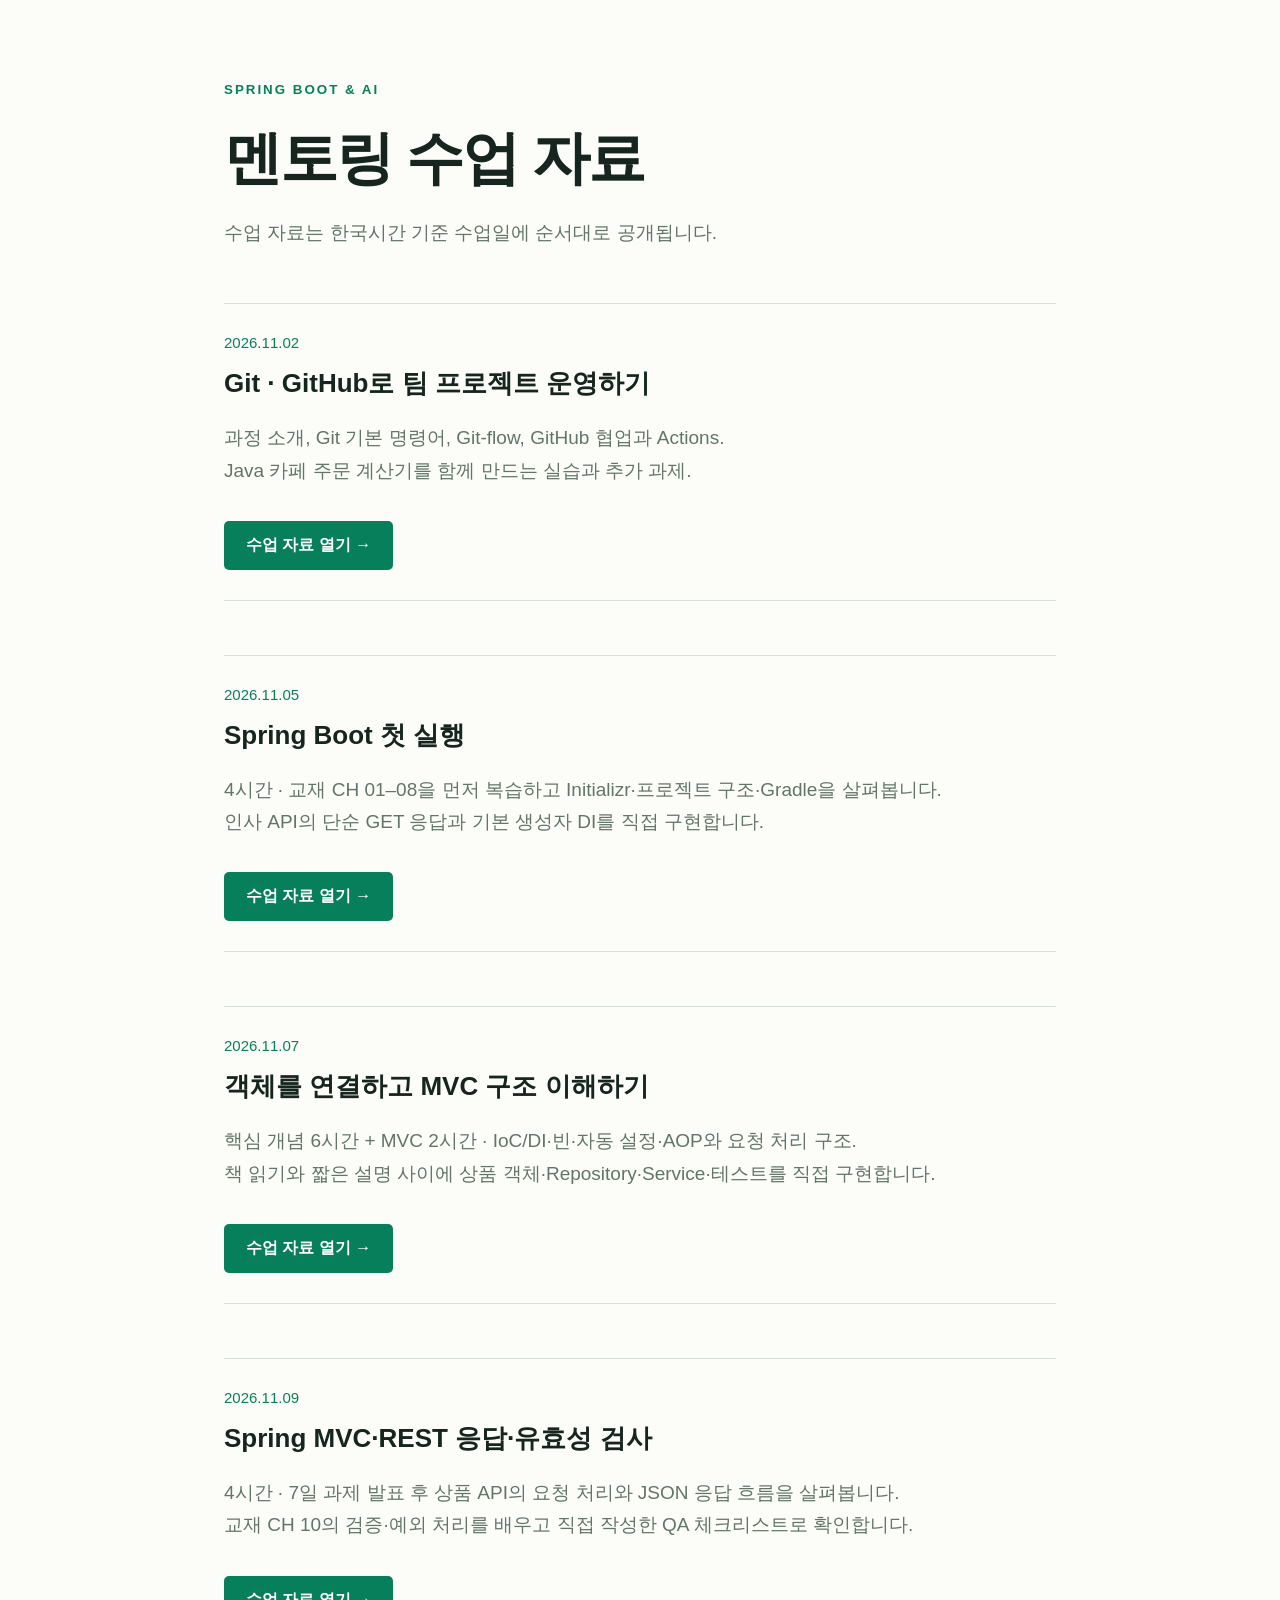
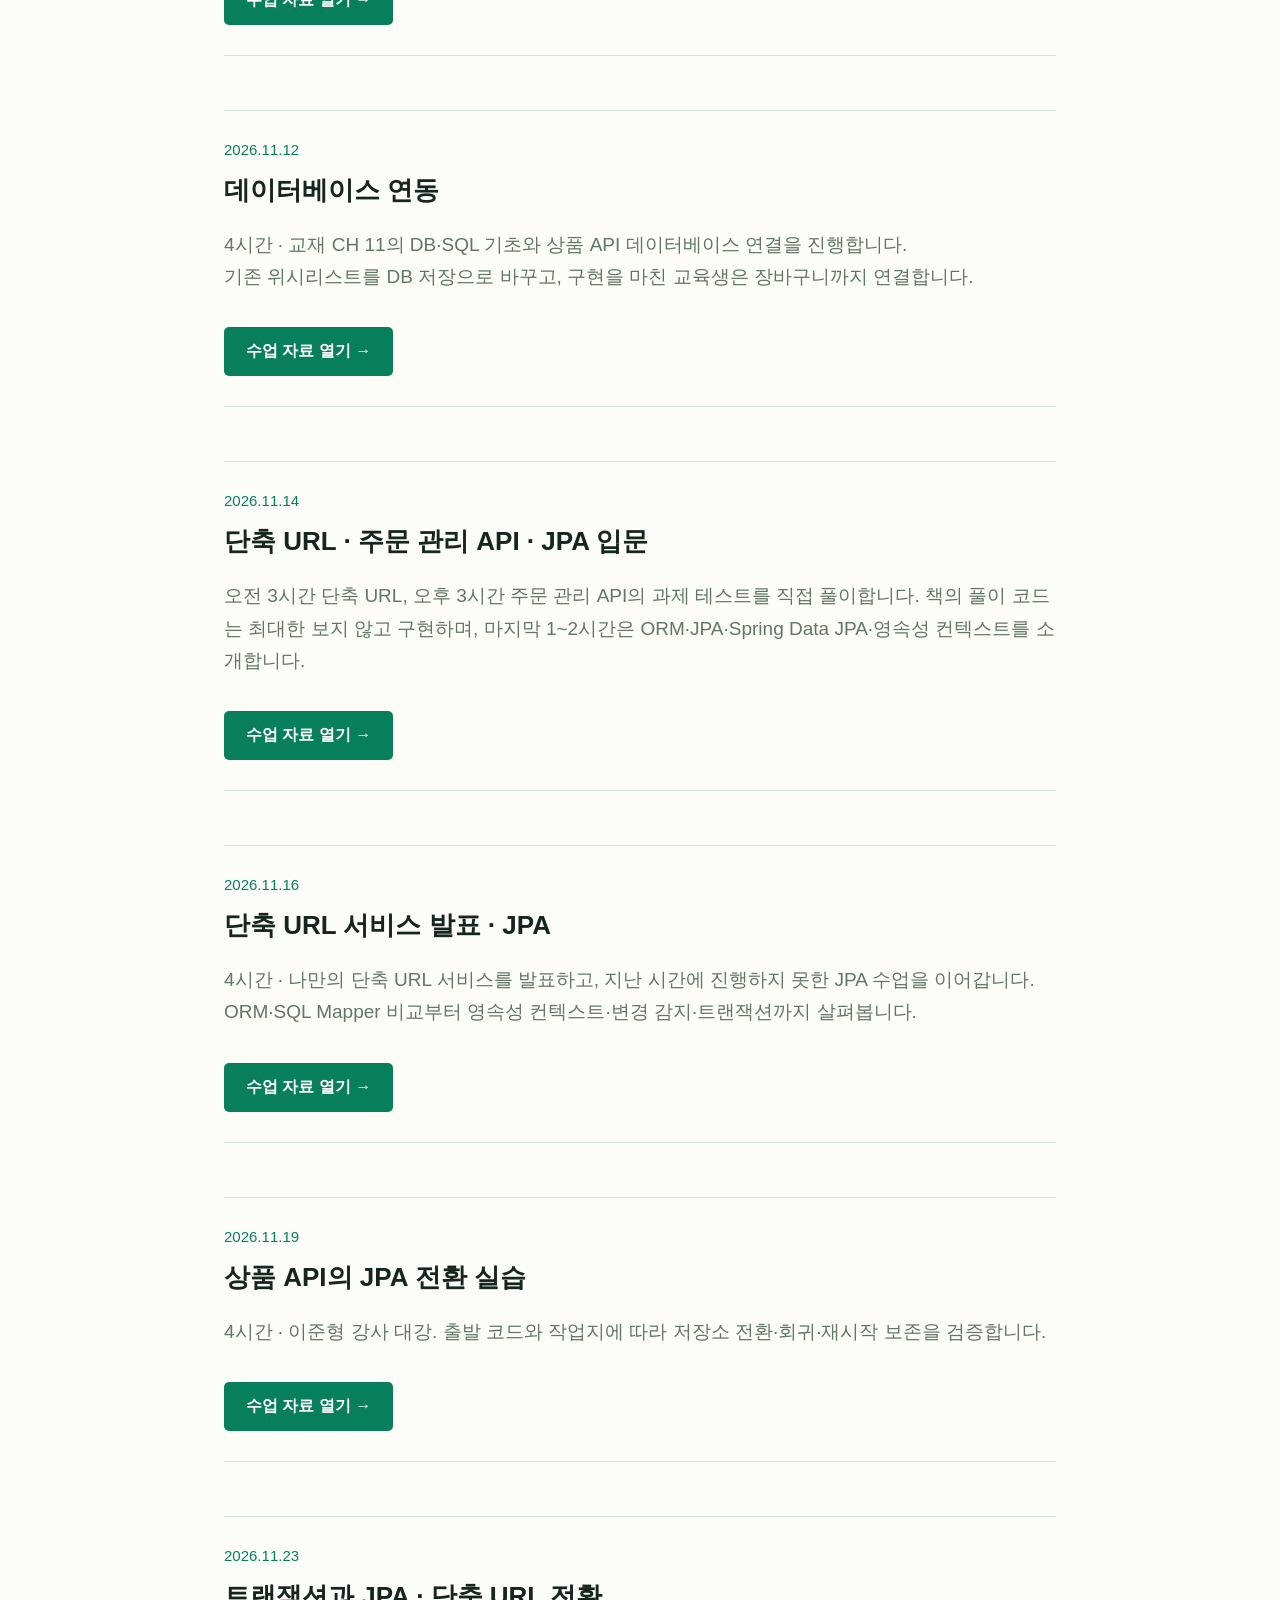
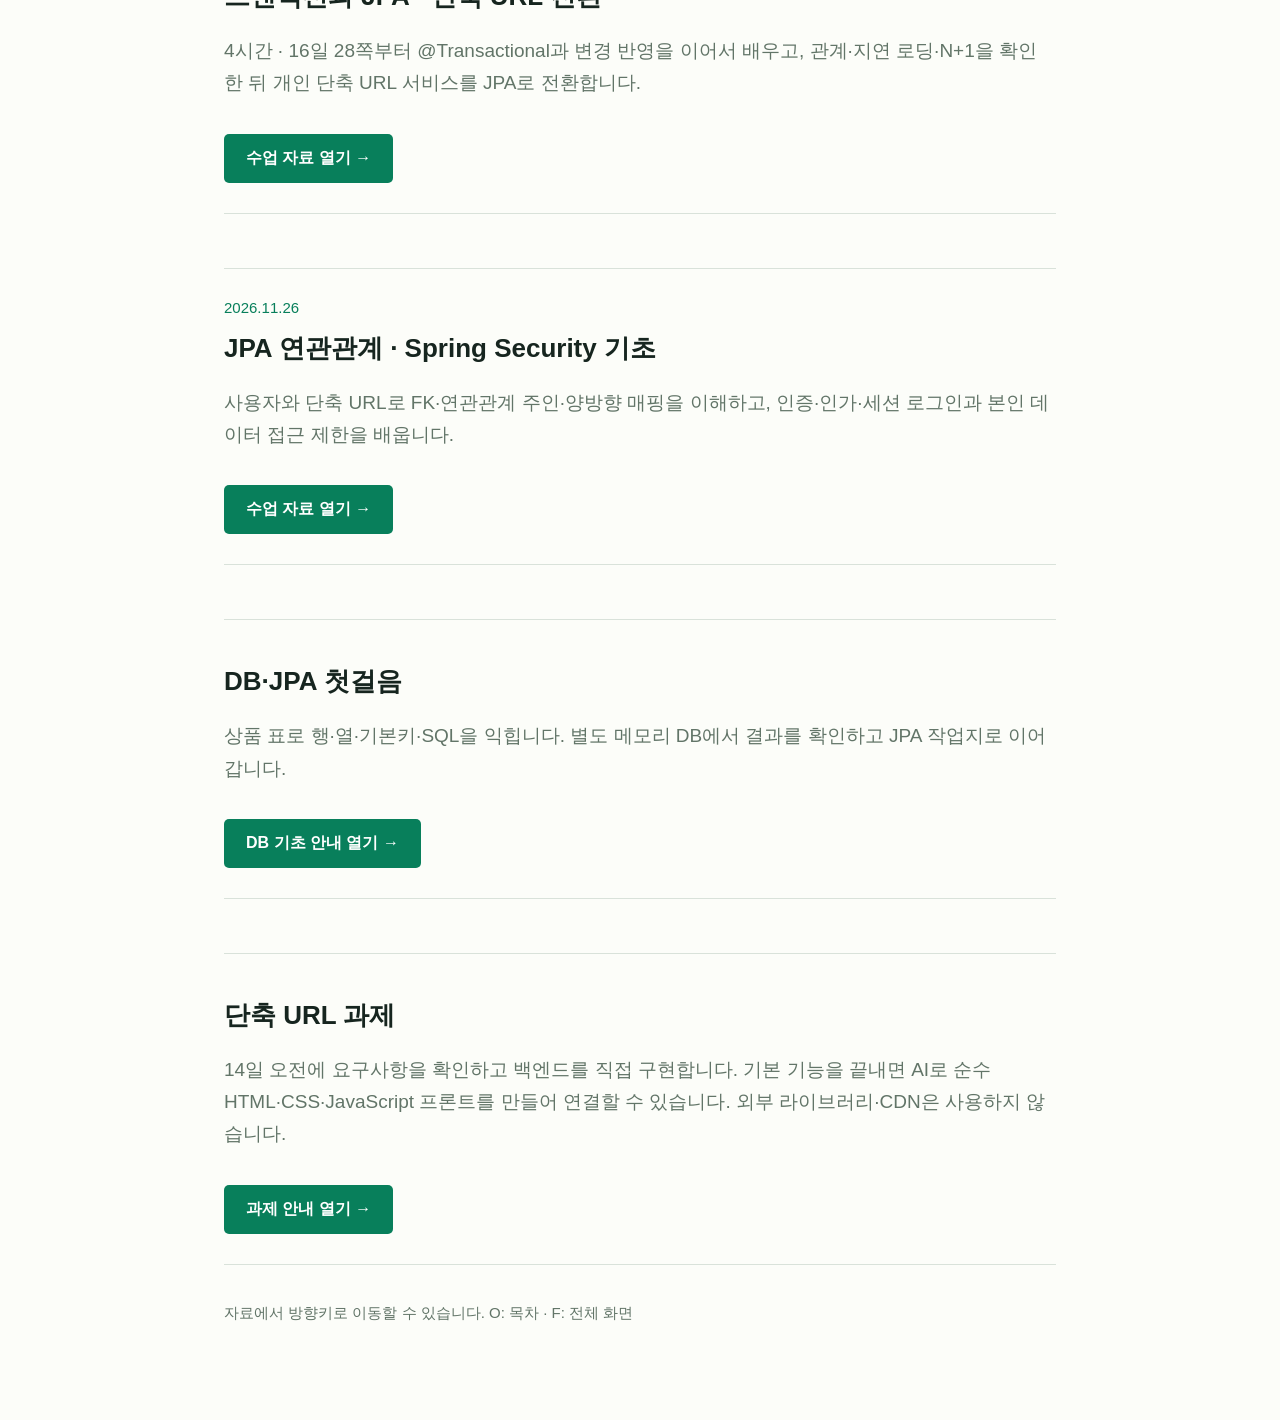
<file: index.html>
<!doctype html>
<html lang="ko">
<head>
<meta charset="utf-8">
<meta name="viewport" content="width=device-width, initial-scale=1">
<title>멘토링 수업 자료</title>
<style>
*{box-sizing:border-box}[hidden]{display:none!important}body{margin:0;background:#fcfdf9;color:#16251f;font-family:-apple-system,BlinkMacSystemFont,"Apple SD Gothic Neo","Malgun Gothic",sans-serif}main{max-width:880px;margin:0 auto;padding:80px 24px}small{color:#087f5b;letter-spacing:2px;font-weight:700}h1{font-size:clamp(36px,6vw,58px);letter-spacing:-2px;margin:22px 0 16px}p{font-size:19px;line-height:1.7;color:#627568}section{margin-top:54px;border-top:1px solid #d9e2da;border-bottom:1px solid #d9e2da;padding:30px 0}time{font-size:15px;color:#087f5b}h2{font-size:26px;line-height:1.5;margin:12px 0}a{color:#087f5b;text-decoration:none}a:hover{text-decoration:underline}.open{display:inline-block;margin-top:15px;background:#087f5b;color:white;padding:14px 22px;border-radius:5px;font-weight:600}.hint{font-size:15px;margin-top:35px}a:focus-visible{outline:3px solid #8bc1f7;outline-offset:5px}
</style>
<script src="./release-schedule.js" defer></script>
</head>
<body>
<main>
<small>SPRING BOOT &amp; AI</small>
<h1>멘토링 수업 자료</h1>
<p>수업 자료는 한국시간 기준 수업일에 순서대로 공개됩니다.</p>
<section hidden data-published="true" data-release-date="2026-11-02">
<time datetime="2026-11-02">2026.11.02</time>
<h2>Git · GitHub로 팀 프로젝트 운영하기</h2>
<p>과정 소개, Git 기본 명령어, Git-flow, GitHub 협업과 Actions.<br>Java 카페 주문 계산기를 함께 만드는 실습과 추가 과제.</p>
<a class="open" href="./2026-11-02/">수업 자료 열기 →</a>
</section>
<section hidden data-published="true" data-release-date="2026-11-05">
<time datetime="2026-11-05">2026.11.05</time>
<h2>Spring Boot 첫 실행</h2>
<p>4시간 · 교재 CH 01–08을 먼저 복습하고 Initializr·프로젝트 구조·Gradle을 살펴봅니다.<br>인사 API의 단순 GET 응답과 기본 생성자 DI를 직접 구현합니다.</p>
<a class="open" href="./2026-11-05/">수업 자료 열기 →</a>
</section>
<section hidden data-published="true" data-release-date="2026-11-07">
<time datetime="2026-11-07">2026.11.07</time>
<h2>객체를 연결하고 MVC 구조 이해하기</h2>
<p>핵심 개념 6시간 + MVC 2시간 · IoC/DI·빈·자동 설정·AOP와 요청 처리 구조.<br>책 읽기와 짧은 설명 사이에 상품 객체·Repository·Service·테스트를 직접 구현합니다.</p>
<a class="open" href="./2026-11-07/">수업 자료 열기 →</a>
</section>
<section hidden data-published="true" data-release-date="2026-11-09">
<time datetime="2026-11-09">2026.11.09</time>
<h2>Spring MVC·REST 응답·유효성 검사</h2>
<p>4시간 · 7일 과제 발표 후 상품 API의 요청 처리와 JSON 응답 흐름을 살펴봅니다.<br>교재 CH 10의 검증·예외 처리를 배우고 직접 작성한 QA 체크리스트로 확인합니다.</p>
<a class="open" href="./2026-11-09/">수업 자료 열기 →</a>
</section>
<section hidden data-published="true" data-release-date="2026-11-12">
<time datetime="2026-11-12">2026.11.12</time>
<h2>데이터베이스 연동</h2>
<p>4시간 · 교재 CH 11의 DB·SQL 기초와 상품 API 데이터베이스 연결을 진행합니다.<br>기존 위시리스트를 DB 저장으로 바꾸고, 구현을 마친 교육생은 장바구니까지 연결합니다.</p>
<a class="open" href="./2026-11-12/">수업 자료 열기 →</a>
</section>
<section hidden data-published="true" data-release-date="2026-11-14"><time datetime="2026-11-14">2026.11.14</time><h2>단축 URL · 주문 관리 API · JPA 입문</h2><p>오전 3시간 단축 URL, 오후 3시간 주문 관리 API의 과제 테스트를 직접 풀이합니다. 책의 풀이 코드는 최대한 보지 않고 구현하며, 마지막 1~2시간은 ORM·JPA·Spring Data JPA·영속성 컨텍스트를 소개합니다.</p><a class="open" href="./2026-11-14/">수업 자료 열기 →</a></section>
<section hidden data-published="true" data-release-date="2026-11-16"><time datetime="2026-11-16">2026.11.16</time><h2>단축 URL 서비스 발표 · JPA</h2><p>4시간 · 나만의 단축 URL 서비스를 발표하고, 지난 시간에 진행하지 못한 JPA 수업을 이어갑니다. ORM·SQL Mapper 비교부터 영속성 컨텍스트·변경 감지·트랜잭션까지 살펴봅니다.</p><a class="open" href="./2026-11-16/">수업 자료 열기 →</a></section>
<section hidden data-published="true" data-release-date="2026-11-19"><time datetime="2026-11-19">2026.11.19</time><h2>상품 API의 JPA 전환 실습</h2><p>4시간 · 이준형 강사 대강. 출발 코드와 작업지에 따라 저장소 전환·회귀·재시작 보존을 검증합니다.</p><a class="open" href="./2026-11-19/">수업 자료 열기 →</a></section>
<section hidden data-published="true" data-release-date="2026-11-23"><time datetime="2026-11-23">2026.11.23</time><h2>트랜잭션과 JPA · 단축 URL 전환</h2><p>4시간 · 16일 28쪽부터 @Transactional과 변경 반영을 이어서 배우고, 관계·지연 로딩·N+1을 확인한 뒤 개인 단축 URL 서비스를 JPA로 전환합니다.</p><a class="open" href="./2026-11-23/">수업 자료 열기 →</a></section>
<section hidden data-published="true" data-release-date="2026-11-26"><time datetime="2026-11-26">2026.11.26</time><h2>JPA 연관관계 · Spring Security 기초</h2><p>사용자와 단축 URL로 FK·연관관계 주인·양방향 매핑을 이해하고, 인증·인가·세션 로그인과 본인 데이터 접근 제한을 배웁니다.</p><a class="open" href="./2026-11-26/">수업 자료 열기 →</a></section>
<section hidden data-published="true" data-release-date="2026-11-12"><h2>DB·JPA 첫걸음</h2><p>상품 표로 행·열·기본키·SQL을 익힙니다. 별도 메모리 DB에서 결과를 확인하고 JPA 작업지로 이어갑니다.</p><a class="open" href="./shared/db-basics/">DB 기초 안내 열기 →</a></section>
<section hidden data-published="true" data-release-date="2026-11-12"><h2>단축 URL 과제</h2><p>14일 오전에 요구사항을 확인하고 백엔드를 직접 구현합니다. 기본 기능을 끝내면 AI로 순수 HTML·CSS·JavaScript 프론트를 만들어 연결할 수 있습니다. 외부 라이브러리·CDN은 사용하지 않습니다.</p><a class="open" href="./assignments/short-url/">과제 안내 열기 →</a></section>
<p id="release-status" role="status" hidden>아직 공개된 자료가 없습니다. 수업일에 다시 확인해 주세요.</p>
<noscript><p>자료 목록을 보려면 브라우저에서 JavaScript를 켜 주세요.</p></noscript>
<p class="hint">자료에서 방향키로 이동할 수 있습니다. O: 목차 · F: 전체 화면</p>
</main>
</body>
</html>
</file>
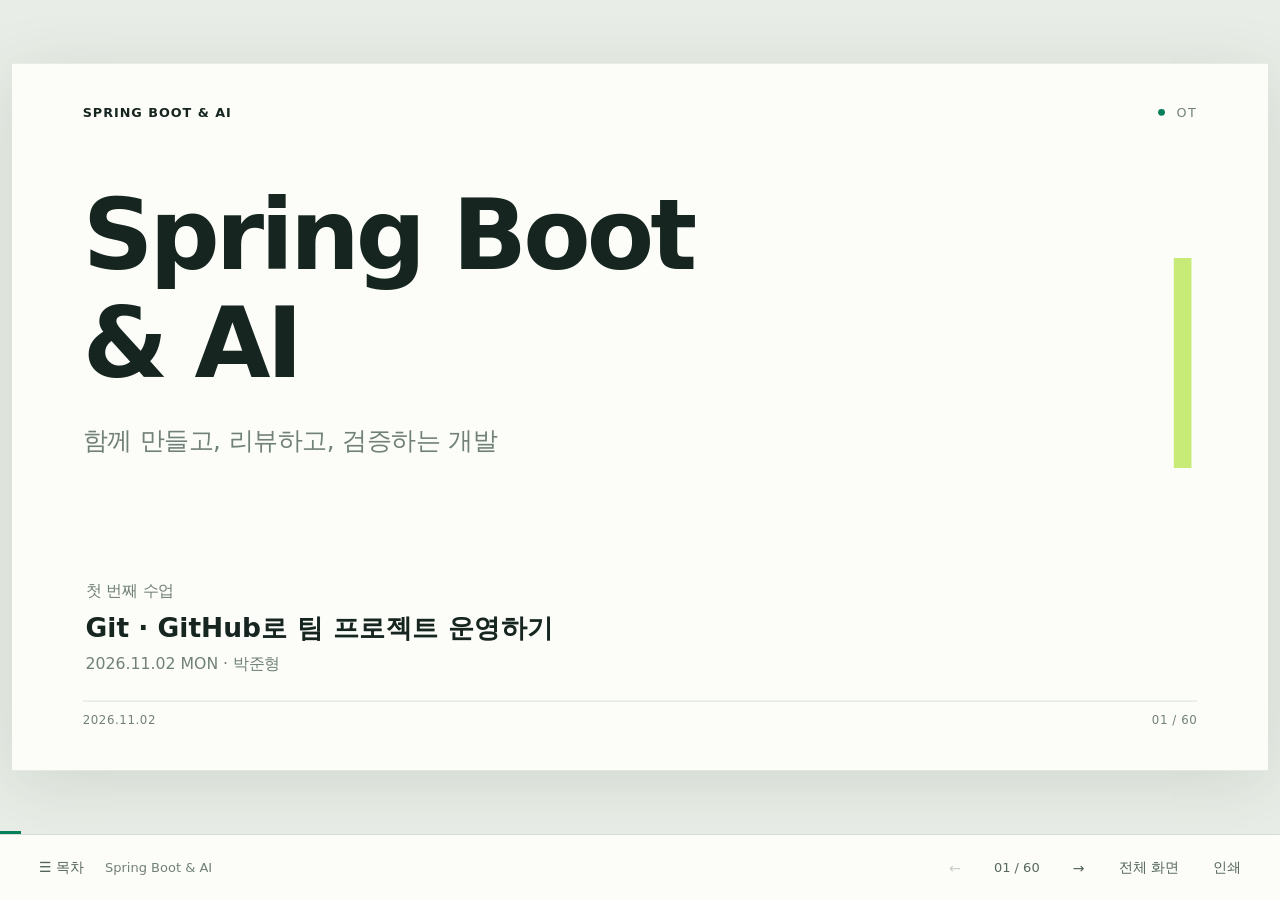
<file: 2026-11-02/index.html>
<!doctype html><html lang="ko"><head><meta charset="utf-8"><meta name="viewport" content="width=device-width, initial-scale=1"><title>Spring Boot & AI · 첫 수업 · GitHub 협업</title><style>
:root{--ink:#16251f;--muted:#718078;--green:#087f5b;--light:#edf5ee;--line:#d9e2da;--paper:#fcfdf9;--accent:#c8eb78}*{box-sizing:border-box}body{margin:0;background:#e9ede7;color:var(--ink);font-family:Inter,"Pretendard","Apple SD Gothic Neo","Malgun Gothic",system-ui,sans-serif}button,a{font:inherit}button{cursor:pointer}button:focus-visible,a:focus-visible{outline:3px solid #8bc1f7;outline-offset:4px}button{border:0}#workspace{height:calc(100dvh - 66px);position:relative;overflow:hidden;display:flex;align-items:center;justify-content:center}#stage{width:1280px;height:720px;position:absolute;transform-origin:center center;flex-shrink:0;box-shadow:0 12px 65px #243a2521}.slide{position:absolute;inset:0;background:var(--paper);padding:42px 72px 46px;display:none;overflow:hidden}.slide.active{display:flex;flex-direction:column}.topline{display:flex;align-items:center;justify-content:space-between;font-size:13px;letter-spacing:1.6px;color:var(--muted);text-transform:uppercase}.topline .brand{font-weight:750;color:var(--ink);letter-spacing:1px}.chapter-tag{display:flex;gap:12px;align-items:center}.chapter-tag:before{content:"";height:7px;width:7px;background:var(--green);border-radius:50%}h1{font-size:46px;line-height:1.28;letter-spacing:-1.8px;margin:40px 0 0;font-weight:760;word-break:keep-all}h3{font-size:29px;line-height:1.4;letter-spacing:-.7px;margin:13px 0 13px;word-break:keep-all}p{font-size:23px;line-height:1.65;letter-spacing:-.4px;margin:12px 0;word-break:keep-all}b,strong{font-weight:720}.subtitle{font-size:23px;color:var(--muted);margin:15px 0 0;line-height:1.55;word-break:keep-all}.content{flex:1;min-height:0;margin-top:32px;position:relative;display:flex;flex-direction:column;justify-content:center;gap:22px}.foot{height:25px;margin-top:20px;padding-top:14px;border-top:1px solid var(--line);display:flex;justify-content:space-between;align-items:center;color:var(--muted);font-size:12px;letter-spacing:.6px}.cols{display:flex;gap:44px;width:100%}.col{flex:1;min-width:0;padding:9px 0}.col+.col{border-left:1px solid var(--line);padding-left:35px}.eyebrow{color:var(--green);font-size:15px;font-weight:750;letter-spacing:1.2px;margin:0 0 12px}.col p{font-size:22px;color:#526359}.callout{font-size:22px;line-height:1.6;background:var(--light);border-left:4px solid var(--green);padding:16px 22px;word-break:keep-all;margin-top:8px}.callout code{font-size:19px}pre{margin:0;background:#172c25;border-radius:7px;padding:22px 26px;color:#e4f1e8;font:20px/1.7 "SFMono-Regular",Consolas,"Liberation Mono",monospace;white-space:pre-wrap;overflow-wrap:anywhere;tab-size:2}code{font-family:"SFMono-Regular",Consolas,"Liberation Mono",monospace;font-size:.9em}.cols pre{font-size:16.5px;padding:22px 19px;line-height:1.85}.path{font-size:19px;color:var(--green);padding-bottom:13px;border-bottom:1px solid var(--line)}.steps{list-style:none;padding:0;margin:0;display:flex;flex-direction:column;gap:19px}.steps li{display:flex;align-items:flex-start;gap:22px;font-size:23px;line-height:1.55;word-break:keep-all}.steps li>span{font-size:17px;font-weight:750;color:var(--green);line-height:2.1;min-width:30px}.steps p{font-size:20px;color:var(--muted);margin:2px 0}.section{background:#163c2c;color:#f4f9ed}.section h1{position:absolute;left:72px;top:288px;font-size:62px;letter-spacing:-2px}.section .subtitle{position:absolute;top:386px;left:72px;color:#bfd2c0;font-size:27px}.section .topline,.section .topline .brand,.section .foot{color:#c2d6c5}.section .foot{border-color:#466151}.section .content{position:static}.section-number{position:absolute;right:80px;top:132px;font-size:252px;font-weight:700;color:#2d5740;letter-spacing:-18px;line-height:1}.section .foot{position:absolute;bottom:40px;left:72px;right:72px}.cover h1{font-size:100px;line-height:1.1;letter-spacing:-4px;margin-top:63px}.cover .subtitle{font-size:25px;margin-top:26px}.cover .content{position:static;flex:1}.cover-bottom{display:flex;flex-direction:column;gap:9px;position:absolute;bottom:97px;left:75px}.cover-bottom strong{font-size:27px}.cover-bottom span{font-size:16px;color:var(--muted)}.cover:after{content:"";width:18px;height:214px;background:var(--accent);position:absolute;right:78px;top:198px}.cover .foot{margin-top:auto}.profile{display:flex;gap:95px;align-items:center}.name{font-size:64px;font-weight:750;letter-spacing:-2px}.name span{display:block;font-size:23px;color:var(--muted);margin-top:15px;letter-spacing:0}.profile-lines{flex:1}.profile-lines p{border-bottom:1px solid var(--line);padding:15px 0;margin:0}.profile-lines b{display:block;font-size:26px}.profile-lines span{display:block;font-size:21px;color:var(--muted);margin-top:3px}.intro-grid{display:grid;grid-template-columns:1fr 1fr;column-gap:80px;row-gap:30px}.intro-grid em{font-size:17px;color:var(--green);font-style:normal;font-weight:750}.intro-grid h3{margin:7px 0}.intro-grid p{color:var(--muted);font-size:21px;margin-top:6px}.question{font-size:51px;line-height:1.6;font-weight:750;letter-spacing:-1.8px}.question span{color:var(--green)}.question.compact{font-size:49px}.inline-list{display:flex;gap:30px;margin-top:27px;font-size:21px;color:#617267}.inline-list span{border-bottom:2px solid #b8d29c;padding-bottom:7px}.journey{display:grid;grid-template-columns:repeat(4,1fr);gap:28px}.journey div{border-top:3px solid var(--green);padding-top:22px}.journey small{font-size:18px;color:var(--green)}.journey h3{font-size:28px}.journey p{font-size:19px;color:var(--muted)}.schedule{display:flex;flex-direction:column}.schedule>div{display:grid;grid-template-columns:135px 330px 1fr;align-items:center;border-top:1px solid var(--line);padding:17px 0;gap:20px}.schedule time{font-size:21px;color:var(--green);font-weight:700}.schedule strong{font-size:24px}.schedule span{font-size:19px;color:#66776c}.outcomes{display:grid;grid-template-columns:1fr 1fr;gap:35px 80px}.outcomes div{border-bottom:1px solid var(--line);padding-bottom:25px}.outcomes b{display:block;font-size:34px;color:var(--green)}.outcomes span{font-size:24px;display:block;margin-top:10px}.flow{display:flex;align-items:center;gap:15px}.flow>div{background:var(--light);padding:23px 18px;flex:1;min-width:0}.flow small,.flow b,.flow code{display:block}.flow small{font-size:16px;color:var(--green);margin-bottom:10px}.flow b{font-size:23px}.flow code{font-size:15px;margin-top:16px}.flow i{font-style:normal;color:var(--muted);font-size:17px}.example-label{font-size:19px;margin-bottom:16px;color:var(--green);font-weight:700}.muted{color:var(--muted)}.work-cycle{display:flex;gap:22px}.work-cycle>div{flex:1;border-top:2px solid var(--green);padding-top:22px}.work-cycle em{display:block;font-size:16px;font-style:normal;color:var(--green)}.work-cycle b{font-size:29px;display:block;margin-top:16px}.work-cycle span{font-size:20px;color:var(--muted);display:block;margin-top:10px}.mock{border:1px solid #d5dfd5;border-radius:9px;overflow:hidden}.mock-bar{background:#edf1eb;padding:13px 23px;font-size:16px;font-weight:700;display:flex;justify-content:space-between}.mock-bar span{color:var(--muted);font-weight:400;font-size:14px}.mock-content{padding:25px 31px}.mock-content h3{margin:10px 0}.mock-content p{font-size:21px;margin:8px 0}.mock-content>b{font-size:21px}.mock-content .eyebrow{margin-bottom:3px}.divider{height:1px;background:var(--line);margin:18px 0}.board{display:flex;gap:22px}.board>div{flex:1;background:#f0f3ed;border-radius:8px;padding:20px;min-height:250px}.board h4{margin:0 0 24px;font-size:22px}.board h4 span{font-size:15px;color:var(--muted);margin-left:10px}.board article{padding:19px;background:white;border:1px solid var(--line);border-radius:6px}.board small{font-size:14px;color:var(--green)}.board b{font-size:22px;display:block;line-height:1.5;margin-top:14px}.board p{font-size:17px;color:var(--muted);margin-bottom:0}.branch-svg{width:100%;height:275px}.line-main{stroke:#8a9b8f;stroke-width:4;fill:none}.line-feature{stroke:var(--green);stroke-width:4;fill:none}.nodes circle{fill:#8a9b8f}.feature-nodes circle{fill:var(--green)}.branch-svg text{font-size:26px;fill:var(--ink);font-family:inherit}.branch-svg .small-svg{font-size:18px;fill:var(--muted)}.gitflow{display:flex;flex-direction:column;gap:16px}.gitflow>div{display:flex;align-items:center;font-size:24px;gap:35px}.gitflow code{width:245px;color:var(--green);font-weight:700}.gitflow span{color:#586a5d}.pr-compare{display:flex;align-items:center;justify-content:space-between;border-block:1px solid var(--line);padding:25px 0}.pr-compare>div{flex:1}.pr-compare>div:last-child{text-align:right}.pr-compare small{font-size:17px;color:var(--muted);display:block}.pr-compare b{font-size:32px;display:block;margin-top:13px;color:var(--green)}.pr-compare>span{font-size:38px;color:var(--muted)}.pr-text{display:grid;grid-template-columns:1fr 1fr 1fr;gap:30px;margin:20px 0}.pr-text b{font-size:20px;color:var(--green)}.pr-text p{font-size:19px}.tabs-demo{display:flex;gap:40px;border-bottom:2px solid var(--line);padding:0 0 20px;font-size:25px}.tabs-demo b:last-child{color:var(--green)}.tab-explain{display:flex;gap:25px}.tab-explain>div{flex:1}.tab-explain strong{font-size:20px}.tab-explain p{font-size:21px;color:var(--muted)}.review-list{display:flex;flex-direction:column}.review-list>div{display:flex;border-bottom:1px solid var(--line);padding:22px 0;gap:55px}.review-list b{font-size:25px;width:145px;color:var(--green)}.review-list span{font-size:24px}.review-comments{display:flex;flex-direction:column;gap:22px}.review-comments>div{padding-left:25px;border-left:3px solid var(--line)}.review-comments>div:last-child{border-color:var(--green)}.review-comments small{font-size:16px;color:var(--muted)}.review-comments p{margin:8px 0;font-size:25px}.checks p{font-size:29px;line-height:1.75}.conflict-split{display:grid;grid-template-columns:1fr 1fr;gap:25px}.conflict-split>div{border-left:3px solid var(--green);padding-left:23px}.conflict-split>div:first-child{grid-column:1/-1;border-color:var(--line)}.conflict-split small{font-size:18px;color:var(--muted)}.conflict-split p{font-size:29px}.final-sentence{font-size:34px;line-height:1.6;padding:28px;background:var(--light);word-break:keep-all}.final-sentence b{color:var(--green)}.wiki-page{border-left:3px solid var(--green);padding:10px 32px}.wiki-page small{font-size:17px;color:var(--muted)}.wiki-page>div{margin-top:22px}.wiki-page b{font-size:23px}.wiki-page p{font-size:22px;color:#586a5d;margin-top:5px}.actions-flow{display:flex;align-items:center;gap:28px;padding:25px 0}.actions-flow>div{flex:1}.actions-flow small{font-size:18px;color:var(--muted)}.actions-flow b{display:block;font-size:33px;color:var(--green);margin-top:12px}.actions-flow>span{font-size:35px;color:#a5b2a5}.log{border-radius:7px;background:#172c25;padding:25px 28px;color:#e4f1e8}.log>div{font-size:17px;color:#9bb4a4;border-bottom:1px solid #476052;padding-bottom:17px}.log p{font-size:24px}.log code{font-size:20px}.fail{color:#ff9d8a}.lab-goal strong{font-size:40px;letter-spacing:-1px}.lab-goal p{font-size:28px;line-height:1.8;margin-top:25px}.ready p,.completion p{font-size:28px;line-height:1.6}.download{background:var(--green);color:white;padding:17px 25px;border-radius:6px;font-size:21px;align-self:flex-start}.original{padding:14px 0 24px;border-bottom:1px solid var(--line)}.original small{display:block;font-size:18px;color:var(--muted);margin-bottom:16px}.original code{font-size:27px}.help-table{border-collapse:collapse;width:100%;font-size:22px}.help-table th{text-align:left;color:var(--green);font-weight:700;padding:15px 0}.help-table td{border-top:1px solid var(--line);padding:18px 0}.help-table td:first-child{width:350px;font-weight:650}.help-table td:last-child{color:#586a5d}.closing{background:#e8f1df}.next-date{font-size:34px;color:var(--green);font-weight:700}.next-date span{font-size:20px;font-weight:400;margin-left:15px}.next-title{font-size:58px;font-weight:750;letter-spacing:-2px;line-height:1.4}.next-sub{color:#67795b;font-size:25px}.references{display:grid;grid-template-columns:1fr 1fr;gap:20px 50px}.references a{text-decoration:none;color:var(--ink);padding:17px 0;border-bottom:1px solid var(--line);position:relative}.references b{display:block;font-size:25px}.references span{display:block;color:var(--muted);font-size:19px;margin-top:7px}.references em{position:absolute;right:5px;top:25px;font-size:25px;color:var(--green);font-style:normal}
#controls{height:66px;background:#fcfdf9;border-top:1px solid #d7dfd4;display:flex;align-items:center;justify-content:space-between;padding:0 26px;gap:15px}#controls .left,#controls .right{display:flex;align-items:center;gap:8px}#controls button{background:transparent;color:#526358;border-radius:5px;padding:10px 13px;font-size:14px}#controls button:hover{background:#e8f0e3}#controls button:disabled{opacity:.3;cursor:default}#counter{font-size:13px;font-variant-numeric:tabular-nums;min-width:70px;text-align:center;color:#57685d}#progress{position:fixed;left:0;bottom:66px;height:3px;background:var(--green);z-index:4;transition:width .18s}#current-title{font-size:13px;color:var(--muted);max-width:43vw;white-space:nowrap;overflow:hidden;text-overflow:ellipsis}.overlay{position:fixed;inset:0;background:#10291dc9;z-index:20;display:none;align-items:center;justify-content:center;padding:35px}.overlay.open{display:flex}.panel{background:var(--paper);border-radius:12px;max-width:1040px;width:100%;max-height:90dvh;display:flex;flex-direction:column;padding:30px}.panel-header{display:flex;justify-content:space-between;align-items:center;margin-bottom:18px}.panel-header h2{margin:0;font-size:25px}.close{background:#edf2e8;border-radius:5px;padding:9px 15px;color:var(--ink)}#toc-search{font-size:17px;border:1px solid var(--line);padding:12px 15px;border-radius:6px;margin-bottom:18px;background:white}#toc-list{overflow:auto;display:grid;grid-template-columns:1fr 1fr;gap:6px 25px}.toc-item{background:transparent;text-align:left;border-bottom:1px solid var(--line);padding:14px 5px;display:flex;align-items:center;gap:15px;color:var(--ink)}.toc-item:hover,.toc-item.selected{background:var(--light)}.toc-item small{width:30px;color:var(--green);font-size:13px}.toc-item b{font-size:16px;font-weight:600}.toc-item span{font-size:11px;color:var(--muted);display:block;margin-top:3px}.note-panel{max-width:850px}.note-hint{font-size:14px;color:var(--muted);margin:0 0 15px}#note-source{white-space:pre-wrap;font-size:18px;line-height:1.8;overflow:auto;max-height:240px;color:#344d3d}#note-source a{color:var(--green)}#personal-note{width:100%;min-height:120px;border:1px solid var(--line);border-radius:6px;resize:vertical;padding:13px;font:17px/1.6 inherit;color:var(--ink);background:white;margin-top:10px}#blackout{display:none;position:fixed;inset:0;background:#000;z-index:40;cursor:pointer}#blackout.open{display:block}.toast{position:fixed;bottom:85px;left:50%;transform:translateX(-50%);background:#163c2c;color:white;border-radius:6px;padding:12px 20px;z-index:50;font-size:15px;display:none}#print-all{display:none}@media(max-width:650px){#controls{padding:0 8px}#controls button{padding:10px 8px;font-size:12px}#current-title,.optional{display:none!important}.overlay{padding:12px}.panel{padding:18px}#toc-list{grid-template-columns:1fr}#counter{min-width:57px}}@media print{@page{size:1280px 720px;margin:0}html,body{background:white}#controls,#progress,.overlay,#blackout,.toast{display:none!important}#workspace{height:auto;overflow:visible;display:block}#stage{width:auto;height:auto;position:static;transform:none!important;box-shadow:none}.slide{position:relative;display:flex!important;width:1280px;height:720px;break-after:page;page-break-after:always;print-color-adjust:exact;-webkit-print-color-adjust:exact}.slide:last-child{break-after:auto}.download{display:none}}

body.editing #stage .slide.active [contenteditable="true"]{outline:2px dashed #80a989;outline-offset:8px;cursor:text;caret-color:#087f5b}
body.editing #stage .slide.active [contenteditable="true"]:focus{outline:2px solid #087f5b;background-color:#f2f8ea70}
body.editing #current-title{display:none}#edit-button[aria-pressed="true"]{background:#087f5b!important;color:white!important}#save-html{font-weight:700;color:#087f5b!important}
#edit-banner{display:none;position:fixed;top:10px;left:50%;transform:translateX(-50%);z-index:7;background:#163c2c;color:#fff;padding:9px 18px;border-radius:6px;font-size:13px;box-shadow:0 2px 12px #0002;max-width:95vw;white-space:nowrap}body.editing #edit-banner{display:block}
@media(max-width:650px){body.editing #controls .optional,#fullscreen{display:none}#controls{gap:3px}#controls .right,#controls .left{gap:1px}#controls button{padding:10px 6px}#edit-banner{font-size:11px;padding:8px 10px}}
@media print{#edit-banner{display:none!important}[contenteditable]{outline:none!important;background-color:transparent!important}}

.command-table td:first-child{width:auto;min-width:245px}.command-table th{font-size:20px}.command-table td{font-size:21px;padding:16px 0}.command-table td code{font-size:19px}.command-table th:not(:first-child),.command-table td:not(:first-child){padding-left:30px}
.fetch-state{display:flex;gap:32px}.fetch-state>div{flex:1;padding-top:18px;border-top:2px solid var(--green)}.fetch-state small{font-size:18px;color:var(--muted)}.fetch-state strong{display:block;font-size:30px;margin-top:17px;color:var(--green)}.fetch-state p{font-size:20px;color:var(--muted)}
.fetch-state .commitline{display:flex;align-items:center;gap:0}.commitline span{display:flex;align-items:center;justify-content:center;border:2px solid var(--green);border-radius:50%;width:48px;height:48px;font-size:22px}.commitline i{height:2px;width:28px;background:var(--green)}
</style></head><body data-deck-revision="commands-v2"><main id="workspace" aria-label="강의 슬라이드"><div id="stage"><section data-slide-id="slide-0" data-legacy-index="0" class="slide cover active" data-index="0" aria-label="Spring Boot &amp; AI" aria-hidden="false"><div class="topline"><span class="brand">SPRING BOOT & AI</span><span class="chapter-tag">OT</span></div><h1>Spring Boot<br>& AI</h1><div class="subtitle">함께 만들고, 리뷰하고, 검증하는 개발</div><div class="content"><div class="cover-bottom"><span>첫 번째 수업</span><strong>Git · GitHub로 팀 프로젝트 운영하기</strong><span>2026.11.02 MON · 박준형</span></div></div><footer class="foot"><span>2026.11.02</span><span>01 / 60</span></footer></section><section data-slide-id="slide-1" data-legacy-index="1" class="slide  " data-index="1" aria-label="오늘 함께할 것" aria-hidden="true"><div class="topline"><span class="brand">SPRING BOOT & AI</span><span class="chapter-tag">OT</span></div><h1>오늘 함께할 것</h1><div class="content"><div class="cols"><div class="col"><div class="eyebrow">01</div><h3>서로 알아가기</h3><p>경험과 기대를 나눕니다</p></div><div class="col"><div class="eyebrow">02</div><h3>협업 흐름 살펴보기</h3><p>작업 계획부터 리뷰까지</p></div><div class="col"><div class="eyebrow">03</div><h3>직접 완주하기</h3><p>2~3명이 기능을 나누어 완성합니다</p></div></div></div><footer class="foot"><span>2026.11.02</span><span>02 / 60</span></footer></section><section data-slide-id="slide-2" data-legacy-index="2" class="slide  " data-index="2" aria-label="강사 소개" aria-hidden="true"><div class="topline"><span class="brand">SPRING BOOT & AI</span><span class="chapter-tag">OT</span></div><h1>강사 소개</h1><div class="content"><div class="profile"><div><div class="eyebrow">MENTOR</div><div class="name">박준형</div></div><div class="profile-lines"><p><b>카카오 백엔드 개발자</b><span>서비스 운영과 대규모 데이터 처리</span></p><p><b>Spring 기반 서비스 개발</b><span>레거시 개선 · 관리자 기능 · 배치 운영</span></p><p><b>개발자 멘토링</b><span>개발 경험을 함께 나누고 문제를 풀어갑니다</span></p></div></div></div><footer class="foot"><span>2026.11.02</span><span>03 / 60</span></footer></section><section data-slide-id="slide-4" data-legacy-index="4" class="slide  " data-index="3" aria-label="이제 여러분을 소개해 주세요" aria-hidden="true"><div class="topline"><span class="brand">SPRING BOOT & AI</span><span class="chapter-tag">OT</span></div><h1>이제 여러분을 소개해 주세요</h1><div class="content"><div class="intro-grid"><div><em>01</em><h3>이름과 나는 어떤 사람인가</h3><p>나를 소개할 수 있는 특징이나 관심사는 무엇인가요?</p></div><div><em>02</em><h3>개발&amp;협업 경험</h3><p>어떤 개발과 협업을 경험해 봤나요?</p></div><div><em>03</em><h3>만들고 싶은 것</h3><p>어떤 서비스를 만들어 보고 싶나요?</p></div><div><em>04</em><h3>이번 과정의 기대</h3><p>끝날 때 무엇을 할 수 있으면 좋을까요?</p></div></div></div><footer class="foot"><span>2026.11.02</span><span>04 / 60</span></footer></section><section data-slide-id="slide-6" data-legacy-index="6" class="slide  " data-index="4" aria-label="전체 과정의 흐름" aria-hidden="true"><div class="topline"><span class="brand">SPRING BOOT & AI</span><span class="chapter-tag">OT</span></div><h1>전체 과정의 흐름</h1><div class="content"><div class="journey"><div><small>01</small><h3>함께 개발</h3><p>Git · GitHub</p></div><div><small>02</small><h3>서버 구현</h3><p>Spring · REST API</p></div><div><small>03</small><h3>서비스 기반</h3><p>DB · 인증 · 테스트</p></div><div><small>04</small><h3>AI 제작·검증</h3><p>에이전트 · 결과 검토</p></div></div></div><footer class="foot"><span>2026.11.02</span><span>05 / 60</span></footer></section><section data-slide-id="slide-7" data-legacy-index="7" class="slide  " data-index="5" aria-label="11월 로드맵 ①" aria-hidden="true"><div class="topline"><span class="brand">SPRING BOOT & AI</span><span class="chapter-tag">OT</span></div><h1>11월 로드맵 ①</h1><div class="content"><div class="schedule"><div><time>11.02 월</time><strong>협업의 시작</strong><span>OT · Git · GitHub · PR 리뷰</span></div><div><time>11.05 목</time><strong>Spring Boot 시작</strong><span>프로젝트 구조 · Gradle</span></div><div><time>11.07 토</time><strong>핵심 원리와 웹 구조</strong><span>IoC · DI · AOP · 자동 설정 · MVC</span></div><div><time>11.09 월</time><strong>REST API</strong><span>요청과 응답 · JSON · API 테스트</span></div><div><time>11.12 목</time><strong>첫 서비스 설계</strong><span>REST 실습 · 요구사항 · 도메인</span></div><div><time>11.14 토</time><strong>서비스 구현과 DB</strong><span>CRUD API · 테스트 · JPA 시작</span></div></div></div><footer class="foot"><span>2026.11.02</span><span>06 / 60</span></footer></section><section data-slide-id="slide-8" data-legacy-index="8" class="slide  " data-index="6" aria-label="11월 로드맵 ②" aria-hidden="true"><div class="topline"><span class="brand">SPRING BOOT & AI</span><span class="chapter-tag">OT</span></div><h1>11월 로드맵 ②</h1><div class="content"><div class="schedule"><div><time>11.16 월</time><strong>Spring Data JPA</strong><span>Repository · 쿼리 메서드 · JPQL</span></div><div><time>11.19 목</time><strong>JPA 전환 실습</strong><span>이준형 강사 대강 예정</span></div><div><time>11.23 월</time><strong>JPA 전환 이어서</strong><span>N+1 · 지연 로딩 · 영속성 컨텍스트</span></div><div><time>11.26 목</time><strong>Spring Security</strong><span>로그인 · 암호화 · 접근 제어</span></div><div><time>11.28 토</time><strong>인증·테스트·AI 입문</strong><span>JWT · JUnit · Mockito · AI 테스트 생성</span></div></div></div><footer class="foot"><span>2026.11.02</span><span>07 / 60</span></footer></section><section data-slide-id="slide-9" data-legacy-index="9" class="slide  " data-index="7" aria-label="AI 제작과 검증" aria-hidden="true"><div class="topline"><span class="brand">SPRING BOOT & AI</span><span class="chapter-tag">OT</span></div><h1>AI 제작과 검증</h1><div class="content"><div class="schedule"><div><time>11.28 토</time><strong>AI 에이전트 개요</strong><span>LLM · 프롬프트 · 외부 API · 도구</span></div><div><time>11.30 월</time><strong>빌드 스프린트 ①</strong><span>백엔드 자동화 에이전트 제작</span></div><div><time>12.03 목</time><strong>빌드 스프린트 ②</strong><span>발표 자료 · 기술 문서 · 다이어그램</span></div><div><time>12.05 토</time><strong>산출물 검증과 판단</strong><span>취약점 · 예외 상황 · 환각 확인</span></div></div></div><footer class="foot"><span>2026.11.02</span><span>08 / 60</span></footer></section><section data-slide-id="slide-10" data-legacy-index="10" class="slide  " data-index="8" aria-label="수업은 이렇게 진행합니다" aria-hidden="true"><div class="topline"><span class="brand">SPRING BOOT & AI</span><span class="chapter-tag">OT</span></div><h1>수업은 이렇게 진행합니다</h1><div class="content"><ol class="steps"><li><span>01</span><div><b>개념과 예시</b><p>어떤 문제를 해결하는지 먼저 봅니다</p></div></li><li><span>02</span><div><b>예시</b><p>명령어와 화면의 변화를 함께 봅니다</p></div></li><li><span>03</span><div><b>직접 실습</b><p>작은 미션을 이어서 완성합니다</p></div></li><li><span>04</span><div><b>결과 공유</b><p>판단한 이유와 막혔던 점을 나눕니다</p></div></li></ol></div><footer class="foot"><span>2026.11.02</span><span>09 / 60</span></footer></section><section data-slide-id="slide-12" data-legacy-index="12" class="slide  " data-index="9" aria-label="AI도 함께 사용합니다" aria-hidden="true"><div class="topline"><span class="brand">SPRING BOOT & AI</span><span class="chapter-tag">OT</span></div><h1>AI도 함께 사용합니다</h1><div class="content"><div class="cols"><div class="col"><div class="eyebrow">활용</div><h3>설명 · 초안 · 오류 분석</h3><p>모르는 개념과 에러를 구체적으로 질문</p></div><div class="col"><div class="eyebrow">검증</div><h3>실행 · 비교 · 설명</h3><p>수정한 내용을 본인이 확인하고 설명</p></div></div><div class="callout">AI가 바꾼 내용도 diff로 확인합니다</div></div><footer class="foot"><span>2026.11.02</span><span>10 / 60</span></footer></section><section data-slide-id="slide-14" data-legacy-index="14" class="slide section " data-index="10" aria-label="팀에서 Git 쓰기" aria-hidden="true"><div class="topline"><span class="brand">SPRING BOOT & AI</span><span class="chapter-tag">협업</span></div><h1>팀에서 Git 쓰기</h1><div class="subtitle">변경을 남기고, 나누고, 검토하는 흐름</div><div class="content"><div class="section-number">01</div></div><footer class="foot"><span>2026.11.02</span><span>11 / 60</span></footer></section><section data-slide-id="slide-15" data-legacy-index="15" class="slide  " data-index="11" aria-label="Git과 GitHub" aria-hidden="true"><div class="topline"><span class="brand">SPRING BOOT & AI</span><span class="chapter-tag">협업</span></div><h1>Git과 GitHub</h1><div class="subtitle">commit은 로컬에 기록하고, push는 원격에 전달합니다</div><div class="content"><div class="cols"><div class="col"><div class="eyebrow">내 컴퓨터에서도 사용</div><h3>Git</h3><p>파일의 변경 이력을 관리하는 도구</p></div><div class="col"><div class="eyebrow">웹에서 함께 사용</div><h3>GitHub</h3><p>저장소를 공유하고 협업하는 서비스</p></div></div></div><footer class="foot"><span>2026.11.02</span><span>12 / 60</span></footer></section><section data-slide-id="slide-16" data-legacy-index="16" class="slide  " data-index="12" aria-label="변경이 기록되는 순서" aria-hidden="true"><div class="topline"><span class="brand">SPRING BOOT & AI</span><span class="chapter-tag">협업</span></div><h1>변경이 기록되는 순서</h1><div class="content"><div class="flow"><div><small>수정</small><b>작업 폴더</b><code>git diff</code></div><i>add</i><div><small>선택</small><b>스테이징</b><code>git diff --staged</code></div><i>commit</i><div><small>기록</small><b>로컬 저장소</b><code>git log</code></div><i>push</i><div><small>공유</small><b>원격 저장소</b><code>GitHub</code></div></div><div class="callout"><code>git status</code>로 지금 상태부터 확인합니다</div></div><footer class="foot"><span>2026.11.02</span><span>13 / 60</span></footer></section><section data-slide-id="slide-command-1" data-legacy-index="18" class="slide" data-index="13" aria-label="시작하기 · init과 clone" aria-hidden="true"><div class="topline"><span class="brand">SPRING BOOT &amp; AI</span><span class="chapter-tag">Git 기본</span></div><h1>시작하기 · init과 clone</h1><div class="content"><div class="cols"><div class="col"><div class="eyebrow">새 폴더에서 시작</div><h3>git init</h3><p>현재 폴더를 Git 저장소로 초기화</p><pre><code>git init -b main</code></pre></div><div class="col"><div class="eyebrow">기존 저장소에서 시작</div><h3>git clone</h3><p>원격 저장소와 이력을 내려받기</p><pre><code>git clone 저장소URL</code></pre></div></div></div><footer class="foot"><span>2026.11.02</span><span>14 / 60</span></footer></section><section data-slide-id="slide-command-2" data-legacy-index="19" class="slide" data-index="14" aria-label="확인하기 · status와 diff" aria-hidden="true"><div class="topline"><span class="brand">SPRING BOOT &amp; AI</span><span class="chapter-tag">Git 기본</span></div><h1>확인하기 · status와 diff</h1><div class="subtitle">add 이후의 변경 내용은 git diff --staged로 확인합니다</div><div class="content"><div class="cols"><div class="col"><div class="eyebrow">어떤 파일이 달라졌나요?</div><h3>git status</h3><p>현재 브랜치와 파일 상태 확인</p><pre><code>git status</code></pre></div><div class="col"><div class="eyebrow">어떤 내용이 달라졌나요?</div><h3>git diff</h3><p>아직 스테이징하지 않은 수정 확인</p><pre><code>git diff
git diff --staged</code></pre></div></div></div><footer class="foot"><span>2026.11.02</span><span>15 / 60</span></footer></section><section data-slide-id="slide-command-3" data-legacy-index="20" class="slide" data-index="15" aria-label="기록하고 공유하기" aria-hidden="true"><div class="topline"><span class="brand">SPRING BOOT &amp; AI</span><span class="chapter-tag">Git 기본</span></div><h1>기록하고 공유하기</h1><div class="content"><div class="cols"><div class="col"><div class="eyebrow">01 · 선택</div><h3>add</h3><p>커밋할 파일 내용을 스테이징</p><pre><code>git add TEAM.md</code></pre></div><div class="col"><div class="eyebrow">02 · 기록</div><h3>commit</h3><p>선택한 내용을 로컬 이력에 기록</p><pre><code>git commit -m &quot;리뷰 규칙 수정&quot;</code></pre></div><div class="col"><div class="eyebrow">03 · 공유</div><h3>push</h3><p>로컬 커밋을 원격으로 전달</p><pre><code>git push</code></pre></div></div></div><footer class="foot"><span>2026.11.02</span><span>16 / 60</span></footer></section><section data-slide-id="slide-command-5" data-legacy-index="22" class="slide" data-index="16" aria-label="브랜치 확인과 이동" aria-hidden="true"><div class="topline"><span class="brand">SPRING BOOT &amp; AI</span><span class="chapter-tag">Git 기본</span></div><h1>브랜치 확인과 이동</h1><div class="content"><table class="help-table command-table"><tr><th>명령어</th><th>역할</th></tr><tr><td><code>git branch</code></td><td>로컬 브랜치 목록과 현재 위치 확인</td></tr><tr><td><code>git branch -a</code></td><td>원격 추적 브랜치까지 함께 확인</td></tr><tr><td><code>git switch main</code></td><td>main 브랜치로 이동</td></tr><tr><td><code>git switch -c feature/review</code></td><td>현재 위치에서 새 브랜치를 만들고 이동</td></tr></table></div><footer class="foot"><span>2026.11.02</span><span>17 / 60</span></footer></section><section data-slide-id="slide-command-6" data-legacy-index="23" class="slide" data-index="17" aria-label="origin · main · origin/main" aria-hidden="true"><div class="topline"><span class="brand">SPRING BOOT &amp; AI</span><span class="chapter-tag">Git 기본</span></div><h1>origin · main · origin/main</h1><div class="content"><table class="help-table command-table"><tr><th>이름</th><th>의미</th></tr><tr><td><code>origin</code></td><td>내가 연결한 원격 저장소의 이름</td></tr><tr><td><code>main</code></td><td>내 컴퓨터의 로컬 브랜치</td></tr><tr><td><code>origin/main</code></td><td>마지막으로 가져온 원격 main의 상태</td></tr></table><pre><code>git remote -v
git branch -a</code></pre></div><footer class="foot"><span>2026.11.02</span><span>18 / 60</span></footer></section><section data-slide-id="slide-command-7" data-legacy-index="24" class="slide" data-index="18" aria-label="fetch와 pull의 차이" aria-hidden="true"><div class="topline"><span class="brand">SPRING BOOT &amp; AI</span><span class="chapter-tag">Git 기본</span></div><h1>fetch와 pull의 차이</h1><div class="content"><table class="help-table command-table"><tr><th></th><th>git fetch origin</th><th>git pull</th></tr><tr><td>원격 변경 가져오기</td><td>가져옵니다</td><td>가져옵니다</td></tr><tr><td>현재 브랜치에 반영</td><td>자동으로 합치지 않음</td><td>통합까지 시도</td></tr><tr><td>작업 파일</td><td>보통 그대로 유지</td><td>결과에 따라 변경</td></tr><tr><td>쓰는 상황</td><td>먼저 살펴본 뒤 합치기</td><td>설정한 방식으로 바로 통합</td></tr></table><div class="callout">pull의 통합 방식은 옵션과 설정에 따라 달라집니다</div></div><footer class="foot"><span>2026.11.02</span><span>19 / 60</span></footer></section><section data-slide-id="slide-command-8" data-legacy-index="25" class="slide" data-index="19" aria-label="fetch 후에도 내 main은 그대로" aria-hidden="true"><div class="topline"><span class="brand">SPRING BOOT &amp; AI</span><span class="chapter-tag">Git 기본</span></div><h1>fetch 후에도 내 main은 그대로</h1><div class="content"><div class="fetch-state"><div><small>원격 서버의 main</small><strong class="commitline"><span>A</span><i></i><span>B</span><i></i><span>C</span></strong><p>동료가 C를 추가</p></div><div><small>fetch 후 origin/main</small><strong class="commitline"><span>A</span><i></i><span>B</span><i></i><span>C</span></strong><p>원격의 새 상태를 반영</p></div><div><small>fetch 후 로컬 main</small><strong class="commitline"><span>A</span><i></i><span>B</span></strong><p>내 브랜치는 그대로</p></div></div><pre><code>git fetch origin
git log --oneline main..origin/main</code></pre></div><footer class="foot"><span>2026.11.02</span><span>20 / 60</span></footer></section><section data-slide-id="slide-18" data-legacy-index="30" class="slide  " data-index="20" aria-label="한 작업의 전체 흐름" aria-hidden="true"><div class="topline"><span class="brand">SPRING BOOT & AI</span><span class="chapter-tag">협업</span></div><h1>한 작업의 전체 흐름</h1><div class="content"><div class="work-cycle"><div><em>01</em><b>Issue</b><span>작업 정의</span></div><div><em>02</em><b>Project</b><span>진행 관리</span></div><div><em>03</em><b>Branch</b><span>변경 작성</span></div><div><em>04</em><b>PR</b><span>검토 요청</span></div><div><em>05</em><b>Merge</b><span>결과 통합</span></div></div><div class="callout">Wiki에 결정과 해결 과정을 남기고, Actions로 검사를 반복합니다</div></div><footer class="foot"><span>2026.11.02</span><span>21 / 60</span></footer></section><section data-slide-id="slide-20" data-legacy-index="32" class="slide  " data-index="21" aria-label="Issue 작성 순서" aria-hidden="true"><div class="topline"><span class="brand">SPRING BOOT & AI</span><span class="chapter-tag">협업</span></div><h1>Issue 작성 순서</h1><div class="content"><div class="path">저장소 › Issues › New issue</div><ol class="steps"><li><span>01</span><div><b>제목</b> — 무엇을 바꿀지</div></li><li><span>02</span><div><b>배경</b> — 왜 필요한지</div></li><li><span>03</span><div><b>완료 조건</b> — 어디까지 하면 끝인지</div></li><li><span>04</span><div><b>Assignee · Label</b> — 담당자와 작업 종류</div></li></ol></div><footer class="foot"><span>2026.11.02</span><span>22 / 60</span></footer></section><section data-slide-id="slide-21" data-legacy-index="33" class="slide  " data-index="22" aria-label="Projects는 팀의 진행 상황" aria-hidden="true"><div class="topline"><span class="brand">SPRING BOOT & AI</span><span class="chapter-tag">협업</span></div><h1>Projects는 팀의 진행 상황</h1><div class="subtitle">Issue의 상세 내용과 보드의 상태를 함께 관리합니다</div><div class="content"><div class="board"><div><h4>Todo <span>1</span></h4><article><small>#2 · documentation</small><b>동작 결과 확인 규칙</b><p>담당: B</p></article></div><div><h4>In Progress <span>1</span></h4><article><small>#1 · documentation</small><b>변경 이유 확인 규칙</b><p>담당: A</p></article></div><div><h4>Done <span>1</span></h4><article><small>#0 · setup</small><b>연습용 저장소 준비</b><p>담당: A + B</p></article></div></div></div><footer class="foot"><span>2026.11.02</span><span>23 / 60</span></footer></section><section data-slide-id="slide-22" data-legacy-index="34" class="slide  " data-index="23" aria-label="보드와 Issue 연결" aria-hidden="true"><div class="topline"><span class="brand">SPRING BOOT & AI</span><span class="chapter-tag">협업</span></div><h1>보드와 Issue 연결</h1><div class="content"><div class="path">프로필 또는 조직 › Projects › New project</div><ol class="steps"><li><span>01</span><div><b>보드 생성</b><p>Board 레이아웃을 선택합니다</p></div></li><li><span>02</span><div><b>접근 권한 확인</b><p>모든 팀원에게 프로젝트 편집 권한을 줍니다</p></div></li><li><span>03</span><div><b>기존 Issue 추가</b><p>항목 추가에서 저장소의 Issue를 선택합니다</p></div></li><li><span>04</span><div><b>상태 변경</b><p>시작하면 In Progress, 완료하면 Done</p></div></li></ol></div><footer class="foot"><span>2026.11.02</span><span>24 / 60</span></footer></section><section data-slide-id="slide-23" data-legacy-index="35" class="slide  " data-index="24" aria-label="브랜치는 작업의 기준점을 나눕니다" aria-hidden="true"><div class="topline"><span class="brand">SPRING BOOT & AI</span><span class="chapter-tag">협업</span></div><h1>브랜치는 작업의 기준점을 나눕니다</h1><div class="content"><svg class="branch-svg" viewBox="0 0 1100 260" role="img" aria-label="공통 커밋에서 main과 기능 브랜치가 분기되는 그림"><path d="M100 85 H980" class="line-main"/><path d="M350 85 C430 85 420 205 500 205 H860" class="line-feature"/><g class="nodes"><circle cx="120" cy="85" r="13"/><circle cx="350" cy="85" r="13"/><circle cx="650" cy="85" r="13"/><circle cx="930" cy="85" r="13"/></g><g class="feature-nodes"><circle cx="560" cy="205" r="13"/><circle cx="800" cy="205" r="13"/></g><text x="100" y="40">main</text><text x="530" y="160">feature/review-rule</text><text x="310" y="135" class="small-svg">공통 출발점</text></svg><div class="callout">작업 브랜치에서 변경하고, PR로 main에 반영합니다</div></div><footer class="foot"><span>2026.11.02</span><span>25 / 60</span></footer></section><section class="slide" data-slide-id="slide-26" data-legacy-index="38" data-content-revision="requested-v1" data-index="25" aria-label="Git-flow 개요" aria-hidden="true"><div class="topline"><span class="brand">SPRING BOOT &amp; AI</span><span class="chapter-tag">협업</span></div><h1>Git-flow 개요</h1><div class="content"><div class="gitflow"><div><code>main</code><span>배포 기준</span></div><div><code>develop</code><span>다음 버전 통합</span></div><div><code>feature/*</code><span>기능 개발</span></div><div><code>release/*</code><span>출시 준비</span></div><div><code>hotfix/*</code><span>긴급 수정</span></div></div><div class="callout">이번 실습은 <code>main</code>과 <code>feature/*</code>로 진행합니다.</div></div><footer class="foot"><span>2026.11.02</span><span>26 / 60</span></footer></section><section data-slide-id="slide-27" data-legacy-index="39" class="slide  " data-index="26" aria-label="Pull Request는 변경 검토 요청" aria-hidden="true"><div class="topline"><span class="brand">SPRING BOOT & AI</span><span class="chapter-tag">협업</span></div><h1>Pull Request는 변경 검토 요청</h1><div class="content"><div class="pr-compare"><div><small>base · 변경을 받을 곳</small><b>main</b></div><span>←</span><div><small>compare · 내가 작업한 곳</small><b>feature/review-reason</b></div></div><div class="cols"><div class="col"><div class="eyebrow">작성자</div><h3>왜 바꿨는지 설명</h3><p>배경 · 변경 내용 · 확인 방법</p></div><div class="col"><div class="eyebrow">리뷰어</div><h3>무엇이 달라졌는지 확인</h3><p>요구사항 · 예외 상황 · 가독성</p></div></div></div><footer class="foot"><span>2026.11.02</span><span>27 / 60</span></footer></section><section data-slide-id="slide-29" data-legacy-index="41" class="slide  " data-index="27" aria-label="PR에서 볼 화면" aria-hidden="true"><div class="topline"><span class="brand">SPRING BOOT & AI</span><span class="chapter-tag">협업</span></div><h1>PR에서 볼 화면</h1><div class="subtitle">설명과 실제 변경을 함께 확인합니다</div><div class="content"><div class="tabs-demo"><b>Conversation</b><b>Commits</b><b>Checks</b><b>Files changed</b></div><div class="tab-explain"><div><strong>Conversation</strong><p>배경과 대화</p></div><div><strong>Commits</strong><p>변경 이력</p></div><div><strong>Checks</strong><p>자동 검사 결과</p></div><div><strong>Files changed</strong><p>실제 변경과 리뷰</p></div></div></div><footer class="foot"><span>2026.11.02</span><span>28 / 60</span></footer></section><section data-slide-id="slide-30" data-legacy-index="42" class="slide  " data-index="28" aria-label="리뷰에서 확인할 것" aria-hidden="true"><div class="topline"><span class="brand">SPRING BOOT & AI</span><span class="chapter-tag">협업</span></div><h1>리뷰에서 확인할 것</h1><div class="content"><div class="review-list"><div><b>요구사항</b><span>원래 하려던 일을 해결했나요?</span></div><div><b>예외 상황</b><span>빈 값과 경계값에서도 괜찮나요?</span></div><div><b>읽기 쉬움</b><span>이름과 구조로 의도를 알 수 있나요?</span></div><div><b>확인 근거</b><span>어떻게 동작을 검증했나요?</span></div></div></div><footer class="foot"><span>2026.11.02</span><span>29 / 60</span></footer></section><section data-slide-id="slide-31" data-legacy-index="43" class="slide  " data-index="29" aria-label="근거를 담은 리뷰" aria-hidden="true"><div class="topline"><span class="brand">SPRING BOOT & AI</span><span class="chapter-tag">협업</span></div><h1>근거를 담은 리뷰</h1><div class="content"><div class="review-comments"><div><small>모호한 의견</small><p>이 부분 좀 이상한데요?</p></div><div><small>구체적인 의견</small><p>“자유롭게 진행”만으로는 확인 기준이 모호합니다.<br><b>변경 이유와 동작 결과를 확인하도록 적으면 어떨까요?</b></p></div></div><div class="callout">문제의 위치, 이유, 제안을 함께 남깁니다</div></div><footer class="foot"><span>2026.11.02</span><span>30 / 60</span></footer></section><section data-slide-id="slide-36" data-legacy-index="48" data-content-revision="requested-v1" class="slide  " data-index="30" aria-label="같은 줄을 다르게 바꿨다면" aria-hidden="true"><div class="topline"><span class="brand">SPRING BOOT & AI</span><span class="chapter-tag">기록·자동화</span></div><h1>같은 줄을 다르게 바꿨다면</h1><div class="content"><div class="conflict-split"><div><small>공통 시작 · Main.java</small><p>주문</p></div><div><small>A의 안내 문구</small><p>카페 주문</p></div><div><small>B의 안내 문구</small><p>주문 내역</p></div></div><div class="callout">같은 println 문장을 수정한 상황을 화면에서 확인합니다.</div></div><footer class="foot"><span>2026.11.02</span><span>31 / 60</span></footer></section><section data-slide-id="slide-37" data-legacy-index="49" data-content-revision="compact-v1" class="slide  " data-index="31" aria-label="충돌 표시 읽기" aria-hidden="true"><div class="topline"><span class="brand">SPRING BOOT & AI</span><span class="chapter-tag">기록·자동화</span></div><h1>충돌 표시 읽기</h1><div class="subtitle"><code>HEAD</code>는 현재 브랜치 · <code>origin/main</code>은 합쳐 오는 쪽</div><div class="content"><pre><code>&lt;&lt;&lt;&lt;&lt;&lt;&lt; HEAD
System.out.println(&quot;주문 내역&quot;);
=======
System.out.println(&quot;카페 주문&quot;);
&gt;&gt;&gt;&gt;&gt;&gt;&gt; origin/main</code></pre></div><footer class="foot"><span>2026.11.02</span><span>32 / 60</span></footer></section><section data-slide-id="slide-38" data-legacy-index="50" data-content-revision="compact-v1" class="slide  " data-index="32" aria-label="최종 결과를 정하고 해결" aria-hidden="true"><div class="topline"><span class="brand">SPRING BOOT & AI</span><span class="chapter-tag">기록·자동화</span></div><h1>최종 결과를 정하고 해결</h1><div class="content"><pre><code>System.out.println(&quot;카페 주문 내역&quot;);</code></pre><ol class="steps"><li><span>01</span><div>두 변경의 의도를 확인하고 문장 결정</div></li><li><span>02</span><div>충돌 표시를 제거한 뒤 실행 결과 확인</div></li><li><span>03</span><div>커밋·push 후 PR에서 다시 검토</div></li></ol></div><footer class="foot"><span>2026.11.02</span><span>33 / 60</span></footer></section><section data-slide-id="slide-40" data-legacy-index="52" class="slide  " data-index="33" aria-label="README와 Wiki" aria-hidden="true"><div class="topline"><span class="brand">SPRING BOOT & AI</span><span class="chapter-tag">기록·자동화</span></div><h1>README와 Wiki</h1><div class="content"><div class="cols"><div class="col"><div class="eyebrow">프로젝트 입구</div><h3>README</h3><p>무엇을 하는지 · 실행 방법 · 주요 링크</p></div><div class="col"><div class="eyebrow">상세 문서</div><h3>Wiki</h3><p>협업 규칙 · 설계 이유 · 트러블슈팅</p></div></div><div class="callout">반복해서 물어보는 내용은 찾아볼 수 있게 남깁니다</div></div><footer class="foot"><span>2026.11.02</span><span>34 / 60</span></footer></section><section class="slide" data-slide-id="slide-42" data-legacy-index="54" data-content-revision="requested-v1" data-index="34" aria-label="GitHub Actions" aria-hidden="true"><div class="topline"><span class="brand">SPRING BOOT &amp; AI</span><span class="chapter-tag">기록·자동화</span></div><h1>GitHub Actions</h1><div class="content"><div class="actions-flow"><div><small>이벤트</small><b>PR 생성·수정</b></div><span>→</span><div><small>자동 실행</small><b>Java 컴파일</b></div><span>→</span><div><small>결과</small><b>성공 / 실패</b></div></div><div class="callout">워크플로 파일에 언제, 어디서, 무엇을 실행할지 정의합니다.</div></div><footer class="foot"><span>2026.11.02</span><span>35 / 60</span></footer></section><section class="slide" data-slide-id="slide-43" data-legacy-index="55" data-content-revision="requested-v1" data-index="35" aria-label="워크플로의 실행 단계" aria-hidden="true"><div class="topline"><span class="brand">SPRING BOOT &amp; AI</span><span class="chapter-tag">기록·자동화</span></div><h1>워크플로의 실행 단계</h1><div class="subtitle"><code>.github/workflows/compile.yml</code>의 steps 부분</div><div class="content"><pre><code>steps:
  - uses: actions/checkout@v4
  - uses: actions/setup-java@v4
    with:
      distribution: temurin
      java-version: &#x27;17&#x27;
  - run: javac -encoding UTF-8 src/*.java</code></pre></div><footer class="foot"><span>2026.11.02</span><span>36 / 60</span></footer></section><section class="slide" data-slide-id="slide-44" data-legacy-index="56" data-content-revision="requested-v1" data-index="36" aria-label="실패 로그가 알려 주는 것" aria-hidden="true"><div class="topline"><span class="brand">SPRING BOOT &amp; AI</span><span class="chapter-tag">기록·자동화</span></div><h1>실패 로그가 알려 주는 것</h1><div class="content"><div class="log"><div>Java compile / compile</div><p><span class="fail">✕</span> Run javac -encoding UTF-8 src/*.java</p><code>src/Menu.java: error: ';' expected</code></div><ol class="steps"><li><span>01</span><div>실패한 실행과 job을 선택</div></li><li><span>02</span><div>파일 이름 · 줄 번호 · 오류 메시지 확인</div></li><li><span>03</span><div>코드를 수정하고 같은 브랜치에 push</div></li></ol></div><footer class="foot"><span>2026.11.02</span><span>37 / 60</span></footer></section><section data-slide-id="slide-45" data-legacy-index="57" class="slide section " data-index="37" aria-label="팀으로 협업 한 사이클" aria-hidden="true"><div class="topline"><span class="brand">SPRING BOOT & AI</span><span class="chapter-tag">통합 실습</span></div><h1>팀으로 협업 한 사이클</h1><div class="subtitle">이제부터 직접 진행합니다</div><div class="content"><div class="section-number">03</div></div><footer class="foot"><span>2026.11.02</span><span>38 / 60</span></footer></section><section data-slide-id="slide-46" data-legacy-index="58" data-content-revision="cafe-lab-v1" class="slide  " data-index="38" aria-label="카페 주문 금액 계산기" aria-hidden="true"><div class="topline"><span class="brand">SPRING BOOT & AI</span><span class="chapter-tag">통합 실습</span></div><h1>카페 주문 금액 계산기</h1><div class="content"><pre><code>카페 주문 내역
메뉴: 아메리카노, 수량: 2
총금액: 6000원</code></pre><div class="cols"><div class="col"><div class="eyebrow">A</div><h3>메뉴 가격 찾기</h3><p>Menu.java</p></div><div class="col"><div class="eyebrow">B</div><h3>주문 금액 계산</h3><p>OrderCalculator.java</p></div></div><div class="callout">총 11명: 2인조 4개 + 3인조 1개 · 3인조 C는 주문 내역 출력 담당</div></div><footer class="foot"><span>2026.11.02</span><span>39 / 60</span></footer></section><section data-slide-id="slide-47" data-legacy-index="59" data-content-revision="cafe-lab-v1" class="slide  " data-index="39" aria-label="직접 Java 프로젝트 만들기" aria-hidden="true"><div class="topline"><span class="brand">SPRING BOOT & AI</span><span class="chapter-tag">통합 실습</span></div><h1>직접 Java 프로젝트 만들기</h1><div class="subtitle">A의 화면을 함께 보며 초기 프로젝트를 만듭니다. 프로젝트 이름은 cafe-order 권장. 프로젝트 설정에서 별도 Maven/Gradle을 선택하지 않습니다. package 선언 없이 세 .java 파일을 src 바로 아래에 둡니다. src가 소스 루트인지 확인합니다.</div><div class="content"><ol class="steps"><li><span>01</span><div>IntelliJ에서 Java 프로젝트 생성 · JDK 17 이상</div></li><li><span>02</span><div>빌드 시스템은 IntelliJ 선택 · 별도 패키지 없이 진행</div></li><li><span>03</span><div>src에 Main · Menu · OrderCalculator 클래스 생성</div></li><li><span>04</span><div>실행에 필요한 초기 코드는 다음 두 장을 함께 작성</div></li></ol></div><footer class="foot"><span>2026.11.02</span><span>40 / 60</span></footer></section><section data-slide-id="slide-48" data-legacy-index="60" data-content-revision="cafe-lab-v1" class="slide  " data-index="40" aria-label="함께 작성 · Main.java" aria-hidden="true"><div class="topline"><span class="brand">SPRING BOOT & AI</span><span class="chapter-tag">통합 실습</span></div><h1>함께 작성 · Main.java</h1><div class="content"><pre><code>public class Main {
    public static void main(String[] args) {
        String menu = &quot;아메리카노&quot;;
        int quantity = 2;
        int price = Menu.getPrice(menu);
        int total = OrderCalculator.calculate(price, quantity);
        System.out.println(&quot;주문&quot;);
        System.out.println(&quot;메뉴: &quot; + menu + &quot;, 수량: &quot; + quantity);
        System.out.println(&quot;총금액: &quot; + total + &quot;원&quot;);
    }
}</code></pre></div><footer class="foot"><span>2026.11.02</span><span>41 / 60</span></footer></section><section data-slide-id="slide-49" data-legacy-index="61" data-content-revision="cafe-lab-v1" class="slide  " data-index="41" aria-label="함께 작성 · 메서드 약속" aria-hidden="true"><div class="topline"><span class="brand">SPRING BOOT & AI</span><span class="chapter-tag">통합 실습</span></div><h1>함께 작성 · 메서드 약속</h1><div class="content"><div class="cols"><div class="col"><div class="eyebrow">Menu.java</div><pre><code>public class Menu {
    public static int getPrice(String name) {
        return 0;
    }
}</code></pre></div><div class="col"><div class="eyebrow">OrderCalculator.java</div><pre><code>public class OrderCalculator {
    public static int calculate(
            int price, int quantity) {
        return 0;
    }
}</code></pre></div></div><div class="callout">처음에는 0원을 출력합니다. 메서드 안을 각자 구현합니다.</div></div><footer class="foot"><span>2026.11.02</span><span>42 / 60</span></footer></section><section data-slide-id="slide-50" data-legacy-index="62" data-content-revision="cafe-lab-v1" class="slide  " data-index="42" aria-label="초기 코드 공유하기" aria-hidden="true"><div class="topline"><span class="brand">SPRING BOOT & AI</span><span class="chapter-tag">통합 실습</span></div><h1>초기 코드 공유하기</h1><div class="content"><div class="cols"><div class="col"><div class="eyebrow">A · 프로젝트 폴더에서</div><pre><code>git init -b main
git add src .gitignore
git commit -m &quot;chore: 주문 앱 초기 코드&quot;
git remote add origin 저장소URL
git push -u origin main</code></pre></div><div class="col"><div class="eyebrow">B · 3인조는 C도 초대 수락 후</div><pre><code>git clone 저장소URL
cd cafe-order
git status</code></pre></div></div><div class="callout">A가 B와 C(3인조)를 저장소에 초대 · <code>.gitignore</code>에 <code>*.class</code>, <code>out/</code>, <code>.idea/</code>, <code>*.iml</code> 추가</div></div><footer class="foot"><span>2026.11.02</span><span>43 / 60</span></footer></section><section data-slide-id="slide-51" data-legacy-index="63" data-content-revision="cafe-lab-v1" class="slide  " data-index="43" aria-label="미션 1 · 작업을 나누기" aria-hidden="true"><div class="topline"><span class="brand">SPRING BOOT & AI</span><span class="chapter-tag">통합 실습</span></div><h1>미션 1 · 작업을 나누기</h1><div class="content"><div class="cols"><div class="col"><div class="eyebrow">A의 Issue</div><h3>메뉴 가격 조회</h3><p>아메리카노 3000원<br>라테 4000원<br>없는 메뉴 0원</p></div><div class="col"><div class="eyebrow">B의 Issue</div><h3>주문 금액 계산</h3><p>가격 × 수량<br>수량이 0 이하이면 0원</p></div></div><div class="callout">3인조 C는 주문 출력 담당 · 뒤의 3인조 과제 확인 · 각자 Issue → Project → In Progress</div></div><footer class="foot"><span>2026.11.02</span><span>44 / 60</span></footer></section><section data-slide-id="slide-52" data-legacy-index="64" data-content-revision="cafe-lab-v1" class="slide  " data-index="44" aria-label="미션 2 · 기능 브랜치 만들기" aria-hidden="true"><div class="topline"><span class="brand">SPRING BOOT & AI</span><span class="chapter-tag">통합 실습</span></div><h1>미션 2 · 기능 브랜치 만들기</h1><div class="content"><div class="cols"><div class="col"><div class="eyebrow">A</div><pre><code>git switch main
git pull --ff-only origin main
git switch -c feature/menu-price</code></pre></div><div class="col"><div class="eyebrow">B</div><pre><code>git switch main
git pull --ff-only origin main
git switch -c feature/order-total</code></pre></div></div><div class="callout">A/B는 담당 클래스만 수정하고 Main.java 유지 · 3인조 C만 출력 연결 수정</div></div><footer class="foot"><span>2026.11.02</span><span>45 / 60</span></footer></section><section data-slide-id="slide-53" data-legacy-index="65" data-content-revision="cafe-lab-v1" class="slide  " data-index="45" aria-label="미션 3 · A의 메뉴 조회" aria-hidden="true"><div class="topline"><span class="brand">SPRING BOOT & AI</span><span class="chapter-tag">통합 실습</span></div><h1>미션 3 · A의 메뉴 조회</h1><div class="content"><pre><code>public static int getPrice(String name) {
    // 메뉴 이름에 따라 가격을 반환하세요.
    return 0;
}</code></pre><div class="cols"><div class="col"><h3>기대 결과</h3><p>아메리카노 → 3000<br>라테 → 4000<br>그 외 → 0</p></div><div class="col"><h3>구현 힌트</h3><p>if와 return 사용<br>문자열 비교는 equals()</p></div></div></div><footer class="foot"><span>2026.11.02</span><span>46 / 60</span></footer></section><section data-slide-id="slide-54" data-legacy-index="66" data-content-revision="cafe-lab-v1" class="slide  " data-index="46" aria-label="미션 3 · B의 금액 계산" aria-hidden="true"><div class="topline"><span class="brand">SPRING BOOT & AI</span><span class="chapter-tag">통합 실습</span></div><h1>미션 3 · B의 금액 계산</h1><div class="content"><pre><code>public static int calculate(int price, int quantity) {
    // 수량을 확인한 뒤 주문 금액을 반환하세요.
    return 0;
}</code></pre><div class="cols"><div class="col"><h3>기대 결과</h3><p>(3000, 2) → 6000<br>(4000, 0) → 0<br>(4000, -1) → 0</p></div><div class="col"><h3>구현 힌트</h3><p>잘못된 수량을 먼저 확인<br>정상 수량은 가격과 곱하기</p></div></div></div><footer class="foot"><span>2026.11.02</span><span>47 / 60</span></footer></section><section data-slide-id="slide-55" data-legacy-index="67" data-content-revision="cafe-lab-v1" class="slide  " data-index="47" aria-label="미션 4 · 확인하고 커밋하기" aria-hidden="true"><div class="topline"><span class="brand">SPRING BOOT & AI</span><span class="chapter-tag">통합 실습</span></div><h1>미션 4 · 확인하고 커밋하기</h1><div class="content"><div class="cols"><div class="col"><div class="eyebrow">A</div><pre><code>git diff
git add src/Menu.java
git commit -m &quot;feat: 메뉴 가격 조회&quot;
git push -u origin feature/menu-price</code></pre></div><div class="col"><div class="eyebrow">B</div><pre><code>git diff
git add src/OrderCalculator.java
git commit -m &quot;feat: 주문 금액 계산&quot;
git push -u origin feature/order-total</code></pre></div></div><div class="callout">PR에 배경 · 변경 사항 · 확인한 입력과 결과 · Closes #이슈번호 작성</div></div><footer class="foot"><span>2026.11.02</span><span>48 / 60</span></footer></section><section data-slide-id="slide-56" data-legacy-index="68" data-content-revision="cafe-lab-v1" class="slide  " data-index="48" aria-label="미션 5 · 서로 리뷰하고 합치기" aria-hidden="true"><div class="topline"><span class="brand">SPRING BOOT & AI</span><span class="chapter-tag">통합 실습</span></div><h1>미션 5 · 서로 리뷰하고 합치기</h1><div class="subtitle">B의 첫 기능 PR은 Menu.java를 포함하지 않아도 됩니다. 최초 main에 두 뼈대가 있고 A/B가 별도 파일을 수정했기 때문입니다. Main이 있으면 두 뼈대와 함께 컴파일 가능합니다. 학생 Actions 설정이나 테스트 자동화는 필수가 아닙니다. 2인조는 두 PR을 합칩니다. 3인조는 뒤의 C 과제·순환 리뷰 절차를 따릅니다.</div><div class="content"><ol class="steps"><li><span>01</span><div>B는 메뉴 이름과 없는 메뉴 처리를 확인</div></li><li><span>02</span><div>A는 정상 수량 · 0 · 음수 수량 처리를 확인</div></li><li><span>03</span><div>서로 질문 하나와 답변을 남기기</div></li><li><span>04</span><div>2인조: A → B 순서로 merge · 3인조는 C까지 순환 리뷰 후 merge</div></li></ol></div><footer class="foot"><span>2026.11.02</span><span>49 / 60</span></footer></section><section data-slide-id="slide-57" data-legacy-index="69" data-content-revision="cafe-lab-v1" class="slide  " data-index="49" aria-label="미션 6 · 함께 실행하기" aria-hidden="true"><div class="topline"><span class="brand">SPRING BOOT & AI</span><span class="chapter-tag">통합 실습</span></div><h1>미션 6 · 함께 실행하기</h1><div class="content"><pre><code>git switch main
git pull --ff-only origin main</code></pre><div class="cols"><div class="col"><h3>Main의 입력 변경</h3><p>아메리카노 · 2잔<br>라테 · 3잔<br>없는 메뉴 · 1잔</p></div><div class="col"><h3>기대 금액</h3><p>6000원<br>12000원<br>0원</p></div></div><div class="callout">IntelliJ에서 Main 실행 · 최종 공유 코드는 아메리카노 2잔으로 유지</div></div><footer class="foot"><span>2026.11.02</span><span>50 / 60</span></footer></section><section class="slide" data-slide-id="slide-three-roles" data-legacy-index="-1" data-content-revision="three-person-v1" data-index="50" aria-label="3인조 · C도 기능을 구현합니다" aria-hidden="true"><div class="topline"><span class="brand">SPRING BOOT &amp; AI</span><span class="chapter-tag">3인조 실습</span></div><h1>3인조 · C도 기능을 구현합니다</h1><div class="content"><div class="cols"><div class="col"><div class="eyebrow">A</div><h3>메뉴 가격</h3><p>Menu.java<br>기존 A 미션 유지</p></div><div class="col"><div class="eyebrow">B</div><h3>합계 계산</h3><p>OrderCalculator.java<br>기존 B 미션 유지</p></div><div class="col"><div class="eyebrow">C</div><h3>주문 내역 출력</h3><p>OrderSummary.java 새로 작성<br>Main.java 출력 연결</p></div></div><div class="callout">각자 Issue 1개 · 브랜치 1개 · 커밋 1개 · PR 1개 이상<br>각자 다른 사람의 PR 리뷰 1회 · 질문 1개와 받은 질문 답변</div></div><footer class="foot"><span>2026.11.02</span><span>51 / 60</span></footer></section><section class="slide" data-slide-id="slide-three-contract" data-legacy-index="-1" data-content-revision="three-person-v1" data-index="51" aria-label="C 과제 · 주문 내역 문자열 만들기" aria-hidden="true"><div class="topline"><span class="brand">SPRING BOOT &amp; AI</span><span class="chapter-tag">3인조 실습</span></div><h1>C 과제 · 주문 내역 문자열 만들기</h1><div class="content"><div class="cols"><div class="col"><div class="eyebrow">src/OrderSummary.java</div><pre><code>public class OrderSummary {
    public static String format(
            String menu, int quantity, int total) {
        // 요구사항에 맞는 문자열 반환
        return "";
    }
}</code></pre></div><div class="col"><h3>계산과 출력을 분리</h3><p>전달받은 total을 그대로 표시<br>가격 조회·금액 재계산하지 않기<br>메서드 안에서 println 하지 않기</p></div></div><div class="callout">C의 Issue·PR 제목: [실습] 주문 내역 문자열 출력<br>main에서 <code>git switch -c feature/order-summary</code> · C의 브랜치에서 작성</div></div><footer class="foot"><span>2026.11.02</span><span>52 / 60</span></footer></section><section class="slide" data-slide-id="slide-three-verify" data-legacy-index="-1" data-content-revision="three-person-v1" data-index="52" aria-label="C 과제 · 검증하고 Main에 연결" aria-hidden="true"><div class="topline"><span class="brand">SPRING BOOT &amp; AI</span><span class="chapter-tag">3인조 실습</span></div><h1>C 과제 · 검증하고 Main에 연결</h1><div class="content"><div class="cols"><div class="col"><h3>정확히 3줄 반환</h3><pre><code>카페 주문 내역
메뉴: 아메리카노, 수량: 2
총금액: 6000원</code></pre><p>추가 입력: (라테, 3, 12000)<br>(없는 메뉴, 1, 0)도 같은 형식</p></div><div class="col"><h3>C만 Main.java 수정</h3><p>출력용 println 3개만 아래로 교체</p><pre><code>System.out.println(
    OrderSummary.format(menu, quantity, total));</code></pre></div></div><div class="callout">C는 전달값으로 단독 검증 · 2인조는 기존 출력 유지</div></div><footer class="foot"><span>2026.11.02</span><span>53 / 60</span></footer></section><section class="slide" data-slide-id="slide-three-review" data-legacy-index="-1" data-content-revision="three-person-v1" data-index="53" aria-label="3인조 · 리뷰와 병합 순서" aria-hidden="true"><div class="topline"><span class="brand">SPRING BOOT &amp; AI</span><span class="chapter-tag">3인조 실습</span></div><h1>3인조 · 리뷰와 병합 순서</h1><div class="content"><div class="cols"><div class="col"><h3>순환 리뷰</h3><p>A가 B의 PR: 수량 0·음수 확인<br>B가 C의 PR: 3줄·전달 금액 확인<br>C가 A의 PR: 메뉴·없는 메뉴 확인</p><p>리뷰에 질문을 남기고 PR 작성자는 답변</p></div><div class="col"><h3>A → B → C 병합</h3><p>A/B PR 리뷰·병합 후 C가 갱신<br>C 브랜치에서 최신 main을 합치기</p><pre><code>git switch feature/order-summary
git fetch origin
git merge origin/main</code></pre></div></div><div class="callout">C는 6000 · 12000 · 0원 통합 실행 후 커밋·push → 리뷰 확인 → PR merge<br>마지막으로 전원 main 이동·pull · 입력은 아메리카노 2잔으로 유지</div></div><footer class="foot"><span>2026.11.02</span><span>54 / 60</span></footer></section><section class="slide" data-slide-id="slide-extra-discount" data-legacy-index="-1" data-content-revision="requested-v1" data-index="54" aria-label="추가 과제 ① · 대량 주문 할인" aria-hidden="true"><div class="topline"><span class="brand">SPRING BOOT &amp; AI</span><span class="chapter-tag">추가 과제</span></div><h1>추가 과제 ① · 대량 주문 할인</h1><div class="content"><div class="cols"><div class="col"><div class="eyebrow">요구사항</div><h3>10잔 이상이면 10% 할인</h3><p>OrderCalculator.java 수정<br>수량이 0 이하이면 0원 유지</p></div><div class="col"><div class="eyebrow">기대 결과</div><h3>아메리카노 주문</h3><p>9잔: 27000원<br>10잔: 27000원<br>20잔: 54000원</p></div></div><div class="callout">새 Issue와 브랜치 생성 · 팀원의 리뷰 후 merge</div></div><footer class="foot"><span>2026.11.02</span><span>55 / 60</span></footer></section><section class="slide" data-slide-id="slide-extra-input" data-legacy-index="-1" data-content-revision="requested-v1" data-index="55" aria-label="추가 과제 ② · 주문 직접 입력" aria-hidden="true"><div class="topline"><span class="brand">SPRING BOOT &amp; AI</span><span class="chapter-tag">추가 과제</span></div><h1>추가 과제 ② · 주문 직접 입력</h1><div class="content"><div class="cols"><div class="col"><div class="eyebrow">요구사항</div><h3>메뉴와 수량 입력받기</h3><p>Main.java 수정 · 기존 메서드 재사용<br>3인조는 OrderSummary.format() 출력 유지</p></div><div class="col"><div class="eyebrow">실행 예</div><pre><code>메뉴: 라테
수량: 3
총금액: 12000원</code></pre></div></div><div class="callout">입력 예는 2인조 기준 · 3인조는 입력 후 주문 내역 3줄 출력<br>힌트: <code>Scanner</code> · 메뉴는 <code>nextLine()</code>, 수량은 <code>nextInt()</code></div></div><footer class="foot"><span>2026.11.02</span><span>56 / 60</span></footer></section><section data-slide-id="slide-62" data-legacy-index="74" data-content-revision="compact-v1" class="slide  " data-index="56" aria-label="선택 활동 · Wiki에 기록" aria-hidden="true"><div class="topline"><span class="brand">SPRING BOOT & AI</span><span class="chapter-tag">통합 실습</span></div><h1>선택 활동 · Wiki에 기록</h1><div class="content"><div class="wiki-page"><h3>협업 기록</h3><p><b>역할</b> — 누가 어떤 기능을 만들었나요?</p><p><b>확인</b> — 어떤 입력과 결과를 확인했나요?</p><p><b>리뷰</b> — 어떤 의견을 주고받았나요?</p><p><b>링크</b> — 관련 Issue와 PR</p></div><div class="callout">시간이 남으면 작성합니다. 발표에서 말로 공유해도 좋습니다.</div></div><footer class="foot"><span>2026.11.02</span><span>57 / 60</span></footer></section><section data-slide-id="slide-64" data-legacy-index="76" data-content-revision="compact-v1" class="slide  " data-index="57" aria-label="실습 결과 공유" aria-hidden="true"><div class="topline"><span class="brand">SPRING BOOT & AI</span><span class="chapter-tag">마무리</span></div><h1>실습 결과 공유</h1><div class="content"><ol class="steps"><li><span>01</span><div><b>실행 화면</b> — 주문 한 건과 계산 결과</div></li><li><span>02</span><div><b>역할 분담</b> — 각자 구현한 메서드</div></li><li><span>03</span><div><b>리뷰 경험</b> — 질문과 답변, 바뀐 내용</div></li><li><span>04</span><div><b>해결 과정</b> — 막힌 점과 확인한 방법</div></li></ol></div><footer class="foot"><span>2026.11.02</span><span>58 / 60</span></footer></section><section data-slide-id="slide-65" data-legacy-index="77" class="slide closing " data-index="58" aria-label="다음 수업은 Spring Boot" aria-hidden="true"><div class="topline"><span class="brand">SPRING BOOT & AI</span><span class="chapter-tag">마무리</span></div><h1>다음 수업은 Spring Boot</h1><div class="content"><div class="next-date">11.05 <span>목요일</span></div><div class="next-title">프로젝트를 만들고<br>서버를 실행합니다</div><p class="next-sub">프로젝트 구조 · Gradle · 첫 실행</p></div><footer class="foot"><span>2026.11.02</span><span>59 / 60</span></footer></section><section data-slide-id="slide-66" data-legacy-index="78" class="slide  " data-index="59" aria-label="공식 문서와 다시 볼 곳" aria-hidden="true"><div class="topline"><span class="brand">SPRING BOOT & AI</span><span class="chapter-tag">참고</span></div><h1>공식 문서와 다시 볼 곳</h1><div class="content"><div class="references"><a href="https://git-scm.com/docs" target="_blank" rel="noopener"><b>Git</b><span>명령어와 충돌 해결</span><em>↗</em></a><a href="https://docs.github.com/en/issues/tracking-your-work-with-issues/learning-about-issues/about-issues" target="_blank" rel="noopener"><b>GitHub Issues</b><span>작업 정의와 추적</span><em>↗</em></a><a href="https://docs.github.com/en/issues/planning-and-tracking-with-projects/learning-about-projects/about-projects" target="_blank" rel="noopener"><b>GitHub Projects</b><span>진행 상황 관리</span><em>↗</em></a><a href="https://docs.github.com/en/pull-requests/collaborating-with-pull-requests" target="_blank" rel="noopener"><b>Pull Requests</b><span>변경 제안과 리뷰</span><em>↗</em></a><a href="https://docs.github.com/en/communities/documenting-your-project-with-wikis/about-wikis" target="_blank" rel="noopener"><b>GitHub Wiki</b><span>프로젝트 문서화</span><em>↗</em></a><a href="https://docs.github.com/en/actions/get-started/understand-github-actions" target="_blank" rel="noopener"><b>GitHub Actions</b><span>워크플로와 실행 결과</span><em>↗</em></a></div></div><footer class="foot"><span>2026.11.02</span><span>60 / 60</span></footer></section></div></main><div id="progress"></div><nav id="controls" aria-label="발표 제어"><div class="left"><button id="toc-button" title="목차 (O)">☰ 목차</button><span id="current-title"></span></div><div class="right"><button id="prev" aria-label="이전 슬라이드">←</button><span id="counter" aria-live="polite"></span><button id="next" aria-label="다음 슬라이드">→</button><button id="fullscreen" title="전체 화면 (F)">전체 화면</button><button id="print" class="optional" title="전체 슬라이드 인쇄">인쇄</button></div></nav>
<div id="toc" class="overlay" role="dialog" aria-modal="true" aria-label="슬라이드 목차"><div class="panel"><div class="panel-header"><h2>슬라이드 목차</h2><button class="close" data-close="toc">닫기 Esc</button></div><input id="toc-search" placeholder="제목 또는 주제 검색" aria-label="목차 검색"><div id="toc-list"></div></div></div>
<div id="blackout" title="클릭하거나 B를 눌러 돌아가기"></div><div id="toast" class="toast" role="status"></div>
<script type="application/json" id="deck-data">[{"ch":"OT","title":"Spring Boot\u003cbr>& AI"},{"ch":"OT","title":"오늘 함께할 것"},{"ch":"OT","title":"강사 소개"},{"ch":"OT","title":"이제 여러분을 소개해 주세요"},{"ch":"OT","title":"전체 과정의 흐름"},{"ch":"OT","title":"11월 로드맵 ①"},{"ch":"OT","title":"11월 로드맵 ②"},{"ch":"OT","title":"AI 제작과 검증"},{"ch":"OT","title":"수업은 이렇게 진행합니다"},{"ch":"OT","title":"AI도 함께 사용합니다"},{"ch":"협업","title":"팀에서 Git 쓰기"},{"ch":"협업","title":"Git과 GitHub"},{"ch":"협업","title":"변경이 기록되는 순서"},{"ch":"Git 기본","title":"시작하기 · init과 clone"},{"ch":"Git 기본","title":"확인하기 · status와 diff"},{"ch":"Git 기본","title":"기록하고 공유하기"},{"ch":"Git 기본","title":"브랜치 확인과 이동"},{"ch":"Git 기본","title":"origin · main · origin/main"},{"ch":"Git 기본","title":"fetch와 pull의 차이"},{"ch":"Git 기본","title":"fetch 후에도 내 main은 그대로"},{"ch":"협업","title":"한 작업의 전체 흐름"},{"ch":"협업","title":"Issue 작성 순서"},{"ch":"협업","title":"Projects는 팀의 진행 상황"},{"ch":"협업","title":"보드와 Issue 연결"},{"ch":"협업","title":"브랜치는 작업의 기준점을 나눕니다"},{"ch":"협업","title":"Git-flow 개요"},{"ch":"협업","title":"Pull Request는 변경 검토 요청"},{"ch":"협업","title":"PR에서 볼 화면"},{"ch":"협업","title":"리뷰에서 확인할 것"},{"ch":"협업","title":"근거를 담은 리뷰"},{"ch":"기록·자동화","title":"같은 줄을 다르게 바꿨다면"},{"ch":"기록·자동화","title":"충돌 표시 읽기"},{"ch":"기록·자동화","title":"최종 결과를 정하고 해결"},{"ch":"기록·자동화","title":"README와 Wiki"},{"ch":"기록·자동화","title":"GitHub Actions"},{"ch":"기록·자동화","title":"워크플로의 실행 단계"},{"ch":"기록·자동화","title":"실패 로그가 알려 주는 것"},{"ch":"통합 실습","title":"팀으로 협업 한 사이클"},{"ch":"통합 실습","title":"카페 주문 금액 계산기"},{"ch":"통합 실습","title":"직접 Java 프로젝트 만들기"},{"ch":"통합 실습","title":"함께 작성 · Main.java"},{"ch":"통합 실습","title":"함께 작성 · 메서드 약속"},{"ch":"통합 실습","title":"초기 코드 공유하기"},{"ch":"통합 실습","title":"미션 1 · 작업을 나누기"},{"ch":"통합 실습","title":"미션 2 · 기능 브랜치 만들기"},{"ch":"통합 실습","title":"미션 3 · A의 메뉴 조회"},{"ch":"통합 실습","title":"미션 3 · B의 금액 계산"},{"ch":"통합 실습","title":"미션 4 · 확인하고 커밋하기"},{"ch":"통합 실습","title":"미션 5 · 서로 리뷰하고 합치기"},{"ch":"통합 실습","title":"미션 6 · 함께 실행하기"},{"ch":"3인조 실습","title":"3인조 · C도 기능을 구현합니다"},{"ch":"3인조 실습","title":"C 과제 · 주문 내역 문자열 만들기"},{"ch":"3인조 실습","title":"C 과제 · 검증하고 Main에 연결"},{"ch":"3인조 실습","title":"3인조 · 리뷰와 병합 순서"},{"ch":"추가 과제","title":"추가 과제 ① · 대량 주문 할인"},{"ch":"추가 과제","title":"추가 과제 ② · 주문 직접 입력"},{"ch":"통합 실습","title":"선택 활동 · Wiki에 기록"},{"ch":"마무리","title":"실습 결과 공유"},{"ch":"마무리","title":"다음 수업은 Spring Boot"},{"ch":"참고","title":"공식 문서와 다시 볼 곳"}]</script>
<script>

const SLIDES=JSON.parse(document.getElementById('deck-data').textContent);
let index=0,lastFocus=null;
const els=[...document.querySelectorAll('.slide')],$=id=>document.getElementById(id);
const clean=s=>s.replace(/<[^>]*>/g,' ');
function scale(){const w=$('workspace').clientWidth,h=$('workspace').clientHeight;$('stage').style.transform='scale('+Math.max(.1,Math.min((w-24)/1280,(h-24)/720))+')'}
function show(n){index=Math.max(0,Math.min(els.length-1,n));els.forEach((el,i)=>{el.classList.toggle('active',i===index);el.setAttribute('aria-hidden',i===index?'false':'true')});$('counter').textContent=String(index+1).padStart(2,'0')+' / '+els.length;$('current-title').textContent=clean(SLIDES[index].title);$('progress').style.width=((index+1)/els.length*100)+'%';$('prev').disabled=index===0;$('next').disabled=index===els.length-1;history.replaceState(null,'','#slide-'+(index+1))}
function openToc(){lastFocus=document.activeElement;$('toc').classList.add('open');renderToc();$('toc-search').focus()}
function closeToc(){$('toc').classList.remove('open');lastFocus?.focus()}
function renderToc(){const q=$('toc-search').value.toLowerCase();$('toc-list').replaceChildren();SLIDES.forEach((s,i)=>{if(!(clean(s.title)+' '+s.ch).toLowerCase().includes(q))return;const b=document.createElement('button');b.className='toc-item'+(i===index?' selected':'');const no=document.createElement('small');no.textContent=String(i+1).padStart(2,'0');const box=document.createElement('div'),t=document.createElement('b'),c=document.createElement('span');t.textContent=clean(s.title);c.textContent=s.ch;box.append(t,c);b.append(no,box);b.onclick=()=>{show(i);closeToc()};$('toc-list').appendChild(b)})}
async function full(){try{if(document.fullscreenElement)await document.exitFullscreen();else await document.documentElement.requestFullscreen()}catch{}}
$('prev').onclick=()=>show(index-1);$('next').onclick=()=>show(index+1);$('toc-button').onclick=openToc;$('fullscreen').onclick=full;$('print').onclick=()=>window.print();$('toc-search').oninput=renderToc;
$('toc').querySelector('.close').onclick=closeToc;$('toc').addEventListener('click',e=>{if(e.target===$('toc'))closeToc()});$('blackout').onclick=()=>$('blackout').classList.remove('open');
window.addEventListener('keydown',e=>{if(e.key==='Escape'){closeToc();$('blackout').classList.remove('open');return}if($('toc').classList.contains('open')){if(e.key==='Tab'){const f=[...$('toc').querySelectorAll('button,input,a[href]')],first=f[0],last=f[f.length-1];if(e.shiftKey&&document.activeElement===first){e.preventDefault();last.focus()}else if(!e.shiftKey&&document.activeElement===last){e.preventDefault();first.focus()}}return}if(/INPUT|TEXTAREA|SELECT/.test(e.target.tagName)||e.ctrlKey||e.metaKey||e.altKey)return;if(['ArrowRight','ArrowDown','PageDown',' '].includes(e.key)){e.preventDefault();show(index+1)}if(['ArrowLeft','ArrowUp','PageUp'].includes(e.key)){e.preventDefault();show(index-1)}if(e.key==='Home')show(0);if(e.key==='End')show(els.length-1);if(e.key.toLowerCase()==='o')openToc();if(e.key.toLowerCase()==='f')full();if(e.key.toLowerCase()==='b')$('blackout').classList.toggle('open')});
window.addEventListener('resize',scale);window.addEventListener('hashchange',()=>{const n=Number(location.hash.replace('#slide-',''));if(n>0)show(n-1)});
show(Math.max(0,Number(location.hash.replace('#slide-',''))-1)||0);scale();

</script></body></html>
</file>
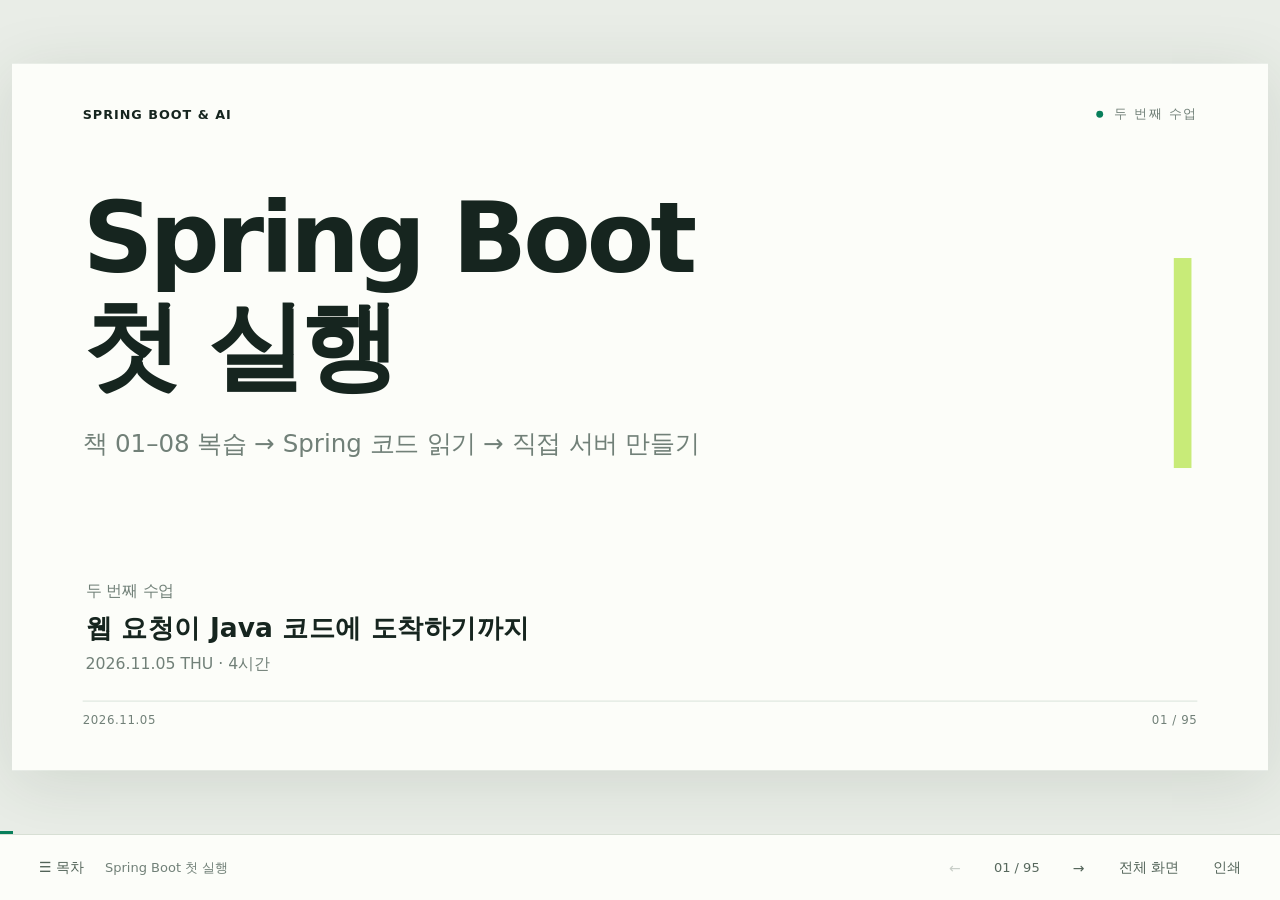
<file: 2026-11-05/index.html>
<!doctype html><html lang="ko"><head><meta charset="utf-8"><meta name="viewport" content="width=device-width, initial-scale=1"><title>11월 5일 · Spring Boot 첫 실행</title><style>
:root{--ink:#16251f;--muted:#718078;--green:#087f5b;--light:#edf5ee;--line:#d9e2da;--paper:#fcfdf9;--accent:#c8eb78}*{box-sizing:border-box}body{margin:0;background:#e9ede7;color:var(--ink);font-family:Inter,"Pretendard","Apple SD Gothic Neo","Malgun Gothic",system-ui,sans-serif}button,a{font:inherit}button{cursor:pointer}button:focus-visible,a:focus-visible{outline:3px solid #8bc1f7;outline-offset:4px}button{border:0}#workspace{height:calc(100dvh - 66px);position:relative;overflow:hidden;display:flex;align-items:center;justify-content:center}#stage{width:1280px;height:720px;position:absolute;transform-origin:center center;flex-shrink:0;box-shadow:0 12px 65px #243a2521}.slide{position:absolute;inset:0;background:var(--paper);padding:42px 72px 46px;display:none;overflow:hidden}.slide.active{display:flex;flex-direction:column}.topline{display:flex;align-items:center;justify-content:space-between;font-size:13px;letter-spacing:1.6px;color:var(--muted);text-transform:uppercase}.topline .brand{font-weight:750;color:var(--ink);letter-spacing:1px}.chapter-tag{display:flex;gap:12px;align-items:center}.chapter-tag:before{content:"";height:7px;width:7px;background:var(--green);border-radius:50%}h1{font-size:46px;line-height:1.28;letter-spacing:-1.8px;margin:40px 0 0;font-weight:760;word-break:keep-all}h3{font-size:29px;line-height:1.4;letter-spacing:-.7px;margin:13px 0 13px;word-break:keep-all}p{font-size:23px;line-height:1.65;letter-spacing:-.4px;margin:12px 0;word-break:keep-all}b,strong{font-weight:720}.subtitle{font-size:23px;color:var(--muted);margin:15px 0 0;line-height:1.55;word-break:keep-all}.content{flex:1;min-height:0;margin-top:32px;position:relative;display:flex;flex-direction:column;justify-content:center;gap:22px}.foot{height:25px;margin-top:20px;padding-top:14px;border-top:1px solid var(--line);display:flex;justify-content:space-between;align-items:center;color:var(--muted);font-size:12px;letter-spacing:.6px}.cols{display:flex;gap:44px;width:100%}.col{flex:1;min-width:0;padding:9px 0}.col+.col{border-left:1px solid var(--line);padding-left:35px}.eyebrow{color:var(--green);font-size:15px;font-weight:750;letter-spacing:1.2px;margin:0 0 12px}.col p{font-size:22px;color:#526359}.callout{font-size:22px;line-height:1.6;background:var(--light);border-left:4px solid var(--green);padding:16px 22px;word-break:keep-all;margin-top:8px}.callout code{font-size:19px}pre{margin:0;background:#172c25;border-radius:7px;padding:22px 26px;color:#e4f1e8;font:20px/1.7 "SFMono-Regular",Consolas,"Liberation Mono",monospace;white-space:pre-wrap;overflow-wrap:anywhere;tab-size:2}code{font-family:"SFMono-Regular",Consolas,"Liberation Mono",monospace;font-size:.9em}.cols pre{font-size:16.5px;padding:22px 19px;line-height:1.85}.path{font-size:19px;color:var(--green);padding-bottom:13px;border-bottom:1px solid var(--line)}.steps{list-style:none;padding:0;margin:0;display:flex;flex-direction:column;gap:19px}.steps li{display:flex;align-items:flex-start;gap:22px;font-size:23px;line-height:1.55;word-break:keep-all}.steps li>span{font-size:17px;font-weight:750;color:var(--green);line-height:2.1;min-width:30px}.steps p{font-size:20px;color:var(--muted);margin:2px 0}.section{background:#163c2c;color:#f4f9ed}.section h1{position:absolute;left:72px;top:288px;font-size:62px;letter-spacing:-2px}.section .subtitle{position:absolute;top:386px;left:72px;color:#bfd2c0;font-size:27px}.section .topline,.section .topline .brand,.section .foot{color:#c2d6c5}.section .foot{border-color:#466151}.section .content{position:static}.section-number{position:absolute;right:80px;top:132px;font-size:252px;font-weight:700;color:#2d5740;letter-spacing:-18px;line-height:1}.section .foot{position:absolute;bottom:40px;left:72px;right:72px}.cover h1{font-size:100px;line-height:1.1;letter-spacing:-4px;margin-top:63px}.cover .subtitle{font-size:25px;margin-top:26px}.cover .content{position:static;flex:1}.cover-bottom{display:flex;flex-direction:column;gap:9px;position:absolute;bottom:97px;left:75px}.cover-bottom strong{font-size:27px}.cover-bottom span{font-size:16px;color:var(--muted)}.cover:after{content:"";width:18px;height:214px;background:var(--accent);position:absolute;right:78px;top:198px}.cover .foot{margin-top:auto}.profile{display:flex;gap:95px;align-items:center}.name{font-size:64px;font-weight:750;letter-spacing:-2px}.name span{display:block;font-size:23px;color:var(--muted);margin-top:15px;letter-spacing:0}.profile-lines{flex:1}.profile-lines p{border-bottom:1px solid var(--line);padding:15px 0;margin:0}.profile-lines b{display:block;font-size:26px}.profile-lines span{display:block;font-size:21px;color:var(--muted);margin-top:3px}.intro-grid{display:grid;grid-template-columns:1fr 1fr;column-gap:80px;row-gap:30px}.intro-grid em{font-size:17px;color:var(--green);font-style:normal;font-weight:750}.intro-grid h3{margin:7px 0}.intro-grid p{color:var(--muted);font-size:21px;margin-top:6px}.question{font-size:51px;line-height:1.6;font-weight:750;letter-spacing:-1.8px}.question span{color:var(--green)}.question.compact{font-size:49px}.inline-list{display:flex;gap:30px;margin-top:27px;font-size:21px;color:#617267}.inline-list span{border-bottom:2px solid #b8d29c;padding-bottom:7px}.journey{display:grid;grid-template-columns:repeat(4,1fr);gap:28px}.journey div{border-top:3px solid var(--green);padding-top:22px}.journey small{font-size:18px;color:var(--green)}.journey h3{font-size:28px}.journey p{font-size:19px;color:var(--muted)}.schedule{display:flex;flex-direction:column}.schedule>div{display:grid;grid-template-columns:135px 330px 1fr;align-items:center;border-top:1px solid var(--line);padding:17px 0;gap:20px}.schedule time{font-size:21px;color:var(--green);font-weight:700}.schedule strong{font-size:24px}.schedule span{font-size:19px;color:#66776c}.outcomes{display:grid;grid-template-columns:1fr 1fr;gap:35px 80px}.outcomes div{border-bottom:1px solid var(--line);padding-bottom:25px}.outcomes b{display:block;font-size:34px;color:var(--green)}.outcomes span{font-size:24px;display:block;margin-top:10px}.flow{display:flex;align-items:center;gap:15px}.flow>div{background:var(--light);padding:23px 18px;flex:1;min-width:0}.flow small,.flow b,.flow code{display:block}.flow small{font-size:16px;color:var(--green);margin-bottom:10px}.flow b{font-size:23px}.flow code{font-size:15px;margin-top:16px}.flow i{font-style:normal;color:var(--muted);font-size:17px}.example-label{font-size:19px;margin-bottom:16px;color:var(--green);font-weight:700}.muted{color:var(--muted)}.work-cycle{display:flex;gap:22px}.work-cycle>div{flex:1;border-top:2px solid var(--green);padding-top:22px}.work-cycle em{display:block;font-size:16px;font-style:normal;color:var(--green)}.work-cycle b{font-size:29px;display:block;margin-top:16px}.work-cycle span{font-size:20px;color:var(--muted);display:block;margin-top:10px}.mock{border:1px solid #d5dfd5;border-radius:9px;overflow:hidden}.mock-bar{background:#edf1eb;padding:13px 23px;font-size:16px;font-weight:700;display:flex;justify-content:space-between}.mock-bar span{color:var(--muted);font-weight:400;font-size:14px}.mock-content{padding:25px 31px}.mock-content h3{margin:10px 0}.mock-content p{font-size:21px;margin:8px 0}.mock-content>b{font-size:21px}.mock-content .eyebrow{margin-bottom:3px}.divider{height:1px;background:var(--line);margin:18px 0}.board{display:flex;gap:22px}.board>div{flex:1;background:#f0f3ed;border-radius:8px;padding:20px;min-height:250px}.board h4{margin:0 0 24px;font-size:22px}.board h4 span{font-size:15px;color:var(--muted);margin-left:10px}.board article{padding:19px;background:white;border:1px solid var(--line);border-radius:6px}.board small{font-size:14px;color:var(--green)}.board b{font-size:22px;display:block;line-height:1.5;margin-top:14px}.board p{font-size:17px;color:var(--muted);margin-bottom:0}.branch-svg{width:100%;height:275px}.line-main{stroke:#8a9b8f;stroke-width:4;fill:none}.line-feature{stroke:var(--green);stroke-width:4;fill:none}.nodes circle{fill:#8a9b8f}.feature-nodes circle{fill:var(--green)}.branch-svg text{font-size:26px;fill:var(--ink);font-family:inherit}.branch-svg .small-svg{font-size:18px;fill:var(--muted)}.gitflow{display:flex;flex-direction:column;gap:16px}.gitflow>div{display:flex;align-items:center;font-size:24px;gap:35px}.gitflow code{width:245px;color:var(--green);font-weight:700}.gitflow span{color:#586a5d}.pr-compare{display:flex;align-items:center;justify-content:space-between;border-block:1px solid var(--line);padding:25px 0}.pr-compare>div{flex:1}.pr-compare>div:last-child{text-align:right}.pr-compare small{font-size:17px;color:var(--muted);display:block}.pr-compare b{font-size:32px;display:block;margin-top:13px;color:var(--green)}.pr-compare>span{font-size:38px;color:var(--muted)}.pr-text{display:grid;grid-template-columns:1fr 1fr 1fr;gap:30px;margin:20px 0}.pr-text b{font-size:20px;color:var(--green)}.pr-text p{font-size:19px}.tabs-demo{display:flex;gap:40px;border-bottom:2px solid var(--line);padding:0 0 20px;font-size:25px}.tabs-demo b:last-child{color:var(--green)}.tab-explain{display:flex;gap:25px}.tab-explain>div{flex:1}.tab-explain strong{font-size:20px}.tab-explain p{font-size:21px;color:var(--muted)}.review-list{display:flex;flex-direction:column}.review-list>div{display:flex;border-bottom:1px solid var(--line);padding:22px 0;gap:55px}.review-list b{font-size:25px;width:145px;color:var(--green)}.review-list span{font-size:24px}.review-comments{display:flex;flex-direction:column;gap:22px}.review-comments>div{padding-left:25px;border-left:3px solid var(--line)}.review-comments>div:last-child{border-color:var(--green)}.review-comments small{font-size:16px;color:var(--muted)}.review-comments p{margin:8px 0;font-size:25px}.checks p{font-size:29px;line-height:1.75}.conflict-split{display:grid;grid-template-columns:1fr 1fr;gap:25px}.conflict-split>div{border-left:3px solid var(--green);padding-left:23px}.conflict-split>div:first-child{grid-column:1/-1;border-color:var(--line)}.conflict-split small{font-size:18px;color:var(--muted)}.conflict-split p{font-size:29px}.final-sentence{font-size:34px;line-height:1.6;padding:28px;background:var(--light);word-break:keep-all}.final-sentence b{color:var(--green)}.wiki-page{border-left:3px solid var(--green);padding:10px 32px}.wiki-page small{font-size:17px;color:var(--muted)}.wiki-page>div{margin-top:22px}.wiki-page b{font-size:23px}.wiki-page p{font-size:22px;color:#586a5d;margin-top:5px}.actions-flow{display:flex;align-items:center;gap:28px;padding:25px 0}.actions-flow>div{flex:1}.actions-flow small{font-size:18px;color:var(--muted)}.actions-flow b{display:block;font-size:33px;color:var(--green);margin-top:12px}.actions-flow>span{font-size:35px;color:#a5b2a5}.log{border-radius:7px;background:#172c25;padding:25px 28px;color:#e4f1e8}.log>div{font-size:17px;color:#9bb4a4;border-bottom:1px solid #476052;padding-bottom:17px}.log p{font-size:24px}.log code{font-size:20px}.fail{color:#ff9d8a}.lab-goal strong{font-size:40px;letter-spacing:-1px}.lab-goal p{font-size:28px;line-height:1.8;margin-top:25px}.ready p,.completion p{font-size:28px;line-height:1.6}.download{background:var(--green);color:white;padding:17px 25px;border-radius:6px;font-size:21px;align-self:flex-start}.original{padding:14px 0 24px;border-bottom:1px solid var(--line)}.original small{display:block;font-size:18px;color:var(--muted);margin-bottom:16px}.original code{font-size:27px}.help-table{border-collapse:collapse;width:100%;font-size:22px}.help-table th{text-align:left;color:var(--green);font-weight:700;padding:15px 0}.help-table td{border-top:1px solid var(--line);padding:18px 0}.help-table td:first-child{width:350px;font-weight:650}.help-table td:last-child{color:#586a5d}.closing{background:#e8f1df}.next-date{font-size:34px;color:var(--green);font-weight:700}.next-date span{font-size:20px;font-weight:400;margin-left:15px}.next-title{font-size:58px;font-weight:750;letter-spacing:-2px;line-height:1.4}.next-sub{color:#67795b;font-size:25px}.references{display:grid;grid-template-columns:1fr 1fr;gap:20px 50px}.references a{text-decoration:none;color:var(--ink);padding:17px 0;border-bottom:1px solid var(--line);position:relative}.references b{display:block;font-size:25px}.references span{display:block;color:var(--muted);font-size:19px;margin-top:7px}.references em{position:absolute;right:5px;top:25px;font-size:25px;color:var(--green);font-style:normal}
#controls{height:66px;background:#fcfdf9;border-top:1px solid #d7dfd4;display:flex;align-items:center;justify-content:space-between;padding:0 26px;gap:15px}#controls .left,#controls .right{display:flex;align-items:center;gap:8px}#controls button{background:transparent;color:#526358;border-radius:5px;padding:10px 13px;font-size:14px}#controls button:hover{background:#e8f0e3}#controls button:disabled{opacity:.3;cursor:default}#counter{font-size:13px;font-variant-numeric:tabular-nums;min-width:70px;text-align:center;color:#57685d}#progress{position:fixed;left:0;bottom:66px;height:3px;background:var(--green);z-index:4;transition:width .18s}#current-title{font-size:13px;color:var(--muted);max-width:43vw;white-space:nowrap;overflow:hidden;text-overflow:ellipsis}.overlay{position:fixed;inset:0;background:#10291dc9;z-index:20;display:none;align-items:center;justify-content:center;padding:35px}.overlay.open{display:flex}.panel{background:var(--paper);border-radius:12px;max-width:1040px;width:100%;max-height:90dvh;display:flex;flex-direction:column;padding:30px}.panel-header{display:flex;justify-content:space-between;align-items:center;margin-bottom:18px}.panel-header h2{margin:0;font-size:25px}.close{background:#edf2e8;border-radius:5px;padding:9px 15px;color:var(--ink)}#toc-search{font-size:17px;border:1px solid var(--line);padding:12px 15px;border-radius:6px;margin-bottom:18px;background:white}#toc-list{overflow:auto;display:grid;grid-template-columns:1fr 1fr;gap:6px 25px}.toc-item{background:transparent;text-align:left;border-bottom:1px solid var(--line);padding:14px 5px;display:flex;align-items:center;gap:15px;color:var(--ink)}.toc-item:hover,.toc-item.selected{background:var(--light)}.toc-item small{width:30px;color:var(--green);font-size:13px}.toc-item b{font-size:16px;font-weight:600}.toc-item span{font-size:11px;color:var(--muted);display:block;margin-top:3px}.note-panel{max-width:850px}.note-hint{font-size:14px;color:var(--muted);margin:0 0 15px}#note-source{white-space:pre-wrap;font-size:18px;line-height:1.8;overflow:auto;max-height:240px;color:#344d3d}#note-source a{color:var(--green)}#personal-note{width:100%;min-height:120px;border:1px solid var(--line);border-radius:6px;resize:vertical;padding:13px;font:17px/1.6 inherit;color:var(--ink);background:white;margin-top:10px}#blackout{display:none;position:fixed;inset:0;background:#000;z-index:40;cursor:pointer}#blackout.open{display:block}.toast{position:fixed;bottom:85px;left:50%;transform:translateX(-50%);background:#163c2c;color:white;border-radius:6px;padding:12px 20px;z-index:50;font-size:15px;display:none}#print-all{display:none}@media(max-width:650px){#controls{padding:0 8px}#controls button{padding:10px 8px;font-size:12px}#current-title,.optional{display:none!important}.overlay{padding:12px}.panel{padding:18px}#toc-list{grid-template-columns:1fr}#counter{min-width:57px}}@media print{@page{size:1280px 720px;margin:0}html,body{background:white}#controls,#progress,.overlay,#blackout,.toast{display:none!important}#workspace{height:auto;overflow:visible;display:block}#stage{width:auto;height:auto;position:static;transform:none!important;box-shadow:none}.slide{position:relative;display:flex!important;width:1280px;height:720px;break-after:page;page-break-after:always;print-color-adjust:exact;-webkit-print-color-adjust:exact}.slide:last-child{break-after:auto}.download{display:none}}

body.editing #stage .slide.active [contenteditable="true"]{outline:2px dashed #80a989;outline-offset:8px;cursor:text;caret-color:#087f5b}
body.editing #stage .slide.active [contenteditable="true"]:focus{outline:2px solid #087f5b;background-color:#f2f8ea70}
body.editing #current-title{display:none}#edit-button[aria-pressed="true"]{background:#087f5b!important;color:white!important}#save-html{font-weight:700;color:#087f5b!important}
#edit-banner{display:none;position:fixed;top:10px;left:50%;transform:translateX(-50%);z-index:7;background:#163c2c;color:#fff;padding:9px 18px;border-radius:6px;font-size:13px;box-shadow:0 2px 12px #0002;max-width:95vw;white-space:nowrap}body.editing #edit-banner{display:block}
@media(max-width:650px){body.editing #controls .optional,#fullscreen{display:none}#controls{gap:3px}#controls .right,#controls .left{gap:1px}#controls button{padding:10px 6px}#edit-banner{font-size:11px;padding:8px 10px}}
@media print{#edit-banner{display:none!important}[contenteditable]{outline:none!important;background-color:transparent!important}}

.command-table td:first-child{width:auto;min-width:245px}.command-table th{font-size:20px}.command-table td{font-size:21px;padding:16px 0}.command-table td code{font-size:19px}.command-table th:not(:first-child),.command-table td:not(:first-child){padding-left:30px}
.fetch-state{display:flex;gap:32px}.fetch-state>div{flex:1;padding-top:18px;border-top:2px solid var(--green)}.fetch-state small{font-size:18px;color:var(--muted)}.fetch-state strong{display:block;font-size:30px;margin-top:17px;color:var(--green)}.fetch-state p{font-size:20px;color:var(--muted)}
.fetch-state .commitline{display:flex;align-items:center;gap:0}.commitline span{display:flex;align-items:center;justify-content:center;border:2px solid var(--green);border-radius:50%;width:48px;height:48px;font-size:22px}.commitline i{height:2px;width:28px;background:var(--green)}

.initializr-link{color:var(--green);font-size:25px;text-decoration:underline;text-underline-offset:6px}.code-slide pre{font-size:18px;line-height:1.5}.code-slide .content{gap:16px}.code-slide .eyebrow{margin-bottom:0}.code-slide .callout{font-size:20px;padding:12px 18px}
.lesson-table{border-collapse:collapse;width:100%;font-size:23px}.lesson-table th{text-align:left;color:var(--green);font-size:20px;padding:12px 0}.lesson-table td{border-top:1px solid var(--line);padding:15px 0;line-height:1.45}.lesson-table td:first-child{width:340px;font-weight:650}.lesson-table td:last-child{color:#53685a;padding-left:32px}.lesson-table th:last-child{padding-left:32px}.lesson-table code{font-size:19px}.lesson-flow{display:flex;gap:28px}.lesson-flow>div{flex:1;min-width:0;border-top:3px solid var(--green);padding-top:23px}.lesson-flow small{font-size:16px;color:var(--green);display:block}.lesson-flow b{display:block;font-size:28px;line-height:1.5;margin-top:19px;word-break:keep-all}.lesson-flow span{display:block;font-size:20px;color:var(--muted);line-height:1.6;margin-top:12px;word-break:keep-all}.package-layout{display:flex;flex-direction:column;gap:25px;border-left:4px solid var(--green);padding-left:30px}.package-layout>div:last-child{padding-left:44px}.package-layout b{font-size:27px}.package-layout p{font-size:23px;color:var(--muted)}
</style></head><body data-deck-revision="2026-11-05-v8-github"><main id="workspace" aria-label="강의 슬라이드"><div id="stage"><section class="slide cover active" data-slide-id="lesson2-0" data-content-revision="lesson2-v10" data-index="0" aria-label="Spring Boot 첫 실행" aria-hidden="false"><div class="topline"><span class="brand">SPRING BOOT &amp; AI</span><span class="chapter-tag">두 번째 수업</span></div><h1>Spring Boot<br>첫 실행</h1><div class="subtitle">책 01–08 복습 → Spring 코드 읽기 → 직접 서버 만들기</div><div class="content"><div class="cover-bottom"><span>두 번째 수업</span><strong>웹 요청이 Java 코드에 도착하기까지</strong><span>2026.11.05 THU · 4시간</span></div></div><footer class="foot"><span>2026.11.05</span><span>01 / 95</span></footer></section><section class="slide " data-slide-id="lesson2-1" data-content-revision="lesson2-v10" data-index="1" aria-label="책에서 출발해 서버를 만듭니다" aria-hidden="true"><div class="topline"><span class="brand">SPRING BOOT &amp; AI</span><span class="chapter-tag">오늘의 흐름</span></div><h1>책에서 출발해 서버를 만듭니다</h1><div class="content"><ol class="steps"><li><span>01</span><div><b>교재 1~8장 복습</b><p>Java 키워드와 브라우저·서버의 요청·응답 예시 읽기</p></div></li><li><span>02</span><div><b>Spring 설정과 코드 읽기</b><p>프로젝트 구조 → 인사말 코드 → 객체 연결 이해</p></div></li><li><span>03</span><div><b>멘티가 직접 구현하고 확인</b><p>서버 생성 → /hello·/greet 응답 → Network 확인</p></div></li><li><span>04</span><div><b>GitHub에 코드와 기록 제출</b><p>실습 결과와 README를 정리하고 원본 저장소에 PR 제출</p></div></li></ol></div><footer class="foot"><span>2026.11.05</span><span>02 / 95</span></footer></section><section class="slide section" data-slide-id="lesson2-2" data-content-revision="lesson2-v10" data-index="2" aria-label="책 복습 · CHAPTER 01–08" aria-hidden="true"><div class="topline"><span class="brand">SPRING BOOT &amp; AI</span><span class="chapter-tag">책 복습 · CHAPTER 01–08</span></div><h1>책 복습 · CHAPTER 01–08</h1><div class="subtitle">책에서 읽은 Java·화면·통신 개념을 인사말 요청 예시로 복습합니다</div><div class="content"><div class="section-number">01</div></div><footer class="foot"><span>2026.11.05</span><span>03 / 95</span></footer></section><section class="slide " data-slide-id="lesson2-3" data-content-revision="lesson2-v10" data-index="3" aria-label="복습 범위 · CHAPTER 01–08" aria-hidden="true"><div class="topline"><span class="brand">SPRING BOOT &amp; AI</span><span class="chapter-tag">책 복습</span></div><h1>복습 범위 · CHAPTER 01–08</h1><div class="content"><table class="lesson-table"><tr><th>읽은 내용</th><th>지금 읽어볼 예시</th></tr><tr><td>01–03 · 진로와 Java</td><td>개발자의 일 · 지난 수업의 Java 키워드</td></tr><tr><td>04 · 서버와 클라이언트</td><td>브라우저가 /hello 요청 → Java 서버가 응답</td></tr><tr><td>05–07 · Boot · HTML · JS</td><td>서버의 역할 → 이름 입력창 → JavaScript 요청</td></tr><tr><td>08 · HTTP</td><td>인사 요청과 응답 예시의 상태 코드·본문 읽기</td></tr></table></div><footer class="foot"><span>2026.11.05</span><span>04 / 95</span></footer></section><section class="slide " data-slide-id="lesson2-4" data-content-revision="lesson2-v10" data-index="4" aria-label="백엔드 개발자는 무슨 일을 할까요?" aria-hidden="true"><div class="topline"><span class="brand">SPRING BOOT &amp; AI</span><span class="chapter-tag">CHAPTER 01 · 역할</span></div><h1>백엔드 개발자는 무슨 일을 할까요?</h1><div class="content"><div class="review-list"><div><b>요구사항 정하기</b><span>예: 카페 메뉴 이름과 수량을 받아 금액을 계산한다</span></div><div><b>기능·데이터 설계</b><span>메뉴 가격과 주문 수량을 어떤 값으로 받을지 정한다</span></div><div><b>구현·테스트</b><span>아메리카노 2잔이 6,000원인지 확인한다</span></div><div><b>배포·운영</b><span>실행 중 발생한 주문 오류를 기록하고 고친다</span></div></div></div><footer class="foot"><span>2026.11.05</span><span>05 / 95</span></footer></section><section class="slide " data-slide-id="lesson2-5" data-content-revision="lesson2-v10" data-index="5" aria-label="지난 카페 실습에서도 나누어 했던 일" aria-hidden="true"><div class="topline"><span class="brand">SPRING BOOT &amp; AI</span><span class="chapter-tag">CHAPTER 01 · 역할</span></div><h1>지난 카페 실습에서도 나누어 했던 일</h1><div class="content"><ol class="steps"><li><span>01</span><div>메뉴 이름과 수량을 입력값으로 정하기</div></li><li><span>02</span><div>메뉴 가격 조회와 총금액 계산을 나누어 작성하기</div></li><li><span>03</span><div>아메리카노 2잔 → 6,000원인지 실행해 확인하기</div></li><li><span>04</span><div>작성한 코드를 PR로 공유하고 다른 팀원의 코드 읽기</div></li></ol></div><footer class="foot"><span>2026.11.05</span><span>06 / 95</span></footer></section><section class="slide " data-slide-id="lesson2-6" data-content-revision="lesson2-v10" data-index="6" aria-label="프로젝트 경험은 만든 기능으로 설명합니다" aria-hidden="true"><div class="topline"><span class="brand">SPRING BOOT &amp; AI</span><span class="chapter-tag">CHAPTER 02 · 준비</span></div><h1>프로젝트 경험은 만든 기능으로 설명합니다</h1><div class="content"><div class="cols"><div class="col"><div class="eyebrow">교재 2장 · 경험 정리</div><h3>무엇을 해봤나요?</h3><p>서류나 면접에서도 어떤 코드를 맡고 어떻게 확인했는지 설명할 수 있어야 합니다</p></div><div class="col"><div class="eyebrow">지난 카페 실습으로 설명하면</div><h3>역할 → 이유 → 결과</h3><p>금액 계산을 맡음 → 수량 0 처리 → 0원 반환 확인</p></div></div><div class="callout">오늘도 직접 만든 인사말 기능과 실행 결과를 기록합니다. 먼저 사용했던 Java 키워드를 떠올려 봅시다.</div></div><footer class="foot"><span>2026.11.05</span><span>07 / 95</span></footer></section><section class="slide " data-slide-id="lesson2-7" data-content-revision="lesson2-v10" data-index="7" aria-label="배웠던 Java의 핵심 다시 보기" aria-hidden="true"><div class="topline"><span class="brand">SPRING BOOT &amp; AI</span><span class="chapter-tag">CHAPTER 03 · Java</span></div><h1>배웠던 Java의 핵심 다시 보기</h1><div class="content"><table class="lesson-table"><tr><th>구분</th><th>주요 키워드</th></tr><tr><td>객체와 클래스</td><td>클래스 · 객체 · 필드 · 생성자</td></tr><tr><td>메서드</td><td>메서드 · 매개변수 · 반환값</td></tr><tr><td>객체지향</td><td>캡슐화 · 상속 · 다형성 · 인터페이스</td></tr><tr><td>여러 데이터 처리</td><td>List · Set · Map · 람다 · Stream</td></tr><tr><td>값과 오류 처리</td><td>Optional · 예외 · try-catch</td></tr></table></div><footer class="foot"><span>2026.11.05</span><span>08 / 95</span></footer></section><section class="slide " data-slide-id="lesson2-8" data-content-revision="lesson2-v10" data-index="8" aria-label="클라이언트와 서버" aria-hidden="true"><div class="topline"><span class="brand">SPRING BOOT &amp; AI</span><span class="chapter-tag">CHAPTER 04 · 서버와 클라이언트</span></div><h1>클라이언트와 서버</h1><div class="content"><div class="lesson-flow"><div><small>1 · 요청</small><b>브라우저</b><span>localhost:8080/hello에 접속</span></div><div><small>2 · 처리</small><b>Java 서버</b><span>요청을 처리해 "Hello, Spring!" 반환</span></div><div><small>3 · 응답 표시</small><b>브라우저</b><span>화면에 Hello, Spring! 표시</span></div></div><div class="callout">지난 실습에서는 Java 프로그램을 직접 실행했습니다. 웹에서는 브라우저가 요청하고 Java 서버가 응답합니다.</div></div><footer class="foot"><span>2026.11.05</span><span>09 / 95</span></footer></section><section class="slide " data-slide-id="lesson2-9" data-content-revision="lesson2-v10" data-index="9" aria-label="URL에서 읽을 정보" aria-hidden="true"><div class="topline"><span class="brand">SPRING BOOT &amp; AI</span><span class="chapter-tag">CHAPTER 04 · 서버와 클라이언트</span></div><h1>URL에서 읽을 정보</h1><div class="content"><pre><code>http://localhost:8080/greet?name=민지</code></pre><table class="lesson-table"><tr><th>URL의 부분</th><th>이 예시에서 뜻하는 것</th></tr><tr><td>http</td><td>HTTP 규칙으로 요청과 응답을 주고받기</td></tr><tr><td>localhost:8080</td><td>내 컴퓨터(localhost)의 8080 포트로 접속</td></tr><tr><td>/greet</td><td>이 예시에서 사용할 인사 기능의 주소</td></tr><tr><td>?name=민지</td><td>쿼리 파라미터: name이라는 이름으로 “민지” 전달</td></tr></table></div><footer class="foot"><span>2026.11.05</span><span>10 / 95</span></footer></section><section class="slide " data-slide-id="lesson2-10" data-content-revision="lesson2-v10" data-index="10" aria-label="서버는 요청 주소에 맞는 응답을 보냅니다" aria-hidden="true"><div class="topline"><span class="brand">SPRING BOOT &amp; AI</span><span class="chapter-tag">CHAPTER 05 · 첫 서버</span></div><h1>서버는 요청 주소에 맞는 응답을 보냅니다</h1><div class="content"><div class="lesson-flow"><div><small>1 · 서버 실행</small><b>main 메서드 시작</b><span>8080 포트에서 요청을 기다림</span></div><div><small>2 · 주소에 접속</small><b>GET /greet?name=민지</b><span>서버가 이름 “민지”를 읽음</span></div><div><small>3 · 인사말 응답</small><b>안녕하세요, 민지님</b><span>브라우저에 응답 본문 전달</span></div></div><div class="callout">지금은 책의 서버 동작을 복습합니다. 다음은 브라우저에서 이름을 입력받는 HTML을 살펴봅니다.</div></div><footer class="foot"><span>2026.11.05</span><span>11 / 95</span></footer></section><section class="slide " data-slide-id="lesson2-11" data-content-revision="lesson2-v10" data-index="11" aria-label="HTML은 화면과 입력 구조를 만듭니다" aria-hidden="true"><div class="topline"><span class="brand">SPRING BOOT &amp; AI</span><span class="chapter-tag">CHAPTER 06 · HTML</span></div><h1>HTML은 화면과 입력 구조를 만듭니다</h1><div class="content"><div class="cols"><div class="col"><div class="eyebrow">화면에 표시할 요소</div><h3>제목과 입력창</h3><p><code>&lt;h1&gt;</code>은 제목<br><code>&lt;input&gt;</code>은 값을 입력할 칸</p></div><div class="col"><div class="eyebrow">서버에 이름 전달하기</div><h3>form과 제출 버튼</h3><p>이름에 “민지” 입력 → 버튼 클릭 → /greet?name=민지 요청</p></div></div><div class="callout">서버에 보낼 이름을 입력받으려면 화면에 입력창이 필요합니다. 다음 form 예시에서 입력값이 요청으로 바뀌는 과정을 읽습니다.</div></div><footer class="foot"><span>2026.11.05</span><span>12 / 95</span></footer></section><section class="slide " data-slide-id="lesson2-12" data-content-revision="lesson2-v10" data-index="12" aria-label="form은 입력값을 요청으로 바꿉니다" aria-hidden="true"><div class="topline"><span class="brand">SPRING BOOT &amp; AI</span><span class="chapter-tag">CHAPTER 06 · HTML</span></div><h1>form은 입력값을 요청으로 바꿉니다</h1><div class="content"><pre><code>&lt;form action=&quot;/greet&quot; method=&quot;get&quot;&gt;
  &lt;input name=&quot;name&quot; value=&quot;민지&quot;&gt;
  &lt;button type=&quot;submit&quot;&gt;인사 요청&lt;/button&gt;
&lt;/form&gt;</code></pre><div class="callout">이 form을 제출했을 때의 요청 예시: GET /greet?name=민지</div></div><footer class="foot"><span>2026.11.05</span><span>13 / 95</span></footer></section><section class="slide " data-slide-id="lesson2-13" data-content-revision="lesson2-v10" data-index="13" aria-label="Java 문자열과 JSON을 비교합니다" aria-hidden="true"><div class="topline"><span class="brand">SPRING BOOT &amp; AI</span><span class="chapter-tag">CHAPTER 07 · JavaScript와 JSON</span></div><h1>Java 문자열과 JSON을 비교합니다</h1><div class="content"><div class="cols"><div class="col"><div class="eyebrow">Java 코드의 문자열 변수</div><h3>인사말을 변수에 저장</h3><pre><code>String message =
    "안녕하세요, 민지님";</code></pre></div><div class="col"><div class="eyebrow">같은 내용을 JSON으로 표현</div><h3>이름과 값을 짝지어 표현</h3><pre><code>{
  "message": "안녕하세요, 민지님"
}</code></pre></div></div><div class="callout">이름을 보낸 뒤에는 응답을 읽어야 합니다. 인사말만 보내거나 JSON으로 항목 이름과 함께 보낼 수 있으며, 오늘은 문자열 응답만 구현합니다.</div></div><footer class="foot"><span>2026.11.05</span><span>14 / 95</span></footer></section><section class="slide " data-slide-id="lesson2-14" data-content-revision="lesson2-v10" data-index="14" aria-label="fetch는 응답을 받아 화면을 바꿉니다" aria-hidden="true"><div class="topline"><span class="brand">SPRING BOOT &amp; AI</span><span class="chapter-tag">CHAPTER 07 · JavaScript와 JSON</span></div><h1>fetch는 응답을 받아 화면을 바꿉니다</h1><div class="content"><pre><code>fetch("/greet?name=민지")
  .then(response =&gt; response.text())
  .then(text =&gt; {
    document.getElementById("result").textContent = text;
  });</code></pre><div class="callout">책 복습용 예시입니다. HTML에 <code>&lt;p id="result"&gt;&lt;/p&gt;</code>가 있다고 가정합니다.<br>fetch로 요청 → 응답을 문자열로 읽기 → p에 인사말 표시</div></div><footer class="foot"><span>2026.11.05</span><span>15 / 95</span></footer></section><section class="slide " data-slide-id="lesson2-15" data-content-revision="lesson2-v10" data-index="15" aria-label="문자열 응답과 JSON 응답" aria-hidden="true"><div class="topline"><span class="brand">SPRING BOOT &amp; AI</span><span class="chapter-tag">CHAPTER 07 · JavaScript와 JSON</span></div><h1>문자열 응답과 JSON 응답</h1><div class="content"><table class="lesson-table"><tr><th>서버가 보낸 응답 본문</th><th>JavaScript에서 읽는 방법</th></tr><tr><td>안녕하세요, 민지님</td><td>response.text() → 인사말 문자열</td></tr><tr><td>{"message":"안녕하세요, 민지님"}</td><td>response.json() → 객체<br>객체를 data로 받으면 data.message가 인사말</td></tr></table><div class="callout">앞의 fetch 예시는 문자열 본문을 response.text()로 읽습니다. 오늘 실습은 주소창에서 인사말을 확인합니다.</div></div><footer class="foot"><span>2026.11.05</span><span>16 / 95</span></footer></section><section class="slide " data-slide-id="lesson2-16" data-content-revision="lesson2-v10" data-index="16" aria-label="HTTP 메서드로 조회·등록·변경·삭제를 구분합니다" aria-hidden="true"><div class="topline"><span class="brand">SPRING BOOT &amp; AI</span><span class="chapter-tag">CHAPTER 08 · HTTP</span></div><h1>HTTP 메서드로 조회·등록·변경·삭제를 구분합니다</h1><div class="content"><table class="lesson-table"><tr><th>메서드</th><th>요청으로 하려는 일</th></tr><tr><td>GET</td><td>정보 조회 · 인사말을 받는 /greet도 GET</td></tr><tr><td>POST</td><td>새 데이터를 보내 등록 등의 처리 요청</td></tr><tr><td>PUT / PATCH</td><td>기존 데이터 전체 교체 / 일부 변경</td></tr><tr><td>DELETE</td><td>기존 데이터 삭제 요청</td></tr></table><div class="callout">앞의 form과 fetch는 GET 요청이었습니다. 오늘은 GET으로 요청하고, 등록·변경·삭제 구현은 이후에 다룹니다.</div></div><footer class="foot"><span>2026.11.05</span><span>17 / 95</span></footer></section><section class="slide " data-slide-id="lesson2-17" data-content-revision="lesson2-v10" data-index="17" aria-label="입력값은 어디에 담길까요?" aria-hidden="true"><div class="topline"><span class="brand">SPRING BOOT &amp; AI</span><span class="chapter-tag">CHAPTER 08 · HTTP</span></div><h1>입력값은 어디에 담길까요?</h1><div class="content"><div class="cols"><div class="col"><div class="eyebrow">쿼리 · ? 뒤의 이름=값</div><pre><code>GET /greet?name=민지</code></pre><p>서버가 URL에서 name 값을 읽음</p></div><div class="col"><div class="eyebrow">본문 · 헤더 뒤의 빈 줄 다음</div><pre><code>POST /greetings
Content-Type: application/json

{"name": "민지"}</code></pre></div></div><div class="callout">앞의 form은 이름을 URL에 담았습니다. 왼쪽이 그 쿼리 방식이며, 오른쪽 JSON 본문 방식은 이후에 구현합니다.</div></div><footer class="foot"><span>2026.11.05</span><span>18 / 95</span></footer></section><section class="slide " data-slide-id="lesson2-18" data-content-revision="lesson2-v10" data-index="18" aria-label="HTTP 요청과 응답" aria-hidden="true"><div class="topline"><span class="brand">SPRING BOOT &amp; AI</span><span class="chapter-tag">CHAPTER 08 · HTTP</span></div><h1>HTTP 요청과 응답</h1><div class="content"><div class="cols"><div class="col"><div class="eyebrow">브라우저 → 서버 · 핵심 항목만 표시</div><pre><code>GET /greet?name=민지 HTTP/1.1
Host: localhost:8080
Accept: text/plain</code></pre></div><div class="col"><div class="eyebrow">서버 → 브라우저</div><pre><code>HTTP/1.1 200 OK
Content-Type: text/plain;charset=UTF-8

안녕하세요, 민지님</code></pre></div></div><div class="callout">헤더 Content-Type은 본문의 형식(text/plain)을 알립니다.<br>빈 줄 다음의 “안녕하세요, 민지님”이 응답 본문입니다.</div></div><footer class="foot"><span>2026.11.05</span><span>19 / 95</span></footer></section><section class="slide " data-slide-id="lesson2-19" data-content-revision="lesson2-v10" data-index="19" aria-label="상태 코드로 결과 구분" aria-hidden="true"><div class="topline"><span class="brand">SPRING BOOT &amp; AI</span><span class="chapter-tag">CHAPTER 08 · HTTP</span></div><h1>상태 코드로 결과 구분</h1><div class="content"><table class="lesson-table"><tr><th>상태 코드</th><th>확인할 상황 예시</th></tr><tr><td>200 · 성공</td><td>/greet?name=민지 → 인사말을 정상 반환</td></tr><tr><td>400 · 잘못된 요청</td><td>숫자가 필요한 입력에 abc 전달(이후 실습 예시)</td></tr><tr><td>404 · 찾지 못함</td><td>만들지 않은 /not-found 경로로 요청</td></tr><tr><td>500 · 서버 오류</td><td>서버가 처리 중 예외를 해결하지 못한 상황</td></tr></table></div><footer class="foot"><span>2026.11.05</span><span>20 / 95</span></footer></section><section class="slide " data-slide-id="lesson2-20" data-content-revision="lesson2-v10" data-index="20" aria-label="Network에서는 무엇을 볼 수 있을까요?" aria-hidden="true"><div class="topline"><span class="brand">SPRING BOOT &amp; AI</span><span class="chapter-tag">CHAPTER 08 · HTTP</span></div><h1>Network에서는 무엇을 볼 수 있을까요?</h1><div class="content"><table class="lesson-table"><tr><th>확인할 항목</th><th>인사 요청의 예시</th></tr><tr><td>요청 URL · 메서드</td><td>GET /greet?name=민지 · 이름을 보내 인사말 요청</td></tr><tr><td>응답 상태 코드</td><td>200 · 서버가 요청을 정상 처리</td></tr><tr><td>응답 본문</td><td>안녕하세요, 민지님 · 서버가 돌려준 문자열</td></tr></table><div class="callout">Network는 브라우저의 요청·응답 기록을 보는 탭입니다. 지금은 예시를 읽고, 실제 확인은 서버를 만든 뒤 63페이지에서 진행합니다.</div></div><footer class="foot"><span>2026.11.05</span><span>21 / 95</span></footer></section><section class="slide " data-slide-id="lesson2-21" data-content-revision="lesson2-v10" data-index="21" aria-label="응답 오류와 연결 실패는 다릅니다" aria-hidden="true"><div class="topline"><span class="brand">SPRING BOOT &amp; AI</span><span class="chapter-tag">CHAPTER 08 · HTTP</span></div><h1>응답 오류와 연결 실패는 다릅니다</h1><div class="content"><table class="lesson-table"><tr><th>발생할 수 있는 상황</th><th>서로 다른 점</th></tr><tr><td>없는 주소에 404</td><td>서버에 연결됐지만 해당 주소의 응답을 찾지 못함</td></tr><tr><td>500 응답</td><td>서버에 연결됐지만 처리 중 오류가 발생함</td></tr><tr><td>연결 거부 · 상태 코드 없음</td><td>요청에 응답할 서버와 연결하지 못함</td></tr></table><div class="callout">404·500은 서버가 보낸 응답입니다. 연결 실패는 응답 자체를 받지 못한 상황입니다. 실습 뒤 실제 오류를 구분해 봅니다.</div></div><footer class="foot"><span>2026.11.05</span><span>22 / 95</span></footer></section><section class="slide " data-slide-id="lesson2-22" data-content-revision="lesson2-v10" data-index="22" aria-label="/greet 요청의 입력과 응답을 짚어봅시다" aria-hidden="true"><div class="topline"><span class="brand">SPRING BOOT &amp; AI</span><span class="chapter-tag">CHAPTER 08 · HTTP</span></div><h1>/greet 요청의 입력과 응답을 짚어봅시다</h1><div class="content"><pre><code>http://localhost:8080/greet?name=민지</code></pre><ol class="steps"><li><span>01</span><div>브라우저와 Java 서버 중 요청을 보내는 쪽은?</div></li><li><span>02</span><div>요청 경로는 /greet · 전달하는 이름은 무엇인가요?</div></li><li><span>03</span><div>인사말을 받으면 200 · 없는 경로로 요청하면 어떤 상태일까요?</div></li><li><span>04</span><div>19페이지 응답 예시에서 상태 코드와 인사말 본문을 찾아봅시다.</div></li></ol></div><footer class="foot"><span>2026.11.05</span><span>23 / 95</span></footer></section><section class="slide section" data-slide-id="lesson2-26" data-content-revision="lesson2-v10" data-index="23" aria-label="Spring 입문" aria-hidden="true"><div class="topline"><span class="brand">SPRING BOOT &amp; AI</span><span class="chapter-tag">Spring 입문</span></div><h1>Spring 입문</h1><div class="subtitle">먼저 설정과 코드를 읽고, 뒤 실습에서 직접 서버를 만듭니다</div><div class="content"><div class="section-number">02</div></div><footer class="foot"><span>2026.11.05</span><span>24 / 95</span></footer></section><section class="slide " data-slide-id="lesson2-27" data-content-revision="lesson2-v10" data-index="24" aria-label="오늘 만들 결과" aria-hidden="true"><div class="topline"><span class="brand">SPRING BOOT &amp; AI</span><span class="chapter-tag">Spring 입문</span></div><h1>오늘 만들 결과</h1><div class="content"><div class="lesson-flow"><div><small>서버 시작</small><b>localhost:8080</b><span>프로젝트를 생성하고 서버 실행</span></div><div><small>첫 요청</small><b>/hello</b><span>첫 인사말 응답 받기</span></div><div><small>이름 전달</small><b>/greet?name=민지</b><span>이름에 따라 다른 인사말 받기</span></div></div></div><footer class="foot"><span>2026.11.05</span><span>25 / 95</span></footer></section><section class="slide " data-slide-id="lesson2-28" data-content-revision="lesson2-v10" data-index="25" aria-label="Spring과 Spring Boot" aria-hidden="true"><div class="topline"><span class="brand">SPRING BOOT &amp; AI</span><span class="chapter-tag">Spring 시작</span></div><h1>Spring과 Spring Boot</h1><div class="content"><table class="lesson-table"><tr><th>구분</th><th>무엇을 해주나요?</th></tr><tr><td>Spring Framework · 개발 기능</td><td>Java 객체를 생성·연결하고, HTTP 요청을 Java 메서드에 연결합니다.</td></tr><tr><td>Spring Boot · 스타터</td><td>웹 개발에 함께 쓰는 라이브러리를 한 번에 추가합니다.</td></tr><tr><td>Spring Boot · 자동 설정</td><td>라이브러리·설정에 맞는 기본 구성 제공. 필요하면 변경합니다.</td></tr><tr><td>Spring Boot · 내장 서버</td><td>Tomcat 웹 서버 포함 → main 실행 → 기본 8080 포트에서 요청 대기</td></tr></table><div class="callout">Spring Boot는 Spring 기반 앱의 준비와 실행을 쉽게 합니다.<br>다음 Initializr에서 Spring Web을 선택합니다. 인사말 Java 코드는 직접 작성합니다.</div></div><footer class="foot"><span>2026.11.05</span><span>26 / 95</span></footer></section><section class="slide " data-slide-id="lesson2-34" data-content-revision="lesson2-v10" data-index="26" aria-label="Spring Initializr" aria-hidden="true"><div class="topline"><span class="brand">SPRING BOOT &amp; AI</span><span class="chapter-tag">Spring 시작</span></div><h1>Spring Initializr</h1><div class="content"><div class="question compact">실습에서 설정을 선택하면<br><span>프로젝트 ZIP 파일이 만들어집니다</span></div><div class="inline-list"><span>Java 17</span><span>Gradle</span><span>Spring Boot</span><span>Spring Web</span></div><a class="initializr-link" href="https://start.spring.io" target="_blank" rel="noopener">start.spring.io ↗</a></div><footer class="foot"><span>2026.11.05</span><span>27 / 95</span></footer></section><section class="slide " data-slide-id="lesson2-35" data-content-revision="lesson2-v10" data-index="27" aria-label="이번 수업의 프로젝트 설정" aria-hidden="true"><div class="topline"><span class="brand">SPRING BOOT &amp; AI</span><span class="chapter-tag">Spring 시작</span></div><h1>이번 수업의 프로젝트 설정</h1><div class="subtitle">Spring Boot는 4.x 정식 릴리스 선택 · SNAPSHOT·M·RC는 시험용 버전입니다.</div><div class="content"><table class="lesson-table"><tr><th>항목</th><th>선택</th></tr><tr><td>Project / Language</td><td>Gradle - Groovy / Java</td></tr><tr><td>Spring Boot / Java</td><td>4.x 안정버전 / 17</td></tr><tr><td>Group / Artifact</td><td>com.example / backend-start</td></tr><tr><td>Package name / Packaging</td><td>com.example.backendstart / Jar</td></tr><tr><td>Dependencies</td><td>Spring Web</td></tr></table></div><footer class="foot"><span>2026.11.05</span><span>28 / 95</span></footer></section><section class="slide " data-slide-id="lesson2-36" data-content-revision="lesson2-v10" data-index="28" aria-label="책과 생성 화면이 다를 때" aria-hidden="true"><div class="topline"><span class="brand">SPRING BOOT &amp; AI</span><span class="chapter-tag">Spring 시작</span></div><h1>책과 생성 화면이 다를 때</h1><div class="content"><div class="review-list"><div><b>버전 선택</b><span>책의 버전 대신 앞 페이지의 Boot 4.x·Java 17 사용</span></div><div><b>의존성 이름</b><span>생성된 build.gradle을 책 코드로 통째로 덮어쓰지 않기</span></div><div><b>패키지와 import</b><span>package는 com.example.backendstart로 맞추고 빨간 오류 확인</span></div></div></div><footer class="foot"><span>2026.11.05</span><span>29 / 95</span></footer></section><section class="slide " data-slide-id="lesson2-37" data-content-revision="lesson2-v10" data-index="29" aria-label="자주 열어볼 폴더와 파일" aria-hidden="true"><div class="topline"><span class="brand">SPRING BOOT &amp; AI</span><span class="chapter-tag">프로젝트 구조</span></div><h1>자주 열어볼 폴더와 파일</h1><div class="content"><table class="lesson-table"><tr><th>경로</th><th>오늘 찾을 파일 · 사용할 곳</th></tr><tr><td>src/main/java</td><td>시작 클래스와 이후 작성할 Java 클래스</td></tr><tr><td>src/main/resources</td><td>application.properties 설정 · static/의 HTML·JS</td></tr><tr><td>src/test/java</td><td>기대 결과와 실제 결과를 코드로 비교하는 테스트</td></tr><tr><td>build.gradle</td><td>Java 버전 · 사용할 라이브러리 목록</td></tr><tr><td>gradlew / gradlew.bat</td><td>bootRun·test·build 명령을 실행하는 파일</td></tr></table></div><footer class="foot"><span>2026.11.05</span><span>30 / 95</span></footer></section><section class="slide " data-slide-id="lesson2-38" data-content-revision="lesson2-v10" data-index="30" aria-label="build.gradle에서 볼 부분" aria-hidden="true"><div class="topline"><span class="brand">SPRING BOOT &amp; AI</span><span class="chapter-tag">Gradle</span></div><h1>build.gradle에서 볼 부분</h1><div class="content"><table class="lesson-table"><tr><th>설정 이름</th><th>하는 일 · 실습에서 찾을 설정</th></tr><tr><td>plugins</td><td>Java 컴파일과 Boot 실행 명령 추가 · java, org.springframework.boot</td></tr><tr><td>repositories</td><td>라이브러리를 내려받을 주소 지정 · mavenCentral()</td></tr><tr><td>dependencies</td><td>프로젝트에서 사용할 라이브러리 지정 · webmvc 스타터</td></tr></table><div class="callout">Gradle은 코드를 컴파일하고 테스트·실행 파일 생성을 자동으로 진행하는 빌드 도구입니다.</div></div><footer class="foot"><span>2026.11.05</span><span>31 / 95</span></footer></section><section class="slide " data-slide-id="lesson2-39" data-content-revision="lesson2-v10" data-index="31" aria-label="스타터와 의존성" aria-hidden="true"><div class="topline"><span class="brand">SPRING BOOT &amp; AI</span><span class="chapter-tag">Gradle</span></div><h1>스타터와 의존성</h1><div class="subtitle">Spring Boot 4.x 설정 예시 · 실습에서는 생성된 파일을 확인</div><div class="content"><pre><code>dependencies {
    implementation 'org.springframework.boot:spring-boot-starter-webmvc'
}</code></pre><div class="callout">의존성 = 가져다 쓸 라이브러리. 위 스타터는 MVC 웹 개발용 묶음입니다.<br><code>implementation</code>: 앱 코드용 / <code>testImplementation</code>: 테스트 코드용</div></div><footer class="foot"><span>2026.11.05</span><span>32 / 95</span></footer></section><section class="slide " data-slide-id="lesson2-40" data-content-revision="lesson2-v10" data-index="32" aria-label="Wrapper로 같은 방식으로 실행" aria-hidden="true"><div class="topline"><span class="brand">SPRING BOOT &amp; AI</span><span class="chapter-tag">Gradle</span></div><h1>Wrapper로 같은 방식으로 실행</h1><div class="content"><div class="cols"><div class="col"><div class="eyebrow">macOS / Linux</div><pre><code>./gradlew bootRun
./gradlew test
./gradlew build</code></pre></div><div class="col"><div class="eyebrow">Windows PowerShell</div><pre><code>.\gradlew.bat bootRun
.\gradlew.bat test
.\gradlew.bat build</code></pre></div></div><div class="callout">bootRun: 서버 실행 · test: 테스트 · build: 테스트 후 JAR 생성.<br>bootRun 종료는 Ctrl+C. 종료한 뒤 다음 명령을 실행합니다.<br>Wrapper는 프로젝트에 지정된 Gradle 버전을 받아 실행합니다. 지금은 명령의 뜻을 읽습니다.</div></div><footer class="foot"><span>2026.11.05</span><span>33 / 95</span></footer></section><section class="slide " data-slide-id="lesson2-41" data-content-revision="lesson2-v10" data-index="33" aria-label="배웠던 Java에서 출발합니다" aria-hidden="true"><div class="topline"><span class="brand">SPRING BOOT &amp; AI</span><span class="chapter-tag">Spring 실행</span></div><h1>배웠던 Java에서 출발합니다</h1><div class="content"><table class="lesson-table"><tr><th>Java에서 배운 것</th><th>다음 코드에서 찾을 부분</th></tr><tr><td>클래스</td><td>BackendStartApplication · 서버 시작 코드를 담는 클래스</td></tr><tr><td>main 메서드</td><td>Java 프로그램을 실행할 때 처음 호출되는 메서드</td></tr><tr><td>메서드 호출</td><td>SpringApplication.run(...) · Spring Boot 시작</td></tr></table><div class="callout">다음은 프로젝트를 생성하면 들어 있는 시작 클래스입니다.<br>먼저 main에서 서버가 시작되는 부분을 읽습니다.</div></div><footer class="foot"><span>2026.11.05</span><span>34 / 95</span></footer></section><section class="slide code-slide" data-slide-id="lesson2-42" data-content-revision="lesson2-v10" data-index="34" aria-label="애플리케이션의 시작점" aria-hidden="true"><div class="topline"><span class="brand">SPRING BOOT &amp; AI</span><span class="chapter-tag">Spring 실행</span></div><h1>애플리케이션의 시작점</h1><div class="content"><pre><code>package com.example.backendstart;
import org.springframework.boot.SpringApplication;
import org.springframework.boot.autoconfigure.SpringBootApplication;

@SpringBootApplication
public class BackendStartApplication {
    public static void main(String[] args) {
        SpringApplication.run(BackendStartApplication.class, args);
    }
}</code></pre></div><footer class="foot"><span>2026.11.05</span><span>35 / 95</span></footer></section><section class="slide " data-slide-id="lesson2-43" data-content-revision="lesson2-v10" data-index="35" aria-label="실행하면 일어나는 일" aria-hidden="true"><div class="topline"><span class="brand">SPRING BOOT &amp; AI</span><span class="chapter-tag">Spring 실행</span></div><h1>실행하면 일어나는 일</h1><div class="content"><div class="lesson-flow"><div><small>1 · 프로그램 시작</small><b>main() 호출</b><span>SpringApplication.run 실행</span></div><div><small>2 · 웹 서버 준비</small><b>8080 포트 열기</b><span>HTTP 요청을 받을 준비</span></div><div><small>3 · 요청 대기</small><b>서버 실행 유지</b><span>브라우저 요청을 기다림</span></div></div><div class="callout">새 프로젝트에는 아직 /hello를 처리할 코드가 없습니다.<br>다음으로 이 요청을 받을 Java 클래스와 메서드를 읽어봅니다.</div></div><footer class="foot"><span>2026.11.05</span><span>36 / 95</span></footer></section><section class="slide " data-slide-id="lesson2-44" data-content-revision="lesson2-v10" data-index="36" aria-label="@ 표시를 먼저 읽어봅시다" aria-hidden="true"><div class="topline"><span class="brand">SPRING BOOT &amp; AI</span><span class="chapter-tag">Spring Web</span></div><h1>@ 표시를 먼저 읽어봅시다</h1><div class="content"><div class="cols"><div class="col"><div class="eyebrow">클래스 위 · @RestController</div><h3>반환값을 응답으로 보내기</h3><p>hello()가 반환한 "Hello, Spring!"을 브라우저에 보냅니다.</p></div><div class="col"><div class="eyebrow">메서드 위 · @GetMapping("/hello")</div><h3>GET /hello를 hello()에 연결</h3><p>이 주소로 GET 요청이 오면 바로 아래 hello()를 실행합니다.</p></div></div><div class="callout">@로 시작하는 어노테이션은 코드에 붙이는 표시입니다. HTTP 요청을 받는 Java 클래스를 Controller라고 부릅니다.</div></div><footer class="foot"><span>2026.11.05</span><span>37 / 95</span></footer></section><section class="slide code-slide" data-slide-id="lesson2-45" data-content-revision="lesson2-v10" data-index="37" aria-label="첫 Controller" aria-hidden="true"><div class="topline"><span class="brand">SPRING BOOT &amp; AI</span><span class="chapter-tag">Spring Web</span></div><h1>첫 Controller</h1><div class="content"><pre><code>package com.example.backendstart;
import org.springframework.web.bind.annotation.GetMapping;
import org.springframework.web.bind.annotation.RestController;

@RestController
public class HelloController {
    @GetMapping(&quot;/hello&quot;)
    public String hello() {
        return &quot;Hello, Spring!&quot;;
    }
}</code></pre></div><footer class="foot"><span>2026.11.05</span><span>38 / 95</span></footer></section><section class="slide " data-slide-id="lesson2-46" data-content-revision="lesson2-v10" data-index="38" aria-label="Spring이 클래스를 찾는 패키지 범위" aria-hidden="true"><div class="topline"><span class="brand">SPRING BOOT &amp; AI</span><span class="chapter-tag">Spring Web</span></div><h1>Spring이 클래스를 찾는 패키지 범위</h1><div class="content"><div class="package-layout"><div><b>시작 클래스의 패키지</b><p>com.example.backendstart · BackendStartApplication</p></div><div><b>같은 패키지와 그 아래에서 찾기</b><p>@RestController가 붙은 HelloController</p></div></div><div class="callout">이렇게 표시가 붙은 클래스를 찾는 작업을 컴포넌트 스캔이라고 합니다.<br>HelloController는 시작 클래스와 같은 패키지에 만듭니다.</div></div><footer class="foot"><span>2026.11.05</span><span>39 / 95</span></footer></section><section class="slide " data-slide-id="lesson2-role-overview" data-content-revision="lesson2-v10" data-index="39" aria-label="Controller · Service · Repository · Domain" aria-hidden="true"><div class="topline"><span class="brand">SPRING BOOT &amp; AI</span><span class="chapter-tag">역할 나누기 · 상품 조회 예시</span></div><h1>Controller · Service · Repository · Domain</h1><div class="content"><div class="path">고정 인사말은 Controller에서 바로 반환했습니다. 다음 수업의 상품 조회로 역할을 비교합니다.</div><table class="lesson-table"><tr><th>역할</th><th>하는 일 · 상품 조회 예시</th></tr><tr><td>Controller · 요청과 응답</td><td>ProductController: 상품 번호를 받고 조회 결과를 응답</td></tr><tr><td>Service · 업무 처리</td><td>ProductService: 조회 처리를 진행하고 Repository 호출</td></tr><tr><td>Repository · 저장과 조회</td><td>ProductRepository: 메모리나 DB 저장소에서 상품 찾기</td></tr><tr><td>Domain · 다루는 업무</td><td>상품의 정보·규칙을 Product로 표현: 이름·가격, 가격은 0원 이상</td></tr></table></div><footer class="foot"><span>2026.11.05</span><span>40 / 95</span></footer></section><section class="slide " data-slide-id="lesson2-product-query" data-content-revision="lesson2-v10" data-index="40" aria-label="상품 하나를 조회한다면" aria-hidden="true"><div class="topline"><span class="brand">SPRING BOOT &amp; AI</span><span class="chapter-tag">역할 나누기 · 상품 조회 예시</span></div><h1>상품 하나를 조회한다면</h1><div class="content"><div class="path">비교용 요청 예시: GET /products/1 · 1번 상품 조회</div><div class="lesson-flow"><div><small>1 · Controller</small><b>상품 번호 1을 읽기</b><span>ProductService에 조회 요청</span></div><div><small>2 · Service</small><b>조회 처리 진행</b><span>ProductRepository에 상품 찾기 요청</span></div><div><small>3 · Repository</small><b>저장소에서 찾기</b><span>1번 상품을 Product 객체로 반환</span></div></div><div class="callout">찾은 Product는 Repository → Service → Controller로 돌아갑니다.<br>Product는 상품 정보·규칙을 코드로 표현한 도메인 모델이며, 별도의 호출 단계가 아닙니다.</div></div><footer class="foot"><span>2026.11.05</span><span>41 / 95</span></footer></section><section class="slide " data-slide-id="lesson2-33" data-content-revision="lesson2-v10" data-index="41" aria-label="이름을 받는 일과 인사말 만드는 일" aria-hidden="true"><div class="topline"><span class="brand">SPRING BOOT &amp; AI</span><span class="chapter-tag">Spring 입문 · 역할 나누기</span></div><h1>이름을 받는 일과 인사말 만드는 일</h1><div class="content"><table class="lesson-table"><tr><th>기능을 확장하는 순서</th><th>각 클래스가 맡을 일</th></tr><tr><td>지금 읽은 HelloController</td><td>/hello 요청 → 정해진 인사말을 바로 반환</td></tr><tr><td>추가할 GreetingController</td><td>/greet의 이름을 받고, 만든 인사말을 응답</td></tr><tr><td>추가할 GreetingService</td><td>받은 이름으로 인사말 문자열을 생성</td></tr></table><div class="callout">오늘은 저장 없는 인사말이므로 Controller와 Service 두 역할부터 만듭니다.<br>Repository와 Product는 만들지 않습니다. 인사말 메서드부터 읽고 객체 연결을 살펴봅니다.</div></div><footer class="foot"><span>2026.11.05</span><span>42 / 95</span></footer></section><section class="slide code-slide" data-slide-id="lesson2-52" data-content-revision="lesson2-v10" data-index="42" aria-label="인사말을 만드는 GreetingService" aria-hidden="true"><div class="topline"><span class="brand">SPRING BOOT &amp; AI</span><span class="chapter-tag">인사말 기능 나누기</span></div><h1>인사말을 만드는 GreetingService</h1><div class="content"><pre><code>package com.example.backendstart;
import org.springframework.stereotype.Service;

@Service
public class GreetingService {
    public String greet(String name) {
        return &quot;안녕하세요, &quot; + name + &quot;님&quot;;
    }
}</code></pre><div class="callout">greet("민지") → "안녕하세요, 민지님" 반환.<br>@Service는 Spring이 이 클래스의 객체를 준비하게 하는 표시입니다.</div></div><footer class="foot"><span>2026.11.05</span><span>43 / 95</span></footer></section><section class="slide section" data-slide-id="lesson2-47" data-content-revision="lesson2-v10" data-index="43" aria-label="객체를 연결하는 Spring" aria-hidden="true"><div class="topline"><span class="brand">SPRING BOOT &amp; AI</span><span class="chapter-tag">객체를 연결하는 Spring</span></div><h1>객체를 연결하는 Spring</h1><div class="subtitle">읽어본 GreetingService 객체를 Controller에 어떻게 전달할까요?</div><div class="content"><div class="section-number">03</div></div><footer class="foot"><span>2026.11.05</span><span>44 / 95</span></footer></section><section class="slide code-slide" data-slide-id="lesson2-48" data-content-revision="lesson2-v10" data-index="44" aria-label="Controller가 다른 객체를 사용한다면" aria-hidden="true"><div class="topline"><span class="brand">SPRING BOOT &amp; AI</span><span class="chapter-tag">IoC · DI</span></div><h1>Controller가 다른 객체를 사용한다면</h1><div class="content"><pre><code>public class GreetingController {
    private final GreetingService service
            = new GreetingService();
}</code></pre><div class="callout">Controller 안에 new를 적으면 사용할 Service를 직접 만듭니다.<br>이번 실습에서는 다음처럼 생성자로 전달받는 방식을 사용합니다.</div></div><footer class="foot"><span>2026.11.05</span><span>45 / 95</span></footer></section><section class="slide code-slide" data-slide-id="lesson2-49" data-content-revision="lesson2-v10" data-index="45" aria-label="생성자로 필요한 객체 받기" aria-hidden="true"><div class="topline"><span class="brand">SPRING BOOT &amp; AI</span><span class="chapter-tag">IoC · DI</span></div><h1>생성자로 필요한 객체 받기</h1><div class="content"><pre><code>public class GreetingController {
    private final GreetingService service;

    public GreetingController(GreetingService service) {
        this.service = service;
    }
}</code></pre><div class="callout">생성자로 받은 service를 this.service 필드에 저장합니다.<br>이후 service.greet(name)을 호출해 인사말을 받습니다.</div></div><footer class="foot"><span>2026.11.05</span><span>46 / 95</span></footer></section><section class="slide " data-slide-id="lesson2-50" data-content-revision="lesson2-v10" data-index="46" aria-label="IoC · Bean · DI를 오늘 코드로 읽기" aria-hidden="true"><div class="topline"><span class="brand">SPRING BOOT &amp; AI</span><span class="chapter-tag">IoC · DI</span></div><h1>IoC · Bean · DI를 오늘 코드로 읽기</h1><div class="content"><table class="lesson-table"><tr><th>개념</th><th>오늘 코드에서 일어나는 일</th></tr><tr><td>IoC · 제어의 역전</td><td>Controller 대신 Spring이 Service 객체를 만들고 전달</td></tr><tr><td>Bean · 빈</td><td>Spring이 생성하고 관리하는 GreetingService 등의 객체</td></tr><tr><td>DI · 의존성 주입</td><td>Controller 생성자에 필요한 GreetingService 객체를 전달</td></tr></table><div class="callout">Spring 컨테이너는 빈을 만들고 보관하며, 필요한 곳에 전달하는 관리자입니다.</div></div><footer class="foot"><span>2026.11.05</span><span>47 / 95</span></footer></section><section class="slide " data-slide-id="lesson2-51" data-content-revision="lesson2-v10" data-index="47" aria-label="Service 객체를 Controller에 전달하기" aria-hidden="true"><div class="topline"><span class="brand">SPRING BOOT &amp; AI</span><span class="chapter-tag">IoC · DI</span></div><h1>Service 객체를 Controller에 전달하기</h1><div class="content"><ol class="steps"><li><span>01</span><div>@Service가 붙은 GreetingService를 찾아 객체 생성</div></li><li><span>02</span><div>@RestController가 붙은 GreetingController의 생성자 확인</div></li><li><span>03</span><div>생성자 인자에 GreetingService가 필요하므로 준비한 객체 전달</div></li></ol><div class="callout">두 클래스를 작성한 뒤 서버를 시작하면 Spring이 이 연결을 처리합니다.<br>이 예제는 생성자가 하나여서 Spring이 그 생성자를 사용합니다.</div></div><footer class="foot"><span>2026.11.05</span><span>48 / 95</span></footer></section><section class="slide " data-slide-id="lesson2-23" data-content-revision="lesson2-v10" data-index="48" aria-label="곧 시작할 실습에서 AI를 활용한다면" aria-hidden="true"><div class="topline"><span class="brand">SPRING BOOT &amp; AI</span><span class="chapter-tag">수업 확장 · AI</span></div><h1>곧 시작할 실습에서 AI를 활용한다면</h1><div class="content"><table class="lesson-table"><tr><th>AI에게 부탁할 일</th><th>본인이 직접 확인할 일</th></tr><tr><td>/hello Controller 초안 작성</td><td>코드를 읽고 접속 → Hello, Spring! 응답 확인</td></tr><tr><td>/hello 404의 원인 후보 설명</td><td>패키지·경로를 확인하고 수정 후 다시 접속</td></tr><tr><td>/greet 확인할 입력 제안</td><td>민지·준호·이름 없음으로 직접 요청해 비교</td></tr></table><div class="callout">곧 직접 구현할 코드에 적용할 원칙입니다. AI 답변을 읽고 수정한 뒤, 실제 상태 코드와 응답 본문으로 확인합니다.</div></div><footer class="foot"><span>2026.11.05</span><span>49 / 95</span></footer></section><section class="slide " data-slide-id="lesson2-24" data-content-revision="lesson2-v10" data-index="49" aria-label="실습 중 404가 생겼다고 가정해 봅시다" aria-hidden="true"><div class="topline"><span class="brand">SPRING BOOT &amp; AI</span><span class="chapter-tag">수업 확장 · AI</span></div><h1>실습 중 404가 생겼다고 가정해 봅시다</h1><div class="content"><ol class="steps"><li><span>01</span><div>AI에게 Java 17·Spring Web, 기대 응답과 실제 404를 전달</div></li><li><span>02</span><div>시작 클래스와 HelloController 코드로 404 원인만 질문</div></li><li><span>03</span><div>제안한 변경 한 가지를 읽고 적용 → 서버 재시작</div></li><li><span>04</span><div>/hello에서 200과 Hello, Spring!이 나오는지 확인</div></li></ol></div><footer class="foot"><span>2026.11.05</span><span>50 / 95</span></footer></section><section class="slide " data-slide-id="lesson2-25" data-content-revision="lesson2-v10" data-index="50" aria-label="404 원인을 물어보는 질문 예시" aria-hidden="true"><div class="topline"><span class="brand">SPRING BOOT &amp; AI</span><span class="chapter-tag">수업 확장 · AI</span></div><h1>404 원인을 물어보는 질문 예시</h1><div class="content"><pre><code>상황: Java 17, Spring Web 프로젝트입니다.
문제: /hello에 접속하면 404가 나옵니다.
첨부: 시작 클래스와 Controller 코드입니다.
요청: 확인할 곳과 이유를 먼저 알려주세요.
확인: 한 항목씩 수정하고 재시작해 비교하겠습니다.</code></pre><div class="callout">지금 오류를 만들 필요는 없습니다. 실습 중 막히면 현재 코드·실제 오류를 이 형식으로 전달합니다.</div></div><footer class="foot"><span>2026.11.05</span><span>51 / 95</span></footer></section><section class="slide section" data-slide-id="lesson2-53" data-content-revision="lesson2-v10" data-index="51" aria-label="직접 만드는 첫 Spring 서버" aria-hidden="true"><div class="topline"><span class="brand">SPRING BOOT &amp; AI</span><span class="chapter-tag">직접 만드는 첫 Spring 서버</span></div><h1>직접 만드는 첫 Spring 서버</h1><div class="subtitle">직접 /hello와 /greet 구현 → 브라우저에서 응답 확인</div><div class="content"><div class="section-number">04</div></div><footer class="foot"><span>2026.11.05</span><span>52 / 95</span></footer></section><section class="slide " data-slide-id="lesson2-54" data-content-revision="lesson2-v10" data-index="52" aria-label="실습 1 · 프로젝트 생성" aria-hidden="true"><div class="topline"><span class="brand">SPRING BOOT &amp; AI</span><span class="chapter-tag">필수 실습</span></div><h1>실습 1 · 프로젝트 생성</h1><div class="content"><ol class="steps"><li><span>01</span><div>start.spring.io에서 28페이지 설정 선택 → Generate 클릭</div></li><li><span>02</span><div>압축 해제 → IDE에서 build.gradle이 있는 폴더 열기</div></li><li><span>03</span><div>Gradle 다운로드 완료까지 기다리고 프로젝트 JDK 17 확인</div></li><li><span>04</span><div>BackendStartApplication의 main 실행 → Started 로그 확인</div></li></ol></div><footer class="foot"><span>2026.11.05</span><span>53 / 95</span></footer></section><section class="slide " data-slide-id="lesson2-55" data-content-revision="lesson2-v10" data-index="53" aria-label="실습 2 · 서버 실행 확인" aria-hidden="true"><div class="topline"><span class="brand">SPRING BOOT &amp; AI</span><span class="chapter-tag">필수 실습</span></div><h1>실습 2 · 서버 실행 확인</h1><div class="content"><pre><code>http://localhost:8080/</code></pre><table class="lesson-table"><tr><th>확인할 것</th><th>판단</th></tr><tr><td>Started BackendStartApplication 로그</td><td>애플리케이션 시작 완료</td></tr><tr><td>요청에 404 응답</td><td>서버에 도착했지만 /를 처리할 코드가 없음</td></tr><tr><td>연결할 수 없음</td><td>main 실행 여부와 콘솔의 포트·오류 확인</td></tr></table></div><footer class="foot"><span>2026.11.05</span><span>54 / 95</span></footer></section><section class="slide " data-slide-id="lesson2-56" data-content-revision="lesson2-v10" data-index="54" aria-label="새 Java 클래스는 여기에 만듭니다" aria-hidden="true"><div class="topline"><span class="brand">SPRING BOOT &amp; AI</span><span class="chapter-tag">필수 실습</span></div><h1>새 Java 클래스는 여기에 만듭니다</h1><div class="content"><pre><code>src/main/java/com/example/backendstart/</code></pre><ol class="steps"><li><span>01</span><div>IDE에서 com.example.backendstart 패키지 선택</div></li><li><span>02</span><div>패키지 우클릭 → New → Java Class → HelloController</div></li><li><span>03</span><div>다음 페이지 코드 작성: package → import → class 순서</div></li></ol></div><footer class="foot"><span>2026.11.05</span><span>55 / 95</span></footer></section><section class="slide code-slide" data-slide-id="lesson2-57" data-content-revision="lesson2-v10" data-index="55" aria-label="실습 3 · HelloController 작성" aria-hidden="true"><div class="topline"><span class="brand">SPRING BOOT &amp; AI</span><span class="chapter-tag">필수 실습</span></div><h1>실습 3 · HelloController 작성</h1><div class="subtitle">HelloController.java · com.example.backendstart 패키지에 생성</div><div class="content"><pre><code>package com.example.backendstart;
import org.springframework.web.bind.annotation.GetMapping;
import org.springframework.web.bind.annotation.RestController;

@RestController
public class HelloController {
    @GetMapping(&quot;/hello&quot;)
    public String hello() {
        return &quot;Hello, Spring!&quot;;
    }
}</code></pre></div><footer class="foot"><span>2026.11.05</span><span>56 / 95</span></footer></section><section class="slide " data-slide-id="lesson2-58" data-content-revision="lesson2-v10" data-index="56" aria-label="실습 4 · 첫 응답 확인" aria-hidden="true"><div class="topline"><span class="brand">SPRING BOOT &amp; AI</span><span class="chapter-tag">필수 실습</span></div><h1>실습 4 · 첫 응답 확인</h1><div class="content"><pre><code>http://localhost:8080/hello</code></pre><div class="final-sentence">Hello, Spring!</div><div class="callout">저장 → 서버 재시작 → 위 주소 접속. 화면에 이 문장이 나오면 성공입니다.</div></div><footer class="foot"><span>2026.11.05</span><span>57 / 95</span></footer></section><section class="slide code-slide" data-slide-id="lesson2-59" data-content-revision="lesson2-v10" data-index="57" aria-label="실습 5 · GreetingService 작성" aria-hidden="true"><div class="topline"><span class="brand">SPRING BOOT &amp; AI</span><span class="chapter-tag">필수 실습</span></div><h1>실습 5 · GreetingService 작성</h1><div class="subtitle">GreetingService.java · greet("민지")는 "안녕하세요, 민지님" 반환</div><div class="content"><pre><code>package com.example.backendstart;
import org.springframework.stereotype.Service;

@Service
public class GreetingService {
    public String greet(String name) {
        return &quot;안녕하세요, &quot; + name + &quot;님&quot;;
    }
}</code></pre></div><footer class="foot"><span>2026.11.05</span><span>58 / 95</span></footer></section><section class="slide code-slide" data-slide-id="lesson2-60" data-content-revision="lesson2-v10" data-index="58" aria-label="실습 6 · 생성자로 Service 연결" aria-hidden="true"><div class="topline"><span class="brand">SPRING BOOT &amp; AI</span><span class="chapter-tag">필수 실습</span></div><h1>실습 6 · 생성자로 Service 연결</h1><div class="subtitle">GreetingController.java · 이 코드 작성 후 61페이지의 메서드 추가</div><div class="content"><pre><code>package com.example.backendstart;
import org.springframework.web.bind.annotation.RestController;

@RestController
public class GreetingController {
    private final GreetingService service;

    public GreetingController(GreetingService service) {
        this.service = service;
    }
}</code></pre></div><footer class="foot"><span>2026.11.05</span><span>59 / 95</span></footer></section><section class="slide " data-slide-id="lesson2-61" data-content-revision="lesson2-v10" data-index="59" aria-label="URL의 name이 Java 변수로 들어옵니다" aria-hidden="true"><div class="topline"><span class="brand">SPRING BOOT &amp; AI</span><span class="chapter-tag">필수 실습</span></div><h1>URL의 name이 Java 변수로 들어옵니다</h1><div class="content"><pre><code>/greet?name=민지</code></pre><table class="lesson-table"><tr><th>코드에서 읽을 부분</th><th>의미</th></tr><tr><td>@RequestParam(name = "name")</td><td>URL의 name=민지에서 민지를 읽기</td></tr><tr><td>String name</td><td>name 변수에 문자열 "민지" 저장</td></tr><tr><td>defaultValue = "방문자"</td><td>/greet 또는 /greet?name=이면 "방문자" 사용</td></tr></table><div class="callout">service.greet("민지") 호출 → "안녕하세요, 민지님" 반환</div></div><footer class="foot"><span>2026.11.05</span><span>60 / 95</span></footer></section><section class="slide code-slide" data-slide-id="lesson2-62" data-content-revision="lesson2-v10" data-index="60" aria-label="실습 7 · /greet 요청 연결" aria-hidden="true"><div class="topline"><span class="brand">SPRING BOOT &amp; AI</span><span class="chapter-tag">필수 실습</span></div><h1>실습 7 · /greet 요청 연결</h1><div class="subtitle">GreetingController.java 수정 · 완성 후 저장하고 서버 재시작</div><div class="content"><div class="eyebrow">GreetingController.java · 기존 import 아래에 추가</div><pre><code>import org.springframework.web.bind.annotation.GetMapping;
import org.springframework.web.bind.annotation.RequestParam;</code></pre><div class="eyebrow">생성자 아래, 클래스의 마지막 } 앞에 추가</div><pre><code>@GetMapping(&quot;/greet&quot;)
public String greet(
        @RequestParam(name = &quot;name&quot;, defaultValue = &quot;방문자&quot;) String name) {
    return service.greet(name);
}</code></pre></div><footer class="foot"><span>2026.11.05</span><span>61 / 95</span></footer></section><section class="slide " data-slide-id="lesson2-63" data-content-revision="lesson2-v10" data-index="61" aria-label="실습 8 · 입력과 결과 비교" aria-hidden="true"><div class="topline"><span class="brand">SPRING BOOT &amp; AI</span><span class="chapter-tag">필수 실습</span></div><h1>실습 8 · 입력과 결과 비교</h1><div class="content"><table class="lesson-table"><tr><th>요청</th><th>기대 결과</th></tr><tr><td>/greet?name=민지</td><td>안녕하세요, 민지님</td></tr><tr><td>/greet?name=준호</td><td>안녕하세요, 준호님</td></tr><tr><td>/greet</td><td>안녕하세요, 방문자님</td></tr><tr><td>/not-found</td><td>404 응답</td></tr></table><div class="callout">저장·재시작 후 각 경로 앞에 http://localhost:8080을 붙여 접속합니다.</div></div><footer class="foot"><span>2026.11.05</span><span>62 / 95</span></footer></section><section class="slide " data-slide-id="lesson2-64" data-content-revision="lesson2-v10" data-index="62" aria-label="실습 9 · 응답 상태와 본문 확인" aria-hidden="true"><div class="topline"><span class="brand">SPRING BOOT &amp; AI</span><span class="chapter-tag">필수 실습</span></div><h1>실습 9 · 응답 상태와 본문 확인</h1><div class="content"><ol class="steps"><li><span>01</span><div>브라우저 개발자 도구 → Network 탭 열기</div></li><li><span>02</span><div>/greet?name=민지 접속 → 요청 목록의 greet 선택</div></li><li><span>03</span><div>Headers에서 GET·200, Response에서 인사말 확인</div></li><li><span>04</span><div>/not-found 접속 → 같은 위치에서 404 확인</div></li></ol><div class="callout">62페이지까지 구현한 서버를 실행한 상태에서 진행합니다.</div></div><footer class="foot"><span>2026.11.05</span><span>63 / 95</span></footer></section><section class="slide " data-slide-id="lesson2-65" data-content-revision="lesson2-v10" data-index="63" aria-label="막혔을 때 확인할 곳" aria-hidden="true"><div class="topline"><span class="brand">SPRING BOOT &amp; AI</span><span class="chapter-tag">필수 실습</span></div><h1>막혔을 때 확인할 곳</h1><div class="content"><table class="lesson-table"><tr><th>상황</th><th>먼저 확인</th></tr><tr><td>서버 시작 실패</td><td>콘솔 오류를 읽고 JDK 17·Gradle 다운로드 완료 확인</td></tr><tr><td>8080 포트 사용 중</td><td>IDE의 Stop으로 이전 서버 종료 후 다시 실행</td></tr><tr><td>/hello가 404</td><td>HelloController 패키지·@GetMapping("/hello") 확인</td></tr><tr><td>Service를 찾지 못함</td><td>GreetingService의 @Service와 패키지 확인</td></tr><tr><td>수정이 반영되지 않음</td><td>저장 → 서버 재시작 → localhost:8080 다시 접속</td></tr></table></div><footer class="foot"><span>2026.11.05</span><span>64 / 95</span></footer></section><section class="slide " data-slide-id="lesson2-advanced-study-overview" data-content-revision="lesson2-v10" data-index="64" aria-label="스터디 참가 신청 기능 개발" aria-hidden="true"><div class="topline"><span class="brand">SPRING BOOT &amp; AI</span><span class="chapter-tag">추가 심화 실습 · 스터디 참가 신청</span></div><h1>스터디 참가 신청 기능 개발</h1><div class="content"><table class="lesson-table"><tr><th>만들 기능</th><th>신청 → 정원 초과 시 대기 → 취소 시 대기자 승격</th></tr><tr><td>StudyController</td><td>입력을 받아 Service를 호출하고 결과 문자열 반환</td></tr><tr><td>StudyService</td><td>신청·취소·정원 규칙과 명단 관리 · 생성자로 주입</td></tr><tr><td>필요하면 StudyMember</td><td>id·이름·확정/대기 상태를 담는 Java 객체</td></tr></table><div class="callout">기본 실습을 마친 교육생이 선택합니다. 같은 greeting-api/에 추가합니다.<br>기존 인사말 유지 · DB·새 라이브러리·테스트 코드 없이 진행합니다.</div></div><footer class="foot"><span>2026.11.05</span><span>65 / 95</span></footer></section>
<section class="slide " data-slide-id="lesson2-advanced-study-signup" data-content-revision="lesson2-v10" data-index="65" aria-label="심화 A · 참가 신청" aria-hidden="true"><div class="topline"><span class="brand">SPRING BOOT &amp; AI</span><span class="chapter-tag">추가 심화 실습 · 스터디 참가 신청</span></div><h1>심화 A · 참가 신청</h1><div class="content"><table class="lesson-table"><tr><th>POST /study/participants</th><th>요청 값 name으로 이름 전달</th></tr><tr><td>이름 정리</td><td>앞뒤 공백 제거 · 누락·빈 값·공백뿐인 이름은 거절</td></tr><tr><td>중복 이름</td><td>정리한 이름이 명단에 있으면 거절 · 취소 후 재신청 가능</td></tr><tr><td>신청 성공</td><td>프로그램이 고유 id 부여 · id·이름·확정/대기 반환</td></tr></table><div class="callout">실패하면 명단을 바꾸지 않습니다. 결과는 읽을 수 있는 문자열로 안내합니다.<br>등록 결과의 고유 id를 사용합니다. id가 1부터 이어질 필요는 없습니다.</div></div><footer class="foot"><span>2026.11.05</span><span>66 / 95</span></footer></section>
<section class="slide " data-slide-id="lesson2-advanced-study-list" data-content-revision="lesson2-v10" data-index="66" aria-label="심화 A · 명단과 대기 순서" aria-hidden="true"><div class="topline"><span class="brand">SPRING BOOT &amp; AI</span><span class="chapter-tag">추가 심화 실습 · 스터디 참가 신청</span></div><h1>심화 A · 명단과 대기 순서</h1><div class="content"><table class="lesson-table"><tr><th>GET /study/participants</th><th>신청 순서대로 id·이름·확정/대기를 여러 줄로 표시</th></tr><tr><td>명단이 비었을 때</td><td>“참가자가 없습니다” 반환</td></tr><tr><td>처음 정원은 3명</td><td>정원 안은 확정 · 초과하면 신청 순서대로 대기</td></tr><tr><td>명단 보관</td><td>Service의 List 또는 Map 사용 · 서버 재시작 시 초기화</td></tr></table><div class="callout">Service는 요청마다 새로 만들지 않고, 여러 요청 사이에 명단을 유지합니다.<br>응답 문자열의 출력 형식은 직접 정해 README에 기록합니다.</div></div><footer class="foot"><span>2026.11.05</span><span>67 / 95</span></footer></section>
<section class="slide " data-slide-id="lesson2-advanced-study-cancel" data-content-revision="lesson2-v10" data-index="67" aria-label="심화 B · 취소와 대기자 승격" aria-hidden="true"><div class="topline"><span class="brand">SPRING BOOT &amp; AI</span><span class="chapter-tag">추가 심화 실습 · 스터디 참가 신청</span></div><h1>심화 B · 취소와 대기자 승격</h1><div class="content"><table class="lesson-table"><tr><th>POST /study/cancel</th><th>요청 값 memberId로 취소할 id 전달</th></tr><tr><td>확정 참가자 취소</td><td>삭제 후 가장 먼저 신청한 대기자 1명을 확정으로 변경</td></tr><tr><td>대기자 취소</td><td>그 대기자만 삭제 · 다른 사람의 상태 유지</td></tr><tr><td>없는 id·빈 값·숫자 아님</td><td>실패 이유 안내 · 명단 전체 유지</td></tr></table><div class="callout">응답·명단에서 취소자와 승격자를 확인할 수 있어야 합니다.<br>이미 취소한 id를 다시 보내면 실패합니다. 취소에는 등록 결과의 id를 사용합니다.</div></div><footer class="foot"><span>2026.11.05</span><span>68 / 95</span></footer></section>
<section class="slide " data-slide-id="lesson2-advanced-study-capacity" data-content-revision="lesson2-v10" data-index="68" aria-label="심화 C · 정원 변경" aria-hidden="true"><div class="topline"><span class="brand">SPRING BOOT &amp; AI</span><span class="chapter-tag">추가 심화 실습 · 스터디 참가 신청</span></div><h1>심화 C · 정원 변경</h1><div class="content"><table class="lesson-table"><tr><th>POST /study/capacity</th><th>요청 값 capacity · 누락·빈 값 거절 · 1~10 정수만 허용</th></tr><tr><td>정원을 늘리면</td><td>빈자리 수만큼 대기자를 신청 순서대로 확정으로 변경</td></tr><tr><td>현재 확정 인원보다 작으면</td><td>변경 거절 · 기존 정원과 명단 유지</td></tr><tr><td>0·음수·11 이상·숫자 아님</td><td>변경 거절 · 같은 정원 재요청은 명단 변화 없음</td></tr></table><div class="callout">실패 시 정원·명단 유지 · 현재 정원과 결과를 문자열로 안내합니다.<br>성공한 요청만 정원을 변경하고, 승격 대상은 대기 신청 순서를 따릅니다.</div></div><footer class="foot"><span>2026.11.05</span><span>69 / 95</span></footer></section>
<section class="slide " data-slide-id="lesson2-advanced-study-screen" data-content-revision="lesson2-v10" data-index="69" aria-label="AI로 신청 화면 만들기" aria-hidden="true"><div class="topline"><span class="brand">SPRING BOOT &amp; AI</span><span class="chapter-tag">추가 심화 실습 · 스터디 참가 신청</span></div><h1>AI로 신청 화면 만들기</h1><div class="content"><table class="lesson-table"><tr><th>AI를 활용해 화면 제작</th><th>참가 신청·취소·정원 변경·명단 조회 기능 연결</th></tr><tr><td>작성할 파일</td><td>같은 greeting-api/의 src/main/resources/static/study.html</td></tr><tr><td>사용 기술</td><td>순수 HTML·CSS·JavaScript · 외부 라이브러리·CDN 금지</td></tr><tr><td>API 연결 방식</td><td>직접 만든 API 사용 · POST 값은 URLSearchParams로 전송</td></tr></table><div class="callout">POST는 application/x-www-form-urlencoded · 키는 name / memberId / capacity.<br>프롬프트 자율 · http://localhost:8080/study.html에서 사용합니다.</div></div><footer class="foot"><span>2026.11.05</span><span>70 / 95</span></footer></section>
<section class="slide " data-slide-id="lesson2-advanced-study-qa" data-content-revision="lesson2-v10" data-index="70" aria-label="QA 체크리스트 작성과 실행" aria-hidden="true"><div class="topline"><span class="brand">SPRING BOOT &amp; AI</span><span class="chapter-tag">추가 심화 실습 · 스터디 참가 신청</span></div><h1>QA 체크리스트 작성과 실행</h1><div class="content"><table class="lesson-table"><tr><th>요구사항에서 항목 뽑기</th><th>정상 동작·잘못된 입력·경계 조건을 직접 정리</th></tr><tr><td>체크리스트 구성</td><td>사전 조건 / 입력 / 기대 결과 / 실제 결과 / 통과 여부</td></tr><tr><td>확인할 범위</td><td>신청·대기·취소·승격·정원 변경과 실패 시 데이터 유지</td></tr><tr><td>직접 실행</td><td>화면에서 수행 · Network에서 요청·응답도 확인</td></tr></table><div class="callout">상세 확인 순서와 입력값은 직접 설계합니다. 테스트 코드 작성은 필수가 아닙니다.<br>발견한 문제를 수정한 뒤 다시 실행하고, 결과를 README에 기록합니다.</div></div><footer class="foot"><span>2026.11.05</span><span>71 / 95</span></footer></section>
<section class="slide " data-slide-id="lesson2-advanced-study-manual-submit" data-content-revision="lesson2-v10" data-index="71" aria-label="심화 실습 결과 제출" aria-hidden="true"><div class="topline"><span class="brand">SPRING BOOT &amp; AI</span><span class="chapter-tag">추가 심화 실습 · 스터디 참가 신청</span></div><h1>심화 실습 결과 제출</h1><div class="content"><table class="lesson-table"><tr><th>README 기록</th><th>QA 체크리스트·실행 결과·발견한 문제와 수정 기록</th></tr><tr><td>설명할 내용</td><td>Controller·Service 역할 / 대기자 선택 규칙 / 출력 형식</td></tr><tr><td>기본 실습 PR이 열려 있으면</td><td>같은 브랜치에 심화 구현·화면·QA 결과 추가</td></tr><tr><td>기본 실습 PR 리뷰가 끝났다면</td><td>구현 브랜치에서 새 브랜치를 만들어 원본에 추가 PR</td></tr></table><div class="callout">브랜치명은 자율입니다. 새 PR에는 이전 PR 링크와 추가 구현 범위를 적습니다.<br>직접 만든 API와 AI 화면을 연결하고 QA 결과를 함께 제출합니다.</div></div><footer class="foot"><span>2026.11.05</span><span>72 / 95</span></footer></section>
<section class="slide " data-slide-id="lesson2-advanced-study-further" data-content-revision="lesson2-v10" data-index="72" aria-label="더 해볼 기능" aria-hidden="true"><div class="topline"><span class="brand">SPRING BOOT &amp; AI</span><span class="chapter-tag">추가 심화 실습 · 스터디 참가 신청</span></div><h1>더 해볼 기능</h1><div class="content"><table class="lesson-table"><tr><th>추가 도전</th><th>기본 요구사항과 QA를 완료한 뒤 선택합니다</th></tr><tr><td>명단 검색과 필터</td><td>이름 검색 · 확정/대기 상태별 보기</td></tr><tr><td>인원과 대기 정보 표시</td><td>확정 수·대기 수·남은 자리·대기 순번 표시</td></tr><tr><td>서버의 동시 요청 처리</td><td>동시에 신청해도 정원·중복 규칙이 지켜지도록 개선</td></tr></table><div class="callout">추가한 기능도 요구사항을 정하고 QA 체크리스트에 반영합니다.<br>기본 동작은 순차 요청 기준 · 동시 요청 처리는 선택 도전입니다.</div></div><footer class="foot"><span>2026.11.05</span><span>73 / 95</span></footer></section>
<section class="slide code-slide" data-slide-id="lesson2-66" data-content-revision="lesson2-v10" data-index="73" aria-label="실습 결과 기록" aria-hidden="true"><div class="topline"><span class="brand">SPRING BOOT &amp; AI</span><span class="chapter-tag">필수 실습</span></div><h1>실습 결과 기록</h1><div class="content"><ol class="steps"><li><span>01</span><div>62페이지의 네 요청별 URL·상태 코드·실제 본문 기록</div></li><li><span>02</span><div>짝에게 URL → Controller → Service → 인사말 순서 설명</div></li><li><span>03</span><div>프로젝트 파일을 학습 저장소의 greeting-api/에 정리</div></li></ol><div class="callout">77페이지부터 파일·README를 제출하는 순서를 안내합니다.</div></div><footer class="foot"><span>2026.11.05</span><span>74 / 95</span></footer></section><section class="slide " data-slide-id="lesson2-67" data-content-revision="lesson2-v10" data-index="74" aria-label="민지의 인사말은 어떻게 돌아올까요?" aria-hidden="true"><div class="topline"><span class="brand">SPRING BOOT &amp; AI</span><span class="chapter-tag">정리</span></div><h1>민지의 인사말은 어떻게 돌아올까요?</h1><div class="content"><div class="lesson-flow"><div><small>브라우저</small><b>GET /greet</b><span>name=민지</span></div><div><small>Controller</small><b>name = "민지"</b><span>service.greet(name)</span></div><div><small>Service</small><b>문자열 반환</b><span>안녕하세요, 민지님</span></div><div><small>응답</small><b>200 OK</b><span>화면에 인사말 표시</span></div></div></div><footer class="foot"><span>2026.11.05</span><span>75 / 95</span></footer></section><section class="slide " data-slide-id="lesson2-68" data-content-revision="lesson2-v10" data-index="75" aria-label="실습 결과 공유" aria-hidden="true"><div class="topline"><span class="brand">SPRING BOOT &amp; AI</span><span class="chapter-tag">정리</span></div><h1>실습 결과 공유</h1><div class="content"><ol class="steps"><li><span>01</span><div>브라우저에서 /hello와 /greet?name=민지 결과 보여주기</div></li><li><span>02</span><div>IDE에서 build.gradle과 BackendStartApplication 찾기</div></li><li><span>03</span><div>@Service 표시와 GreetingController의 생성자 인자 찾기</div></li><li><span>04</span><div>Network에서 200 상태와 인사말 응답 본문 보여주기</div></li></ol></div><footer class="foot"><span>2026.11.05</span><span>76 / 95</span></footer></section><section class="slide " data-slide-id="lesson2-72" data-content-revision="lesson2-v10" data-index="76" aria-label="개인 Fork에서 개발하고 원본에 PR 제출" aria-hidden="true"><div class="topline"><span class="brand">SPRING BOOT &amp; AI</span><span class="chapter-tag">GitHub 제출</span></div><h1>개인 Fork에서 개발하고 원본에 PR 제출</h1><div class="content"><ol class="steps"><li><span>01</span><div>공용 저장소를 개인 계정으로 Fork → 내 컴퓨터에 Clone</div></li><li><span>02</span><div>개인 브랜치에서 인사 API와 README 작성</div></li><li><span>03</span><div>원본 저장소에 Issue 1개 · 제출 PR 1개 생성</div></li></ol><div class="callout">실습 코드와 문서를 한 PR에 제출합니다.<br>원본 main에는 병합하지 않고 리뷰 후 강사가 PR·Issue를 닫습니다.</div></div><footer class="foot"><span>2026.11.05</span><span>77 / 95</span></footer></section><section class="slide " data-slide-id="lesson2-73" data-content-revision="lesson2-v10" data-index="77" aria-label="공용 저장소를 개인 계정으로 Fork" aria-hidden="true"><div class="topline"><span class="brand">SPRING BOOT &amp; AI</span><span class="chapter-tag">GitHub · 저장소</span></div><h1>공용 저장소를 개인 계정으로 Fork</h1><div class="content"><ol class="steps"><li><span>01</span><div><a href="https://github.com/sesac-ddm-4-web/sesac-spring-boot-study" target="_blank" rel="noopener">sesac-ddm-4-web/sesac-spring-boot-study ↗</a> 열기</div></li><li><span>02</span><div>Fork → Owner는 본인 계정 · 저장소 이름은 그대로 유지</div></li><li><span>03</span><div>Create fork → 주소의 소유자가 본인 계정인지 확인</div></li><li><span>04</span><div>같은 이름의 독립 저장소가 있으면 백업 이름으로 변경 후 Fork</div></li></ol><div class="callout">이미 Fork했다면 재사용합니다. 5일·7일과 이후 Spring 수업도 같은 Fork를 사용합니다.</div></div><footer class="foot"><span>2026.11.05</span><span>78 / 95</span></footer></section><section class="slide " data-slide-id="lesson2-76" data-content-revision="lesson2-v10" data-index="78" aria-label="개인 Fork를 내 컴퓨터로 받기" aria-hidden="true"><div class="topline"><span class="brand">SPRING BOOT &amp; AI</span><span class="chapter-tag">GitHub · 작업 이름</span></div><h1>개인 Fork를 내 컴퓨터로 받기</h1><div class="content"><ol class="steps"><li><span>01</span><div>개인 Fork의 Code → HTTPS 주소 복사</div></li><li><span>02</span><div>터미널에서 git clone 뒤에 복사한 주소를 붙여넣어 실행</div></li><li><span>03</span><div>cd sesac-spring-boot-study → git remote -v</div></li></ol><div class="callout">origin이 본인 계정의 저장소를 가리키는지 확인합니다.<br>조직 원본을 Clone하거나 새 저장소를 따로 만들지 않습니다.</div></div><footer class="foot"><span>2026.11.05</span><span>79 / 95</span></footer></section><section class="slide " data-slide-id="lesson2-78" data-content-revision="lesson2-v10" data-index="79" aria-label="원본 저장소에 작업 Issue 작성" aria-hidden="true"><div class="topline"><span class="brand">SPRING BOOT &amp; AI</span><span class="chapter-tag">GitHub · Issue 설정</span></div><h1>원본 저장소에 작업 Issue 작성</h1><div class="content"><table class="lesson-table"><tr><th>항목</th><th>작성할 내용</th></tr><tr><td>위치</td><td>조직 원본 저장소 → Issues → New issue</td></tr><tr><td>제목</td><td>[11/05][본인 이름] 인사 API 구현</td></tr><tr><td>진행 기록</td><td>할 일·질문·해결한 문제와 제출 PR 링크</td></tr></table><div class="callout">기본 실습은 Issue 1개로 코드와 README 작업을 함께 기록합니다.<br>라벨·담당자·마일스톤은 강사가 관리합니다.</div></div><footer class="foot"><span>2026.11.05</span><span>80 / 95</span></footer></section><section class="slide " data-slide-id="lesson2-79" data-content-revision="lesson2-v10" data-index="80" aria-label="Issue 본문 작성" aria-hidden="true"><div class="topline"><span class="brand">SPRING BOOT &amp; AI</span><span class="chapter-tag">GitHub · Issue 본문</span></div><h1>Issue 본문 작성</h1><div class="content"><ol class="steps"><li><span>01</span><div>목표·할 일: 인사 API 구현과 README 정리</div></li><li><span>02</span><div>완료 기준: /hello·/greet 응답과 실행 방법 기록</div></li><li><span>03</span><div>확인 결과: 요청 URL·기대 응답·실제 응답</div></li><li><span>04</span><div>관련 PR: 제출 후 원본 저장소의 PR 주소 추가</div></li></ol><div class="callout">이미 구현했다면 완료한 기능과 남은 작업을 구분합니다.<br>질문에는 오류 메시지·재현 방법·시도한 내용을 적습니다.</div></div><footer class="foot"><span>2026.11.05</span><span>81 / 95</span></footer></section><section class="slide " data-slide-id="lesson2-77" data-content-revision="lesson2-v10" data-index="81" aria-label="작업에 맞는 브랜치에서 시작" aria-hidden="true"><div class="topline"><span class="brand">SPRING BOOT &amp; AI</span><span class="chapter-tag">GitHub · 작업 순서</span></div><h1>작업에 맞는 브랜치에서 시작</h1><div class="content"><table class="lesson-table"><tr><th>작업</th><th>새 브랜치를 만들 출발점</th></tr><tr><td>첫 실습·독립 과제</td><td>개인 Fork의 main · 공통 시작점</td></tr><tr><td>기존 기능 확장</td><td>이전 구현이 있는 개인 작업 브랜치</td></tr><tr><td>작업과 업로드</td><td>git switch -c 새브랜치명 → 수정·commit → git push -u origin HEAD</td></tr></table><div class="callout">새브랜치명은 원하는 이름으로 바꿉니다. main을 pull해도 본인 제출 코드는 생기지 않습니다.<br>원본 PR은 병합하지 않으므로 구현한 작업 브랜치를 보존합니다.</div></div><footer class="foot"><span>2026.11.05</span><span>82 / 95</span></footer></section><section class="slide " data-slide-id="lesson2-74" data-content-revision="lesson2-v10" data-index="82" aria-label="올릴 파일과 제외할 파일을 구분합니다" aria-hidden="true"><div class="topline"><span class="brand">SPRING BOOT &amp; AI</span><span class="chapter-tag">GitHub · 파일</span></div><h1>올릴 파일과 제외할 파일을 구분합니다</h1><div class="content"><table class="lesson-table"><tr><th>greeting-api/ 안에 올릴 파일</th><th>제외할 파일</th></tr><tr><td>src/ · build.gradle · settings.gradle</td><td>build/ · .gradle/</td></tr><tr><td>gradlew · gradlew.bat · gradle/wrapper/</td><td>.idea/ · *.iml</td></tr><tr><td>생성된 gradle-wrapper.jar 포함</td><td>.env · 비밀값이 담긴 파일</td></tr></table><div class="callout">루트 .gitignore에 !greeting-api/gradle/wrapper/gradle-wrapper.jar 추가·유지. 기존 예외는 보존합니다.</div></div><footer class="foot"><span>2026.11.05</span><span>83 / 95</span></footer></section><section class="slide " data-slide-id="lesson2-80" data-content-revision="lesson2-v10" data-index="83" aria-label="원본 저장소를 대상으로 PR 생성" aria-hidden="true"><div class="topline"><span class="brand">SPRING BOOT &amp; AI</span><span class="chapter-tag">GitHub · PR</span></div><h1>원본 저장소를 대상으로 PR 생성</h1><div class="content"><table class="lesson-table"><tr><th>GitHub의 compare across forks</th><th>선택할 값</th></tr><tr><td>base repository / base</td><td>sesac-ddm-4-web/sesac-spring-boot-study / main</td></tr><tr><td>head repository / compare</td><td>본인 계정의 Fork / 구현한 작업 브랜치</td></tr><tr><td>제목·본문</td><td>[11/05][본인 이름] 인사 API 구현 · 구현 내용·실행 결과·관련 Issue #번호</td></tr></table><div class="callout">원본 저장소의 Pull requests → New pull request에서 생성합니다.<br>Files changed를 검토한 뒤 제출합니다. 관련 Issue에는 실제 번호를 적습니다.</div></div><footer class="foot"><span>2026.11.05</span><span>84 / 95</span></footer></section><section class="slide " data-slide-id="lesson2-75" data-content-revision="lesson2-v10" data-index="84" aria-label="Initializr 프로젝트를 greeting-api/에 추가" aria-hidden="true"><div class="topline"><span class="brand">SPRING BOOT &amp; AI</span><span class="chapter-tag">GitHub · 실습 제출</span></div><h1>Initializr 프로젝트를 greeting-api/에 추가</h1><div class="content"><ol class="steps"><li><span>01</span><div>Clone한 저장소에서 첫 실습용 작업 브랜치 생성</div></li><li><span>02</span><div>완성한 프로젝트 파일을 greeting-api/ 안으로 복사</div></li><li><span>03</span><div>프로젝트 내부 .git은 복사하지 않고 기존 다른 폴더는 보존</div></li><li><span>04</span><div>코드·README를 commit → git push -u origin HEAD</div></li></ol><div class="callout">greeting-api/build.gradle과 greeting-api/src/가 있도록 배치합니다.<br>같은 저장소 안에서 다시 git init을 실행하지 않습니다.</div></div><footer class="foot"><span>2026.11.05</span><span>85 / 95</span></footer></section><section class="slide " data-slide-id="lesson2-81" data-content-revision="lesson2-v10" data-index="85" aria-label="README에 실행 방법과 API 기록" aria-hidden="true"><div class="topline"><span class="brand">SPRING BOOT &amp; AI</span><span class="chapter-tag">GitHub · README</span></div><h1>README에 실행 방법과 API 기록</h1><div class="content"><ol class="steps"><li><span>01</span><div>소개·환경: 인사말 서버 · 실제 Java와 Spring Boot 버전</div></li><li><span>02</span><div>실행 명령: greeting-api/에서 ./gradlew bootRun</div></li><li><span>03</span><div>완료 기능·API: /hello와 /greet의 요청·응답</div></li><li><span>04</span><div>실제 결과: 요청 URL·상태·응답 본문과 빌드 결과</div></li></ol><div class="callout">작업 브랜치의 greeting-api/README.md에 작성해 코드와 함께 제출합니다.<br>루트 README에는 이 파일의 링크를 추가하고 기존 링크는 보존합니다.</div></div><footer class="foot"><span>2026.11.05</span><span>86 / 95</span></footer></section><section class="slide " data-slide-id="lesson2-84" data-content-revision="lesson2-v10" data-index="86" aria-label="실제 요청 결과를 남깁니다" aria-hidden="true"><div class="topline"><span class="brand">SPRING BOOT &amp; AI</span><span class="chapter-tag">GitHub · 검증 기록</span></div><h1>실제 요청 결과를 남깁니다</h1><div class="content"><table class="lesson-table"><tr><th>확인할 내용</th><th>기대 결과</th></tr><tr><td>GET /hello</td><td>200 · Hello, Spring!</td></tr><tr><td>GET /greet?name=민지 또는 /greet</td><td>200 · 안녕하세요, 민지님 / 안녕하세요, 방문자님</td></tr><tr><td>GET /not-found</td><td>404</td></tr><tr><td>실행·빌드</td><td>greeting-api/에서 ./gradlew build → BUILD SUCCESSFUL</td></tr></table><div class="callout">Windows는 .\gradlew.bat build. 상태·본문의 실제 결과를 적고, 생성된 기본 테스트는 유지합니다.</div></div><footer class="foot"><span>2026.11.05</span><span>87 / 95</span></footer></section><section class="slide " data-slide-id="lesson2-86" data-content-revision="lesson2-v10" data-index="87" aria-label="개인 Fork와 원본 PR 링크 제출" aria-hidden="true"><div class="topline"><span class="brand">SPRING BOOT &amp; AI</span><span class="chapter-tag">GitHub · 최종 제출</span></div><h1>개인 Fork와 원본 PR 링크 제출</h1><div class="content"><ol class="steps"><li><span>01</span><div>개인 Fork URL · 원본 저장소의 Issue와 제출 PR 링크 공유</div></li><li><span>02</span><div>제출 브랜치에서 build·bootRun 후 실행 결과 기록</div></li><li><span>03</span><div>리뷰가 오면 같은 브랜치에 수정·commit·push</div></li><li><span>04</span><div>완료 확인 후 강사가 원본 PR을 병합 없이 닫고 Issue도 닫기</div></li></ol><div class="callout">교육생이 먼저 Merge·Close하지 않습니다. 제출 브랜치와 개인 Fork는 보존합니다.<br>확장 PR에는 이전 PR 링크와 이번에 추가한 범위를 적습니다.</div></div><footer class="foot"><span>2026.11.05</span><span>88 / 95</span></footer></section><section class="slide " data-slide-id="lesson2-87" data-content-revision="lesson2-v10" data-index="88" aria-label="Fork와 PR 제출 공식 문서" aria-hidden="true"><div class="topline"><span class="brand">SPRING BOOT &amp; AI</span><span class="chapter-tag">GitHub · 참고</span></div><h1>Fork와 PR 제출 공식 문서</h1><div class="content"><div class="references"><a href="https://docs.github.com/en/pull-requests/reference/forks" target="_blank" rel="noopener"><b>Fork</b><span>원본과 연결된 개인 저장소</span><em>↗</em></a><a href="https://docs.github.com/en/pull-requests/how-tos/create-pull-requests/creating-a-pull-request-from-a-fork" target="_blank" rel="noopener"><b>Fork에서 PR 생성</b><span>원본 base와 개인 head 선택</span><em>↗</em></a></div></div><footer class="foot"><span>2026.11.05</span><span>89 / 95</span></footer></section><section class="slide " data-slide-id="lesson2-extra-1" data-content-revision="lesson2-v10" data-index="89" aria-label="선택 1단계 · 한국어와 영어로 인사하기" aria-hidden="true"><div class="topline"><span class="brand">SPRING BOOT &amp; AI</span><span class="chapter-tag">필수 실습·제출 완료 후 · 1 → 2 도전 · 3은 7일 테스트 학습 후 선택</span></div><h1>선택 1단계 · 한국어와 영어로 인사하기</h1><div class="content"><div class="path">GET /greet?name=민지&amp;lang=en · 응답은 200과 문자열</div><table class="lesson-table"><tr><th>lang 값 · 이름은 민지</th><th>기대 응답 본문</th></tr><tr><td>생략 또는 ko</td><td>안녕하세요, 민지님</td></tr><tr><td>en</td><td>Hello, 민지!</td></tr><tr><td>그 외 값 · 예: fr</td><td>안녕하세요, 민지님</td></tr></table><div class="callout">Controller는 입력을 받고, <code>GreetingService.greet(name, lang)</code>가 문구를 결정합니다.<br>이름 누락은 기존 “방문자” 유지 · <code>/hello</code>도 그대로 동작해야 합니다.</div></div><footer class="foot"><span>2026.11.05</span><span>90 / 95</span></footer></section><section class="slide " data-slide-id="lesson2-extra-2" data-content-revision="lesson2-v10" data-index="90" aria-label="선택 2단계 · 여러 이름을 한 번에 처리" aria-hidden="true"><div class="topline"><span class="brand">SPRING BOOT &amp; AI</span><span class="chapter-tag">1단계 확장 · 문자열 응답 유지</span></div><h1>선택 2단계 · 여러 이름을 한 번에 처리</h1><div class="content"><div class="path">GET /greet-many?names=민지,준호&amp;lang=ko</div><div class="cols"><div class="col"><div class="eyebrow">lang=ko · 두 줄 응답</div><pre><code>안녕하세요, 민지님
안녕하세요, 준호님</code></pre><p>names 누락은 Controller에서<br>빈 문자열로 받습니다.</p></div><div class="col"><ol class="steps"><li><span>01</span><div>쉼표 분리 → 앞뒤 공백·빈 항목 제거</div></li><li><span>02</span><div>중복은 처음만 · 입력 순서 유지</div></li><li><span>03</span><div>정리 후 이름이 하나도 없으면<br>“인사할 이름이 없습니다”</div></li></ol></div></div><div class="callout"><code>GreetingService.greetMany(names, lang)</code>에서 1단계 <code>greet</code>와 lang 규칙을 재사용합니다.<br>인사말을 <code>\n</code>으로 연결 · 마지막 줄바꿈은 넣지 않습니다.</div></div><footer class="foot"><span>2026.11.05</span><span>91 / 95</span></footer></section><section class="slide " data-slide-id="lesson2-extra-3" data-content-revision="lesson2-v10" data-index="91" aria-label="선택 3단계 · Service를 자동으로 테스트" aria-hidden="true"><div class="topline"><span class="brand">SPRING BOOT &amp; AI</span><span class="chapter-tag">7일 테스트 학습 후 선택 · 2단계 기능 · 최소 8개 테스트</span></div><h1>선택 3단계 · Service를 자동으로 테스트</h1><div class="content"><div class="path">src/test/java/com/example/backendstart/GreetingServiceTest.java · 기존 JUnit Jupiter 사용</div><div class="cols"><div class="col"><h3>언어 · 3개</h3><p>한국어<br>영어<br>지원하지 않는 lang</p></div><div class="col"><h3>이름 목록 · 2개</h3><p>여러 이름의 한국어 응답<br>여러 이름의 영어 응답</p></div><div class="col"><h3>입력 정리 · 3개</h3><p>앞뒤 공백 제거<br>중복 이름 제거<br>빈 목록 처리</p></div></div><div class="callout"><code>new GreetingService()</code>로 기대 문자열·줄바꿈 비교 · Spring·서버 실행 없이.<br><code>greeting-api/</code>에서 <code>./gradlew test</code> · Windows: <code>.\gradlew.bat test</code><br>예상값 변경 → 실패 → 복구·통과. HTTP 기본값·상태는 브라우저에서 별도 확인합니다.</div></div><footer class="foot"><span>2026.11.05</span><span>92 / 95</span></footer></section><section class="slide " data-slide-id="lesson2-extra-submit" data-content-revision="lesson2-v10" data-index="92" aria-label="선택 과제도 원본에 Issue와 PR 제출" aria-hidden="true"><div class="topline"><span class="brand">SPRING BOOT &amp; AI</span><span class="chapter-tag">기본 Issue·PR 각 1개 · 완료한 선택 단계만 추가</span></div><h1>선택 과제도 원본에 Issue와 PR 제출</h1><div class="content"><table class="lesson-table"><tr><th>단계</th><th>Issue·PR 제목 · 앞에 [11/05][본인 이름] 추가</th></tr><tr><td>1단계</td><td>다국어 인사말</td></tr><tr><td>2단계</td><td>여러 이름 인사말</td></tr><tr><td>3단계 · 7일 테스트 학습 후</td><td>인사말 서비스 테스트</td></tr></table><div class="callout">이전 구현에서 새 브랜치 생성 · 이름 자율 · 단계별 Issue·PR 1개 추가.<br>세 단계 완료 시 기본 포함 각각 4개. 이전 PR 링크·추가 범위·README를 함께 제출합니다.</div></div><footer class="foot"><span>2026.11.05</span><span>93 / 95</span></footer></section><section class="slide " data-slide-id="lesson2-88" data-content-revision="lesson2-v10" data-index="93" aria-label="11월 7일에는 상품을 저장하고 조회합니다" aria-hidden="true"><div class="topline"><span class="brand">SPRING BOOT &amp; AI</span><span class="chapter-tag">다음 수업</span></div><h1>11월 7일에는 상품을 저장하고 조회합니다</h1><div class="content"><div class="cols"><div class="col"><div class="eyebrow">인사말에서 상품으로 확장</div><h3>상품 객체·저장소·Service</h3><p>이름·가격을 검사하고 상품 저장·조회 테스트</p></div><div class="col"><div class="eyebrow">7일 예고 · MVC와 AOP</div><h3>요청 처리와 호출 시간 로그</h3><p>요청을 받을 메서드를 찾는 순서와 상품 Service의 실행 시간 로그를 살펴봅니다.</p></div></div></div><footer class="foot"><span>2026.11.05</span><span>94 / 95</span></footer></section><section class="slide " data-slide-id="lesson2-89" data-content-revision="lesson2-v10" data-index="94" aria-label="교재와 공식 문서" aria-hidden="true"><div class="topline"><span class="brand">SPRING BOOT &amp; AI</span><span class="chapter-tag">참고</span></div><h1>교재와 공식 문서</h1><div class="content"><div class="references"><a href="https://www.yes24.com/product/goods/124434554" target="_blank" rel="noopener"><b>교재 · CH 01–08</b><span>목차와 읽기 범위</span><em>↗</em></a><a href="https://spring.io/guides/gs/spring-boot/" target="_blank" rel="noopener"><b>Spring Boot 시작</b><span>Initializr와 첫 Controller</span><em>↗</em></a><a href="https://docs.spring.io/spring-framework/reference/core/beans/dependencies/factory-collaborators.html" target="_blank" rel="noopener"><b>Spring DI</b><span>생성자로 필요한 객체 받기</span><em>↗</em></a><a href="https://docs.spring.io/spring-framework/reference/core/aop/introduction-defn.html" target="_blank" rel="noopener"><b>Spring AOP</b><span>여러 메서드에 공통 로그 붙이기</span><em>↗</em></a><a href="https://docs.gradle.org/current/userguide/gradle_wrapper.html" target="_blank" rel="noopener"><b>Gradle Wrapper</b><span>gradlew로 빌드·테스트 실행</span><em>↗</em></a><a href="https://start.spring.io" target="_blank" rel="noopener"><b>Spring Initializr</b><span>프로젝트 생성</span><em>↗</em></a><a href="https://docs.github.com/en/copilot/tutorials/review-ai-generated-code" target="_blank" rel="noopener"><b>AI 코드 검토</b><span>생성 코드 검토와 확인</span><em>↗</em></a></div></div><footer class="foot"><span>2026.11.05</span><span>95 / 95</span></footer></section></div></main><div id="progress"></div><nav id="controls" aria-label="발표 제어"><div class="left"><button id="toc-button" title="목차 (O)">☰ 목차</button><span id="current-title"></span></div><div class="right"><button id="prev" aria-label="이전 슬라이드">←</button><span id="counter" aria-live="polite"></span><button id="next" aria-label="다음 슬라이드">→</button><button id="fullscreen" title="전체 화면 (F)">전체 화면</button><button id="print" class="optional" title="전체 슬라이드 인쇄">인쇄</button></div></nav>
<div id="toc" class="overlay" role="dialog" aria-modal="true" aria-label="슬라이드 목차"><div class="panel"><div class="panel-header"><h2>슬라이드 목차</h2><button class="close" data-close="toc">닫기 Esc</button></div><input id="toc-search" placeholder="제목 또는 주제 검색" aria-label="목차 검색"><div id="toc-list"></div></div></div>
<div id="blackout" title="클릭하거나 B를 눌러 돌아가기"></div><div id="toast" class="toast" role="status"></div>

<script type="application/json" id="deck-data">[{"ch": "두 번째 수업", "title": "Spring Boot<br>첫 실행"}, {"ch": "오늘의 흐름", "title": "책에서 출발해 서버를 만듭니다"}, {"ch": "책 복습 · CHAPTER 01–08", "title": "책 복습 · CHAPTER 01–08"}, {"ch": "책 복습", "title": "복습 범위 · CHAPTER 01–08"}, {"ch": "CHAPTER 01 · 역할", "title": "백엔드 개발자는 무슨 일을 할까요?"}, {"ch": "CHAPTER 01 · 역할", "title": "지난 카페 실습에서도 나누어 했던 일"}, {"ch": "CHAPTER 02 · 준비", "title": "프로젝트 경험은 만든 기능으로 설명합니다"}, {"ch": "CHAPTER 03 · Java", "title": "배웠던 Java의 핵심 다시 보기"}, {"ch": "CHAPTER 04 · 서버와 클라이언트", "title": "클라이언트와 서버"}, {"ch": "CHAPTER 04 · 서버와 클라이언트", "title": "URL에서 읽을 정보"}, {"ch": "CHAPTER 05 · 첫 서버", "title": "서버는 요청 주소에 맞는 응답을 보냅니다"}, {"ch": "CHAPTER 06 · HTML", "title": "HTML은 화면과 입력 구조를 만듭니다"}, {"ch": "CHAPTER 06 · HTML", "title": "form은 입력값을 요청으로 바꿉니다"}, {"ch": "CHAPTER 07 · JavaScript와 JSON", "title": "Java 문자열과 JSON을 비교합니다"}, {"ch": "CHAPTER 07 · JavaScript와 JSON", "title": "fetch는 응답을 받아 화면을 바꿉니다"}, {"ch": "CHAPTER 07 · JavaScript와 JSON", "title": "문자열 응답과 JSON 응답"}, {"ch": "CHAPTER 08 · HTTP", "title": "HTTP 메서드로 조회·등록·변경·삭제를 구분합니다"}, {"ch": "CHAPTER 08 · HTTP", "title": "입력값은 어디에 담길까요?"}, {"ch": "CHAPTER 08 · HTTP", "title": "HTTP 요청과 응답"}, {"ch": "CHAPTER 08 · HTTP", "title": "상태 코드로 결과 구분"}, {"ch": "CHAPTER 08 · HTTP", "title": "Network에서는 무엇을 볼 수 있을까요?"}, {"ch": "CHAPTER 08 · HTTP", "title": "응답 오류와 연결 실패는 다릅니다"}, {"ch": "CHAPTER 08 · HTTP", "title": "/greet 요청의 입력과 응답을 짚어봅시다"}, {"ch": "Spring 입문", "title": "Spring 입문"}, {"ch": "Spring 입문", "title": "오늘 만들 결과"}, {"ch": "Spring 시작", "title": "Spring과 Spring Boot"}, {"ch": "Spring 시작", "title": "Spring Initializr"}, {"ch": "Spring 시작", "title": "이번 수업의 프로젝트 설정"}, {"ch": "Spring 시작", "title": "책과 생성 화면이 다를 때"}, {"ch": "프로젝트 구조", "title": "자주 열어볼 폴더와 파일"}, {"ch": "Gradle", "title": "build.gradle에서 볼 부분"}, {"ch": "Gradle", "title": "스타터와 의존성"}, {"ch": "Gradle", "title": "Wrapper로 같은 방식으로 실행"}, {"ch": "Spring 실행", "title": "배웠던 Java에서 출발합니다"}, {"ch": "Spring 실행", "title": "애플리케이션의 시작점"}, {"ch": "Spring 실행", "title": "실행하면 일어나는 일"}, {"ch": "Spring Web", "title": "@ 표시를 먼저 읽어봅시다"}, {"ch": "Spring Web", "title": "첫 Controller"}, {"ch": "Spring Web", "title": "Spring이 클래스를 찾는 패키지 범위"}, {"ch": "역할 나누기 · 상품 조회 예시", "title": "Controller · Service · Repository · Domain"}, {"ch": "역할 나누기 · 상품 조회 예시", "title": "상품 하나를 조회한다면"}, {"ch": "Spring 입문 · 역할 나누기", "title": "이름을 받는 일과 인사말 만드는 일"}, {"ch": "인사말 기능 나누기", "title": "인사말을 만드는 GreetingService"}, {"ch": "객체를 연결하는 Spring", "title": "객체를 연결하는 Spring"}, {"ch": "IoC · DI", "title": "Controller가 다른 객체를 사용한다면"}, {"ch": "IoC · DI", "title": "생성자로 필요한 객체 받기"}, {"ch": "IoC · DI", "title": "IoC · Bean · DI를 오늘 코드로 읽기"}, {"ch": "IoC · DI", "title": "Service 객체를 Controller에 전달하기"}, {"ch": "수업 확장 · AI", "title": "곧 시작할 실습에서 AI를 활용한다면"}, {"ch": "수업 확장 · AI", "title": "실습 중 404가 생겼다고 가정해 봅시다"}, {"ch": "수업 확장 · AI", "title": "404 원인을 물어보는 질문 예시"}, {"ch": "직접 만드는 첫 Spring 서버", "title": "직접 만드는 첫 Spring 서버"}, {"ch": "필수 실습", "title": "실습 1 · 프로젝트 생성"}, {"ch": "필수 실습", "title": "실습 2 · 서버 실행 확인"}, {"ch": "필수 실습", "title": "새 Java 클래스는 여기에 만듭니다"}, {"ch": "필수 실습", "title": "실습 3 · HelloController 작성"}, {"ch": "필수 실습", "title": "실습 4 · 첫 응답 확인"}, {"ch": "필수 실습", "title": "실습 5 · GreetingService 작성"}, {"ch": "필수 실습", "title": "실습 6 · 생성자로 Service 연결"}, {"ch": "필수 실습", "title": "URL의 name이 Java 변수로 들어옵니다"}, {"ch": "필수 실습", "title": "실습 7 · /greet 요청 연결"}, {"ch": "필수 실습", "title": "실습 8 · 입력과 결과 비교"}, {"ch": "필수 실습", "title": "실습 9 · 응답 상태와 본문 확인"}, {"ch": "필수 실습", "title": "막혔을 때 확인할 곳"}, {"ch": "추가 심화 실습 · 스터디 참가 신청", "title": "스터디 참가 신청 기능 개발"}, {"ch": "추가 심화 실습 · 스터디 참가 신청", "title": "심화 A · 참가 신청"}, {"ch": "추가 심화 실습 · 스터디 참가 신청", "title": "심화 A · 명단과 대기 순서"}, {"ch": "추가 심화 실습 · 스터디 참가 신청", "title": "심화 B · 취소와 대기자 승격"}, {"ch": "추가 심화 실습 · 스터디 참가 신청", "title": "심화 C · 정원 변경"}, {"ch": "추가 심화 실습 · 스터디 참가 신청", "title": "AI로 신청 화면 만들기"}, {"ch": "추가 심화 실습 · 스터디 참가 신청", "title": "QA 체크리스트 작성과 실행"}, {"ch": "추가 심화 실습 · 스터디 참가 신청", "title": "심화 실습 결과 제출"}, {"ch": "추가 심화 실습 · 스터디 참가 신청", "title": "더 해볼 기능"}, {"ch": "필수 실습", "title": "실습 결과 기록"}, {"ch": "정리", "title": "민지의 인사말은 어떻게 돌아올까요?"}, {"ch": "정리", "title": "실습 결과 공유"}, {"ch": "GitHub 제출", "title": "개인 Fork에서 개발하고 원본에 PR 제출"}, {"ch": "GitHub · 저장소", "title": "공용 저장소를 개인 계정으로 Fork"}, {"ch": "GitHub · 작업 이름", "title": "개인 Fork를 내 컴퓨터로 받기"}, {"ch": "GitHub · Issue 설정", "title": "원본 저장소에 작업 Issue 작성"}, {"ch": "GitHub · Issue 본문", "title": "Issue 본문 작성"}, {"ch": "GitHub · 작업 순서", "title": "작업에 맞는 브랜치에서 시작"}, {"ch": "GitHub · 파일", "title": "올릴 파일과 제외할 파일을 구분합니다"}, {"ch": "GitHub · PR", "title": "원본 저장소를 대상으로 PR 생성"}, {"ch": "GitHub · 실습 제출", "title": "Initializr 프로젝트를 greeting-api/에 추가"}, {"ch": "GitHub · README", "title": "README에 실행 방법과 API 기록"}, {"ch": "GitHub · 검증 기록", "title": "실제 요청 결과를 남깁니다"}, {"ch": "GitHub · 최종 제출", "title": "개인 Fork와 원본 PR 링크 제출"}, {"ch": "GitHub · 참고", "title": "Fork와 PR 제출 공식 문서"}, {"ch": "필수 실습·제출 완료 후 · 1 → 2 도전 · 3은 7일 테스트 학습 후 선택", "title": "선택 1단계 · 한국어와 영어로 인사하기"}, {"ch": "1단계 확장 · 문자열 응답 유지", "title": "선택 2단계 · 여러 이름을 한 번에 처리"}, {"ch": "7일 테스트 학습 후 선택 · 2단계 기능 · 최소 8개 테스트", "title": "선택 3단계 · Service를 자동으로 테스트"}, {"ch": "기본 Issue·PR 각 1개 · 완료한 선택 단계만 추가", "title": "선택 과제도 원본에 Issue와 PR 제출"}, {"ch": "다음 수업", "title": "11월 7일에는 상품을 저장하고 조회합니다"}, {"ch": "참고", "title": "교재와 공식 문서"}]</script><script>

const SLIDES=JSON.parse(document.getElementById('deck-data').textContent);
let index=0,lastFocus=null;
const els=[...document.querySelectorAll('.slide')],$=id=>document.getElementById(id);
const clean=s=>s.replace(/<[^>]*>/g,' ');
function scale(){const w=$('workspace').clientWidth,h=$('workspace').clientHeight;$('stage').style.transform='scale('+Math.max(.1,Math.min((w-24)/1280,(h-24)/720))+')'}
function show(n){index=Math.max(0,Math.min(els.length-1,n));els.forEach((el,i)=>{el.classList.toggle('active',i===index);el.setAttribute('aria-hidden',i===index?'false':'true')});$('counter').textContent=String(index+1).padStart(2,'0')+' / '+els.length;$('current-title').textContent=clean(SLIDES[index].title);$('progress').style.width=((index+1)/els.length*100)+'%';$('prev').disabled=index===0;$('next').disabled=index===els.length-1;history.replaceState(null,'','#slide-'+(index+1))}
function openToc(){lastFocus=document.activeElement;$('toc').classList.add('open');renderToc();$('toc-search').focus()}
function closeToc(){$('toc').classList.remove('open');lastFocus?.focus()}
function renderToc(){const q=$('toc-search').value.toLowerCase();$('toc-list').replaceChildren();SLIDES.forEach((s,i)=>{if(!(clean(s.title)+' '+s.ch).toLowerCase().includes(q))return;const b=document.createElement('button');b.className='toc-item'+(i===index?' selected':'');const no=document.createElement('small');no.textContent=String(i+1).padStart(2,'0');const box=document.createElement('div'),t=document.createElement('b'),c=document.createElement('span');t.textContent=clean(s.title);c.textContent=s.ch;box.append(t,c);b.append(no,box);b.onclick=()=>{show(i);closeToc()};$('toc-list').appendChild(b)})}
async function full(){try{if(document.fullscreenElement)await document.exitFullscreen();else await document.documentElement.requestFullscreen()}catch{}}
$('prev').onclick=()=>show(index-1);$('next').onclick=()=>show(index+1);$('toc-button').onclick=openToc;$('fullscreen').onclick=full;$('print').onclick=()=>window.print();$('toc-search').oninput=renderToc;
$('toc').querySelector('.close').onclick=closeToc;$('toc').addEventListener('click',e=>{if(e.target===$('toc'))closeToc()});$('blackout').onclick=()=>$('blackout').classList.remove('open');
window.addEventListener('keydown',e=>{if(e.key==='Escape'){closeToc();$('blackout').classList.remove('open');return}if($('toc').classList.contains('open')){if(e.key==='Tab'){const f=[...$('toc').querySelectorAll('button,input,a[href]')],first=f[0],last=f[f.length-1];if(e.shiftKey&&document.activeElement===first){e.preventDefault();last.focus()}else if(!e.shiftKey&&document.activeElement===last){e.preventDefault();first.focus()}}return}if(/INPUT|TEXTAREA|SELECT/.test(e.target.tagName)||e.ctrlKey||e.metaKey||e.altKey)return;if(['ArrowRight','ArrowDown','PageDown',' '].includes(e.key)){e.preventDefault();show(index+1)}if(['ArrowLeft','ArrowUp','PageUp'].includes(e.key)){e.preventDefault();show(index-1)}if(e.key==='Home')show(0);if(e.key==='End')show(els.length-1);if(e.key.toLowerCase()==='o')openToc();if(e.key.toLowerCase()==='f')full();if(e.key.toLowerCase()==='b')$('blackout').classList.toggle('open')});
window.addEventListener('resize',scale);window.addEventListener('hashchange',()=>{const n=Number(location.hash.replace('#slide-',''));if(n>0)show(n-1)});
show(Math.max(0,Number(location.hash.replace('#slide-',''))-1)||0);scale();


</script></body></html>
</file>
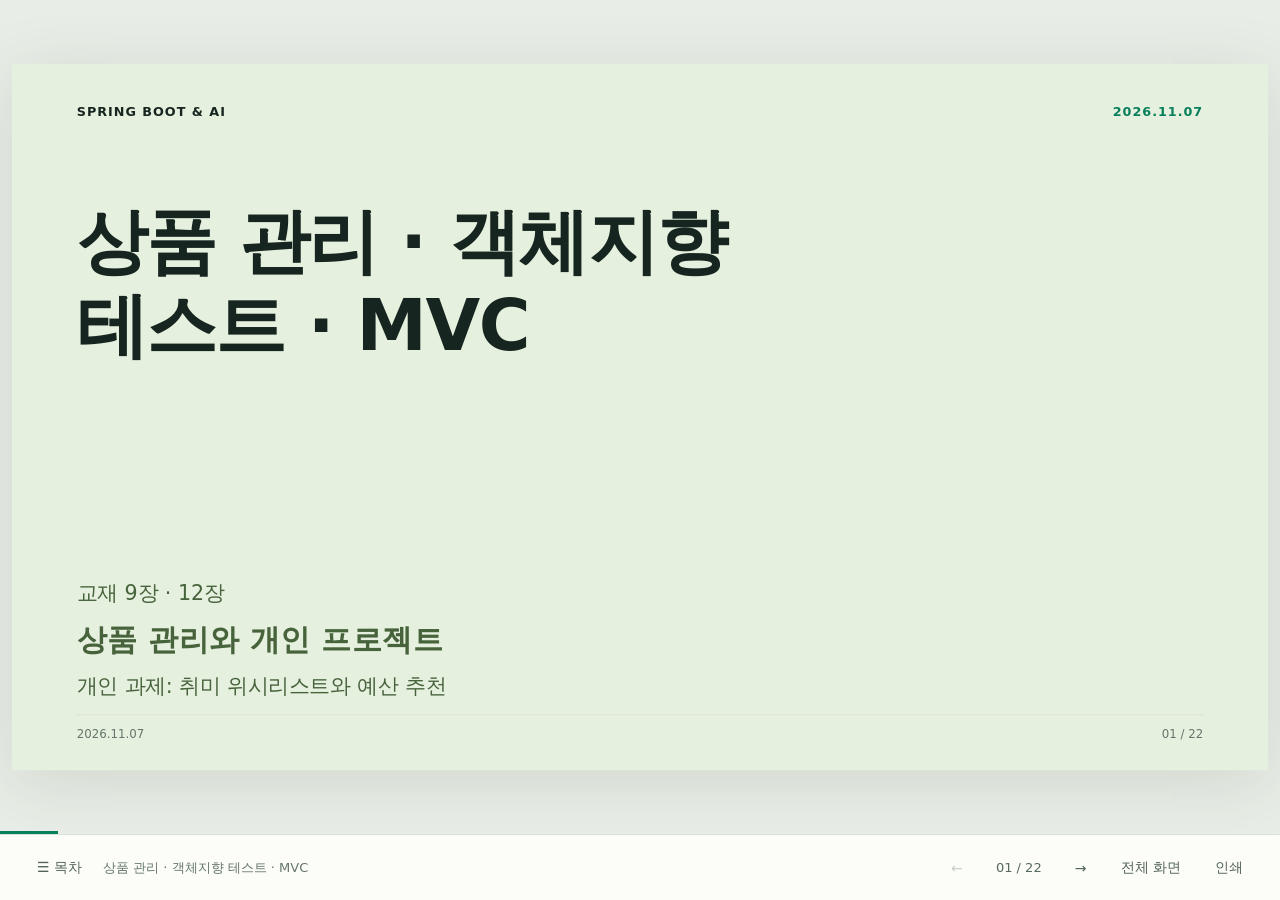
<file: 2026-11-07/index.html>
<!doctype html><html lang="ko"><head><meta charset="utf-8"><meta name="viewport" content="width=device-width,initial-scale=1"><meta name="description" content="교재 상품 관리·객체지향·테스트와 취미 위시리스트 개인 과제"><title>11월 7일 · 상품 관리·객체지향·테스트</title><style>:root{--ink:#16251f;--muted:#65766c;--green:#087f5b;--light:#edf5ee;--line:#d9e2da;--paper:#fcfdf9;--accent:#d5eea7}*{box-sizing:border-box}body{margin:0;background:#e9ede7;color:var(--ink);font-family:Inter,"Pretendard","Apple SD Gothic Neo","Malgun Gothic",system-ui,sans-serif}button,a{font:inherit}button{cursor:pointer;border:0}a{color:var(--green)}button:focus-visible,a:focus-visible{outline:3px solid #72aee6;outline-offset:4px}#workspace{height:calc(100dvh - 66px);position:relative;overflow:hidden;display:flex;align-items:center;justify-content:center}#stage{width:1280px;height:720px;position:absolute;transform-origin:center;flex-shrink:0;box-shadow:0 12px 65px #243a2521}.slide{position:absolute;inset:0;padding:38px 66px 30px;background:var(--paper);display:none;overflow:hidden}.slide.active{display:flex;flex-direction:column}.topline{display:flex;justify-content:space-between;align-items:center;font-size:13px;letter-spacing:1px;color:var(--muted);min-height:20px}.brand{font-weight:750;color:var(--ink)}.chapter-tag{color:var(--green);font-weight:650}h1{font-size:40px;line-height:1.25;letter-spacing:-1.4px;margin:32px 0 0;word-break:keep-all}h3{font-size:27px;line-height:1.35;margin:14px 0;word-break:keep-all}p{font-size:23px;line-height:1.6;margin:10px 0;word-break:keep-all}.content{flex:1;min-height:0;margin-top:25px;display:flex;flex-direction:column;justify-content:center;gap:20px}.foot{margin-top:15px;padding-top:12px;border-top:1px solid var(--line);display:flex;justify-content:space-between;color:var(--muted);font-size:12px;min-height:26px}.cols{display:grid;grid-template-columns:repeat(2,minmax(0,1fr));gap:36px}.cols.three{grid-template-columns:repeat(3,minmax(0,1fr))}.card{border-top:3px solid var(--green);padding:15px 0}.eyebrow{font-size:15px;color:var(--green);font-weight:750;letter-spacing:.8px;margin-bottom:8px}.card p{font-size:22px}.callout{border-left:4px solid var(--green);background:var(--light);padding:15px 20px;font-size:21px;line-height:1.5;word-break:keep-all}.steps{list-style:none;padding:0;margin:0;display:grid;gap:20px;counter-reset:step}.steps li{counter-increment:step;display:flex;gap:20px;align-items:baseline;font-size:24px;line-height:1.5;word-break:keep-all}.steps li:before{content:counter(step,decimal-leading-zero);font-size:17px;font-weight:750;color:var(--green);width:28px;flex-shrink:0}.lesson-table{width:100%;border-collapse:collapse;font-size:22px;line-height:1.5}.lesson-table th{text-align:left;padding:10px 12px;color:var(--green);font-size:18px}.lesson-table td{border-top:1px solid var(--line);padding:13px 12px;vertical-align:top}.lesson-table td:first-child{font-weight:650;width:36%}.lesson-table td:last-child{color:#52665a}pre{margin:0;background:#f0f4ee;border:1px solid #dde6dc;border-radius:8px;padding:19px 23px;font-family:Consolas,"SFMono-Regular",monospace;font-size:20px;line-height:1.5;tab-size:4;white-space:pre-wrap;overflow-wrap:anywhere;overflow:hidden}code{font-family:Consolas,"SFMono-Regular",monospace}p code,.callout code{font-size:.9em}.code-slide pre{font-size:18px;line-height:1.42;padding:18px 22px}.code-slide .content{gap:14px}.code-slide .eyebrow{font-size:13px;margin:0}.code-slide .callout{font-size:18px;padding:11px 16px}.code-slide h1{font-size:35px;margin-top:28px}.source-button{position:absolute;right:66px;top:105px;padding:9px 13px;border-radius:5px;background:var(--light);color:var(--green);font-size:15px}.file-slide h1{max-width:930px}.file-slide pre{font-size:18px;line-height:1.42}.section{background:#e6f0df}.section h1{font-size:62px;margin-top:100px;max-width:1000px}.section-number{font-size:105px;line-height:1;font-weight:750;color:#9dbc88;align-self:flex-end}.cover{background:#e6f0df}.cover h1{font-size:72px;margin-top:80px;line-height:1.2}.cover-bottom{margin-top:auto;display:grid;gap:12px;color:#47633c;font-size:21px}.cover-bottom strong{font-size:31px}.diagram{width:100%;height:auto;max-height:330px;overflow:visible}.diagram text{font-family:Inter,"Apple SD Gothic Neo","Malgun Gothic",system-ui,sans-serif}.references{display:grid;grid-template-columns:1fr 1fr;gap:18px 45px}.references a{display:block;text-decoration:none;border-bottom:1px solid var(--line);padding:16px 0}.references b{display:block;font-size:23px}.references span{display:block;font-size:18px;color:var(--muted);margin-top:7px}#controls{height:66px;background:var(--paper);border-top:1px solid var(--line);display:flex;align-items:center;justify-content:space-between;padding:0 24px;gap:12px}#controls .left,#controls .right{display:flex;align-items:center;gap:8px}#controls button{background:transparent;color:#526358;border-radius:5px;padding:10px 13px;font-size:14px}#controls button:hover{background:var(--light)}#controls button:disabled{opacity:.3}#counter{font-size:13px;min-width:70px;text-align:center;color:#57685d}#current-title{font-size:13px;color:var(--muted);max-width:40vw;white-space:nowrap;overflow:hidden;text-overflow:ellipsis}#progress{position:fixed;bottom:66px;left:0;height:3px;background:var(--green);z-index:4}.overlay{position:fixed;inset:0;background:#10291dcc;z-index:20;display:none;align-items:center;justify-content:center;padding:30px}.overlay.open{display:flex}.panel{background:var(--paper);border-radius:12px;max-width:1080px;width:100%;max-height:90dvh;display:flex;flex-direction:column;padding:28px;min-height:0}.panel-header{display:flex;align-items:center;justify-content:space-between;gap:20px;margin-bottom:18px}.panel-header h2{margin:0;font-size:24px}.close,#copy-source{background:var(--light);color:var(--ink);border-radius:5px;padding:9px 14px}.panel-actions{display:flex;gap:10px}.panel-hint{font-size:14px;color:var(--muted);margin:0 0 15px}#source-code{white-space:pre;overflow:auto;font-size:15px;line-height:1.6;min-height:0}#toc-search{font-size:17px;border:1px solid var(--line);padding:12px 15px;border-radius:6px;margin-bottom:18px}#toc-list{overflow:auto;display:grid;grid-template-columns:1fr 1fr;gap:6px 24px}.toc-item{background:transparent;text-align:left;border-bottom:1px solid var(--line);padding:13px 5px;display:flex;align-items:center;gap:15px;color:var(--ink)}.toc-item.selected,.toc-item:hover{background:var(--light)}.toc-item small{width:30px;font-size:13px;color:var(--green)}.toc-item b{font-size:16px}.toc-item span{display:block;font-size:12px;color:var(--muted);margin-top:4px}#blackout{display:none;position:fixed;inset:0;background:#000;z-index:40}#blackout.open{display:block}.toast{position:fixed;bottom:85px;left:50%;transform:translateX(-50%);background:#163c2c;color:white;border-radius:6px;padding:12px 20px;z-index:50;font-size:15px;display:none}@media(max-width:650px){#controls{padding:0 8px}#controls button{padding:10px 8px;font-size:12px}#current-title,.optional{display:none!important}.overlay{padding:10px}.panel{padding:16px}#toc-list{grid-template-columns:1fr}.panel-header h2{font-size:17px}#source-code{font-size:12px}}@media print{@page{size:1280px 720px;margin:0}html,body{background:white}#controls,#progress,.overlay,#blackout,.toast,.source-button{display:none!important}#workspace{height:auto;display:block;overflow:visible}#stage{width:auto;height:auto;position:static;transform:none!important;box-shadow:none}.slide{display:flex!important;position:relative;width:1280px;height:720px;break-after:page;page-break-after:always;print-color-adjust:exact;-webkit-print-color-adjust:exact}.slide:last-child{break-after:auto}}
</style></head><body data-deck-revision="2026-11-07-v8-plain-assignment"><main id="workspace" aria-label="강의 슬라이드"><div id="stage"><section class="slide cover active" data-index="0" data-slide-id="lesson3-0" aria-label="상품 관리 · 객체지향 테스트 · MVC" aria-hidden="false"><div class="topline"><span class="brand">SPRING BOOT &amp; AI</span><span class="chapter-tag">2026.11.07</span></div><h1>상품 관리 · 객체지향<br>테스트 · MVC</h1><div class="content"><div class="cover-bottom"><span>교재 9장 · 12장</span><strong>상품 관리와 개인 프로젝트</strong><span>개인 과제: 취미 위시리스트와 예산 추천</span></div></div><footer class="foot"><span>2026.11.07</span><span>01 / 22</span></footer></section><section class="slide " data-index="1" data-slide-id="lesson3-1" aria-label="수업 내용" aria-hidden="true"><div class="topline"><span class="brand">SPRING BOOT &amp; AI</span><span class="chapter-tag">수업 내용</span></div><h1>수업 내용</h1><div class="content"><ol class="steps"><li>교재 9장 · 상품 객체와 저장·조회</li><li>교재 12장 · 추상화와 테스트</li><li>MVC 요청 처리와 AOP 확인</li><li>개인 프로젝트 구현 및 준비</li><li>결과 발표와 코드 확인</li></ol></div><footer class="foot"><span>2026.11.07</span><span>02 / 22</span></footer></section><section class="slide section" data-index="2" data-slide-id="lesson3-2" aria-label="CH 09 · 상품 관리 애플리케이션" aria-hidden="true"><div class="topline"><span class="brand">SPRING BOOT &amp; AI</span><span class="chapter-tag">CH 09 · 상품 관리 애플리케이션</span></div><h1>CH 09 · 상품 관리 애플리케이션</h1><div class="content"><div class="section-number">01</div></div><footer class="foot"><span>2026.11.07</span><span>03 / 22</span></footer></section><section class="slide " data-index="3" data-slide-id="lesson3-3" aria-label="CH 12 · 객체지향과 테스트" aria-hidden="true"><div class="topline"><span class="brand">SPRING BOOT &amp; AI</span><span class="chapter-tag">교재 수업</span></div><h1>CH 12 · 객체지향과 테스트</h1><div class="content"><div class="callout">9장 상품 객체·저장·조회와 12장 추상화·테스트는 책을 보며 설명합니다.</div></div><footer class="foot"><span>2026.11.07</span><span>04 / 22</span></footer></section><section class="slide " data-index="4" data-slide-id="lesson3-4" aria-label="MVC · AOP" aria-hidden="true"><div class="topline"><span class="brand">SPRING BOOT &amp; AI</span><span class="chapter-tag">보충 내용</span></div><h1>MVC · AOP</h1><div class="content"><div class="cols"><div class="card"><div class="eyebrow">MVC</div><h3>요청 처리 흐름</h3><p>책의 요청 주소와 Controller 메서드 연결 확인</p></div><div class="card"><div class="eyebrow">AOP</div><h3>공통 처리</h3><p>Service 호출 전후의 시간 로그와 프록시 확인</p></div></div></div><footer class="foot"><span>2026.11.07</span><span>05 / 22</span></footer></section><section class="slide section" data-index="5" data-slide-id="lesson3-5" aria-label="개인 과제 · 취미 위시리스트" aria-hidden="true"><div class="topline"><span class="brand">SPRING BOOT &amp; AI</span><span class="chapter-tag">개인 과제 · 취미 위시리스트</span></div><h1>개인 과제 · 취미 위시리스트</h1><div class="content"><div class="section-number">02</div></div><footer class="foot"><span>2026.11.07</span><span>06 / 22</span></footer></section><section class="slide " data-index="6" data-slide-id="lesson3-6" aria-label="취미 위시리스트와 예산 추천" aria-hidden="true"><div class="topline"><span class="brand">SPRING BOOT &amp; AI</span><span class="chapter-tag">과제 주제와 데이터</span></div><h1>취미 위시리스트와 예산 추천</h1><div class="content"><p>사고 싶은 물건을 등록하고, 각 물건의 가격을 예산과 비교해<br>구매 후보를 추천하는 프로젝트입니다.</p><table class="lesson-table"><tr><th>항목</th><th>요구사항</th></tr><tr><td>주제</td><td>구매하고 싶은 책·게임·운동용품·캠핑장비 등에서 선택</td></tr><tr><td>데이터</td><td>CollectionItem: id, name, price</td></tr><tr><td>의미</td><td>name은 아이템 이름, price는 원 단위 정수 가격</td></tr><tr><td>프로젝트</td><td>개인 저장소의 personal-project/</td></tr></table></div><footer class="foot"><span>2026.11.07</span><span>07 / 22</span></footer></section><section class="slide " data-index="7" data-slide-id="lesson3-7" aria-label="등록 · 목록 · 단건 조회 · 추천" aria-hidden="true"><div class="topline"><span class="brand">SPRING BOOT &amp; AI</span><span class="chapter-tag">필수 기능</span></div><h1>등록 · 목록 · 단건 조회 · 추천</h1><div class="content"><ol class="steps"><li>위시리스트에 아이템 등록</li><li>전체 목록과 등록한 id의 아이템 조회</li><li>예산 안에서 살 수 있는 아이템을 최대 3개 추천</li><li>Repository 인터페이스와 메모리 구현 분리</li><li>Service는 생성자로 Repository를 받기</li></ol></div><footer class="foot"><span>2026.11.07</span><span>08 / 22</span></footer></section><section class="slide " data-index="8" data-slide-id="lesson3-8" aria-label="이름 · 가격 · id 처리" aria-hidden="true"><div class="topline"><span class="brand">SPRING BOOT &amp; AI</span><span class="chapter-tag">입력 규칙</span></div><h1>이름 · 가격 · id 처리</h1><div class="content"><table class="lesson-table"><tr><th>입력</th><th>규칙</th></tr><tr><td>이름</td><td>null·빈 문자열·공백만 있는 이름 거부 · 앞뒤 공백 제거</td></tr><tr><td>가격</td><td>0 이상의 정수 · 무료 아이템 0원 허용</td></tr><tr><td>id</td><td>프로그램에서 부여 · 등록 결과의 실제 id로 조회</td></tr><tr><td>없는 id</td><td>찾을 수 없다는 예외로 구분</td></tr></table><div class="callout">실패한 등록 뒤에는 기존 목록이 바뀌지 않아야 합니다.</div></div><footer class="foot"><span>2026.11.07</span><span>09 / 22</span></footer></section><section class="slide " data-index="9" data-slide-id="lesson3-9" aria-label="예산별 아이템 추천" aria-hidden="true"><div class="topline"><span class="brand">SPRING BOOT &amp; AI</span><span class="chapter-tag">추천 규칙</span></div><h1>예산별 아이템 추천</h1><div class="content"><ol class="steps"><li>예산은 0 이상 · 음수 예산은 거부</li><li>개별 가격이 예산 이하인 구매 후보만 선택</li><li>가격 오름차순 · 같은 가격은 등록 순서 유지</li><li>정렬한 결과에서 최대 3개 반환</li><li>조건에 맞는 아이템이 없으면 빈 목록 반환</li></ol><div class="callout">추천 조회가 원본 목록을 정렬하거나 변경하면 안 됩니다.</div></div><footer class="foot"><span>2026.11.07</span><span>10 / 22</span></footer></section><section class="slide " data-index="10" data-slide-id="lesson3-10" aria-label="예산 추천 결과" aria-hidden="true"><div class="topline"><span class="brand">SPRING BOOT &amp; AI</span><span class="chapter-tag">입출력 예시</span></div><h1>예산 추천 결과</h1><div class="content"><table class="lesson-table"><tr><th>등록 순서</th><th>이름</th><th>가격</th></tr><tr><td>1</td><td>노트</td><td>12,000원</td></tr><tr><td>2</td><td>무료 샘플</td><td>0원</td></tr><tr><td>3</td><td>펜</td><td>5,000원</td></tr><tr><td>4</td><td>스티커</td><td>5,000원</td></tr><tr><td>5</td><td>게임</td><td>8,000원</td></tr></table><div class="callout">개별 가격 5,000원 이하 → 무료 샘플 · 펜 · 스티커<br>예산 0원 → 무료 샘플</div></div><footer class="foot"><span>2026.11.07</span><span>11 / 22</span></footer></section><section class="slide " data-index="11" data-slide-id="lesson3-11" aria-label="정상 · 실패 · 추천 테스트" aria-hidden="true"><div class="topline"><span class="brand">SPRING BOOT &amp; AI</span><span class="chapter-tag">테스트 완료 기준</span></div><h1>정상 · 실패 · 추천 테스트</h1><div class="content"><ol class="steps"><li>정상 등록·목록·실제 id의 단건 조회</li><li>빈 이름·음수 가격·음수 예산 거부</li><li>예산 경계·가격 정렬·같은 가격의 순서·최대 3개</li><li>빈 결과·가격 0·조회 전후 원본 보존</li></ol><div class="callout">최소 4개의 단위 테스트를 작성합니다.<br>Spring이 연결한 Service도 통합 테스트나 실제 빈 실행으로 확인합니다.</div></div><footer class="foot"><span>2026.11.07</span><span>12 / 22</span></footer></section><section class="slide " data-index="12" data-slide-id="lesson3-12" aria-label="구현 및 준비 · 150분" aria-hidden="true"><div class="topline"><span class="brand">SPRING BOOT &amp; AI</span><span class="chapter-tag">개인 구현</span></div><h1>구현 및 준비 · 150분</h1><div class="content"><ol class="steps"><li>객체·Repository·Service와 추천 기능 구현</li><li>정상·실패·경계 조건 테스트</li><li>README에 실행 방법과 실제 결과 기록</li><li>발표할 코드·테스트·실행 화면 준비</li></ol></div><footer class="foot"><span>2026.11.07</span><span>13 / 22</span></footer></section><section class="slide " data-index="13" data-slide-id="lesson3-13" aria-label="추가 과제" aria-hidden="true"><div class="topline"><span class="brand">SPRING BOOT &amp; AI</span><span class="chapter-tag">완료 후 선택</span></div><h1>추가 과제</h1><div class="content"><div class="cols three"><div class="card"><div class="eyebrow">검색</div><h3>이름 부분 검색</h3><p>공백·빈 검색어·결과 없음 처리와 테스트</p></div><div class="card"><div class="eyebrow">상태</div><h3>즐겨찾기 또는 구매 완료</h3><p>상태 변경과 조회 조건을 추가하고 테스트</p></div><div class="card"><div class="eyebrow">AOP</div><h3>실행 시간 로그</h3><p>공통 처리를 분리하고 주입된 Service 호출 로그 확인</p></div></div><div class="callout">원하는 기능을 선택해 추가하고 기존 테스트는 유지합니다.</div></div><footer class="foot"><span>2026.11.07</span><span>14 / 22</span></footer></section><section class="slide " data-index="14" data-slide-id="lesson3-14" aria-label="AI를 활용한 프론트 개발" aria-hidden="true"><div class="topline"><span class="brand">SPRING BOOT &amp; AI</span><span class="chapter-tag">완료 후 선택</span></div><h1>AI를 활용한 프론트 개발</h1><div class="content"><table class="lesson-table"><tr><th>항목</th><th>구현할 내용</th></tr><tr><td>화면</td><td>등록 폼 · 전체 목록 · 예산 입력 · 추천 결과</td></tr><tr><td>기술</td><td>순수 HTML·CSS·JavaScript · 외부 라이브러리/CDN 사용 안 함</td></tr><tr><td>데이터</td><td>샘플 데이터 화면부터 작성하거나 HTTP API를 추가해 fetch 연동</td></tr></table><div class="callout">프롬프트는 자율입니다. 백엔드 로직은 직접 작성합니다.<br>샘플 화면은 샘플임을 표시하고, 실제 연동은 요청·응답을 확인합니다.</div></div><footer class="foot"><span>2026.11.07</span><span>15 / 22</span></footer></section><section class="slide " data-index="15" data-slide-id="lesson3-15" aria-label="발표 내용" aria-hidden="true"><div class="topline"><span class="brand">SPRING BOOT &amp; AI</span><span class="chapter-tag">개인 발표</span></div><h1>발표 내용</h1><div class="content"><ol class="steps"><li>선택한 주제와 구현한 기능</li><li>등록·조회·추천의 실제 실행 결과</li><li>잘못된 입력 또는 실패 테스트</li><li>클래스 역할과 생성자 주입 구조</li><li>직접 결정한 규칙·해결한 문제·미완료 범위</li></ol><div class="callout">발표용 PPT 대신 코드·테스트·실행 화면을 보여줍니다.</div></div><footer class="foot"><span>2026.11.07</span><span>16 / 22</span></footer></section><section class="slide " data-index="16" data-slide-id="lesson3-16" aria-label="다른 교육생과 코드 확인" aria-hidden="true"><div class="topline"><span class="brand">SPRING BOOT &amp; AI</span><span class="chapter-tag">이론 적용 체크리스트</span></div><h1>다른 교육생과 코드 확인</h1><div class="content"><ol class="steps"><li>□ Domain: 빈 이름·음수 가격을 객체가 거부하는가?</li><li>□ Repository: 메모리 저장·id 조회가 분리되어 있는가?</li><li>□ Service: 추천 로직을 처리하고 Repository 인터페이스를 사용하는가?</li><li>□ DI: 생성자로 Repository를 받고 Spring의 객체 연결도 확인했는가?</li><li>□ 테스트: 새 저장소로 정상·실패·추천 결과를 비교하는가?</li></ol><div class="callout">다른 교육생의 코드와 테스트 결과를 열어 각 항목의 근거를 확인합니다.</div></div><footer class="foot"><span>2026.11.07</span><span>17 / 22</span></footer></section><section class="slide " data-index="17" data-slide-id="lesson3-17" aria-label="실습 저장소 Fork와 Clone" aria-hidden="true"><div class="topline"><span class="brand">SPRING BOOT &amp; AI</span><span class="chapter-tag">GitHub · Fork</span></div><h1>실습 저장소 Fork와 Clone</h1><div class="content"><ol class="steps"><li><span><a href="https://github.com/sesac-ddm-4-web/sesac-spring-boot-study" target="_blank" rel="noopener">공용 실습 저장소 열기 ↗</a> → Fork → Owner를 본인 계정으로 선택</span></li><li>저장소 이름 sesac-spring-boot-study 유지</li><li>개인 Fork의 Code → HTTPS 주소로 Clone</li><li>5일에 Fork·Clone했다면 같은 저장소를 계속 사용</li></ol><div class="callout">로컬 origin은 본인 계정의 Fork를 가리킵니다.<br>코드는 개인 Fork에 Push하고, 제출 PR은 조직 원본으로 보냅니다.</div></div><footer class="foot"><span>2026.11.07</span><span>18 / 22</span></footer></section><section class="slide " data-index="18" data-slide-id="lesson3-18" aria-label="Issue와 작업 브랜치" aria-hidden="true"><div class="topline"><span class="brand">SPRING BOOT &amp; AI</span><span class="chapter-tag">GitHub · 개발</span></div><h1>Issue와 작업 브랜치</h1><div class="content"><ol class="steps"><li>조직 원본에 Issue: [11/07][이름] 취미 위시리스트와 예산 추천</li><li>이전 구현을 이어갈 브랜치에서 새 작업 브랜치 생성 · 브랜치 이름은 자율</li><li>프로젝트를 personal-project/에 배치 · 내부 .git 복사 제외</li><li>코드·테스트·README와 Wrapper 반영 → 개인 Fork에 Push</li></ol><div class="callout">greeting-api/·product-api/ 보존 · build/·IDE 파일·비밀값 제외.<br>README에 주제·환경·실행/테스트 명령·완료 기능·실제 결과를 적습니다.</div></div><footer class="foot"><span>2026.11.07</span><span>19 / 22</span></footer></section><section class="slide " data-index="19" data-slide-id="lesson3-19" aria-label="조직 원본으로 PR 제출" aria-hidden="true"><div class="topline"><span class="brand">SPRING BOOT &amp; AI</span><span class="chapter-tag">GitHub · PR</span></div><h1>조직 원본으로 PR 제출</h1><div class="content"><table class="lesson-table"><tr><th>항목</th><th>선택할 값</th></tr><tr><td>base repository / base</td><td>sesac-ddm-4-web/sesac-spring-boot-study / main</td></tr><tr><td>head repository / compare</td><td>본인 계정의 Fork / 작업 브랜치</td></tr><tr><td>PR 제목</td><td>[11/07][이름] 취미 위시리스트와 예산 추천</td></tr></table><div class="callout">Pull requests → New pull request → compare across forks에서 선택합니다.<br>코드·테스트·README를 함께 제출합니다. 기본 제출은 Issue 1개·PR 1개입니다.</div></div><footer class="foot"><span>2026.11.07</span><span>20 / 22</span></footer></section><section class="slide " data-index="20" data-slide-id="lesson3-20" aria-label="리뷰와 제출 완료" aria-hidden="true"><div class="topline"><span class="brand">SPRING BOOT &amp; AI</span><span class="chapter-tag">GitHub · 리뷰</span></div><h1>리뷰와 제출 완료</h1><div class="content"><ol class="steps"><li>PR 본문에 구현 범위·실행/테스트 결과·관련 Issue #번호 작성</li><li>리뷰를 받으면 같은 작업 브랜치에서 수정하고 다시 Push</li><li>강사가 확인을 마치면 PR과 Issue를 닫고 완료 처리</li><li>개인 Fork 주소와 조직 원본의 Issue·PR 링크 제출</li></ol><div class="callout">원본 main에 병합하지 않습니다. 제출 브랜치와 코드는 보존합니다.<br>이전 코드가 함께 포함되면 이전 PR 링크와 이번 변경 범위를 적습니다.</div></div><footer class="foot"><span>2026.11.07</span><span>21 / 22</span></footer></section><section class="slide " data-index="21" data-slide-id="lesson3-21" aria-label="REST API" aria-hidden="true"><div class="topline"><span class="brand">SPRING BOOT &amp; AI</span><span class="chapter-tag">다음 수업</span></div><h1>REST API</h1><div class="content"><div class="cols"><div class="card"><div class="eyebrow">공통 product-api</div><h3>CH 09 · DTO와 상품 API</h3><p>기존 객체·테스트를 유지하고 Controller·JSON·Postman으로 확장</p></div><div class="card"><div class="eyebrow">개인 personal-project</div><h3>위시리스트 API로 확장</h3><p>9·12일의 요청·검증을 배운 뒤 같은 기능을 HTTP로 연결</p></div></div></div><footer class="foot"><span>2026.11.07</span><span>22 / 22</span></footer></section></div></main><div id="progress"></div><nav id="controls" aria-label="발표 제어"><div class="left"><button id="toc-button" title="목차 (O)">☰ 목차</button><span id="current-title"></span></div><div class="right"><button id="prev" aria-label="이전 슬라이드">←</button><span id="counter" aria-live="polite"></span><button id="next" aria-label="다음 슬라이드">→</button><button id="fullscreen" title="전체 화면 (F)">전체 화면</button><button id="print" class="optional" title="전체 슬라이드 인쇄">인쇄</button></div></nav>
<div id="toc" class="overlay" role="dialog" aria-modal="true" aria-label="슬라이드 목차"><div class="panel"><div class="panel-header"><h2>슬라이드 목차</h2><button class="close" data-close="toc">닫기 Esc</button></div><input id="toc-search" placeholder="제목 또는 주제 검색" aria-label="목차 검색"><div id="toc-list"></div></div></div>
<div id="blackout" title="클릭하거나 B를 눌러 돌아가기"></div><div id="toast" class="toast" role="status"></div>

<div id="source" class="overlay" role="dialog" aria-modal="true" aria-labelledby="source-title"><div class="panel"><div class="panel-header"><h2 id="source-title">파일 전체 코드</h2><div class="panel-actions"><button id="copy-source">코드 복사</button><button class="close">닫기 Esc</button></div></div><p class="panel-hint" id="source-path"></p><pre id="source-code" tabindex="0"></pre></div></div>
<script type="application/json" id="deck-data">[{"ch": "2026.11.07", "title": "상품 관리 · 객체지향\u003cbr>테스트 · MVC"}, {"ch": "수업 내용", "title": "수업 내용"}, {"ch": "CH 09 · 상품 관리 애플리케이션", "title": "CH 09 · 상품 관리 애플리케이션"}, {"ch": "교재 수업", "title": "CH 12 · 객체지향과 테스트"}, {"ch": "보충 내용", "title": "MVC · AOP"}, {"ch": "개인 과제 · 취미 위시리스트", "title": "개인 과제 · 취미 위시리스트"}, {"ch": "과제 주제와 데이터", "title": "취미 위시리스트와 예산 추천"}, {"ch": "필수 기능", "title": "등록 · 목록 · 단건 조회 · 추천"}, {"ch": "입력 규칙", "title": "이름 · 가격 · id 처리"}, {"ch": "추천 규칙", "title": "예산별 아이템 추천"}, {"ch": "입출력 예시", "title": "예산 추천 결과"}, {"ch": "테스트 완료 기준", "title": "정상 · 실패 · 추천 테스트"}, {"ch": "개인 구현", "title": "구현 및 준비 · 150분"}, {"ch": "완료 후 선택", "title": "추가 과제"}, {"ch": "완료 후 선택", "title": "AI를 활용한 프론트 개발"}, {"ch": "개인 발표", "title": "발표 내용"}, {"ch": "이론 적용 체크리스트", "title": "다른 교육생과 코드 확인"}, {"ch": "GitHub · Fork", "title": "실습 저장소 Fork와 Clone"}, {"ch": "GitHub · 개발", "title": "Issue와 작업 브랜치"}, {"ch": "GitHub · PR", "title": "조직 원본으로 PR 제출"}, {"ch": "GitHub · 리뷰", "title": "리뷰와 제출 완료"}, {"ch": "다음 수업", "title": "REST API"}]</script><script type="application/json" id="source-data">{"ProductApplication.java": "package com.example.product;\n\nimport org.springframework.boot.SpringApplication;\nimport org.springframework.boot.autoconfigure.SpringBootApplication;\n\n@SpringBootApplication\npublic class ProductApplication {\n    public static void main(String[] args) {\n        SpringApplication.run(ProductApplication.class, args);\n    }\n}\n", "Product.java": "package com.example.product;\n\npublic class Product {\n    private final long id;\n    private final String name;\n    private final int price;\n\n    public Product(long id, String name, int price) {\n        if (name == null || name.isBlank()) {\n            throw new IllegalArgumentException(\"상품명은 필수입니다\");\n        }\n        if (price \u003c 0) {\n            throw new IllegalArgumentException(\"가격은 0 이상이어야 합니다\");\n        }\n        this.id = id;\n        this.name = name.strip();\n        this.price = price;\n    }\n\n    public long getId() { return id; }\n    public String getName() { return name; }\n    public int getPrice() { return price; }\n}\n", "ProductRepository.java": "package com.example.product;\n\nimport java.util.List;\nimport java.util.Optional;\n\npublic interface ProductRepository {\n    Product save(String name, int price);\n    List\u003cProduct> findAll();\n    Optional\u003cProduct> findById(long id);\n}\n", "MemoryProductRepository.java": "package com.example.product;\n\nimport java.util.Comparator;\nimport java.util.List;\nimport java.util.Map;\nimport java.util.Optional;\nimport java.util.concurrent.ConcurrentHashMap;\nimport java.util.concurrent.atomic.AtomicLong;\nimport org.springframework.stereotype.Repository;\n\n@Repository\npublic class MemoryProductRepository implements ProductRepository {\n    private final Map\u003cLong, Product> store = new ConcurrentHashMap\u003c>();\n    private final AtomicLong sequence = new AtomicLong();\n\n    @Override\n    public Product save(String name, int price) {\n        long id = sequence.incrementAndGet();\n        Product product = new Product(id, name, price);\n        store.put(id, product);\n        return product;\n    }\n\n    @Override\n    public List\u003cProduct> findAll() {\n        return store.values().stream()\n                .sorted(Comparator.comparingLong(Product::getId))\n                .toList();\n    }\n\n    @Override\n    public Optional\u003cProduct> findById(long id) {\n        return Optional.ofNullable(store.get(id));\n    }\n}\n", "ProductNotFoundException.java": "package com.example.product;\n\npublic class ProductNotFoundException extends RuntimeException {\n    public ProductNotFoundException(long id) {\n        super(\"상품을 찾을 수 없습니다: \" + id);\n    }\n}\n", "ProductService.java": "package com.example.product;\n\nimport java.util.List;\nimport org.springframework.stereotype.Service;\n\n@Service\npublic class ProductService {\n    private final ProductRepository repository;\n\n    public ProductService(ProductRepository repository) {\n        this.repository = repository;\n    }\n\n    public Product create(String name, int price) {\n        return repository.save(name, price);\n    }\n\n    public List\u003cProduct> findAll() {\n        return repository.findAll();\n    }\n\n    public Product findById(long id) {\n        return repository.findById(id)\n                .orElseThrow(() -> new ProductNotFoundException(id));\n    }\n}\n", "ProductServiceTest.java": "package com.example.product;\n\nimport org.junit.jupiter.api.Test;\nimport static org.junit.jupiter.api.Assertions.*;\n\nclass ProductServiceTest {\n    private final ProductService service =\n            new ProductService(new MemoryProductRepository());\n\n    @Test\n    void createAndFind() {\n        Product saved = service.create(\"노트\", 3000);\n        assertEquals(\"노트\", service.findById(saved.getId()).getName());\n        assertEquals(1, service.findAll().size());\n    }\n\n    @Test\n    void rejectInvalidPrice() {\n        assertThrows(IllegalArgumentException.class,\n                () -> service.create(\"노트\", -1));\n        assertTrue(service.findAll().isEmpty());\n    }\n\n    @Test\n    void rejectMissingProduct() {\n        assertThrows(ProductNotFoundException.class,\n                () -> service.findById(999));\n    }\n}\n", "TimingAspect.java": "package com.example.product;\n\nimport org.aspectj.lang.ProceedingJoinPoint;\nimport org.aspectj.lang.annotation.Around;\nimport org.aspectj.lang.annotation.Aspect;\nimport org.springframework.stereotype.Component;\n\n@Aspect\n@Component\npublic class TimingAspect {\n    @Around(\"execution(* com.example.product.ProductService.*(..))\")\n    public Object measure(ProceedingJoinPoint joinPoint) throws Throwable {\n        long started = System.nanoTime();\n        try {\n            return joinPoint.proceed();\n        } finally {\n            long elapsedMs = (System.nanoTime() - started) / 1_000_000;\n            System.out.println(joinPoint.getSignature().getName()\n                    + \" : \" + elapsedMs + \"ms\");\n        }\n    }\n}\n", "ProductWiringTest.java": "package com.example.product;\n\nimport org.junit.jupiter.api.Test;\nimport org.springframework.aop.support.AopUtils;\nimport org.springframework.beans.factory.annotation.Autowired;\nimport org.springframework.boot.test.context.SpringBootTest;\nimport static org.junit.jupiter.api.Assertions.*;\n\n@SpringBootTest(webEnvironment = SpringBootTest.WebEnvironment.NONE)\nclass ProductWiringTest {\n    @Autowired\n    private ProductService service;\n\n    @Test\n    void injectedServiceUsesAopProxy() {\n        assertTrue(AopUtils.isAopProxy(service));\n        Product saved = service.create(\"연결 확인\", 3000);\n        Product found = service.findById(saved.getId());\n        assertEquals(\"연결 확인\", found.getName());\n        assertEquals(3000, found.getPrice());\n        assertTrue(service.findAll().stream()\n                .anyMatch(product -> product.getId() == saved.getId()));\n    }\n}\n"}</script><script>

const SLIDES=JSON.parse(document.getElementById('deck-data').textContent);
let index=0,lastFocus=null;
const els=[...document.querySelectorAll('.slide')],$=id=>document.getElementById(id);
const clean=s=>s.replace(/<[^>]*>/g,' ');
function scale(){const w=$('workspace').clientWidth,h=$('workspace').clientHeight;$('stage').style.transform='scale('+Math.max(.1,Math.min((w-24)/1280,(h-24)/720))+')'}
function show(n){index=Math.max(0,Math.min(els.length-1,n));els.forEach((el,i)=>{el.classList.toggle('active',i===index);el.setAttribute('aria-hidden',i===index?'false':'true')});$('counter').textContent=String(index+1).padStart(2,'0')+' / '+els.length;$('current-title').textContent=clean(SLIDES[index].title);$('progress').style.width=((index+1)/els.length*100)+'%';$('prev').disabled=index===0;$('next').disabled=index===els.length-1;history.replaceState(null,'','#slide-'+(index+1))}
function openToc(){lastFocus=document.activeElement;$('toc').classList.add('open');renderToc();$('toc-search').focus()}
function closeToc(){$('toc').classList.remove('open');lastFocus?.focus()}
function renderToc(){const q=$('toc-search').value.toLowerCase();$('toc-list').replaceChildren();SLIDES.forEach((s,i)=>{if(!(clean(s.title)+' '+s.ch).toLowerCase().includes(q))return;const b=document.createElement('button');b.className='toc-item'+(i===index?' selected':'');const no=document.createElement('small');no.textContent=String(i+1).padStart(2,'0');const box=document.createElement('div'),t=document.createElement('b'),c=document.createElement('span');t.textContent=clean(s.title);c.textContent=s.ch;box.append(t,c);b.append(no,box);b.onclick=()=>{show(i);closeToc()};$('toc-list').appendChild(b)})}
async function full(){try{if(document.fullscreenElement)await document.exitFullscreen();else await document.documentElement.requestFullscreen()}catch{}}
$('prev').onclick=()=>show(index-1);$('next').onclick=()=>show(index+1);$('toc-button').onclick=openToc;$('fullscreen').onclick=full;$('print').onclick=()=>window.print();$('toc-search').oninput=renderToc;
$('toc').querySelector('.close').onclick=closeToc;$('toc').addEventListener('click',e=>{if(e.target===$('toc'))closeToc()});$('blackout').onclick=()=>$('blackout').classList.remove('open');
window.addEventListener('keydown',e=>{if(e.key==='Escape'){closeToc();closeSource();$('blackout').classList.remove('open');return}if($('source').classList.contains('open')){trapSource(e);return}if($('toc').classList.contains('open')){if(e.key==='Tab'){const f=[...$('toc').querySelectorAll('button,input,a[href]')],first=f[0],last=f[f.length-1];if(e.shiftKey&&document.activeElement===first){e.preventDefault();last.focus()}else if(!e.shiftKey&&document.activeElement===last){e.preventDefault();first.focus()}}return}if(/INPUT|TEXTAREA|SELECT/.test(e.target.tagName)||e.ctrlKey||e.metaKey||e.altKey)return;if(['ArrowRight','ArrowDown','PageDown',' '].includes(e.key)){e.preventDefault();show(index+1)}if(['ArrowLeft','ArrowUp','PageUp'].includes(e.key)){e.preventDefault();show(index-1)}if(e.key==='Home')show(0);if(e.key==='End')show(els.length-1);if(e.key.toLowerCase()==='o')openToc();if(e.key.toLowerCase()==='f')full();if(e.key.toLowerCase()==='b')$('blackout').classList.toggle('open')});
window.addEventListener('resize',scale);window.addEventListener('hashchange',()=>{const n=Number(location.hash.replace('#slide-',''));if(n>0)show(n-1)});
show(Math.max(0,Number(location.hash.replace('#slide-',''))-1)||0);scale();



const SOURCES=JSON.parse(document.getElementById('source-data').textContent);
let sourceFocus=null;
function openSource(key){sourceFocus=document.activeElement;$('source-title').textContent=key;$('source-path').textContent=(key.endsWith('Test.java')?'src/test/java/':'src/main/java/')+'com/example/product/'+key;$('source-code').textContent=SOURCES[key];$('source').classList.add('open');$('source').querySelector('.close').focus()}
function closeSource(){if(!$('source').classList.contains('open'))return;$('source').classList.remove('open');sourceFocus?.focus()}
function trapSource(e){if(e.key!=='Tab')return;const f=[...$('source').querySelectorAll('button,[tabindex="0"]')],first=f[0],last=f[f.length-1];if(e.shiftKey&&document.activeElement===first){e.preventDefault();last.focus()}else if(!e.shiftKey&&document.activeElement===last){e.preventDefault();first.focus()}}
$('source').querySelector('.close').onclick=closeSource;$('source').addEventListener('click',e=>{if(e.target===$('source'))closeSource()});
document.querySelectorAll('[data-source-key]').forEach(b=>b.onclick=()=>openSource(b.dataset.sourceKey));
$('copy-source').onclick=async()=>{try{await navigator.clipboard.writeText($('source-code').textContent);$('copy-source').textContent='복사 완료';setTimeout(()=>$('copy-source').textContent='코드 복사',1500)}catch{$('copy-source').textContent='본문을 선택해 복사하세요'}};
</script></body></html>
</file>
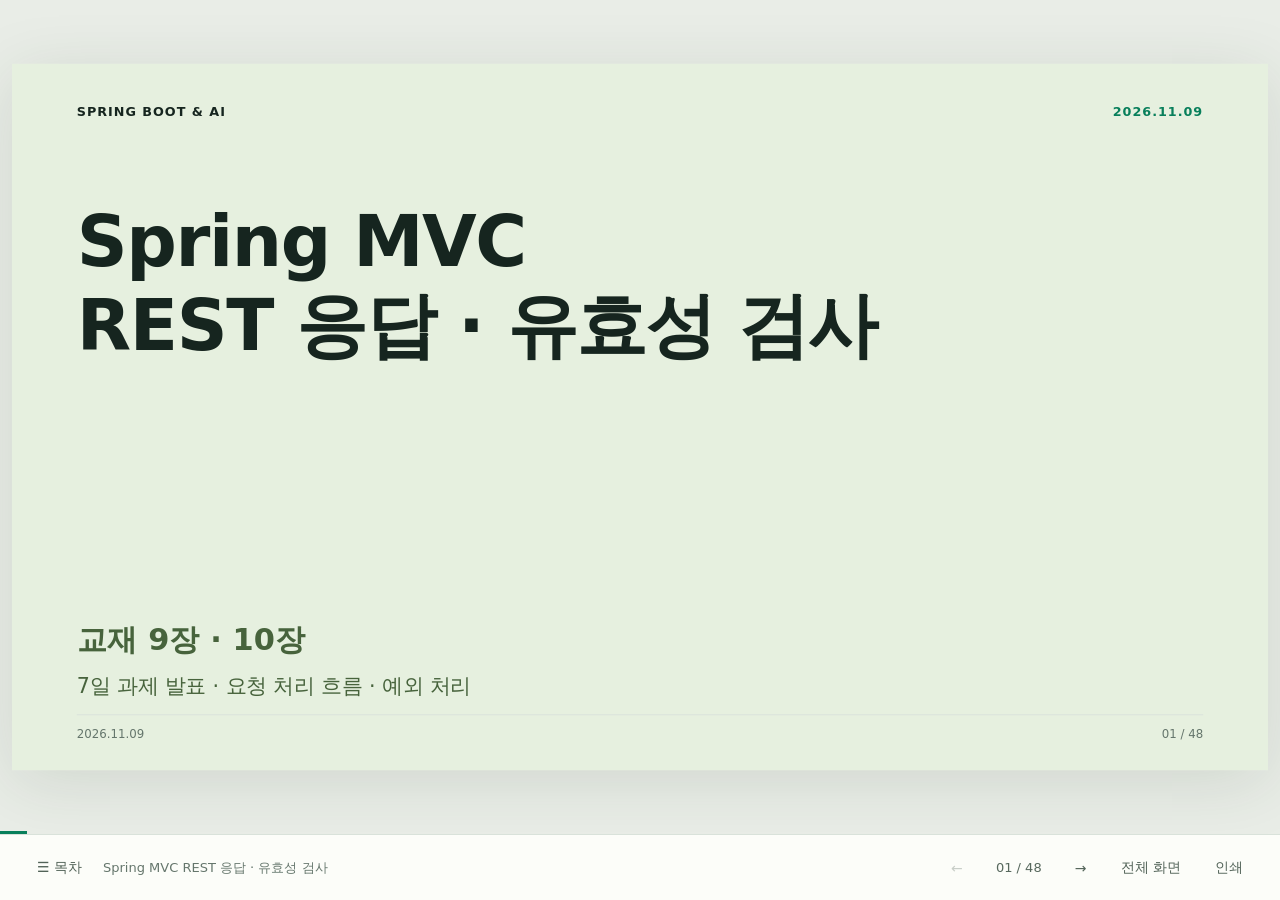
<file: 2026-11-09/index.html>
<!doctype html><html lang="ko"><head><meta charset="utf-8"><meta name="viewport" content="width=device-width,initial-scale=1"><meta name="description" content="교재 9·10장과 함께 배우는 Spring MVC 요청 흐름·REST 응답·유효성 검사·예외 처리"><title>11월 9일 · Spring MVC·REST 응답·유효성 검사</title><style>:root{--ink:#16251f;--muted:#65766c;--green:#087f5b;--light:#edf5ee;--line:#d9e2da;--paper:#fcfdf9;--accent:#d5eea7}*{box-sizing:border-box}body{margin:0;background:#e9ede7;color:var(--ink);font-family:Inter,"Pretendard","Apple SD Gothic Neo","Malgun Gothic",system-ui,sans-serif}button,a{font:inherit}button{cursor:pointer;border:0}a{color:var(--green)}button:focus-visible,a:focus-visible{outline:3px solid #72aee6;outline-offset:4px}#workspace{height:calc(100dvh - 66px);position:relative;overflow:hidden;display:flex;align-items:center;justify-content:center}#stage{width:1280px;height:720px;position:absolute;transform-origin:center;flex-shrink:0;box-shadow:0 12px 65px #243a2521}.slide{position:absolute;inset:0;padding:38px 66px 30px;background:var(--paper);display:none;overflow:hidden}.slide.active{display:flex;flex-direction:column}.topline{display:flex;justify-content:space-between;align-items:center;font-size:13px;letter-spacing:1px;color:var(--muted);min-height:20px}.brand{font-weight:750;color:var(--ink)}.chapter-tag{color:var(--green);font-weight:650}h1{font-size:40px;line-height:1.25;letter-spacing:-1.4px;margin:32px 0 0;word-break:keep-all}h3{font-size:27px;line-height:1.35;margin:14px 0;word-break:keep-all}p{font-size:23px;line-height:1.6;margin:10px 0;word-break:keep-all}.subtitle{font-size:20px;line-height:1.5;color:var(--muted);margin-top:13px;word-break:keep-all}.content{flex:1;min-height:0;margin-top:25px;display:flex;flex-direction:column;justify-content:center;gap:20px}.foot{margin-top:15px;padding-top:12px;border-top:1px solid var(--line);display:flex;justify-content:space-between;color:var(--muted);font-size:12px;min-height:26px}.cols{display:grid;grid-template-columns:repeat(2,minmax(0,1fr));gap:36px}.cols.three{grid-template-columns:repeat(3,minmax(0,1fr))}.card{border-top:3px solid var(--green);padding:15px 0}.eyebrow{font-size:15px;color:var(--green);font-weight:750;letter-spacing:.8px;margin-bottom:8px}.card p{font-size:22px}.callout{border-left:4px solid var(--green);background:var(--light);padding:15px 20px;font-size:21px;line-height:1.5;word-break:keep-all}.steps{list-style:none;padding:0;margin:0;display:grid;gap:20px;counter-reset:step}.steps li{counter-increment:step;display:flex;gap:20px;align-items:baseline;font-size:24px;line-height:1.5;word-break:keep-all}.steps li:before{content:counter(step,decimal-leading-zero);font-size:17px;font-weight:750;color:var(--green);width:28px;flex-shrink:0}.lesson-table{width:100%;border-collapse:collapse;font-size:22px;line-height:1.5}.lesson-table th{text-align:left;padding:10px 12px;color:var(--green);font-size:18px}.lesson-table td{border-top:1px solid var(--line);padding:13px 12px;vertical-align:top}.lesson-table td:first-child{font-weight:650;width:36%}.lesson-table td:last-child{color:#52665a}pre{margin:0;background:#f0f4ee;border:1px solid #dde6dc;border-radius:8px;padding:19px 23px;font-family:Consolas,"SFMono-Regular",monospace;font-size:20px;line-height:1.5;tab-size:4;white-space:pre-wrap;overflow-wrap:anywhere;overflow:hidden}code{font-family:Consolas,"SFMono-Regular",monospace}p code,.callout code{font-size:.9em}.code-slide pre{font-size:18px;line-height:1.42;padding:18px 22px}.code-slide .content{gap:14px}.code-slide .eyebrow{font-size:13px;margin:0}.code-slide .callout{font-size:18px;padding:11px 16px}.code-slide h1{font-size:35px;margin-top:28px}.code-slide .subtitle{font-size:18px}.source-button{position:absolute;right:66px;top:105px;padding:9px 13px;border-radius:5px;background:var(--light);color:var(--green);font-size:15px}.file-slide h1{max-width:930px}.file-slide pre{font-size:18px;line-height:1.42}.file-slide .subtitle{font-size:17px}.section{background:#e6f0df}.section h1{font-size:62px;margin-top:100px;max-width:1000px}.section .subtitle{font-size:26px;max-width:950px}.section-number{font-size:105px;line-height:1;font-weight:750;color:#9dbc88;align-self:flex-end}.cover{background:#e6f0df}.cover h1{font-size:72px;margin-top:80px;line-height:1.2}.cover .subtitle{font-size:26px}.cover-bottom{margin-top:auto;display:grid;gap:12px;color:#47633c;font-size:21px}.cover-bottom strong{font-size:31px}.diagram{width:100%;height:auto;max-height:330px;overflow:visible}.diagram text{font-family:Inter,"Apple SD Gothic Neo","Malgun Gothic",system-ui,sans-serif}.references{display:grid;grid-template-columns:1fr 1fr;gap:18px 45px}.references a{display:block;text-decoration:none;border-bottom:1px solid var(--line);padding:16px 0}.references b{display:block;font-size:23px}.references span{display:block;font-size:18px;color:var(--muted);margin-top:7px}#controls{height:66px;background:var(--paper);border-top:1px solid var(--line);display:flex;align-items:center;justify-content:space-between;padding:0 24px;gap:12px}#controls .left,#controls .right{display:flex;align-items:center;gap:8px}#controls button{background:transparent;color:#526358;border-radius:5px;padding:10px 13px;font-size:14px}#controls button:hover{background:var(--light)}#controls button:disabled{opacity:.3}#counter{font-size:13px;min-width:70px;text-align:center;color:#57685d}#current-title{font-size:13px;color:var(--muted);max-width:40vw;white-space:nowrap;overflow:hidden;text-overflow:ellipsis}#progress{position:fixed;bottom:66px;left:0;height:3px;background:var(--green);z-index:4}.overlay{position:fixed;inset:0;background:#10291dcc;z-index:20;display:none;align-items:center;justify-content:center;padding:30px}.overlay.open{display:flex}.panel{background:var(--paper);border-radius:12px;max-width:1080px;width:100%;max-height:90dvh;display:flex;flex-direction:column;padding:28px;min-height:0}.panel-header{display:flex;align-items:center;justify-content:space-between;gap:20px;margin-bottom:18px}.panel-header h2{margin:0;font-size:24px}.close,#copy-source{background:var(--light);color:var(--ink);border-radius:5px;padding:9px 14px}.panel-actions{display:flex;gap:10px}.panel-hint{font-size:14px;color:var(--muted);margin:0 0 15px}#source-code{white-space:pre;overflow:auto;font-size:15px;line-height:1.6;min-height:0}#toc-search{font-size:17px;border:1px solid var(--line);padding:12px 15px;border-radius:6px;margin-bottom:18px}#toc-list{overflow:auto;display:grid;grid-template-columns:1fr 1fr;gap:6px 24px}.toc-item{background:transparent;text-align:left;border-bottom:1px solid var(--line);padding:13px 5px;display:flex;align-items:center;gap:15px;color:var(--ink)}.toc-item.selected,.toc-item:hover{background:var(--light)}.toc-item small{width:30px;font-size:13px;color:var(--green)}.toc-item b{font-size:16px}.toc-item span{display:block;font-size:12px;color:var(--muted);margin-top:4px}#blackout{display:none;position:fixed;inset:0;background:#000;z-index:40}#blackout.open{display:block}.toast{position:fixed;bottom:85px;left:50%;transform:translateX(-50%);background:#163c2c;color:white;border-radius:6px;padding:12px 20px;z-index:50;font-size:15px;display:none}@media(max-width:650px){#controls{padding:0 8px}#controls button{padding:10px 8px;font-size:12px}#current-title,.optional{display:none!important}.overlay{padding:10px}.panel{padding:16px}#toc-list{grid-template-columns:1fr}.panel-header h2{font-size:17px}#source-code{font-size:12px}}@media print{@page{size:1280px 720px;margin:0}html,body{background:white}#controls,#progress,.overlay,#blackout,.toast,.source-button{display:none!important}#workspace{height:auto;display:block;overflow:visible}#stage{width:auto;height:auto;position:static;transform:none!important;box-shadow:none}.slide{display:flex!important;position:relative;width:1280px;height:720px;break-after:page;page-break-after:always;print-color-adjust:exact;-webkit-print-color-adjust:exact}.slide:last-child{break-after:auto}}
</style></head><body data-deck-revision="2026-11-09-v2-mvc-validation"><main id="workspace" aria-label="강의 슬라이드"><div id="stage"><section class="slide cover active" data-index="0" data-slide-id="lesson-09-0" aria-label="Spring MVC REST 응답 · 유효성 검사" aria-hidden="false"><div class="topline"><span class="brand">SPRING BOOT &amp; AI</span><span class="chapter-tag">2026.11.09</span></div><h1>Spring MVC<br>REST 응답 · 유효성 검사</h1><div class="content"><div class="cover-bottom"><strong>교재 9장 · 10장</strong><span>7일 과제 발표 · 요청 처리 흐름 · 예외 처리</span></div></div><footer class="foot"><span>2026.11.09</span><span>01 / 48</span></footer></section><section class="slide " data-index="1" data-slide-id="lesson-09-1" aria-label="수업 내용" aria-hidden="true"><div class="topline"><span class="brand">SPRING BOOT &amp; AI</span><span class="chapter-tag">수업 내용</span></div><h1>수업 내용</h1><div class="content"><ol class="steps"><li>7일 개인 과제 발표</li><li>Servlet·Spring MVC와 상품 요청 처리 흐름</li><li>JSON 응답과 HTTP 상태 코드</li><li>교재 10장 · 유효성 검사와 예외 처리</li><li>외부 상품 연동·장바구니 구현과 QA</li></ol></div><footer class="foot"><span>2026.11.09</span><span>02 / 48</span></footer></section><section class="slide " data-index="2" data-slide-id="lesson-09-2" aria-label="개인 과제 발표" aria-hidden="true"><div class="topline"><span class="brand">SPRING BOOT &amp; AI</span><span class="chapter-tag">7일 과제 발표</span></div><h1>개인 과제 발표</h1><div class="content"><ol class="steps"><li>선택한 주제와 실제로 동작하는 기능</li><li>Domain·Service·Repository를 나눈 코드</li><li>직접 정한 규칙과 해결한 문제</li></ol><div class="callout">별도 발표 자료 없이 코드·테스트·실행 화면을 보여줍니다.<br>미완료라면 완료한 범위와 막힌 지점을 설명합니다.</div></div><footer class="foot"><span>2026.11.09</span><span>03 / 48</span></footer></section><section class="slide " data-index="3" data-slide-id="lesson-09-3" aria-label="Model · View · Controller" aria-hidden="true"><div class="topline"><span class="brand">SPRING BOOT &amp; AI</span><span class="chapter-tag">Spring MVC</span></div><h1>Model · View · Controller</h1><div class="content"><table class="lesson-table"><tr><th>역할</th><th>상품 애플리케이션에서 하는 일</th></tr><tr><td>Model</td><td>상품 데이터와 업무 규칙 · 도메인과 Service가 관련 처리 담당</td></tr><tr><td>View</td><td>사용자에게 보여줄 결과를 표현 · 예: HTML 화면</td></tr><tr><td>Controller</td><td>요청을 해석하고 업무 처리를 호출해 응답 방향 결정</td></tr></table><div class="callout">MVC의 Model이 특정 클래스 하나를 뜻하지는 않습니다.<br>JSON을 반환하는 API도 Spring MVC의 요청 처리 기능을 사용합니다.</div></div><footer class="foot"><span>2026.11.09</span><span>04 / 48</span></footer></section><section class="slide " data-index="4" data-slide-id="lesson-09-4" aria-label="MVC · Spring MVC · REST" aria-hidden="true"><div class="topline"><span class="brand">SPRING BOOT &amp; AI</span><span class="chapter-tag">개념 구분</span></div><h1>MVC · Spring MVC · REST</h1><div class="content"><table class="lesson-table"><tr><th>이름</th><th>가리키는 것</th></tr><tr><td>MVC</td><td>입력 처리·데이터와 업무·결과 표현의 역할 분리</td></tr><tr><td>Spring MVC</td><td>HTTP 요청을 처리하는 Spring의 웹 프레임워크</td></tr><tr><td>REST</td><td>자원과 HTTP의 의미 등을 고려하는 API 설계 방식</td></tr></table><div class="callout">Spring MVC로 REST API를 만들 수 있습니다.<br>JSON을 반환한다는 사실만으로 REST 설계를 모두 충족하는 것은 아닙니다.</div></div><footer class="foot"><span>2026.11.09</span><span>05 / 48</span></footer></section><section class="slide " data-index="5" data-slide-id="lesson-09-5" aria-label="MVC와 레이어드 아키텍처" aria-hidden="true"><div class="topline"><span class="brand">SPRING BOOT &amp; AI</span><span class="chapter-tag">구조 구분</span></div><h1>MVC와 레이어드 아키텍처</h1><div class="content"><table class="lesson-table"><tr><th>구분</th><th>나누는 기준</th></tr><tr><td>MVC</td><td>입력 처리·데이터와 업무·결과 표현</td></tr><tr><td>레이어드 아키텍처</td><td>표현·업무·데이터 접근의 책임과 계층 간 의존 관계</td></tr></table><div class="callout">같은 애플리케이션에 두 관점을 함께 적용할 수 있습니다.<br>Controller·Service·Repository를 MVC의 세 요소와 일대일로 맞추지 않습니다.</div></div><footer class="foot"><span>2026.11.09</span><span>06 / 48</span></footer></section><section class="slide " data-index="6" data-slide-id="lesson-09-6" aria-label="MVC · MVP · MVVM" aria-hidden="true"><div class="topline"><span class="brand">SPRING BOOT &amp; AI</span><span class="chapter-tag">관련 패턴</span></div><h1>MVC · MVP · MVVM</h1><div class="content"><table class="lesson-table"><tr><th>패턴</th><th>화면과 처리 로직을 나누는 방법</th></tr><tr><td>MVC</td><td>Controller가 입력을 처리하고 View가 결과 표현</td></tr><tr><td>MVP</td><td>Presenter가 Model과 View 사이의 처리를 담당</td></tr><tr><td>MVVM</td><td>ViewModel이 화면의 데이터·상태를 제공하고 바인딩으로 연결</td></tr></table><div class="callout">세부 구현보다 화면과 처리 로직을 분리하는 관점만 비교합니다.<br>오늘 상품 API는 Spring MVC로 이어서 살펴봅니다.</div></div><footer class="foot"><span>2026.11.09</span><span>07 / 48</span></footer></section><section class="slide " data-index="7" data-slide-id="lesson-09-7" aria-label="Spring MVC와 계층 구조 함께 사용" aria-hidden="true"><div class="topline"><span class="brand">SPRING BOOT &amp; AI</span><span class="chapter-tag">상품 API 구조</span></div><h1>Spring MVC와 계층 구조 함께 사용</h1><div class="content"><svg class="diagram" viewBox="0 0 1148 330" role="img" aria-label="같은 상품 API에서 Spring MVC가 DispatcherServlet을 통해 Controller를 호출하고, Controller는 레이어드 구조에 따라 Service와 Repository를 사용합니다"><title>같은 상품 API에서 Spring MVC가 DispatcherServlet을 통해 Controller를 호출하고, Controller는 레이어드 구조에 따라 Service와 Repository를 사용합니다</title><defs><marker id="arrow-2" markerWidth="9" markerHeight="9" refX="7" refY="4.5" orient="auto"><path d="M0,0 L8,4.5 L0,9" fill="none" stroke="#087f5b" stroke-width="1.5"/></marker></defs><path d="M8,52 L8,28 L530,28 L530,52" fill="none" stroke="#087f5b" stroke-width="2"/><text x="269" y="18" text-anchor="middle" fill="#087f5b" font-size="21" font-weight="700">Spring MVC · 요청을 Controller에 연결</text><rect x="5" y="80" width="245" height="120" rx="14" fill="#edf5ee" stroke="#9fbea9" stroke-width="2"/><text x="127.5" y="125" text-anchor="middle" fill="#16251f" font-size="25" font-weight="700">DispatcherServlet</text><text x="127.5" y="161" text-anchor="middle" fill="#52665a" font-size="19">HTTP 요청 조율</text><rect x="295" y="80" width="235" height="120" rx="14" fill="#edf5ee" stroke="#9fbea9" stroke-width="2"/><text x="412.5" y="125" text-anchor="middle" fill="#16251f" font-size="25" font-weight="700">Controller</text><text x="412.5" y="161" text-anchor="middle" fill="#52665a" font-size="19">HTTP 입력·응답</text><rect x="575" y="80" width="235" height="120" rx="14" fill="#edf5ee" stroke="#9fbea9" stroke-width="2"/><text x="692.5" y="125" text-anchor="middle" fill="#16251f" font-size="25" font-weight="700">Service</text><text x="692.5" y="161" text-anchor="middle" fill="#52665a" font-size="19">상품 업무 처리</text><rect x="855" y="80" width="288" height="120" rx="14" fill="#edf5ee" stroke="#9fbea9" stroke-width="2"/><text x="999.0" y="125" text-anchor="middle" fill="#16251f" font-size="25" font-weight="700">Repository</text><text x="999.0" y="161" text-anchor="middle" fill="#52665a" font-size="19">상품 저장·조회</text><path d="M260,140 L285,140" fill="none" stroke="#087f5b" stroke-width="3" marker-end="url(#arrow-2)"/><path d="M540,140 L565,140" fill="none" stroke="#087f5b" stroke-width="3" marker-end="url(#arrow-2)"/><path d="M820,140 L845,140" fill="none" stroke="#087f5b" stroke-width="3" marker-end="url(#arrow-2)"/><text x="412" y="236" text-anchor="middle" fill="#52665a" font-size="21">표현 계층</text><text x="692" y="236" text-anchor="middle" fill="#52665a" font-size="21">업무 계층</text><text x="999" y="236" text-anchor="middle" fill="#52665a" font-size="21">데이터 접근 계층</text><path d="M295,255 L295,278 L1143,278 L1143,255" fill="none" stroke="#087f5b" stroke-width="2"/><text x="719" y="308" text-anchor="middle" fill="#087f5b" font-size="22" font-weight="700">레이어드 아키텍처 · 내부 책임을 계층으로 분리</text></svg><div class="callout">Spring MVC가 Controller 호출과 HTTP 응답 처리를 지원합니다.<br>Controller → Service → Repository는 수업 코드의 계층별 역할 분리입니다.</div></div><footer class="foot"><span>2026.11.09</span><span>08 / 48</span></footer></section><section class="slide " data-index="8" data-slide-id="lesson-09-8" aria-label="Servlet이 하는 일" aria-hidden="true"><div class="topline"><span class="brand">SPRING BOOT &amp; AI</span><span class="chapter-tag">Servlet</span></div><h1>Servlet이 하는 일</h1><div class="content"><table class="lesson-table"><tr><th>이름</th><th>역할</th></tr><tr><td>Servlet</td><td>요청을 받아 처리하고 응답을 만드는 Java 서버 구성 요소</td></tr><tr><td>HttpServlet</td><td>HTTP 요청을 처리하는 Servlet의 기반 클래스</td></tr><tr><td>DispatcherServlet</td><td>Spring이 제공하는 Servlet · 담당 Controller 호출 조율</td></tr></table><div class="callout">Servlet은 혼자 실행하는 웹 서버가 아니라 컨테이너 안에서 동작합니다.<br>Controller는 Spring 빈이며, 각 Controller가 Servlet인 것은 아닙니다.</div></div><footer class="foot"><span>2026.11.09</span><span>09 / 48</span></footer></section><section class="slide " data-index="9" data-slide-id="lesson-09-9" aria-label="Tomcat과 Spring 컨테이너" aria-hidden="true"><div class="topline"><span class="brand">SPRING BOOT &amp; AI</span><span class="chapter-tag">컨테이너 역할</span></div><h1>Tomcat과 Spring 컨테이너</h1><div class="content"><svg class="diagram" viewBox="0 0 1148 305" role="img" aria-label="Tomcat이 HTTP 요청을 받아 DispatcherServlet 실행을 관리하고 Spring 컨테이너가 Controller와 업무 객체를 생성하고 연결합니다"><title>Tomcat이 HTTP 요청을 받아 DispatcherServlet 실행을 관리하고 Spring 컨테이너가 Controller와 업무 객체를 생성하고 연결합니다</title><defs><marker id="arrow-1" markerWidth="9" markerHeight="9" refX="7" refY="4.5" orient="auto"><path d="M0,0 L8,4.5 L0,9" fill="none" stroke="#087f5b" stroke-width="1.5"/></marker></defs><rect x="5" y="40" width="250" height="115" rx="14" fill="#edf5ee" stroke="#9fbea9" stroke-width="2"/><text x="130.0" y="85" text-anchor="middle" fill="#16251f" font-size="25" font-weight="700">브라우저·도구</text><text x="130.0" y="121" text-anchor="middle" fill="#52665a" font-size="19">HTTP 요청</text><rect x="380" y="40" width="325" height="115" rx="14" fill="#edf5ee" stroke="#9fbea9" stroke-width="2"/><text x="542.5" y="85" text-anchor="middle" fill="#16251f" font-size="25" font-weight="700">Tomcat</text><text x="542.5" y="121" text-anchor="middle" fill="#52665a" font-size="19">서블릿 컨테이너</text><rect x="830" y="40" width="313" height="115" rx="14" fill="#edf5ee" stroke="#9fbea9" stroke-width="2"/><text x="986.5" y="85" text-anchor="middle" fill="#16251f" font-size="25" font-weight="700">DispatcherServlet</text><text x="986.5" y="121" text-anchor="middle" fill="#52665a" font-size="19">Spring 제공 Servlet</text><path d="M265,97 L370,97" fill="none" stroke="#087f5b" stroke-width="3" marker-end="url(#arrow-1)"/><path d="M715,97 L820,97" fill="none" stroke="#087f5b" stroke-width="3" marker-end="url(#arrow-1)"/><text x="542" y="218" text-anchor="middle" fill="#52665a" font-size="22">Tomcat: 요청·응답 객체 준비와 Servlet 실행 관리</text><text x="574" y="276" text-anchor="middle" fill="#087f5b" font-size="23" font-weight="700">Spring 컨테이너: Controller·Service·Repository 빈 생성과 연결</text></svg><div class="callout">Tomcat은 Servlet의 실행을, Spring 컨테이너는 빈의 생성·주입을 관리합니다.<br>둘은 서로 다른 역할이며, 같은 Spring Boot 프로그램 안에서 함께 동작할 수 있습니다.</div></div><footer class="foot"><span>2026.11.09</span><span>10 / 48</span></footer></section><section class="slide " data-index="10" data-slide-id="lesson-09-10" aria-label="DispatcherServlet과 Controller" aria-hidden="true"><div class="topline"><span class="brand">SPRING BOOT &amp; AI</span><span class="chapter-tag">Spring MVC</span></div><h1>DispatcherServlet과 Controller</h1><div class="content"><table class="lesson-table"><tr><th>구성 요소</th><th>상품 조회 요청에서 하는 일</th></tr><tr><td>DispatcherServlet</td><td>요청을 받아 담당 처리기를 찾고 실행을 조율</td></tr><tr><td>ProductController</td><td>선택된 findById 메서드에서 상품 조회 진행</td></tr><tr><td>담당 처리기 · 핸들러</td><td>요청을 처리할 대상 · 이 예에서는 Controller 메서드</td></tr></table><div class="callout">브라우저의 요청은 먼저 서블릿 컨테이너를 거쳐 DispatcherServlet에 도착합니다.<br>DispatcherServlet이 상품을 직접 조회하거나 요청마다 Controller를 새로 만들지는 않습니다.</div></div><footer class="foot"><span>2026.11.09</span><span>11 / 48</span></footer></section><section class="slide " data-index="11" data-slide-id="lesson-09-11" aria-label="Controller 메서드의 매핑 등록" aria-hidden="true"><div class="topline"><span class="brand">SPRING BOOT &amp; AI</span><span class="chapter-tag">애플리케이션 시작 시</span></div><h1>Controller 메서드의 매핑 등록</h1><div class="content"><table class="lesson-table"><tr><th>요청 조건 · 설명용 등록 목록</th><th>연결할 ProductController 메서드</th></tr><tr><td>GET /products</td><td>findAll()</td></tr><tr><td>GET /products/{id}</td><td>findById(...)</td></tr><tr><td>POST /products</td><td>create(...)</td></tr></table><div class="callout">시작할 때 Controller의 매핑 정보를 읽어 요청 조건과 담당 메서드를 등록합니다.<br>요청이 올 때는 등록된 조건을 비교합니다. 매번 전체 클래스를 다시 찾지 않습니다.</div></div><footer class="foot"><span>2026.11.09</span><span>12 / 48</span></footer></section><section class="slide " data-index="12" data-slide-id="lesson-09-12" aria-label="HandlerMapping으로 담당 메서드 찾기" aria-hidden="true"><div class="topline"><span class="brand">SPRING BOOT &amp; AI</span><span class="chapter-tag">요청이 도착했을 때</span></div><h1>HandlerMapping으로 담당 메서드 찾기</h1><div class="content"><svg class="diagram" viewBox="0 0 1148 310" role="img" aria-label="GET /products/42 요청을 받은 DispatcherServlet이 HandlerMapping을 조회하고 Controller 빈과 findById 메서드 정보를 돌려받습니다"><title>GET /products/42 요청을 받은 DispatcherServlet이 HandlerMapping을 조회하고 Controller 빈과 findById 메서드 정보를 돌려받습니다</title><defs><marker id="arrow-3" markerWidth="9" markerHeight="9" refX="7" refY="4.5" orient="auto"><path d="M0,0 L8,4.5 L0,9" fill="none" stroke="#087f5b" stroke-width="1.5"/></marker></defs><rect x="5" y="35" width="245" height="110" rx="14" fill="#edf5ee" stroke="#9fbea9" stroke-width="2"/><text x="127.5" y="80" text-anchor="middle" fill="#16251f" font-size="25" font-weight="700">브라우저·도구</text><text x="127.5" y="116" text-anchor="middle" fill="#52665a" font-size="19">GET /products/42</text><rect x="385" y="35" width="330" height="110" rx="14" fill="#edf5ee" stroke="#9fbea9" stroke-width="2"/><text x="550.0" y="80" text-anchor="middle" fill="#16251f" font-size="25" font-weight="700">DispatcherServlet</text><text x="550.0" y="116" text-anchor="middle" fill="#52665a" font-size="19">요청 처리 조율</text><rect x="815" y="35" width="328" height="110" rx="14" fill="#edf5ee" stroke="#9fbea9" stroke-width="2"/><text x="979.0" y="80" text-anchor="middle" fill="#16251f" font-size="25" font-weight="700">HandlerMapping</text><text x="979.0" y="116" text-anchor="middle" fill="#52665a" font-size="19">등록된 매핑과 비교</text><path d="M260,90 L375,90" fill="none" stroke="#087f5b" stroke-width="3" marker-end="url(#arrow-3)"/><text x="317.5" y="76.0" text-anchor="middle" fill="#087f5b" font-size="17">① 요청</text><path d="M725,90 L805,90" fill="none" stroke="#087f5b" stroke-width="3" marker-end="url(#arrow-3)"/><text x="765.0" y="76.0" text-anchor="middle" fill="#087f5b" font-size="17">② 조회</text><path d="M979,155 L979,230 L550,230 L550,155" fill="none" stroke="#087f5b" stroke-width="3" marker-end="url(#arrow-3)"/><text x="765" y="215" text-anchor="middle" fill="#087f5b" font-size="20">③ 담당 처리기 정보 반환</text><text x="574" y="283" text-anchor="middle" fill="#16251f" font-size="23">반환 정보: ProductController 빈 + findById 메서드</text></svg><div class="callout">GET /products/42는 GET /products/{id} 조건에 맞아 findById가 선택됩니다.<br>HandlerMapping은 담당 메서드 정보를 돌려줄 뿐, 메서드 실행이나 상품 조회는 하지 않습니다.</div></div><footer class="foot"><span>2026.11.09</span><span>13 / 48</span></footer></section><section class="slide " data-index="13" data-slide-id="lesson-09-13" aria-label="요청에서 담당 메서드까지" aria-hidden="true"><div class="topline"><span class="brand">SPRING BOOT &amp; AI</span><span class="chapter-tag">요청 처리 설명</span></div><h1>요청에서 담당 메서드까지</h1><div class="content"><ol class="steps"><li>Tomcat이 GET /products/42 요청을 받아 요청·응답 객체를 준비하고 DispatcherServlet에 전달합니다.</li><li>DispatcherServlet은 요청의 경로와 HTTP 메서드를 HandlerMapping에 전달해 담당 처리기를 찾도록 합니다.</li><li>HandlerMapping은 등록된 매핑에서 GET /products/{id}를 찾아 ProductController 빈과 findById 메서드 정보를 돌려줍니다.</li></ol><div class="callout">HandlerMapping이 상품 42를 조회하거나 Controller 메서드를 실행하는 것은 아닙니다.<br>어느 객체의 어느 메서드를 호출할지 결정하는 단계입니다.</div></div><footer class="foot"><span>2026.11.09</span><span>14 / 48</span></footer></section><section class="slide " data-index="14" data-slide-id="lesson-09-14" aria-label="HandlerAdapter로 Controller 호출" aria-hidden="true"><div class="topline"><span class="brand">SPRING BOOT &amp; AI</span><span class="chapter-tag">담당 메서드를 찾은 뒤</span></div><h1>HandlerAdapter로 Controller 호출</h1><div class="content"><svg class="diagram" viewBox="0 0 1148 310" role="img" aria-label="DispatcherServlet이 HandlerAdapter에 실행을 위임하고 HandlerAdapter가 인자를 준비해 Controller를 호출한 뒤 반환값을 응답으로 처리합니다"><title>DispatcherServlet이 HandlerAdapter에 실행을 위임하고 HandlerAdapter가 인자를 준비해 Controller를 호출한 뒤 반환값을 응답으로 처리합니다</title><defs><marker id="arrow-4" markerWidth="9" markerHeight="9" refX="7" refY="4.5" orient="auto"><path d="M0,0 L8,4.5 L0,9" fill="none" stroke="#087f5b" stroke-width="1.5"/></marker></defs><rect x="5" y="35" width="310" height="110" rx="14" fill="#edf5ee" stroke="#9fbea9" stroke-width="2"/><text x="160.0" y="80" text-anchor="middle" fill="#16251f" font-size="25" font-weight="700">DispatcherServlet</text><text x="160.0" y="116" text-anchor="middle" fill="#52665a" font-size="19">찾은 처리기를 전달</text><rect x="420" y="35" width="310" height="110" rx="14" fill="#edf5ee" stroke="#9fbea9" stroke-width="2"/><text x="575.0" y="80" text-anchor="middle" fill="#16251f" font-size="25" font-weight="700">HandlerAdapter</text><text x="575.0" y="116" text-anchor="middle" fill="#52665a" font-size="19">인자·호출·반환값 처리</text><rect x="835" y="35" width="308" height="110" rx="14" fill="#edf5ee" stroke="#9fbea9" stroke-width="2"/><text x="989.0" y="80" text-anchor="middle" fill="#16251f" font-size="25" font-weight="700">ProductController</text><text x="989.0" y="116" text-anchor="middle" fill="#52665a" font-size="19">findById(42) 실행</text><path d="M325,90 L410,90" fill="none" stroke="#087f5b" stroke-width="3" marker-end="url(#arrow-4)"/><text x="367.5" y="76.0" text-anchor="middle" fill="#087f5b" font-size="17">④ 위임</text><path d="M740,90 L825,90" fill="none" stroke="#087f5b" stroke-width="3" marker-end="url(#arrow-4)"/><text x="782.5" y="76.0" text-anchor="middle" fill="#087f5b" font-size="17">⑤ 호출</text><path d="M989,155 L989,230 L575,230 L575,155" fill="none" stroke="#087f5b" stroke-width="3" marker-end="url(#arrow-4)"/><text x="782" y="215" text-anchor="middle" fill="#087f5b" font-size="20">⑥ 메서드 반환값</text><text x="574" y="283" text-anchor="middle" fill="#16251f" font-size="23">호출 전 인자 준비 → 메서드 실행 → 반환값을 응답으로 처리</text></svg><div class="callout">DispatcherServlet은 찾은 처리기를 실행할 수 있는 HandlerAdapter에 위임합니다.<br>HandlerAdapter가 인자를 준비해 Controller를 호출하고 반환값 처리도 연결합니다.</div></div><footer class="foot"><span>2026.11.09</span><span>15 / 48</span></footer></section><section class="slide " data-index="15" data-slide-id="lesson-09-15" aria-label="담당 메서드 실행과 응답" aria-hidden="true"><div class="topline"><span class="brand">SPRING BOOT &amp; AI</span><span class="chapter-tag">요청 처리 설명</span></div><h1>담당 메서드 실행과 응답</h1><div class="content"><ol class="steps"><li>DispatcherServlet은 찾은 처리기를 실행할 수 있는 HandlerAdapter를 선택해 호출을 맡깁니다.</li><li>HandlerAdapter는 id를 long 값 42로 준비하고 Controller를 호출합니다. JSON 본문 변환·검증도 필요한 경우 호출 전에 진행합니다.</li><li>Controller가 Service·Repository를 사용해 얻은 결과를 반환하면, 반환값 처리기와 메시지 변환기가 응답 DTO를 JSON 본문으로 씁니다.</li></ol><div class="callout">예외가 발생하면 Spring의 예외 처리 흐름에서 상태와 오류 본문을 정합니다.<br>DispatcherServlet이 직접 상품을 찾거나 JSON 문자열을 만드는 구조는 아닙니다.</div></div><footer class="foot"><span>2026.11.09</span><span>16 / 48</span></footer></section><section class="slide " data-index="16" data-slide-id="lesson-09-16" aria-label="요청 DTO · 도메인 · 응답 DTO" aria-hidden="true"><div class="topline"><span class="brand">SPRING BOOT &amp; AI</span><span class="chapter-tag">교재 CH 09</span></div><h1>요청 DTO · 도메인 · 응답 DTO</h1><div class="content"><table class="lesson-table"><tr><th>객체</th><th>담당할 데이터와 규칙</th></tr><tr><td>CreateProductRequest</td><td>외부 요청의 name·price와 입력 조건</td></tr><tr><td>Product</td><td>상품 id·이름·가격과 상품 자체의 규칙</td></tr><tr><td>ProductResponse</td><td>응답으로 공개할 id·이름·가격</td></tr></table><div class="callout">외부 입력 형식이 바뀌는 일과 상품의 업무 규칙이 바뀌는 일을 분리합니다.</div></div><footer class="foot"><span>2026.11.09</span><span>17 / 48</span></footer></section><section class="slide " data-index="17" data-slide-id="lesson-09-17" aria-label="JSON 변환과 입력 검증" aria-hidden="true"><div class="topline"><span class="brand">SPRING BOOT &amp; AI</span><span class="chapter-tag">Controller 실행 전</span></div><h1>JSON 변환과 입력 검증</h1><div class="content"><svg class="diagram" viewBox="0 0 1148 300" role="img" aria-label="요청 JSON이 DTO로 변환되고 검증된 다음 Controller 메서드가 실행됩니다"><title>요청 JSON이 DTO로 변환되고 검증된 다음 Controller 메서드가 실행됩니다</title><defs><marker id="arrow-5" markerWidth="9" markerHeight="9" refX="7" refY="4.5" orient="auto"><path d="M0,0 L8,4.5 L0,9" fill="none" stroke="#087f5b" stroke-width="1.5"/></marker></defs><rect x="0.0" y="75" width="258.5" height="120" rx="14" fill="#edf5ee" stroke="#9fbea9" stroke-width="2"/><text x="129.25" y="120" text-anchor="middle" fill="#16251f" font-size="25" font-weight="700">요청 JSON</text><text x="129.25" y="156" text-anchor="middle" fill="#52665a" font-size="19">본문의 데이터</text><path d="M263.5,135 L289.5,135" fill="none" stroke="#087f5b" stroke-width="3" marker-end="url(#arrow-5)"/><rect x="296.5" y="75" width="258.5" height="120" rx="14" fill="#edf5ee" stroke="#9fbea9" stroke-width="2"/><text x="425.75" y="120" text-anchor="middle" fill="#16251f" font-size="25" font-weight="700">요청 DTO</text><text x="425.75" y="156" text-anchor="middle" fill="#52665a" font-size="19">메시지 변환기로 읽기</text><path d="M560.0,135 L586.0,135" fill="none" stroke="#087f5b" stroke-width="3" marker-end="url(#arrow-5)"/><rect x="593.0" y="75" width="258.5" height="120" rx="14" fill="#edf5ee" stroke="#9fbea9" stroke-width="2"/><text x="722.25" y="120" text-anchor="middle" fill="#16251f" font-size="25" font-weight="700">입력 검증</text><text x="722.25" y="156" text-anchor="middle" fill="#52665a" font-size="19">@Valid 제약 확인</text><path d="M856.5,135 L882.5,135" fill="none" stroke="#087f5b" stroke-width="3" marker-end="url(#arrow-5)"/><rect x="889.5" y="75" width="258.5" height="120" rx="14" fill="#edf5ee" stroke="#9fbea9" stroke-width="2"/><text x="1018.75" y="120" text-anchor="middle" fill="#16251f" font-size="25" font-weight="700">Controller</text><text x="1018.75" y="156" text-anchor="middle" fill="#52665a" font-size="19">검증 통과 후 실행</text></svg><div class="callout">JSON을 Java 객체로 읽는 과정과 입력 규칙을 검사하는 과정은 다릅니다.<br>이 단계에서 실패하면 Controller 메서드에 들어가지 않을 수 있습니다.</div></div><footer class="foot"><span>2026.11.09</span><span>18 / 48</span></footer></section><section class="slide " data-index="18" data-slide-id="lesson-09-18" aria-label="상품 업무 처리" aria-hidden="true"><div class="topline"><span class="brand">SPRING BOOT &amp; AI</span><span class="chapter-tag">Controller 실행</span></div><h1>상품 업무 처리</h1><div class="content"><svg class="diagram" viewBox="0 0 1148 300" role="img" aria-label="Controller에서 Service와 Repository를 사용해 상품 처리를 실행합니다"><title>Controller에서 Service와 Repository를 사용해 상품 처리를 실행합니다</title><defs><marker id="arrow-6" markerWidth="9" markerHeight="9" refX="7" refY="4.5" orient="auto"><path d="M0,0 L8,4.5 L0,9" fill="none" stroke="#087f5b" stroke-width="1.5"/></marker></defs><rect x="0.0" y="75" width="357.3333333333333" height="120" rx="14" fill="#edf5ee" stroke="#9fbea9" stroke-width="2"/><text x="178.66666666666666" y="120" text-anchor="middle" fill="#16251f" font-size="25" font-weight="700">Controller</text><text x="178.66666666666666" y="156" text-anchor="middle" fill="#52665a" font-size="19">요청 DTO에서 값 전달</text><path d="M362.3333333333333,135 L388.3333333333333,135" fill="none" stroke="#087f5b" stroke-width="3" marker-end="url(#arrow-6)"/><rect x="395.3333333333333" y="75" width="357.3333333333333" height="120" rx="14" fill="#edf5ee" stroke="#9fbea9" stroke-width="2"/><text x="574.0" y="120" text-anchor="middle" fill="#16251f" font-size="25" font-weight="700">Service</text><text x="574.0" y="156" text-anchor="middle" fill="#52665a" font-size="19">상품 업무 규칙 처리</text><path d="M757.6666666666666,135 L783.6666666666666,135" fill="none" stroke="#087f5b" stroke-width="3" marker-end="url(#arrow-6)"/><rect x="790.6666666666666" y="75" width="357.3333333333333" height="120" rx="14" fill="#edf5ee" stroke="#9fbea9" stroke-width="2"/><text x="969.3333333333333" y="120" text-anchor="middle" fill="#16251f" font-size="25" font-weight="700">Repository</text><text x="969.3333333333333" y="156" text-anchor="middle" fill="#52665a" font-size="19">상품 저장·조회</text></svg><div class="callout">Controller는 HTTP 입력·응답을, Service는 상품 업무를 담당합니다.<br>Repository는 저장소에 접근하고, 도메인 객체는 자신의 규칙을 지킵니다.</div></div><footer class="foot"><span>2026.11.09</span><span>19 / 48</span></footer></section><section class="slide " data-index="19" data-slide-id="lesson-09-19" aria-label="Java 객체가 JSON 응답이 되는 과정" aria-hidden="true"><div class="topline"><span class="brand">SPRING BOOT &amp; AI</span><span class="chapter-tag">응답 처리</span></div><h1>Java 객체가 JSON 응답이 되는 과정</h1><div class="content"><svg class="diagram" viewBox="0 0 1148 300" role="img" aria-label="응답 DTO를 메시지 변환기가 JSON으로 쓰고 클라이언트로 전달합니다"><title>응답 DTO를 메시지 변환기가 JSON으로 쓰고 클라이언트로 전달합니다</title><defs><marker id="arrow-7" markerWidth="9" markerHeight="9" refX="7" refY="4.5" orient="auto"><path d="M0,0 L8,4.5 L0,9" fill="none" stroke="#087f5b" stroke-width="1.5"/></marker></defs><rect x="0.0" y="75" width="357.3333333333333" height="120" rx="14" fill="#edf5ee" stroke="#9fbea9" stroke-width="2"/><text x="178.66666666666666" y="120" text-anchor="middle" fill="#16251f" font-size="25" font-weight="700">응답 DTO</text><text x="178.66666666666666" y="156" text-anchor="middle" fill="#52665a" font-size="19">보여줄 상품 데이터</text><path d="M362.3333333333333,135 L388.3333333333333,135" fill="none" stroke="#087f5b" stroke-width="3" marker-end="url(#arrow-7)"/><rect x="395.3333333333333" y="75" width="357.3333333333333" height="120" rx="14" fill="#edf5ee" stroke="#9fbea9" stroke-width="2"/><text x="574.0" y="120" text-anchor="middle" fill="#16251f" font-size="25" font-weight="700">메시지 변환기</text><text x="574.0" y="156" text-anchor="middle" fill="#52665a" font-size="19">Java 객체 → JSON</text><path d="M757.6666666666666,135 L783.6666666666666,135" fill="none" stroke="#087f5b" stroke-width="3" marker-end="url(#arrow-7)"/><rect x="790.6666666666666" y="75" width="357.3333333333333" height="120" rx="14" fill="#edf5ee" stroke="#9fbea9" stroke-width="2"/><text x="969.3333333333333" y="120" text-anchor="middle" fill="#16251f" font-size="25" font-weight="700">HTTP 응답</text><text x="969.3333333333333" y="156" text-anchor="middle" fill="#52665a" font-size="19">상태·헤더·본문</text></svg><div class="callout">JSON 응답에서는 메시지 변환기가 Jackson을 이용해 객체를 JSON으로 씁니다.<br>정상·실패 결과 모두 클라이언트가 이해할 수 있어야 합니다.</div></div><footer class="foot"><span>2026.11.09</span><span>20 / 48</span></footer></section><section class="slide " data-index="20" data-slide-id="lesson-09-20" aria-label="REST API도 Spring MVC로 처리" aria-hidden="true"><div class="topline"><span class="brand">SPRING BOOT &amp; AI</span><span class="chapter-tag">Spring MVC와 REST</span></div><h1>REST API도 Spring MVC로 처리</h1><div class="content"><svg class="diagram" viewBox="0 0 1148 305" role="img" aria-label="Spring MVC의 공통 요청 처리 후 화면 처리에서는 뷰 이름과 Model로 HTML을 렌더링하고, REST API 예에서는 응답 DTO를 메시지 변환기로 JSON 본문에 씁니다"><title>Spring MVC의 공통 요청 처리 후 화면 처리에서는 뷰 이름과 Model로 HTML을 렌더링하고, REST API 예에서는 응답 DTO를 메시지 변환기로 JSON 본문에 씁니다</title><defs><marker id="arrow-8" markerWidth="9" markerHeight="9" refX="7" refY="4.5" orient="auto"><path d="M0,0 L8,4.5 L0,9" fill="none" stroke="#087f5b" stroke-width="1.5"/></marker></defs><text x="574" y="22" text-anchor="middle" fill="#087f5b" font-size="22" font-weight="700">공통 요청 처리: DispatcherServlet → HandlerAdapter → Controller</text><rect x="5" y="55" width="520" height="65" rx="14" fill="#edf5ee" stroke="#9fbea9" stroke-width="2"/><text x="265.0" y="100" text-anchor="middle" fill="#16251f" font-size="25" font-weight="700">화면 처리 · 뷰 이름 + Model</text><rect x="623" y="55" width="520" height="65" rx="14" fill="#edf5ee" stroke="#9fbea9" stroke-width="2"/><text x="883.0" y="100" text-anchor="middle" fill="#16251f" font-size="25" font-weight="700">본문 처리 · 응답 DTO</text><path d="M265,130 L265,163" fill="none" stroke="#087f5b" stroke-width="3" marker-end="url(#arrow-8)"/><path d="M883,130 L883,163" fill="none" stroke="#087f5b" stroke-width="3" marker-end="url(#arrow-8)"/><rect x="5" y="175" width="520" height="110" rx="14" fill="#edf5ee" stroke="#9fbea9" stroke-width="2"/><text x="265.0" y="220" text-anchor="middle" fill="#16251f" font-size="25" font-weight="700">ViewResolver → View</text><text x="265.0" y="256" text-anchor="middle" fill="#52665a" font-size="19">HTML 화면 렌더링</text><rect x="623" y="175" width="520" height="110" rx="14" fill="#edf5ee" stroke="#9fbea9" stroke-width="2"/><text x="883.0" y="220" text-anchor="middle" fill="#16251f" font-size="25" font-weight="700">HttpMessageConverter</text><text x="883.0" y="256" text-anchor="middle" fill="#52665a" font-size="19">Jackson으로 JSON 본문 쓰기</text></svg><div class="callout">@RestController는 응답 본문을 쓰도록 @Controller와 @ResponseBody를 결합합니다.<br>상품 API는 HTML 템플릿 대신 상품 데이터를 JSON으로 응답합니다.</div></div><footer class="foot"><span>2026.11.09</span><span>21 / 48</span></footer></section><section class="slide response-example" data-index="21" data-slide-id="lesson-09-21" aria-label="ResponseEntity의 상태·헤더·본문" aria-hidden="true"><div class="topline"><span class="brand">SPRING BOOT &amp; AI</span><span class="chapter-tag">REST 응답</span></div><h1>ResponseEntity의 상태·헤더·본문</h1><div class="content"><table class="lesson-table"><tr><th>응답 구성</th><th>상품 생성 응답 예</th></tr><tr><td>상태 코드</td><td>201 Created · 새 상품 생성</td></tr><tr><td>헤더</td><td>Location: /products/생성된-id</td></tr><tr><td>본문</td><td>생성한 상품의 id·name·price JSON</td></tr></table><pre><code>URI location = URI.create(&quot;/products/&quot; + product.getId());
return ResponseEntity.created(location).body(new ProductResponse(product));</code></pre><div class="callout">ResponseEntity로 응답의 세 부분을 함께 정합니다.<br>Location과 조회에는 실제 생성 결과의 id를 사용합니다.</div></div><footer class="foot"><span>2026.11.09</span><span>22 / 48</span></footer></section><section class="slide " data-index="22" data-slide-id="lesson-09-22" aria-label="정상 응답과 실패 응답 구분" aria-hidden="true"><div class="topline"><span class="brand">SPRING BOOT &amp; AI</span><span class="chapter-tag">REST 응답</span></div><h1>정상 응답과 실패 응답 구분</h1><div class="content"><table class="lesson-table"><tr><th>상태 코드</th><th>오늘 상품 API에서의 의미</th></tr><tr><td>200 / 201</td><td>조회 성공 / 상품 생성 성공</td></tr><tr><td>400 / 404</td><td>잘못된 입력 / 조회할 상품이 없음</td></tr><tr><td>500</td><td>예상하지 못한 서버 처리 오류</td></tr></table><div class="callout">실패 이유에 맞게 상태와 본문을 함께 정합니다.<br>모든 예외를 400으로 바꾸면 서버 문제까지 입력 오류처럼 보입니다.</div></div><footer class="foot"><span>2026.11.09</span><span>23 / 48</span></footer></section><section class="slide " data-index="23" data-slide-id="lesson-09-23" aria-label="유효성 검사와 예외 처리" aria-hidden="true"><div class="topline"><span class="brand">SPRING BOOT &amp; AI</span><span class="chapter-tag">교재 CH 10</span></div><h1>유효성 검사와 예외 처리</h1><div class="content"><ol class="steps"><li>도메인 객체와 Controller의 입력 검사</li><li>전역 예외 핸들러</li><li>HTTP 응답 상태 코드와 오류 본문</li></ol><div class="callout">세부 설명과 구현은 책의 10장을 보며 함께 진행합니다.</div></div><footer class="foot"><span>2026.11.09</span><span>24 / 48</span></footer></section><section class="slide " data-index="24" data-slide-id="lesson-09-24" aria-label="입력 검증과 업무 규칙" aria-hidden="true"><div class="topline"><span class="brand">SPRING BOOT &amp; AI</span><span class="chapter-tag">유효성 검사</span></div><h1>입력 검증과 업무 규칙</h1><div class="content"><table class="lesson-table"><tr><th>위치</th><th>확인할 핵심</th></tr><tr><td>요청 DTO</td><td>이름 @NotBlank · 가격 Integer + @NotNull·@Min(0)</td></tr><tr><td>도메인 객체</td><td>이름·가격의 규칙 유지 · 앞뒤 공백 정리</td></tr><tr><td>Service</td><td>상품 존재 여부 등 업무 처리 조건 확인</td></tr></table><div class="callout">요청 DTO는 @Valid로 검사합니다. 가격 누락은 거부하고 0원은 허용합니다.<br>요청 검증을 추가해도 도메인 객체의 규칙은 유지합니다.</div></div><footer class="foot"><span>2026.11.09</span><span>25 / 48</span></footer></section><section class="slide " data-index="25" data-slide-id="lesson-09-25" aria-label="실패 이유에 맞는 응답" aria-hidden="true"><div class="topline"><span class="brand">SPRING BOOT &amp; AI</span><span class="chapter-tag">예외 처리</span></div><h1>실패 이유에 맞는 응답</h1><div class="content"><table class="lesson-table"><tr><th>상황</th><th>오늘 상품 API의 응답 기준</th></tr><tr><td>잘못된 입력</td><td>400 · 입력을 고칠 수 있는 메시지</td></tr><tr><td>없는 상품</td><td>404 · 찾을 수 없다는 메시지</td></tr><tr><td>예상하지 못한 서버 오류</td><td>500 · 입력 오류와 구분</td></tr></table><div class="callout">@RestControllerAdvice·@ExceptionHandler로 예외별 상태와 오류 본문을 정합니다.<br>모든 예외를 400으로 바꾸거나 내부 예외 정보를 그대로 보내지 않습니다.</div></div><footer class="foot"><span>2026.11.09</span><span>26 / 48</span></footer></section><section class="slide section" data-index="26" data-slide-id="lesson-09-26" aria-label="과제" aria-hidden="true"><div class="topline"><span class="brand">SPRING BOOT &amp; AI</span><span class="chapter-tag">과제</span></div><h1>과제</h1><div class="content"></div><footer class="foot"><span>2026.11.09</span><span>27 / 48</span></footer></section><section class="slide " data-index="27" data-slide-id="lesson-09-27" aria-label="외부 상품 연동과 장바구니" aria-hidden="true"><div class="topline"><span class="brand">SPRING BOOT &amp; AI</span><span class="chapter-tag">개인 과제</span></div><h1>외부 상품 연동과 장바구니</h1><div class="content"><table class="lesson-table"><tr><th>단계</th><th>구현할 기능</th></tr><tr><td>1단계 · 필수</td><td>외부 상품 검색·조회 → 내 위시리스트로 가져오기</td></tr><tr><td>2단계 · 필수</td><td>장바구니 수량 관리 → 쿠폰·배송비 포함 금액 미리보기</td></tr><tr><td>3단계 · 선택</td><td>최저 결제금액 쿠폰 추천 · AI 프론트엔드</td></tr></table><div class="callout">기존 personal-project/에서 이어갑니다. 기존 위시리스트·추천·테스트는 유지합니다.<br>수업 중 공통 목표는 1단계이며, 1·2단계를 과제로 완성합니다.</div></div><footer class="foot"><span>2026.11.09</span><span>28 / 48</span></footer></section><section class="slide " data-index="28" data-slide-id="lesson-09-28" aria-label="DummyJSON 상품 검색과 조회" aria-hidden="true"><div class="topline"><span class="brand">SPRING BOOT &amp; AI</span><span class="chapter-tag">1단계 · 외부 API</span></div><h1>DummyJSON 상품 검색과 조회</h1><div class="content"><table class="lesson-table"><tr><th>요청</th><th>외부 API와 입력 조건</th></tr><tr><td>목록·검색</td><td>GET /products?limit=10&skip=0<br>GET /products/search?q=검색어</td></tr><tr><td>입력 조건</td><td>q 누락·공백 거부 · limit 기본 10, 1~20 · skip 기본 0, 0 이상</td></tr><tr><td>상품 상세</td><td>GET /products/{id} · 기준 주소 <a href="https://dummyjson.com" target="_blank" rel="noopener noreferrer">https://dummyjson.com ↗</a></td></tr></table><div class="callout">브라우저 → 내 Spring 서버 → DummyJSON · 검색 결과가 없으면 200과 빈 목록.<br>id·title·price·category·thumbnail·stock을 읽고 discountPercentage·minimumOrderQuantity는 사용하지 않습니다.</div></div><footer class="foot"><span>2026.11.09</span><span>29 / 48</span></footer></section><section class="slide " data-index="29" data-slide-id="lesson-09-29" aria-label="외부 상품을 내 위시리스트에 저장" aria-hidden="true"><div class="topline"><span class="brand">SPRING BOOT &amp; AI</span><span class="chapter-tag">1단계 · 가져오기</span></div><h1>외부 상품을 내 위시리스트에 저장</h1><div class="content"><table class="lesson-table"><tr><th>항목</th><th>요구사항</th></tr><tr><td>가져오기 입력</td><td>외부 상품 id만 받기 · 서버가 상세 API에서 이름·가격 조회</td></tr><tr><td>id 구분</td><td>내 위시리스트 id와 sourceType·externalId를 따로 관리</td></tr><tr><td>중복·재고</td><td>같은 외부 상품을 다시 가져오면 409 · 품절 상품도 위시리스트에는 저장 가능</td></tr></table><div class="callout">가져온 이름·가격은 요청으로 수정할 수 없고, 저장한 값은 자동 갱신하지 않습니다.<br>기존 수동 등록 상품의 수정 기능은 그대로 유지합니다.</div></div><footer class="foot"><span>2026.11.09</span><span>30 / 48</span></footer></section><section class="slide " data-index="30" data-slide-id="lesson-09-30" aria-label="외부 가격을 수업용 원화로 환산" aria-hidden="true"><div class="topline"><span class="brand">SPRING BOOT &amp; AI</span><span class="chapter-tag">1단계 · 금액 규칙</span></div><h1>외부 가격을 수업용 원화로 환산</h1><div class="content"><table class="lesson-table"><tr><th>규칙</th><th>계산 방법</th></tr><tr><td>고정 환산</td><td>외부 price 1단위를 수업용 1,000원으로 계산</td></tr><tr><td>반올림</td><td>BigDecimal로 1,000을 곱한 뒤 HALF_UP으로 원 단위 정수 반올림</td></tr><tr><td>장바구니 금액</td><td>단가·수량의 곱과 합계·할인·배송비는 long으로 계산</td></tr></table><div class="callout">외부 price가 9.99라면 9,990원입니다.<br>이 비율은 수업용 고정 규칙이며 실제 통화나 실시간 환율을 뜻하지 않습니다.</div></div><footer class="foot"><span>2026.11.09</span><span>31 / 48</span></footer></section><section class="slide external-example" data-index="31" data-slide-id="lesson-09-31" aria-label="외부 호출 예제 준비" aria-hidden="true"><div class="topline"><span class="brand">SPRING BOOT &amp; AI</span><span class="chapter-tag">외부 API 예제</span></div><h1>외부 호출 예제 준비</h1><div class="content"><table class="lesson-table"><tr><th>준비</th><th>적용 방법</th></tr><tr><td>프로젝트</td><td>Java 17 · Spring Boot 4 · Spring Web가 있는 기존 프로젝트</td></tr><tr><td>파일 3개</td><td>아래 파일 전체 코드를 같은 패키지에 각각 작성</td></tr><tr><td>package 수정</td><td>본인 Application 클래스와 같거나 하위인 패키지로 변경</td></tr></table><div class="callout">RestClient는 Spring Web에 포함되어 별도 HTTP 라이브러리를 추가하지 않습니다.<br>상품 1개를 조회하는 예제입니다. 검색·가져오기·장바구니는 직접 확장합니다.</div><div class="inline-list"><button type="button" data-source-key="DummyJsonProduct.java">DummyJsonProduct.java ↗</button><button type="button" data-source-key="DummyJsonClient.java">DummyJsonClient.java ↗</button><button type="button" data-source-key="ExternalProductExampleController.java">ExternalProductExampleController.java ↗</button></div></div><footer class="foot"><span>2026.11.09</span><span>32 / 48</span></footer></section><section class="slide external-example" data-index="32" data-slide-id="lesson-09-32" aria-label="JSON 응답을 담는 DTO" aria-hidden="true"><div class="topline"><span class="brand">SPRING BOOT &amp; AI</span><span class="chapter-tag">외부 API 예제</span></div><h1>JSON 응답을 담는 DTO</h1><button type="button" class="source-button" data-source-key="DummyJsonProduct.java">파일 전체 코드 ↗</button><div class="content"><pre><code>@JsonIgnoreProperties(ignoreUnknown = true)
public record DummyJsonProduct(
        Long id,
        String title,
        BigDecimal price,
        String category,
        String thumbnail,
        Integer stock) {
}</code></pre><div class="callout">record로 응답 값을 담는 DTO를 만듭니다. price는 소수 계산을 위해 BigDecimal로 받습니다.<br>@JsonIgnoreProperties는 DTO에 없는 JSON 필드를 무시하게 합니다.</div></div><footer class="foot"><span>2026.11.09</span><span>33 / 48</span></footer></section><section class="slide external-example" data-index="33" data-slide-id="lesson-09-33" aria-label="RestClient로 GET 요청" aria-hidden="true"><div class="topline"><span class="brand">SPRING BOOT &amp; AI</span><span class="chapter-tag">외부 API 예제</span></div><h1>RestClient로 GET 요청</h1><button type="button" class="source-button" data-source-key="DummyJsonClient.java">파일 전체 코드 ↗</button><div class="content"><pre><code>DummyJsonProduct product = restClient.get()
        .uri(&quot;/products/{id}&quot;, id)
        .retrieve()
        .body(DummyJsonProduct.class);</code></pre><table class="lesson-table"><tr><th>코드</th><th>하는 일</th></tr><tr><td>get() · uri(...)</td><td>GET 방식과 요청 경로를 정하고 {id}에 값을 넣습니다.</td></tr><tr><td>retrieve()</td><td>응답 처리 준비 · HTTP 오류 처리 설정. HTTP 오류는 예외로 전달됩니다.</td></tr><tr><td>body(DummyJsonProduct.class)</td><td>실제 요청 후 JSON을 DTO로 변환합니다.</td></tr></table></div><footer class="foot"><span>2026.11.09</span><span>34 / 48</span></footer></section><section class="slide external-example" data-index="34" data-slide-id="lesson-09-34" aria-label="내 서버에서 외부 상품 조회" aria-hidden="true"><div class="topline"><span class="brand">SPRING BOOT &amp; AI</span><span class="chapter-tag">외부 API 예제</span></div><h1>내 서버에서 외부 상품 조회</h1><button type="button" class="source-button" data-source-key="ExternalProductExampleController.java">파일 전체 코드 ↗</button><div class="content"><pre><code>@GetMapping(&quot;/{id}&quot;)
public DummyJsonProduct findById(@PathVariable(&quot;id&quot;) long id) {
    return client.findById(id);
}</code></pre><div class="callout">브라우저에서 http://localhost:8080/examples/external-products/1 요청<br>내 Controller → DummyJsonClient → https://dummyjson.com/products/1</div></div><footer class="foot"><span>2026.11.09</span><span>35 / 48</span></footer></section><section class="slide " data-index="35" data-slide-id="lesson-09-35" aria-label="장바구니에 상품 담기" aria-hidden="true"><div class="topline"><span class="brand">SPRING BOOT &amp; AI</span><span class="chapter-tag">2단계 · 장바구니</span></div><h1>장바구니에 상품 담기</h1><div class="content"><table class="lesson-table"><tr><th>입력·제한</th><th>요구사항</th></tr><tr><td>추가할 상품</td><td>내 위시리스트 id와 수량 · 수량은 1~5</td></tr><tr><td>같은 상품 추가</td><td>별도 줄을 만들지 않고 수량 합산 · 합산 후에도 최대 5</td></tr><tr><td>상품 종류·재고</td><td>최대 20종 · 외부 상품은 저장된 stock 이하 · 수동 상품은 재고 제한 없음</td></tr></table><div class="callout">서버 메모리에 하나의 장바구니를 관리합니다. 추가 시 로컬 원본 항목이 있어야 합니다.<br>품절 외부 상품은 담을 수 없으며, 재고 예약·차감이나 실제 결제는 하지 않습니다.</div></div><footer class="foot"><span>2026.11.09</span><span>36 / 48</span></footer></section><section class="slide " data-index="36" data-slide-id="lesson-09-36" aria-label="장바구니 조회·수량 변경·삭제" aria-hidden="true"><div class="topline"><span class="brand">SPRING BOOT &amp; AI</span><span class="chapter-tag">2단계 · 장바구니</span></div><h1>장바구니 조회·수량 변경·삭제</h1><div class="content"><table class="lesson-table"><tr><th>상황</th><th>요구사항</th></tr><tr><td>처음 담을 때</td><td>이름·가격·재고를 장바구니에 복사 · 원본 변경·삭제 후에도 유지</td></tr><tr><td>수량 변경·중복 추가</td><td>처음 복사한 단가·재고를 계속 사용</td></tr><tr><td>삭제 후 다시 담기</td><td>현재 위시리스트 값을 새로 복사해 사용</td></tr></table><div class="callout">수량 변경·삭제는 장바구니 행 id를 사용하므로 원본 상품이 삭제돼도 가능합니다.<br>잘못된 변경은 기존 장바구니의 항목·수량·복사한 값을 그대로 유지해야 합니다.</div></div><footer class="foot"><span>2026.11.09</span><span>37 / 48</span></footer></section><section class="slide " data-index="37" data-slide-id="lesson-09-37" aria-label="쿠폰 할인 규칙" aria-hidden="true"><div class="topline"><span class="brand">SPRING BOOT &amp; AI</span><span class="chapter-tag">2단계 · 금액 미리보기</span></div><h1>쿠폰 할인 규칙</h1><div class="content"><table class="lesson-table"><tr><th>couponCode · 생략하면 NONE</th><th>상품 합계 subtotal 기준</th></tr><tr><td>NONE</td><td>할인 없음</td></tr><tr><td>PERCENT10</td><td>10% 할인 · 원 미만 버림 · 최대 할인 20,000원</td></tr><tr><td>FIXED15000</td><td>상품 합계가 100,000원 이상일 때 15,000원 할인</td></tr></table><div class="callout">쿠폰은 한 번에 하나만 적용합니다. 미리보기는 저장하거나 장바구니를 바꾸지 않습니다.<br>반환: subtotal · discount · discountedSubtotal · shipping · finalAmount · coupon</div></div><footer class="foot"><span>2026.11.09</span><span>38 / 48</span></footer></section><section class="slide " data-index="38" data-slide-id="lesson-09-38" aria-label="배송비와 최종 금액" aria-hidden="true"><div class="topline"><span class="brand">SPRING BOOT &amp; AI</span><span class="chapter-tag">2단계 · 금액 미리보기</span></div><h1>배송비와 최종 금액</h1><div class="content"><table class="lesson-table"><tr><th>상품 합계 110,000원</th><th>할인</th><th>배송비</th><th>최종 금액</th></tr><tr><td>NONE</td><td>0원</td><td>0원</td><td>110,000원</td></tr><tr><td>PERCENT10</td><td>11,000원</td><td>5,000원</td><td>104,000원</td></tr><tr><td>FIXED15000</td><td>15,000원</td><td>5,000원</td><td>100,000원</td></tr></table><div class="callout">할인 후 금액이 100,000원 이상이면 무료배송, 미만이면 배송비 5,000원입니다.<br>빈 장바구니는 모든 금액이 0이며 NONE만 사용할 수 있습니다.</div></div><footer class="foot"><span>2026.11.09</span><span>39 / 48</span></footer></section><section class="slide " data-index="39" data-slide-id="lesson-09-39" aria-label="실패 응답과 데이터 보존" aria-hidden="true"><div class="topline"><span class="brand">SPRING BOOT &amp; AI</span><span class="chapter-tag">실패 처리</span></div><h1>실패 응답과 데이터 보존</h1><div class="content"><table class="lesson-table"><tr><th>상황</th><th>응답 기준</th></tr><tr><td>400</td><td>잘못된 입력 · 알 수 없거나 사용할 수 없는 쿠폰</td></tr><tr><td>404</td><td>없는 로컬 상품·외부 상품·장바구니 행</td></tr><tr><td>409</td><td>외부 상품 중복 가져오기 · 상품 종류·수량·재고 규칙 충돌</td></tr></table><div class="callout">외부 API 연결 실패·시간 초과는 502로 응답하고 연결·응답 제한 시간을 설정합니다.<br>실패한 가져오기·추가·변경·미리보기는 기존 저장 데이터를 바꾸면 안 됩니다.</div></div><footer class="foot"><span>2026.11.09</span><span>40 / 48</span></footer></section><section class="slide " data-index="40" data-slide-id="lesson-09-40" aria-label="외부 호출과 업무 규칙 분리" aria-hidden="true"><div class="topline"><span class="brand">SPRING BOOT &amp; AI</span><span class="chapter-tag">설계 조건</span></div><h1>외부 호출과 업무 규칙 분리</h1><div class="content"><ol class="steps"><li>Controller는 HTTP 입력·응답과 DTO 검증, Domain은 수량·재고·금액 규칙을 맡습니다.</li><li>Service는 외부 조회·가져오기·장바구니 작업을 조율하고 Repository는 메모리 저장·조회를 맡습니다.</li><li>외부 API 호출은 별도 Client로 분리하고, Repository 인터페이스와 Client를 생성자로 주입합니다.</li></ol><div class="callout">API 경로와 요청·응답 형식은 직접 정해 README에 기록합니다.<br>외부 호출·할인 계산·저장 코드를 Controller 하나에 몰아넣지 않습니다.</div></div><footer class="foot"><span>2026.11.09</span><span>41 / 48</span></footer></section><section class="slide " data-index="41" data-slide-id="lesson-09-41" aria-label="최저 금액 쿠폰과 AI 화면" aria-hidden="true"><div class="topline"><span class="brand">SPRING BOOT &amp; AI</span><span class="chapter-tag">3단계 · 선택</span></div><h1>최저 금액 쿠폰과 AI 화면</h1><div class="content"><table class="lesson-table"><tr><th>선택 기능</th><th>요구사항</th></tr><tr><td>최적 쿠폰</td><td>NONE과 사용 가능한 쿠폰의 배송비 포함 최종 금액을 비교</td></tr><tr><td>같은 최종 금액</td><td>NONE → PERCENT10 → FIXED15000 순으로 선택 · 저장 상태는 변경하지 않음</td></tr><tr><td>AI 프론트엔드</td><td>순수 HTML·CSS·JavaScript · 외부 라이브러리·JS/CSS CDN 금지</td></tr></table><div class="callout">가장 큰 할인액이 아니라 배송비까지 포함한 가장 작은 최종 금액을 찾습니다.<br>본인 Spring API에 연결합니다. 상품 이미지 URL은 허용하며 AI 프롬프트는 자율입니다.</div></div><footer class="foot"><span>2026.11.09</span><span>42 / 48</span></footer></section><section class="slide " data-index="42" data-slide-id="lesson-09-42" aria-label="설계 확인 체크리스트" aria-hidden="true"><div class="topline"><span class="brand">SPRING BOOT &amp; AI</span><span class="chapter-tag">설계 확인</span></div><h1>설계 확인 체크리스트</h1><div class="content"><ol class="steps"><li>□ 기존 위시리스트·추천 기능과 테스트를 보존했는가?</li><li>□ 서버가 외부 상품을 조회하고 외부 id와 로컬 id를 구분했는가?</li><li>□ Domain이 규칙을 지키고 실패 후 기존 데이터가 유지되는가?</li><li>□ Client·Service·Repository의 책임을 나누고 생성자로 주입했는가?</li><li>□ 계산·복사본 테스트를 작성하고 외부 Client 대역으로 실행했는가?</li></ol></div><footer class="foot"><span>2026.11.09</span><span>43 / 48</span></footer></section><section class="slide " data-index="43" data-slide-id="lesson-09-43" aria-label="장바구니 QA와 PR 제출" aria-hidden="true"><div class="topline"><span class="brand">SPRING BOOT &amp; AI</span><span class="chapter-tag">개인 과제 제출</span></div><h1>장바구니 QA와 PR 제출</h1><div class="content"><table class="lesson-table"><tr><th>항목</th><th>제출할 내용</th></tr><tr><td>QA·테스트</td><td>자율 체크리스트와 실제 결과 · 금액·실패 보존·복사본 검증</td></tr><tr><td>README</td><td>API 계약·클래스 책임·단계별 완료 범위·남은 문제</td></tr><tr><td>Issue·PR 제목</td><td>[11/09][이름] 외부 상품 연동과 장바구니</td></tr></table><div class="callout">개인 Fork의 personal-project/에서 구현하고 코드·테스트·README를 함께 제출합니다.<br>공용 저장소에 Issue 1개·PR 1개를 만들고 이전 PR 링크와 이번 변경 범위를 적습니다.</div></div><footer class="foot"><span>2026.11.09</span><span>44 / 48</span></footer></section><section class="slide " data-index="44" data-slide-id="lesson-09-44" aria-label="공용 저장소에 학습 결과 제출" aria-hidden="true"><div class="topline"><span class="brand">SPRING BOOT &amp; AI</span><span class="chapter-tag">GitHub 제출</span></div><h1>공용 저장소에 학습 결과 제출</h1><div class="content"><table class="lesson-table"><tr><th>항목</th><th>제출 방법</th></tr><tr><td>작업 위치</td><td>기존 개인 Fork의 product-api/ · 이전 구현 브랜치에서 이어가기</td></tr><tr><td>Issue·PR 제목</td><td>[11/09][이름] 상품 API 검증과 예외 처리</td></tr><tr><td>PR 본문</td><td>구현 범위·QA 결과·관련 Issue #번호·이전 PR 링크</td></tr></table><div class="callout">코드와 README를 Issue 1개·PR 1개로 제출합니다. 브랜치 이름은 자율입니다.<br>설명만 들었다면 기록을 남기고, 변경이 생겼을 때 해당 범위를 제출합니다.</div></div><footer class="foot"><span>2026.11.09</span><span>45 / 48</span></footer></section><section class="slide " data-index="45" data-slide-id="lesson-09-45" aria-label="원본 PR 대상과 리뷰" aria-hidden="true"><div class="topline"><span class="brand">SPRING BOOT &amp; AI</span><span class="chapter-tag">GitHub 제출</span></div><h1>원본 PR 대상과 리뷰</h1><div class="content"><table class="lesson-table"><tr><th>선택할 항목</th><th>설정할 값</th></tr><tr><td>base repository / base</td><td>sesac-ddm-4-web/sesac-spring-boot-study / main</td></tr><tr><td>head repository / compare</td><td>본인 계정의 Fork / 구현한 작업 브랜치</td></tr><tr><td>PR 생성 경로</td><td>원본 Pull requests → New pull request → compare across forks</td></tr></table><div class="callout">리뷰 수정은 같은 브랜치에 Push합니다. 강사가 확인 후 병합 없이 PR·Issue를 닫습니다.<br>제출 브랜치는 보존하고, 이전 구현을 이어갈 때 해당 브랜치에서 시작합니다.</div></div><footer class="foot"><span>2026.11.09</span><span>46 / 48</span></footer></section><section class="slide " data-index="46" data-slide-id="lesson-09-46" aria-label="데이터베이스 연동" aria-hidden="true"><div class="topline"><span class="brand">SPRING BOOT &amp; AI</span><span class="chapter-tag">다음 수업</span></div><h1>데이터베이스 연동</h1><div class="content"><div class="cols"><div class="card"><div class="eyebrow">교재 CH 11</div><h3>DB와 SQL 기초</h3><p>메모리 저장과 DB 저장 · 테이블·행·열·기본키 · SQL</p></div><div class="card"><div class="eyebrow">상품 API</div><h3>데이터베이스 연동</h3><p>상품 추가·조회·수정·삭제를 DB에 연결</p></div></div><div class="callout">교재 11장을 보며 상품 관리 애플리케이션에 데이터베이스를 연동합니다.<br>기존 Controller·Service와 Repository의 역할을 연결해 봅니다.</div></div><footer class="foot"><span>2026.11.09</span><span>47 / 48</span></footer></section><section class="slide " data-index="47" data-slide-id="lesson-09-47" aria-label="교재와 보충 자료" aria-hidden="true"><div class="topline"><span class="brand">SPRING BOOT &amp; AI</span><span class="chapter-tag">교재와 참고</span></div><h1>교재와 보충 자료</h1><div class="content"><div class="references"><a href="https://www.hanbit.co.kr/books/이것이-취업을-위한-백엔드-개발이다-with-자바?code=E9912985019"><b>교재 목차 ↗</b><span>9장 · 10장</span></a><a href="https://docs.spring.io/spring-framework/reference/web/webmvc/mvc-servlet.html"><b>Spring MVC ↗</b><span>DispatcherServlet</span></a><a href="https://docs.spring.io/spring-framework/reference/web/webmvc/mvc-controller/ann-methods/requestbody.html"><b>요청 DTO 검증 ↗</b><span>메시지 변환과 @Valid</span></a><a href="https://docs.spring.io/spring-framework/reference/web/webmvc/mvc-controller/ann-advice.html"><b>전역 예외 처리 ↗</b><span>ControllerAdvice</span></a></div><div class="inline-list"><button type="button" data-source-key="CreateProductRequest.java">CreateProductRequest.java</button><button type="button" data-source-key="ProductResponse.java">ProductResponse.java</button><button type="button" data-source-key="ProductController.java">ProductController.java</button><button type="button" data-source-key="ApiExceptionHandler.java">ApiExceptionHandler.java</button><button type="button" data-source-key="DummyJsonProduct.java">DummyJsonProduct.java</button><button type="button" data-source-key="DummyJsonClient.java">DummyJsonClient.java</button><button type="button" data-source-key="ExternalProductExampleController.java">ExternalProductExampleController.java</button></div></div><footer class="foot"><span>2026.11.09</span><span>48 / 48</span></footer></section></div></main><div id="progress"></div><nav id="controls" aria-label="발표 제어"><div class="left"><button id="toc-button" title="목차 (O)">☰ 목차</button><span id="current-title"></span></div><div class="right"><button id="prev" aria-label="이전 슬라이드">←</button><span id="counter" aria-live="polite"></span><button id="next" aria-label="다음 슬라이드">→</button><button id="fullscreen" title="전체 화면 (F)">전체 화면</button><button id="print" class="optional" title="전체 슬라이드 인쇄">인쇄</button></div></nav>
<div id="toc" class="overlay" role="dialog" aria-modal="true" aria-label="슬라이드 목차"><div class="panel"><div class="panel-header"><h2>슬라이드 목차</h2><button class="close" data-close="toc">닫기 Esc</button></div><input id="toc-search" placeholder="제목 또는 주제 검색" aria-label="목차 검색"><div id="toc-list"></div></div></div>
<div id="blackout" title="클릭하거나 B를 눌러 돌아가기"></div><div id="toast" class="toast" role="status"></div>

<div id="source" class="overlay" role="dialog" aria-modal="true" aria-labelledby="source-title"><div class="panel"><div class="panel-header"><h2 id="source-title">파일 전체 코드</h2><div class="panel-actions"><button id="copy-source">코드 복사</button><button class="close">닫기 Esc</button></div></div><p class="panel-hint" id="source-path"></p><pre id="source-code" tabindex="0"></pre></div></div>
<script type="application/json" id="deck-data">[{"ch": "2026.11.09", "title": "Spring MVC\u003cbr>REST 응답 · 유효성 검사"}, {"ch": "수업 내용", "title": "수업 내용"}, {"ch": "7일 과제 발표", "title": "개인 과제 발표"}, {"ch": "Spring MVC", "title": "Model · View · Controller"}, {"ch": "개념 구분", "title": "MVC · Spring MVC · REST"}, {"ch": "구조 구분", "title": "MVC와 레이어드 아키텍처"}, {"ch": "관련 패턴", "title": "MVC · MVP · MVVM"}, {"ch": "상품 API 구조", "title": "Spring MVC와 계층 구조 함께 사용"}, {"ch": "Servlet", "title": "Servlet이 하는 일"}, {"ch": "컨테이너 역할", "title": "Tomcat과 Spring 컨테이너"}, {"ch": "Spring MVC", "title": "DispatcherServlet과 Controller"}, {"ch": "애플리케이션 시작 시", "title": "Controller 메서드의 매핑 등록"}, {"ch": "요청이 도착했을 때", "title": "HandlerMapping으로 담당 메서드 찾기"}, {"ch": "요청 처리 설명", "title": "요청에서 담당 메서드까지"}, {"ch": "담당 메서드를 찾은 뒤", "title": "HandlerAdapter로 Controller 호출"}, {"ch": "요청 처리 설명", "title": "담당 메서드 실행과 응답"}, {"ch": "교재 CH 09", "title": "요청 DTO · 도메인 · 응답 DTO"}, {"ch": "Controller 실행 전", "title": "JSON 변환과 입력 검증"}, {"ch": "Controller 실행", "title": "상품 업무 처리"}, {"ch": "응답 처리", "title": "Java 객체가 JSON 응답이 되는 과정"}, {"ch": "Spring MVC와 REST", "title": "REST API도 Spring MVC로 처리"}, {"ch": "REST 응답", "title": "ResponseEntity의 상태·헤더·본문"}, {"ch": "REST 응답", "title": "정상 응답과 실패 응답 구분"}, {"ch": "교재 CH 10", "title": "유효성 검사와 예외 처리"}, {"ch": "유효성 검사", "title": "입력 검증과 업무 규칙"}, {"ch": "예외 처리", "title": "실패 이유에 맞는 응답"}, {"ch": "과제", "title": "과제"}, {"ch": "개인 과제", "title": "외부 상품 연동과 장바구니"}, {"ch": "1단계 · 외부 API", "title": "DummyJSON 상품 검색과 조회"}, {"ch": "1단계 · 가져오기", "title": "외부 상품을 내 위시리스트에 저장"}, {"ch": "1단계 · 금액 규칙", "title": "외부 가격을 수업용 원화로 환산"}, {"ch": "외부 API 예제", "title": "외부 호출 예제 준비"}, {"ch": "외부 API 예제", "title": "JSON 응답을 담는 DTO"}, {"ch": "외부 API 예제", "title": "RestClient로 GET 요청"}, {"ch": "외부 API 예제", "title": "내 서버에서 외부 상품 조회"}, {"ch": "2단계 · 장바구니", "title": "장바구니에 상품 담기"}, {"ch": "2단계 · 장바구니", "title": "장바구니 조회·수량 변경·삭제"}, {"ch": "2단계 · 금액 미리보기", "title": "쿠폰 할인 규칙"}, {"ch": "2단계 · 금액 미리보기", "title": "배송비와 최종 금액"}, {"ch": "실패 처리", "title": "실패 응답과 데이터 보존"}, {"ch": "설계 조건", "title": "외부 호출과 업무 규칙 분리"}, {"ch": "3단계 · 선택", "title": "최저 금액 쿠폰과 AI 화면"}, {"ch": "설계 확인", "title": "설계 확인 체크리스트"}, {"ch": "개인 과제 제출", "title": "장바구니 QA와 PR 제출"}, {"ch": "GitHub 제출", "title": "공용 저장소에 학습 결과 제출"}, {"ch": "GitHub 제출", "title": "원본 PR 대상과 리뷰"}, {"ch": "다음 수업", "title": "데이터베이스 연동"}, {"ch": "교재와 참고", "title": "교재와 보충 자료"}]</script><script type="application/json" id="source-data">{"CreateProductRequest.java": "package com.example.product;\n\nimport jakarta.validation.constraints.Min;\nimport jakarta.validation.constraints.NotBlank;\nimport jakarta.validation.constraints.NotNull;\n\npublic class CreateProductRequest {\n    @NotBlank(message = \"상품명은 필수입니다\")\n    private String name;\n    @NotNull(message = \"가격은 필수입니다\")\n    @Min(value = 0, message = \"가격은 0 이상이어야 합니다\")\n    private Integer price;\n\n    public String getName() { return name; }\n    public void setName(String name) { this.name = name; }\n    public Integer getPrice() { return price; }\n    public void setPrice(Integer price) { this.price = price; }\n}\n", "ProductResponse.java": "package com.example.product;\n\npublic class ProductResponse {\n    private final long id;\n    private final String name;\n    private final int price;\n\n    public ProductResponse(Product product) {\n        this.id = product.getId();\n        this.name = product.getName();\n        this.price = product.getPrice();\n    }\n\n    public long getId() { return id; }\n    public String getName() { return name; }\n    public int getPrice() { return price; }\n}\n", "ProductController.java": "package com.example.product;\n\nimport java.net.URI;\nimport java.util.List;\nimport jakarta.validation.Valid;\nimport org.springframework.http.ResponseEntity;\nimport org.springframework.web.bind.annotation.GetMapping;\nimport org.springframework.web.bind.annotation.PathVariable;\nimport org.springframework.web.bind.annotation.PostMapping;\nimport org.springframework.web.bind.annotation.RequestBody;\nimport org.springframework.web.bind.annotation.RequestMapping;\nimport org.springframework.web.bind.annotation.RestController;\n\n@RestController\n@RequestMapping(\"/products\")\npublic class ProductController {\n    private final ProductService service;\n\n    public ProductController(ProductService service) {\n        this.service = service;\n    }\n\n    @PostMapping\n    public ResponseEntity\u003cProductResponse> create(\n            @Valid @RequestBody CreateProductRequest request) {\n        Product product = service.create(request.getName(), request.getPrice());\n        URI location = URI.create(\"/products/\" + product.getId());\n        return ResponseEntity.created(location).body(new ProductResponse(product));\n    }\n\n    @GetMapping\n    public List\u003cProductResponse> findAll() {\n        return service.findAll().stream().map(ProductResponse::new).toList();\n    }\n\n    @GetMapping(\"/{id}\")\n    public ProductResponse findById(@PathVariable(\"id\") long id) {\n        return new ProductResponse(service.findById(id));\n    }\n}\n", "ApiExceptionHandler.java": "package com.example.product;\n\nimport java.util.Map;\nimport org.springframework.http.HttpStatus;\nimport org.springframework.http.ResponseEntity;\nimport org.springframework.http.converter.HttpMessageNotReadableException;\nimport org.springframework.web.bind.MethodArgumentNotValidException;\nimport org.springframework.web.bind.annotation.ExceptionHandler;\nimport org.springframework.web.bind.annotation.RestControllerAdvice;\n\n@RestControllerAdvice\npublic class ApiExceptionHandler {\n    @ExceptionHandler(ProductNotFoundException.class)\n    public ResponseEntity\u003cMap\u003cString, String>> notFound(ProductNotFoundException ex) {\n        return ResponseEntity.status(HttpStatus.NOT_FOUND)\n                .body(Map.of(\"message\", ex.getMessage()));\n    }\n\n    @ExceptionHandler({MethodArgumentNotValidException.class,\n            HttpMessageNotReadableException.class})\n    public ResponseEntity\u003cMap\u003cString, String>> invalidInput(Exception ex) {\n        return ResponseEntity.badRequest()\n                .body(Map.of(\"message\", \"요청값을 확인하세요\"));\n    }\n\n    @ExceptionHandler(IllegalArgumentException.class)\n    public ResponseEntity\u003cMap\u003cString, String>> invalidValue(IllegalArgumentException ex) {\n        return ResponseEntity.badRequest()\n                .body(Map.of(\"message\", ex.getMessage()));\n    }\n}\n", "DummyJsonProduct.java": "package com.example.product;\n\nimport com.fasterxml.jackson.annotation.JsonIgnoreProperties;\nimport java.math.BigDecimal;\n\n@JsonIgnoreProperties(ignoreUnknown = true)\npublic record DummyJsonProduct(\n        Long id,\n        String title,\n        BigDecimal price,\n        String category,\n        String thumbnail,\n        Integer stock) {\n}\n", "DummyJsonClient.java": "package com.example.product;\n\nimport java.net.http.HttpClient;\nimport java.time.Duration;\nimport org.springframework.http.HttpStatus;\nimport org.springframework.http.client.JdkClientHttpRequestFactory;\nimport org.springframework.stereotype.Component;\nimport org.springframework.web.client.RestClient;\nimport org.springframework.web.client.RestClientException;\nimport org.springframework.web.client.RestClientResponseException;\nimport org.springframework.web.server.ResponseStatusException;\n\n@Component\npublic class DummyJsonClient {\n    private final RestClient restClient;\n\n    public DummyJsonClient() {\n        HttpClient httpClient = HttpClient.newBuilder()\n                .connectTimeout(Duration.ofSeconds(3))\n                .build();\n        JdkClientHttpRequestFactory factory =\n                new JdkClientHttpRequestFactory(httpClient);\n        factory.setReadTimeout(Duration.ofSeconds(5));\n\n        this.restClient = RestClient.builder()\n                .baseUrl(\"https://dummyjson.com\")\n                .requestFactory(factory)\n                .build();\n    }\n\n    // Tests can supply a client connected to a local test server.\n    DummyJsonClient(RestClient restClient) {\n        this.restClient = restClient;\n    }\n\n    public DummyJsonProduct findById(long id) {\n        if (id \u003c= 0) {\n            throw new ResponseStatusException(\n                    HttpStatus.BAD_REQUEST, \"상품 id는 양수여야 합니다\");\n        }\n\n        try {\n            DummyJsonProduct product = restClient.get()\n                    .uri(\"/products/{id}\", id)\n                    .retrieve()\n                    .body(DummyJsonProduct.class);\n\n            if (product == null) {\n                throw new ResponseStatusException(\n                        HttpStatus.BAD_GATEWAY, \"외부 상품 응답이 비어 있습니다\");\n            }\n            return product;\n        } catch (RestClientResponseException exception) {\n            if (exception.getStatusCode().value() == 404) {\n                throw new ResponseStatusException(\n                        HttpStatus.NOT_FOUND, \"외부 상품을 찾을 수 없습니다\");\n            }\n            throw new ResponseStatusException(\n                    HttpStatus.BAD_GATEWAY, \"외부 상품 서버가 오류를 반환했습니다\");\n        } catch (RestClientException exception) {\n            throw new ResponseStatusException(\n                    HttpStatus.BAD_GATEWAY, \"외부 상품 정보를 가져오지 못했습니다\");\n        }\n    }\n}\n", "ExternalProductExampleController.java": "package com.example.product;\n\nimport org.springframework.web.bind.annotation.GetMapping;\nimport org.springframework.web.bind.annotation.PathVariable;\nimport org.springframework.web.bind.annotation.RequestMapping;\nimport org.springframework.web.bind.annotation.RestController;\n\n@RestController\n@RequestMapping(\"/examples/external-products\")\npublic class ExternalProductExampleController {\n    private final DummyJsonClient client;\n\n    public ExternalProductExampleController(DummyJsonClient client) {\n        this.client = client;\n    }\n\n    @GetMapping(\"/{id}\")\n    public DummyJsonProduct findById(@PathVariable(\"id\") long id) {\n        return client.findById(id);\n    }\n}\n"}</script><script>

const SLIDES=JSON.parse(document.getElementById('deck-data').textContent);
let index=0,lastFocus=null;
const els=[...document.querySelectorAll('.slide')],$=id=>document.getElementById(id);
const clean=s=>s.replace(/<[^>]*>/g,' ');
function scale(){const w=$('workspace').clientWidth,h=$('workspace').clientHeight;$('stage').style.transform='scale('+Math.max(.1,Math.min((w-24)/1280,(h-24)/720))+')'}
function show(n){index=Math.max(0,Math.min(els.length-1,n));els.forEach((el,i)=>{el.classList.toggle('active',i===index);el.setAttribute('aria-hidden',i===index?'false':'true')});$('counter').textContent=String(index+1).padStart(2,'0')+' / '+els.length;$('current-title').textContent=clean(SLIDES[index].title);$('progress').style.width=((index+1)/els.length*100)+'%';$('prev').disabled=index===0;$('next').disabled=index===els.length-1;history.replaceState(null,'','#slide-'+(index+1))}
function openToc(){lastFocus=document.activeElement;$('toc').classList.add('open');renderToc();$('toc-search').focus()}
function closeToc(){$('toc').classList.remove('open');lastFocus?.focus()}
function renderToc(){const q=$('toc-search').value.toLowerCase();$('toc-list').replaceChildren();SLIDES.forEach((s,i)=>{if(!(clean(s.title)+' '+s.ch).toLowerCase().includes(q))return;const b=document.createElement('button');b.className='toc-item'+(i===index?' selected':'');const no=document.createElement('small');no.textContent=String(i+1).padStart(2,'0');const box=document.createElement('div'),t=document.createElement('b'),c=document.createElement('span');t.textContent=clean(s.title);c.textContent=s.ch;box.append(t,c);b.append(no,box);b.onclick=()=>{show(i);closeToc()};$('toc-list').appendChild(b)})}
async function full(){try{if(document.fullscreenElement)await document.exitFullscreen();else await document.documentElement.requestFullscreen()}catch{}}
$('prev').onclick=()=>show(index-1);$('next').onclick=()=>show(index+1);$('toc-button').onclick=openToc;$('fullscreen').onclick=full;$('print').onclick=()=>window.print();$('toc-search').oninput=renderToc;
$('toc').querySelector('.close').onclick=closeToc;$('toc').addEventListener('click',e=>{if(e.target===$('toc'))closeToc()});$('blackout').onclick=()=>$('blackout').classList.remove('open');
window.addEventListener('keydown',e=>{if(e.key==='Escape'){closeToc();closeSource();$('blackout').classList.remove('open');return}if($('source').classList.contains('open')){trapSource(e);return}if($('toc').classList.contains('open')){if(e.key==='Tab'){const f=[...$('toc').querySelectorAll('button,input,a[href]')],first=f[0],last=f[f.length-1];if(e.shiftKey&&document.activeElement===first){e.preventDefault();last.focus()}else if(!e.shiftKey&&document.activeElement===last){e.preventDefault();first.focus()}}return}if(/INPUT|TEXTAREA|SELECT/.test(e.target.tagName)||e.ctrlKey||e.metaKey||e.altKey)return;if(['ArrowRight','ArrowDown','PageDown',' '].includes(e.key)){e.preventDefault();show(index+1)}if(['ArrowLeft','ArrowUp','PageUp'].includes(e.key)){e.preventDefault();show(index-1)}if(e.key==='Home')show(0);if(e.key==='End')show(els.length-1);if(e.key.toLowerCase()==='o')openToc();if(e.key.toLowerCase()==='f')full();if(e.key.toLowerCase()==='b')$('blackout').classList.toggle('open')});
window.addEventListener('resize',scale);window.addEventListener('hashchange',()=>{const n=Number(location.hash.replace('#slide-',''));if(n>0)show(n-1)});
show(Math.max(0,Number(location.hash.replace('#slide-',''))-1)||0);scale();



const SOURCES=JSON.parse(document.getElementById('source-data').textContent);
let sourceFocus=null;
function openSource(key){sourceFocus=document.activeElement;$('source-title').textContent=key;$('source-path').textContent=(key.endsWith('Test.java')?'src/test/java/':'src/main/java/')+'com/example/product/'+key;$('source-code').textContent=SOURCES[key];$('source').classList.add('open');$('source').querySelector('.close').focus()}
function closeSource(){if(!$('source').classList.contains('open'))return;$('source').classList.remove('open');sourceFocus?.focus()}
function trapSource(e){if(e.key!=='Tab')return;const f=[...$('source').querySelectorAll('button,[tabindex="0"]')],first=f[0],last=f[f.length-1];if(e.shiftKey&&document.activeElement===first){e.preventDefault();last.focus()}else if(!e.shiftKey&&document.activeElement===last){e.preventDefault();first.focus()}}
$('source').querySelector('.close').onclick=closeSource;$('source').addEventListener('click',e=>{if(e.target===$('source'))closeSource()});
document.querySelectorAll('[data-source-key]').forEach(b=>b.onclick=()=>openSource(b.dataset.sourceKey));
$('copy-source').onclick=async()=>{try{await navigator.clipboard.writeText($('source-code').textContent);$('copy-source').textContent='복사 완료';setTimeout(()=>$('copy-source').textContent='코드 복사',1500)}catch{$('copy-source').textContent='본문을 선택해 복사하세요'}};
</script></body></html>
</file>
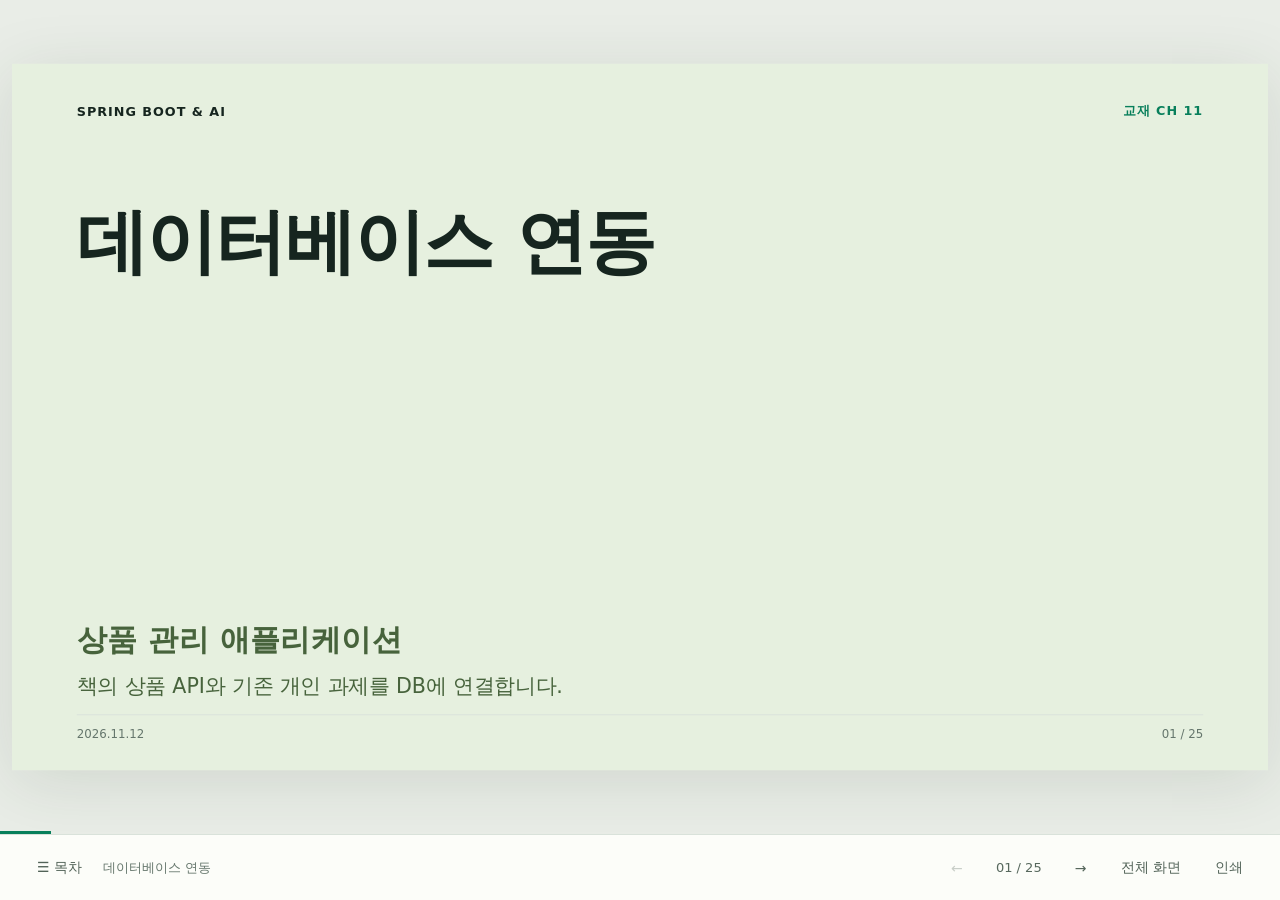
<file: 2026-11-12/index.html>
<!doctype html><html lang="ko"><head><meta charset="utf-8"><meta name="viewport" content="width=device-width,initial-scale=1"><meta name="description" content="교재 CH 11과 기존 상품 API·개인 위시리스트의 데이터베이스 연동"><title>11월 12일 · 데이터베이스 연동</title><style>:root{--ink:#16251f;--muted:#65766c;--green:#087f5b;--light:#edf5ee;--line:#d9e2da;--paper:#fcfdf9;--accent:#d5eea7}*{box-sizing:border-box}body{margin:0;background:#e9ede7;color:var(--ink);font-family:Inter,"Pretendard","Apple SD Gothic Neo","Malgun Gothic",system-ui,sans-serif}button,a{font:inherit}button{cursor:pointer;border:0}a{color:var(--green)}button:focus-visible,a:focus-visible{outline:3px solid #72aee6;outline-offset:4px}#workspace{height:calc(100dvh - 66px);position:relative;overflow:hidden;display:flex;align-items:center;justify-content:center}#stage{width:1280px;height:720px;position:absolute;transform-origin:center;flex-shrink:0;box-shadow:0 12px 65px #243a2521}.slide{position:absolute;inset:0;padding:38px 66px 30px;background:var(--paper);display:none;overflow:hidden}.slide.active{display:flex;flex-direction:column}.topline{display:flex;justify-content:space-between;align-items:center;font-size:13px;letter-spacing:1px;color:var(--muted);min-height:20px}.brand{font-weight:750;color:var(--ink)}.chapter-tag{color:var(--green);font-weight:650}h1{font-size:40px;line-height:1.25;letter-spacing:-1.4px;margin:32px 0 0;word-break:keep-all}h3{font-size:27px;line-height:1.35;margin:14px 0;word-break:keep-all}p{font-size:23px;line-height:1.6;margin:10px 0;word-break:keep-all}.subtitle{font-size:20px;line-height:1.5;color:var(--muted);margin-top:13px;word-break:keep-all}.content{flex:1;min-height:0;margin-top:25px;display:flex;flex-direction:column;justify-content:center;gap:20px}.foot{margin-top:15px;padding-top:12px;border-top:1px solid var(--line);display:flex;justify-content:space-between;color:var(--muted);font-size:12px;min-height:26px}.cols{display:grid;grid-template-columns:repeat(2,minmax(0,1fr));gap:36px}.cols.three{grid-template-columns:repeat(3,minmax(0,1fr))}.card{border-top:3px solid var(--green);padding:15px 0}.eyebrow{font-size:15px;color:var(--green);font-weight:750;letter-spacing:.8px;margin-bottom:8px}.card p{font-size:22px}.callout{border-left:4px solid var(--green);background:var(--light);padding:15px 20px;font-size:21px;line-height:1.5;word-break:keep-all}.steps{list-style:none;padding:0;margin:0;display:grid;gap:20px;counter-reset:step}.steps li{counter-increment:step;display:flex;gap:20px;align-items:baseline;font-size:24px;line-height:1.5;word-break:keep-all}.steps li:before{content:counter(step,decimal-leading-zero);font-size:17px;font-weight:750;color:var(--green);width:28px;flex-shrink:0}.lesson-table{width:100%;border-collapse:collapse;font-size:22px;line-height:1.5}.lesson-table th{text-align:left;padding:10px 12px;color:var(--green);font-size:18px}.lesson-table td{border-top:1px solid var(--line);padding:13px 12px;vertical-align:top}.lesson-table td:first-child{font-weight:650;width:36%}.lesson-table td:last-child{color:#52665a}pre{margin:0;background:#f0f4ee;border:1px solid #dde6dc;border-radius:8px;padding:19px 23px;font-family:Consolas,"SFMono-Regular",monospace;font-size:20px;line-height:1.5;tab-size:4;white-space:pre-wrap;overflow-wrap:anywhere;overflow:hidden}code{font-family:Consolas,"SFMono-Regular",monospace}p code,.callout code{font-size:.9em}.code-slide pre{font-size:18px;line-height:1.42;padding:18px 22px}.code-slide .content{gap:14px}.code-slide .eyebrow{font-size:13px;margin:0}.code-slide .callout{font-size:18px;padding:11px 16px}.code-slide h1{font-size:35px;margin-top:28px}.code-slide .subtitle{font-size:18px}.source-button{position:absolute;right:66px;top:105px;padding:9px 13px;border-radius:5px;background:var(--light);color:var(--green);font-size:15px}.file-slide h1{max-width:930px}.file-slide pre{font-size:18px;line-height:1.42}.file-slide .subtitle{font-size:17px}.section{background:#e6f0df}.section h1{font-size:62px;margin-top:100px;max-width:1000px}.section .subtitle{font-size:26px;max-width:950px}.section-number{font-size:105px;line-height:1;font-weight:750;color:#9dbc88;align-self:flex-end}.cover{background:#e6f0df}.cover h1{font-size:72px;margin-top:80px;line-height:1.2}.cover .subtitle{font-size:26px}.cover-bottom{margin-top:auto;display:grid;gap:12px;color:#47633c;font-size:21px}.cover-bottom strong{font-size:31px}.diagram{width:100%;height:auto;max-height:330px;overflow:visible}.diagram text{font-family:Inter,"Apple SD Gothic Neo","Malgun Gothic",system-ui,sans-serif}.references{display:grid;grid-template-columns:1fr 1fr;gap:18px 45px}.references a{display:block;text-decoration:none;border-bottom:1px solid var(--line);padding:16px 0}.references b{display:block;font-size:23px}.references span{display:block;font-size:18px;color:var(--muted);margin-top:7px}#controls{height:66px;background:var(--paper);border-top:1px solid var(--line);display:flex;align-items:center;justify-content:space-between;padding:0 24px;gap:12px}#controls .left,#controls .right{display:flex;align-items:center;gap:8px}#controls button{background:transparent;color:#526358;border-radius:5px;padding:10px 13px;font-size:14px}#controls button:hover{background:var(--light)}#controls button:disabled{opacity:.3}#counter{font-size:13px;min-width:70px;text-align:center;color:#57685d}#current-title{font-size:13px;color:var(--muted);max-width:40vw;white-space:nowrap;overflow:hidden;text-overflow:ellipsis}#progress{position:fixed;bottom:66px;left:0;height:3px;background:var(--green);z-index:4}.overlay{position:fixed;inset:0;background:#10291dcc;z-index:20;display:none;align-items:center;justify-content:center;padding:30px}.overlay.open{display:flex}.panel{background:var(--paper);border-radius:12px;max-width:1080px;width:100%;max-height:90dvh;display:flex;flex-direction:column;padding:28px;min-height:0}.panel-header{display:flex;align-items:center;justify-content:space-between;gap:20px;margin-bottom:18px}.panel-header h2{margin:0;font-size:24px}.close,#copy-source{background:var(--light);color:var(--ink);border-radius:5px;padding:9px 14px}.panel-actions{display:flex;gap:10px}.panel-hint{font-size:14px;color:var(--muted);margin:0 0 15px}#source-code{white-space:pre;overflow:auto;font-size:15px;line-height:1.6;min-height:0}#toc-search{font-size:17px;border:1px solid var(--line);padding:12px 15px;border-radius:6px;margin-bottom:18px}#toc-list{overflow:auto;display:grid;grid-template-columns:1fr 1fr;gap:6px 24px}.toc-item{background:transparent;text-align:left;border-bottom:1px solid var(--line);padding:13px 5px;display:flex;align-items:center;gap:15px;color:var(--ink)}.toc-item.selected,.toc-item:hover{background:var(--light)}.toc-item small{width:30px;font-size:13px;color:var(--green)}.toc-item b{font-size:16px}.toc-item span{display:block;font-size:12px;color:var(--muted);margin-top:4px}#blackout{display:none;position:fixed;inset:0;background:#000;z-index:40}#blackout.open{display:block}.toast{position:fixed;bottom:85px;left:50%;transform:translateX(-50%);background:#163c2c;color:white;border-radius:6px;padding:12px 20px;z-index:50;font-size:15px;display:none}@media(max-width:650px){#controls{padding:0 8px}#controls button{padding:10px 8px;font-size:12px}#current-title,.optional{display:none!important}.overlay{padding:10px}.panel{padding:16px}#toc-list{grid-template-columns:1fr}.panel-header h2{font-size:17px}#source-code{font-size:12px}}@media print{@page{size:1280px 720px;margin:0}html,body{background:white}#controls,#progress,.overlay,#blackout,.toast,.source-button{display:none!important}#workspace{height:auto;display:block;overflow:visible}#stage{width:auto;height:auto;position:static;transform:none!important;box-shadow:none}.slide{display:flex!important;position:relative;width:1280px;height:720px;break-after:page;page-break-after:always;print-color-adjust:exact;-webkit-print-color-adjust:exact}.slide:last-child{break-after:auto}}
</style></head><body data-deck-revision="2026-11-12-v2-database"><main id="workspace" aria-label="강의 슬라이드"><div id="stage"><section class="slide cover active" data-index="0" data-slide-id="lesson-12-0" aria-label="데이터베이스 연동" aria-hidden="false"><div class="topline"><span class="brand">SPRING BOOT &amp; AI</span><span class="chapter-tag">교재 CH 11</span></div><h1>데이터베이스 연동</h1><div class="content"><div class="cover-bottom"><strong>상품 관리 애플리케이션</strong><span>책의 상품 API와 기존 개인 과제를 DB에 연결합니다.</span></div></div><footer class="foot"><span>2026.11.12</span><span>01 / 25</span></footer></section><section class="slide " data-index="1" data-slide-id="lesson-12-1" aria-label="수업 내용" aria-hidden="true"><div class="topline"><span class="brand">SPRING BOOT &amp; AI</span><span class="chapter-tag">수업 내용</span></div><h1>수업 내용</h1><div class="content"><ol class="steps"><li>교재 CH 11을 함께 읽고 DB의 기본 용어를 확인합니다.</li><li>product-api의 저장소를 메모리에서 DB로 바꿉니다.</li><li>personal-project의 위시리스트를 DB에 저장합니다.</li><li>완료한 기능을 확인하고 구현 범위를 PR로 제출합니다.</li></ol></div><footer class="foot"><span>2026.11.12</span><span>02 / 25</span></footer></section><section class="slide " data-index="2" data-slide-id="lesson-12-2" aria-label="책에서 함께 읽을 부분" aria-hidden="true"><div class="topline"><span class="brand">SPRING BOOT &amp; AI</span><span class="chapter-tag">교재 CH 11</span></div><h1>책에서 함께 읽을 부분</h1><div class="content"><table class="lesson-table"><tr><th>순서</th><th>교재의 내용</th></tr><tr><td>1</td><td>데이터베이스를 사용하는 웹 애플리케이션</td></tr><tr><td>2</td><td>데이터베이스 다뤄 보기</td></tr><tr><td>3·4</td><td>상품 추가 기능 구현하기 → 상품 조회/수정/삭제 구현하기</td></tr></table><div class="callout">구체적인 코드 설명은 책을 보며 진행합니다. JDBC 방식으로 기존 프로젝트에 적용합니다.</div></div><footer class="foot"><span>2026.11.12</span><span>03 / 25</span></footer></section><section class="slide " data-index="3" data-slide-id="lesson-12-3" aria-label="Java 객체·JSON·DB 행" aria-hidden="true"><div class="topline"><span class="brand">SPRING BOOT &amp; AI</span><span class="chapter-tag">DB 기초</span></div><h1>Java 객체·JSON·DB 행</h1><div class="content"><table class="lesson-table"><tr><th>형태</th><th>상품 하나를 표현하는 방법</th></tr><tr><td>Java 객체</td><td>Product 객체 · 실행 중인 Java 프로그램에서 사용</td></tr><tr><td>JSON</td><td>{"id": 7, "name": "키보드", "price": 50000} · HTTP로 전달</td></tr><tr><td>DB 행</td><td>products 테이블의 id=7인 행 · 파일 DB에 저장한 기록</td></tr></table><div class="callout">Repository가 DB 행을 읽어 Product로 복원하고, Controller가 응답 DTO를 반환합니다.</div></div><footer class="foot"><span>2026.11.12</span><span>04 / 25</span></footer></section><section class="slide " data-index="4" data-slide-id="lesson-12-4" aria-label="테이블·행·열·기본 키" aria-hidden="true"><div class="topline"><span class="brand">SPRING BOOT &amp; AI</span><span class="chapter-tag">DB 기초</span></div><h1>테이블·행·열·기본 키</h1><div class="content"><table class="lesson-table"><tr><th>용어</th><th>products 예시</th></tr><tr><td>테이블·행</td><td>상품을 모은 표 · 상품 한 개가 한 행</td></tr><tr><td>열</td><td>id, name, price처럼 각 행에 저장할 항목</td></tr><tr><td>기본 키 · PK</td><td>id로 한 행을 식별 · 서로 다른 상품의 id는 중복할 수 없음</td></tr></table><div class="callout">상품 이름이 같아도 서로 다른 행일 수 있습니다. 조회·수정·삭제는 id로 대상을 찾습니다.</div></div><footer class="foot"><span>2026.11.12</span><span>05 / 25</span></footer></section><section class="slide " data-index="5" data-slide-id="lesson-12-5" aria-label="자료형과 NULL" aria-hidden="true"><div class="topline"><span class="brand">SPRING BOOT &amp; AI</span><span class="chapter-tag">DB 기초</span></div><h1>자료형과 NULL</h1><div class="content"><table class="lesson-table"><tr><th>값</th><th>설계에서 구분할 내용</th></tr><tr><td>정수·문자열</td><td>id·price는 정수, name은 문자열 · Java와 DB 자료형을 맞추기</td></tr><tr><td>NULL</td><td>아직 값이 없다는 뜻 · 가격 0원이나 빈 문자열과 다름</td></tr><tr><td>제약 조건</td><td>PK·NOT NULL·UNIQUE로 DB가 지켜야 할 규칙을 지정</td></tr></table><div class="callout">가격 0은 정상 값입니다. 필수 가격의 NULL을 0으로 바꾸어 저장하지 않습니다.</div></div><footer class="foot"><span>2026.11.12</span><span>06 / 25</span></footer></section><section class="slide " data-index="6" data-slide-id="lesson-12-6" aria-label="SQL 네 가지 작업" aria-hidden="true"><div class="topline"><span class="brand">SPRING BOOT &amp; AI</span><span class="chapter-tag">DB 기초</span></div><h1>SQL 네 가지 작업</h1><div class="content"><table class="lesson-table"><tr><th>SQL</th><th>상품 API에서 하는 일</th></tr><tr><td>INSERT · SELECT</td><td>상품 행 추가 · 저장된 상품 조회</td></tr><tr><td>UPDATE</td><td>조건에 맞는 기존 행의 값 수정</td></tr><tr><td>DELETE</td><td>조건에 맞는 기존 행 삭제</td></tr></table><div class="callout">UPDATE·DELETE는 id 조건을 지정합니다. 입력값은 SQL에 이어 붙이지 않고 바인딩합니다.<br>목록 순서는 ORDER BY로 명시합니다.</div></div><footer class="foot"><span>2026.11.12</span><span>07 / 25</span></footer></section><section class="slide " data-index="7" data-slide-id="lesson-12-7" aria-label="메모리 대신 DB에 저장" aria-hidden="true"><div class="topline"><span class="brand">SPRING BOOT &amp; AI</span><span class="chapter-tag">저장 흐름</span></div><h1>메모리 대신 DB에 저장</h1><div class="content"><svg class="diagram" viewBox="0 0 1148 300" role="img" aria-label="Service가 Repository 인터페이스를 통해 DB 저장 구현을 사용합니다"><title>Service가 Repository 인터페이스를 통해 DB 저장 구현을 사용합니다</title><defs><marker id="arrow-1" markerWidth="9" markerHeight="9" refX="7" refY="4.5" orient="auto"><path d="M0,0 L8,4.5 L0,9" fill="none" stroke="#087f5b" stroke-width="1.5"/></marker></defs><rect x="0.0" y="75" width="258.5" height="120" rx="14" fill="#edf5ee" stroke="#9fbea9" stroke-width="2"/><text x="129.25" y="120" text-anchor="middle" fill="#16251f" font-size="25" font-weight="700">Service</text><text x="129.25" y="156" text-anchor="middle" fill="#52665a" font-size="19">기존 업무 규칙</text><path d="M263.5,135 L289.5,135" fill="none" stroke="#087f5b" stroke-width="3" marker-end="url(#arrow-1)"/><rect x="296.5" y="75" width="258.5" height="120" rx="14" fill="#edf5ee" stroke="#9fbea9" stroke-width="2"/><text x="425.75" y="120" text-anchor="middle" fill="#16251f" font-size="25" font-weight="700">Repository</text><text x="425.75" y="156" text-anchor="middle" fill="#52665a" font-size="19">인터페이스 유지</text><path d="M560.0,135 L586.0,135" fill="none" stroke="#087f5b" stroke-width="3" marker-end="url(#arrow-1)"/><rect x="593.0" y="75" width="258.5" height="120" rx="14" fill="#edf5ee" stroke="#9fbea9" stroke-width="2"/><text x="722.25" y="120" text-anchor="middle" fill="#16251f" font-size="25" font-weight="700">DB 구현</text><text x="722.25" y="156" text-anchor="middle" fill="#52665a" font-size="19">SQL 실행·객체 복원</text><path d="M856.5,135 L882.5,135" fill="none" stroke="#087f5b" stroke-width="3" marker-end="url(#arrow-1)"/><rect x="889.5" y="75" width="258.5" height="120" rx="14" fill="#edf5ee" stroke="#9fbea9" stroke-width="2"/><text x="1018.75" y="120" text-anchor="middle" fill="#16251f" font-size="25" font-weight="700">DB</text><text x="1018.75" y="156" text-anchor="middle" fill="#52665a" font-size="19">상품 행 보관</text></svg><div class="callout">Controller·Service·DTO의 HTTP 계약은 유지하고 저장 구현을 교체합니다.</div></div><footer class="foot"><span>2026.11.12</span><span>08 / 25</span></footer></section><section class="slide " data-index="8" data-slide-id="lesson-12-8" aria-label="앱 DB와 SQL 연습 DB 구분" aria-hidden="true"><div class="topline"><span class="brand">SPRING BOOT &amp; AI</span><span class="chapter-tag">실행 설정</span></div><h1>앱 DB와 SQL 연습 DB 구분</h1><div class="content"><table class="lesson-table"><tr><th>용도</th><th>H2 연결 URL</th></tr><tr><td>책 상품 API</td><td>jdbc:h2:file:./data/products</td></tr><tr><td>개인 위시리스트</td><td>jdbc:h2:file:./data/wishlist</td></tr><tr><td>독립 SQL 연습</td><td>jdbc:h2:mem:db_basics · 종료하면 사라지는 연습용</td></tr></table><div class="callout">Java 17·Spring Boot 4의 기존 설정을 유지합니다. JDBC·H2 설정은 책과 공식 문서를 확인합니다.</div></div><footer class="foot"><span>2026.11.12</span><span>09 / 25</span></footer></section><section class="slide " data-index="9" data-slide-id="lesson-12-9" aria-label="재시작해도 같은 DB 사용" aria-hidden="true"><div class="topline"><span class="brand">SPRING BOOT &amp; AI</span><span class="chapter-tag">DB 준비</span></div><h1>재시작해도 같은 DB 사용</h1><div class="content"><ol class="steps"><li>책의 테이블 SQL을 확인하고 CREATE TABLE IF NOT EXISTS 등으로 준비합니다.</li><li>동일한 파일 URL·작업 디렉터리로 앱을 종료한 뒤 다시 실행합니다.</li><li>시작할 때마다 DROP·TRUNCATE하거나 초기 데이터로 덮어쓰지 않습니다.</li></ol><div class="callout">JPA의 ddl-auto는 JDBC 테이블을 자동 생성하는 설정이 아닙니다.</div></div><footer class="foot"><span>2026.11.12</span><span>10 / 25</span></footer></section><section class="slide " data-index="10" data-slide-id="lesson-12-10" aria-label="DB가 만든 id를 사용" aria-hidden="true"><div class="topline"><span class="brand">SPRING BOOT &amp; AI</span><span class="chapter-tag">식별자</span></div><h1>DB가 만든 id를 사용</h1><div class="content"><table class="lesson-table"><tr><th>시점</th><th>구현할 동작</th></tr><tr><td>추가</td><td>DB가 발급한 키를 읽어 생성 결과에 반영</td></tr><tr><td>조회</td><td>행을 Domain 객체로 복원할 때 저장된 id를 유지</td></tr><tr><td>수정·삭제</td><td>요청받은 기존 id로 처리 · 없는 id를 새 행으로 만들지 않음</td></tr></table><div class="callout">DB 구현에서 AtomicLong이나 MAX(id)+1로 id를 만들지 않습니다.</div></div><footer class="foot"><span>2026.11.12</span><span>11 / 25</span></footer></section><section class="slide " data-index="11" data-slide-id="lesson-12-11" aria-label="기존 인터페이스로 DB 구현 연결" aria-hidden="true"><div class="topline"><span class="brand">SPRING BOOT &amp; AI</span><span class="chapter-tag">Repository</span></div><h1>기존 인터페이스로 DB 구현 연결</h1><div class="content"><ol class="steps"><li>Repository 인터페이스의 저장·조회·수정·삭제 계약을 확인합니다.</li><li>DB 구현이 SQL 결과를 Domain 객체로 바꾸도록 작성합니다.</li><li>Service에 DB 구현을 생성자로 주입하고 사용할 빈 하나를 선택합니다.</li></ol><div class="callout">Service에 SQL을 옮기거나 Controller에서 DB를 직접 다루지 않습니다.</div></div><footer class="foot"><span>2026.11.12</span><span>12 / 25</span></footer></section><section class="slide " data-index="12" data-slide-id="lesson-12-12" aria-label="상품 API를 DB에 연결" aria-hidden="true"><div class="topline"><span class="brand">SPRING BOOT &amp; AI</span><span class="chapter-tag">책 실습</span></div><h1>상품 API를 DB에 연결</h1><div class="content"><ol class="steps"><li>CH 11의 상품 추가를 적용하고 DB가 발급한 id를 확인합니다.</li><li>조회·수정·삭제를 연결하고 기존 응답 상태·헤더·본문을 유지합니다.</li><li>DB의 실제 행을 확인하고, 같은 설정으로 재시작해 동일한 id·값을 조회합니다.</li></ol><div class="callout">기존 product-api/에서 구현합니다. 책의 코드를 읽은 뒤 직접 적용합니다.</div></div><footer class="foot"><span>2026.11.12</span><span>13 / 25</span></footer></section><section class="slide " data-index="13" data-slide-id="lesson-12-13" aria-label="실패한 요청은 DB도 그대로" aria-hidden="true"><div class="topline"><span class="brand">SPRING BOOT &amp; AI</span><span class="chapter-tag">실패 처리</span></div><h1>실패한 요청은 DB도 그대로</h1><div class="content"><table class="lesson-table"><tr><th>상황</th><th>지켜야 할 동작</th></tr><tr><td>잘못된 입력</td><td>기존 400 응답 · 저장 전에 규칙 검사</td></tr><tr><td>없는 id 수정·삭제</td><td>영향받은 행 수가 0이면 404</td></tr><tr><td>저장 중 실패</td><td>부분 저장 없이 기존 값과 행을 유지</td></tr></table><div class="callout">HTTP 400을 반환했다는 이유만으로 DB 변경이 자동 취소되지는 않습니다.</div></div><footer class="foot"><span>2026.11.12</span><span>14 / 25</span></footer></section><section class="slide section" data-index="14" data-slide-id="lesson-12-14" aria-label="과제" aria-hidden="true"><div class="topline"><span class="brand">SPRING BOOT &amp; AI</span><span class="chapter-tag">과제</span></div><h1>과제</h1><div class="content"></div><footer class="foot"><span>2026.11.12</span><span>15 / 25</span></footer></section><section class="slide " data-index="15" data-slide-id="lesson-12-15" aria-label="기존 위시리스트를 DB에 저장" aria-hidden="true"><div class="topline"><span class="brand">SPRING BOOT &amp; AI</span><span class="chapter-tag">필수 과제</span></div><h1>기존 위시리스트를 DB에 저장</h1><div class="content"><table class="lesson-table"><tr><th>대상</th><th>유지하거나 저장할 내용</th></tr><tr><td>기본 필드</td><td>id·name·price와 실제 구현한 기존 필드</td></tr><tr><td>외부 상품 정보</td><td>source·externalId·category·image·stock 등 구현한 메타데이터</td></tr><tr><td>진행 순서</td><td>위시리스트 DB 연동 완료 → 기존 미완료 기능 이어서 구현</td></tr></table><div class="callout">기존 personal-project/를 이어갑니다. 새 프로젝트나 JPA 전환은 요구하지 않습니다.</div></div><footer class="foot"><span>2026.11.12</span><span>16 / 25</span></footer></section><section class="slide " data-index="16" data-slide-id="lesson-12-16" aria-label="기존 API와 추천 규칙 유지" aria-hidden="true"><div class="topline"><span class="brand">SPRING BOOT &amp; AI</span><span class="chapter-tag">필수 과제</span></div><h1>기존 API와 추천 규칙 유지</h1><div class="content"><ol class="steps"><li>가격 0·입력 검증·400·404 등 기존 API 동작을 유지합니다.</li><li>추천과 정렬의 동률이면 기존 등록 순서를 유지합니다.</li><li>목록 SQL에 ORDER BY를 명시하고 기존 테스트를 유지합니다.</li></ol><div class="callout">테이블 구조·SQL·등록 순서 보존 방법을 직접 정해 README에 기록합니다.</div></div><footer class="foot"><span>2026.11.12</span><span>17 / 25</span></footer></section><section class="slide " data-index="17" data-slide-id="lesson-12-17" aria-label="외부 상품 식별자와 중복 처리" aria-hidden="true"><div class="topline"><span class="brand">SPRING BOOT &amp; AI</span><span class="chapter-tag">필수 과제</span></div><h1>외부 상품 식별자와 중복 처리</h1><div class="content"><table class="lesson-table"><tr><th>항목</th><th>요구사항</th></tr><tr><td>식별자</td><td>내 로컬 id와 외부 source·externalId 구분 유지</td></tr><tr><td>중복 방지</td><td>외부 식별자 조합에 DB UNIQUE 제약 · 충돌은 409로 변환</td></tr><tr><td>외부 요청 실패</td><td>불완전한 외부 값을 저장하지 않고 기존 DB 유지</td></tr></table><div class="callout">수동 상품의 이름 중복은 허용합니다. 이름에 UNIQUE를 새로 걸지 않습니다.<br>외부 상품 이름·가격·메타데이터는 저장한 값을 복원하며 자동 갱신하지 않습니다.</div></div><footer class="foot"><span>2026.11.12</span><span>18 / 25</span></footer></section><section class="slide " data-index="18" data-slide-id="lesson-12-18" aria-label="장바구니도 DB에 저장" aria-hidden="true"><div class="topline"><span class="brand">SPRING BOOT &amp; AI</span><span class="chapter-tag">완료자 확장</span></div><h1>장바구니도 DB에 저장</h1><div class="content"><table class="lesson-table"><tr><th>저장할 값</th><th>유지할 규칙</th></tr><tr><td>장바구니 행</td><td>행 id·원본 로컬 id·수량을 보존</td></tr><tr><td>상품 복사본</td><td>처음 담은 이름·단가·재고를 별도 보존</td></tr><tr><td>원본 변경·삭제</td><td>원본 삭제를 막거나 장바구니를 함께 삭제하지 않도록 FK 설계</td></tr></table><div class="callout">쿠폰 선택과 금액 미리보기는 저장 상태로 추가하지 않습니다. 기존 계산 규칙을 유지합니다.</div></div><footer class="foot"><span>2026.11.12</span><span>19 / 25</span></footer></section><section class="slide " data-index="19" data-slide-id="lesson-12-19" aria-label="여러 쓰기는 함께 성공하거나 취소" aria-hidden="true"><div class="topline"><span class="brand">SPRING BOOT &amp; AI</span><span class="chapter-tag">저장 단위</span></div><h1>여러 쓰기는 함께 성공하거나 취소</h1><div class="content"><ol class="steps"><li>하나의 요청에서 두 번 이상 저장하는 부분이 있는지 찾습니다.</li><li>중간 저장이 실패해도 일부 결과만 남지 않게 처리합니다.</li><li>트랜잭션이 필요한 범위를 책과 함께 확인하고 README에 설명합니다.</li></ol><div class="callout">트랜잭션은 여러 DB 변경을 하나의 작업 단위로 묶는 방법입니다.</div></div><footer class="foot"><span>2026.11.12</span><span>20 / 25</span></footer></section><section class="slide " data-index="20" data-slide-id="lesson-12-20" aria-label="직접 확인할 항목 작성" aria-hidden="true"><div class="topline"><span class="brand">SPRING BOOT &amp; AI</span><span class="chapter-tag">QA·테스트</span></div><h1>직접 확인할 항목 작성</h1><div class="content"><table class="lesson-table"><tr><th>확인 방법</th><th>남길 결과</th></tr><tr><td>수동 QA</td><td>본인이 정상·실패·재시작 항목을 정하고 실제 결과 기록</td></tr><tr><td>Repository 통합 테스트</td><td>별도 테스트 DB에서 SQL·객체 복원·실패 보존 확인</td></tr><tr><td>기존 단위 테스트</td><td>기존 검증·추천·쿠폰 계산 테스트 유지</td></tr></table><div class="callout">테스트에서 앱의 파일 DB를 삭제하거나 초기화하지 않습니다.</div></div><footer class="foot"><span>2026.11.12</span><span>21 / 25</span></footer></section><section class="slide " data-index="21" data-slide-id="lesson-12-21" aria-label="적용한 내용을 설명하기" aria-hidden="true"><div class="topline"><span class="brand">SPRING BOOT &amp; AI</span><span class="chapter-tag">설계 확인</span></div><h1>적용한 내용을 설명하기</h1><div class="content"><ol class="steps"><li>HTTP·Service·Repository의 책임과 인터페이스를 유지했는가?</li><li>DB id와 행의 자료형·NULL·중복 제약을 설명할 수 있는가?</li><li>기존 규칙과 실패 시 데이터 보존을 확인했는가?</li><li>같은 DB로 재시작한 결과와 실제 완료 범위를 기록했는가?</li></ol></div><footer class="foot"><span>2026.11.12</span><span>22 / 25</span></footer></section><section class="slide " data-index="22" data-slide-id="lesson-12-22" aria-label="DB 연동 결과 제출" aria-hidden="true"><div class="topline"><span class="brand">SPRING BOOT &amp; AI</span><span class="chapter-tag">GitHub 제출</span></div><h1>DB 연동 결과 제출</h1><div class="content"><table class="lesson-table"><tr><th>항목</th><th>제출할 내용</th></tr><tr><td>Issue·PR 제목</td><td>[11/12][이름] 기존 과제 DB 연동</td></tr><tr><td>README</td><td>테이블·SQL·실행 설정·QA·테스트·완료/미완료 범위</td></tr><tr><td>PR 본문</td><td>책 실습과 개인 과제의 실제 변경 범위 · 이전 PR 링크</td></tr></table><div class="callout">개인 Fork에 Push → 공용 sesac-spring-boot-study에 Issue 1개·PR 1개.<br>이전 구현에서 자율 브랜치로 시작하고 리뷰 수정도 같은 브랜치에 Push합니다.</div></div><footer class="foot"><span>2026.11.12</span><span>23 / 25</span></footer></section><section class="slide " data-index="23" data-slide-id="lesson-12-23" aria-label="14일 · 단축 URL·주문 API·JPA" aria-hidden="true"><div class="topline"><span class="brand">SPRING BOOT &amp; AI</span><span class="chapter-tag">다음 수업</span></div><h1>14일 · 단축 URL·주문 API·JPA</h1><div class="content"><ol class="steps"><li>오전 3시간 · 단축 URL 과제 테스트를 직접 풀이합니다.</li><li>오후 3시간 · 주문 관리 API 과제 테스트를 직접 풀이합니다.</li><li>마지막 1~2시간 · ORM·JPA·Spring Data JPA·영속성 컨텍스트를 소개합니다.</li></ol></div><footer class="foot"><span>2026.11.12</span><span>24 / 25</span></footer></section><section class="slide " data-index="24" data-slide-id="lesson-12-24" aria-label="교재와 공식 문서" aria-hidden="true"><div class="topline"><span class="brand">SPRING BOOT &amp; AI</span><span class="chapter-tag">읽기와 참고</span></div><h1>교재와 공식 문서</h1><div class="content"><div class="references"><a href="https://www.yes24.com/product/goods/124434554"><b>교재 CH 11 ↗</b><span>상품 관리 애플리케이션에 데이터베이스 연동하기</span></a><a href="https://docs.spring.io/spring-framework/reference/data-access/jdbc.html"><b>Spring JDBC ↗</b><span>교재의 JDBC 접근 방식과 비교</span></a></div><div class="callout">아래 파일은 기존 HTTP 검증·예외 처리 보충 코드입니다. DB 구현 완성 답안이 아닙니다.</div><div class="inline-list"><button type="button" data-source-key="CreateProductRequest.java">CreateProductRequest.java</button><button type="button" data-source-key="ProductController.java">ProductController.java</button><button type="button" data-source-key="ApiExceptionHandler.java">ApiExceptionHandler.java</button></div></div><footer class="foot"><span>2026.11.12</span><span>25 / 25</span></footer></section></div></main><div id="progress"></div><nav id="controls" aria-label="발표 제어"><div class="left"><button id="toc-button" title="목차 (O)">☰ 목차</button><span id="current-title"></span></div><div class="right"><button id="prev" aria-label="이전 슬라이드">←</button><span id="counter" aria-live="polite"></span><button id="next" aria-label="다음 슬라이드">→</button><button id="fullscreen" title="전체 화면 (F)">전체 화면</button><button id="print" class="optional" title="전체 슬라이드 인쇄">인쇄</button></div></nav>
<div id="toc" class="overlay" role="dialog" aria-modal="true" aria-label="슬라이드 목차"><div class="panel"><div class="panel-header"><h2>슬라이드 목차</h2><button class="close" data-close="toc">닫기 Esc</button></div><input id="toc-search" placeholder="제목 또는 주제 검색" aria-label="목차 검색"><div id="toc-list"></div></div></div>
<div id="blackout" title="클릭하거나 B를 눌러 돌아가기"></div><div id="toast" class="toast" role="status"></div>

<div id="source" class="overlay" role="dialog" aria-modal="true" aria-labelledby="source-title"><div class="panel"><div class="panel-header"><h2 id="source-title">파일 전체 코드</h2><div class="panel-actions"><button id="copy-source">코드 복사</button><button class="close">닫기 Esc</button></div></div><p class="panel-hint" id="source-path"></p><pre id="source-code" tabindex="0"></pre></div></div>
<script type="application/json" id="deck-data">[{"ch": "교재 CH 11", "title": "데이터베이스 연동"}, {"ch": "수업 내용", "title": "수업 내용"}, {"ch": "교재 CH 11", "title": "책에서 함께 읽을 부분"}, {"ch": "DB 기초", "title": "Java 객체·JSON·DB 행"}, {"ch": "DB 기초", "title": "테이블·행·열·기본 키"}, {"ch": "DB 기초", "title": "자료형과 NULL"}, {"ch": "DB 기초", "title": "SQL 네 가지 작업"}, {"ch": "저장 흐름", "title": "메모리 대신 DB에 저장"}, {"ch": "실행 설정", "title": "앱 DB와 SQL 연습 DB 구분"}, {"ch": "DB 준비", "title": "재시작해도 같은 DB 사용"}, {"ch": "식별자", "title": "DB가 만든 id를 사용"}, {"ch": "Repository", "title": "기존 인터페이스로 DB 구현 연결"}, {"ch": "책 실습", "title": "상품 API를 DB에 연결"}, {"ch": "실패 처리", "title": "실패한 요청은 DB도 그대로"}, {"ch": "과제", "title": "과제"}, {"ch": "필수 과제", "title": "기존 위시리스트를 DB에 저장"}, {"ch": "필수 과제", "title": "기존 API와 추천 규칙 유지"}, {"ch": "필수 과제", "title": "외부 상품 식별자와 중복 처리"}, {"ch": "완료자 확장", "title": "장바구니도 DB에 저장"}, {"ch": "저장 단위", "title": "여러 쓰기는 함께 성공하거나 취소"}, {"ch": "QA·테스트", "title": "직접 확인할 항목 작성"}, {"ch": "설계 확인", "title": "적용한 내용을 설명하기"}, {"ch": "GitHub 제출", "title": "DB 연동 결과 제출"}, {"ch": "다음 수업", "title": "14일 · 단축 URL·주문 API·JPA"}, {"ch": "읽기와 참고", "title": "교재와 공식 문서"}]</script><script type="application/json" id="source-data">{"CreateProductRequest.java": "package com.example.product;\n\nimport jakarta.validation.constraints.Min;\nimport jakarta.validation.constraints.NotBlank;\nimport jakarta.validation.constraints.NotNull;\n\npublic class CreateProductRequest {\n    @NotBlank(message = \"상품명은 필수입니다\")\n    private String name;\n    @NotNull(message = \"가격은 필수입니다\")\n    @Min(value = 0, message = \"가격은 0 이상이어야 합니다\")\n    private Integer price;\n\n    public String getName() { return name; }\n    public void setName(String name) { this.name = name; }\n    public Integer getPrice() { return price; }\n    public void setPrice(Integer price) { this.price = price; }\n}\n", "ProductController.java": "package com.example.product;\n\nimport java.net.URI;\nimport java.util.List;\nimport jakarta.validation.Valid;\nimport org.springframework.http.ResponseEntity;\nimport org.springframework.web.bind.annotation.GetMapping;\nimport org.springframework.web.bind.annotation.PathVariable;\nimport org.springframework.web.bind.annotation.PostMapping;\nimport org.springframework.web.bind.annotation.RequestBody;\nimport org.springframework.web.bind.annotation.RequestMapping;\nimport org.springframework.web.bind.annotation.RestController;\n\n@RestController\n@RequestMapping(\"/products\")\npublic class ProductController {\n    private final ProductService service;\n\n    public ProductController(ProductService service) {\n        this.service = service;\n    }\n\n    @PostMapping\n    public ResponseEntity\u003cProductResponse> create(\n            @Valid @RequestBody CreateProductRequest request) {\n        Product product = service.create(request.getName(), request.getPrice());\n        URI location = URI.create(\"/products/\" + product.getId());\n        return ResponseEntity.created(location).body(new ProductResponse(product));\n    }\n\n    @GetMapping\n    public List\u003cProductResponse> findAll() {\n        return service.findAll().stream().map(ProductResponse::new).toList();\n    }\n\n    @GetMapping(\"/{id}\")\n    public ProductResponse findById(@PathVariable(\"id\") long id) {\n        return new ProductResponse(service.findById(id));\n    }\n}\n", "ApiExceptionHandler.java": "package com.example.product;\n\nimport java.util.Map;\nimport org.springframework.http.HttpStatus;\nimport org.springframework.http.ResponseEntity;\nimport org.springframework.http.converter.HttpMessageNotReadableException;\nimport org.springframework.web.bind.MethodArgumentNotValidException;\nimport org.springframework.web.bind.annotation.ExceptionHandler;\nimport org.springframework.web.bind.annotation.RestControllerAdvice;\n\n@RestControllerAdvice\npublic class ApiExceptionHandler {\n    @ExceptionHandler(ProductNotFoundException.class)\n    public ResponseEntity\u003cMap\u003cString, String>> notFound(ProductNotFoundException ex) {\n        return ResponseEntity.status(HttpStatus.NOT_FOUND)\n                .body(Map.of(\"message\", ex.getMessage()));\n    }\n\n    @ExceptionHandler({MethodArgumentNotValidException.class,\n            HttpMessageNotReadableException.class})\n    public ResponseEntity\u003cMap\u003cString, String>> invalidInput(Exception ex) {\n        return ResponseEntity.badRequest()\n                .body(Map.of(\"message\", \"요청값을 확인하세요\"));\n    }\n\n    @ExceptionHandler(IllegalArgumentException.class)\n    public ResponseEntity\u003cMap\u003cString, String>> invalidValue(IllegalArgumentException ex) {\n        return ResponseEntity.badRequest()\n                .body(Map.of(\"message\", ex.getMessage()));\n    }\n}\n"}</script><script>

const SLIDES=JSON.parse(document.getElementById('deck-data').textContent);
let index=0,lastFocus=null;
const els=[...document.querySelectorAll('.slide')],$=id=>document.getElementById(id);
const clean=s=>s.replace(/<[^>]*>/g,' ');
function scale(){const w=$('workspace').clientWidth,h=$('workspace').clientHeight;$('stage').style.transform='scale('+Math.max(.1,Math.min((w-24)/1280,(h-24)/720))+')'}
function show(n){index=Math.max(0,Math.min(els.length-1,n));els.forEach((el,i)=>{el.classList.toggle('active',i===index);el.setAttribute('aria-hidden',i===index?'false':'true')});$('counter').textContent=String(index+1).padStart(2,'0')+' / '+els.length;$('current-title').textContent=clean(SLIDES[index].title);$('progress').style.width=((index+1)/els.length*100)+'%';$('prev').disabled=index===0;$('next').disabled=index===els.length-1;history.replaceState(null,'','#slide-'+(index+1))}
function openToc(){lastFocus=document.activeElement;$('toc').classList.add('open');renderToc();$('toc-search').focus()}
function closeToc(){$('toc').classList.remove('open');lastFocus?.focus()}
function renderToc(){const q=$('toc-search').value.toLowerCase();$('toc-list').replaceChildren();SLIDES.forEach((s,i)=>{if(!(clean(s.title)+' '+s.ch).toLowerCase().includes(q))return;const b=document.createElement('button');b.className='toc-item'+(i===index?' selected':'');const no=document.createElement('small');no.textContent=String(i+1).padStart(2,'0');const box=document.createElement('div'),t=document.createElement('b'),c=document.createElement('span');t.textContent=clean(s.title);c.textContent=s.ch;box.append(t,c);b.append(no,box);b.onclick=()=>{show(i);closeToc()};$('toc-list').appendChild(b)})}
async function full(){try{if(document.fullscreenElement)await document.exitFullscreen();else await document.documentElement.requestFullscreen()}catch{}}
$('prev').onclick=()=>show(index-1);$('next').onclick=()=>show(index+1);$('toc-button').onclick=openToc;$('fullscreen').onclick=full;$('print').onclick=()=>window.print();$('toc-search').oninput=renderToc;
$('toc').querySelector('.close').onclick=closeToc;$('toc').addEventListener('click',e=>{if(e.target===$('toc'))closeToc()});$('blackout').onclick=()=>$('blackout').classList.remove('open');
window.addEventListener('keydown',e=>{if(e.key==='Escape'){closeToc();closeSource();$('blackout').classList.remove('open');return}if($('source').classList.contains('open')){trapSource(e);return}if($('toc').classList.contains('open')){if(e.key==='Tab'){const f=[...$('toc').querySelectorAll('button,input,a[href]')],first=f[0],last=f[f.length-1];if(e.shiftKey&&document.activeElement===first){e.preventDefault();last.focus()}else if(!e.shiftKey&&document.activeElement===last){e.preventDefault();first.focus()}}return}if(/INPUT|TEXTAREA|SELECT/.test(e.target.tagName)||e.ctrlKey||e.metaKey||e.altKey)return;if(['ArrowRight','ArrowDown','PageDown',' '].includes(e.key)){e.preventDefault();show(index+1)}if(['ArrowLeft','ArrowUp','PageUp'].includes(e.key)){e.preventDefault();show(index-1)}if(e.key==='Home')show(0);if(e.key==='End')show(els.length-1);if(e.key.toLowerCase()==='o')openToc();if(e.key.toLowerCase()==='f')full();if(e.key.toLowerCase()==='b')$('blackout').classList.toggle('open')});
window.addEventListener('resize',scale);window.addEventListener('hashchange',()=>{const n=Number(location.hash.replace('#slide-',''));if(n>0)show(n-1)});
show(Math.max(0,Number(location.hash.replace('#slide-',''))-1)||0);scale();



const SOURCES=JSON.parse(document.getElementById('source-data').textContent);
let sourceFocus=null;
function openSource(key){sourceFocus=document.activeElement;$('source-title').textContent=key;$('source-path').textContent=(key.endsWith('Test.java')?'src/test/java/':'src/main/java/')+'com/example/product/'+key;$('source-code').textContent=SOURCES[key];$('source').classList.add('open');$('source').querySelector('.close').focus()}
function closeSource(){if(!$('source').classList.contains('open'))return;$('source').classList.remove('open');sourceFocus?.focus()}
function trapSource(e){if(e.key!=='Tab')return;const f=[...$('source').querySelectorAll('button,[tabindex="0"]')],first=f[0],last=f[f.length-1];if(e.shiftKey&&document.activeElement===first){e.preventDefault();last.focus()}else if(!e.shiftKey&&document.activeElement===last){e.preventDefault();first.focus()}}
$('source').querySelector('.close').onclick=closeSource;$('source').addEventListener('click',e=>{if(e.target===$('source'))closeSource()});
document.querySelectorAll('[data-source-key]').forEach(b=>b.onclick=()=>openSource(b.dataset.sourceKey));
$('copy-source').onclick=async()=>{try{await navigator.clipboard.writeText($('source-code').textContent);$('copy-source').textContent='복사 완료';setTimeout(()=>$('copy-source').textContent='코드 복사',1500)}catch{$('copy-source').textContent='본문을 선택해 복사하세요'}};
</script></body></html>
</file>
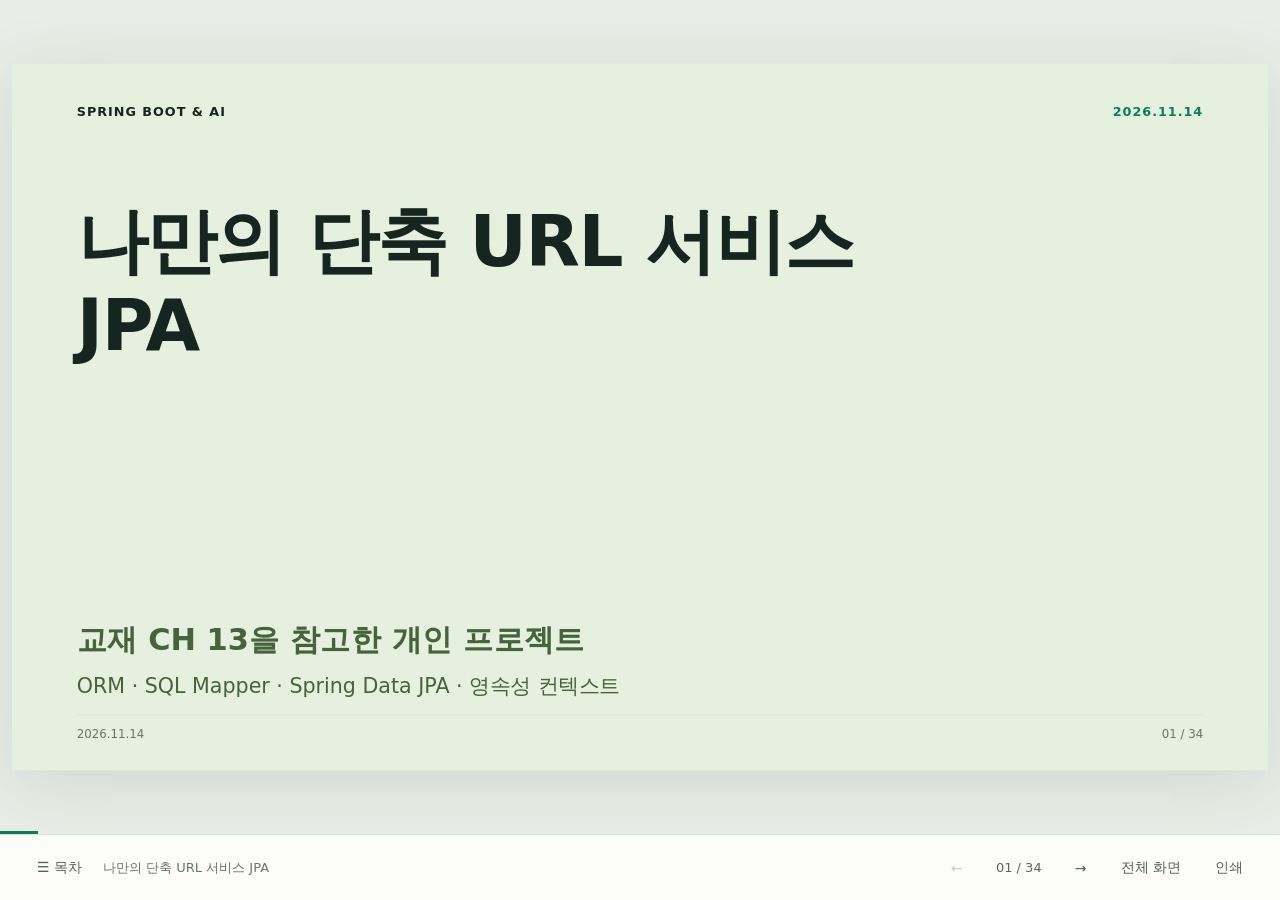
<file: 2026-11-14/index.html>
<!doctype html><html lang="ko"><head><meta charset="utf-8"><meta name="viewport" content="width=device-width,initial-scale=1"><title>2026-11-14 · 나만의 단축 URL 서비스 · JPA</title><meta name="description" content="나만의 단축 URL 서비스 · JPA · 개인 단축 URL 서비스 개발과 JPA"><style>:root{--ink:#16251f;--muted:#65766c;--green:#087f5b;--light:#edf5ee;--line:#d9e2da;--paper:#fcfdf9;--accent:#d5eea7}*{box-sizing:border-box}body{margin:0;background:#e9ede7;color:var(--ink);font-family:Inter,"Pretendard","Apple SD Gothic Neo","Malgun Gothic",system-ui,sans-serif}button,a{font:inherit}button{cursor:pointer;border:0}a{color:var(--green)}button:focus-visible,a:focus-visible{outline:3px solid #72aee6;outline-offset:4px}#workspace{height:calc(100dvh - 66px);position:relative;overflow:hidden;display:flex;align-items:center;justify-content:center}#stage{width:1280px;height:720px;position:absolute;transform-origin:center;flex-shrink:0;box-shadow:0 12px 65px #243a2521}.slide{position:absolute;inset:0;padding:38px 66px 30px;background:var(--paper);display:none;overflow:hidden}.slide.active{display:flex;flex-direction:column}.topline{display:flex;justify-content:space-between;align-items:center;font-size:13px;letter-spacing:1px;color:var(--muted);min-height:20px}.brand{font-weight:750;color:var(--ink)}.chapter-tag{color:var(--green);font-weight:650}h1{font-size:40px;line-height:1.25;letter-spacing:-1.4px;margin:32px 0 0;word-break:keep-all}h3{font-size:27px;line-height:1.35;margin:14px 0;word-break:keep-all}p{font-size:23px;line-height:1.6;margin:10px 0;word-break:keep-all}.subtitle{font-size:20px;line-height:1.5;color:var(--muted);margin-top:13px;word-break:keep-all}.content{flex:1;min-height:0;margin-top:25px;display:flex;flex-direction:column;justify-content:center;gap:20px}.foot{margin-top:15px;padding-top:12px;border-top:1px solid var(--line);display:flex;justify-content:space-between;color:var(--muted);font-size:12px;min-height:26px}.cols{display:grid;grid-template-columns:repeat(2,minmax(0,1fr));gap:36px}.cols.three{grid-template-columns:repeat(3,minmax(0,1fr))}.card{border-top:3px solid var(--green);padding:15px 0}.eyebrow{font-size:15px;color:var(--green);font-weight:750;letter-spacing:.8px;margin-bottom:8px}.card p{font-size:22px}.callout{border-left:4px solid var(--green);background:var(--light);padding:15px 20px;font-size:21px;line-height:1.5;word-break:keep-all}.steps{list-style:none;padding:0;margin:0;display:grid;gap:20px;counter-reset:step}.steps li{counter-increment:step;display:flex;gap:20px;align-items:baseline;font-size:24px;line-height:1.5;word-break:keep-all}.steps li:before{content:counter(step,decimal-leading-zero);font-size:17px;font-weight:750;color:var(--green);width:28px;flex-shrink:0}.lesson-table{width:100%;border-collapse:collapse;font-size:22px;line-height:1.5}.lesson-table th{text-align:left;padding:10px 12px;color:var(--green);font-size:18px}.lesson-table td{border-top:1px solid var(--line);padding:13px 12px;vertical-align:top}.lesson-table td:first-child{font-weight:650;width:36%}.lesson-table td:last-child{color:#52665a}pre{margin:0;background:#f0f4ee;border:1px solid #dde6dc;border-radius:8px;padding:19px 23px;font-family:Consolas,"SFMono-Regular",monospace;font-size:20px;line-height:1.5;tab-size:4;white-space:pre-wrap;overflow-wrap:anywhere;overflow:hidden}code{font-family:Consolas,"SFMono-Regular",monospace}p code,.callout code{font-size:.9em}.code-slide pre{font-size:18px;line-height:1.42;padding:18px 22px}.code-slide .content{gap:14px}.code-slide .eyebrow{font-size:13px;margin:0}.code-slide .callout{font-size:18px;padding:11px 16px}.code-slide h1{font-size:35px;margin-top:28px}.code-slide .subtitle{font-size:18px}.source-button{position:absolute;right:66px;top:105px;padding:9px 13px;border-radius:5px;background:var(--light);color:var(--green);font-size:15px}.file-slide h1{max-width:930px}.file-slide pre{font-size:18px;line-height:1.42}.file-slide .subtitle{font-size:17px}.section{background:#e6f0df}.section h1{font-size:62px;margin-top:100px;max-width:1000px}.section .subtitle{font-size:26px;max-width:950px}.section-number{font-size:105px;line-height:1;font-weight:750;color:#9dbc88;align-self:flex-end}.cover{background:#e6f0df}.cover h1{font-size:72px;margin-top:80px;line-height:1.2}.cover .subtitle{font-size:26px}.cover-bottom{margin-top:auto;display:grid;gap:12px;color:#47633c;font-size:21px}.cover-bottom strong{font-size:31px}.diagram{width:100%;height:auto;max-height:330px;overflow:visible}.diagram text{font-family:Inter,"Apple SD Gothic Neo","Malgun Gothic",system-ui,sans-serif}.references{display:grid;grid-template-columns:1fr 1fr;gap:18px 45px}.references a{display:block;text-decoration:none;border-bottom:1px solid var(--line);padding:16px 0}.references b{display:block;font-size:23px}.references span{display:block;font-size:18px;color:var(--muted);margin-top:7px}#controls{height:66px;background:var(--paper);border-top:1px solid var(--line);display:flex;align-items:center;justify-content:space-between;padding:0 24px;gap:12px}#controls .left,#controls .right{display:flex;align-items:center;gap:8px}#controls button{background:transparent;color:#526358;border-radius:5px;padding:10px 13px;font-size:14px}#controls button:hover{background:var(--light)}#controls button:disabled{opacity:.3}#counter{font-size:13px;min-width:70px;text-align:center;color:#57685d}#current-title{font-size:13px;color:var(--muted);max-width:40vw;white-space:nowrap;overflow:hidden;text-overflow:ellipsis}#progress{position:fixed;bottom:66px;left:0;height:3px;background:var(--green);z-index:4}.overlay{position:fixed;inset:0;background:#10291dcc;z-index:20;display:none;align-items:center;justify-content:center;padding:30px}.overlay.open{display:flex}.panel{background:var(--paper);border-radius:12px;max-width:1080px;width:100%;max-height:90dvh;display:flex;flex-direction:column;padding:28px;min-height:0}.panel-header{display:flex;align-items:center;justify-content:space-between;gap:20px;margin-bottom:18px}.panel-header h2{margin:0;font-size:24px}.close,#copy-source{background:var(--light);color:var(--ink);border-radius:5px;padding:9px 14px}.panel-actions{display:flex;gap:10px}.panel-hint{font-size:14px;color:var(--muted);margin:0 0 15px}#source-code{white-space:pre;overflow:auto;font-size:15px;line-height:1.6;min-height:0}#toc-search{font-size:17px;border:1px solid var(--line);padding:12px 15px;border-radius:6px;margin-bottom:18px}#toc-list{overflow:auto;display:grid;grid-template-columns:1fr 1fr;gap:6px 24px}.toc-item{background:transparent;text-align:left;border-bottom:1px solid var(--line);padding:13px 5px;display:flex;align-items:center;gap:15px;color:var(--ink)}.toc-item.selected,.toc-item:hover{background:var(--light)}.toc-item small{width:30px;font-size:13px;color:var(--green)}.toc-item b{font-size:16px}.toc-item span{display:block;font-size:12px;color:var(--muted);margin-top:4px}#blackout{display:none;position:fixed;inset:0;background:#000;z-index:40}#blackout.open{display:block}.toast{position:fixed;bottom:85px;left:50%;transform:translateX(-50%);background:#163c2c;color:white;border-radius:6px;padding:12px 20px;z-index:50;font-size:15px;display:none}@media(max-width:650px){#controls{padding:0 8px}#controls button{padding:10px 8px;font-size:12px}#current-title,.optional{display:none!important}.overlay{padding:10px}.panel{padding:16px}#toc-list{grid-template-columns:1fr}.panel-header h2{font-size:17px}#source-code{font-size:12px}}@media print{@page{size:1280px 720px;margin:0}html,body{background:white}#controls,#progress,.overlay,#blackout,.toast,.source-button{display:none!important}#workspace{height:auto;display:block;overflow:visible}#stage{width:auto;height:auto;position:static;transform:none!important;box-shadow:none}.slide{display:flex!important;position:relative;width:1280px;height:720px;break-after:page;page-break-after:always;print-color-adjust:exact;-webkit-print-color-adjust:exact}.slide:last-child{break-after:auto}}
</style></head><body data-deck-revision="2026-11-14-v1-book"><main id="workspace" aria-label="강의 슬라이드"><div id="stage"><section class="slide cover active" data-index="0" data-slide-id="lesson-2026-11-14-0" aria-label="나만의 단축 URL 서비스 JPA" aria-hidden="false"><div class="topline"><span class="brand">SPRING BOOT &amp; AI</span><span class="chapter-tag">2026.11.14</span></div><h1>나만의 단축 URL 서비스<br>JPA</h1><div class="content"><div class="cover-bottom"><strong>교재 CH 13을 참고한 개인 프로젝트</strong><span>ORM · SQL Mapper · Spring Data JPA · 영속성 컨텍스트</span></div></div><footer class="foot"><span>2026.11.14</span><span>01 / 34</span></footer></section><section class="slide " data-index="1" data-slide-id="lesson-2026-11-14-1" aria-label="나만의 단축 URL 서비스 만들기" aria-hidden="true"><div class="topline"><span class="brand">SPRING BOOT &amp; AI</span><span class="chapter-tag">개인 프로젝트 · 오전·오후 6시간</span></div><h1>나만의 단축 URL 서비스 만들기</h1><div class="content"><ol class="steps"><li>누가 어떤 상황에서 쓸지 정하고, 해결할 불편을 설명</li><li>교재 CH 13을 참고해 URL 등록·단축 주소·원본 이동 구현</li><li>실제로 필요한 확장 기능 1~2개를 골라 직접 개발</li><li>프론트는 AI로 보기 좋게 만들고 실제 API 연결·직접 QA</li></ol><div class="callout">백엔드는 최대한 직접 구현하되, 설계·오류 해결 등에 AI 도움을 받아도 됩니다.<br>프론트는 순수 HTML·CSS·JavaScript · 외부 라이브러리·CDN 제외 · 프롬프트 자율</div></div><footer class="foot"><span>2026.11.14</span><span>02 / 34</span></footer></section><section class="slide " data-index="2" data-slide-id="lesson-2026-11-14-2" aria-label="내가 계속 쓸 만한 기능 고르기" aria-hidden="true"><div class="topline"><span class="brand">SPRING BOOT &amp; AI</span><span class="chapter-tag">선택할 기능 아이디어</span></div><h1>내가 계속 쓸 만한 기능 고르기</h1><div class="content"><table class="lesson-table"><tr><th>아이디어</th><th>어떤 불편을 해결할까?</th></tr><tr><td>링크별·날짜별 통계</td><td>이력서·행사 링크가 언제 얼마나 이용됐는지 확인</td></tr><tr><td>관리자 화면</td><td>등록 링크 검색 · 사용 중지·재개 · 통계 한눈에 보기</td></tr><tr><td>원하는 짧은 주소</td><td>/portfolio처럼 의미 있는 이름 지정 · 중복 처리</td></tr><tr><td>링크 만료</td><td>행사·모집 마감 뒤 오래된 링크의 이동 중단</td></tr><tr><td>태그와 검색</td><td>공부 자료·업무 링크를 주제별로 모아 다시 찾기</td></tr></table><div class="callout">예: 취업 준비용 포트폴리오 링크 관리 · 동아리 행사 안내 링크 관리<br>아이디어는 선택 예시입니다. 모든 기능을 구현할 필요 없이 필요한 1~2개부터 만듭니다.</div></div><footer class="foot"><span>2026.11.14</span><span>03 / 34</span></footer></section><section class="slide section" data-index="3" data-slide-id="lesson-2026-11-14-3" aria-label="Spring Data JPA와 DB 연동" aria-hidden="true"><div class="topline"><span class="brand">SPRING BOOT &amp; AI</span><span class="chapter-tag">Spring Data JPA와 DB 연동</span></div><h1>Spring Data JPA와 DB 연동</h1><div class="content"><div class="section-number">03</div></div><footer class="foot"><span>2026.11.14</span><span>04 / 34</span></footer></section><section class="slide " data-index="4" data-slide-id="lesson-2026-11-14-4" aria-label="상품 하나를 Java와 DB에서 표현" aria-hidden="true"><div class="topline"><span class="brand">SPRING BOOT &amp; AI</span><span class="chapter-tag">DB 연결 복습</span></div><h1>상품 하나를 Java와 DB에서 표현</h1><div class="content"><table class="lesson-table"><tr><th>Java의 ProductEntity</th><th>products 테이블</th></tr><tr><td>id = 1L</td><td>id = 1 · BIGINT · 기본 키</td></tr><tr><td>name = "키보드"</td><td>name = 키보드 · VARCHAR</td></tr><tr><td>price = 30000</td><td>price = 30000 · INTEGER</td></tr></table><div class="callout">객체를 저장하려면 INSERT가, 행을 객체로 읽으려면 SELECT 결과 변환이 필요합니다.</div></div><footer class="foot"><span>2026.11.14</span><span>05 / 34</span></footer></section><section class="slide " data-index="5" data-slide-id="lesson-2026-11-14-5" aria-label="누가 SQL을 쓰고 결과를 옮길까?" aria-hidden="true"><div class="topline"><span class="brand">SPRING BOOT &amp; AI</span><span class="chapter-tag">JDBC · SQL Mapper · ORM</span></div><h1>누가 SQL을 쓰고 결과를 옮길까?</h1><div class="content"><table class="lesson-table"><tr><th>방식</th><th>개발자가 주로 작성하는 것</th></tr><tr><td>JDBC 직접 사용</td><td>SQL · 파라미터 설정 · ResultSet → 객체 변환</td></tr><tr><td>SQL Mapper · MyBatis</td><td>SQL · SQL과 메서드 연결 · 결과 매핑 설정</td></tr><tr><td>ORM · JPA 구현체</td><td>Entity와 테이블 매핑 · 객체의 저장·조회·변경</td></tr></table><div class="callout">ORM은 Object-Relational Mapping, 객체·관계 매핑입니다.<br>세 방식 모두 SQL로 DB를 사용하며 MyBatis와 Hibernate도 내부에서 JDBC를 사용합니다.</div></div><footer class="foot"><span>2026.11.14</span><span>06 / 34</span></footer></section><section class="slide code-slide" data-index="6" data-slide-id="lesson-2026-11-14-6" aria-label="상품 조회 SQL을 직접 작성" aria-hidden="true"><div class="topline"><span class="brand">SPRING BOOT &amp; AI</span><span class="chapter-tag">SQL Mapper · MyBatis</span></div><h1>상품 조회 SQL을 직접 작성</h1><div class="content"><pre><code>// MyBatis Mapper 인터페이스 발췌
@Select(&quot;SELECT id, name, price FROM products WHERE id = #{id}&quot;)
ProductRow findById(@Param(&quot;id&quot;) Long id);</code></pre><div class="callout">개발자가 SELECT와 조회할 열을 정합니다.<br>MyBatis가 id 값을 바인딩하고 결과 열을 ProductRow 객체에 매핑합니다.</div></div><footer class="foot"><span>2026.11.14</span><span>07 / 34</span></footer></section><section class="slide code-slide" data-index="7" data-slide-id="lesson-2026-11-14-7" aria-label="객체 매핑을 바탕으로 조회" aria-hidden="true"><div class="topline"><span class="brand">SPRING BOOT &amp; AI</span><span class="chapter-tag">ORM · JPA</span></div><h1>객체 매핑을 바탕으로 조회</h1><div class="content"><pre><code>// EntityManager 사용 예 · 매핑과 트랜잭션 설정은 뒤에서 설명
ProductEntity product = entityManager.find(ProductEntity.class, 1L);

// DB 조회가 필요한 경우 Hibernate가 실행할 SQL의 예
// SELECT id, name, price FROM products WHERE id = ?</code></pre><div class="callout">어떤 테이블·열을 사용할지는 Entity 매핑을 보고 결정합니다.<br>객체를 조회하고 관리하는 기능까지 제공합니다.</div></div><footer class="foot"><span>2026.11.14</span><span>08 / 34</span></footer></section><section class="slide " data-index="8" data-slide-id="lesson-2026-11-14-8" aria-label="차이를 어떻게 설명할까?" aria-hidden="true"><div class="topline"><span class="brand">SPRING BOOT &amp; AI</span><span class="chapter-tag">면접 질문 · ORM과 SQL Mapper</span></div><h1>차이를 어떻게 설명할까?</h1><div class="content"><table class="lesson-table"><tr><th>비교</th><th>설명</th></tr><tr><td>SQL 작성 중심</td><td>MyBatis는 SQL을 직접 쓰고 실행 결과를 객체에 매핑</td></tr><tr><td>객체 관리 중심</td><td>ORM은 객체·테이블 매핑과 객체 상태를 바탕으로 SQL 처리</td></tr><tr><td>MyBatis를 선택할 때</td><td>복잡한 조회 SQL을 직접 제어해야 하는 요구에 적합</td></tr><tr><td>객체 필드만 바꾸면?</td><td>MyBatis는 UPDATE Mapper 호출 필요 · JPA는 관리 Entity 변경 감지</td></tr></table><div class="callout">복잡한 SQL의 직접 제어와 반복 CRUD·객체 관리 중 필요한 장점을 비교합니다.<br>JPA도 JPQL·네이티브 SQL을 사용하며, ORM이 항상 빠른 것은 아닙니다.</div></div><footer class="foot"><span>2026.11.14</span><span>09 / 34</span></footer></section><section class="slide code-slide" data-index="9" data-slide-id="lesson-2026-11-14-9" aria-label="같은 가격 변경을 두 방식으로 구현" aria-hidden="true"><div class="topline"><span class="brand">SPRING BOOT &amp; AI</span><span class="chapter-tag">가격 수정 비교 · 코드 발췌</span></div><h1>같은 가격 변경을 두 방식으로 구현</h1><div class="content"><div class="cols"><div><div class="eyebrow">MyBatis · UPDATE를 직접 작성하고 호출</div><pre><code>// Mapper에 등록할 SQL
@Update(&quot;UPDATE products SET price = #{price} &quot;
        + &quot;WHERE id = #{id}&quot;)
void updatePrice(@Param(&quot;id&quot;) Long id,
        @Param(&quot;price&quot;) int price);

// Service에서 실행
mapper.updatePrice(1L, 25000);</code></pre></div><div><div class="eyebrow">JPA · 관리 Entity를 트랜잭션 안에서 수정</div><pre><code>// Service 메서드 발췌
@Transactional
public void changePrice() {
    ProductEntity product = entityManager
            .find(ProductEntity.class, 1L);
    product.changePrice(25000);
}</code></pre></div></div><div class="callout">두 방식 모두 UPDATE SQL로 DB 값을 바꿉니다.<br>JPA의 SQL 예: UPDATE products SET ... price = ? ... WHERE id = ?</div></div><footer class="foot"><span>2026.11.14</span><span>10 / 34</span></footer></section><section class="slide " data-index="10" data-slide-id="lesson-2026-11-14-10" aria-label="세 가지 이름의 역할" aria-hidden="true"><div class="topline"><span class="brand">SPRING BOOT &amp; AI</span><span class="chapter-tag">JPA · Hibernate · Spring Data JPA</span></div><h1>세 가지 이름의 역할</h1><div class="content"><table class="lesson-table"><tr><th>이름</th><th>하는 일</th></tr><tr><td>JPA · Jakarta Persistence</td><td>Entity·EntityManager 등 객체 영속성의 표준 API와 규칙</td></tr><tr><td>Hibernate</td><td>JPA를 구현하고 매핑·변경 상태를 바탕으로 SQL 실행</td></tr><tr><td>Spring Data JPA</td><td>JPA 위에서 Repository 구현과 반복 CRUD 코드를 줄임</td></tr></table><div class="callout">ProductService → Spring Data Repository → EntityManager → Hibernate → JDBC → DB</div></div><footer class="foot"><span>2026.11.14</span><span>11 / 34</span></footer></section><section class="slide " data-index="11" data-slide-id="lesson-2026-11-14-11" aria-label="의존성과 접속 설정은 계속 필요" aria-hidden="true"><div class="topline"><span class="brand">SPRING BOOT &amp; AI</span><span class="chapter-tag">DB 연동 준비</span></div><h1>의존성과 접속 설정은 계속 필요</h1><div class="content"><table class="lesson-table"><tr><th>준비할 것</th><th>예시와 목적</th></tr><tr><td>Spring Data JPA 의존성</td><td>spring-boot-starter-data-jpa · Repository와 JPA 사용</td></tr><tr><td>DB 드라이버</td><td>H2는 com.h2database:h2 · DB와 통신</td></tr><tr><td>접속 정보</td><td>spring.datasource.url · username · password</td></tr><tr><td>테이블 준비</td><td>기존 스키마 또는 학습용 DDL 생성 설정</td></tr></table><div class="callout">기존 JDBC DB 연동을 지우지 않습니다. JPA 확인은 별도 학습 프로젝트와 별도 DB에서 진행합니다.</div></div><footer class="foot"><span>2026.11.14</span><span>12 / 34</span></footer></section><section class="slide code-slide" data-index="12" data-slide-id="lesson-2026-11-14-12" aria-label="별도 메모리 DB에서 SQL 관찰" aria-hidden="true"><div class="topline"><span class="brand">SPRING BOOT &amp; AI</span><span class="chapter-tag">학습용 설정 · application.properties</span></div><h1>별도 메모리 DB에서 SQL 관찰</h1><div class="content"><pre><code>spring.datasource.url=jdbc:h2:mem:jpa-preview
spring.datasource.username=sa
spring.datasource.password=
spring.jpa.hibernate.ddl-auto=create-drop
spring.jpa.show-sql=true
spring.jpa.properties.hibernate.format_sql=true</code></pre><div class="callout">학습용 H2 메모리 DB 예시입니다. create-drop은 테이블을 만들고 종료 시 삭제합니다.<br>기존 데이터가 있는 DB와 운영 DB에는 그대로 적용하지 않습니다.</div></div><footer class="foot"><span>2026.11.14</span><span>13 / 34</span></footer></section><section class="slide code-slide" data-index="13" data-slide-id="lesson-2026-11-14-13" aria-label="Java 필드와 테이블 열 연결" aria-hidden="true"><div class="topline"><span class="brand">SPRING BOOT &amp; AI</span><span class="chapter-tag">Entity 매핑 · 클래스 발췌</span></div><h1>Java 필드와 테이블 열 연결</h1><div class="content"><pre><code>@Entity
@Table(name = &quot;products&quot;)
public class ProductEntity {
    @Id
    @GeneratedValue(strategy = GenerationType.IDENTITY)
    private Long id;
    @Column(nullable = false)
    private String name;
    private int price;
    // 생성자와 메서드는 다음 장표
}</code></pre><div class="callout">Entity는 DB 매핑·관리 대상이고, DTO는 요청·응답 데이터를 전달하는 객체입니다.<br>@Id는 기본 키, IDENTITY는 DB의 id 생성입니다. NOT NULL은 공백·음수 검증을 대신하지 않습니다.</div></div><footer class="foot"><span>2026.11.14</span><span>14 / 34</span></footer></section><section class="slide code-slide" data-index="14" data-slide-id="lesson-2026-11-14-14" aria-label="생성자와 변경 메서드" aria-hidden="true"><div class="topline"><span class="brand">SPRING BOOT &amp; AI</span><span class="chapter-tag">Entity 매핑 · 클래스 내부 발췌</span></div><h1>생성자와 변경 메서드</h1><div class="content"><pre><code>protected ProductEntity() {}

public ProductEntity(String name, int price) {
    this.name = name;
    this.price = price;
}

public void changePrice(int price) {
    if (price &lt; 0) throw new IllegalArgumentException(&quot;음수 가격&quot;);
    this.price = price;
}</code></pre><div class="callout">public 또는 protected 기본 생성자가 필요합니다.<br>업무 규칙은 직접 구현합니다. Lombok이나 모든 필드의 setter는 필수가 아닙니다.</div></div><footer class="foot"><span>2026.11.14</span><span>15 / 34</span></footer></section><section class="slide code-slide" data-index="15" data-slide-id="lesson-2026-11-14-15" aria-label="인터페이스로 기본 CRUD 사용" aria-hidden="true"><div class="topline"><span class="brand">SPRING BOOT &amp; AI</span><span class="chapter-tag">Spring Data JPA Repository</span></div><h1>인터페이스로 기본 CRUD 사용</h1><div class="content"><pre><code>public interface ProductJpaRepository
        extends JpaRepository&lt;ProductEntity, Long&gt; {
}

// 사용하는 쪽의 코드 발췌
ProductEntity product = repository.findById(1L)
        .orElseThrow(() -&gt; new IllegalArgumentException(&quot;상품 없음&quot;));</code></pre><div class="callout">ProductEntity는 관리 대상 타입, Long은 기본 키 타입입니다.<br>Spring Data가 Repository 구현체를 제공합니다. Service의 업무 코드는 직접 작성합니다.</div></div><footer class="foot"><span>2026.11.14</span><span>16 / 34</span></footer></section><section class="slide " data-index="16" data-slide-id="lesson-2026-11-14-16" aria-label="직접 만든 Repository는 어디에 남을까?" aria-hidden="true"><div class="topline"><span class="brand">SPRING BOOT &amp; AI</span><span class="chapter-tag">기존 코드와 연결</span></div><h1>직접 만든 Repository는 어디에 남을까?</h1><div class="content"><svg class="diagram" viewBox="0 0 1148 320" role="img" aria-label="Service가 기존 ProductRepository를 호출하고 직접 만든 JPA 구현이 Spring Data Repository에 저장과 조회를 위임합니다"><title>Service가 기존 ProductRepository를 호출하고 직접 만든 JPA 구현이 Spring Data Repository에 저장과 조회를 위임합니다</title><defs><marker id="arrow-1" markerWidth="9" markerHeight="9" refX="7" refY="4.5" orient="auto"><path d="M0,0 L8,4.5 L0,9" fill="none" stroke="#087f5b" stroke-width="1.5"/></marker></defs><rect x="5" y="20" width="300" height="110" rx="14" fill="#edf5ee" stroke="#9fbea9" stroke-width="2"/><text x="155.0" y="65" text-anchor="middle" fill="#16251f" font-size="25" font-weight="700">기존 Service</text><text x="155.0" y="101" text-anchor="middle" fill="#52665a" font-size="19">ProductRepository에 의존</text><rect x="420" y="20" width="300" height="110" rx="14" fill="#edf5ee" stroke="#9fbea9" stroke-width="2"/><text x="570.0" y="65" text-anchor="middle" fill="#16251f" font-size="25" font-weight="700">직접 만든 인터페이스</text><text x="570.0" y="101" text-anchor="middle" fill="#52665a" font-size="19">ProductRepository</text><rect x="835" y="20" width="308" height="110" rx="14" fill="#edf5ee" stroke="#9fbea9" stroke-width="2"/><text x="989.0" y="65" text-anchor="middle" fill="#16251f" font-size="25" font-weight="700">직접 만든 JPA 구현</text><text x="989.0" y="101" text-anchor="middle" fill="#52665a" font-size="19">JpaProductRepository</text><path d="M315,75 L410,75" fill="none" stroke="#087f5b" stroke-width="3" marker-end="url(#arrow-1)"/><text x="362.5" y="61.0" text-anchor="middle" fill="#087f5b" font-size="17">호출</text><path d="M730,75 L825,75" fill="none" stroke="#087f5b" stroke-width="3" marker-end="url(#arrow-1)"/><text x="777.5" y="61.0" text-anchor="middle" fill="#087f5b" font-size="17">구현 선택</text><rect x="835" y="190" width="308" height="110" rx="14" fill="#edf5ee" stroke="#9fbea9" stroke-width="2"/><text x="989.0" y="235" text-anchor="middle" fill="#16251f" font-size="25" font-weight="700">Spring Data 인터페이스</text><text x="989.0" y="271" text-anchor="middle" fill="#52665a" font-size="19">ProductJpaRepository</text><rect x="420" y="190" width="300" height="110" rx="14" fill="#edf5ee" stroke="#9fbea9" stroke-width="2"/><text x="570.0" y="235" text-anchor="middle" fill="#16251f" font-size="25" font-weight="700">Hibernate · DB</text><text x="570.0" y="271" text-anchor="middle" fill="#52665a" font-size="19">매핑 · SQL 실행</text><path d="M989,140 L989,180" fill="none" stroke="#087f5b" stroke-width="3" marker-end="url(#arrow-1)"/><text x="989.0" y="146.0" text-anchor="middle" fill="#087f5b" font-size="17">위임</text><path d="M825,245 L730,245" fill="none" stroke="#087f5b" stroke-width="3" marker-end="url(#arrow-1)"/></svg><div class="callout">ProductRepository는 저장소의 약속으로 유지할 수 있습니다.<br>JPA 구현 클래스는 직접 작성하고, Domain ↔ Entity 변환과 Spring Data 호출을 맡깁니다.</div></div><footer class="foot"><span>2026.11.14</span><span>17 / 34</span></footer></section><section class="slide code-slide" data-index="17" data-slide-id="lesson-2026-11-14-17" aria-label="조회한 상품을 트랜잭션 안에서 수정" aria-hidden="true"><div class="topline"><span class="brand">SPRING BOOT &amp; AI</span><span class="chapter-tag">가격 변경 · Service 메서드 발췌</span></div><h1>조회한 상품을 트랜잭션 안에서 수정</h1><div class="content"><pre><code>@Transactional
public void changePrice(Long id, int price) {
    ProductEntity product = repository.findById(id)
            .orElseThrow(() -&gt; new IllegalArgumentException(&quot;상품 없음&quot;));
    product.changePrice(price);
}</code></pre><div class="callout">트랜잭션 안에서 조회한 관리 상태 Entity입니다.<br>별도 save 호출 없이도 변경 감지를 통해 가격 변경을 DB에 반영할 수 있습니다.</div></div><footer class="foot"><span>2026.11.14</span><span>18 / 34</span></footer></section><section class="slide " data-index="18" data-slide-id="lesson-2026-11-14-18" aria-label="조회한 객체를 관리하는 작업 공간" aria-hidden="true"><div class="topline"><span class="brand">SPRING BOOT &amp; AI</span><span class="chapter-tag">영속성 컨텍스트</span></div><h1>조회한 객체를 관리하는 작업 공간</h1><div class="content"><svg class="diagram" viewBox="0 0 1148 300" role="img" aria-label="EntityManager가 영속성 컨텍스트를 통해 Entity의 상태와 변경을 관리합니다"><title>EntityManager가 영속성 컨텍스트를 통해 Entity의 상태와 변경을 관리합니다</title><defs><marker id="arrow-2" markerWidth="9" markerHeight="9" refX="7" refY="4.5" orient="auto"><path d="M0,0 L8,4.5 L0,9" fill="none" stroke="#087f5b" stroke-width="1.5"/></marker></defs><rect x="0.0" y="75" width="357.3333333333333" height="120" rx="14" fill="#edf5ee" stroke="#9fbea9" stroke-width="2"/><text x="178.66666666666666" y="120" text-anchor="middle" fill="#16251f" font-size="25" font-weight="700">EntityManager</text><text x="178.66666666666666" y="156" text-anchor="middle" fill="#52665a" font-size="19">find · persist · remove</text><path d="M362.3333333333333,135 L388.3333333333333,135" fill="none" stroke="#087f5b" stroke-width="3" marker-end="url(#arrow-2)"/><rect x="395.3333333333333" y="75" width="357.3333333333333" height="120" rx="14" fill="#edf5ee" stroke="#9fbea9" stroke-width="2"/><text x="574.0" y="120" text-anchor="middle" fill="#16251f" font-size="25" font-weight="700">영속성 컨텍스트</text><text x="574.0" y="156" text-anchor="middle" fill="#52665a" font-size="19">관리 Entity · 변경 추적</text><path d="M757.6666666666666,135 L783.6666666666666,135" fill="none" stroke="#087f5b" stroke-width="3" marker-end="url(#arrow-2)"/><rect x="790.6666666666666" y="75" width="357.3333333333333" height="120" rx="14" fill="#edf5ee" stroke="#9fbea9" stroke-width="2"/><text x="969.3333333333333" y="120" text-anchor="middle" fill="#16251f" font-size="25" font-weight="700">DB</text><text x="969.3333333333333" y="156" text-anchor="middle" fill="#52665a" font-size="19">SELECT · INSERT · UPDATE</text></svg><div class="callout">DB 자체나 서버 전체의 공용 캐시가 아닙니다.<br>이 예제에서는 Service 트랜잭션 범위 안에서 객체를 조회하고 변경합니다.</div></div><footer class="foot"><span>2026.11.14</span><span>19 / 34</span></footer></section><section class="slide " data-index="19" data-slide-id="lesson-2026-11-14-19" aria-label="new한 객체는 아직 관리 대상이 아님" aria-hidden="true"><div class="topline"><span class="brand">SPRING BOOT &amp; AI</span><span class="chapter-tag">Entity 상태</span></div><h1>new한 객체는 아직 관리 대상이 아님</h1><div class="content"><table class="lesson-table"><tr><th>상태</th><th>예시와 의미</th></tr><tr><td>비영속 · new</td><td>new ProductEntity(...) · 아직 영속성 컨텍스트와 관계없음</td></tr><tr><td>영속 · managed</td><td>persist하거나 find로 조회 · 컨텍스트가 관리</td></tr><tr><td>준영속 · detached</td><td>detach·clear 등으로 분리 · 변경 감지 대상에서 제외</td></tr><tr><td>삭제 · removed</td><td>remove로 삭제 대상 지정 · flush 때 DELETE 가능</td></tr></table><div class="callout">persist는 관리 상태로 만드는 작업입니다. 호출 직후 항상 INSERT·commit이 완료되는 것은 아닙니다.</div></div><footer class="foot"><span>2026.11.14</span><span>20 / 34</span></footer></section><section class="slide code-slide" data-index="20" data-slide-id="lesson-2026-11-14-20" aria-label="같은 id를 두 번 find하면?" aria-hidden="true"><div class="topline"><span class="brand">SPRING BOOT &amp; AI</span><span class="chapter-tag">1차 캐시 · EntityManager 발췌</span></div><h1>같은 id를 두 번 find하면?</h1><div class="content"><pre><code>// 같은 영속성 컨텍스트 안에서 실행
ProductEntity first = entityManager.find(ProductEntity.class, 1L);
ProductEntity second = entityManager.find(ProductEntity.class, 1L);

System.out.println(first == second); // true</code></pre><div class="callout">관리 중인 같은 Entity를 다시 find하면 1차 캐시에서 찾을 수 있습니다.<br>다른 컨텍스트까지 공유하는 캐시가 아니며, JPQL 조회가 항상 SQL을 생략하는 것도 아닙니다.</div></div><footer class="foot"><span>2026.11.14</span><span>21 / 34</span></footer></section><section class="slide " data-index="21" data-slide-id="lesson-2026-11-14-21" aria-label="같은 객체와 조회 당시 값을 함께 관리" aria-hidden="true"><div class="topline"><span class="brand">SPRING BOOT &amp; AI</span><span class="chapter-tag">영속성 컨텍스트 내부</span></div><h1>같은 객체와 조회 당시 값을 함께 관리</h1><div class="content"><svg class="diagram" viewBox="0 0 1148 330" role="img" aria-label="first와 second는 같은 관리 Entity를 참조합니다. 현재 가격은 25000, 조회 당시 가격은 30000이며 flush 전 DB 값은 30000입니다"><title>first와 second는 같은 관리 Entity를 참조합니다. 현재 가격은 25000, 조회 당시 가격은 30000이며 flush 전 DB 값은 30000입니다</title><defs><marker id="arrow-3" markerWidth="9" markerHeight="9" refX="7" refY="4.5" orient="auto"><path d="M0,0 L8,4.5 L0,9" fill="none" stroke="#087f5b" stroke-width="1.5"/></marker></defs><rect x="245" y="15" width="615" height="290" rx="16" fill="#f3f7ee" stroke="#087f5b" stroke-width="2"/><text x="270" y="49" font-size="23" fill="#087f5b" font-weight="700">영속성 컨텍스트 · flush 전</text><rect x="5" y="65" width="190" height="100" rx="14" fill="#edf5ee" stroke="#9fbea9" stroke-width="2"/><text x="100.0" y="110" text-anchor="middle" fill="#16251f" font-size="25" font-weight="700">first</text><text x="100.0" y="146" text-anchor="middle" fill="#52665a" font-size="19">객체 참조</text><rect x="5" y="195" width="190" height="100" rx="14" fill="#edf5ee" stroke="#9fbea9" stroke-width="2"/><text x="100.0" y="240" text-anchor="middle" fill="#16251f" font-size="25" font-weight="700">second</text><text x="100.0" y="276" text-anchor="middle" fill="#52665a" font-size="19">객체 참조</text><rect x="280" y="85" width="260" height="120" rx="14" fill="#edf5ee" stroke="#9fbea9" stroke-width="2"/><text x="410.0" y="130" text-anchor="middle" fill="#16251f" font-size="25" font-weight="700">관리 Entity · id=1</text><text x="410.0" y="166" text-anchor="middle" fill="#52665a" font-size="19">현재 price = 25000</text><rect x="565" y="85" width="265" height="120" rx="14" fill="#edf5ee" stroke="#9fbea9" stroke-width="2"/><text x="697.5" y="130" text-anchor="middle" fill="#16251f" font-size="25" font-weight="700">스냅샷</text><text x="697.5" y="166" text-anchor="middle" fill="#52665a" font-size="19">조회 당시 price = 30000</text><path d="M205,115 L270,125" fill="none" stroke="#087f5b" stroke-width="3" marker-end="url(#arrow-3)"/><path d="M205,245 L270,155" fill="none" stroke="#087f5b" stroke-width="3" marker-end="url(#arrow-3)"/><text x="552" y="253" text-anchor="middle" font-size="23" fill="#087f5b">flush 때 현재 값과 기억한 값을 비교</text><rect x="905" y="85" width="235" height="120" rx="14" fill="#edf5ee" stroke="#9fbea9" stroke-width="2"/><text x="1022.5" y="130" text-anchor="middle" fill="#16251f" font-size="25" font-weight="700">DB 행 · id=1</text><text x="1022.5" y="166" text-anchor="middle" fill="#52665a" font-size="19">price = 30000</text><path d="M870,260 L1020,260" fill="none" stroke="#087f5b" stroke-width="3" marker-end="url(#arrow-3)"/><text x="945.0" y="246.0" text-anchor="middle" fill="#087f5b" font-size="17">변경 시 UPDATE</text></svg><div class="callout">first와 second는 같은 Entity를 가리킵니다.<br>현재 값과 조회 당시 값의 차이를 보고 UPDATE가 필요한지 판단합니다.</div></div><footer class="foot"><span>2026.11.14</span><span>22 / 34</span></footer></section><section class="slide " data-index="22" data-slide-id="lesson-2026-11-14-22" aria-label="어떻게 UPDATE가 나갈까?" aria-hidden="true"><div class="topline"><span class="brand">SPRING BOOT &amp; AI</span><span class="chapter-tag">변경 감지 · Dirty Checking</span></div><h1>어떻게 UPDATE가 나갈까?</h1><div class="content"><table class="lesson-table"><tr><th>순서</th><th>상품 가격 30000 → 25000 예시</th></tr><tr><td>1. 조회</td><td>Entity를 관리하고 조회 시점 상태를 기억</td></tr><tr><td>2. 객체 변경</td><td>product.changePrice(25000)으로 필드 값 변경</td></tr><tr><td>3. flush</td><td>기억한 상태와 비교해 변경을 감지하고 UPDATE 실행</td></tr><tr><td>4. commit</td><td>DB 트랜잭션의 변경을 확정</td></tr></table><div class="callout">new한 객체나 컨텍스트에서 분리된 객체는 같은 방식으로 자동 저장되지 않습니다.</div></div><footer class="foot"><span>2026.11.14</span><span>23 / 34</span></footer></section><section class="slide code-slide" data-index="23" data-slide-id="lesson-2026-11-14-23" aria-label="SQL 전달과 변경 확정은 다르다" aria-hidden="true"><div class="topline"><span class="brand">SPRING BOOT &amp; AI</span><span class="chapter-tag">flush · commit · rollback</span></div><h1>SQL 전달과 변경 확정은 다르다</h1><div class="content"><pre><code>// 진행 중인 트랜잭션 안의 EntityManager 코드 발췌
ProductEntity product = entityManager.find(ProductEntity.class, 1L);
product.changePrice(25000);
entityManager.flush();
// UPDATE products SET ... price = 25000 ... WHERE id = 1
// 아직 commit 전: DB 트랜잭션을 rollback할 수 있음</code></pre><div class="callout">flush는 SQL을 DB에 전달합니다. commit이 최종 확정입니다.<br>rollback해도 Java 객체의 price 필드까지 자동으로 30000으로 돌아가지는 않습니다.</div></div><footer class="foot"><span>2026.11.14</span><span>24 / 34</span></footer></section><section class="slide " data-index="24" data-slide-id="lesson-2026-11-14-24" aria-label="객체 값과 DB 값은 언제 바뀔까?" aria-hidden="true"><div class="topline"><span class="brand">SPRING BOOT &amp; AI</span><span class="chapter-tag">가격 변경 타임라인</span></div><h1>객체 값과 DB 값은 언제 바뀔까?</h1><div class="content"><table style="font-size:20px" class="lesson-table"><tr><th>단계</th><th>Java 객체 price</th><th>DB 값 · 해당 트랜잭션 기준</th></tr><tr><td style="padding:9px 12px">조회</td><td style="padding:9px 12px">30000</td><td style="padding:9px 12px">30000</td></tr><tr><td style="padding:9px 12px">객체 수정</td><td style="padding:9px 12px">25000</td><td style="padding:9px 12px">30000 · 아직 UPDATE 전</td></tr><tr><td style="padding:9px 12px">flush</td><td style="padding:9px 12px">25000</td><td style="padding:9px 12px">25000 · UPDATE 실행, 아직 미확정</td></tr><tr><td style="padding:9px 12px">이후 commit 선택</td><td style="padding:9px 12px">25000</td><td style="padding:9px 12px">25000 · 변경 확정</td></tr><tr><td style="padding:9px 12px">또는 rollback 선택</td><td style="padding:9px 12px">25000 · 자동 복구 안 됨</td><td style="padding:9px 12px">30000 · DB 변경 취소</td></tr></table><div class="callout">commit과 rollback은 flush 이후의 서로 다른 선택입니다.<br>다른 트랜잭션에서 보이는 값은 격리 수준에 따라 다릅니다.</div></div><footer class="foot"><span>2026.11.14</span><span>25 / 34</span></footer></section><section class="slide " data-index="25" data-slide-id="lesson-2026-11-14-25" aria-label="save 직후 SQL이 보일 수도 있음" aria-hidden="true"><div class="topline"><span class="brand">SPRING BOOT &amp; AI</span><span class="chapter-tag">INSERT 실행 시점</span></div><h1>save 직후 SQL이 보일 수도 있음</h1><div class="content"><table class="lesson-table"><tr><th>상황</th><th>주의할 점</th></tr><tr><td>새 Entity 저장</td><td>JPA가 관리하고 INSERT를 준비</td></tr><tr><td>IDENTITY 방식</td><td>DB에서 id를 받아야 해서 INSERT가 일찍 실행될 수 있음</td></tr><tr><td>flush 발생</td><td>커밋 전 또는 필요한 쿼리 실행 전에 SQL이 반영될 수 있음</td></tr><tr><td>commit</td><td>SQL이 먼저 실행됐어도 DB 변경 확정은 별개</td></tr></table><div class="callout">“JPA는 모든 SQL을 commit 순간에만 실행한다”라고 외우면 안 됩니다.</div></div><footer class="foot"><span>2026.11.14</span><span>26 / 34</span></footer></section><section class="slide " data-index="26" data-slide-id="lesson-2026-11-14-26" aria-label="save는 무엇을 할까?" aria-hidden="true"><div class="topline"><span class="brand">SPRING BOOT &amp; AI</span><span class="chapter-tag">save · persist · merge</span></div><h1>save는 무엇을 할까?</h1><div class="content"><table class="lesson-table"><tr><th>작업</th><th>기본 동작과 주의점</th></tr><tr><td>Spring Data save(entity)</td><td>Entity가 새 것인지 판단해 persist 또는 merge 사용</td></tr><tr><td>persist(entity)</td><td>새 Entity 자체를 영속성 컨텍스트에서 관리</td></tr><tr><td>merge(entity)</td><td>전달된 상태를 관리 Entity로 복사하고 관리 Entity를 반환</td></tr><tr><td>준영속 Entity의 merge</td><td>전달한 원본이 자동으로 관리 상태가 되는 것은 아님</td></tr></table><div class="callout">save 반환값을 무시하지 않습니다. 새 Entity 판단은 기본적으로 버전·id 등을 참고하며 단순히 INSERT/UPDATE 이름만 바꾼 기능은 아닙니다.</div></div><footer class="foot"><span>2026.11.14</span><span>27 / 34</span></footer></section><section class="slide " data-index="27" data-slide-id="lesson-2026-11-14-27" aria-label="왜 Service에 @Transactional을 붙일까?" aria-hidden="true"><div class="topline"><span class="brand">SPRING BOOT &amp; AI</span><span class="chapter-tag">트랜잭션 경계</span></div><h1>왜 Service에 @Transactional을 붙일까?</h1><div class="content"><table class="lesson-table"><tr><th>요구</th><th>설명</th></tr><tr><td>상품 조회 → 가격 변경</td><td>한 트랜잭션 안에서 관리 Entity의 변경을 추적</td></tr><tr><td>여러 DB 변경</td><td>모두 성공하면 commit, 롤백 대상 예외면 함께 취소</td></tr><tr><td>Spring 기본 롤백 규칙</td><td>RuntimeException·Error는 롤백 · 체크 예외는 기본 커밋</td></tr><tr><td>readOnly = true</td><td>읽기 전용 의도를 전달하는 힌트 · 쓰기 차단 보장은 아님</td></tr></table><div class="callout">기본 프록시 방식에서는 같은 객체 내부의 메서드 호출만으로 새 @Transactional 설정이 적용되지 않습니다.</div></div><footer class="foot"><span>2026.11.14</span><span>28 / 34</span></footer></section><section class="slide " data-index="28" data-slide-id="lesson-2026-11-14-28" aria-label="1차 캐시와 변경 감지를 설명해 볼까?" aria-hidden="true"><div class="topline"><span class="brand">SPRING BOOT &amp; AI</span><span class="chapter-tag">면접 질문 · 영속성 컨텍스트</span></div><h1>1차 캐시와 변경 감지를 설명해 볼까?</h1><div class="content"><table class="lesson-table"><tr><th>질문</th><th>답변에 포함할 내용</th></tr><tr><td>영속성 컨텍스트는 무엇인가?</td><td>Entity를 관리하고 DB와 동기화하는 작업 공간</td></tr><tr><td>같은 id를 다시 find하면?</td><td>같은 컨텍스트의 관리 객체를 재사용할 수 있음</td></tr><tr><td>save 없이 수정 가능한 이유는?</td><td>트랜잭션 안의 관리 Entity 변경을 감지해 SQL 반영</td></tr><tr><td>어떤 객체든 필드만 바꾸면 되는가?</td><td>아니요. 비영속·준영속 객체와 관리 Entity를 구분</td></tr></table><div class="callout">price를 바꾸는 코드가 어느 트랜잭션과 영속성 컨텍스트 안에 있는지 함께 설명합니다.</div></div><footer class="foot"><span>2026.11.14</span><span>29 / 34</span></footer></section><section class="slide " data-index="29" data-slide-id="lesson-2026-11-14-29" aria-label="flush와 commit을 구분해 볼까?" aria-hidden="true"><div class="topline"><span class="brand">SPRING BOOT &amp; AI</span><span class="chapter-tag">면접 질문 · SQL과 트랜잭션</span></div><h1>flush와 commit을 구분해 볼까?</h1><div class="content"><table class="lesson-table"><tr><th>질문</th><th>답변에 포함할 내용</th></tr><tr><td>flush하면 저장이 확정되는가?</td><td>SQL은 실행하지만 commit 전이면 롤백 가능</td></tr><tr><td>save 직후 INSERT가 보이면?</td><td>IDENTITY 등으로 일찍 실행 가능 · commit과는 별개</td></tr><tr><td>rollback하면 객체 값도 되돌아가는가?</td><td>DB 변경 취소와 Java 메모리의 필드 값은 별개</td></tr><tr><td>JPA를 쓰면 SQL을 몰라도 되는가?</td><td>실제 SQL·인덱스·트랜잭션을 이해해야 오류와 성능 분석 가능</td></tr></table></div><footer class="foot"><span>2026.11.14</span><span>30 / 34</span></footer></section><section class="slide " data-index="30" data-slide-id="lesson-2026-11-14-30" aria-label="실행 전에 결과와 이유를 말해 보기" aria-hidden="true"><div class="topline"><span class="brand">SPRING BOOT &amp; AI</span><span class="chapter-tag">이해 확인 · 코드 결과 예측</span></div><h1>실행 전에 결과와 이유를 말해 보기</h1><div class="content"><table style="font-size:20px" class="lesson-table"><tr><th>코드·조건</th><th>예측할 결과와 이유</th></tr><tr><td style="padding:9px 12px">같은 컨텍스트에서 find(1L) 두 번<br>first == second ?</td><td style="padding:9px 12px">true · 같은 관리 객체 재사용<br>상품 존재, 중간 clear·detach 없음</td></tr><tr><td style="padding:9px 12px">쓰기 트랜잭션에서 find 후<br>changePrice(25000) · save 없음</td><td style="padding:9px 12px">정상 commit하면 UPDATE 가능<br>관리 Entity의 변경 감지</td></tr><tr><td style="padding:9px 12px">new ProductEntity(...) 후<br>changePrice(25000)만 호출</td><td style="padding:9px 12px">DB 저장 없음<br>persist·save 없이 비영속 객체만 수정</td></tr><tr><td style="padding:9px 12px">find → 변경 → flush → rollback</td><td style="padding:9px 12px">DB는 기존 값 30000<br>Java 필드 25000은 자동 복구 안 됨</td></tr></table><div class="callout">먼저 답을 가리고 예상한 뒤, 객체의 관리 상태와 트랜잭션 경계로 이유를 설명합니다.</div></div><footer class="foot"><span>2026.11.14</span><span>31 / 34</span></footer></section><section class="slide " data-index="31" data-slide-id="lesson-2026-11-14-31" aria-label="지연 로딩과 N+1은 다음에 연결" aria-hidden="true"><div class="topline"><span class="brand">SPRING BOOT &amp; AI</span><span class="chapter-tag">다음 주 · 관계와 조회 성능</span></div><h1>지연 로딩과 N+1은 다음에 연결</h1><div class="content"><table class="lesson-table"><tr><th>상황</th><th>다음 수업에서 확인할 것</th></tr><tr><td>주문과 주문상품 연결</td><td>연관관계와 외래 키를 어떻게 매핑할까?</td></tr><tr><td>목록 조회 후 연결된 데이터 접근</td><td>필요한 시점에 추가 SELECT가 실행되는 지연 로딩</td></tr><tr><td>주문 N건마다 추가 조회</td><td>1번 목록 조회 뒤 N번 추가 조회가 생기는 N+1</td></tr><tr><td>조회 요구에 맞춘 개선</td><td>fetch join 등으로 필요한 데이터와 SQL 수를 함께 확인</td></tr></table><div class="callout">오늘은 용어와 기본 저장·변경 과정을 이해합니다. 연관관계 구현과 N+1 해결 실습은 다음 주에 이어갑니다.</div></div><footer class="foot"><span>2026.11.14</span><span>32 / 34</span></footer></section><section class="slide " data-index="32" data-slide-id="lesson-2026-11-14-32" aria-label="상품 가격 변경 과정을 연결하기" aria-hidden="true"><div class="topline"><span class="brand">SPRING BOOT &amp; AI</span><span class="chapter-tag">정리</span></div><h1>상품 가격 변경 과정을 연결하기</h1><div class="content"><ol class="steps"><li>Repository로 상품 조회 → EntityManager와 영속성 컨텍스트가 관리</li><li>관리 Entity의 가격 수정 → 변경 감지</li><li>flush로 UPDATE 실행 → commit으로 DB 변경 확정</li><li>SQL 로그와 DB 값을 함께 보며 예상한 동작인지 확인</li></ol></div><footer class="foot"><span>2026.11.14</span><span>33 / 34</span></footer></section><section class="slide " data-index="33" data-slide-id="lesson-2026-11-14-33" aria-label="JPA · MyBatis 공식 문서" aria-hidden="true"><div class="topline"><span class="brand">SPRING BOOT &amp; AI</span><span class="chapter-tag">참고</span></div><h1>JPA · MyBatis 공식 문서</h1><div class="content"><div class="references"><a href="https://jakarta.ee/specifications/persistence/"><b>Jakarta Persistence ↗</b><span>JPA 표준과 Entity 관리</span></a><a href="https://docs.spring.io/spring-data/jpa/reference/jpa/entity-persistence.html"><b>Spring Data JPA ↗</b><span>save · persist · merge</span></a><a href="https://docs.hibernate.org/orm/current/userguide/html_single/"><b>Hibernate ORM ↗</b><span>매핑 · 변경 감지 · flush</span></a><a href="https://mybatis.org/mybatis-3/"><b>MyBatis ↗</b><span>SQL Mapper와 결과 매핑</span></a><a href="https://docs.spring.io/spring-framework/reference/data-access/transaction/declarative.html"><b>Spring 트랜잭션 ↗</b><span>프록시 · 롤백 규칙</span></a><a href="../shared/db-basics/"><b>DB 기초 ↗</b><span>표 · SQL · 트랜잭션</span></a></div></div><footer class="foot"><span>2026.11.14</span><span>34 / 34</span></footer></section></div></main><div id="progress"></div><nav id="controls" aria-label="발표 제어"><div class="left"><button id="toc-button" title="목차 (O)">☰ 목차</button><span id="current-title"></span></div><div class="right"><button id="prev" aria-label="이전 슬라이드">←</button><span id="counter" aria-live="polite"></span><button id="next" aria-label="다음 슬라이드">→</button><button id="fullscreen" title="전체 화면 (F)">전체 화면</button><button id="print" class="optional" title="전체 슬라이드 인쇄">인쇄</button></div></nav>
<div id="toc" class="overlay" role="dialog" aria-modal="true" aria-label="슬라이드 목차"><div class="panel"><div class="panel-header"><h2>슬라이드 목차</h2><button class="close" data-close="toc">닫기 Esc</button></div><input id="toc-search" placeholder="제목 또는 주제 검색" aria-label="목차 검색"><div id="toc-list"></div></div></div>
<div id="blackout" title="클릭하거나 B를 눌러 돌아가기"></div><div id="toast" class="toast" role="status"></div>

<div id="source" class="overlay" role="dialog" aria-modal="true" aria-labelledby="source-title"><div class="panel"><div class="panel-header"><h2 id="source-title">파일 전체 코드</h2><div class="panel-actions"><button id="copy-source">코드 복사</button><button class="close">닫기 Esc</button></div></div><p class="panel-hint" id="source-path"></p><pre id="source-code" tabindex="0"></pre></div></div>
<script type="application/json" id="deck-data">[{"ch": "2026.11.14", "title": "나만의 단축 URL 서비스\u003cbr>JPA"}, {"ch": "개인 프로젝트 · 오전·오후 6시간", "title": "나만의 단축 URL 서비스 만들기"}, {"ch": "선택할 기능 아이디어", "title": "내가 계속 쓸 만한 기능 고르기"}, {"ch": "Spring Data JPA와 DB 연동", "title": "Spring Data JPA와 DB 연동"}, {"ch": "DB 연결 복습", "title": "상품 하나를 Java와 DB에서 표현"}, {"ch": "JDBC · SQL Mapper · ORM", "title": "누가 SQL을 쓰고 결과를 옮길까?"}, {"ch": "SQL Mapper · MyBatis", "title": "상품 조회 SQL을 직접 작성"}, {"ch": "ORM · JPA", "title": "객체 매핑을 바탕으로 조회"}, {"ch": "면접 질문 · ORM과 SQL Mapper", "title": "차이를 어떻게 설명할까?"}, {"ch": "가격 수정 비교 · 코드 발췌", "title": "같은 가격 변경을 두 방식으로 구현"}, {"ch": "JPA · Hibernate · Spring Data JPA", "title": "세 가지 이름의 역할"}, {"ch": "DB 연동 준비", "title": "의존성과 접속 설정은 계속 필요"}, {"ch": "학습용 설정 · application.properties", "title": "별도 메모리 DB에서 SQL 관찰"}, {"ch": "Entity 매핑 · 클래스 발췌", "title": "Java 필드와 테이블 열 연결"}, {"ch": "Entity 매핑 · 클래스 내부 발췌", "title": "생성자와 변경 메서드"}, {"ch": "Spring Data JPA Repository", "title": "인터페이스로 기본 CRUD 사용"}, {"ch": "기존 코드와 연결", "title": "직접 만든 Repository는 어디에 남을까?"}, {"ch": "가격 변경 · Service 메서드 발췌", "title": "조회한 상품을 트랜잭션 안에서 수정"}, {"ch": "영속성 컨텍스트", "title": "조회한 객체를 관리하는 작업 공간"}, {"ch": "Entity 상태", "title": "new한 객체는 아직 관리 대상이 아님"}, {"ch": "1차 캐시 · EntityManager 발췌", "title": "같은 id를 두 번 find하면?"}, {"ch": "영속성 컨텍스트 내부", "title": "같은 객체와 조회 당시 값을 함께 관리"}, {"ch": "변경 감지 · Dirty Checking", "title": "어떻게 UPDATE가 나갈까?"}, {"ch": "flush · commit · rollback", "title": "SQL 전달과 변경 확정은 다르다"}, {"ch": "가격 변경 타임라인", "title": "객체 값과 DB 값은 언제 바뀔까?"}, {"ch": "INSERT 실행 시점", "title": "save 직후 SQL이 보일 수도 있음"}, {"ch": "save · persist · merge", "title": "save는 무엇을 할까?"}, {"ch": "트랜잭션 경계", "title": "왜 Service에 @Transactional을 붙일까?"}, {"ch": "면접 질문 · 영속성 컨텍스트", "title": "1차 캐시와 변경 감지를 설명해 볼까?"}, {"ch": "면접 질문 · SQL과 트랜잭션", "title": "flush와 commit을 구분해 볼까?"}, {"ch": "이해 확인 · 코드 결과 예측", "title": "실행 전에 결과와 이유를 말해 보기"}, {"ch": "다음 주 · 관계와 조회 성능", "title": "지연 로딩과 N+1은 다음에 연결"}, {"ch": "정리", "title": "상품 가격 변경 과정을 연결하기"}, {"ch": "참고", "title": "JPA · MyBatis 공식 문서"}]</script><script type="application/json" id="source-data">{}</script><script>

const SLIDES=JSON.parse(document.getElementById('deck-data').textContent);
let index=0,lastFocus=null;
const els=[...document.querySelectorAll('.slide')],$=id=>document.getElementById(id);
const clean=s=>s.replace(/<[^>]*>/g,' ');
function scale(){const w=$('workspace').clientWidth,h=$('workspace').clientHeight;$('stage').style.transform='scale('+Math.max(.1,Math.min((w-24)/1280,(h-24)/720))+')'}
function show(n){index=Math.max(0,Math.min(els.length-1,n));els.forEach((el,i)=>{el.classList.toggle('active',i===index);el.setAttribute('aria-hidden',i===index?'false':'true')});$('counter').textContent=String(index+1).padStart(2,'0')+' / '+els.length;$('current-title').textContent=clean(SLIDES[index].title);$('progress').style.width=((index+1)/els.length*100)+'%';$('prev').disabled=index===0;$('next').disabled=index===els.length-1;history.replaceState(null,'','#slide-'+(index+1))}
function openToc(){lastFocus=document.activeElement;$('toc').classList.add('open');renderToc();$('toc-search').focus()}
function closeToc(){$('toc').classList.remove('open');lastFocus?.focus()}
function renderToc(){const q=$('toc-search').value.toLowerCase();$('toc-list').replaceChildren();SLIDES.forEach((s,i)=>{if(!(clean(s.title)+' '+s.ch).toLowerCase().includes(q))return;const b=document.createElement('button');b.className='toc-item'+(i===index?' selected':'');const no=document.createElement('small');no.textContent=String(i+1).padStart(2,'0');const box=document.createElement('div'),t=document.createElement('b'),c=document.createElement('span');t.textContent=clean(s.title);c.textContent=s.ch;box.append(t,c);b.append(no,box);b.onclick=()=>{show(i);closeToc()};$('toc-list').appendChild(b)})}
async function full(){try{if(document.fullscreenElement)await document.exitFullscreen();else await document.documentElement.requestFullscreen()}catch{}}
$('prev').onclick=()=>show(index-1);$('next').onclick=()=>show(index+1);$('toc-button').onclick=openToc;$('fullscreen').onclick=full;$('print').onclick=()=>window.print();$('toc-search').oninput=renderToc;
$('toc').querySelector('.close').onclick=closeToc;$('toc').addEventListener('click',e=>{if(e.target===$('toc'))closeToc()});$('blackout').onclick=()=>$('blackout').classList.remove('open');
window.addEventListener('keydown',e=>{if(e.key==='Escape'){closeToc();closeSource();$('blackout').classList.remove('open');return}if($('source').classList.contains('open')){trapSource(e);return}if($('toc').classList.contains('open')){if(e.key==='Tab'){const f=[...$('toc').querySelectorAll('button,input,a[href]')],first=f[0],last=f[f.length-1];if(e.shiftKey&&document.activeElement===first){e.preventDefault();last.focus()}else if(!e.shiftKey&&document.activeElement===last){e.preventDefault();first.focus()}}return}if(/INPUT|TEXTAREA|SELECT/.test(e.target.tagName)||e.ctrlKey||e.metaKey||e.altKey)return;if(['ArrowRight','ArrowDown','PageDown',' '].includes(e.key)){e.preventDefault();show(index+1)}if(['ArrowLeft','ArrowUp','PageUp'].includes(e.key)){e.preventDefault();show(index-1)}if(e.key==='Home')show(0);if(e.key==='End')show(els.length-1);if(e.key.toLowerCase()==='o')openToc();if(e.key.toLowerCase()==='f')full();if(e.key.toLowerCase()==='b')$('blackout').classList.toggle('open')});
window.addEventListener('resize',scale);window.addEventListener('hashchange',()=>{const n=Number(location.hash.replace('#slide-',''));if(n>0)show(n-1)});
show(Math.max(0,Number(location.hash.replace('#slide-',''))-1)||0);scale();



const SOURCES=JSON.parse(document.getElementById('source-data').textContent);
let sourceFocus=null;
function openSource(key){sourceFocus=document.activeElement;$('source-title').textContent=key;$('source-path').textContent=(key.endsWith('Test.java')?'src/test/java/':'src/main/java/')+'com/example/product/'+key;$('source-code').textContent=SOURCES[key];$('source').classList.add('open');$('source').querySelector('.close').focus()}
function closeSource(){if(!$('source').classList.contains('open'))return;$('source').classList.remove('open');sourceFocus?.focus()}
function trapSource(e){if(e.key!=='Tab')return;const f=[...$('source').querySelectorAll('button,[tabindex="0"]')],first=f[0],last=f[f.length-1];if(e.shiftKey&&document.activeElement===first){e.preventDefault();last.focus()}else if(!e.shiftKey&&document.activeElement===last){e.preventDefault();first.focus()}}
$('source').querySelector('.close').onclick=closeSource;$('source').addEventListener('click',e=>{if(e.target===$('source'))closeSource()});
document.querySelectorAll('[data-source-key]').forEach(b=>b.onclick=()=>openSource(b.dataset.sourceKey));
$('copy-source').onclick=async()=>{try{await navigator.clipboard.writeText($('source-code').textContent);$('copy-source').textContent='복사 완료';setTimeout(()=>$('copy-source').textContent='코드 복사',1500)}catch{$('copy-source').textContent='본문을 선택해 복사하세요'}};
</script></body></html>
</file>
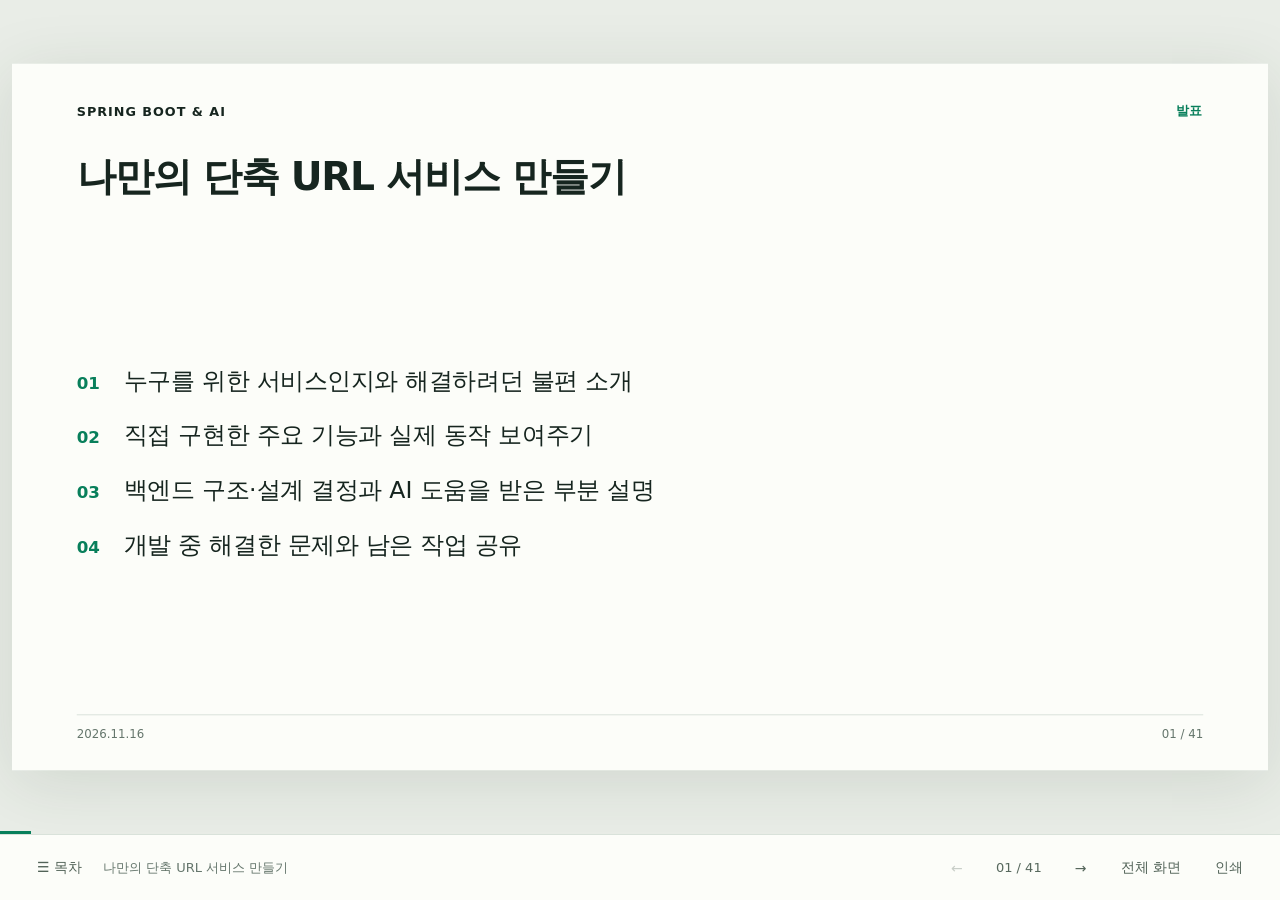
<file: 2026-11-16/index.html>
<!doctype html><html lang="ko"><head><meta charset="utf-8"><meta name="viewport" content="width=device-width,initial-scale=1"><title>2026-11-16 · 단축 URL 서비스 발표 · JPA</title><meta name="description" content="단축 URL 서비스 발표 · JPA · 단축 URL 서비스 발표와 지난 수업 JPA 이어가기"><style>:root{--ink:#16251f;--muted:#65766c;--green:#087f5b;--light:#edf5ee;--line:#d9e2da;--paper:#fcfdf9;--accent:#d5eea7}*{box-sizing:border-box}body{margin:0;background:#e9ede7;color:var(--ink);font-family:Inter,"Pretendard","Apple SD Gothic Neo","Malgun Gothic",system-ui,sans-serif}button,a{font:inherit}button{cursor:pointer;border:0}a{color:var(--green)}button:focus-visible,a:focus-visible{outline:3px solid #72aee6;outline-offset:4px}#workspace{height:calc(100dvh - 66px);position:relative;overflow:hidden;display:flex;align-items:center;justify-content:center}#stage{width:1280px;height:720px;position:absolute;transform-origin:center;flex-shrink:0;box-shadow:0 12px 65px #243a2521}.slide{position:absolute;inset:0;padding:38px 66px 30px;background:var(--paper);display:none;overflow:hidden}.slide.active{display:flex;flex-direction:column}.topline{display:flex;justify-content:space-between;align-items:center;font-size:13px;letter-spacing:1px;color:var(--muted);min-height:20px}.brand{font-weight:750;color:var(--ink)}.chapter-tag{color:var(--green);font-weight:650}h1{font-size:40px;line-height:1.25;letter-spacing:-1.4px;margin:32px 0 0;word-break:keep-all}h3{font-size:27px;line-height:1.35;margin:14px 0;word-break:keep-all}p{font-size:23px;line-height:1.6;margin:10px 0;word-break:keep-all}.subtitle{font-size:20px;line-height:1.5;color:var(--muted);margin-top:13px;word-break:keep-all}.content{flex:1;min-height:0;margin-top:25px;display:flex;flex-direction:column;justify-content:center;gap:20px}.foot{margin-top:15px;padding-top:12px;border-top:1px solid var(--line);display:flex;justify-content:space-between;color:var(--muted);font-size:12px;min-height:26px}.cols{display:grid;grid-template-columns:repeat(2,minmax(0,1fr));gap:36px}.cols.three{grid-template-columns:repeat(3,minmax(0,1fr))}.card{border-top:3px solid var(--green);padding:15px 0}.eyebrow{font-size:15px;color:var(--green);font-weight:750;letter-spacing:.8px;margin-bottom:8px}.card p{font-size:22px}.callout{border-left:4px solid var(--green);background:var(--light);padding:15px 20px;font-size:21px;line-height:1.5;word-break:keep-all}.steps{list-style:none;padding:0;margin:0;display:grid;gap:20px;counter-reset:step}.steps li{counter-increment:step;display:flex;gap:20px;align-items:baseline;font-size:24px;line-height:1.5;word-break:keep-all}.steps li:before{content:counter(step,decimal-leading-zero);font-size:17px;font-weight:750;color:var(--green);width:28px;flex-shrink:0}.lesson-table{width:100%;border-collapse:collapse;font-size:22px;line-height:1.5}.lesson-table th{text-align:left;padding:10px 12px;color:var(--green);font-size:18px}.lesson-table td{border-top:1px solid var(--line);padding:13px 12px;vertical-align:top}.lesson-table td:first-child{font-weight:650;width:36%}.lesson-table td:last-child{color:#52665a}pre{margin:0;background:#f0f4ee;border:1px solid #dde6dc;border-radius:8px;padding:19px 23px;font-family:Consolas,"SFMono-Regular",monospace;font-size:20px;line-height:1.5;tab-size:4;white-space:pre-wrap;overflow-wrap:anywhere;overflow:hidden}code{font-family:Consolas,"SFMono-Regular",monospace}p code,.callout code{font-size:.9em}.code-slide pre{font-size:18px;line-height:1.42;padding:18px 22px}.code-slide .content{gap:14px}.code-slide .eyebrow{font-size:13px;margin:0}.code-slide .callout{font-size:18px;padding:11px 16px}.code-slide h1{font-size:35px;margin-top:28px}.code-slide .subtitle{font-size:18px}.source-button{position:absolute;right:66px;top:105px;padding:9px 13px;border-radius:5px;background:var(--light);color:var(--green);font-size:15px}.file-slide h1{max-width:930px}.file-slide pre{font-size:18px;line-height:1.42}.file-slide .subtitle{font-size:17px}.section{background:#e6f0df}.section h1{font-size:62px;margin-top:100px;max-width:1000px}.section .subtitle{font-size:26px;max-width:950px}.section-number{font-size:105px;line-height:1;font-weight:750;color:#9dbc88;align-self:flex-end}.cover{background:#e6f0df}.cover h1{font-size:72px;margin-top:80px;line-height:1.2}.cover .subtitle{font-size:26px}.cover-bottom{margin-top:auto;display:grid;gap:12px;color:#47633c;font-size:21px}.cover-bottom strong{font-size:31px}.diagram{width:100%;height:auto;max-height:330px;overflow:visible}.diagram text{font-family:Inter,"Apple SD Gothic Neo","Malgun Gothic",system-ui,sans-serif}.references{display:grid;grid-template-columns:1fr 1fr;gap:18px 45px}.references a{display:block;text-decoration:none;border-bottom:1px solid var(--line);padding:16px 0}.references b{display:block;font-size:23px}.references span{display:block;font-size:18px;color:var(--muted);margin-top:7px}#controls{height:66px;background:var(--paper);border-top:1px solid var(--line);display:flex;align-items:center;justify-content:space-between;padding:0 24px;gap:12px}#controls .left,#controls .right{display:flex;align-items:center;gap:8px}#controls button{background:transparent;color:#526358;border-radius:5px;padding:10px 13px;font-size:14px}#controls button:hover{background:var(--light)}#controls button:disabled{opacity:.3}#counter{font-size:13px;min-width:70px;text-align:center;color:#57685d}#current-title{font-size:13px;color:var(--muted);max-width:40vw;white-space:nowrap;overflow:hidden;text-overflow:ellipsis}#progress{position:fixed;bottom:66px;left:0;height:3px;background:var(--green);z-index:4}.overlay{position:fixed;inset:0;background:#10291dcc;z-index:20;display:none;align-items:center;justify-content:center;padding:30px}.overlay.open{display:flex}.panel{background:var(--paper);border-radius:12px;max-width:1080px;width:100%;max-height:90dvh;display:flex;flex-direction:column;padding:28px;min-height:0}.panel-header{display:flex;align-items:center;justify-content:space-between;gap:20px;margin-bottom:18px}.panel-header h2{margin:0;font-size:24px}.close,#copy-source{background:var(--light);color:var(--ink);border-radius:5px;padding:9px 14px}.panel-actions{display:flex;gap:10px}.panel-hint{font-size:14px;color:var(--muted);margin:0 0 15px}#source-code{white-space:pre;overflow:auto;font-size:15px;line-height:1.6;min-height:0}#toc-search{font-size:17px;border:1px solid var(--line);padding:12px 15px;border-radius:6px;margin-bottom:18px}#toc-list{overflow:auto;display:grid;grid-template-columns:1fr 1fr;gap:6px 24px}.toc-item{background:transparent;text-align:left;border-bottom:1px solid var(--line);padding:13px 5px;display:flex;align-items:center;gap:15px;color:var(--ink)}.toc-item.selected,.toc-item:hover{background:var(--light)}.toc-item small{width:30px;font-size:13px;color:var(--green)}.toc-item b{font-size:16px}.toc-item span{display:block;font-size:12px;color:var(--muted);margin-top:4px}#blackout{display:none;position:fixed;inset:0;background:#000;z-index:40}#blackout.open{display:block}.toast{position:fixed;bottom:85px;left:50%;transform:translateX(-50%);background:#163c2c;color:white;border-radius:6px;padding:12px 20px;z-index:50;font-size:15px;display:none}@media(max-width:650px){#controls{padding:0 8px}#controls button{padding:10px 8px;font-size:12px}#current-title,.optional{display:none!important}.overlay{padding:10px}.panel{padding:16px}#toc-list{grid-template-columns:1fr}.panel-header h2{font-size:17px}#source-code{font-size:12px}}@media print{@page{size:1280px 720px;margin:0}html,body{background:white}#controls,#progress,.overlay,#blackout,.toast,.source-button{display:none!important}#workspace{height:auto;display:block;overflow:visible}#stage{width:auto;height:auto;position:static;transform:none!important;box-shadow:none}.slide{display:flex!important;position:relative;width:1280px;height:720px;break-after:page;page-break-after:always;print-color-adjust:exact;-webkit-print-color-adjust:exact}.slide:last-child{break-after:auto}}
</style></head><body data-deck-revision="2026-11-16-v1-book"><main id="workspace" aria-label="강의 슬라이드"><div id="stage"><section class="slide  active" data-index="0" data-slide-id="lesson-2026-11-16-0" aria-label="나만의 단축 URL 서비스 만들기" aria-hidden="false"><div class="topline"><span class="brand">SPRING BOOT &amp; AI</span><span class="chapter-tag">발표</span></div><h1>나만의 단축 URL 서비스 만들기</h1><div class="content"><ol class="steps"><li>누구를 위한 서비스인지와 해결하려던 불편 소개</li><li>직접 구현한 주요 기능과 실제 동작 보여주기</li><li>백엔드 구조·설계 결정과 AI 도움을 받은 부분 설명</li><li>개발 중 해결한 문제와 남은 작업 공유</li></ol></div><footer class="foot"><span>2026.11.16</span><span>01 / 41</span></footer></section><section class="slide section" data-index="1" data-slide-id="lesson-2026-11-16-1" aria-label="Spring Data JPA와 DB 연동" aria-hidden="true"><div class="topline"><span class="brand">SPRING BOOT &amp; AI</span><span class="chapter-tag">Spring Data JPA와 DB 연동</span></div><h1>Spring Data JPA와 DB 연동</h1><div class="content"><div class="section-number">03</div></div><footer class="foot"><span>2026.11.16</span><span>02 / 41</span></footer></section><section class="slide " data-index="2" data-slide-id="lesson-2026-11-16-2" aria-label="상품 하나로 네 가지 질문 확인" aria-hidden="true"><div class="topline"><span class="brand">SPRING BOOT &amp; AI</span><span class="chapter-tag">오늘 이해할 흐름</span></div><h1>상품 하나로 네 가지 질문 확인</h1><div class="content"><svg class="diagram" viewBox="0 0 1148 300" role="img" aria-label="왜 JPA를 쓰는지, 객체와 표를 어떻게 연결하는지, 어떻게 저장하고 조회하는지, 변경을 언제 반영하는지 순서대로 확인합니다"><title>왜 JPA를 쓰는지, 객체와 표를 어떻게 연결하는지, 어떻게 저장하고 조회하는지, 변경을 언제 반영하는지 순서대로 확인합니다</title><defs><marker id="arrow-1" markerWidth="9" markerHeight="9" refX="7" refY="4.5" orient="auto"><path d="M0,0 L8,4.5 L0,9" fill="none" stroke="#087f5b" stroke-width="1.5"/></marker></defs><rect x="0.0" y="75" width="258.5" height="120" rx="14" fill="#edf5ee" stroke="#9fbea9" stroke-width="2"/><text x="129.25" y="120" text-anchor="middle" fill="#16251f" font-size="25" font-weight="700">왜 JPA를 쓰나?</text><text x="129.25" y="156" text-anchor="middle" fill="#52665a" font-size="19">JDBC · SQL Mapper · ORM</text><path d="M263.5,135 L289.5,135" fill="none" stroke="#087f5b" stroke-width="3" marker-end="url(#arrow-1)"/><rect x="296.5" y="75" width="258.5" height="120" rx="14" fill="#edf5ee" stroke="#9fbea9" stroke-width="2"/><text x="425.75" y="120" text-anchor="middle" fill="#16251f" font-size="25" font-weight="700">무엇을 연결하나?</text><text x="425.75" y="156" text-anchor="middle" fill="#52665a" font-size="19">Entity 필드 ↔ 테이블 열</text><path d="M560.0,135 L586.0,135" fill="none" stroke="#087f5b" stroke-width="3" marker-end="url(#arrow-1)"/><rect x="593.0" y="75" width="258.5" height="120" rx="14" fill="#edf5ee" stroke="#9fbea9" stroke-width="2"/><text x="722.25" y="120" text-anchor="middle" fill="#16251f" font-size="25" font-weight="700">어떻게 저장하나?</text><text x="722.25" y="156" text-anchor="middle" fill="#52665a" font-size="19">save → 실제 id로 조회</text><path d="M856.5,135 L882.5,135" fill="none" stroke="#087f5b" stroke-width="3" marker-end="url(#arrow-1)"/><rect x="889.5" y="75" width="258.5" height="120" rx="14" fill="#edf5ee" stroke="#9fbea9" stroke-width="2"/><text x="1018.75" y="120" text-anchor="middle" fill="#16251f" font-size="25" font-weight="700">언제 반영되나?</text><text x="1018.75" y="156" text-anchor="middle" fill="#52665a" font-size="19">변경 감지 → flush → commit</text></svg><div class="callout">같은 상품을 사용합니다. 키보드 30000원을 저장하고, 조회한 뒤 가격을 25000원으로 바꿉니다.</div></div><footer class="foot"><span>2026.11.16</span><span>03 / 41</span></footer></section><section class="slide " data-index="3" data-slide-id="lesson-2026-11-16-3" aria-label="상품 하나를 Java와 DB에서 표현" aria-hidden="true"><div class="topline"><span class="brand">SPRING BOOT &amp; AI</span><span class="chapter-tag">DB 연결 복습</span></div><h1>상품 하나를 Java와 DB에서 표현</h1><div class="content"><table class="lesson-table"><tr><th>Java의 ProductEntity</th><th>products 테이블</th></tr><tr><td>id = 1L</td><td>id = 1 · BIGINT · 기본 키</td></tr><tr><td>name = "키보드"</td><td>name = 키보드 · VARCHAR</td></tr><tr><td>price = 30000</td><td>price = 30000 · INTEGER</td></tr></table><div class="callout">객체를 저장하려면 INSERT가, 행을 객체로 읽으려면 SELECT 결과 변환이 필요합니다.</div></div><footer class="foot"><span>2026.11.16</span><span>04 / 41</span></footer></section><section class="slide " data-index="4" data-slide-id="lesson-2026-11-16-4" aria-label="누가 SQL을 쓰고 결과를 옮길까?" aria-hidden="true"><div class="topline"><span class="brand">SPRING BOOT &amp; AI</span><span class="chapter-tag">JDBC · SQL Mapper · ORM</span></div><h1>누가 SQL을 쓰고 결과를 옮길까?</h1><div class="content"><table class="lesson-table"><tr><th>방식</th><th>개발자가 주로 작성하는 것</th></tr><tr><td>JDBC 직접 사용</td><td>SQL · 파라미터 설정 · ResultSet → 객체 변환</td></tr><tr><td>SQL Mapper · MyBatis</td><td>SQL · SQL과 메서드 연결 · 결과 매핑 설정</td></tr><tr><td>ORM · JPA 구현체</td><td>Entity와 테이블 매핑 · 객체의 저장·조회·변경</td></tr></table><div class="callout">ORM은 Object-Relational Mapping, 객체·관계 매핑입니다.<br>세 방식 모두 SQL로 DB를 사용하며 MyBatis와 Hibernate도 내부에서 JDBC를 사용합니다.</div></div><footer class="foot"><span>2026.11.16</span><span>05 / 41</span></footer></section><section class="slide code-slide" data-index="5" data-slide-id="lesson-2026-11-16-5" aria-label="상품 조회 SQL을 직접 작성" aria-hidden="true"><div class="topline"><span class="brand">SPRING BOOT &amp; AI</span><span class="chapter-tag">SQL Mapper · MyBatis</span></div><h1>상품 조회 SQL을 직접 작성</h1><div class="content"><pre><code>// MyBatis Mapper 인터페이스 발췌
@Select(&quot;SELECT id, name, price FROM products WHERE id = #{id}&quot;)
ProductRow findById(@Param(&quot;id&quot;) Long id);</code></pre><div class="callout">개발자가 SELECT와 조회할 열을 정합니다.<br>MyBatis가 id 값을 바인딩하고 결과 열을 ProductRow 객체에 매핑합니다.</div></div><footer class="foot"><span>2026.11.16</span><span>06 / 41</span></footer></section><section class="slide code-slide" data-index="6" data-slide-id="lesson-2026-11-16-6" aria-label="객체 매핑을 바탕으로 조회" aria-hidden="true"><div class="topline"><span class="brand">SPRING BOOT &amp; AI</span><span class="chapter-tag">ORM · JPA</span></div><h1>객체 매핑을 바탕으로 조회</h1><div class="content"><pre><code>// EntityManager 사용 예 · 매핑과 트랜잭션 설정은 뒤에서 설명
ProductEntity product = entityManager.find(ProductEntity.class, 1L);

// DB 조회가 필요한 경우 Hibernate가 실행할 SQL의 예
// SELECT id, name, price FROM products WHERE id = ?</code></pre><div class="callout">어떤 테이블·열을 사용할지는 Entity 매핑을 보고 결정합니다.<br>객체를 조회하고 관리하는 기능까지 제공합니다.</div></div><footer class="foot"><span>2026.11.16</span><span>07 / 41</span></footer></section><section class="slide " data-index="7" data-slide-id="lesson-2026-11-16-7" aria-label="차이를 어떻게 설명할까?" aria-hidden="true"><div class="topline"><span class="brand">SPRING BOOT &amp; AI</span><span class="chapter-tag">면접 질문 · ORM과 SQL Mapper</span></div><h1>차이를 어떻게 설명할까?</h1><div class="content"><table class="lesson-table"><tr><th>비교</th><th>설명</th></tr><tr><td>SQL 작성 중심</td><td>MyBatis는 SQL을 직접 쓰고 실행 결과를 객체에 매핑</td></tr><tr><td>객체 관리 중심</td><td>ORM은 객체·테이블 매핑과 객체 상태를 바탕으로 SQL 처리</td></tr><tr><td>MyBatis를 선택할 때</td><td>복잡한 조회 SQL을 직접 제어해야 하는 요구에 적합</td></tr><tr><td>객체 필드만 바꾸면?</td><td>MyBatis는 UPDATE Mapper 호출 필요 · JPA는 관리 Entity 변경 감지</td></tr></table><div class="callout">복잡한 SQL의 직접 제어와 반복 CRUD·객체 관리 중 필요한 장점을 비교합니다.<br>JPA도 JPQL·네이티브 SQL을 사용하며, ORM이 항상 빠른 것은 아닙니다.</div></div><footer class="foot"><span>2026.11.16</span><span>08 / 41</span></footer></section><section class="slide code-slide" data-index="8" data-slide-id="lesson-2026-11-16-8" aria-label="같은 가격 변경을 두 방식으로 구현" aria-hidden="true"><div class="topline"><span class="brand">SPRING BOOT &amp; AI</span><span class="chapter-tag">가격 수정 비교 · 코드 발췌</span></div><h1>같은 가격 변경을 두 방식으로 구현</h1><div class="content"><div class="cols"><div><div class="eyebrow">MyBatis · UPDATE를 직접 작성하고 호출</div><pre><code>// Mapper에 등록할 SQL
@Update(&quot;UPDATE products SET price = #{price} &quot;
        + &quot;WHERE id = #{id}&quot;)
void updatePrice(@Param(&quot;id&quot;) Long id,
        @Param(&quot;price&quot;) int price);

// Service에서 실행
mapper.updatePrice(1L, 25000);</code></pre></div><div><div class="eyebrow">JPA · 관리 Entity를 트랜잭션 안에서 수정</div><pre><code>// Service 메서드 발췌
@Transactional
public void changePrice() {
    ProductEntity product = entityManager
            .find(ProductEntity.class, 1L);
    product.changePrice(25000);
}</code></pre></div></div><div class="callout">두 방식 모두 UPDATE SQL로 DB 값을 바꿉니다.<br>지금은 작성 방식만 비교합니다. 관리 상태·트랜잭션·변경 감지는 뒤에서 설명합니다.</div></div><footer class="foot"><span>2026.11.16</span><span>09 / 41</span></footer></section><section class="slide " data-index="9" data-slide-id="lesson-2026-11-16-9" aria-label="세 가지 이름의 역할" aria-hidden="true"><div class="topline"><span class="brand">SPRING BOOT &amp; AI</span><span class="chapter-tag">JPA · Hibernate · Spring Data JPA</span></div><h1>세 가지 이름의 역할</h1><div class="content"><table class="lesson-table"><tr><th>이름</th><th>상품을 조회할 때 맡는 역할</th></tr><tr><td>JPA · 공통 표준</td><td>EntityManager.find()처럼 객체를 조회·관리하는 API와 동작 규칙을 정함</td></tr><tr><td>Hibernate · JPA 구현체</td><td>그 API의 실제 동작을 구현 · 필요한 SQL 생성과 결과 객체 구성</td></tr><tr><td>Spring Data JPA · Repository 지원</td><td>findById() 등 반복되는 Repository 구현을 제공 · 내부에서 JPA 사용</td></tr></table><div class="callout">우리는 Spring Data JPA와 Hibernate를 함께 사용합니다.<br>JPA는 공통 표준, Hibernate는 실제 구현, Spring Data JPA는 Repository 작성을 줄이는 기능입니다.</div></div><footer class="foot"><span>2026.11.16</span><span>10 / 41</span></footer></section><section class="slide code-slide" data-index="10" data-slide-id="lesson-2026-11-16-10" aria-label="객체를 조회하는 공통 사용 방법" aria-hidden="true"><div class="topline"><span class="brand">SPRING BOOT &amp; AI</span><span class="chapter-tag">JPA · 표준과 API</span></div><h1>객체를 조회하는 공통 사용 방법</h1><div class="content"><table class="lesson-table"><tr><th>JPA가 정한 것</th><th>코드에서 사용하는 의미</th></tr><tr><td>@Entity</td><td>저장·조회할 대상 클래스를 표시</td></tr><tr><td>@Id</td><td>Entity를 구분하는 식별자 필드를 표시</td></tr><tr><td>EntityManager</td><td>Entity 저장·조회·삭제·관리를 요청하는 표준 인터페이스</td></tr></table><pre><code>// JPA API 사용 예 · import와 주입 설정은 생략
ProductEntity product = entityManager.find(ProductEntity.class, 1L);</code></pre><div class="callout">의미: ProductEntity 중 id가 1인 객체를 찾아주세요.<br>JPA는 명세와 공통 API를 제공하며, 실제 처리는 Hibernate 같은 구현체가 담당합니다.</div></div><footer class="foot"><span>2026.11.16</span><span>11 / 41</span></footer></section><section class="slide code-slide" data-index="11" data-slide-id="lesson-2026-11-16-11" aria-label="조회 요청을 SQL과 객체로 연결" aria-hidden="true"><div class="topline"><span class="brand">SPRING BOOT &amp; AI</span><span class="chapter-tag">Hibernate · JPA 구현체</span></div><h1>조회 요청을 SQL과 객체로 연결</h1><div class="content"><ol class="steps"><li>EntityManager.find() 요청을 Hibernate의 구현이 처리</li><li>ProductEntity와 products 테이블의 매핑 정보를 확인</li><li>DB 조회가 필요하면 SQL을 만들고 JDBC를 통해 요청</li><li>DB 조회 결과를 ProductEntity 객체로 구성하고 관리</li></ol><pre><code>-- DB 조회가 필요한 경우 실행할 SELECT의 예
SELECT id, name, price FROM products WHERE id = ?;</code></pre><div class="callout">EntityManager는 JPA의 인터페이스이며, 그 실제 동작을 Hibernate가 제공합니다.<br>이미 관리 중인 객체를 찾으면 DB 조회를 생략할 수도 있습니다.</div></div><footer class="foot"><span>2026.11.16</span><span>12 / 41</span></footer></section><section class="slide code-slide" data-index="12" data-slide-id="lesson-2026-11-16-12" aria-label="기본 조회 코드를 직접 반복하지 않기" aria-hidden="true"><div class="topline"><span class="brand">SPRING BOOT &amp; AI</span><span class="chapter-tag">Spring Data JPA · Repository 지원</span></div><h1>기본 조회 코드를 직접 반복하지 않기</h1><div class="content"><pre><code>// Spring Data JPA 인터페이스 · import와 주입은 생략
public interface ProductJpaRepository
        extends JpaRepository&lt;ProductEntity, Long&gt; {
}

// 사용하는 쪽: 기본 findById 구현을 직접 작성하지 않음
Optional&lt;ProductEntity&gt; product = repository.findById(1L);</code></pre><div class="callout">내 Service → Spring Data Repository 구현 → EntityManager.find() → Hibernate<br>Spring Data JPA가 JPA를 호출하고, Hibernate가 실제 조회를 처리합니다.</div></div><footer class="foot"><span>2026.11.16</span><span>13 / 41</span></footer></section><section class="slide " data-index="13" data-slide-id="lesson-2026-11-16-13" aria-label="Hibernate 외에도 구현체가 있습니다" aria-hidden="true"><div class="topline"><span class="brand">SPRING BOOT &amp; AI</span><span class="chapter-tag">다른 JPA 구현체</span></div><h1>Hibernate 외에도 구현체가 있습니다</h1><div class="content"><svg class="diagram" style="max-height:260px" viewBox="0 0 1148 310" role="img" aria-label="JPA 표준을 구현한 Hibernate, EclipseLink, Apache OpenJPA 중 이 수업에서는 Hibernate를 사용합니다"><title>JPA 표준을 구현한 Hibernate, EclipseLink, Apache OpenJPA 중 이 수업에서는 Hibernate를 사용합니다</title><defs><marker id="jpa-provider-arrow" markerWidth="9" markerHeight="9" refX="7" refY="4.5" orient="auto"><path d="M0,0 L8,4.5 L0,9" fill="none" stroke="#087f5b" stroke-width="1.5"/></marker></defs><rect x="369" y="10" width="410" height="105" rx="14" fill="#edf5ee" stroke="#9fbea9" stroke-width="2"/><text x="574.0" y="55" text-anchor="middle" fill="#16251f" font-size="25" font-weight="700">JPA · 공통 표준</text><text x="574.0" y="91" text-anchor="middle" fill="#52665a" font-size="19">Entity · EntityManager · 동작 규칙</text><rect x="14" y="185" width="330" height="110" rx="14" fill="#edf5ee" stroke="#9fbea9" stroke-width="2"/><text x="179.0" y="230" text-anchor="middle" fill="#16251f" font-size="25" font-weight="700">Hibernate</text><text x="179.0" y="266" text-anchor="middle" fill="#52665a" font-size="19">이 수업에서 사용하는 구현체</text><path d="M574,115 V148 H179 V175" fill="none" stroke="#087f5b" stroke-width="3" marker-end="url(#jpa-provider-arrow)"/><rect x="409" y="185" width="330" height="110" rx="14" fill="#edf5ee" stroke="#9fbea9" stroke-width="2"/><text x="574.0" y="230" text-anchor="middle" fill="#16251f" font-size="25" font-weight="700">EclipseLink</text><text x="574.0" y="266" text-anchor="middle" fill="#52665a" font-size="19">JPA 구현체</text><path d="M574,115 V148 H574 V175" fill="none" stroke="#087f5b" stroke-width="3" marker-end="url(#jpa-provider-arrow)"/><rect x="804" y="185" width="330" height="110" rx="14" fill="#edf5ee" stroke="#9fbea9" stroke-width="2"/><text x="969.0" y="230" text-anchor="middle" fill="#16251f" font-size="25" font-weight="700">Apache OpenJPA</text><text x="969.0" y="266" text-anchor="middle" fill="#52665a" font-size="19">JPA 구현체</text><path d="M574,115 V148 H969 V175" fill="none" stroke="#087f5b" stroke-width="3" marker-end="url(#jpa-provider-arrow)"/></svg><div class="callout">JPA 구현체가 여러 가지라는 정도만 확인합니다. 이름을 모두 외울 필요는 없습니다.<br>교체할 때는 설정·지원 버전·생성 SQL·전용 기능을 확인하고 테스트합니다.</div><p><a href="https://eclipse.dev/eclipselink/">EclipseLink 공식 자료 ↗</a> · <a href="https://openjpa.apache.org/">Apache OpenJPA 공식 자료 ↗</a></p></div><footer class="foot"><span>2026.11.16</span><span>14 / 41</span></footer></section><section class="slide " data-index="14" data-slide-id="lesson-2026-11-16-14" aria-label="의존성과 접속 설정은 계속 필요" aria-hidden="true"><div class="topline"><span class="brand">SPRING BOOT &amp; AI</span><span class="chapter-tag">DB 연동 준비</span></div><h1>의존성과 접속 설정은 계속 필요</h1><div class="content"><table class="lesson-table"><tr><th>준비할 것</th><th>예시와 목적</th></tr><tr><td>Spring Data JPA 의존성</td><td>spring-boot-starter-data-jpa · Repository와 JPA 사용</td></tr><tr><td>DB 드라이버</td><td>H2는 com.h2database:h2 · DB와 통신</td></tr><tr><td>접속 정보</td><td>spring.datasource.url · username · password</td></tr><tr><td>테이블 준비</td><td>기존 스키마 또는 학습용 DDL 생성 설정</td></tr></table><div class="callout">기존 JDBC DB 연동을 지우지 않습니다. JPA 확인은 별도 학습 프로젝트와 별도 DB에서 진행합니다.</div></div><footer class="foot"><span>2026.11.16</span><span>15 / 41</span></footer></section><section class="slide code-slide" data-index="15" data-slide-id="lesson-2026-11-16-15" aria-label="별도 메모리 DB에서 SQL 관찰" aria-hidden="true"><div class="topline"><span class="brand">SPRING BOOT &amp; AI</span><span class="chapter-tag">학습용 설정 · application.properties</span></div><h1>별도 메모리 DB에서 SQL 관찰</h1><div class="content"><pre><code>spring.datasource.url=jdbc:h2:mem:jpa-preview
spring.datasource.username=sa
spring.datasource.password=
spring.jpa.hibernate.ddl-auto=create-drop
spring.jpa.show-sql=true
spring.jpa.properties.hibernate.format_sql=true</code></pre><div class="callout">학습용 H2 메모리 DB 예시입니다. create-drop은 테이블을 만들고 종료 시 삭제합니다.<br>기존 데이터가 있는 DB와 운영 DB에는 그대로 적용하지 않습니다.</div></div><footer class="foot"><span>2026.11.16</span><span>16 / 41</span></footer></section><section class="slide code-slide" data-index="16" data-slide-id="lesson-2026-11-16-16" aria-label="Java 필드와 테이블 열 연결" aria-hidden="true"><div class="topline"><span class="brand">SPRING BOOT &amp; AI</span><span class="chapter-tag">Entity 매핑 · 클래스 발췌</span></div><h1>Java 필드와 테이블 열 연결</h1><div class="content"><pre><code>@Entity
@Table(name = &quot;products&quot;)
public class ProductEntity {
    @Id
    @GeneratedValue(strategy = GenerationType.IDENTITY)
    private Long id;
    @Column(nullable = false)
    private String name;
    private int price;
    // 생성자와 메서드는 다음 장표
}</code></pre><div class="callout">Entity는 DB 매핑·관리 대상이고, DTO는 요청·응답 데이터를 전달하는 객체입니다.<br>@Id는 기본 키, IDENTITY는 DB의 id 생성입니다. NOT NULL은 공백·음수 검증을 대신하지 않습니다.</div></div><footer class="foot"><span>2026.11.16</span><span>17 / 41</span></footer></section><section class="slide code-slide" data-index="17" data-slide-id="lesson-2026-11-16-17" aria-label="생성자와 변경 메서드" aria-hidden="true"><div class="topline"><span class="brand">SPRING BOOT &amp; AI</span><span class="chapter-tag">Entity 매핑 · 클래스 내부 발췌</span></div><h1>생성자와 변경 메서드</h1><div class="content"><pre><code>protected ProductEntity() {}

public ProductEntity(String name, int price) {
    this.name = name;
    this.price = price;
}

public void changePrice(int price) {
    if (price &lt; 0) throw new IllegalArgumentException(&quot;음수 가격&quot;);
    this.price = price;
}</code></pre><div class="callout">public 또는 protected 기본 생성자가 필요합니다.<br>업무 규칙은 직접 구현합니다. Lombok이나 모든 필드의 setter는 필수가 아닙니다.</div></div><footer class="foot"><span>2026.11.16</span><span>18 / 41</span></footer></section><section class="slide " data-index="18" data-slide-id="lesson-2026-11-16-18" aria-label="클래스·필드와 표·열을 함께 보기" aria-hidden="true"><div class="topline"><span class="brand">SPRING BOOT &amp; AI</span><span class="chapter-tag">Entity와 테이블 연결</span></div><h1>클래스·필드와 표·열을 함께 보기</h1><div class="content"><svg class="diagram" viewBox="0 0 1148 320" role="img" aria-label="ProductEntity 클래스는 products 테이블, id·name·price 필드는 같은 이름의 열에 매핑됩니다. 이 예제의 한 상품 객체는 한 상품 행에 대응합니다"><title>ProductEntity 클래스는 products 테이블, id·name·price 필드는 같은 이름의 열에 매핑됩니다. 이 예제의 한 상품 객체는 한 상품 행에 대응합니다</title><defs><marker id="arrow-2" markerWidth="9" markerHeight="9" refX="7" refY="4.5" orient="auto"><path d="M0,0 L8,4.5 L0,9" fill="none" stroke="#087f5b" stroke-width="1.5"/></marker></defs><rect x="5" y="15" width="480" height="235" rx="14" fill="#edf5ee" stroke="#9fbea9" stroke-width="2"/><text x="245.0" y="60" text-anchor="middle" fill="#16251f" font-size="25" font-weight="700">ProductEntity 클래스</text><text x="245.0" y="96" text-anchor="middle" fill="#52665a" font-size="19">@Table(name = &quot;products&quot;)</text><rect x="650" y="15" width="493" height="235" rx="14" fill="#edf5ee" stroke="#9fbea9" stroke-width="2"/><text x="896.5" y="60" text-anchor="middle" fill="#16251f" font-size="25" font-weight="700">products 테이블</text><text x="896.5" y="96" text-anchor="middle" fill="#52665a" font-size="19">상품 데이터를 담는 표</text><text x="35" y="135" font-size="23" fill="#16251f">@Id Long id</text><text x="680" y="135" font-size="23" fill="#16251f">id · BIGINT · 기본 키</text><path d="M500,127 L635,127" fill="none" stroke="#087f5b" stroke-width="3" marker-end="url(#arrow-2)"/><text x="35" y="177" font-size="23" fill="#16251f">String name</text><text x="680" y="177" font-size="23" fill="#16251f">name · VARCHAR</text><path d="M500,169 L635,169" fill="none" stroke="#087f5b" stroke-width="3" marker-end="url(#arrow-2)"/><text x="35" y="219" font-size="23" fill="#16251f">int price</text><text x="680" y="219" font-size="23" fill="#16251f">price · INTEGER</text><path d="M500,211 L635,211" fill="none" stroke="#087f5b" stroke-width="3" marker-end="url(#arrow-2)"/><text x="574" y="292" text-anchor="middle" font-size="23" fill="#087f5b">이 예제의 상품 객체 한 개 ↔ 상품 행 한 개 · 키보드 / 30000원</text></svg><div class="callout">@Table은 연결할 테이블을, @Id는 기본 키로 사용할 필드를 지정합니다.<br>클래스는 객체의 설계이고, 실제 저장·조회하는 상품은 그 클래스로 만든 객체입니다.</div></div><footer class="foot"><span>2026.11.16</span><span>19 / 41</span></footer></section><section class="slide code-slide" data-index="19" data-slide-id="lesson-2026-11-16-19" aria-label="인터페이스로 기본 CRUD 사용" aria-hidden="true"><div class="topline"><span class="brand">SPRING BOOT &amp; AI</span><span class="chapter-tag">Spring Data JPA Repository</span></div><h1>인터페이스로 기본 CRUD 사용</h1><div class="content"><pre><code>public interface ProductJpaRepository
        extends JpaRepository&lt;ProductEntity, Long&gt; {
}

// 사용하는 쪽의 코드 발췌
ProductEntity product = repository.findById(1L)
        .orElseThrow(() -&gt; new IllegalArgumentException(&quot;상품 없음&quot;));</code></pre><div class="callout">ProductEntity는 관리 대상 타입, Long은 기본 키 타입입니다.<br>Spring Data가 Repository 구현체를 제공합니다. Service의 업무 코드는 직접 작성합니다.</div></div><footer class="foot"><span>2026.11.16</span><span>20 / 41</span></footer></section><section class="slide code-slide" data-index="20" data-slide-id="lesson-2026-11-16-20" aria-label="저장한 상품의 실제 id로 다시 조회" aria-hidden="true"><div class="topline"><span class="brand">SPRING BOOT &amp; AI</span><span class="chapter-tag">상품 등록과 조회 · 코드 발췌</span></div><h1>저장한 상품의 실제 id로 다시 조회</h1><div class="content"><pre><code>// @Transactional Service 메서드 안의 코드 발췌
ProductEntity saved = repository.save(
        new ProductEntity(&quot;키보드&quot;, 30000));
Long actualId = saved.getId();
ProductEntity found = repository.findById(actualId)
        .orElseThrow();
// SQL 예: INSERT INTO products(name, price) VALUES (?, ?)
// DB 조회가 필요하면 SELECT ... WHERE id = ?</code></pre><div class="callout">DB가 발급해 반환한 actualId를 사용합니다. id가 1이라고 가정하지 않습니다.<br>같은 컨텍스트의 재조회는 SELECT를 생략할 수 있습니다. save는 commit과 다릅니다.<br>그 이유를 이해하려면 JPA가 객체를 어떻게 관리하는지 알아야 합니다.</div></div><footer class="foot"><span>2026.11.16</span><span>21 / 41</span></footer></section><section class="slide " data-index="21" data-slide-id="lesson-2026-11-16-21" aria-label="조회한 객체를 관리하는 작업 공간" aria-hidden="true"><div class="topline"><span class="brand">SPRING BOOT &amp; AI</span><span class="chapter-tag">영속성 컨텍스트</span></div><h1>조회한 객체를 관리하는 작업 공간</h1><div class="content"><svg class="diagram" viewBox="0 0 1148 300" role="img" aria-label="EntityManager가 영속성 컨텍스트를 통해 Entity의 상태와 변경을 관리합니다"><title>EntityManager가 영속성 컨텍스트를 통해 Entity의 상태와 변경을 관리합니다</title><defs><marker id="arrow-3" markerWidth="9" markerHeight="9" refX="7" refY="4.5" orient="auto"><path d="M0,0 L8,4.5 L0,9" fill="none" stroke="#087f5b" stroke-width="1.5"/></marker></defs><rect x="0.0" y="75" width="357.3333333333333" height="120" rx="14" fill="#edf5ee" stroke="#9fbea9" stroke-width="2"/><text x="178.66666666666666" y="120" text-anchor="middle" fill="#16251f" font-size="25" font-weight="700">EntityManager</text><text x="178.66666666666666" y="156" text-anchor="middle" fill="#52665a" font-size="19">find · persist · remove</text><path d="M362.3333333333333,135 L388.3333333333333,135" fill="none" stroke="#087f5b" stroke-width="3" marker-end="url(#arrow-3)"/><rect x="395.3333333333333" y="75" width="357.3333333333333" height="120" rx="14" fill="#edf5ee" stroke="#9fbea9" stroke-width="2"/><text x="574.0" y="120" text-anchor="middle" fill="#16251f" font-size="25" font-weight="700">영속성 컨텍스트</text><text x="574.0" y="156" text-anchor="middle" fill="#52665a" font-size="19">관리 Entity · 변경 추적</text><path d="M757.6666666666666,135 L783.6666666666666,135" fill="none" stroke="#087f5b" stroke-width="3" marker-end="url(#arrow-3)"/><rect x="790.6666666666666" y="75" width="357.3333333333333" height="120" rx="14" fill="#edf5ee" stroke="#9fbea9" stroke-width="2"/><text x="969.3333333333333" y="120" text-anchor="middle" fill="#16251f" font-size="25" font-weight="700">DB</text><text x="969.3333333333333" y="156" text-anchor="middle" fill="#52665a" font-size="19">SELECT · INSERT · UPDATE</text></svg><div class="callout">DB 자체나 서버 전체의 공용 캐시가 아닙니다.<br>이 예제에서는 Service 트랜잭션 범위 안에서 객체를 조회하고 변경합니다.</div></div><footer class="foot"><span>2026.11.16</span><span>22 / 41</span></footer></section><section class="slide " data-index="22" data-slide-id="lesson-2026-11-16-22" aria-label="객체 관리와 데이터 보관은 다릅니다" aria-hidden="true"><div class="topline"><span class="brand">SPRING BOOT &amp; AI</span><span class="chapter-tag">영속성 컨텍스트와 DB</span></div><h1>객체 관리와 데이터 보관은 다릅니다</h1><div class="content"><svg class="diagram" viewBox="0 0 1148 310" role="img" aria-label="영속성 컨텍스트의 관리 객체를 clear로 해제해도 데이터베이스 행은 삭제되지 않습니다. 테이블·파일을 삭제하지 않는 설정에서 파일이나 서버 DB에 commit한 데이터는 앱 재시작 뒤에도 남습니다"><title>영속성 컨텍스트의 관리 객체를 clear로 해제해도 데이터베이스 행은 삭제되지 않습니다. 테이블·파일을 삭제하지 않는 설정에서 파일이나 서버 DB에 commit한 데이터는 앱 재시작 뒤에도 남습니다</title><defs><marker id="arrow-4" markerWidth="9" markerHeight="9" refX="7" refY="4.5" orient="auto"><path d="M0,0 L8,4.5 L0,9" fill="none" stroke="#087f5b" stroke-width="1.5"/></marker></defs><rect x="5" y="20" width="480" height="180" rx="14" fill="#edf5ee" stroke="#9fbea9" stroke-width="2"/><text x="245.0" y="65" text-anchor="middle" fill="#16251f" font-size="25" font-weight="700">영속성 컨텍스트</text><text x="245.0" y="101" text-anchor="middle" fill="#52665a" font-size="19">관리 Entity · 스냅샷 · 1차 캐시</text><rect x="650" y="20" width="493" height="180" rx="14" fill="#edf5ee" stroke="#9fbea9" stroke-width="2"/><text x="896.5" y="65" text-anchor="middle" fill="#16251f" font-size="25" font-weight="700">데이터베이스</text><text x="896.5" y="101" text-anchor="middle" fill="#52665a" font-size="19">상품 행 · 변경 확정은 commit</text><path d="M500,110 L635,110" fill="none" stroke="#087f5b" stroke-width="3" marker-end="url(#arrow-4)"/><text x="567.5" y="96.0" text-anchor="middle" fill="#087f5b" font-size="17">flush: SQL</text><text x="245" y="245" text-anchor="middle" font-size="23" fill="#087f5b">clear → 객체 관리 해제</text><text x="245" y="282" text-anchor="middle" font-size="21" fill="#52665a">DB의 행을 삭제하는 동작이 아님</text><text x="896" y="245" text-anchor="middle" font-size="23" fill="#087f5b">파일·서버 DB의 확정된 데이터</text><text x="896" y="282" text-anchor="middle" font-size="21" fill="#52665a">앱을 다시 켜도 조회 가능</text></svg><div class="callout">파일·서버 DB도 create-drop처럼 테이블을 삭제하는 설정이면 데이터가 사라집니다.<br>수업의 H2 메모리 DB는 종료 시 사라집니다. clear는 DB의 행을 삭제하지 않습니다.</div></div><footer class="foot"><span>2026.11.16</span><span>23 / 41</span></footer></section><section class="slide " data-index="23" data-slide-id="lesson-2026-11-16-23" aria-label="new한 객체는 아직 관리 대상이 아님" aria-hidden="true"><div class="topline"><span class="brand">SPRING BOOT &amp; AI</span><span class="chapter-tag">Entity 상태</span></div><h1>new한 객체는 아직 관리 대상이 아님</h1><div class="content"><table class="lesson-table"><tr><th>상태</th><th>예시와 의미</th></tr><tr><td>비영속 · new</td><td>new ProductEntity(...) · 아직 영속성 컨텍스트와 관계없음</td></tr><tr><td>영속 · managed</td><td>persist하거나 find로 조회 · 컨텍스트가 관리</td></tr><tr><td>준영속 · detached</td><td>detach·clear 등으로 분리 · 변경 감지 대상에서 제외</td></tr><tr><td>삭제 · removed</td><td>remove로 삭제 대상 지정 · flush 때 DELETE 가능</td></tr></table><div class="callout">persist는 관리 상태로 만드는 작업입니다. 호출 직후 항상 INSERT·commit이 완료되는 것은 아닙니다.</div></div><footer class="foot"><span>2026.11.16</span><span>24 / 41</span></footer></section><section class="slide code-slide" data-index="24" data-slide-id="lesson-2026-11-16-24" aria-label="같은 id를 두 번 find하면?" aria-hidden="true"><div class="topline"><span class="brand">SPRING BOOT &amp; AI</span><span class="chapter-tag">1차 캐시 · EntityManager 발췌</span></div><h1>같은 id를 두 번 find하면?</h1><div class="content"><pre><code>// 같은 영속성 컨텍스트 안에서 실행
ProductEntity first = entityManager.find(ProductEntity.class, 1L);
ProductEntity second = entityManager.find(ProductEntity.class, 1L);

System.out.println(first == second); // true</code></pre><div class="callout">관리 중인 같은 Entity를 다시 find하면 1차 캐시에서 찾을 수 있습니다.<br>다른 컨텍스트까지 공유하는 캐시가 아니며, JPQL 조회가 항상 SQL을 생략하는 것도 아닙니다.</div></div><footer class="foot"><span>2026.11.16</span><span>25 / 41</span></footer></section><section class="slide " data-index="25" data-slide-id="lesson-2026-11-16-25" aria-label="같은 객체와 조회 당시 값을 함께 관리" aria-hidden="true"><div class="topline"><span class="brand">SPRING BOOT &amp; AI</span><span class="chapter-tag">영속성 컨텍스트 내부</span></div><h1>같은 객체와 조회 당시 값을 함께 관리</h1><div class="content"><svg class="diagram" viewBox="0 0 1148 330" role="img" aria-label="first와 second는 같은 관리 Entity를 참조합니다. 현재 가격은 25000, 조회 당시 가격은 30000이며 flush 전 DB 값은 30000입니다"><title>first와 second는 같은 관리 Entity를 참조합니다. 현재 가격은 25000, 조회 당시 가격은 30000이며 flush 전 DB 값은 30000입니다</title><defs><marker id="arrow-5" markerWidth="9" markerHeight="9" refX="7" refY="4.5" orient="auto"><path d="M0,0 L8,4.5 L0,9" fill="none" stroke="#087f5b" stroke-width="1.5"/></marker></defs><rect x="245" y="15" width="615" height="290" rx="16" fill="#f3f7ee" stroke="#087f5b" stroke-width="2"/><text x="270" y="49" font-size="23" fill="#087f5b" font-weight="700">영속성 컨텍스트 · flush 전</text><rect x="5" y="65" width="190" height="100" rx="14" fill="#edf5ee" stroke="#9fbea9" stroke-width="2"/><text x="100.0" y="110" text-anchor="middle" fill="#16251f" font-size="25" font-weight="700">first</text><text x="100.0" y="146" text-anchor="middle" fill="#52665a" font-size="19">객체 참조</text><rect x="5" y="195" width="190" height="100" rx="14" fill="#edf5ee" stroke="#9fbea9" stroke-width="2"/><text x="100.0" y="240" text-anchor="middle" fill="#16251f" font-size="25" font-weight="700">second</text><text x="100.0" y="276" text-anchor="middle" fill="#52665a" font-size="19">객체 참조</text><rect x="280" y="85" width="260" height="120" rx="14" fill="#edf5ee" stroke="#9fbea9" stroke-width="2"/><text x="410.0" y="130" text-anchor="middle" fill="#16251f" font-size="25" font-weight="700">관리 Entity · id=1</text><text x="410.0" y="166" text-anchor="middle" fill="#52665a" font-size="19">현재 price = 25000</text><rect x="565" y="85" width="265" height="120" rx="14" fill="#edf5ee" stroke="#9fbea9" stroke-width="2"/><text x="697.5" y="130" text-anchor="middle" fill="#16251f" font-size="25" font-weight="700">스냅샷</text><text x="697.5" y="166" text-anchor="middle" fill="#52665a" font-size="19">조회 당시 price = 30000</text><path d="M205,115 L270,125" fill="none" stroke="#087f5b" stroke-width="3" marker-end="url(#arrow-5)"/><path d="M205,245 L270,155" fill="none" stroke="#087f5b" stroke-width="3" marker-end="url(#arrow-5)"/><text x="552" y="253" text-anchor="middle" font-size="23" fill="#087f5b">flush 때 현재 값과 기억한 값을 비교</text><rect x="905" y="85" width="235" height="120" rx="14" fill="#edf5ee" stroke="#9fbea9" stroke-width="2"/><text x="1022.5" y="130" text-anchor="middle" fill="#16251f" font-size="25" font-weight="700">DB 행 · id=1</text><text x="1022.5" y="166" text-anchor="middle" fill="#52665a" font-size="19">price = 30000</text><path d="M870,260 L1020,260" fill="none" stroke="#087f5b" stroke-width="3" marker-end="url(#arrow-5)"/><text x="945.0" y="246.0" text-anchor="middle" fill="#087f5b" font-size="17">변경 시 UPDATE</text></svg><div class="callout">first와 second는 같은 Entity를 가리킵니다.<br>현재 값과 조회 당시 값을 비교할 수 있습니다.<br>다음으로 이 차이를 이용한 변경 감지가 어떻게 UPDATE로 이어지는지 봅니다.</div></div><footer class="foot"><span>2026.11.16</span><span>26 / 41</span></footer></section><section class="slide " data-index="26" data-slide-id="lesson-2026-11-16-26" aria-label="어떻게 UPDATE가 나갈까?" aria-hidden="true"><div class="topline"><span class="brand">SPRING BOOT &amp; AI</span><span class="chapter-tag">변경 감지 · Dirty Checking</span></div><h1>어떻게 UPDATE가 나갈까?</h1><div class="content"><table class="lesson-table"><tr><th>순서</th><th>상품 가격 30000 → 25000 예시</th></tr><tr><td>1. 조회</td><td>Entity를 관리하고 조회 시점 상태를 기억</td></tr><tr><td>2. 객체 변경</td><td>product.changePrice(25000)으로 필드 값 변경</td></tr><tr><td>3. flush</td><td>기억한 상태와 비교해 변경을 감지하고 UPDATE 실행</td></tr><tr><td>4. commit</td><td>DB 트랜잭션의 변경을 확정</td></tr></table><div class="callout">new한 객체나 컨텍스트에서 분리된 객체는 같은 방식으로 자동 저장되지 않습니다.</div></div><footer class="foot"><span>2026.11.16</span><span>27 / 41</span></footer></section><section class="slide " data-index="27" data-slide-id="lesson-2026-11-16-27" aria-label="왜 Service에 @Transactional을 붙일까?" aria-hidden="true"><div class="topline"><span class="brand">SPRING BOOT &amp; AI</span><span class="chapter-tag">트랜잭션 기본</span></div><h1>왜 Service에 @Transactional을 붙일까?</h1><div class="content"><table class="lesson-table"><tr><th>작업</th><th>같은 트랜잭션으로 묶는 이유</th></tr><tr><td>상품 조회 → 가격 변경</td><td>관리 Entity를 조회하고 수정하는 작업을 한 범위에서 처리</td></tr><tr><td>commit · 변경 확정</td><td>정상적으로 완료한 DB 변경을 확정</td></tr><tr><td>rollback · 변경 취소</td><td>실패한 트랜잭션의 DB 변경을 취소</td></tr></table><div class="callout">Service의 한 기능을 성공·실패 단위로 묶습니다.<br>Spring 기본 설정에서는 RuntimeException·Error가 밖으로 전파되면 rollback합니다.</div></div><footer class="foot"><span>2026.11.16</span><span>28 / 41</span></footer></section><section class="slide code-slide" data-index="28" data-slide-id="lesson-2026-11-16-28" aria-label="조회한 상품을 트랜잭션 안에서 수정" aria-hidden="true"><div class="topline"><span class="brand">SPRING BOOT &amp; AI</span><span class="chapter-tag">가격 변경 · Service 메서드 발췌</span></div><h1>조회한 상품을 트랜잭션 안에서 수정</h1><div class="content"><pre><code>@Transactional
public void changePrice(Long id, int price) {
    ProductEntity product = repository.findById(id)
            .orElseThrow(() -&gt; new IllegalArgumentException(&quot;상품 없음&quot;));
    product.changePrice(price);
}</code></pre><div class="callout">트랜잭션 안에서 조회한 관리 상태 Entity입니다.<br>별도 save 없이 변경 감지로 가격 변경을 반영할 수 있습니다.<br>이제 실제 UPDATE가 실행되는 시점과 변경이 확정되는 시점을 구분합니다.</div></div><footer class="foot"><span>2026.11.16</span><span>29 / 41</span></footer></section><section class="slide code-slide" data-index="29" data-slide-id="lesson-2026-11-16-29" aria-label="SQL 전달과 변경 확정은 다르다" aria-hidden="true"><div class="topline"><span class="brand">SPRING BOOT &amp; AI</span><span class="chapter-tag">flush · commit · rollback</span></div><h1>SQL 전달과 변경 확정은 다르다</h1><div class="content"><pre><code>// 진행 중인 트랜잭션 안의 EntityManager 코드 발췌
ProductEntity product = entityManager.find(ProductEntity.class, 1L);
product.changePrice(25000);
entityManager.flush();
// UPDATE products SET ... price = 25000 ... WHERE id = 1
// 아직 commit 전: DB 트랜잭션을 rollback할 수 있음</code></pre><div class="callout">flush는 SQL을 DB에 전달합니다. commit이 최종 확정입니다.<br>rollback해도 Java 객체의 price 필드까지 자동으로 30000으로 돌아가지는 않습니다.</div></div><footer class="foot"><span>2026.11.16</span><span>30 / 41</span></footer></section><section class="slide " data-index="30" data-slide-id="lesson-2026-11-16-30" aria-label="객체 값과 DB 값은 언제 바뀔까?" aria-hidden="true"><div class="topline"><span class="brand">SPRING BOOT &amp; AI</span><span class="chapter-tag">가격 변경 타임라인</span></div><h1>객체 값과 DB 값은 언제 바뀔까?</h1><div class="content"><table style="font-size:20px" class="lesson-table"><tr><th>단계</th><th>Java 객체 price</th><th>DB 값 · 해당 트랜잭션 기준</th></tr><tr><td style="padding:9px 12px">조회</td><td style="padding:9px 12px">30000</td><td style="padding:9px 12px">30000</td></tr><tr><td style="padding:9px 12px">객체 수정</td><td style="padding:9px 12px">25000</td><td style="padding:9px 12px">30000 · 아직 UPDATE 전</td></tr><tr><td style="padding:9px 12px">flush</td><td style="padding:9px 12px">25000</td><td style="padding:9px 12px">25000 · UPDATE 실행, 아직 미확정</td></tr><tr><td style="padding:9px 12px">이후 commit 선택</td><td style="padding:9px 12px">25000</td><td style="padding:9px 12px">25000 · 변경 확정</td></tr><tr><td style="padding:9px 12px">또는 rollback 선택</td><td style="padding:9px 12px">25000 · 자동 복구 안 됨</td><td style="padding:9px 12px">30000 · DB 변경 취소</td></tr></table><div class="callout">commit과 rollback은 flush 이후의 서로 다른 선택입니다.<br>다른 트랜잭션에서 보이는 값은 격리 수준에 따라 다릅니다.</div></div><footer class="foot"><span>2026.11.16</span><span>31 / 41</span></footer></section><section class="slide " data-index="31" data-slide-id="lesson-2026-11-16-31" aria-label="save 직후 SQL이 보일 수도 있음" aria-hidden="true"><div class="topline"><span class="brand">SPRING BOOT &amp; AI</span><span class="chapter-tag">INSERT 실행 시점</span></div><h1>save 직후 SQL이 보일 수도 있음</h1><div class="content"><table class="lesson-table"><tr><th>상황</th><th>주의할 점</th></tr><tr><td>새 Entity 저장</td><td>JPA가 관리하고 INSERT를 준비</td></tr><tr><td>IDENTITY 방식</td><td>DB에서 id를 받아야 해서 INSERT가 일찍 실행될 수 있음</td></tr><tr><td>flush 발생</td><td>커밋 전 또는 필요한 쿼리 실행 전에 SQL이 반영될 수 있음</td></tr><tr><td>commit</td><td>SQL이 먼저 실행됐어도 DB 변경 확정은 별개</td></tr></table><div class="callout">“JPA는 모든 SQL을 commit 순간에만 실행한다”라고 외우면 안 됩니다.</div></div><footer class="foot"><span>2026.11.16</span><span>32 / 41</span></footer></section><section class="slide " data-index="32" data-slide-id="lesson-2026-11-16-32" aria-label="1차 캐시와 변경 감지를 설명해 볼까?" aria-hidden="true"><div class="topline"><span class="brand">SPRING BOOT &amp; AI</span><span class="chapter-tag">면접 질문 · 영속성 컨텍스트</span></div><h1>1차 캐시와 변경 감지를 설명해 볼까?</h1><div class="content"><table class="lesson-table"><tr><th>질문</th><th>답변에 포함할 내용</th></tr><tr><td>영속성 컨텍스트는 무엇인가?</td><td>Entity를 관리하고 DB와 동기화하는 작업 공간</td></tr><tr><td>같은 id를 다시 find하면?</td><td>같은 컨텍스트의 관리 객체를 재사용할 수 있음</td></tr><tr><td>save 없이 수정 가능한 이유는?</td><td>트랜잭션 안의 관리 Entity 변경을 감지해 SQL 반영</td></tr><tr><td>어떤 객체든 필드만 바꾸면 되는가?</td><td>아니요. 비영속·준영속 객체와 관리 Entity를 구분</td></tr></table><div class="callout">price를 바꾸는 코드가 어느 트랜잭션과 영속성 컨텍스트 안에 있는지 함께 설명합니다.</div></div><footer class="foot"><span>2026.11.16</span><span>33 / 41</span></footer></section><section class="slide " data-index="33" data-slide-id="lesson-2026-11-16-33" aria-label="flush와 commit을 구분해 볼까?" aria-hidden="true"><div class="topline"><span class="brand">SPRING BOOT &amp; AI</span><span class="chapter-tag">면접 질문 · SQL과 트랜잭션</span></div><h1>flush와 commit을 구분해 볼까?</h1><div class="content"><table class="lesson-table"><tr><th>질문</th><th>답변에 포함할 내용</th></tr><tr><td>flush하면 저장이 확정되는가?</td><td>SQL은 실행하지만 commit 전이면 롤백 가능</td></tr><tr><td>save 직후 INSERT가 보이면?</td><td>IDENTITY 등으로 일찍 실행 가능 · commit과는 별개</td></tr><tr><td>rollback하면 객체 값도 되돌아가는가?</td><td>DB 변경 취소와 Java 메모리의 필드 값은 별개</td></tr><tr><td>JPA를 쓰면 SQL을 몰라도 되는가?</td><td>실제 SQL·인덱스·트랜잭션을 이해해야 오류와 성능 분석 가능</td></tr></table></div><footer class="foot"><span>2026.11.16</span><span>34 / 41</span></footer></section><section class="slide " data-index="34" data-slide-id="lesson-2026-11-16-34" aria-label="실행 전에 결과와 이유를 말해 보기" aria-hidden="true"><div class="topline"><span class="brand">SPRING BOOT &amp; AI</span><span class="chapter-tag">이해 확인 · 코드 결과 예측</span></div><h1>실행 전에 결과와 이유를 말해 보기</h1><div class="content"><table style="font-size:20px" class="lesson-table"><tr><th>코드·조건</th><th>예측할 결과와 이유</th></tr><tr><td style="padding:9px 12px">같은 컨텍스트에서 find(1L) 두 번<br>first == second ?</td><td style="padding:9px 12px">true · 같은 관리 객체 재사용<br>상품 존재, 중간 clear·detach 없음</td></tr><tr><td style="padding:9px 12px">쓰기 트랜잭션에서 find 후<br>changePrice(25000) · save 없음</td><td style="padding:9px 12px">정상 commit하면 UPDATE 가능<br>관리 Entity의 변경 감지</td></tr><tr><td style="padding:9px 12px">new ProductEntity(...) 후<br>changePrice(25000)만 호출</td><td style="padding:9px 12px">DB 저장 없음<br>persist·save 없이 비영속 객체만 수정</td></tr><tr><td style="padding:9px 12px">find → 변경 → flush → rollback</td><td style="padding:9px 12px">DB는 기존 값 30000<br>Java 필드 25000은 자동 복구 안 됨</td></tr></table><div class="callout">먼저 답을 가리고 예상한 뒤, 객체의 관리 상태와 트랜잭션 경계로 이유를 설명합니다.</div></div><footer class="foot"><span>2026.11.16</span><span>35 / 41</span></footer></section><section class="slide " data-index="35" data-slide-id="lesson-2026-11-16-35" aria-label="지연 로딩과 N+1은 다음에 연결" aria-hidden="true"><div class="topline"><span class="brand">SPRING BOOT &amp; AI</span><span class="chapter-tag">다음 주 · 관계와 조회 성능</span></div><h1>지연 로딩과 N+1은 다음에 연결</h1><div class="content"><table class="lesson-table"><tr><th>상황</th><th>다음 수업에서 확인할 것</th></tr><tr><td>주문과 주문상품 연결</td><td>연관관계와 외래 키를 어떻게 매핑할까?</td></tr><tr><td>목록 조회 후 연결된 데이터 접근</td><td>필요한 시점에 추가 SELECT가 실행되는 지연 로딩</td></tr><tr><td>주문 N건마다 추가 조회</td><td>1번 목록 조회 뒤 N번 추가 조회가 생기는 N+1</td></tr><tr><td>조회 요구에 맞춘 개선</td><td>fetch join 등으로 필요한 데이터와 SQL 수를 함께 확인</td></tr></table><div class="callout">오늘은 용어와 기본 저장·변경 과정을 이해합니다. 연관관계 구현과 N+1 해결 실습은 다음 주에 이어갑니다.</div></div><footer class="foot"><span>2026.11.16</span><span>36 / 41</span></footer></section><section class="slide " data-index="36" data-slide-id="lesson-2026-11-16-36" aria-label="상품 가격 변경 과정을 연결하기" aria-hidden="true"><div class="topline"><span class="brand">SPRING BOOT &amp; AI</span><span class="chapter-tag">정리</span></div><h1>상품 가격 변경 과정을 연결하기</h1><div class="content"><ol class="steps"><li>Repository로 상품 조회 → EntityManager와 영속성 컨텍스트가 관리</li><li>관리 Entity의 가격 수정 → 변경 감지</li><li>flush로 UPDATE 실행 → commit으로 DB 변경 확정</li><li>SQL 로그와 DB 값을 함께 보며 예상한 동작인지 확인</li></ol></div><footer class="foot"><span>2026.11.16</span><span>37 / 41</span></footer></section><section class="slide " data-index="37" data-slide-id="lesson-2026-11-16-37" aria-label="직접 만든 Repository는 어디에 남을까?" aria-hidden="true"><div class="topline"><span class="brand">SPRING BOOT &amp; AI</span><span class="chapter-tag">보충 · 기존 코드와 연결</span></div><h1>직접 만든 Repository는 어디에 남을까?</h1><div class="content"><svg class="diagram" viewBox="0 0 1148 320" role="img" aria-label="Service가 기존 ProductRepository를 호출하고 직접 만든 JPA 구현이 Spring Data Repository에 저장과 조회를 위임합니다"><title>Service가 기존 ProductRepository를 호출하고 직접 만든 JPA 구현이 Spring Data Repository에 저장과 조회를 위임합니다</title><defs><marker id="arrow-6" markerWidth="9" markerHeight="9" refX="7" refY="4.5" orient="auto"><path d="M0,0 L8,4.5 L0,9" fill="none" stroke="#087f5b" stroke-width="1.5"/></marker></defs><rect x="5" y="20" width="300" height="110" rx="14" fill="#edf5ee" stroke="#9fbea9" stroke-width="2"/><text x="155.0" y="65" text-anchor="middle" fill="#16251f" font-size="25" font-weight="700">기존 Service</text><text x="155.0" y="101" text-anchor="middle" fill="#52665a" font-size="19">ProductRepository에 의존</text><rect x="420" y="20" width="300" height="110" rx="14" fill="#edf5ee" stroke="#9fbea9" stroke-width="2"/><text x="570.0" y="65" text-anchor="middle" fill="#16251f" font-size="25" font-weight="700">직접 만든 인터페이스</text><text x="570.0" y="101" text-anchor="middle" fill="#52665a" font-size="19">ProductRepository</text><rect x="835" y="20" width="308" height="110" rx="14" fill="#edf5ee" stroke="#9fbea9" stroke-width="2"/><text x="989.0" y="65" text-anchor="middle" fill="#16251f" font-size="25" font-weight="700">직접 만든 JPA 구현</text><text x="989.0" y="101" text-anchor="middle" fill="#52665a" font-size="19">JpaProductRepository</text><path d="M315,75 L410,75" fill="none" stroke="#087f5b" stroke-width="3" marker-end="url(#arrow-6)"/><text x="362.5" y="61.0" text-anchor="middle" fill="#087f5b" font-size="17">호출</text><path d="M730,75 L825,75" fill="none" stroke="#087f5b" stroke-width="3" marker-end="url(#arrow-6)"/><text x="777.5" y="61.0" text-anchor="middle" fill="#087f5b" font-size="17">구현 선택</text><rect x="835" y="190" width="308" height="110" rx="14" fill="#edf5ee" stroke="#9fbea9" stroke-width="2"/><text x="989.0" y="235" text-anchor="middle" fill="#16251f" font-size="25" font-weight="700">Spring Data 인터페이스</text><text x="989.0" y="271" text-anchor="middle" fill="#52665a" font-size="19">ProductJpaRepository</text><rect x="420" y="190" width="300" height="110" rx="14" fill="#edf5ee" stroke="#9fbea9" stroke-width="2"/><text x="570.0" y="235" text-anchor="middle" fill="#16251f" font-size="25" font-weight="700">Hibernate · DB</text><text x="570.0" y="271" text-anchor="middle" fill="#52665a" font-size="19">매핑 · SQL 실행</text><path d="M989,140 L989,180" fill="none" stroke="#087f5b" stroke-width="3" marker-end="url(#arrow-6)"/><text x="989.0" y="146.0" text-anchor="middle" fill="#087f5b" font-size="17">위임</text><path d="M825,245 L730,245" fill="none" stroke="#087f5b" stroke-width="3" marker-end="url(#arrow-6)"/></svg><div class="callout">ProductRepository는 저장소의 약속으로 유지할 수 있습니다.<br>JPA 구현 클래스는 직접 작성하고, Domain ↔ Entity 변환과 Spring Data 호출을 맡깁니다.</div></div><footer class="foot"><span>2026.11.16</span><span>38 / 41</span></footer></section><section class="slide " data-index="38" data-slide-id="lesson-2026-11-16-38" aria-label="save는 무엇을 할까?" aria-hidden="true"><div class="topline"><span class="brand">SPRING BOOT &amp; AI</span><span class="chapter-tag">보충 · save · persist · merge</span></div><h1>save는 무엇을 할까?</h1><div class="content"><table class="lesson-table"><tr><th>작업</th><th>기본 동작과 주의점</th></tr><tr><td>Spring Data save(entity)</td><td>Entity가 새 것인지 판단해 persist 또는 merge 사용</td></tr><tr><td>persist(entity)</td><td>새 Entity 자체를 영속성 컨텍스트에서 관리</td></tr><tr><td>merge(entity)</td><td>전달된 상태를 관리 Entity로 복사하고 관리 Entity를 반환</td></tr><tr><td>준영속 Entity의 merge</td><td>전달한 원본이 자동으로 관리 상태가 되는 것은 아님</td></tr></table><div class="callout">save 반환값을 무시하지 않습니다. 새 Entity 판단은 기본적으로 버전·id 등을 참고하며 단순히 INSERT/UPDATE 이름만 바꾼 기능은 아닙니다.</div></div><footer class="foot"><span>2026.11.16</span><span>39 / 41</span></footer></section><section class="slide " data-index="39" data-slide-id="lesson-2026-11-16-39" aria-label="트랜잭션 설정에서 주의할 점" aria-hidden="true"><div class="topline"><span class="brand">SPRING BOOT &amp; AI</span><span class="chapter-tag">보충 · 트랜잭션 주의사항</span></div><h1>트랜잭션 설정에서 주의할 점</h1><div class="content"><table class="lesson-table"><tr><th>항목</th><th>기본 동작과 주의점</th></tr><tr><td>체크 예외</td><td>기본 설정에서는 rollback하지 않음 · 필요하면 rollbackFor 등 지정</td></tr><tr><td>readOnly = true</td><td>읽기 전용 의도를 전달하는 힌트 · 쓰기 차단 보장은 아님</td></tr><tr><td>같은 객체 안의 자기 호출</td><td>기본 프록시 방식에서는 새 @Transactional 설정이 적용되지 않음</td></tr></table><div class="callout">RuntimeException·Error의 기본 rollback 규칙과 구분합니다.<br>예외를 잡고 정상 반환하거나 HTTP 오류 응답만 반환하면 기대한 rollback이 일어나지 않을 수 있습니다.</div></div><footer class="foot"><span>2026.11.16</span><span>40 / 41</span></footer></section><section class="slide " data-index="40" data-slide-id="lesson-2026-11-16-40" aria-label="JPA · MyBatis 공식 문서" aria-hidden="true"><div class="topline"><span class="brand">SPRING BOOT &amp; AI</span><span class="chapter-tag">참고</span></div><h1>JPA · MyBatis 공식 문서</h1><div class="content"><div class="references"><a href="https://jakarta.ee/specifications/persistence/"><b>Jakarta Persistence ↗</b><span>JPA 표준과 Entity 관리</span></a><a href="https://docs.spring.io/spring-data/jpa/reference/jpa/entity-persistence.html"><b>Spring Data JPA ↗</b><span>save · persist · merge</span></a><a href="https://docs.hibernate.org/orm/current/userguide/html_single/"><b>Hibernate ORM ↗</b><span>매핑 · 변경 감지 · flush</span></a><a href="https://mybatis.org/mybatis-3/"><b>MyBatis ↗</b><span>SQL Mapper와 결과 매핑</span></a><a href="https://docs.spring.io/spring-framework/reference/data-access/transaction/declarative.html"><b>Spring 트랜잭션 ↗</b><span>프록시 · 롤백 규칙</span></a><a href="../shared/db-basics/"><b>DB 기초 ↗</b><span>표 · SQL · 트랜잭션</span></a></div></div><footer class="foot"><span>2026.11.16</span><span>41 / 41</span></footer></section></div></main><div id="progress"></div><nav id="controls" aria-label="발표 제어"><div class="left"><button id="toc-button" title="목차 (O)">☰ 목차</button><span id="current-title"></span></div><div class="right"><button id="prev" aria-label="이전 슬라이드">←</button><span id="counter" aria-live="polite"></span><button id="next" aria-label="다음 슬라이드">→</button><button id="fullscreen" title="전체 화면 (F)">전체 화면</button><button id="print" class="optional" title="전체 슬라이드 인쇄">인쇄</button></div></nav>
<div id="toc" class="overlay" role="dialog" aria-modal="true" aria-label="슬라이드 목차"><div class="panel"><div class="panel-header"><h2>슬라이드 목차</h2><button class="close" data-close="toc">닫기 Esc</button></div><input id="toc-search" placeholder="제목 또는 주제 검색" aria-label="목차 검색"><div id="toc-list"></div></div></div>
<div id="blackout" title="클릭하거나 B를 눌러 돌아가기"></div><div id="toast" class="toast" role="status"></div>

<div id="source" class="overlay" role="dialog" aria-modal="true" aria-labelledby="source-title"><div class="panel"><div class="panel-header"><h2 id="source-title">파일 전체 코드</h2><div class="panel-actions"><button id="copy-source">코드 복사</button><button class="close">닫기 Esc</button></div></div><p class="panel-hint" id="source-path"></p><pre id="source-code" tabindex="0"></pre></div></div>
<script type="application/json" id="deck-data">[{"ch": "발표", "title": "나만의 단축 URL 서비스 만들기"}, {"ch": "Spring Data JPA와 DB 연동", "title": "Spring Data JPA와 DB 연동"}, {"ch": "오늘 이해할 흐름", "title": "상품 하나로 네 가지 질문 확인"}, {"ch": "DB 연결 복습", "title": "상품 하나를 Java와 DB에서 표현"}, {"ch": "JDBC · SQL Mapper · ORM", "title": "누가 SQL을 쓰고 결과를 옮길까?"}, {"ch": "SQL Mapper · MyBatis", "title": "상품 조회 SQL을 직접 작성"}, {"ch": "ORM · JPA", "title": "객체 매핑을 바탕으로 조회"}, {"ch": "면접 질문 · ORM과 SQL Mapper", "title": "차이를 어떻게 설명할까?"}, {"ch": "가격 수정 비교 · 코드 발췌", "title": "같은 가격 변경을 두 방식으로 구현"}, {"ch": "JPA · Hibernate · Spring Data JPA", "title": "세 가지 이름의 역할"}, {"ch": "JPA · 표준과 API", "title": "객체를 조회하는 공통 사용 방법"}, {"ch": "Hibernate · JPA 구현체", "title": "조회 요청을 SQL과 객체로 연결"}, {"ch": "Spring Data JPA · Repository 지원", "title": "기본 조회 코드를 직접 반복하지 않기"}, {"ch": "다른 JPA 구현체", "title": "Hibernate 외에도 구현체가 있습니다"}, {"ch": "DB 연동 준비", "title": "의존성과 접속 설정은 계속 필요"}, {"ch": "학습용 설정 · application.properties", "title": "별도 메모리 DB에서 SQL 관찰"}, {"ch": "Entity 매핑 · 클래스 발췌", "title": "Java 필드와 테이블 열 연결"}, {"ch": "Entity 매핑 · 클래스 내부 발췌", "title": "생성자와 변경 메서드"}, {"ch": "Entity와 테이블 연결", "title": "클래스·필드와 표·열을 함께 보기"}, {"ch": "Spring Data JPA Repository", "title": "인터페이스로 기본 CRUD 사용"}, {"ch": "상품 등록과 조회 · 코드 발췌", "title": "저장한 상품의 실제 id로 다시 조회"}, {"ch": "영속성 컨텍스트", "title": "조회한 객체를 관리하는 작업 공간"}, {"ch": "영속성 컨텍스트와 DB", "title": "객체 관리와 데이터 보관은 다릅니다"}, {"ch": "Entity 상태", "title": "new한 객체는 아직 관리 대상이 아님"}, {"ch": "1차 캐시 · EntityManager 발췌", "title": "같은 id를 두 번 find하면?"}, {"ch": "영속성 컨텍스트 내부", "title": "같은 객체와 조회 당시 값을 함께 관리"}, {"ch": "변경 감지 · Dirty Checking", "title": "어떻게 UPDATE가 나갈까?"}, {"ch": "트랜잭션 기본", "title": "왜 Service에 @Transactional을 붙일까?"}, {"ch": "가격 변경 · Service 메서드 발췌", "title": "조회한 상품을 트랜잭션 안에서 수정"}, {"ch": "flush · commit · rollback", "title": "SQL 전달과 변경 확정은 다르다"}, {"ch": "가격 변경 타임라인", "title": "객체 값과 DB 값은 언제 바뀔까?"}, {"ch": "INSERT 실행 시점", "title": "save 직후 SQL이 보일 수도 있음"}, {"ch": "면접 질문 · 영속성 컨텍스트", "title": "1차 캐시와 변경 감지를 설명해 볼까?"}, {"ch": "면접 질문 · SQL과 트랜잭션", "title": "flush와 commit을 구분해 볼까?"}, {"ch": "이해 확인 · 코드 결과 예측", "title": "실행 전에 결과와 이유를 말해 보기"}, {"ch": "다음 주 · 관계와 조회 성능", "title": "지연 로딩과 N+1은 다음에 연결"}, {"ch": "정리", "title": "상품 가격 변경 과정을 연결하기"}, {"ch": "보충 · 기존 코드와 연결", "title": "직접 만든 Repository는 어디에 남을까?"}, {"ch": "보충 · save · persist · merge", "title": "save는 무엇을 할까?"}, {"ch": "보충 · 트랜잭션 주의사항", "title": "트랜잭션 설정에서 주의할 점"}, {"ch": "참고", "title": "JPA · MyBatis 공식 문서"}]</script><script type="application/json" id="source-data">{}</script><script>

const SLIDES=JSON.parse(document.getElementById('deck-data').textContent);
let index=0,lastFocus=null;
const els=[...document.querySelectorAll('.slide')],$=id=>document.getElementById(id);
const clean=s=>s.replace(/<[^>]*>/g,' ');
function scale(){const w=$('workspace').clientWidth,h=$('workspace').clientHeight;$('stage').style.transform='scale('+Math.max(.1,Math.min((w-24)/1280,(h-24)/720))+')'}
function show(n){index=Math.max(0,Math.min(els.length-1,n));els.forEach((el,i)=>{el.classList.toggle('active',i===index);el.setAttribute('aria-hidden',i===index?'false':'true')});$('counter').textContent=String(index+1).padStart(2,'0')+' / '+els.length;$('current-title').textContent=clean(SLIDES[index].title);$('progress').style.width=((index+1)/els.length*100)+'%';$('prev').disabled=index===0;$('next').disabled=index===els.length-1;history.replaceState(null,'','#slide-'+(index+1))}
function openToc(){lastFocus=document.activeElement;$('toc').classList.add('open');renderToc();$('toc-search').focus()}
function closeToc(){$('toc').classList.remove('open');lastFocus?.focus()}
function renderToc(){const q=$('toc-search').value.toLowerCase();$('toc-list').replaceChildren();SLIDES.forEach((s,i)=>{if(!(clean(s.title)+' '+s.ch).toLowerCase().includes(q))return;const b=document.createElement('button');b.className='toc-item'+(i===index?' selected':'');const no=document.createElement('small');no.textContent=String(i+1).padStart(2,'0');const box=document.createElement('div'),t=document.createElement('b'),c=document.createElement('span');t.textContent=clean(s.title);c.textContent=s.ch;box.append(t,c);b.append(no,box);b.onclick=()=>{show(i);closeToc()};$('toc-list').appendChild(b)})}
async function full(){try{if(document.fullscreenElement)await document.exitFullscreen();else await document.documentElement.requestFullscreen()}catch{}}
$('prev').onclick=()=>show(index-1);$('next').onclick=()=>show(index+1);$('toc-button').onclick=openToc;$('fullscreen').onclick=full;$('print').onclick=()=>window.print();$('toc-search').oninput=renderToc;
$('toc').querySelector('.close').onclick=closeToc;$('toc').addEventListener('click',e=>{if(e.target===$('toc'))closeToc()});$('blackout').onclick=()=>$('blackout').classList.remove('open');
window.addEventListener('keydown',e=>{if(e.key==='Escape'){closeToc();closeSource();$('blackout').classList.remove('open');return}if($('source').classList.contains('open')){trapSource(e);return}if($('toc').classList.contains('open')){if(e.key==='Tab'){const f=[...$('toc').querySelectorAll('button,input,a[href]')],first=f[0],last=f[f.length-1];if(e.shiftKey&&document.activeElement===first){e.preventDefault();last.focus()}else if(!e.shiftKey&&document.activeElement===last){e.preventDefault();first.focus()}}return}if(/INPUT|TEXTAREA|SELECT/.test(e.target.tagName)||e.ctrlKey||e.metaKey||e.altKey)return;if(['ArrowRight','ArrowDown','PageDown',' '].includes(e.key)){e.preventDefault();show(index+1)}if(['ArrowLeft','ArrowUp','PageUp'].includes(e.key)){e.preventDefault();show(index-1)}if(e.key==='Home')show(0);if(e.key==='End')show(els.length-1);if(e.key.toLowerCase()==='o')openToc();if(e.key.toLowerCase()==='f')full();if(e.key.toLowerCase()==='b')$('blackout').classList.toggle('open')});
window.addEventListener('resize',scale);window.addEventListener('hashchange',()=>{const n=Number(location.hash.replace('#slide-',''));if(n>0)show(n-1)});
show(Math.max(0,Number(location.hash.replace('#slide-',''))-1)||0);scale();



const SOURCES=JSON.parse(document.getElementById('source-data').textContent);
let sourceFocus=null;
function openSource(key){sourceFocus=document.activeElement;$('source-title').textContent=key;$('source-path').textContent=(key.endsWith('Test.java')?'src/test/java/':'src/main/java/')+'com/example/product/'+key;$('source-code').textContent=SOURCES[key];$('source').classList.add('open');$('source').querySelector('.close').focus()}
function closeSource(){if(!$('source').classList.contains('open'))return;$('source').classList.remove('open');sourceFocus?.focus()}
function trapSource(e){if(e.key!=='Tab')return;const f=[...$('source').querySelectorAll('button,[tabindex="0"]')],first=f[0],last=f[f.length-1];if(e.shiftKey&&document.activeElement===first){e.preventDefault();last.focus()}else if(!e.shiftKey&&document.activeElement===last){e.preventDefault();first.focus()}}
$('source').querySelector('.close').onclick=closeSource;$('source').addEventListener('click',e=>{if(e.target===$('source'))closeSource()});
document.querySelectorAll('[data-source-key]').forEach(b=>b.onclick=()=>openSource(b.dataset.sourceKey));
$('copy-source').onclick=async()=>{try{await navigator.clipboard.writeText($('source-code').textContent);$('copy-source').textContent='복사 완료';setTimeout(()=>$('copy-source').textContent='코드 복사',1500)}catch{$('copy-source').textContent='본문을 선택해 복사하세요'}};
</script></body></html>
</file>
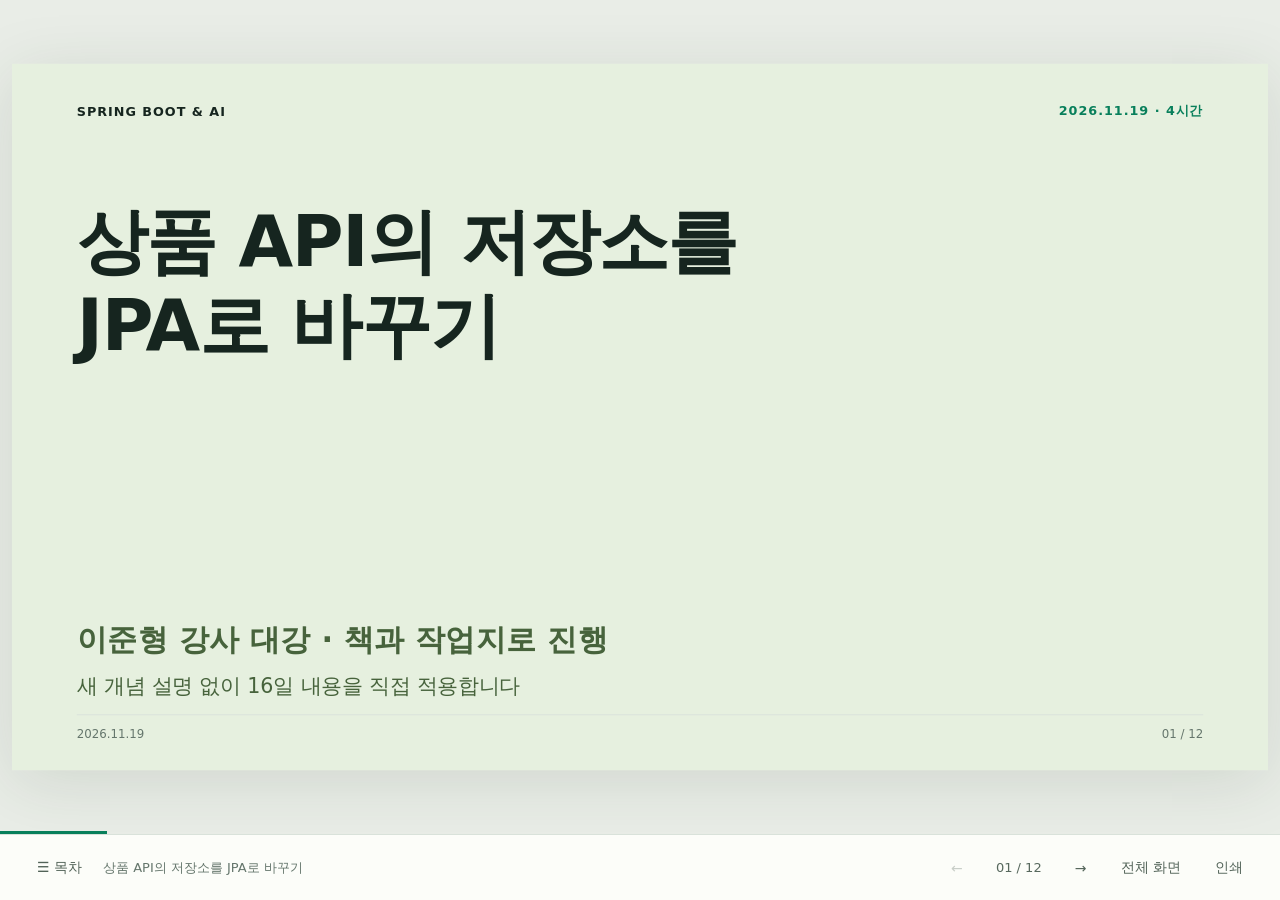
<file: 2026-11-19/index.html>
<!doctype html><html lang="ko"><head><meta charset="utf-8"><meta name="viewport" content="width=device-width,initial-scale=1"><meta name="description" content="상품 API JPA 전환 실습"><title>11월 19일 · 상품 API JPA 전환 실습</title><style>:root{--ink:#16251f;--muted:#65766c;--green:#087f5b;--light:#edf5ee;--line:#d9e2da;--paper:#fcfdf9;--accent:#d5eea7}*{box-sizing:border-box}body{margin:0;background:#e9ede7;color:var(--ink);font-family:Inter,"Pretendard","Apple SD Gothic Neo","Malgun Gothic",system-ui,sans-serif}button,a{font:inherit}button{cursor:pointer;border:0}a{color:var(--green)}button:focus-visible,a:focus-visible{outline:3px solid #72aee6;outline-offset:4px}#workspace{height:calc(100dvh - 66px);position:relative;overflow:hidden;display:flex;align-items:center;justify-content:center}#stage{width:1280px;height:720px;position:absolute;transform-origin:center;flex-shrink:0;box-shadow:0 12px 65px #243a2521}.slide{position:absolute;inset:0;padding:38px 66px 30px;background:var(--paper);display:none;overflow:hidden}.slide.active{display:flex;flex-direction:column}.topline{display:flex;justify-content:space-between;align-items:center;font-size:13px;letter-spacing:1px;color:var(--muted);min-height:20px}.brand{font-weight:750;color:var(--ink)}.chapter-tag{color:var(--green);font-weight:650}h1{font-size:40px;line-height:1.25;letter-spacing:-1.4px;margin:32px 0 0;word-break:keep-all}h3{font-size:27px;line-height:1.35;margin:14px 0;word-break:keep-all}p{font-size:23px;line-height:1.6;margin:10px 0;word-break:keep-all}.subtitle{font-size:20px;line-height:1.5;color:var(--muted);margin-top:13px;word-break:keep-all}.content{flex:1;min-height:0;margin-top:25px;display:flex;flex-direction:column;justify-content:center;gap:20px}.foot{margin-top:15px;padding-top:12px;border-top:1px solid var(--line);display:flex;justify-content:space-between;color:var(--muted);font-size:12px;min-height:26px}.cols{display:grid;grid-template-columns:repeat(2,minmax(0,1fr));gap:36px}.cols.three{grid-template-columns:repeat(3,minmax(0,1fr))}.card{border-top:3px solid var(--green);padding:15px 0}.eyebrow{font-size:15px;color:var(--green);font-weight:750;letter-spacing:.8px;margin-bottom:8px}.card p{font-size:22px}.callout{border-left:4px solid var(--green);background:var(--light);padding:15px 20px;font-size:21px;line-height:1.5;word-break:keep-all}.steps{list-style:none;padding:0;margin:0;display:grid;gap:20px;counter-reset:step}.steps li{counter-increment:step;display:flex;gap:20px;align-items:baseline;font-size:24px;line-height:1.5;word-break:keep-all}.steps li:before{content:counter(step,decimal-leading-zero);font-size:17px;font-weight:750;color:var(--green);width:28px;flex-shrink:0}.lesson-table{width:100%;border-collapse:collapse;font-size:22px;line-height:1.5}.lesson-table th{text-align:left;padding:10px 12px;color:var(--green);font-size:18px}.lesson-table td{border-top:1px solid var(--line);padding:13px 12px;vertical-align:top}.lesson-table td:first-child{font-weight:650;width:36%}.lesson-table td:last-child{color:#52665a}pre{margin:0;background:#f0f4ee;border:1px solid #dde6dc;border-radius:8px;padding:19px 23px;font-family:Consolas,"SFMono-Regular",monospace;font-size:20px;line-height:1.5;tab-size:4;white-space:pre-wrap;overflow-wrap:anywhere;overflow:hidden}code{font-family:Consolas,"SFMono-Regular",monospace}p code,.callout code{font-size:.9em}.code-slide pre{font-size:18px;line-height:1.42;padding:18px 22px}.code-slide .content{gap:14px}.code-slide .eyebrow{font-size:13px;margin:0}.code-slide .callout{font-size:18px;padding:11px 16px}.code-slide h1{font-size:35px;margin-top:28px}.code-slide .subtitle{font-size:18px}.source-button{position:absolute;right:66px;top:105px;padding:9px 13px;border-radius:5px;background:var(--light);color:var(--green);font-size:15px}.file-slide h1{max-width:930px}.file-slide pre{font-size:18px;line-height:1.42}.file-slide .subtitle{font-size:17px}.section{background:#e6f0df}.section h1{font-size:62px;margin-top:100px;max-width:1000px}.section .subtitle{font-size:26px;max-width:950px}.section-number{font-size:105px;line-height:1;font-weight:750;color:#9dbc88;align-self:flex-end}.cover{background:#e6f0df}.cover h1{font-size:72px;margin-top:80px;line-height:1.2}.cover .subtitle{font-size:26px}.cover-bottom{margin-top:auto;display:grid;gap:12px;color:#47633c;font-size:21px}.cover-bottom strong{font-size:31px}.diagram{width:100%;height:auto;max-height:330px;overflow:visible}.diagram text{font-family:Inter,"Apple SD Gothic Neo","Malgun Gothic",system-ui,sans-serif}.references{display:grid;grid-template-columns:1fr 1fr;gap:18px 45px}.references a{display:block;text-decoration:none;border-bottom:1px solid var(--line);padding:16px 0}.references b{display:block;font-size:23px}.references span{display:block;font-size:18px;color:var(--muted);margin-top:7px}#controls{height:66px;background:var(--paper);border-top:1px solid var(--line);display:flex;align-items:center;justify-content:space-between;padding:0 24px;gap:12px}#controls .left,#controls .right{display:flex;align-items:center;gap:8px}#controls button{background:transparent;color:#526358;border-radius:5px;padding:10px 13px;font-size:14px}#controls button:hover{background:var(--light)}#controls button:disabled{opacity:.3}#counter{font-size:13px;min-width:70px;text-align:center;color:#57685d}#current-title{font-size:13px;color:var(--muted);max-width:40vw;white-space:nowrap;overflow:hidden;text-overflow:ellipsis}#progress{position:fixed;bottom:66px;left:0;height:3px;background:var(--green);z-index:4}.overlay{position:fixed;inset:0;background:#10291dcc;z-index:20;display:none;align-items:center;justify-content:center;padding:30px}.overlay.open{display:flex}.panel{background:var(--paper);border-radius:12px;max-width:1080px;width:100%;max-height:90dvh;display:flex;flex-direction:column;padding:28px;min-height:0}.panel-header{display:flex;align-items:center;justify-content:space-between;gap:20px;margin-bottom:18px}.panel-header h2{margin:0;font-size:24px}.close,#copy-source{background:var(--light);color:var(--ink);border-radius:5px;padding:9px 14px}.panel-actions{display:flex;gap:10px}.panel-hint{font-size:14px;color:var(--muted);margin:0 0 15px}#source-code{white-space:pre;overflow:auto;font-size:15px;line-height:1.6;min-height:0}#toc-search{font-size:17px;border:1px solid var(--line);padding:12px 15px;border-radius:6px;margin-bottom:18px}#toc-list{overflow:auto;display:grid;grid-template-columns:1fr 1fr;gap:6px 24px}.toc-item{background:transparent;text-align:left;border-bottom:1px solid var(--line);padding:13px 5px;display:flex;align-items:center;gap:15px;color:var(--ink)}.toc-item.selected,.toc-item:hover{background:var(--light)}.toc-item small{width:30px;font-size:13px;color:var(--green)}.toc-item b{font-size:16px}.toc-item span{display:block;font-size:12px;color:var(--muted);margin-top:4px}#blackout{display:none;position:fixed;inset:0;background:#000;z-index:40}#blackout.open{display:block}.toast{position:fixed;bottom:85px;left:50%;transform:translateX(-50%);background:#163c2c;color:white;border-radius:6px;padding:12px 20px;z-index:50;font-size:15px;display:none}@media(max-width:650px){#controls{padding:0 8px}#controls button{padding:10px 8px;font-size:12px}#current-title,.optional{display:none!important}.overlay{padding:10px}.panel{padding:16px}#toc-list{grid-template-columns:1fr}.panel-header h2{font-size:17px}#source-code{font-size:12px}}@media print{@page{size:1280px 720px;margin:0}html,body{background:white}#controls,#progress,.overlay,#blackout,.toast,.source-button{display:none!important}#workspace{height:auto;display:block;overflow:visible}#stage{width:auto;height:auto;position:static;transform:none!important;box-shadow:none}.slide{display:flex!important;position:relative;width:1280px;height:720px;break-after:page;page-break-after:always;print-color-adjust:exact;-webkit-print-color-adjust:exact}.slide:last-child{break-after:auto}}
</style></head><body data-deck-revision="2026-11-19-v2-book-led"><main id="workspace" aria-label="강의 슬라이드"><div id="stage"><section class="slide cover active" data-index="0" data-slide-id="lesson-19-0" aria-label="상품 API의 저장소를 JPA로 바꾸기" aria-hidden="false"><div class="topline"><span class="brand">SPRING BOOT &amp; AI</span><span class="chapter-tag">2026.11.19 · 4시간</span></div><h1>상품 API의 저장소를<br>JPA로 바꾸기</h1><div class="content"><div class="cover-bottom"><strong>이준형 강사 대강 · 책과 작업지로 진행</strong><span>새 개념 설명 없이 16일 내용을 직접 적용합니다</span></div></div><footer class="foot"><span>2026.11.19</span><span>01 / 12</span></footer></section><section class="slide " data-index="1" data-slide-id="lesson-19-1" aria-label="CH 11의 상품 저장·조회부터 다시 읽습니다" aria-hidden="true"><div class="topline"><span class="brand">SPRING BOOT &amp; AI</span><span class="chapter-tag">책을 펼칠 곳</span></div><h1>CH 11의 상품 저장·조회부터 다시 읽습니다</h1><div class="content"><ol class="steps"><li>책에서 상품의 데이터 접근 부분을 찾습니다</li><li>CH 12의 저장소 인터페이스와 테스트를 함께 확인합니다</li><li>책의 JDBC 코드와 오늘 JPA 연결의 차이를 말합니다</li></ol><div class="callout">공통 product-api를 이어 사용합니다. personal-project나 단축 URL 구현은 오늘의 출발 조건이 아닙니다.</div></div><footer class="foot"><span>2026.11.19</span><span>02 / 12</span></footer></section><section class="slide " data-index="2" data-slide-id="lesson-19-2" aria-label="작업지와 출발 상태를 먼저 확인합니다" aria-hidden="true"><div class="topline"><span class="brand">SPRING BOOT &amp; AI</span><span class="chapter-tag">시작 자료</span></div><h1>작업지와 출발 상태를 먼저 확인합니다</h1><div class="content"><table class="lesson-table"><tr><th>자료</th><th>사용 방법</th></tr><tr><td><a href="STUDENT-WORKSHEET.md">멘티 작업지 ↗</a></td><td>1~4교시 순서와 단계별 힌트</td></tr><tr><td><a href="assets/product-api-start.zip">출발 ZIP ↗</a></td><td>16일 완료 상태 · 실제 API는 Memory</td></tr><tr><td><a href="HANDOFF.md">대강 진행표 ↗</a></td><td>이준형 강사의 확인·복구 기준</td></tr><tr><td><a href="../2026-11-16/BEGINNER-WORKSHEET.md">16일 쉬운 작업지 ↗</a></td><td>DB·Entity·두 Repository가 헷갈릴 때</td></tr></table></div><footer class="foot"><span>2026.11.19</span><span>03 / 12</span></footer></section><section class="slide " data-index="3" data-slide-id="lesson-19-3" aria-label="작업하고 완료 기준으로 멈춥니다" aria-hidden="true"><div class="topline"><span class="brand">SPRING BOOT &amp; AI</span><span class="chapter-tag">네 교시 운영</span></div><h1>작업하고 완료 기준으로 멈춥니다</h1><div class="content"><table class="lesson-table"><tr><th>교시</th><th>45분 작업 · 15분 휴식·정리</th></tr><tr><td>1</td><td>책과 출발 코드 확인 · 기존 테스트 · 변경 계획</td></tr><tr><td>2</td><td>작업지 A~E · JPA Adapter와 빈·트랜잭션 연결</td></tr><tr><td>3</td><td>정상·실패 CRUD 회귀 확인</td></tr><tr><td>4</td><td>파일 DB 재시작 보존 · README · PR 제출</td></tr></table></div><footer class="foot"><span>2026.11.19</span><span>04 / 12</span></footer></section><section class="slide " data-index="4" data-slide-id="lesson-19-4" aria-label="기존 API가 먼저 동작해야 합니다" aria-hidden="true"><div class="topline"><span class="brand">SPRING BOOT &amp; AI</span><span class="chapter-tag">1교시 · 출발 점검</span></div><h1>기존 API가 먼저 동작해야 합니다</h1><div class="content"><ol class="steps"><li>product-api 폴더에서 기존 테스트를 실행합니다</li><li>Memory 구현으로 CRUD·400·404를 확인합니다</li><li>바꿀 파일과 보존할 API 응답을 작업지에 적습니다</li></ol><div class="callout">동작하지 않는 경우 먼저 출발 ZIP을 임시 폴더에서 비교합니다. 기존 코드·DB를 덮어쓰지 않습니다.</div></div><footer class="foot"><span>2026.11.19</span><span>05 / 12</span></footer></section><section class="slide " data-index="5" data-slide-id="lesson-19-5" aria-label="작은 연결 다섯 개를 차례로 완성합니다" aria-hidden="true"><div class="topline"><span class="brand">SPRING BOOT &amp; AI</span><span class="chapter-tag">2교시 · 작업지 A~E</span></div><h1>작은 연결 다섯 개를 차례로 완성합니다</h1><div class="content"><ol class="steps"><li>A·B: ProductRepository 계약과 JPA 메서드 맞추기</li><li>C: Spring이 사용할 구현체 빈 하나 선택</li><li>D: Service 작업을 트랜잭션으로 묶기</li><li>E: main 파일 DB와 test 메모리 DB 구분</li></ol></div><footer class="foot"><span>2026.11.19</span><span>06 / 12</span></footer></section><section class="slide " data-index="6" data-slide-id="lesson-19-6" aria-label="저장 방식이 바뀌어도 API는 같습니다" aria-hidden="true"><div class="topline"><span class="brand">SPRING BOOT &amp; AI</span><span class="chapter-tag">3교시 · 회귀 확인</span></div><h1>저장 방식이 바뀌어도 API는 같습니다</h1><div class="content"><table class="lesson-table"><tr><th>요청</th><th>기대 결과</th></tr><tr><td>생성 · 조회 · 수정 · 삭제</td><td>201 · 200 · 200 · 204</td></tr><tr><td>잘못된 입력 · 없는 상품</td><td>400 · 404</td></tr><tr><td>실패 요청 전·후</td><td>기존 상품 값 유지</td></tr><tr><td>검증 방법</td><td>실제 생성 id · 전체 테스트 · DB 접근 근거</td></tr></table><div class="callout">응답 상태만 보지 말고 저장한 값과 실패 뒤 원본도 비교합니다.</div></div><footer class="foot"><span>2026.11.19</span><span>07 / 12</span></footer></section><section class="slide " data-index="7" data-slide-id="lesson-19-7" aria-label="같은 상품이 다시 조회되나요?" aria-hidden="true"><div class="topline"><span class="brand">SPRING BOOT &amp; AI</span><span class="chapter-tag">4교시 · 재시작 확인</span></div><h1>같은 상품이 다시 조회되나요?</h1><div class="content"><ol class="steps"><li>별도 상품을 생성·수정하고 실제 id·값 기록</li><li>서버 정상 종료 후 같은 폴더·설정으로 재실행</li><li>같은 id의 수정 값을 조회</li><li>테스트 DB와 실행 파일 DB의 차이를 설명</li></ol><div class="callout">실행 DB는 jdbc:h2:file:./data/products · open-in-view=false. 파일을 지워 통과시키지 않습니다.</div></div><footer class="foot"><span>2026.11.19</span><span>08 / 12</span></footer></section><section class="slide " data-index="8" data-slide-id="lesson-19-8" aria-label="작업지의 한 단계로 돌아갑니다" aria-hidden="true"><div class="topline"><span class="brand">SPRING BOOT &amp; AI</span><span class="chapter-tag">막혔을 때</span></div><h1>작업지의 한 단계로 돌아갑니다</h1><div class="content"><ol class="steps"><li>오류 문장·기대 결과·재현 명령을 함께 읽기</li><li>DB·두 Repository가 헷갈리면 16일 작업지 확인</li><li>빈·트랜잭션·파일 잠금 문제는 HANDOFF 표 확인</li><li>해당 메서드만 참고 구현과 비교하기</li></ol><div class="callout">완료하지 못한 부분은 오류와 다음 작업을 남깁니다. 강제로 성공이나 병합으로 표시하지 않습니다.</div></div><footer class="foot"><span>2026.11.19</span><span>09 / 12</span></footer></section><section class="slide " data-index="9" data-slide-id="lesson-19-9" aria-label="기존 계약과 재시작 근거를 PR로 남깁니다" aria-hidden="true"><div class="topline"><span class="brand">SPRING BOOT &amp; AI</span><span class="chapter-tag">GitHub 제출</span></div><h1>기존 계약과 재시작 근거를 PR로 남깁니다</h1><div class="content"><table class="lesson-table"><tr><th>항목</th><th>지정 값</th></tr><tr><td>저장소 · 브랜치</td><td>sesac-spring-boot-study · practice/product-jpa-migration</td></tr><tr><td>Issue · PR</td><td>[실습] 상품 API 데이터 접근 JPA 전환</td></tr><tr><td>필수 기록</td><td>README · 테스트·HTTP·재시작 결과 · Closes #실제번호</td></tr></table><div class="callout">Issue 1개 · 병합 PR 1개. Wrapper의 gradle-wrapper.jar 유지 · DB 파일·비밀값은 제외합니다.</div></div><footer class="foot"><span>2026.11.19</span><span>10 / 12</span></footer></section><section class="slide " data-index="10" data-slide-id="lesson-19-10" aria-label="전체 파일은 막힌 부분을 비교할 때만" aria-hidden="true"><div class="topline"><span class="brand">SPRING BOOT &amp; AI</span><span class="chapter-tag">작업 뒤 참고</span></div><h1>전체 파일은 막힌 부분을 비교할 때만</h1><div class="content"><div class="references"><button type="button" data-source-key="MemoryProductRepository.java"><b>MemoryProductRepository.java ↗</b><span>작업 뒤 수업 참고 구현과 비교</span></button><button type="button" data-source-key="ProductService.java"><b>ProductService.java ↗</b><span>작업 뒤 수업 참고 구현과 비교</span></button><button type="button" data-source-key="JpaProductRepository.java"><b>JpaProductRepository.java ↗</b><span>작업 뒤 수업 참고 구현과 비교</span></button><button type="button" data-source-key="ProductJpaMigrationTest.java"><b>ProductJpaMigrationTest.java ↗</b><span>작업 뒤 수업 참고 구현과 비교</span></button></div></div><footer class="foot"><span>2026.11.19</span><span>11 / 12</span></footer></section><section class="slide " data-index="11" data-slide-id="lesson-19-11" aria-label="전환 결과와 남은 질문을 가져옵니다" aria-hidden="true"><div class="topline"><span class="brand">SPRING BOOT &amp; AI</span><span class="chapter-tag">23일로 연결</span></div><h1>전환 결과와 남은 질문을 가져옵니다</h1><div class="content"><ol class="steps"><li>같은 상품의 수정 값과 재시작 조회 결과 보관</li><li>Memory가 JPA Adapter로 바뀐 위치 표시</li><li>미완료 오류와 복구 코드 사용 범위 기록</li></ol><div class="callout">다음은 별도 주문 조회 예제로 SQL을 관찰합니다. 단축 URL은 <a href="../assignments/short-url/">별도 과제 ↗</a>입니다.</div></div><footer class="foot"><span>2026.11.19</span><span>12 / 12</span></footer></section></div></main><div id="progress"></div><nav id="controls" aria-label="발표 제어"><div class="left"><button id="toc-button" title="목차 (O)">☰ 목차</button><span id="current-title"></span></div><div class="right"><button id="prev" aria-label="이전 슬라이드">←</button><span id="counter" aria-live="polite"></span><button id="next" aria-label="다음 슬라이드">→</button><button id="fullscreen" title="전체 화면 (F)">전체 화면</button><button id="print" class="optional" title="전체 슬라이드 인쇄">인쇄</button></div></nav>
<div id="toc" class="overlay" role="dialog" aria-modal="true" aria-label="슬라이드 목차"><div class="panel"><div class="panel-header"><h2>슬라이드 목차</h2><button class="close" data-close="toc">닫기 Esc</button></div><input id="toc-search" placeholder="제목 또는 주제 검색" aria-label="목차 검색"><div id="toc-list"></div></div></div>
<div id="blackout" title="클릭하거나 B를 눌러 돌아가기"></div><div id="toast" class="toast" role="status"></div>

<div id="source" class="overlay" role="dialog" aria-modal="true" aria-labelledby="source-title"><div class="panel"><div class="panel-header"><h2 id="source-title">파일 전체 코드</h2><div class="panel-actions"><button id="copy-source">코드 복사</button><button class="close">닫기 Esc</button></div></div><p class="panel-hint" id="source-path"></p><pre id="source-code" tabindex="0"></pre></div></div>
<script type="application/json" id="deck-data">[{"ch": "2026.11.19 · 4시간", "title": "상품 API의 저장소를\u003cbr>JPA로 바꾸기"}, {"ch": "책을 펼칠 곳", "title": "CH 11의 상품 저장·조회부터 다시 읽습니다"}, {"ch": "시작 자료", "title": "작업지와 출발 상태를 먼저 확인합니다"}, {"ch": "네 교시 운영", "title": "작업하고 완료 기준으로 멈춥니다"}, {"ch": "1교시 · 출발 점검", "title": "기존 API가 먼저 동작해야 합니다"}, {"ch": "2교시 · 작업지 A~E", "title": "작은 연결 다섯 개를 차례로 완성합니다"}, {"ch": "3교시 · 회귀 확인", "title": "저장 방식이 바뀌어도 API는 같습니다"}, {"ch": "4교시 · 재시작 확인", "title": "같은 상품이 다시 조회되나요?"}, {"ch": "막혔을 때", "title": "작업지의 한 단계로 돌아갑니다"}, {"ch": "GitHub 제출", "title": "기존 계약과 재시작 근거를 PR로 남깁니다"}, {"ch": "작업 뒤 참고", "title": "전체 파일은 막힌 부분을 비교할 때만"}, {"ch": "23일로 연결", "title": "전환 결과와 남은 질문을 가져옵니다"}]</script><script type="application/json" id="source-data">{"MemoryProductRepository.java": "package com.example.product;\n\nimport java.util.Comparator;\nimport java.util.List;\nimport java.util.Map;\nimport java.util.Optional;\nimport java.util.concurrent.ConcurrentHashMap;\nimport java.util.concurrent.atomic.AtomicLong;\n\npublic class MemoryProductRepository implements ProductRepository {\n    private final Map\u003cLong, Product> store = new ConcurrentHashMap\u003c>();\n    private final AtomicLong sequence = new AtomicLong();\n\n    @Override\n    public Product save(String name, int price) {\n        long id = sequence.incrementAndGet();\n        Product product = new Product(id, name, price);\n        store.put(id, product);\n        return product;\n    }\n\n    @Override\n    public List\u003cProduct> findAll() {\n        return store.values().stream()\n                .sorted(Comparator.comparingLong(Product::getId))\n                .toList();\n    }\n\n    @Override\n    public Optional\u003cProduct> findById(long id) {\n        return Optional.ofNullable(store.get(id));\n    }\n\n    @Override\n    public Optional\u003cProduct> update(long id, String name, int price) {\n        Product updated = store.computeIfPresent(id,\n                (key, previous) -> new Product(key, name, price));\n        return Optional.ofNullable(updated);\n    }\n\n    @Override\n    public boolean delete(long id) {\n        return store.remove(id) != null;\n    }\n}\n", "ProductService.java": "package com.example.product;\n\nimport java.util.List;\nimport org.springframework.stereotype.Service;\nimport org.springframework.transaction.annotation.Transactional;\n\n@Service\n@Transactional\npublic class ProductService {\n    private final ProductRepository repository;\n\n    public ProductService(ProductRepository repository) {\n        this.repository = repository;\n    }\n\n    public Product create(String name, int price) {\n        Product checked = new Product(0, name, price);\n        return repository.save(checked.getName(), checked.getPrice());\n    }\n\n    @Transactional(readOnly = true)\n    public List\u003cProduct> findAll() {\n        return repository.findAll();\n    }\n\n    @Transactional(readOnly = true)\n    public Product findById(long id) {\n        return repository.findById(id)\n                .orElseThrow(() -> new ProductNotFoundException(id));\n    }\n\n    public Product update(long id, String name, int price) {\n        Product checked = new Product(id, name, price);\n        return repository.update(id, checked.getName(), checked.getPrice())\n                .orElseThrow(() -> new ProductNotFoundException(id));\n    }\n\n    public void delete(long id) {\n        if (!repository.delete(id)) {\n            throw new ProductNotFoundException(id);\n        }\n    }\n}\n", "JpaProductRepository.java": "package com.example.product;\n\nimport java.util.List;\nimport java.util.Optional;\nimport org.springframework.stereotype.Repository;\n\n@Repository\npublic class JpaProductRepository implements ProductRepository {\n    private final SpringDataProductRepository data;\n\n    public JpaProductRepository(SpringDataProductRepository data) {\n        this.data = data;\n    }\n\n    @Override\n    public Product save(String name, int price) {\n        return data.save(new ProductEntity(name, price)).toProduct();\n    }\n\n    @Override\n    public List\u003cProduct> findAll() {\n        return data.findAllByOrderByIdAsc().stream()\n                .map(ProductEntity::toProduct).toList();\n    }\n\n    @Override\n    public Optional\u003cProduct> findById(long id) {\n        return data.findById(id).map(ProductEntity::toProduct);\n    }\n\n    @Override\n    public Optional\u003cProduct> update(long id, String name, int price) {\n        return data.findById(id).map(entity -> {\n            entity.change(name, price);\n            return entity.toProduct();\n        });\n    }\n\n    @Override\n    public boolean delete(long id) {\n        Optional\u003cProductEntity> found = data.findById(id);\n        if (found.isEmpty()) {\n            return false;\n        }\n        data.delete(found.get());\n        return true;\n    }\n}\n", "ProductJpaMigrationTest.java": "package com.example.product;\n\nimport org.junit.jupiter.api.Test;\nimport org.springframework.beans.factory.annotation.Autowired;\nimport org.springframework.boot.test.context.SpringBootTest;\nimport static org.junit.jupiter.api.Assertions.*;\n\n@SpringBootTest(webEnvironment = SpringBootTest.WebEnvironment.NONE)\nclass ProductJpaMigrationTest {\n    @Autowired\n    private ProductService service;\n\n    @Test\n    void serviceUpdateCommitsAndInvalidUpdatePreservesData() {\n        Product saved = service.create(\"노트\", 3000);\n        try {\n            service.update(saved.getId(), \"공책\", 2000);\n            assertEquals(2000, service.findById(saved.getId()).getPrice());\n            assertThrows(IllegalArgumentException.class,\n                    () -> service.update(saved.getId(), \"변경 금지\", -1));\n            Product found = service.findById(saved.getId());\n            assertEquals(\"공책\", found.getName());\n            assertEquals(2000, found.getPrice());\n        } finally {\n            service.delete(saved.getId());\n        }\n        assertThrows(ProductNotFoundException.class,\n                () -> service.findById(saved.getId()));\n    }\n}\n"}</script><script>

const SLIDES=JSON.parse(document.getElementById('deck-data').textContent);
let index=0,lastFocus=null;
const els=[...document.querySelectorAll('.slide')],$=id=>document.getElementById(id);
const clean=s=>s.replace(/<[^>]*>/g,' ');
function scale(){const w=$('workspace').clientWidth,h=$('workspace').clientHeight;$('stage').style.transform='scale('+Math.max(.1,Math.min((w-24)/1280,(h-24)/720))+')'}
function show(n){index=Math.max(0,Math.min(els.length-1,n));els.forEach((el,i)=>{el.classList.toggle('active',i===index);el.setAttribute('aria-hidden',i===index?'false':'true')});$('counter').textContent=String(index+1).padStart(2,'0')+' / '+els.length;$('current-title').textContent=clean(SLIDES[index].title);$('progress').style.width=((index+1)/els.length*100)+'%';$('prev').disabled=index===0;$('next').disabled=index===els.length-1;history.replaceState(null,'','#slide-'+(index+1))}
function openToc(){lastFocus=document.activeElement;$('toc').classList.add('open');renderToc();$('toc-search').focus()}
function closeToc(){$('toc').classList.remove('open');lastFocus?.focus()}
function renderToc(){const q=$('toc-search').value.toLowerCase();$('toc-list').replaceChildren();SLIDES.forEach((s,i)=>{if(!(clean(s.title)+' '+s.ch).toLowerCase().includes(q))return;const b=document.createElement('button');b.className='toc-item'+(i===index?' selected':'');const no=document.createElement('small');no.textContent=String(i+1).padStart(2,'0');const box=document.createElement('div'),t=document.createElement('b'),c=document.createElement('span');t.textContent=clean(s.title);c.textContent=s.ch;box.append(t,c);b.append(no,box);b.onclick=()=>{show(i);closeToc()};$('toc-list').appendChild(b)})}
async function full(){try{if(document.fullscreenElement)await document.exitFullscreen();else await document.documentElement.requestFullscreen()}catch{}}
$('prev').onclick=()=>show(index-1);$('next').onclick=()=>show(index+1);$('toc-button').onclick=openToc;$('fullscreen').onclick=full;$('print').onclick=()=>window.print();$('toc-search').oninput=renderToc;
$('toc').querySelector('.close').onclick=closeToc;$('toc').addEventListener('click',e=>{if(e.target===$('toc'))closeToc()});$('blackout').onclick=()=>$('blackout').classList.remove('open');
window.addEventListener('keydown',e=>{if(e.key==='Escape'){closeToc();closeSource();$('blackout').classList.remove('open');return}if($('source').classList.contains('open')){trapSource(e);return}if($('toc').classList.contains('open')){if(e.key==='Tab'){const f=[...$('toc').querySelectorAll('button,input,a[href]')],first=f[0],last=f[f.length-1];if(e.shiftKey&&document.activeElement===first){e.preventDefault();last.focus()}else if(!e.shiftKey&&document.activeElement===last){e.preventDefault();first.focus()}}return}if(/INPUT|TEXTAREA|SELECT/.test(e.target.tagName)||e.ctrlKey||e.metaKey||e.altKey)return;if(['ArrowRight','ArrowDown','PageDown',' '].includes(e.key)){e.preventDefault();show(index+1)}if(['ArrowLeft','ArrowUp','PageUp'].includes(e.key)){e.preventDefault();show(index-1)}if(e.key==='Home')show(0);if(e.key==='End')show(els.length-1);if(e.key.toLowerCase()==='o')openToc();if(e.key.toLowerCase()==='f')full();if(e.key.toLowerCase()==='b')$('blackout').classList.toggle('open')});
window.addEventListener('resize',scale);window.addEventListener('hashchange',()=>{const n=Number(location.hash.replace('#slide-',''));if(n>0)show(n-1)});
show(Math.max(0,Number(location.hash.replace('#slide-',''))-1)||0);scale();



const SOURCES=JSON.parse(document.getElementById('source-data').textContent);
let sourceFocus=null;
function openSource(key){sourceFocus=document.activeElement;$('source-title').textContent=key;$('source-path').textContent=(key.endsWith('Test.java')?'src/test/java/':'src/main/java/')+'com/example/product/'+key;$('source-code').textContent=SOURCES[key];$('source').classList.add('open');$('source').querySelector('.close').focus()}
function closeSource(){if(!$('source').classList.contains('open'))return;$('source').classList.remove('open');sourceFocus?.focus()}
function trapSource(e){if(e.key!=='Tab')return;const f=[...$('source').querySelectorAll('button,[tabindex="0"]')],first=f[0],last=f[f.length-1];if(e.shiftKey&&document.activeElement===first){e.preventDefault();last.focus()}else if(!e.shiftKey&&document.activeElement===last){e.preventDefault();first.focus()}}
$('source').querySelector('.close').onclick=closeSource;$('source').addEventListener('click',e=>{if(e.target===$('source'))closeSource()});
document.querySelectorAll('[data-source-key]').forEach(b=>b.onclick=()=>openSource(b.dataset.sourceKey));
$('copy-source').onclick=async()=>{try{await navigator.clipboard.writeText($('source-code').textContent);$('copy-source').textContent='복사 완료';setTimeout(()=>$('copy-source').textContent='코드 복사',1500)}catch{$('copy-source').textContent='본문을 선택해 복사하세요'}};
</script></body></html>
</file>
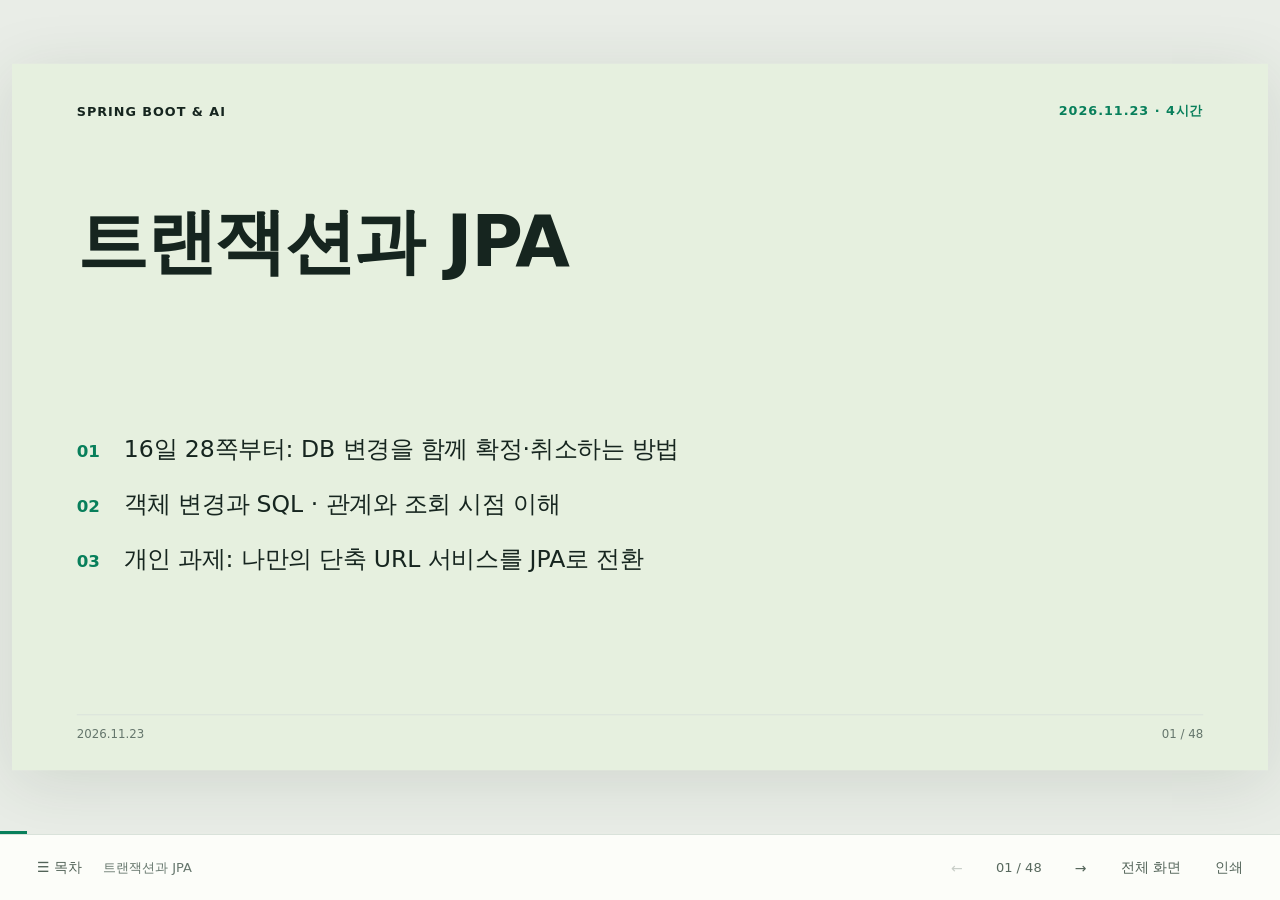
<file: 2026-11-23/index.html>
<!doctype html><html lang="ko"><head><meta charset="utf-8"><meta name="viewport" content="width=device-width,initial-scale=1"><meta name="description" content="트랜잭션과 JPA · 단축 URL 서비스 전환"><title>11월 23일 · 트랜잭션과 JPA · 단축 URL 서비스 전환</title><style>:root{--ink:#16251f;--muted:#65766c;--green:#087f5b;--light:#edf5ee;--line:#d9e2da;--paper:#fcfdf9;--accent:#d5eea7}*{box-sizing:border-box}body{margin:0;background:#e9ede7;color:var(--ink);font-family:Inter,"Pretendard","Apple SD Gothic Neo","Malgun Gothic",system-ui,sans-serif}button,a{font:inherit}button{cursor:pointer;border:0}a{color:var(--green)}button:focus-visible,a:focus-visible{outline:3px solid #72aee6;outline-offset:4px}#workspace{height:calc(100dvh - 66px);position:relative;overflow:hidden;display:flex;align-items:center;justify-content:center}#stage{width:1280px;height:720px;position:absolute;transform-origin:center;flex-shrink:0;box-shadow:0 12px 65px #243a2521}.slide{position:absolute;inset:0;padding:38px 66px 30px;background:var(--paper);display:none;overflow:hidden}.slide.active{display:flex;flex-direction:column}.topline{display:flex;justify-content:space-between;align-items:center;font-size:13px;letter-spacing:1px;color:var(--muted);min-height:20px}.brand{font-weight:750;color:var(--ink)}.chapter-tag{color:var(--green);font-weight:650}h1{font-size:40px;line-height:1.25;letter-spacing:-1.4px;margin:32px 0 0;word-break:keep-all}h3{font-size:27px;line-height:1.35;margin:14px 0;word-break:keep-all}p{font-size:23px;line-height:1.6;margin:10px 0;word-break:keep-all}.subtitle{font-size:20px;line-height:1.5;color:var(--muted);margin-top:13px;word-break:keep-all}.content{flex:1;min-height:0;margin-top:25px;display:flex;flex-direction:column;justify-content:center;gap:20px}.foot{margin-top:15px;padding-top:12px;border-top:1px solid var(--line);display:flex;justify-content:space-between;color:var(--muted);font-size:12px;min-height:26px}.cols{display:grid;grid-template-columns:repeat(2,minmax(0,1fr));gap:36px}.cols.three{grid-template-columns:repeat(3,minmax(0,1fr))}.card{border-top:3px solid var(--green);padding:15px 0}.eyebrow{font-size:15px;color:var(--green);font-weight:750;letter-spacing:.8px;margin-bottom:8px}.card p{font-size:22px}.callout{border-left:4px solid var(--green);background:var(--light);padding:15px 20px;font-size:21px;line-height:1.5;word-break:keep-all}.steps{list-style:none;padding:0;margin:0;display:grid;gap:20px;counter-reset:step}.steps li{counter-increment:step;display:flex;gap:20px;align-items:baseline;font-size:24px;line-height:1.5;word-break:keep-all}.steps li:before{content:counter(step,decimal-leading-zero);font-size:17px;font-weight:750;color:var(--green);width:28px;flex-shrink:0}.lesson-table{width:100%;border-collapse:collapse;font-size:22px;line-height:1.5}.lesson-table th{text-align:left;padding:10px 12px;color:var(--green);font-size:18px}.lesson-table td{border-top:1px solid var(--line);padding:13px 12px;vertical-align:top}.lesson-table td:first-child{font-weight:650;width:36%}.lesson-table td:last-child{color:#52665a}pre{margin:0;background:#f0f4ee;border:1px solid #dde6dc;border-radius:8px;padding:19px 23px;font-family:Consolas,"SFMono-Regular",monospace;font-size:20px;line-height:1.5;tab-size:4;white-space:pre-wrap;overflow-wrap:anywhere;overflow:hidden}code{font-family:Consolas,"SFMono-Regular",monospace}p code,.callout code{font-size:.9em}.code-slide pre{font-size:18px;line-height:1.42;padding:18px 22px}.code-slide .content{gap:14px}.code-slide .eyebrow{font-size:13px;margin:0}.code-slide .callout{font-size:18px;padding:11px 16px}.code-slide h1{font-size:35px;margin-top:28px}.code-slide .subtitle{font-size:18px}.source-button{position:absolute;right:66px;top:105px;padding:9px 13px;border-radius:5px;background:var(--light);color:var(--green);font-size:15px}.file-slide h1{max-width:930px}.file-slide pre{font-size:18px;line-height:1.42}.file-slide .subtitle{font-size:17px}.section{background:#e6f0df}.section h1{font-size:62px;margin-top:100px;max-width:1000px}.section .subtitle{font-size:26px;max-width:950px}.section-number{font-size:105px;line-height:1;font-weight:750;color:#9dbc88;align-self:flex-end}.cover{background:#e6f0df}.cover h1{font-size:72px;margin-top:80px;line-height:1.2}.cover .subtitle{font-size:26px}.cover-bottom{margin-top:auto;display:grid;gap:12px;color:#47633c;font-size:21px}.cover-bottom strong{font-size:31px}.diagram{width:100%;height:auto;max-height:330px;overflow:visible}.diagram text{font-family:Inter,"Apple SD Gothic Neo","Malgun Gothic",system-ui,sans-serif}.references{display:grid;grid-template-columns:1fr 1fr;gap:18px 45px}.references a{display:block;text-decoration:none;border-bottom:1px solid var(--line);padding:16px 0}.references b{display:block;font-size:23px}.references span{display:block;font-size:18px;color:var(--muted);margin-top:7px}#controls{height:66px;background:var(--paper);border-top:1px solid var(--line);display:flex;align-items:center;justify-content:space-between;padding:0 24px;gap:12px}#controls .left,#controls .right{display:flex;align-items:center;gap:8px}#controls button{background:transparent;color:#526358;border-radius:5px;padding:10px 13px;font-size:14px}#controls button:hover{background:var(--light)}#controls button:disabled{opacity:.3}#counter{font-size:13px;min-width:70px;text-align:center;color:#57685d}#current-title{font-size:13px;color:var(--muted);max-width:40vw;white-space:nowrap;overflow:hidden;text-overflow:ellipsis}#progress{position:fixed;bottom:66px;left:0;height:3px;background:var(--green);z-index:4}.overlay{position:fixed;inset:0;background:#10291dcc;z-index:20;display:none;align-items:center;justify-content:center;padding:30px}.overlay.open{display:flex}.panel{background:var(--paper);border-radius:12px;max-width:1080px;width:100%;max-height:90dvh;display:flex;flex-direction:column;padding:28px;min-height:0}.panel-header{display:flex;align-items:center;justify-content:space-between;gap:20px;margin-bottom:18px}.panel-header h2{margin:0;font-size:24px}.close,#copy-source{background:var(--light);color:var(--ink);border-radius:5px;padding:9px 14px}.panel-actions{display:flex;gap:10px}.panel-hint{font-size:14px;color:var(--muted);margin:0 0 15px}#source-code{white-space:pre;overflow:auto;font-size:15px;line-height:1.6;min-height:0}#toc-search{font-size:17px;border:1px solid var(--line);padding:12px 15px;border-radius:6px;margin-bottom:18px}#toc-list{overflow:auto;display:grid;grid-template-columns:1fr 1fr;gap:6px 24px}.toc-item{background:transparent;text-align:left;border-bottom:1px solid var(--line);padding:13px 5px;display:flex;align-items:center;gap:15px;color:var(--ink)}.toc-item.selected,.toc-item:hover{background:var(--light)}.toc-item small{width:30px;font-size:13px;color:var(--green)}.toc-item b{font-size:16px}.toc-item span{display:block;font-size:12px;color:var(--muted);margin-top:4px}#blackout{display:none;position:fixed;inset:0;background:#000;z-index:40}#blackout.open{display:block}.toast{position:fixed;bottom:85px;left:50%;transform:translateX(-50%);background:#163c2c;color:white;border-radius:6px;padding:12px 20px;z-index:50;font-size:15px;display:none}@media(max-width:650px){#controls{padding:0 8px}#controls button{padding:10px 8px;font-size:12px}#current-title,.optional{display:none!important}.overlay{padding:10px}.panel{padding:16px}#toc-list{grid-template-columns:1fr}.panel-header h2{font-size:17px}#source-code{font-size:12px}}@media print{@page{size:1280px 720px;margin:0}html,body{background:white}#controls,#progress,.overlay,#blackout,.toast,.source-button{display:none!important}#workspace{height:auto;display:block;overflow:visible}#stage{width:auto;height:auto;position:static;transform:none!important;box-shadow:none}.slide{display:flex!important;position:relative;width:1280px;height:720px;break-after:page;page-break-after:always;print-color-adjust:exact;-webkit-print-color-adjust:exact}.slide:last-child{break-after:auto}}
</style></head><body data-deck-revision="2026-11-23-v5-jpa-issues"><main id="workspace" aria-label="강의 슬라이드"><div id="stage"><section class="slide cover active" data-index="0" data-slide-id="lesson-23-0" aria-label="트랜잭션과 JPA" aria-hidden="false"><div class="topline"><span class="brand">SPRING BOOT &amp; AI</span><span class="chapter-tag">2026.11.23 · 4시간</span></div><h1>트랜잭션과 JPA</h1><div class="content"><ol class="steps"><li>16일 28쪽부터: DB 변경을 함께 확정·취소하는 방법</li><li>객체 변경과 SQL · 관계와 조회 시점 이해</li><li>개인 과제: 나만의 단축 URL 서비스를 JPA로 전환</li></ol></div><footer class="foot"><span>2026.11.23</span><span>01 / 48</span></footer></section><section class="slide " data-index="1" data-slide-id="lesson-23-1" aria-label="오늘 다룰 내용" aria-hidden="true"><div class="topline"><span class="brand">SPRING BOOT &amp; AI</span><span class="chapter-tag">학습 순서</span></div><h1>오늘 다룰 내용</h1><div class="content"><svg class="diagram" data-diagram-topic="flow" viewBox="0 0 1148 255" role="img" aria-label="DB 작업을 함께 묶는 이유에서 시작해 객체 관리와 관계 조회를 거쳐 개인 서비스에 적용합니다"><title>DB 작업을 함께 묶는 이유에서 시작해 객체 관리와 관계 조회를 거쳐 개인 서비스에 적용합니다</title><defs><marker id="arrow-1" markerWidth="9" markerHeight="9" refX="7" refY="4.5" orient="auto"><path d="M0,0 L8,4.5 L0,9" fill="none" stroke="#087f5b" stroke-width="1.5"/></marker></defs><rect x="0.0" y="70" width="357.3333333333333" height="115" rx="14" fill="#edf5ee" stroke="#9fbea9" stroke-width="2"/><text x="178.66666666666666" y="110" text-anchor="middle" fill="#16251f" font-size="25">왜 묶을까?</text><text x="178.66666666666666" y="145" text-anchor="middle" fill="#52665a" font-size="22">트랜잭션 · Service</text><path d="M362.3333333333333,127 L388.3333333333333,127" fill="none" stroke="#087f5b" stroke-width="3" marker-end="url(#arrow-1)"/><rect x="395.3333333333333" y="70" width="357.3333333333333" height="115" rx="14" fill="#edf5ee" stroke="#9fbea9" stroke-width="2"/><text x="574.0" y="110" text-anchor="middle" fill="#16251f" font-size="25">언제 바뀔까?</text><text x="574.0" y="145" text-anchor="middle" fill="#52665a" font-size="22">객체 · SQL · DB</text><path d="M757.6666666666666,127 L783.6666666666666,127" fill="none" stroke="#087f5b" stroke-width="3" marker-end="url(#arrow-1)"/><rect x="790.6666666666666" y="70" width="357.3333333333333" height="115" rx="14" fill="#edf5ee" stroke="#9fbea9" stroke-width="2"/><text x="969.3333333333333" y="110" text-anchor="middle" fill="#16251f" font-size="25">언제 읽을까?</text><text x="969.3333333333333" y="145" text-anchor="middle" fill="#52665a" font-size="22">관계 · 지연 로딩</text></svg><div class="callout">책 CH 11의 JDBC 상품 관리를 참고합니다. JPA는 수업 자료로 보충합니다.</div></div><footer class="foot"><span>2026.11.23</span><span>02 / 48</span></footer></section><section class="slide " data-index="2" data-slide-id="lesson-23-2" aria-label="객체의 가격과 DB 가격은 별개" aria-hidden="true"><div class="topline"><span class="brand">SPRING BOOT &amp; AI</span><span class="chapter-tag">이전 내용 연결</span></div><h1>객체의 가격과 DB 가격은 별개</h1><div class="content"><svg class="diagram" data-diagram-topic="object-db" viewBox="0 0 1148 245" role="img" aria-label="Java 객체의 가격을 변경해도 SQL 반영 전 DB 값은 30000입니다"><title>Java 객체의 가격을 변경해도 SQL 반영 전 DB 값은 30000입니다</title><defs><marker id="arrow-2" markerWidth="9" markerHeight="9" refX="7" refY="4.5" orient="auto"><path d="M0,0 L8,4.5 L0,9" fill="none" stroke="#087f5b" stroke-width="1.5"/></marker></defs><rect x="12" y="55" width="430" height="130" rx="14" fill="#edf5ee" stroke="#9fbea9" stroke-width="2"/><text x="227.0" y="95" text-anchor="middle" fill="#16251f" font-size="25">Java 상품 객체</text><text x="227.0" y="130" text-anchor="middle" fill="#52665a" font-size="22">키보드 · 현재 25000원</text><rect x="704" y="55" width="430" height="130" rx="14" fill="#edf5ee" stroke="#9fbea9" stroke-width="2"/><text x="919.0" y="95" text-anchor="middle" fill="#16251f" font-size="25">DB 상품 행</text><text x="919.0" y="130" text-anchor="middle" fill="#52665a" font-size="22">키보드 · 아직 30000원</text><path d="M465,120 L680,120" fill="none" stroke="#087f5b" stroke-width="3" marker-end="url(#arrow-2)"/><text x="572.5" y="106.0" text-anchor="middle" fill="#087f5b" font-size="21">UPDATE 필요</text></svg><div class="callout">Entity는 DB와 매핑되는 객체입니다. Java 메모리와 DB는 서로 다른 곳입니다.<br>객체만 바꿔서는 끝나지 않고, DB 변경에는 SQL 실행이 필요합니다.</div></div><footer class="foot"><span>2026.11.23</span><span>03 / 48</span></footer></section><section class="slide " data-index="3" data-slide-id="lesson-23-3" aria-label="가격 변경만 저장되고 이력이 실패한다면?" aria-hidden="true"><div class="topline"><span class="brand">SPRING BOOT &amp; AI</span><span class="chapter-tag">트랜잭션이 필요한 이유</span></div><h1>가격 변경만 저장되고 이력이 실패한다면?</h1><div class="content"><svg class="diagram" data-diagram-topic="atomicity" viewBox="0 0 1148 275" role="img" aria-label="DB 작업이 따로 확정되면 가격 변경만 성공하고 이력은 실패할 수 있습니다"><title>DB 작업이 따로 확정되면 가격 변경만 성공하고 이력은 실패할 수 있습니다</title><defs><marker id="arrow-3" markerWidth="9" markerHeight="9" refX="7" refY="4.5" orient="auto"><path d="M0,0 L8,4.5 L0,9" fill="none" stroke="#087f5b" stroke-width="1.5"/></marker></defs><rect x="12" y="20" width="500" height="110" rx="14" fill="#edf5ee" stroke="#9fbea9" stroke-width="2"/><text x="262.0" y="60" text-anchor="middle" fill="#16251f" font-size="25">가격 변경은 확정</text><text x="262.0" y="95" text-anchor="middle" fill="#52665a" font-size="22">products · 25000원</text><rect x="636" y="20" width="500" height="110" rx="14" fill="#fff1e7" stroke="#9fbea9" stroke-width="2"/><text x="886.0" y="60" text-anchor="middle" fill="#16251f" font-size="25">이력 저장은 실패</text><text x="886.0" y="95" text-anchor="middle" fill="#52665a" font-size="22">price_history · 기록 없음</text><text x="574" y="190" text-anchor="middle" fill="#9b4d25" font-size="28">가격은 바뀌었는데 변경 이력이 없다</text><text x="574" y="240" text-anchor="middle" fill="#087f5b" font-size="25">원하는 규칙: 둘 다 저장하거나, 둘 다 취소</text></svg></div><footer class="foot"><span>2026.11.23</span><span>04 / 48</span></footer></section><section class="slide " data-index="4" data-slide-id="lesson-23-4" aria-label="DB 작업을 하나의 성공·실패 단위로 묶기" aria-hidden="true"><div class="topline"><span class="brand">SPRING BOOT &amp; AI</span><span class="chapter-tag">트랜잭션 기본</span></div><h1>DB 작업을 하나의 성공·실패 단위로 묶기</h1><div class="content"><table class="lesson-table"><tr><th>용어</th><th>뜻</th></tr><tr><td>트랜잭션</td><td>함께 성공해야 할 DB 작업을 하나의 처리 단위로 묶음</td></tr><tr><td>commit · 확정</td><td>해당 트랜잭션의 DB 변경을 확정</td></tr><tr><td>rollback · 취소</td><td>해당 트랜잭션의 DB 변경을 취소</td></tr></table><div class="callout">가격 변경과 이력 저장을 같은 트랜잭션에 묶습니다.<br>정상 완료하면 함께 확정하고, 취소할 실패가 나면 함께 되돌립니다.</div></div><footer class="foot"><span>2026.11.23</span><span>05 / 48</span></footer></section><section class="slide " data-index="5" data-slide-id="lesson-23-5" aria-label="함께 성공해야 할 범위를 Service에서 정하기" aria-hidden="true"><div class="topline"><span class="brand">SPRING BOOT &amp; AI</span><span class="chapter-tag">Service의 역할</span></div><h1>함께 성공해야 할 범위를 Service에서 정하기</h1><div class="content"><svg class="diagram" data-diagram-topic="service-boundary" viewBox="0 0 1148 280" role="img" aria-label="조회와 변경과 이력 저장을 같은 Service 트랜잭션 안에 포함합니다"><title>조회와 변경과 이력 저장을 같은 Service 트랜잭션 안에 포함합니다</title><defs><marker id="arrow-4" markerWidth="9" markerHeight="9" refX="7" refY="4.5" orient="auto"><path d="M0,0 L8,4.5 L0,9" fill="none" stroke="#087f5b" stroke-width="1.5"/></marker></defs><rect x="15" y="14" width="1118" height="245" rx="16" fill="#f3f7ee" stroke="#087f5b" stroke-width="2"/><text x="574" y="52" text-anchor="middle" fill="#087f5b" font-size="26">Service 기능 하나의 트랜잭션 범위</text><rect x="45" y="90" width="280" height="110" rx="14" fill="#edf5ee" stroke="#9fbea9" stroke-width="2"/><text x="185.0" y="130" text-anchor="middle" fill="#16251f" font-size="25">상품 조회</text><text x="185.0" y="165" text-anchor="middle" fill="#52665a" font-size="22">현재 가격 확인</text><rect x="435" y="90" width="280" height="110" rx="14" fill="#edf5ee" stroke="#9fbea9" stroke-width="2"/><text x="575.0" y="130" text-anchor="middle" fill="#16251f" font-size="25">가격 변경</text><text x="575.0" y="165" text-anchor="middle" fill="#52665a" font-size="22">30000 → 25000</text><rect x="825" y="90" width="280" height="110" rx="14" fill="#edf5ee" stroke="#9fbea9" stroke-width="2"/><text x="965.0" y="130" text-anchor="middle" fill="#16251f" font-size="25">이력 저장</text><text x="965.0" y="165" text-anchor="middle" fill="#52665a" font-size="22">변경 내용 기록</text><path d="M340,145 L420,145" fill="none" stroke="#087f5b" stroke-width="3" marker-end="url(#arrow-4)"/><path d="M730,145 L810,145" fill="none" stroke="#087f5b" stroke-width="3" marker-end="url(#arrow-4)"/></svg><div class="callout">Service는 하나의 기능을 진행합니다. @Transactional로 그 DB 작업 범위를 정합니다.<br>같은 기능의 Repository 호출을 각각 따로 확정하지 않도록 묶습니다.</div></div><footer class="foot"><span>2026.11.23</span><span>06 / 48</span></footer></section><section class="slide " data-index="6" data-slide-id="lesson-23-6" aria-label="프록시가 Service 호출 앞뒤를 처리합니다" aria-hidden="true"><div class="topline"><span class="brand">SPRING BOOT &amp; AI</span><span class="chapter-tag">Spring이 적용하는 방법</span></div><h1>프록시가 Service 호출 앞뒤를 처리합니다</h1><div class="content"><div class="callout">빈은 Spring이 만들고 관리하는 객체입니다.<br>프록시는 실제 Service 대신 호출을 받아 공통 처리를 하는 대리 객체입니다.</div><svg class="diagram" data-diagram-topic="proxy-return" viewBox="0 0 1148 280" role="img" aria-label="외부 호출을 프록시가 받아 트랜잭션을 시작하거나 참여하고 실제 Service 결과를 받아 종료를 처리합니다"><title>외부 호출을 프록시가 받아 트랜잭션을 시작하거나 참여하고 실제 Service 결과를 받아 종료를 처리합니다</title><defs><marker id="arrow-5" markerWidth="9" markerHeight="9" refX="7" refY="4.5" orient="auto"><path d="M0,0 L8,4.5 L0,9" fill="none" stroke="#087f5b" stroke-width="1.5"/></marker></defs><rect x="10" y="24" width="310" height="110" rx="14" fill="#edf5ee" stroke="#9fbea9" stroke-width="2"/><text x="165.0" y="64" text-anchor="middle" fill="#16251f" font-size="25">호출하는 빈</text><text x="165.0" y="99" text-anchor="middle" fill="#52665a" font-size="22">Controller 등</text><rect x="420" y="24" width="310" height="110" rx="14" fill="#edf5ee" stroke="#9fbea9" stroke-width="2"/><text x="575.0" y="64" text-anchor="middle" fill="#16251f" font-size="25">Spring 프록시</text><text x="575.0" y="99" text-anchor="middle" fill="#52665a" font-size="22">호출 전 시작·참여</text><rect x="830" y="24" width="308" height="110" rx="14" fill="#edf5ee" stroke="#9fbea9" stroke-width="2"/><text x="984.0" y="64" text-anchor="middle" fill="#16251f" font-size="25">실제 Service</text><text x="984.0" y="99" text-anchor="middle" fill="#52665a" font-size="22">업무 메서드 실행</text><path d="M333,78 L407,78" fill="none" stroke="#087f5b" stroke-width="3" marker-end="url(#arrow-5)"/><path d="M743,78 L817,78" fill="none" stroke="#087f5b" stroke-width="3" marker-end="url(#arrow-5)"/><path d="M985,145 V215 H575 V145" fill="none" stroke="#087f5b" stroke-width="3" marker-end="url(#arrow-5)"/><text x="790" y="250" text-anchor="middle" fill="#087f5b" font-size="24">처리 결과를 받아 commit·rollback 판단</text></svg></div><footer class="foot"><span>2026.11.23</span><span>07 / 48</span></footer></section><section class="slide " data-index="7" data-slide-id="lesson-23-7" aria-label="관리 중인 상품의 변경을 감지하기" aria-hidden="true"><div class="topline"><span class="brand">SPRING BOOT &amp; AI</span><span class="chapter-tag">JPA가 관리하는 객체</span></div><h1>관리 중인 상품의 변경을 감지하기</h1><div class="content"><div class="callout">영속성 컨텍스트는 JPA가 Entity를 관리하는 공간입니다.<br>일반 쓰기 트랜잭션에서 조회한 관리 Entity의 변경을 추적합니다.</div><svg class="diagram" data-diagram-topic="dirty-check" viewBox="0 0 1148 300" role="img" aria-label="관리 중인 상품의 조회 당시 가격 30000과 현재 가격 25000을 비교해 변경을 감지합니다"><title>관리 중인 상품의 조회 당시 가격 30000과 현재 가격 25000을 비교해 변경을 감지합니다</title><defs><marker id="arrow-6" markerWidth="9" markerHeight="9" refX="7" refY="4.5" orient="auto"><path d="M0,0 L8,4.5 L0,9" fill="none" stroke="#087f5b" stroke-width="1.5"/></marker></defs><rect x="10" y="10" width="760" height="265" rx="15" fill="#f3f7ee" stroke="#087f5b" stroke-width="2"/><text x="390" y="48" text-anchor="middle" fill="#087f5b" font-size="25">영속성 컨텍스트 · 관리 중인 상품</text><rect x="30" y="78" width="325" height="115" rx="14" fill="#edf5ee" stroke="#9fbea9" stroke-width="2"/><text x="192.5" y="118" text-anchor="middle" fill="#16251f" font-size="25">조회 당시 상태</text><text x="192.5" y="153" text-anchor="middle" fill="#52665a" font-size="22">price = 30000</text><rect x="425" y="78" width="325" height="115" rx="14" fill="#edf5ee" stroke="#9fbea9" stroke-width="2"/><text x="587.5" y="118" text-anchor="middle" fill="#16251f" font-size="25">현재 Entity</text><text x="587.5" y="153" text-anchor="middle" fill="#52665a" font-size="22">price = 25000</text><path d="M367,135 L413,135" fill="none" stroke="#087f5b" stroke-width="3" marker-end="url(#arrow-6)"/><text x="390" y="239" text-anchor="middle" fill="#087f5b" font-size="24">두 상태의 차이 → 변경 감지</text><rect x="840" y="78" width="295" height="115" rx="14" fill="#edf5ee" stroke="#9fbea9" stroke-width="2"/><text x="987.5" y="118" text-anchor="middle" fill="#16251f" font-size="25">DB 상품 행</text><text x="987.5" y="153" text-anchor="middle" fill="#52665a" font-size="22">아직 price = 30000</text></svg></div><footer class="foot"><span>2026.11.23</span><span>08 / 48</span></footer></section><section class="slide " data-index="8" data-slide-id="lesson-23-8" aria-label="flush는 SQL 전달, commit은 변경 확정" aria-hidden="true"><div class="topline"><span class="brand">SPRING BOOT &amp; AI</span><span class="chapter-tag">변경이 반영되는 순서</span></div><h1>flush는 SQL 전달, commit은 변경 확정</h1><div class="content"><svg class="diagram" data-diagram-topic="flush-commit" viewBox="0 0 1148 260" role="img" aria-label="flush는 UPDATE를 DB에 전달하고 commit은 그 트랜잭션의 변경을 확정합니다"><title>flush는 UPDATE를 DB에 전달하고 commit은 그 트랜잭션의 변경을 확정합니다</title><defs><marker id="arrow-7" markerWidth="9" markerHeight="9" refX="7" refY="4.5" orient="auto"><path d="M0,0 L8,4.5 L0,9" fill="none" stroke="#087f5b" stroke-width="1.5"/></marker></defs><rect x="10" y="60" width="310" height="125" rx="14" fill="#edf5ee" stroke="#9fbea9" stroke-width="2"/><text x="165.0" y="100" text-anchor="middle" fill="#16251f" font-size="25">객체 변경</text><text x="165.0" y="135" text-anchor="middle" fill="#52665a" font-size="22">Java price = 25000</text><rect x="420" y="60" width="310" height="125" rx="14" fill="#edf5ee" stroke="#9fbea9" stroke-width="2"/><text x="575.0" y="100" text-anchor="middle" fill="#16251f" font-size="25">flush · SQL 동기화</text><text x="575.0" y="135" text-anchor="middle" fill="#52665a" font-size="22">DB 25000 · 미확정</text><rect x="830" y="60" width="308" height="125" rx="14" fill="#edf5ee" stroke="#9fbea9" stroke-width="2"/><text x="984.0" y="100" text-anchor="middle" fill="#16251f" font-size="25">commit · 변경 확정</text><text x="984.0" y="135" text-anchor="middle" fill="#52665a" font-size="22">DB 25000 · 확정</text><path d="M333,122 L407,122" fill="none" stroke="#087f5b" stroke-width="3" marker-end="url(#arrow-7)"/><text x="370.0" y="108.0" text-anchor="middle" fill="#087f5b" font-size="21">UPDATE</text><path d="M743,122 L817,122" fill="none" stroke="#087f5b" stroke-width="3" marker-end="url(#arrow-7)"/></svg><div class="callout">flush는 객체 변경을 SQL로 DB에 동기화합니다.<br>관리 Entity는 별도 save 없이 변경을 반영할 수 있지만, flush만으로 확정되지는 않습니다.</div></div><footer class="foot"><span>2026.11.23</span><span>09 / 48</span></footer></section><section class="slide " data-index="9" data-slide-id="lesson-23-9" aria-label="같은 UPDATE 뒤에도 두 결과가 가능합니다" aria-hidden="true"><div class="topline"><span class="brand">SPRING BOOT &amp; AI</span><span class="chapter-tag">정상 완료와 실패</span></div><h1>같은 UPDATE 뒤에도 두 결과가 가능합니다</h1><div class="content"><svg class="diagram" data-diagram-topic="commit-rollback" viewBox="0 0 1148 310" role="img" aria-label="flush 후에는 commit과 rollback 두 갈래가 있습니다. commit은 DB 25000 확정, rollback은 기존 30000 유지입니다"><title>flush 후에는 commit과 rollback 두 갈래가 있습니다. commit은 DB 25000 확정, rollback은 기존 30000 유지입니다</title><defs><marker id="arrow-8" markerWidth="9" markerHeight="9" refX="7" refY="4.5" orient="auto"><path d="M0,0 L8,4.5 L0,9" fill="none" stroke="#087f5b" stroke-width="1.5"/></marker></defs><rect x="10" y="85" width="330" height="120" rx="14" fill="#edf5ee" stroke="#9fbea9" stroke-width="2"/><text x="175.0" y="125" text-anchor="middle" fill="#16251f" font-size="25">flush 뒤 DB</text><text x="175.0" y="160" text-anchor="middle" fill="#52665a" font-size="22">25000원 · 미확정</text><path d="M355,145 H420 V65 H570" fill="none" stroke="#087f5b" stroke-width="3" marker-end="url(#arrow-8)"/><path d="M420,145 V230 H570" fill="none" stroke="#087f5b" stroke-width="3" marker-end="url(#arrow-8)"/><text x="485" y="49" text-anchor="middle" fill="#087f5b" font-size="22">정상 완료</text><text x="485" y="214" text-anchor="middle" fill="#9b4d25" font-size="22">취소할 실패</text><rect x="585" y="10" width="550" height="110" rx="14" fill="#edf5ee" stroke="#9fbea9" stroke-width="2"/><text x="860.0" y="50" text-anchor="middle" fill="#16251f" font-size="25">commit → 25000원 확정</text><text x="860.0" y="85" text-anchor="middle" fill="#52665a" font-size="22">같은 트랜잭션의 DB 변경 유지</text><rect x="585" y="175" width="550" height="110" rx="14" fill="#fff1e7" stroke="#9fbea9" stroke-width="2"/><text x="860.0" y="215" text-anchor="middle" fill="#16251f" font-size="25">rollback → 30000원 유지</text><text x="860.0" y="250" text-anchor="middle" fill="#52665a" font-size="22">같은 트랜잭션의 DB 변경 취소</text></svg><div class="callout">rollback해도 이미 바뀐 Java 가격 25000은 자동 복원되지 않습니다.<br>실패한 객체를 그대로 믿지 말고 새 트랜잭션에서 DB를 다시 조회합니다.</div></div><footer class="foot"><span>2026.11.23</span><span>10 / 48</span></footer></section><section class="slide " data-index="10" data-slide-id="lesson-23-10" aria-label="save 직후 INSERT가 보여도 commit은 별개" aria-hidden="true"><div class="topline"><span class="brand">SPRING BOOT &amp; AI</span><span class="chapter-tag">SQL과 확정 구분</span></div><h1>save 직후 INSERT가 보여도 commit은 별개</h1><div class="content"><table class="lesson-table"><tr><th>상황</th><th>이해할 내용</th></tr><tr><td>새 상품 저장</td><td>INSERT를 실행해도 트랜잭션 확정 여부는 별도</td></tr><tr><td>IDENTITY · DB가 ID 생성</td><td>생성된 ID를 얻기 위해 INSERT가 일찍 실행될 수 있음</td></tr><tr><td>그 뒤 rollback</td><td>아직 확정 전이라면 해당 DB 변경을 취소 가능</td></tr></table><div class="callout">SQL 로그가 보였다는 사실과 저장 확정은 다릅니다.<br>모든 SQL이 반드시 commit 직전에만 실행되는 것도 아닙니다.</div></div><footer class="foot"><span>2026.11.23</span><span>11 / 48</span></footer></section><section class="slide " data-index="11" data-slide-id="lesson-23-11" aria-label="어떤 예외에서 rollback할까?" aria-hidden="true"><div class="topline"><span class="brand">SPRING BOOT &amp; AI</span><span class="chapter-tag">실패를 처리하는 기준</span></div><h1>어떤 예외에서 rollback할까?</h1><div class="content"><table style="font-size:20px" class="lesson-table"><tr><th>예외 종류·정책</th><th>뜻과 기본 처리</th></tr><tr><td style="padding:9px 12px">RuntimeException</td><td style="padding:9px 12px">처리·선언을 강제하지 않는 예외 · IllegalArgumentException 등</td></tr><tr><td style="padding:9px 12px">Error</td><td style="padding:9px 12px">실행을 계속하기 어려운 심각한 오류</td></tr><tr><td style="padding:9px 12px">위 두 종류가 밖으로 전파</td><td style="padding:9px 12px">Spring 기본 rollback 대상</td></tr><tr><td style="padding:9px 12px">checked exception</td><td style="padding:9px 12px">컴파일러가 처리·선언을 요구 · IOException 등</td></tr><tr><td style="padding:9px 12px">checked exception 기본 정책</td><td style="padding:9px 12px">자동 rollback 대상 아님 · 필요 시 rollbackFor 지정</td></tr></table><div class="callout">예외가 났다는 사실만으로 모두 같은 결과가 되지는 않습니다.<br>프로젝트의 실제 rollback 정책을 확인합니다.</div></div><footer class="foot"><span>2026.11.23</span><span>12 / 48</span></footer></section><section class="slide " data-index="12" data-slide-id="lesson-23-12" aria-label="실패를 밖으로 전달하는지 확인하기" aria-hidden="true"><div class="topline"><span class="brand">SPRING BOOT &amp; AI</span><span class="chapter-tag">예외 전달</span></div><h1>실패를 밖으로 전달하는지 확인하기</h1><div class="content"><svg class="diagram" data-diagram-topic="exception-paths" viewBox="0 0 1148 310" role="img" aria-label="예외가 밖으로 전달되는 경우와 내부에서 잡고 정상 반환하는 경우는 트랜잭션 처리에서 다릅니다"><title>예외가 밖으로 전달되는 경우와 내부에서 잡고 정상 반환하는 경우는 트랜잭션 처리에서 다릅니다</title><defs><marker id="arrow-9" markerWidth="9" markerHeight="9" refX="7" refY="4.5" orient="auto"><path d="M0,0 L8,4.5 L0,9" fill="none" stroke="#087f5b" stroke-width="1.5"/></marker></defs><rect x="10" y="75" width="315" height="125" rx="14" fill="#edf5ee" stroke="#9fbea9" stroke-width="2"/><text x="167.5" y="115" text-anchor="middle" fill="#16251f" font-size="25">Service에서 실패</text><text x="167.5" y="150" text-anchor="middle" fill="#52665a" font-size="22">예외 발생</text><rect x="560" y="10" width="575" height="110" rx="14" fill="#edf5ee" stroke="#9fbea9" stroke-width="2"/><text x="847.5" y="50" text-anchor="middle" fill="#16251f" font-size="25">밖으로 예외 전달</text><text x="847.5" y="85" text-anchor="middle" fill="#52665a" font-size="22">프록시가 rollback 규칙 적용</text><rect x="560" y="175" width="575" height="110" rx="14" fill="#fff1e7" stroke="#9fbea9" stroke-width="2"/><text x="847.5" y="215" text-anchor="middle" fill="#16251f" font-size="25">안에서 잡고 정상 반환</text><text x="847.5" y="250" text-anchor="middle" fill="#52665a" font-size="22">취소 표시가 없다면 commit 가능</text><path d="M340,137 H440 V65 H545" fill="none" stroke="#087f5b" stroke-width="3" marker-end="url(#arrow-9)"/><path d="M440,137 V230 H545" fill="none" stroke="#087f5b" stroke-width="3" marker-end="url(#arrow-9)"/></svg><div class="callout">실패를 숨기고 정상 반환하면 예상과 다르게 저장될 수 있습니다.<br>예외 처리와 rollback 정책을 함께 정합니다.</div></div><footer class="foot"><span>2026.11.23</span><span>13 / 48</span></footer></section><section class="slide " data-index="13" data-slide-id="lesson-23-13" aria-label="조회인지 변경인지 실제 동작으로 판단하기" aria-hidden="true"><div class="topline"><span class="brand">SPRING BOOT &amp; AI</span><span class="chapter-tag">읽기와 쓰기</span></div><h1>조회인지 변경인지 실제 동작으로 판단하기</h1><div class="content"><table class="lesson-table"><tr><th>기능</th><th>트랜잭션 판단</th></tr><tr><td>목록·상세를 읽기만 함</td><td>readOnly = true로 조회 의도 전달 가능</td></tr><tr><td>링크 생성·수정·삭제</td><td>쓰기 트랜잭션</td></tr><tr><td>이동하면서 클릭 수 증가</td><td>DB 변경이 있으므로 쓰기 작업</td></tr></table><div class="callout">readOnly는 최적화 힌트이며 쓰기 차단 보안 장치가 아닙니다.<br>HTTP GET이라는 이름보다 Service에서 실제로 하는 일을 봅니다.</div></div><footer class="foot"><span>2026.11.23</span><span>14 / 48</span></footer></section><section class="slide " data-index="14" data-slide-id="lesson-23-14" aria-label="객체 변경·SQL 실행·확정을 구분해 볼까?" aria-hidden="true"><div class="topline"><span class="brand">SPRING BOOT &amp; AI</span><span class="chapter-tag">이해 확인</span></div><h1>객체 변경·SQL 실행·확정을 구분해 볼까?</h1><div class="content"><table class="lesson-table"><tr><th>상황</th><th>확인할 질문</th></tr><tr><td>객체의 가격만 25000으로 변경</td><td>관리 Entity인가? new만 한 객체인가?</td></tr><tr><td>UPDATE 로그가 출력됨</td><td>flush만 된 것인가? commit도 끝났는가?</td></tr><tr><td>DB 값은 30000으로 남음</td><td>rollback 여부와 새 트랜잭션의 조회 결과를 확인했는가?</td></tr></table><div class="callout">관리 Entity · 트랜잭션 경계 · commit 여부로 이유를 설명합니다.<br>JPA를 사용해도 실제 SQL·인덱스·DB 동작을 이해해야 합니다.</div></div><footer class="foot"><span>2026.11.23</span><span>15 / 48</span></footer></section><section class="slide " data-index="15" data-slide-id="lesson-23-15" aria-label="주문을 볼 때 어떤 데이터까지 필요할까?" aria-hidden="true"><div class="topline"><span class="brand">SPRING BOOT &amp; AI</span><span class="chapter-tag">관계 조회로 연결</span></div><h1>주문을 볼 때 어떤 데이터까지 필요할까?</h1><div class="content"><svg class="diagram" data-diagram-topic="flow" viewBox="0 0 1148 255" role="img" aria-label="한 상품의 변경에서 관계를 가진 주문과 항목의 조회로 범위를 넓힙니다"><title>한 상품의 변경에서 관계를 가진 주문과 항목의 조회로 범위를 넓힙니다</title><defs><marker id="arrow-10" markerWidth="9" markerHeight="9" refX="7" refY="4.5" orient="auto"><path d="M0,0 L8,4.5 L0,9" fill="none" stroke="#087f5b" stroke-width="1.5"/></marker></defs><rect x="0.0" y="70" width="357.3333333333333" height="115" rx="14" fill="#edf5ee" stroke="#9fbea9" stroke-width="2"/><text x="178.66666666666666" y="110" text-anchor="middle" fill="#16251f" font-size="25">지금까지</text><text x="178.66666666666666" y="145" text-anchor="middle" fill="#52665a" font-size="22">상품 한 개 변경</text><path d="M362.3333333333333,127 L388.3333333333333,127" fill="none" stroke="#087f5b" stroke-width="3" marker-end="url(#arrow-10)"/><rect x="395.3333333333333" y="70" width="357.3333333333333" height="115" rx="14" fill="#edf5ee" stroke="#9fbea9" stroke-width="2"/><text x="574.0" y="110" text-anchor="middle" fill="#16251f" font-size="25">이제부터</text><text x="574.0" y="145" text-anchor="middle" fill="#52665a" font-size="22">주문과 여러 항목</text><path d="M757.6666666666666,127 L783.6666666666666,127" fill="none" stroke="#087f5b" stroke-width="3" marker-end="url(#arrow-10)"/><rect x="790.6666666666666" y="70" width="357.3333333333333" height="115" rx="14" fill="#edf5ee" stroke="#9fbea9" stroke-width="2"/><text x="969.3333333333333" y="110" text-anchor="middle" fill="#16251f" font-size="25">같은 질문</text><text x="969.3333333333333" y="145" text-anchor="middle" fill="#52665a" font-size="22">무엇을 언제 DB에서 읽나?</text></svg><div class="callout">주문 하나에 항목이 여러 개 연결됩니다.<br>필요한 데이터를 트랜잭션 안에서 어디까지 읽을지 확인합니다.</div></div><footer class="foot"><span>2026.11.23</span><span>16 / 48</span></footer></section><section class="slide " data-index="16" data-slide-id="lesson-23-16" aria-label="PK와 FK로 어느 주문의 항목인지 연결" aria-hidden="true"><div class="topline"><span class="brand">SPRING BOOT &amp; AI</span><span class="chapter-tag">DB 관계</span></div><h1>PK와 FK로 어느 주문의 항목인지 연결</h1><div class="content"><svg class="diagram" data-diagram-topic="pk-fk" viewBox="0 0 1148 300" role="img" aria-label="주문 표의 PK는 주문을 식별합니다. 항목 표의 FK order_id가 A인 노트와 펜은 주문 A를 가리킵니다"><title>주문 표의 PK는 주문을 식별합니다. 항목 표의 FK order_id가 A인 노트와 펜은 주문 A를 가리킵니다</title><defs><marker id="arrow-11" markerWidth="9" markerHeight="9" refX="7" refY="4.5" orient="auto"><path d="M0,0 L8,4.5 L0,9" fill="none" stroke="#087f5b" stroke-width="1.5"/></marker></defs><rect x="10" y="15" width="395" height="90" rx="14" fill="#edf5ee" stroke="#9fbea9" stroke-width="2"/><text x="207.5" y="55" text-anchor="middle" fill="#16251f" font-size="25">주문 표 · purchase_orders</text><text x="207.5" y="90" text-anchor="middle" fill="#52665a" font-size="22">id (PK) · label</text><rect x="610" y="15" width="525" height="90" rx="14" fill="#edf5ee" stroke="#9fbea9" stroke-width="2"/><text x="872.5" y="55" text-anchor="middle" fill="#16251f" font-size="25">주문 항목 표 · order_items</text><text x="872.5" y="90" text-anchor="middle" fill="#52665a" font-size="22">name · order_id (FK)</text><text x="35" y="150" text-anchor="start" fill="#16251f" font-size="24">A · 주문 1</text><text x="635" y="150" text-anchor="start" fill="#16251f" font-size="24">노트 · order_id = A</text><text x="35" y="205" text-anchor="start" fill="#16251f" font-size="24">B · 주문 2</text><text x="635" y="205" text-anchor="start" fill="#16251f" font-size="24">펜 · order_id = A</text><text x="35" y="260" text-anchor="start" fill="#16251f" font-size="24">C · 주문 3</text><text x="635" y="260" text-anchor="start" fill="#16251f" font-size="24">다른 항목은 B·C 주문에 연결</text><path d="M598,142 L420,142" fill="none" stroke="#087f5b" stroke-width="3" marker-end="url(#arrow-11)"/><path d="M598,198 H535 V150 H420" fill="none" stroke="#087f5b" stroke-width="3" marker-end="url(#arrow-11)"/></svg><div class="callout">PK는 한 행을 식별합니다. FK는 연결된 다른 표의 행을 가리킵니다.<br>A·B·C는 설명용 별명입니다. 실제 생성 ID를 1부터라고 가정하지 않습니다.</div></div><footer class="foot"><span>2026.11.23</span><span>17 / 48</span></footer></section><section class="slide " data-index="17" data-slide-id="lesson-23-17" aria-label="Java에서는 주문이 항목 목록을 가집니다" aria-hidden="true"><div class="topline"><span class="brand">SPRING BOOT &amp; AI</span><span class="chapter-tag">객체 관계</span></div><h1>Java에서는 주문이 항목 목록을 가집니다</h1><div class="content"><svg class="diagram" data-diagram-topic="object-relation" viewBox="0 0 1148 320" role="img" aria-label="Java에서는 주문 객체가 items 목록으로 노트와 펜 항목 객체를 참조합니다"><title>Java에서는 주문 객체가 items 목록으로 노트와 펜 항목 객체를 참조합니다</title><defs><marker id="arrow-12" markerWidth="9" markerHeight="9" refX="7" refY="4.5" orient="auto"><path d="M0,0 L8,4.5 L0,9" fill="none" stroke="#087f5b" stroke-width="1.5"/></marker></defs><rect x="10" y="90" width="365" height="130" rx="14" fill="#edf5ee" stroke="#9fbea9" stroke-width="2"/><text x="192.5" y="130" text-anchor="middle" fill="#16251f" font-size="25">주문 객체 A</text><text x="192.5" y="165" text-anchor="middle" fill="#52665a" font-size="22">이름: 주문 1 · items 목록</text><rect x="710" y="10" width="425" height="110" rx="14" fill="#edf5ee" stroke="#9fbea9" stroke-width="2"/><text x="922.5" y="50" text-anchor="middle" fill="#16251f" font-size="25">항목 객체</text><text x="922.5" y="85" text-anchor="middle" fill="#52665a" font-size="22">이름: 노트</text><rect x="710" y="185" width="425" height="110" rx="14" fill="#edf5ee" stroke="#9fbea9" stroke-width="2"/><text x="922.5" y="225" text-anchor="middle" fill="#16251f" font-size="25">항목 객체</text><text x="922.5" y="260" text-anchor="middle" fill="#52665a" font-size="22">이름: 펜</text><path d="M390,155 H540 V65 H695" fill="none" stroke="#087f5b" stroke-width="3" marker-end="url(#arrow-12)"/><path d="M540,155 V240 H695" fill="none" stroke="#087f5b" stroke-width="3" marker-end="url(#arrow-12)"/></svg><div class="callout">DB는 FK 값으로 연결하고, Java는 객체 참조와 목록으로 연결합니다.<br>JPA 매핑은 이 두 관계를 어떻게 대응할지 정하는 정보입니다.</div></div><footer class="foot"><span>2026.11.23</span><span>18 / 48</span></footer></section><section class="slide code-slide" data-index="18" data-slide-id="lesson-23-18" aria-label="items와 order_id를 코드로 연결" aria-hidden="true"><div class="topline"><span class="brand">SPRING BOOT &amp; AI</span><span class="chapter-tag">관계 매핑 · 클래스 일부</span></div><h1>items와 order_id를 코드로 연결</h1><div class="content"><pre><code>// PurchaseOrder 내부 · import, ID, label, 생성자·getter는 생략
@OneToMany(fetch = FetchType.LAZY)
@JoinColumn(name = &quot;order_id&quot;)
private List&lt;OrderItem&gt; items = new ArrayList&lt;&gt;();

// OrderItem은 @Entity이며 Long id, String name과 getter를 가집니다.</code></pre><div class="callout">단방향 주문 → 항목 관계입니다. order_items.order_id가 주문을 가리킵니다.<br>LAZY는 이 목록을 언제 읽을지에 관한 설정입니다.</div></div><footer class="foot"><span>2026.11.23</span><span>19 / 48</span></footer></section><section class="slide " data-index="19" data-slide-id="lesson-23-19" aria-label="항목이 필요해질 때 추가 조회할 수 있음" aria-hidden="true"><div class="topline"><span class="brand">SPRING BOOT &amp; AI</span><span class="chapter-tag">지연 로딩 · LAZY</span></div><h1>항목이 필요해질 때 추가 조회할 수 있음</h1><div class="content"><svg class="diagram" data-diagram-topic="lazy-timing" viewBox="0 0 1148 325" role="img" aria-label="지연 로딩은 주문 조회와 아직 읽지 않은 항목 목록 접근 시점을 나누며 필요할 때 항목 SELECT가 추가될 수 있습니다"><title>지연 로딩은 주문 조회와 아직 읽지 않은 항목 목록 접근 시점을 나누며 필요할 때 항목 SELECT가 추가될 수 있습니다</title><defs><marker id="arrow-13" markerWidth="9" markerHeight="9" refX="7" refY="4.5" orient="auto"><path d="M0,0 L8,4.5 L0,9" fill="none" stroke="#087f5b" stroke-width="1.5"/></marker></defs><rect x="10" y="25" width="510" height="115" rx="14" fill="#edf5ee" stroke="#9fbea9" stroke-width="2"/><text x="265.0" y="65" text-anchor="middle" fill="#16251f" font-size="25">주문을 먼저 조회</text><text x="265.0" y="100" text-anchor="middle" fill="#52665a" font-size="22">주문 A · 이름은 이미 읽음</text><rect x="625" y="25" width="510" height="115" rx="14" fill="#edf5ee" stroke="#9fbea9" stroke-width="2"/><text x="880.0" y="65" text-anchor="middle" fill="#16251f" font-size="25">이름만 사용</text><text x="880.0" y="100" text-anchor="middle" fill="#52665a" font-size="22">추가 항목 SELECT 없음</text><path d="M535,82 L610,82" fill="none" stroke="#087f5b" stroke-width="3" marker-end="url(#arrow-13)"/><rect x="10" y="185" width="510" height="115" rx="14" fill="#edf5ee" stroke="#9fbea9" stroke-width="2"/><text x="265.0" y="225" text-anchor="middle" fill="#16251f" font-size="25">아직 안 읽은 items 사용</text><text x="265.0" y="260" text-anchor="middle" fill="#52665a" font-size="22">항목 개수·이름 등이 필요</text><rect x="625" y="185" width="510" height="115" rx="14" fill="#edf5ee" stroke="#9fbea9" stroke-width="2"/><text x="880.0" y="225" text-anchor="middle" fill="#16251f" font-size="25">항목을 추가 조회</text><text x="880.0" y="260" text-anchor="middle" fill="#52665a" font-size="22">노트 · 펜 로딩</text><path d="M535,242 L610,242" fill="none" stroke="#087f5b" stroke-width="3" marker-end="url(#arrow-13)"/><text x="572.5" y="228.0" text-anchor="middle" fill="#087f5b" font-size="21">SELECT</text></svg><div class="callout">LAZY는 관련 데이터를 실제로 필요로 할 때 읽는 방식입니다.<br>이미 읽은 값과 아직 읽지 않은 관계를 구분합니다.</div></div><footer class="foot"><span>2026.11.23</span><span>20 / 48</span></footer></section><section class="slide code-slide" data-index="20" data-slide-id="lesson-23-20" aria-label="어느 줄에서 항목 SELECT가 나갈까?" aria-hidden="true"><div class="topline"><span class="brand">SPRING BOOT &amp; AI</span><span class="chapter-tag">지연 로딩 · 접근 지점</span></div><h1>어느 줄에서 항목 SELECT가 나갈까?</h1><div class="content"><pre><code>// 진행 중인 Service 조회 트랜잭션 · repository 주입 생략
List&lt;PurchaseOrder&gt; orders = repository.findAllByOrderByIdAsc();
PurchaseOrder order = orders.get(0); // 주문이 존재한다고 가정
System.out.println(order.getLabel()); // 이미 조회한 일반 필드
System.out.println(order.getItems().size()); // 미초기화 목록 접근</code></pre><div class="callout">미초기화는 아직 항목 값을 읽지 않은 상태입니다. getItems()는 목록 참조만 반환할 수도 있습니다.<br>이 조건에서는 size()처럼 실제 내용이 필요할 때 항목 SELECT가 추가됩니다.</div></div><footer class="foot"><span>2026.11.23</span><span>21 / 48</span></footer></section><section class="slide code-slide" data-index="21" data-slide-id="lesson-23-21" aria-label="Service 밖에서 처음 items를 읽으면?" aria-hidden="true"><div class="topline"><span class="brand">SPRING BOOT &amp; AI</span><span class="chapter-tag">문제 · LazyInitializationException</span></div><h1>Service 밖에서 처음 items를 읽으면?</h1><div class="content"><pre><code>// Spring 빈의 public Service 메서드 발췌
@Transactional(readOnly = true)
public List&lt;PurchaseOrder&gt; findOrders() {
    return repository.findAllByOrderByIdAsc();
}

// 호출자: 주문 존재 · Service 트랜잭션·컨텍스트가 닫힌 뒤
var orders = orderService.findOrders();
int count = orders.get(0).getItems().size(); // 여기서 예외 가능</code></pre><div class="callout">open-in-view=false이고 items가 미초기화 상태인 경우입니다.<br>이미 초기화했거나 유효한 컨텍스트가 있다면 같은 결과로 단정할 수 없습니다.</div></div><footer class="foot"><span>2026.11.23</span><span>22 / 48</span></footer></section><section class="slide " data-index="22" data-slide-id="lesson-23-22" aria-label="객체는 남아도 추가 조회할 연결은 닫힐 수 있음" aria-hidden="true"><div class="topline"><span class="brand">SPRING BOOT &amp; AI</span><span class="chapter-tag">문제의 경계</span></div><h1>객체는 남아도 추가 조회할 연결은 닫힐 수 있음</h1><div class="content"><svg class="diagram" data-diagram-topic="lazy-closed" viewBox="0 0 1148 300" role="img" aria-label="미초기화 items를 가진 엔티티가 닫힌 영속성 컨텍스트 밖으로 나간 뒤 관계를 읽으면 추가 조회를 하지 못해 예외가 발생할 수 있습니다"><title>미초기화 items를 가진 엔티티가 닫힌 영속성 컨텍스트 밖으로 나간 뒤 관계를 읽으면 추가 조회를 하지 못해 예외가 발생할 수 있습니다</title><defs><marker id="arrow-14" markerWidth="9" markerHeight="9" refX="7" refY="4.5" orient="auto"><path d="M0,0 L8,4.5 L0,9" fill="none" stroke="#087f5b" stroke-width="1.5"/></marker></defs><rect x="10" y="30" width="475" height="125" rx="14" fill="#edf5ee" stroke="#9fbea9" stroke-width="2"/><text x="247.5" y="70" text-anchor="middle" fill="#16251f" font-size="25">Service 안 · 조회 중</text><text x="247.5" y="105" text-anchor="middle" fill="#52665a" font-size="22">주문 조회 · items는 아직 안 읽음</text><rect x="655" y="30" width="480" height="125" rx="14" fill="#edf5ee" stroke="#9fbea9" stroke-width="2"/><text x="895.0" y="70" text-anchor="middle" fill="#16251f" font-size="25">Service 밖 · 반환 후</text><text x="895.0" y="105" text-anchor="middle" fill="#52665a" font-size="22">닫힌 컨텍스트 · 미초기화 items</text><path d="M500,92 L640,92" fill="none" stroke="#087f5b" stroke-width="3" marker-end="url(#arrow-14)"/><text x="570.0" y="78.0" text-anchor="middle" fill="#087f5b" font-size="21">Entity 반환</text><text x="895" y="220" text-anchor="middle" fill="#9b4d25" font-size="25">items.size() → 추가 조회 불가</text><text x="895" y="267" text-anchor="middle" fill="#9b4d25" font-size="24">LazyInitializationException</text></svg><div class="callout">아직 읽지 않은 관계를 Controller·JSON 변환 과정에서 처음 읽지 않도록 합니다.<br>응답에 필요한 값은 Service의 조회 범위에서 읽어 둡니다.</div></div><footer class="foot"><span>2026.11.23</span><span>23 / 48</span></footer></section><section class="slide " data-index="23" data-slide-id="lesson-23-23" aria-label="필요한 값을 Service에서 읽고 DTO로 전달" aria-hidden="true"><div class="topline"><span class="brand">SPRING BOOT &amp; AI</span><span class="chapter-tag">트랜잭션과 응답</span></div><h1>필요한 값을 Service에서 읽고 DTO로 전달</h1><div class="content"><svg class="diagram" data-diagram-topic="dto-boundary" viewBox="0 0 1148 285" role="img" aria-label="Service 트랜잭션 안에서 필요한 주문과 항목 값을 읽어 DTO로 만들고 Controller는 DTO를 사용합니다"><title>Service 트랜잭션 안에서 필요한 주문과 항목 값을 읽어 DTO로 만들고 Controller는 DTO를 사용합니다</title><defs><marker id="arrow-15" markerWidth="9" markerHeight="9" refX="7" refY="4.5" orient="auto"><path d="M0,0 L8,4.5 L0,9" fill="none" stroke="#087f5b" stroke-width="1.5"/></marker></defs><rect x="10" y="15" width="745" height="240" rx="15" fill="#f3f7ee" stroke="#087f5b" stroke-width="2"/><text x="382" y="55" text-anchor="middle" fill="#087f5b" font-size="26">Service · 조회 트랜잭션 안</text><rect x="30" y="95" width="310" height="115" rx="14" fill="#edf5ee" stroke="#9fbea9" stroke-width="2"/><text x="185.0" y="135" text-anchor="middle" fill="#16251f" font-size="25">필요한 관계까지 조회</text><text x="185.0" y="170" text-anchor="middle" fill="#52665a" font-size="22">주문 · 항목 이름 읽기</text><rect x="410" y="95" width="325" height="115" rx="14" fill="#edf5ee" stroke="#9fbea9" stroke-width="2"/><text x="572.5" y="135" text-anchor="middle" fill="#16251f" font-size="25">DTO에 값 복사</text><text x="572.5" y="170" text-anchor="middle" fill="#52665a" font-size="22">응답용 이름·개수</text><path d="M353,152 L397,152" fill="none" stroke="#087f5b" stroke-width="3" marker-end="url(#arrow-15)"/><rect x="845" y="95" width="290" height="115" rx="14" fill="#edf5ee" stroke="#9fbea9" stroke-width="2"/><text x="990.0" y="135" text-anchor="middle" fill="#16251f" font-size="25">Controller</text><text x="990.0" y="170" text-anchor="middle" fill="#52665a" font-size="22">완성된 DTO 사용</text><path d="M770,152 L830,152" fill="none" stroke="#087f5b" stroke-width="3" marker-end="url(#arrow-15)"/></svg><div class="callout">DTO는 응답에 필요한 값을 담는 객체입니다.<br>관계가 아직 로딩되지 않았다면 열려 있는 컨텍스트가 없을 때 접근이 실패할 수 있습니다.</div></div><footer class="foot"><span>2026.11.23</span><span>24 / 48</span></footer></section><section class="slide code-slide" data-index="24" data-slide-id="lesson-23-24" aria-label="조회 트랜잭션 안에서 DTO 값 만들기" aria-hidden="true"><div class="topline"><span class="brand">SPRING BOOT &amp; AI</span><span class="chapter-tag">해결 · 응답 값 준비</span></div><h1>조회 트랜잭션 안에서 DTO 값 만들기</h1><div class="content"><pre><code>// 응답은 ID·항목 수만 · List/ArrayList import·repository 주입 생략
record OrderResponse(Long id, int itemCount) {}

@Transactional(readOnly = true)
public List&lt;OrderResponse&gt; findResponses() {
    List&lt;OrderResponse&gt; responses = new ArrayList&lt;&gt;();
    for (PurchaseOrder order : repository.findAllByOrderByIdAsc()) {
        responses.add(new OrderResponse(order.getId(), order.getItems().size()));
    }
    return responses;
}</code></pre><div class="callout">Controller는 준비된 DTO 값만 사용합니다. Entity 직접 응답은 추가 조회·예외를 유발할 수 있습니다.<br>단, DTO로 바꾸는 반복문에서도 N+1은 남을 수 있습니다. 다음에서 해결합니다.</div></div><footer class="foot"><span>2026.11.23</span><span>25 / 48</span></footer></section><section class="slide " data-index="25" data-slide-id="lesson-23-25" aria-label="주문 목록 1회 뒤 항목 조회가 반복됨" aria-hidden="true"><div class="topline"><span class="brand">SPRING BOOT &amp; AI</span><span class="chapter-tag">N+1이 생기는 과정</span></div><h1>주문 목록 1회 뒤 항목 조회가 반복됨</h1><div class="content"><svg class="diagram" data-diagram-topic="n-plus-one" viewBox="0 0 1148 310" role="img" aria-label="주문 목록 1 SELECT 뒤 A와 B와 C의 항목을 각각 읽으면 총 4 SELECT입니다"><title>주문 목록 1 SELECT 뒤 A와 B와 C의 항목을 각각 읽으면 총 4 SELECT입니다</title><defs><marker id="arrow-16" markerWidth="9" markerHeight="9" refX="7" refY="4.5" orient="auto"><path d="M0,0 L8,4.5 L0,9" fill="none" stroke="#087f5b" stroke-width="1.5"/></marker></defs><rect x="10" y="75" width="310" height="150" rx="14" fill="#edf5ee" stroke="#9fbea9" stroke-width="2"/><text x="165.0" y="115" text-anchor="middle" fill="#16251f" font-size="25">애플리케이션</text><text x="165.0" y="150" text-anchor="middle" fill="#52665a" font-size="22">주문 3개 · 항목 6개 필요</text><rect x="830" y="75" width="308" height="150" rx="14" fill="#edf5ee" stroke="#9fbea9" stroke-width="2"/><text x="984.0" y="115" text-anchor="middle" fill="#16251f" font-size="25">DB</text><text x="984.0" y="150" text-anchor="middle" fill="#52665a" font-size="22">주문 표 · 항목 표</text><path d="M340,55 L810,55" fill="none" stroke="#087f5b" stroke-width="3" marker-end="url(#arrow-16)"/><text x="575.0" y="41.0" text-anchor="middle" fill="#087f5b" font-size="21">① 주문 목록</text><path d="M340,125 L810,125" fill="none" stroke="#087f5b" stroke-width="3" marker-end="url(#arrow-16)"/><text x="575.0" y="111.0" text-anchor="middle" fill="#087f5b" font-size="21">② 주문 A의 항목</text><path d="M340,195 L810,195" fill="none" stroke="#087f5b" stroke-width="3" marker-end="url(#arrow-16)"/><text x="575.0" y="181.0" text-anchor="middle" fill="#087f5b" font-size="21">③ 주문 B의 항목</text><path d="M340,265 L810,265" fill="none" stroke="#087f5b" stroke-width="3" marker-end="url(#arrow-16)"/><text x="575.0" y="251.0" text-anchor="middle" fill="#087f5b" font-size="21">④ 주문 C의 항목</text></svg><div class="callout">3개 주문을 읽고 각 항목에 접근하면 1 + 3 = 4 SELECT가 될 수 있습니다.<br>N+1은 목록 조회 뒤 관련 데이터 조회가 반복되는 문제입니다.</div></div><footer class="foot"><span>2026.11.23</span><span>26 / 48</span></footer></section><section class="slide code-slide" data-index="26" data-slide-id="lesson-23-26" aria-label="반복문이 주문별 SELECT를 추가합니다" aria-hidden="true"><div class="topline"><span class="brand">SPRING BOOT &amp; AI</span><span class="chapter-tag">문제 · 반복문과 SQL</span></div><h1>반복문이 주문별 SELECT를 추가합니다</h1><div class="content"><pre><code>// 같은 조회 트랜잭션 · 주문 3개, items는 아직 미초기화
var orders = repository.findAllByOrderByIdAsc();
for (PurchaseOrder order : orders) {
    System.out.println(order.getItems().size());
}
// SELECT ... FROM purchase_orders ORDER BY id;       -- 1회
// SELECT ... FROM order_items WHERE order_id = ?;    -- 주문 A
// SELECT ... FROM order_items WHERE order_id = ?;    -- 주문 B
// SELECT ... FROM order_items WHERE order_id = ?;    -- 주문 C</code></pre><div class="callout">목록 조회 1회 + 각 주문의 항목 조회 3회 = 이 조건에서 4 SELECT입니다.<br>EAGER로 바꾸어도 조회 방식에 따라 추가 SELECT가 남을 수 있습니다.</div></div><footer class="foot"><span>2026.11.23</span><span>27 / 48</span></footer></section><section class="slide " data-index="27" data-slide-id="lesson-23-27" aria-label="fetch join으로 주문과 항목을 함께 읽기" aria-hidden="true"><div class="topline"><span class="brand">SPRING BOOT &amp; AI</span><span class="chapter-tag">필요한 관계 함께 조회</span></div><h1>fetch join으로 주문과 항목을 함께 읽기</h1><div class="content"><svg class="diagram" data-diagram-topic="fetch-one" viewBox="0 0 1148 310" role="img" aria-label="fetch join은 주문과 항목을 1 SELECT로 함께 읽습니다"><title>fetch join은 주문과 항목을 1 SELECT로 함께 읽습니다</title><defs><marker id="arrow-17" markerWidth="9" markerHeight="9" refX="7" refY="4.5" orient="auto"><path d="M0,0 L8,4.5 L0,9" fill="none" stroke="#087f5b" stroke-width="1.5"/></marker></defs><rect x="10" y="75" width="310" height="150" rx="14" fill="#edf5ee" stroke="#9fbea9" stroke-width="2"/><text x="165.0" y="115" text-anchor="middle" fill="#16251f" font-size="25">애플리케이션</text><text x="165.0" y="150" text-anchor="middle" fill="#52665a" font-size="22">주문 3개 · 항목 6개 필요</text><rect x="830" y="75" width="308" height="150" rx="14" fill="#edf5ee" stroke="#9fbea9" stroke-width="2"/><text x="984.0" y="115" text-anchor="middle" fill="#16251f" font-size="25">DB</text><text x="984.0" y="150" text-anchor="middle" fill="#52665a" font-size="22">주문 표 · 항목 표</text><path d="M340,130 L810,130" fill="none" stroke="#087f5b" stroke-width="3" marker-end="url(#arrow-17)"/><text x="575.0" y="116.0" text-anchor="middle" fill="#087f5b" font-size="21">함께 조회 1회 · fetch join</text><text x="575" y="215" text-anchor="middle" fill="#087f5b" font-size="24">같은 3개 주문 · 같은 6개 항목</text></svg><div class="callout">fetch join은 필요한 관련 객체·컬렉션도 함께 로딩하도록 요청합니다.<br>이 조건에서는 같은 주문과 항목을 1 SELECT로 읽을 수 있습니다.</div></div><footer class="foot"><span>2026.11.23</span><span>28 / 48</span></footer></section><section class="slide code-slide" data-index="28" data-slide-id="lesson-23-28" aria-label="필요한 관계를 fetch join으로 지정하기" aria-hidden="true"><div class="topline"><span class="brand">SPRING BOOT &amp; AI</span><span class="chapter-tag">해결 · Repository 조회</span></div><h1>필요한 관계를 fetch join으로 지정하기</h1><div class="content"><pre><code>// JpaRepository를 상속한 Repository 인터페이스 내부 · import 생략
@Query(&quot;select distinct o from PurchaseOrder o &quot;
        + &quot;left join fetch o.items order by o.id&quot;)
List&lt;PurchaseOrder&gt; findAllWithItems();

// Service의 앞선 DTO 조회도 이 메서드로 교체
var orders = repository.findAllWithItems();
// 같은 items 접근에서 추가 항목 SELECT 없이 사용</code></pre><div class="callout">JPQL은 테이블명이 아닌 Entity 이름과 필드 이름을 사용합니다.<br>left join fetch는 항목 없는 주문도 포함하면서 필요한 items를 함께 읽습니다.</div></div><footer class="foot"><span>2026.11.23</span><span>29 / 48</span></footer></section><section class="slide " data-index="29" data-slide-id="lesson-23-29" aria-label="SQL을 줄여도 같은 데이터여야 합니다" aria-hidden="true"><div class="topline"><span class="brand">SPRING BOOT &amp; AI</span><span class="chapter-tag">개선 결과 확인</span></div><h1>SQL을 줄여도 같은 데이터여야 합니다</h1><div class="content"><table class="lesson-table"><tr><th>비교할 내용</th><th>기본 조회</th><th>fetch join</th></tr><tr><td>주문 수</td><td>3개 주문</td><td>같은 3개 주문</td></tr><tr><td>항목 이름·개수</td><td>노트·펜 · 전체 6개</td><td>같은 이름·같은 6개</td></tr><tr><td>관계 접근까지 SELECT</td><td>4 SELECT</td><td>1 SELECT</td></tr></table><div class="callout">캐시·배치 페치 없이 관계가 아직 로딩되지 않은 같은 조건의 비교입니다.<br>EAGER로 바꾸기만 하면 해결된다고 생각하지 않습니다.</div></div><footer class="foot"><span>2026.11.23</span><span>30 / 48</span></footer></section><section class="slide code-slide" data-index="30" data-slide-id="lesson-23-30" aria-label="코드 실행과 SQL 로그를 함께 읽기" aria-hidden="true"><div class="topline"><span class="brand">SPRING BOOT &amp; AI</span><span class="chapter-tag">원인 확인</span></div><h1>코드 실행과 SQL 로그를 함께 읽기</h1><div class="content"><pre><code># 학습용 application.properties 설정 발췌
spring.jpa.show-sql=true
spring.jpa.properties.hibernate.format_sql=true</code></pre><ol class="steps"><li>목록 조회만 했을 때와 items를 읽은 뒤의 SELECT를 구분</li><li>동일 데이터·동일 조건에서 fetch join 전후 비교</li><li>조회 수뿐 아니라 주문·항목의 개수와 값도 확인</li></ol><div class="callout">준비용 INSERT나 다른 요청의 SQL을 섞어 세지 않습니다.<br>SQL 로그 출력만으로 바인딩 값이나 commit 완료까지 확인되는 것은 아닙니다.</div></div><footer class="foot"><span>2026.11.23</span><span>31 / 48</span></footer></section><section class="slide " data-index="31" data-slide-id="lesson-23-31" aria-label="객체·트랜잭션·관계 조회를 연결하기" aria-hidden="true"><div class="topline"><span class="brand">SPRING BOOT &amp; AI</span><span class="chapter-tag">핵심 정리</span></div><h1>객체·트랜잭션·관계 조회를 연결하기</h1><div class="content"><ol class="steps"><li>관리 Entity의 변경은 flush에서 SQL로 반영</li><li>commit은 확정 · rollback은 해당 DB 변경 취소</li><li>LAZY 관계는 실제 접근할 때 조회가 추가될 수 있음</li><li>필요한 관계를 읽고 DTO로 응답 · SQL 수와 결과 함께 확인</li></ol><div class="callout">이제 같은 원리를 본인이 만든 단축 URL 서비스에 적용합니다.</div></div><footer class="foot"><span>2026.11.23</span><span>32 / 48</span></footer></section><section class="slide " data-index="32" data-slide-id="lesson-23-32" aria-label="같은 객체 안의 호출은 프록시를 다시 지나지 않음" aria-hidden="true"><div class="topline"><span class="brand">SPRING BOOT &amp; AI</span><span class="chapter-tag">보충 · 자기 호출</span></div><h1>같은 객체 안의 호출은 프록시를 다시 지나지 않음</h1><div class="content"><svg class="diagram" data-diagram-topic="self-call" viewBox="0 0 1148 280" role="img" aria-label="같은 Service 안의 자기 호출은 프록시를 다시 통과하지 않아 안쪽 메서드의 새 트랜잭션 설정이 적용되지 않습니다"><title>같은 Service 안의 자기 호출은 프록시를 다시 통과하지 않아 안쪽 메서드의 새 트랜잭션 설정이 적용되지 않습니다</title><defs><marker id="arrow-18" markerWidth="9" markerHeight="9" refX="7" refY="4.5" orient="auto"><path d="M0,0 L8,4.5 L0,9" fill="none" stroke="#087f5b" stroke-width="1.5"/></marker></defs><rect x="10" y="20" width="315" height="110" rx="14" fill="#edf5ee" stroke="#9fbea9" stroke-width="2"/><text x="167.5" y="60" text-anchor="middle" fill="#16251f" font-size="25">다른 빈</text><text x="167.5" y="95" text-anchor="middle" fill="#52665a" font-size="22">Service 기능 호출</text><rect x="420" y="20" width="315" height="110" rx="14" fill="#edf5ee" stroke="#9fbea9" stroke-width="2"/><text x="577.5" y="60" text-anchor="middle" fill="#16251f" font-size="25">프록시</text><text x="577.5" y="95" text-anchor="middle" fill="#52665a" font-size="22">외부 진입 때 설정 적용</text><rect x="830" y="20" width="305" height="110" rx="14" fill="#edf5ee" stroke="#9fbea9" stroke-width="2"/><text x="982.5" y="60" text-anchor="middle" fill="#16251f" font-size="25">실제 Service</text><text x="982.5" y="95" text-anchor="middle" fill="#52665a" font-size="22">바깥 메서드 실행</text><path d="M338,75 L407,75" fill="none" stroke="#087f5b" stroke-width="3" marker-end="url(#arrow-18)"/><path d="M748,75 L817,75" fill="none" stroke="#087f5b" stroke-width="3" marker-end="url(#arrow-18)"/><path d="M985,140 V215 H830" fill="none" stroke="#9b4d25" stroke-width="3" marker-end="url(#arrow-18)"/><text x="590" y="230" text-anchor="middle" fill="#9b4d25" font-size="24">자기 메서드 직접 호출 → 프록시를 다시 지나지 않음</text></svg><div class="callout">안쪽 메서드의 @Transactional 설정이 새로 적용되지 않습니다.<br>이미 바깥 트랜잭션이 있다면 그 범위는 계속 유효할 수 있습니다.</div></div><footer class="foot"><span>2026.11.23</span><span>33 / 48</span></footer></section><section class="slide " data-index="33" data-slide-id="lesson-23-33" aria-label="기존 트랜잭션이 있으면 함께 참여" aria-hidden="true"><div class="topline"><span class="brand">SPRING BOOT &amp; AI</span><span class="chapter-tag">보충 · 기본 전파 REQUIRED</span></div><h1>기존 트랜잭션이 있으면 함께 참여</h1><div class="content"><svg class="diagram" data-diagram-topic="flow" viewBox="0 0 1148 255" role="img" aria-label="기본 REQUIRED는 기존 트랜잭션에 참여하고 최종 확정은 바깥 경계에서 처리합니다"><title>기본 REQUIRED는 기존 트랜잭션에 참여하고 최종 확정은 바깥 경계에서 처리합니다</title><defs><marker id="arrow-19" markerWidth="9" markerHeight="9" refX="7" refY="4.5" orient="auto"><path d="M0,0 L8,4.5 L0,9" fill="none" stroke="#087f5b" stroke-width="1.5"/></marker></defs><rect x="0.0" y="70" width="357.3333333333333" height="115" rx="14" fill="#edf5ee" stroke="#9fbea9" stroke-width="2"/><text x="178.66666666666666" y="110" text-anchor="middle" fill="#16251f" font-size="25">바깥 Service</text><text x="178.66666666666666" y="145" text-anchor="middle" fill="#52665a" font-size="22">트랜잭션 시작</text><path d="M362.3333333333333,127 L388.3333333333333,127" fill="none" stroke="#087f5b" stroke-width="3" marker-end="url(#arrow-19)"/><rect x="395.3333333333333" y="70" width="357.3333333333333" height="115" rx="14" fill="#edf5ee" stroke="#9fbea9" stroke-width="2"/><text x="574.0" y="110" text-anchor="middle" fill="#16251f" font-size="25">안쪽 Service</text><text x="574.0" y="145" text-anchor="middle" fill="#52665a" font-size="22">같은 트랜잭션 참여</text><path d="M757.6666666666666,127 L783.6666666666666,127" fill="none" stroke="#087f5b" stroke-width="3" marker-end="url(#arrow-19)"/><rect x="790.6666666666666" y="70" width="357.3333333333333" height="115" rx="14" fill="#edf5ee" stroke="#9fbea9" stroke-width="2"/><text x="969.3333333333333" y="110" text-anchor="middle" fill="#16251f" font-size="25">바깥 경계 종료</text><text x="969.3333333333333" y="145" text-anchor="middle" fill="#52665a" font-size="22">최종 commit·rollback</text></svg><div class="callout">안쪽 메서드 종료가 독립적인 commit은 아닙니다.<br>바깥 readOnly 범위가 안쪽 애너테이션만으로 쓰기 범위가 되지는 않습니다.</div></div><footer class="foot"><span>2026.11.23</span><span>34 / 48</span></footer></section><section class="slide " data-index="34" data-slide-id="lesson-23-34" aria-label="이미 취소 표시된 트랜잭션은 정상 확정 불가" aria-hidden="true"><div class="topline"><span class="brand">SPRING BOOT &amp; AI</span><span class="chapter-tag">보충 · 예외를 잡았는데 취소되는 경우</span></div><h1>이미 취소 표시된 트랜잭션은 정상 확정 불가</h1><div class="content"><table class="lesson-table"><tr><th>상태</th><th>설명</th></tr><tr><td>rollback-only</td><td>이 트랜잭션은 취소해야 한다는 표시</td></tr><tr><td>안쪽 작업이 표시한 뒤 예외를 catch</td><td>예외를 잡아도 취소 표시가 사라지는 것은 아님</td></tr><tr><td>바깥에서 commit 시도</td><td>rollback되거나 UnexpectedRollbackException 등이 발생 가능</td></tr></table><div class="callout">catch하면 무조건 commit, 예외가 나면 무조건 rollback으로 외우지 않습니다.</div></div><footer class="foot"><span>2026.11.23</span><span>35 / 48</span></footer></section><section class="slide " data-index="35" data-slide-id="lesson-23-35" aria-label="동시 요청과 외부 처리는 별도 대책이 필요" aria-hidden="true"><div class="topline"><span class="brand">SPRING BOOT &amp; AI</span><span class="chapter-tag">보충 · 트랜잭션이 해결하지 않는 것</span></div><h1>동시 요청과 외부 처리는 별도 대책이 필요</h1><div class="content"><table class="lesson-table"><tr><th>상황</th><th>추가로 생각할 것</th></tr><tr><td>같은 단축 코드가 동시에 생성</td><td>DB UNIQUE 제약 · 충돌 처리</td></tr><tr><td>두 요청이 조회 수를 읽고 각각 +1</td><td>갱신 손실 가능 · 원자적 UPDATE·잠금 등 검토</td></tr><tr><td>외부 API·이메일 처리 완료</td><td>DB rollback이 상대 서비스 처리를 자동 취소하지 않음</td></tr></table><div class="callout">@Transactional이 모든 요청을 순서대로 실행하거나 모든 부수 효과를 되돌리지는 않습니다.</div></div><footer class="foot"><span>2026.11.23</span><span>36 / 48</span></footer></section><section class="slide " data-index="36" data-slide-id="lesson-23-36" aria-label="clear는 DB 데이터를 삭제하지 않습니다" aria-hidden="true"><div class="topline"><span class="brand">SPRING BOOT &amp; AI</span><span class="chapter-tag">보충 · 관리 해제</span></div><h1>clear는 DB 데이터를 삭제하지 않습니다</h1><div class="content"><table class="lesson-table"><tr><th>동작</th><th>무엇을 하나?</th></tr><tr><td>flush</td><td>객체 변경을 SQL로 DB에 동기화</td></tr><tr><td>clear</td><td>영속성 컨텍스트의 관리 Entity들을 분리</td></tr><tr><td>DELETE</td><td>DB의 행 삭제 요청</td></tr><tr><td>clear 전 미반영 변경</td><td>반영되지 않을 수 있으므로 순서에 주의</td></tr></table><div class="callout">객체 관리 해제 · DB 행 삭제 · 트랜잭션 취소는 서로 다른 동작입니다.</div></div><footer class="foot"><span>2026.11.23</span><span>37 / 48</span></footer></section><section class="slide " data-index="37" data-slide-id="lesson-23-37" aria-label="트랜잭션의 네 가지 특성" aria-hidden="true"><div class="topline"><span class="brand">SPRING BOOT &amp; AI</span><span class="chapter-tag">보충 · 면접에서 묻는 ACID</span></div><h1>트랜잭션의 네 가지 특성</h1><div class="content"><table class="lesson-table"><tr><th>특성</th><th>지금 배운 내용과 연결</th></tr><tr><td>원자성 · Atomicity</td><td>한 트랜잭션의 DB 작업을 함께 확정하거나 취소</td></tr><tr><td>일관성 · Consistency</td><td>정의된 제약과 규칙을 지키는 상태로 처리</td></tr><tr><td>격리성 · Isolation</td><td>동시 트랜잭션의 간섭·보이는 범위를 제어</td></tr><tr><td>지속성 · Durability</td><td>commit한 데이터를 DB의 보장에 따라 유지</td></tr></table><div class="callout">임의의 업무 규칙 자동 검증·모든 요청 직렬 실행이라는 뜻은 아닙니다.<br>메모리 DB나 테이블 삭제 설정을 사용하면 재시작 보존을 기대할 수 없습니다.</div></div><footer class="foot"><span>2026.11.23</span><span>38 / 48</span></footer></section><section class="slide " data-index="38" data-slide-id="lesson-23-38" aria-label="기존 저장소 인터페이스를 유지할 수 있음" aria-hidden="true"><div class="topline"><span class="brand">SPRING BOOT &amp; AI</span><span class="chapter-tag">보충 · Repository 구조</span></div><h1>기존 저장소 인터페이스를 유지할 수 있음</h1><div class="content"><svg class="diagram" data-diagram-topic="flow" viewBox="0 0 1148 255" role="img" aria-label="기존 Repository의 JPA 구현체가 Spring Data Repository에 저장·조회를 위임합니다"><title>기존 Repository의 JPA 구현체가 Spring Data Repository에 저장·조회를 위임합니다</title><defs><marker id="arrow-20" markerWidth="9" markerHeight="9" refX="7" refY="4.5" orient="auto"><path d="M0,0 L8,4.5 L0,9" fill="none" stroke="#087f5b" stroke-width="1.5"/></marker></defs><rect x="0.0" y="70" width="357.3333333333333" height="115" rx="14" fill="#edf5ee" stroke="#9fbea9" stroke-width="2"/><text x="178.66666666666666" y="110" text-anchor="middle" fill="#16251f" font-size="25">Service</text><text x="178.66666666666666" y="145" text-anchor="middle" fill="#52665a" font-size="22">기존 Repository 사용</text><path d="M362.3333333333333,127 L388.3333333333333,127" fill="none" stroke="#087f5b" stroke-width="3" marker-end="url(#arrow-20)"/><rect x="395.3333333333333" y="70" width="357.3333333333333" height="115" rx="14" fill="#edf5ee" stroke="#9fbea9" stroke-width="2"/><text x="574.0" y="110" text-anchor="middle" fill="#16251f" font-size="25">직접 만든 JPA 어댑터</text><text x="574.0" y="145" text-anchor="middle" fill="#52665a" font-size="22">Domain ↔ Entity 변환</text><path d="M757.6666666666666,127 L783.6666666666666,127" fill="none" stroke="#087f5b" stroke-width="3" marker-end="url(#arrow-20)"/><rect x="790.6666666666666" y="70" width="357.3333333333333" height="115" rx="14" fill="#edf5ee" stroke="#9fbea9" stroke-width="2"/><text x="969.3333333333333" y="110" text-anchor="middle" fill="#16251f" font-size="25">Spring Data Repository</text><text x="969.3333333333333" y="145" text-anchor="middle" fill="#52665a" font-size="22">실제 저장·조회 위임</text></svg><div class="callout">임의로 만든 모든 Repository가 자동 구현되는 것은 아닙니다.<br>기존 설계에 맞춰 직접 사용 또는 어댑터 방식을 선택합니다.</div></div><footer class="foot"><span>2026.11.23</span><span>39 / 48</span></footer></section><section class="slide " data-index="39" data-slide-id="lesson-23-39" aria-label="save 반환값과 원본 객체를 구분하기" aria-hidden="true"><div class="topline"><span class="brand">SPRING BOOT &amp; AI</span><span class="chapter-tag">보충 · save · persist · merge</span></div><h1>save 반환값과 원본 객체를 구분하기</h1><div class="content"><table class="lesson-table"><tr><th>작업</th><th>의미</th></tr><tr><td>Spring Data save</td><td>신규 판단에 따라 persist 또는 merge 사용</td></tr><tr><td>persist</td><td>새 Entity 자체를 관리</td></tr><tr><td>merge</td><td>상태를 관리 Entity에 복사하고 관리 Entity 반환</td></tr><tr><td>분리된 원본</td><td>전달한 원본 자체가 관리 상태가 되는 것은 아님</td></tr></table><div class="callout">신규 판단은 버전·ID 등을 참고합니다. save 반환값을 사용합니다.</div></div><footer class="foot"><span>2026.11.23</span><span>40 / 48</span></footer></section><section class="slide " data-index="40" data-slide-id="lesson-23-40" aria-label="주문 페이지를 JOIN 결과 행으로 자르면?" aria-hidden="true"><div class="topline"><span class="brand">SPRING BOOT &amp; AI</span><span class="chapter-tag">보충 · 컬렉션 fetch join과 페이지 조회</span></div><h1>주문 페이지를 JOIN 결과 행으로 자르면?</h1><div class="content"><svg class="diagram" data-diagram-topic="collection-page" viewBox="0 0 1148 330" role="img" aria-label="주문과 항목을 JOIN하면 한 주문이 여러 행으로 펼쳐집니다. JOIN 행 제한은 주문 개수 제한과 다르므로 컬렉션 fetch join과 페이지 조회를 함께 쓸 때 주의합니다"><title>주문과 항목을 JOIN하면 한 주문이 여러 행으로 펼쳐집니다. JOIN 행 제한은 주문 개수 제한과 다르므로 컬렉션 fetch join과 페이지 조회를 함께 쓸 때 주의합니다</title><defs><marker id="arrow-21" markerWidth="9" markerHeight="9" refX="7" refY="4.5" orient="auto"><path d="M0,0 L8,4.5 L0,9" fill="none" stroke="#087f5b" stroke-width="1.5"/></marker></defs><rect x="10" y="15" width="500" height="95" rx="14" fill="#edf5ee" stroke="#9fbea9" stroke-width="2"/><text x="260.0" y="55" text-anchor="middle" fill="#16251f" font-size="25">JOIN 결과의 행</text><text x="260.0" y="90" text-anchor="middle" fill="#52665a" font-size="22">주문 하나가 항목 수만큼 반복</text><text x="260" y="155" text-anchor="middle" fill="#16251f" font-size="24">A · 노트</text><text x="260" y="205" text-anchor="middle" fill="#16251f" font-size="24">A · 펜</text><text x="260" y="255" text-anchor="middle" fill="#16251f" font-size="24">B · 노트</text><text x="260" y="305" text-anchor="middle" fill="#16251f" font-size="24">B · 펜</text><path d="M50,225 H470" stroke="#9b4d25" stroke-width="3" stroke-dasharray="8 5"/><rect x="650" y="60" width="485" height="125" rx="14" fill="#edf5ee" stroke="#9fbea9" stroke-width="2"/><text x="892.5" y="100" text-anchor="middle" fill="#16251f" font-size="25">행 2개 ≠ 주문 2개</text><text x="892.5" y="135" text-anchor="middle" fill="#52665a" font-size="22">행을 자르면 주문 경계와 달라짐</text><text x="890" y="255" text-anchor="middle" fill="#9b4d25" font-size="24">컬렉션 fetch join + 페이지 제한</text><text x="890" y="302" text-anchor="middle" fill="#9b4d25" font-size="22">메모리 페이징 또는 설정에 따른 실패</text></svg><div class="callout">컬렉션 fetch join과 페이지 제한을 함께 쓰면 대량 데이터를 메모리에서 자를 수 있습니다.<br>Hibernate 설정에 따라 경고 대신 예외로 막을 수도 있습니다.</div></div><footer class="foot"><span>2026.11.23</span><span>41 / 48</span></footer></section><section class="slide code-slide" data-index="41" data-slide-id="lesson-23-41" aria-label="주문 ID 페이지부터 고른 뒤 항목 조회" aria-hidden="true"><div class="topline"><span class="brand">SPRING BOOT &amp; AI</span><span class="chapter-tag">보충 · 페이지 조회 해결</span></div><h1>주문 ID 페이지부터 고른 뒤 항목 조회</h1><div class="content"><pre><code>// JpaRepository를 상속한 Repository 인터페이스 내부 · import 생략
@Query(value = &quot;select o.id from PurchaseOrder o order by o.id&quot;,
        countQuery = &quot;select count(o) from PurchaseOrder o&quot;)
Page&lt;Long&gt; findIdPage(Pageable pageable);

@Query(&quot;select distinct o from PurchaseOrder o &quot;
        + &quot;left join fetch o.items where o.id in :ids&quot;)
List&lt;PurchaseOrder&gt; findWithItemsByIds(@Param(&quot;ids&quot;) List&lt;Long&gt; ids);</code></pre><div class="callout">ID 페이지 → 선택한 ID로 fetch 조회 → ID 페이지 순서로 결과 복원.<br>빈 ID 목록은 후속 조회를 생략합니다. Page의 count 쿼리가 추가될 수 있습니다.</div></div><footer class="foot"><span>2026.11.23</span><span>42 / 48</span></footer></section><section class="slide " data-index="42" data-slide-id="lesson-23-42" aria-label="DB만 바뀌고 관리 객체는 옛값일 수 있음" aria-hidden="true"><div class="topline"><span class="brand">SPRING BOOT &amp; AI</span><span class="chapter-tag">보충 · 벌크 UPDATE</span></div><h1>DB만 바뀌고 관리 객체는 옛값일 수 있음</h1><div class="content"><svg class="diagram" data-diagram-topic="bulk-stale" viewBox="0 0 1148 300" role="img" aria-label="JPQL 벌크 UPDATE는 관리 엔티티를 거치지 않고 DB를 바꾸므로 Java 객체의 가격은 30000인데 DB는 25000일 수 있습니다"><title>JPQL 벌크 UPDATE는 관리 엔티티를 거치지 않고 DB를 바꾸므로 Java 객체의 가격은 30000인데 DB는 25000일 수 있습니다</title><defs><marker id="arrow-22" markerWidth="9" markerHeight="9" refX="7" refY="4.5" orient="auto"><path d="M0,0 L8,4.5 L0,9" fill="none" stroke="#087f5b" stroke-width="1.5"/></marker></defs><rect x="10" y="60" width="440" height="140" rx="14" fill="#edf5ee" stroke="#9fbea9" stroke-width="2"/><text x="230.0" y="100" text-anchor="middle" fill="#16251f" font-size="25">관리 중인 Java 객체</text><text x="230.0" y="135" text-anchor="middle" fill="#52665a" font-size="22">price = 30000</text><rect x="705" y="60" width="430" height="140" rx="14" fill="#edf5ee" stroke="#9fbea9" stroke-width="2"/><text x="920.0" y="100" text-anchor="middle" fill="#16251f" font-size="25">벌크 UPDATE 뒤 DB</text><text x="920.0" y="135" text-anchor="middle" fill="#52665a" font-size="22">price = 25000</text><path d="M470,130 L685,130" fill="none" stroke="#087f5b" stroke-width="3" marker-end="url(#arrow-22)"/><text x="577.5" y="116.0" text-anchor="middle" fill="#087f5b" font-size="21">객체를 거치지 않음</text><text x="575" y="265" text-anchor="middle" fill="#9b4d25" font-size="25">기존 참조는 옛값일 수 있음 → clear 뒤 새로 조회</text></svg><div class="callout">JPQL 벌크 UPDATE는 관리 Entity의 필드 변경과 다른 경로입니다.<br>DB가 바뀌어도 이미 들고 있던 객체가 자동으로 최신 값이 되지는 않습니다.</div></div><footer class="foot"><span>2026.11.23</span><span>43 / 48</span></footer></section><section class="slide code-slide" data-index="43" data-slide-id="lesson-23-43" aria-label="미반영 변경을 flush하고 clear 뒤 재조회" aria-hidden="true"><div class="topline"><span class="brand">SPRING BOOT &amp; AI</span><span class="chapter-tag">보충 · 벌크 수정 뒤 동기화</span></div><h1>미반영 변경을 flush하고 clear 뒤 재조회</h1><div class="content"><pre><code>// 쓰기 트랜잭션 안 · 초기 DB 가격 30000, id는 실제 상품 ID
ProductEntity before = entityManager.find(ProductEntity.class, id);
entityManager.flush(); // 벌크 수정 전에 남은 변경부터 반영
entityManager.createQuery(&quot;update ProductEntity p set p.price = :price &quot;
        + &quot;where p.id = :id&quot;)
        .setParameter(&quot;price&quot;, 25000).setParameter(&quot;id&quot;, id)
        .executeUpdate();
System.out.println(before.getPrice()); // 이 조건에서는 옛값 30000
entityManager.clear(); // before도 분리됨: 기존 참조를 계속 믿지 않기
ProductEntity after = entityManager.find(ProductEntity.class, id);</code></pre><div class="callout">flush → 벌크 수정 → clear → 재조회 순서입니다. clear는 commit이 아닙니다.<br>clear 전에 미반영 변경을 처리하지 않으면 변경을 잃을 수 있습니다.</div></div><footer class="foot"><span>2026.11.23</span><span>44 / 48</span></footer></section><section class="slide " data-index="44" data-slide-id="lesson-23-44" aria-label="두 요청의 증가가 한 번으로 덮일 수 있음" aria-hidden="true"><div class="topline"><span class="brand">SPRING BOOT &amp; AI</span><span class="chapter-tag">보충 · 동시 수정</span></div><h1>두 요청의 증가가 한 번으로 덮일 수 있음</h1><div class="content"><svg class="diagram" data-diagram-topic="lost-update" viewBox="0 0 1148 330" role="img" aria-label="두 트랜잭션이 조회 수 10을 각각 읽고 11로 저장하면 증가 하나가 사라져 최종 11이 될 수 있습니다"><title>두 트랜잭션이 조회 수 10을 각각 읽고 11로 저장하면 증가 하나가 사라져 최종 11이 될 수 있습니다</title><defs><marker id="arrow-23" markerWidth="9" markerHeight="9" refX="7" refY="4.5" orient="auto"><path d="M0,0 L8,4.5 L0,9" fill="none" stroke="#087f5b" stroke-width="1.5"/></marker></defs><rect x="10" y="10" width="475" height="110" rx="14" fill="#edf5ee" stroke="#9fbea9" stroke-width="2"/><text x="247.5" y="50" text-anchor="middle" fill="#16251f" font-size="25">요청 A · 트랜잭션 A</text><text x="247.5" y="85" text-anchor="middle" fill="#52665a" font-size="22">조회 수 10 읽기 → 11 저장</text><rect x="655" y="10" width="480" height="110" rx="14" fill="#edf5ee" stroke="#9fbea9" stroke-width="2"/><text x="895.0" y="50" text-anchor="middle" fill="#16251f" font-size="25">요청 B · 트랜잭션 B</text><text x="895.0" y="85" text-anchor="middle" fill="#52665a" font-size="22">같은 10 읽기 → 11 저장</text><rect x="345" y="200" width="460" height="110" rx="14" fill="#fff1e7" stroke="#9fbea9" stroke-width="2"/><text x="575.0" y="240" text-anchor="middle" fill="#16251f" font-size="25">최종 조회 수 11</text><text x="575.0" y="275" text-anchor="middle" fill="#52665a" font-size="22">두 번 증가했지만 12가 아님</text><path d="M250,135 L485,185" fill="none" stroke="#087f5b" stroke-width="3" marker-end="url(#arrow-23)"/><path d="M895,135 L665,185" fill="none" stroke="#087f5b" stroke-width="3" marker-end="url(#arrow-23)"/></svg><div class="callout">각 요청에 @Transactional이 있어도 같은 값을 읽어 덮어쓸 수 있습니다.<br>문제의 원인과 충돌 정책을 정한 뒤 버전 검사·원자적 UPDATE·잠금 등을 선택합니다.</div></div><footer class="foot"><span>2026.11.23</span><span>45 / 48</span></footer></section><section class="slide code-slide" data-index="45" data-slide-id="lesson-23-45" aria-label="읽었던 버전과 같을 때만 수정하기" aria-hidden="true"><div class="topline"><span class="brand">SPRING BOOT &amp; AI</span><span class="chapter-tag">보충 · 낙관적 잠금</span></div><h1>읽었던 버전과 같을 때만 수정하기</h1><div class="content"><pre><code>// 조회 수가 있는 Entity의 필드 발췌 · jakarta.persistence.Version
@Version
private Long version;

// Hibernate가 사용하는 버전 검사 SQL의 개념
// UPDATE ... SET click_count = ?, version = ?
// WHERE id = ? AND version = ?;</code></pre><div class="callout">먼저 수정한 요청이 버전을 바꾸면, 이전 버전의 다른 요청은 충돌을 알 수 있습니다.<br>충돌한 트랜잭션은 끝내고, 정책에 따라 새 트랜잭션에서 재조회·제한 재시도를 합니다.</div></div><footer class="foot"><span>2026.11.23</span><span>46 / 48</span></footer></section><section class="slide " data-index="46" data-slide-id="lesson-23-46" aria-label="공식 문서" aria-hidden="true"><div class="topline"><span class="brand">SPRING BOOT &amp; AI</span><span class="chapter-tag">참고</span></div><h1>공식 문서</h1><div class="content"><div class="references"><a href="https://docs.spring.io/spring-framework/reference/data-access/transaction/declarative/annotations.html"><b>Spring @Transactional ↗</b><span>프록시와 적용 범위</span></a><a href="https://docs.spring.io/spring-framework/reference/data-access/transaction/declarative/rolling-back.html"><b>Spring rollback ↗</b><span>예외와 취소 정책</span></a><a href="https://docs.spring.io/spring-framework/reference/data-access/transaction/declarative/tx-propagation.html"><b>트랜잭션 전파 ↗</b><span>기존 트랜잭션 참여</span></a><a href="https://docs.spring.io/spring-data/jpa/reference/jpa/entity-persistence.html"><b>Spring Data JPA ↗</b><span>Entity 저장과 관리</span></a><a href="https://docs.hibernate.org/orm/current/userguide/html_single/"><b>Hibernate ORM ↗</b><span>매핑·관계·SQL</span></a><a href="../shared/db-basics/"><b>DB 기초 ↗</b><span>표·PK·FK·SQL</span></a></div></div><footer class="foot"><span>2026.11.23</span><span>47 / 48</span></footer></section><section class="slide " data-index="47" data-slide-id="lesson-23-47" aria-label="나만의 단축 URL 서비스를 JPA로 전환" aria-hidden="true"><div class="topline"><span class="brand">SPRING BOOT &amp; AI</span><span class="chapter-tag">과제</span></div><h1>나만의 단축 URL 서비스를 JPA로 전환</h1><div class="content"><ol class="steps"><li>기존에 만든 단축 URL 서비스의 저장 방식을 JPA로 바꾸기</li><li>각 기능에 맞는 트랜잭션 범위를 고민하고 적용하기</li><li>PR description에 트랜잭션을 어디에 왜 적용했고 어떤 부분에 신경 썼는지 적기</li></ol><div class="callout">기존 방식대로 PR로 제출합니다.</div></div><footer class="foot"><span>2026.11.23</span><span>48 / 48</span></footer></section></div></main><div id="progress"></div><nav id="controls" aria-label="발표 제어"><div class="left"><button id="toc-button" title="목차 (O)">☰ 목차</button><span id="current-title"></span></div><div class="right"><button id="prev" aria-label="이전 슬라이드">←</button><span id="counter" aria-live="polite"></span><button id="next" aria-label="다음 슬라이드">→</button><button id="fullscreen" title="전체 화면 (F)">전체 화면</button><button id="print" class="optional" title="전체 슬라이드 인쇄">인쇄</button></div></nav>
<div id="toc" class="overlay" role="dialog" aria-modal="true" aria-label="슬라이드 목차"><div class="panel"><div class="panel-header"><h2>슬라이드 목차</h2><button class="close" data-close="toc">닫기 Esc</button></div><input id="toc-search" placeholder="제목 또는 주제 검색" aria-label="목차 검색"><div id="toc-list"></div></div></div>
<div id="blackout" title="클릭하거나 B를 눌러 돌아가기"></div><div id="toast" class="toast" role="status"></div>

<div id="source" class="overlay" role="dialog" aria-modal="true" aria-labelledby="source-title"><div class="panel"><div class="panel-header"><h2 id="source-title">파일 전체 코드</h2><div class="panel-actions"><button id="copy-source">코드 복사</button><button class="close">닫기 Esc</button></div></div><p class="panel-hint" id="source-path"></p><pre id="source-code" tabindex="0"></pre></div></div>
<script type="application/json" id="deck-data">[{"ch": "2026.11.23 · 4시간", "title": "트랜잭션과 JPA"}, {"ch": "학습 순서", "title": "오늘 다룰 내용"}, {"ch": "이전 내용 연결", "title": "객체의 가격과 DB 가격은 별개"}, {"ch": "트랜잭션이 필요한 이유", "title": "가격 변경만 저장되고 이력이 실패한다면?"}, {"ch": "트랜잭션 기본", "title": "DB 작업을 하나의 성공·실패 단위로 묶기"}, {"ch": "Service의 역할", "title": "함께 성공해야 할 범위를 Service에서 정하기"}, {"ch": "Spring이 적용하는 방법", "title": "프록시가 Service 호출 앞뒤를 처리합니다"}, {"ch": "JPA가 관리하는 객체", "title": "관리 중인 상품의 변경을 감지하기"}, {"ch": "변경이 반영되는 순서", "title": "flush는 SQL 전달, commit은 변경 확정"}, {"ch": "정상 완료와 실패", "title": "같은 UPDATE 뒤에도 두 결과가 가능합니다"}, {"ch": "SQL과 확정 구분", "title": "save 직후 INSERT가 보여도 commit은 별개"}, {"ch": "실패를 처리하는 기준", "title": "어떤 예외에서 rollback할까?"}, {"ch": "예외 전달", "title": "실패를 밖으로 전달하는지 확인하기"}, {"ch": "읽기와 쓰기", "title": "조회인지 변경인지 실제 동작으로 판단하기"}, {"ch": "이해 확인", "title": "객체 변경·SQL 실행·확정을 구분해 볼까?"}, {"ch": "관계 조회로 연결", "title": "주문을 볼 때 어떤 데이터까지 필요할까?"}, {"ch": "DB 관계", "title": "PK와 FK로 어느 주문의 항목인지 연결"}, {"ch": "객체 관계", "title": "Java에서는 주문이 항목 목록을 가집니다"}, {"ch": "관계 매핑 · 클래스 일부", "title": "items와 order_id를 코드로 연결"}, {"ch": "지연 로딩 · LAZY", "title": "항목이 필요해질 때 추가 조회할 수 있음"}, {"ch": "지연 로딩 · 접근 지점", "title": "어느 줄에서 항목 SELECT가 나갈까?"}, {"ch": "문제 · LazyInitializationException", "title": "Service 밖에서 처음 items를 읽으면?"}, {"ch": "문제의 경계", "title": "객체는 남아도 추가 조회할 연결은 닫힐 수 있음"}, {"ch": "트랜잭션과 응답", "title": "필요한 값을 Service에서 읽고 DTO로 전달"}, {"ch": "해결 · 응답 값 준비", "title": "조회 트랜잭션 안에서 DTO 값 만들기"}, {"ch": "N+1이 생기는 과정", "title": "주문 목록 1회 뒤 항목 조회가 반복됨"}, {"ch": "문제 · 반복문과 SQL", "title": "반복문이 주문별 SELECT를 추가합니다"}, {"ch": "필요한 관계 함께 조회", "title": "fetch join으로 주문과 항목을 함께 읽기"}, {"ch": "해결 · Repository 조회", "title": "필요한 관계를 fetch join으로 지정하기"}, {"ch": "개선 결과 확인", "title": "SQL을 줄여도 같은 데이터여야 합니다"}, {"ch": "원인 확인", "title": "코드 실행과 SQL 로그를 함께 읽기"}, {"ch": "핵심 정리", "title": "객체·트랜잭션·관계 조회를 연결하기"}, {"ch": "보충 · 자기 호출", "title": "같은 객체 안의 호출은 프록시를 다시 지나지 않음"}, {"ch": "보충 · 기본 전파 REQUIRED", "title": "기존 트랜잭션이 있으면 함께 참여"}, {"ch": "보충 · 예외를 잡았는데 취소되는 경우", "title": "이미 취소 표시된 트랜잭션은 정상 확정 불가"}, {"ch": "보충 · 트랜잭션이 해결하지 않는 것", "title": "동시 요청과 외부 처리는 별도 대책이 필요"}, {"ch": "보충 · 관리 해제", "title": "clear는 DB 데이터를 삭제하지 않습니다"}, {"ch": "보충 · 면접에서 묻는 ACID", "title": "트랜잭션의 네 가지 특성"}, {"ch": "보충 · Repository 구조", "title": "기존 저장소 인터페이스를 유지할 수 있음"}, {"ch": "보충 · save · persist · merge", "title": "save 반환값과 원본 객체를 구분하기"}, {"ch": "보충 · 컬렉션 fetch join과 페이지 조회", "title": "주문 페이지를 JOIN 결과 행으로 자르면?"}, {"ch": "보충 · 페이지 조회 해결", "title": "주문 ID 페이지부터 고른 뒤 항목 조회"}, {"ch": "보충 · 벌크 UPDATE", "title": "DB만 바뀌고 관리 객체는 옛값일 수 있음"}, {"ch": "보충 · 벌크 수정 뒤 동기화", "title": "미반영 변경을 flush하고 clear 뒤 재조회"}, {"ch": "보충 · 동시 수정", "title": "두 요청의 증가가 한 번으로 덮일 수 있음"}, {"ch": "보충 · 낙관적 잠금", "title": "읽었던 버전과 같을 때만 수정하기"}, {"ch": "참고", "title": "공식 문서"}, {"ch": "과제", "title": "나만의 단축 URL 서비스를 JPA로 전환"}]</script><script type="application/json" id="source-data">{}</script><script>

const SLIDES=JSON.parse(document.getElementById('deck-data').textContent);
let index=0,lastFocus=null;
const els=[...document.querySelectorAll('.slide')],$=id=>document.getElementById(id);
const clean=s=>s.replace(/<[^>]*>/g,' ');
function scale(){const w=$('workspace').clientWidth,h=$('workspace').clientHeight;$('stage').style.transform='scale('+Math.max(.1,Math.min((w-24)/1280,(h-24)/720))+')'}
function show(n){index=Math.max(0,Math.min(els.length-1,n));els.forEach((el,i)=>{el.classList.toggle('active',i===index);el.setAttribute('aria-hidden',i===index?'false':'true')});$('counter').textContent=String(index+1).padStart(2,'0')+' / '+els.length;$('current-title').textContent=clean(SLIDES[index].title);$('progress').style.width=((index+1)/els.length*100)+'%';$('prev').disabled=index===0;$('next').disabled=index===els.length-1;history.replaceState(null,'','#slide-'+(index+1))}
function openToc(){lastFocus=document.activeElement;$('toc').classList.add('open');renderToc();$('toc-search').focus()}
function closeToc(){$('toc').classList.remove('open');lastFocus?.focus()}
function renderToc(){const q=$('toc-search').value.toLowerCase();$('toc-list').replaceChildren();SLIDES.forEach((s,i)=>{if(!(clean(s.title)+' '+s.ch).toLowerCase().includes(q))return;const b=document.createElement('button');b.className='toc-item'+(i===index?' selected':'');const no=document.createElement('small');no.textContent=String(i+1).padStart(2,'0');const box=document.createElement('div'),t=document.createElement('b'),c=document.createElement('span');t.textContent=clean(s.title);c.textContent=s.ch;box.append(t,c);b.append(no,box);b.onclick=()=>{show(i);closeToc()};$('toc-list').appendChild(b)})}
async function full(){try{if(document.fullscreenElement)await document.exitFullscreen();else await document.documentElement.requestFullscreen()}catch{}}
$('prev').onclick=()=>show(index-1);$('next').onclick=()=>show(index+1);$('toc-button').onclick=openToc;$('fullscreen').onclick=full;$('print').onclick=()=>window.print();$('toc-search').oninput=renderToc;
$('toc').querySelector('.close').onclick=closeToc;$('toc').addEventListener('click',e=>{if(e.target===$('toc'))closeToc()});$('blackout').onclick=()=>$('blackout').classList.remove('open');
window.addEventListener('keydown',e=>{if(e.key==='Escape'){closeToc();closeSource();$('blackout').classList.remove('open');return}if($('source').classList.contains('open')){trapSource(e);return}if($('toc').classList.contains('open')){if(e.key==='Tab'){const f=[...$('toc').querySelectorAll('button,input,a[href]')],first=f[0],last=f[f.length-1];if(e.shiftKey&&document.activeElement===first){e.preventDefault();last.focus()}else if(!e.shiftKey&&document.activeElement===last){e.preventDefault();first.focus()}}return}if(/INPUT|TEXTAREA|SELECT/.test(e.target.tagName)||e.ctrlKey||e.metaKey||e.altKey)return;if(['ArrowRight','ArrowDown','PageDown',' '].includes(e.key)){e.preventDefault();show(index+1)}if(['ArrowLeft','ArrowUp','PageUp'].includes(e.key)){e.preventDefault();show(index-1)}if(e.key==='Home')show(0);if(e.key==='End')show(els.length-1);if(e.key.toLowerCase()==='o')openToc();if(e.key.toLowerCase()==='f')full();if(e.key.toLowerCase()==='b')$('blackout').classList.toggle('open')});
window.addEventListener('resize',scale);window.addEventListener('hashchange',()=>{const n=Number(location.hash.replace('#slide-',''));if(n>0)show(n-1)});
show(Math.max(0,Number(location.hash.replace('#slide-',''))-1)||0);scale();



const SOURCES=JSON.parse(document.getElementById('source-data').textContent);
let sourceFocus=null;
function openSource(key){sourceFocus=document.activeElement;$('source-title').textContent=key;$('source-path').textContent=(key.endsWith('Test.java')?'src/test/java/':'src/main/java/')+'com/example/orderlab/'+key;$('source-code').textContent=SOURCES[key];$('source').classList.add('open');$('source').querySelector('.close').focus()}
function closeSource(){if(!$('source').classList.contains('open'))return;$('source').classList.remove('open');sourceFocus?.focus()}
function trapSource(e){if(e.key!=='Tab')return;const f=[...$('source').querySelectorAll('button,[tabindex="0"]')],first=f[0],last=f[f.length-1];if(e.shiftKey&&document.activeElement===first){e.preventDefault();last.focus()}else if(!e.shiftKey&&document.activeElement===last){e.preventDefault();first.focus()}}
$('source').querySelector('.close').onclick=closeSource;$('source').addEventListener('click',e=>{if(e.target===$('source'))closeSource()});
document.querySelectorAll('[data-source-key]').forEach(b=>b.onclick=()=>openSource(b.dataset.sourceKey));
$('copy-source').onclick=async()=>{try{await navigator.clipboard.writeText($('source-code').textContent);$('copy-source').textContent='복사 완료';setTimeout(()=>$('copy-source').textContent='코드 복사',1500)}catch{$('copy-source').textContent='본문을 선택해 복사하세요'}};
</script></body></html>
</file>
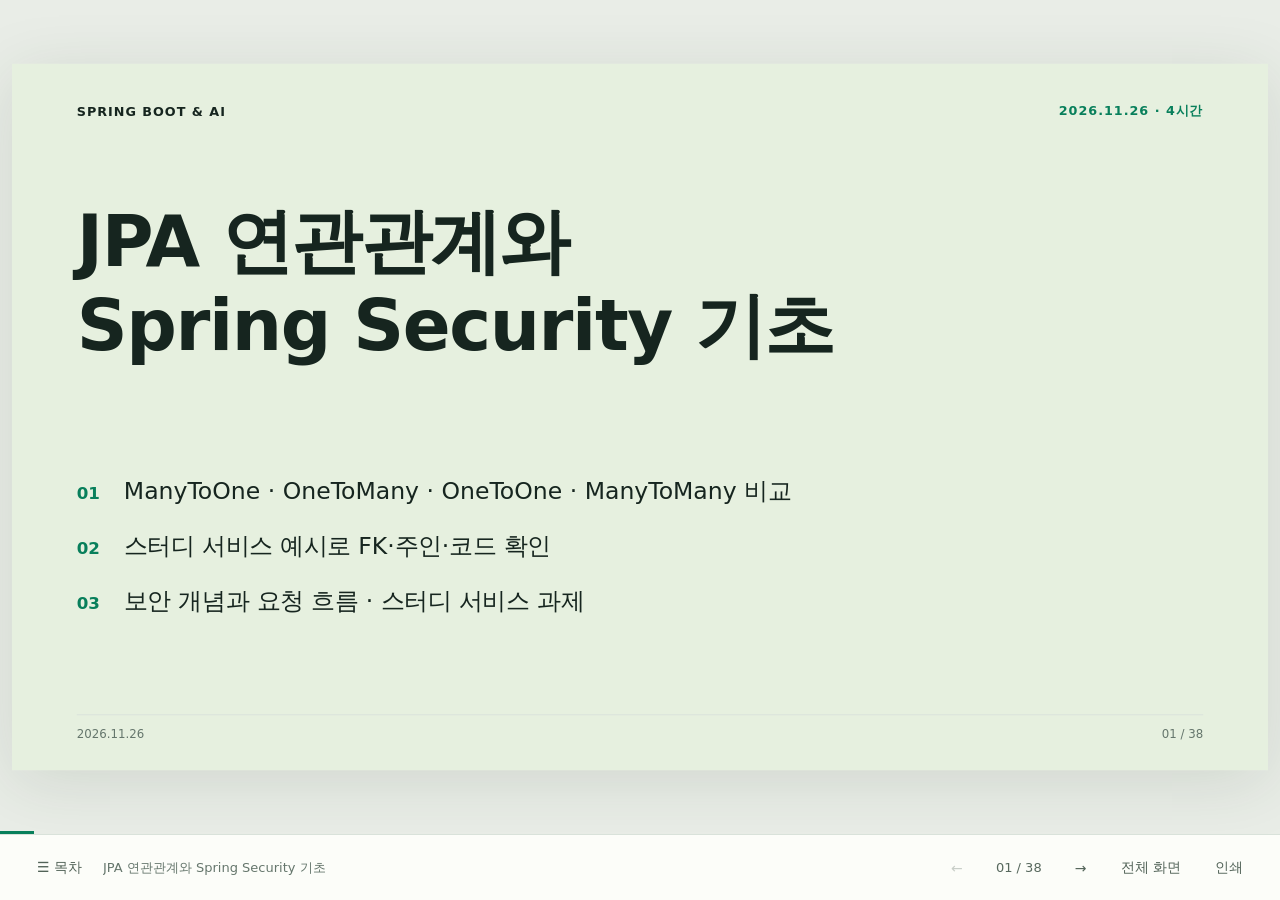
<file: 2026-11-26/index.html>
<!doctype html><html lang="ko"><head><meta charset="utf-8"><meta name="viewport" content="width=device-width,initial-scale=1"><meta name="description" content="JPA 연관관계와 Spring Security 기초"><title>11월 26일 · JPA 연관관계와 Spring Security 기초</title><style>:root{--ink:#16251f;--muted:#65766c;--green:#087f5b;--light:#edf5ee;--line:#d9e2da;--paper:#fcfdf9;--accent:#d5eea7}*{box-sizing:border-box}body{margin:0;background:#e9ede7;color:var(--ink);font-family:Inter,"Pretendard","Apple SD Gothic Neo","Malgun Gothic",system-ui,sans-serif}button,a{font:inherit}button{cursor:pointer;border:0}a{color:var(--green)}button:focus-visible,a:focus-visible{outline:3px solid #72aee6;outline-offset:4px}#workspace{height:calc(100dvh - 66px);position:relative;overflow:hidden;display:flex;align-items:center;justify-content:center}#stage{width:1280px;height:720px;position:absolute;transform-origin:center;flex-shrink:0;box-shadow:0 12px 65px #243a2521}.slide{position:absolute;inset:0;padding:38px 66px 30px;background:var(--paper);display:none;overflow:hidden}.slide.active{display:flex;flex-direction:column}.topline{display:flex;justify-content:space-between;align-items:center;font-size:13px;letter-spacing:1px;color:var(--muted);min-height:20px}.brand{font-weight:750;color:var(--ink)}.chapter-tag{color:var(--green);font-weight:650}h1{font-size:40px;line-height:1.25;letter-spacing:-1.4px;margin:32px 0 0;word-break:keep-all}h3{font-size:27px;line-height:1.35;margin:14px 0;word-break:keep-all}p{font-size:23px;line-height:1.6;margin:10px 0;word-break:keep-all}.subtitle{font-size:20px;line-height:1.5;color:var(--muted);margin-top:13px;word-break:keep-all}.content{flex:1;min-height:0;margin-top:25px;display:flex;flex-direction:column;justify-content:center;gap:20px}.foot{margin-top:15px;padding-top:12px;border-top:1px solid var(--line);display:flex;justify-content:space-between;color:var(--muted);font-size:12px;min-height:26px}.cols{display:grid;grid-template-columns:repeat(2,minmax(0,1fr));gap:36px}.cols.three{grid-template-columns:repeat(3,minmax(0,1fr))}.card{border-top:3px solid var(--green);padding:15px 0}.eyebrow{font-size:15px;color:var(--green);font-weight:750;letter-spacing:.8px;margin-bottom:8px}.card p{font-size:22px}.callout{border-left:4px solid var(--green);background:var(--light);padding:15px 20px;font-size:21px;line-height:1.5;word-break:keep-all}.steps{list-style:none;padding:0;margin:0;display:grid;gap:20px;counter-reset:step}.steps li{counter-increment:step;display:flex;gap:20px;align-items:baseline;font-size:24px;line-height:1.5;word-break:keep-all}.steps li:before{content:counter(step,decimal-leading-zero);font-size:17px;font-weight:750;color:var(--green);width:28px;flex-shrink:0}.lesson-table{width:100%;border-collapse:collapse;font-size:22px;line-height:1.5}.lesson-table th{text-align:left;padding:10px 12px;color:var(--green);font-size:18px}.lesson-table td{border-top:1px solid var(--line);padding:13px 12px;vertical-align:top}.lesson-table td:first-child{font-weight:650;width:36%}.lesson-table td:last-child{color:#52665a}pre{margin:0;background:#f0f4ee;border:1px solid #dde6dc;border-radius:8px;padding:19px 23px;font-family:Consolas,"SFMono-Regular",monospace;font-size:20px;line-height:1.5;tab-size:4;white-space:pre-wrap;overflow-wrap:anywhere;overflow:hidden}code{font-family:Consolas,"SFMono-Regular",monospace}p code,.callout code{font-size:.9em}.code-slide pre{font-size:18px;line-height:1.42;padding:18px 22px}.code-slide .content{gap:14px}.code-slide .eyebrow{font-size:13px;margin:0}.code-slide .callout{font-size:18px;padding:11px 16px}.code-slide h1{font-size:35px;margin-top:28px}.code-slide .subtitle{font-size:18px}.source-button{position:absolute;right:66px;top:105px;padding:9px 13px;border-radius:5px;background:var(--light);color:var(--green);font-size:15px}.file-slide h1{max-width:930px}.file-slide pre{font-size:18px;line-height:1.42}.file-slide .subtitle{font-size:17px}.section{background:#e6f0df}.section h1{font-size:62px;margin-top:100px;max-width:1000px}.section .subtitle{font-size:26px;max-width:950px}.section-number{font-size:105px;line-height:1;font-weight:750;color:#9dbc88;align-self:flex-end}.cover{background:#e6f0df}.cover h1{font-size:72px;margin-top:80px;line-height:1.2}.cover .subtitle{font-size:26px}.cover-bottom{margin-top:auto;display:grid;gap:12px;color:#47633c;font-size:21px}.cover-bottom strong{font-size:31px}.diagram{width:100%;height:auto;max-height:330px;overflow:visible}.diagram text{font-family:Inter,"Apple SD Gothic Neo","Malgun Gothic",system-ui,sans-serif}.references{display:grid;grid-template-columns:1fr 1fr;gap:18px 45px}.references a{display:block;text-decoration:none;border-bottom:1px solid var(--line);padding:16px 0}.references b{display:block;font-size:23px}.references span{display:block;font-size:18px;color:var(--muted);margin-top:7px}#controls{height:66px;background:var(--paper);border-top:1px solid var(--line);display:flex;align-items:center;justify-content:space-between;padding:0 24px;gap:12px}#controls .left,#controls .right{display:flex;align-items:center;gap:8px}#controls button{background:transparent;color:#526358;border-radius:5px;padding:10px 13px;font-size:14px}#controls button:hover{background:var(--light)}#controls button:disabled{opacity:.3}#counter{font-size:13px;min-width:70px;text-align:center;color:#57685d}#current-title{font-size:13px;color:var(--muted);max-width:40vw;white-space:nowrap;overflow:hidden;text-overflow:ellipsis}#progress{position:fixed;bottom:66px;left:0;height:3px;background:var(--green);z-index:4}.overlay{position:fixed;inset:0;background:#10291dcc;z-index:20;display:none;align-items:center;justify-content:center;padding:30px}.overlay.open{display:flex}.panel{background:var(--paper);border-radius:12px;max-width:1080px;width:100%;max-height:90dvh;display:flex;flex-direction:column;padding:28px;min-height:0}.panel-header{display:flex;align-items:center;justify-content:space-between;gap:20px;margin-bottom:18px}.panel-header h2{margin:0;font-size:24px}.close,#copy-source{background:var(--light);color:var(--ink);border-radius:5px;padding:9px 14px}.panel-actions{display:flex;gap:10px}.panel-hint{font-size:14px;color:var(--muted);margin:0 0 15px}#source-code{white-space:pre;overflow:auto;font-size:15px;line-height:1.6;min-height:0}#toc-search{font-size:17px;border:1px solid var(--line);padding:12px 15px;border-radius:6px;margin-bottom:18px}#toc-list{overflow:auto;display:grid;grid-template-columns:1fr 1fr;gap:6px 24px}.toc-item{background:transparent;text-align:left;border-bottom:1px solid var(--line);padding:13px 5px;display:flex;align-items:center;gap:15px;color:var(--ink)}.toc-item.selected,.toc-item:hover{background:var(--light)}.toc-item small{width:30px;font-size:13px;color:var(--green)}.toc-item b{font-size:16px}.toc-item span{display:block;font-size:12px;color:var(--muted);margin-top:4px}#blackout{display:none;position:fixed;inset:0;background:#000;z-index:40}#blackout.open{display:block}.toast{position:fixed;bottom:85px;left:50%;transform:translateX(-50%);background:#163c2c;color:white;border-radius:6px;padding:12px 20px;z-index:50;font-size:15px;display:none}@media(max-width:650px){#controls{padding:0 8px}#controls button{padding:10px 8px;font-size:12px}#current-title,.optional{display:none!important}.overlay{padding:10px}.panel{padding:16px}#toc-list{grid-template-columns:1fr}.panel-header h2{font-size:17px}#source-code{font-size:12px}}@media print{@page{size:1280px 720px;margin:0}html,body{background:white}#controls,#progress,.overlay,#blackout,.toast,.source-button{display:none!important}#workspace{height:auto;display:block;overflow:visible}#stage{width:auto;height:auto;position:static;transform:none!important;box-shadow:none}.slide{display:flex!important;position:relative;width:1280px;height:720px;break-after:page;page-break-after:always;print-color-adjust:exact;-webkit-print-color-adjust:exact}.slide:last-child{break-after:auto}}
</style></head><body data-deck-revision="2026-11-26-v13-simple-security"><main id="workspace" aria-label="강의 슬라이드"><div id="stage"><section class="slide cover active" data-index="0" data-slide-id="lesson-26-0" aria-label="JPA 연관관계와 Spring Security 기초" aria-hidden="false"><div class="topline"><span class="brand">SPRING BOOT &amp; AI</span><span class="chapter-tag">2026.11.26 · 4시간</span></div><h1>JPA 연관관계와<br>Spring Security 기초</h1><div class="content"><ol class="steps"><li>ManyToOne · OneToMany · OneToOne · ManyToMany 비교</li><li>스터디 서비스 예시로 FK·주인·코드 확인</li><li>보안 개념과 요청 흐름 · 스터디 서비스 과제</li></ol></div><footer class="foot"><span>2026.11.26</span><span>01 / 38</span></footer></section><section class="slide " data-index="1" data-slide-id="lesson-26-1" aria-label="스터디 서비스로 배우는 네 가지 관계" aria-hidden="true"><div class="topline"><span class="brand">SPRING BOOT &amp; AI</span><span class="chapter-tag">학습 순서</span></div><h1>스터디 서비스로 배우는 네 가지 관계</h1><div class="content"><svg class="diagram" data-diagram-topic="flow" viewBox="0 0 1148 250" role="img" aria-label="모임 일정·스터디·회원·프로필의 관계를 살펴보고 보안 개념으로 이어갑니다"><title>모임 일정·스터디·회원·프로필의 관계를 살펴보고 보안 개념으로 이어갑니다</title><defs><marker id="arrow-1" markerWidth="9" markerHeight="9" refX="7" refY="4.5" orient="auto"><path d="M0,0 L8,4.5 L0,9" fill="none" stroke="#087f5b" stroke-width="1.5"/></marker></defs><rect x="0.0" y="65" width="357.3333333333333" height="120" rx="14" fill="#edf5ee" stroke="#9fbea9" stroke-width="2"/><text x="178.66666666666666" y="105" text-anchor="middle" fill="#16251f" font-size="25">JPA 네 가지 관계</text><text x="178.66666666666666" y="141" text-anchor="middle" fill="#52665a" font-size="22">예시 · FK · 주인 · 코드</text><path d="M362.3333333333333,125 L388.3333333333333,125" fill="none" stroke="#087f5b" stroke-width="3" marker-end="url(#arrow-1)"/><rect x="395.3333333333333" y="65" width="357.3333333333333" height="120" rx="14" fill="#edf5ee" stroke="#9fbea9" stroke-width="2"/><text x="574.0" y="105" text-anchor="middle" fill="#16251f" font-size="25">Security 기초</text><text x="574.0" y="141" text-anchor="middle" fill="#52665a" font-size="22">인증 · 인가 · 요청 흐름</text><path d="M757.6666666666666,125 L783.6666666666666,125" fill="none" stroke="#087f5b" stroke-width="3" marker-end="url(#arrow-1)"/><rect x="790.6666666666666" y="65" width="357.3333333333333" height="120" rx="14" fill="#edf5ee" stroke="#9fbea9" stroke-width="2"/><text x="969.3333333333333" y="105" text-anchor="middle" fill="#16251f" font-size="25">프로젝트 과제</text><text x="969.3333333333333" y="141" text-anchor="middle" fill="#52665a" font-size="22">스터디 모집 · 모임 관리</text></svg><div class="callout"><a href="UNDERSTANDING-WORKSHEET.md">이해 확인 작업지 ↗</a> · 관계 이해용 예시이며, 과제의 Entity 구성과 서비스 규칙은 자율입니다.</div></div><footer class="foot"><span>2026.11.26</span><span>02 / 38</span></footer></section><section class="slide " data-index="2" data-slide-id="lesson-26-2" aria-label="내 객체 하나가 상대 몇 개와 연결될까?" aria-hidden="true"><div class="topline"><span class="brand">SPRING BOOT &amp; AI</span><span class="chapter-tag">관계 읽기</span></div><h1>내 객체 하나가 상대 몇 개와 연결될까?</h1><div class="content"><table class="lesson-table"><tr><th>매핑</th><th>관계의 개수</th><th>스터디 서비스의 예</th></tr><tr><td>@ManyToOne</td><td>여러 모임이 같은 스터디를 참조</td><td>모임 일정 → 스터디</td></tr><tr><td>@OneToMany</td><td>스터디 하나에 모임 여러 개</td><td>스터디 → 모임 일정 목록</td></tr><tr><td>@OneToOne</td><td>회원 하나에 프로필 최대 하나</td><td>회원 ↔ 별도 프로필</td></tr><tr><td>@ManyToMany</td><td>양쪽 모두 여러 개와 연결</td><td>회원 ↔ 스터디</td></tr></table><div class="callout">PK는 각 행의 고유한 키, FK는 연결할 행의 키를 참조하는 값입니다.<br>Java는 객체 참조, DB는 FK로 연결합니다. 코드는 jakarta.persistence를 사용한 발췌입니다.</div></div><footer class="foot"><span>2026.11.26</span><span>03 / 38</span></footer></section><section class="slide " data-index="3" data-slide-id="lesson-26-3" aria-label="여러 모임 일정이 스터디 하나를 참조" aria-hidden="true"><div class="topline"><span class="brand">SPRING BOOT &amp; AI</span><span class="chapter-tag">① ManyToOne · 다대일</span></div><h1>여러 모임 일정이 스터디 하나를 참조</h1><div class="content"><svg class="diagram" data-diagram-topic="relation-tables" viewBox="0 0 1148 310" role="img" aria-label="study_id가 201인 두 모임 일정은 Java 스터디에 연결됩니다. 숫자는 설명용 식별자입니다"><title>study_id가 201인 두 모임 일정은 Java 스터디에 연결됩니다. 숫자는 설명용 식별자입니다</title><defs><marker id="arrow-2" markerWidth="9" markerHeight="9" refX="7" refY="4.5" orient="auto"><path d="M0,0 L8,4.5 L0,9" fill="none" stroke="#087f5b" stroke-width="1.5"/></marker></defs><rect x="10" y="15" width="390" height="90" rx="14" fill="#edf5ee" stroke="#9fbea9" stroke-width="2"/><text x="205.0" y="55" text-anchor="middle" fill="#16251f" font-size="25">studies · 스터디</text><text x="205.0" y="91" text-anchor="middle" fill="#52665a" font-size="22">id(PK) · title</text><rect x="630" y="15" width="505" height="90" rx="14" fill="#edf5ee" stroke="#9fbea9" stroke-width="2"/><text x="882.5" y="55" text-anchor="middle" fill="#16251f" font-size="25">study_meetings · 모임 일정</text><text x="882.5" y="91" text-anchor="middle" fill="#52665a" font-size="22">id(PK) · title · study_id(FK)</text><text x="35" y="155" text-anchor="start" fill="#16251f" font-size="24">201 · Java</text><text x="650" y="155" text-anchor="start" fill="#16251f" font-size="23">501 · 연관관계 복습 · 201</text><text x="35" y="215" text-anchor="start" fill="#16251f" font-size="24">202 · SQL</text><text x="650" y="215" text-anchor="start" fill="#16251f" font-size="23">502 · 쿼리 연습 · 201</text><text x="35" y="275" text-anchor="start" fill="#16251f" font-size="24"></text><text x="650" y="275" text-anchor="start" fill="#16251f" font-size="23">503 · SQL 문제 풀이 · 202</text><path d="M610,148 L420,148" fill="none" stroke="#087f5b" stroke-width="3" marker-end="url(#arrow-2)"/><path d="M610,208 H520 V155 H420" fill="none" stroke="#087f5b" stroke-width="3" marker-end="url(#arrow-2)"/></svg><div class="callout">연관관계 복습과 쿼리 연습은 study_id=201이므로 같은 Java 스터디에 연결됩니다.<br>모임 일정 한 행에는 스터디 하나의 ID를 저장하면 됩니다. 숫자는 설명용 ID입니다.</div></div><footer class="foot"><span>2026.11.26</span><span>04 / 38</span></footer></section><section class="slide code-slide" data-index="4" data-slide-id="lesson-26-4" aria-label="StudyMeeting.study가 study_id를 매핑" aria-hidden="true"><div class="topline"><span class="brand">SPRING BOOT &amp; AI</span><span class="chapter-tag">① ManyToOne · 다대일</span></div><h1>StudyMeeting.study가 study_id를 매핑</h1><div class="content"><pre data-code-key="meeting-study"><code>// StudyMeeting 내부 · 다른 필드·기본 생성자·getter 생략
@ManyToOne(fetch = FetchType.LAZY, optional = false)
@JoinColumn(name = &quot;study_id&quot;, nullable = false)
private Study study;</code></pre><table class="lesson-table"><tr><th>확인</th><th>이 예시의 답</th></tr><tr><td>FK는 어느 테이블에 있는가?</td><td>study_meetings.study_id</td></tr><tr><td>어느 관계 필드가 FK를 매핑하는가?</td><td>StudyMeeting.study · 이 관계의 주인</td></tr><tr><td>이후 양방향으로 만든다면?</td><td>@ManyToOne인 study가 FK 등록·수정의 기준</td></tr></table><div class="callout">주인은 사람이나 Entity 전체가 아니라 FK 값을 결정하는 관계 필드입니다.<br>스터디장이 모임을 관리한다는 업무 의미와 구분합니다.</div></div><footer class="foot"><span>2026.11.26</span><span>05 / 38</span></footer></section><section class="slide code-slide" data-index="5" data-slide-id="lesson-26-5" aria-label="스터디 객체를 연결한 뒤 모임 일정 저장" aria-hidden="true"><div class="topline"><span class="brand">SPRING BOOT &amp; AI</span><span class="chapter-tag">① ManyToOne · 다대일</span></div><h1>스터디 객체를 연결한 뒤 모임 일정 저장</h1><div class="content"><pre data-code-key="save-meeting"><code>// Service의 @Transactional 메서드 내부 · 이미 저장된 스터디
Study study = studyRepository.findById(studyId).orElseThrow();
StudyMeeting meeting = new StudyMeeting(study, &quot;연관관계 복습&quot;);
meetingRepository.save(meeting);
String title = meeting.getStudy().getTitle(); // &quot;Java&quot;</code></pre><div class="callout">생성자는 this.study = Objects.requireNonNull(study)와 title을 설정한다고 가정합니다.<br>스터디 ID가 201이면 모임의 study_id에 201이 저장됩니다. new만으로 저장되지는 않습니다.<br>LAZY는 필요할 때 조회하도록 설정하는 것이며 SQL 횟수나 N+1 해결을 보장하지 않습니다.</div></div><footer class="foot"><span>2026.11.26</span><span>06 / 38</span></footer></section><section class="slide code-slide" data-index="6" data-slide-id="lesson-26-6" aria-label="다대일 단방향부터 시작하는 이유" aria-hidden="true"><div class="topline"><span class="brand">SPRING BOOT &amp; AI</span><span class="chapter-tag">① ManyToOne · 다대일</span></div><h1>다대일 단방향부터 시작하는 이유</h1><div class="content"><table class="lesson-table"><tr><th>출발점</th><th>스터디 서비스에서의 의미</th></tr><tr><td>StudyMeeting.study만 먼저 작성</td><td>모임의 소속 스터디를 연결·저장·탐색할 수 있음</td></tr><tr><td>FK와 관계 필드가 직접 대응</td><td>study_meetings.study_id ↔ StudyMeeting.study</td></tr><tr><td>처음에는 한쪽 참조만 관리</td><td>양쪽 객체의 내용이 어긋나는 실수를 줄임</td></tr></table><pre data-code-key="find-meetings-by-study"><code>// StudyMeetingRepository에 직접 선언하는 조회 메서드
List&lt;StudyMeeting&gt; findByStudyId(Long studyId);</code></pre><div class="callout">목록 필드가 없어도 Repository로 해당 스터디의 모임들을 조회할 수 있습니다.<br>스터디 객체에서 목록으로 직접 탐색할 필요가 생기면 @OneToMany(mappedBy = "study")를 추가합니다.</div></div><footer class="foot"><span>2026.11.26</span><span>07 / 38</span></footer></section><section class="slide " data-index="7" data-slide-id="lesson-26-7" aria-label="스터디에서도 모임 일정 목록으로 탐색" aria-hidden="true"><div class="topline"><span class="brand">SPRING BOOT &amp; AI</span><span class="chapter-tag">② OneToMany · 일대다</span></div><h1>스터디에서도 모임 일정 목록으로 탐색</h1><div class="content"><svg class="diagram" data-diagram-topic="bidirectional" viewBox="0 0 1148 325" role="img" aria-label="모임 일정의 study 참조와 스터디의 meetings 목록으로 양쪽에서 탐색합니다"><title>모임 일정의 study 참조와 스터디의 meetings 목록으로 양쪽에서 탐색합니다</title><defs><marker id="arrow-3" markerWidth="9" markerHeight="9" refX="7" refY="4.5" orient="auto"><path d="M0,0 L8,4.5 L0,9" fill="none" stroke="#087f5b" stroke-width="1.5"/></marker></defs><rect x="10" y="75" width="365" height="135" rx="14" fill="#edf5ee" stroke="#9fbea9" stroke-width="2"/><text x="192.5" y="115" text-anchor="middle" fill="#16251f" font-size="25">Study 객체</text><text x="192.5" y="151" text-anchor="middle" fill="#52665a" font-size="22">id=201 · Java</text><rect x="745" y="10" width="390" height="110" rx="14" fill="#edf5ee" stroke="#9fbea9" stroke-width="2"/><text x="940.0" y="50" text-anchor="middle" fill="#16251f" font-size="25">StudyMeeting 객체</text><text x="940.0" y="86" text-anchor="middle" fill="#52665a" font-size="22">연관관계 복습 · study</text><rect x="745" y="190" width="390" height="110" rx="14" fill="#edf5ee" stroke="#9fbea9" stroke-width="2"/><text x="940.0" y="230" text-anchor="middle" fill="#16251f" font-size="25">StudyMeeting 객체</text><text x="940.0" y="266" text-anchor="middle" fill="#52665a" font-size="22">쿼리 연습 · study</text><path d="M730,65 H560 V125 H390" fill="none" stroke="#087f5b" stroke-width="3" marker-end="url(#arrow-3)"/><path d="M730,245 H590 V165 H390" fill="none" stroke="#087f5b" stroke-width="3" marker-end="url(#arrow-3)"/><path d="M390,95 H500 V25 H730" fill="none" stroke="#9b4d25" stroke-width="3" marker-end="url(#arrow-3)"/><text x="525" y="290" text-anchor="middle" fill="#9b4d25" font-size="23">meetings는 역방향 탐색 · DB FK는 study_id 하나</text></svg><div class="callout">study.getMeetings()로 스터디 → 모임 일정 탐색을 추가합니다.<br>앞의 StudyMeeting.study는 유지합니다. Java 참조는 두 방향, DB FK는 study_id 하나입니다.</div></div><footer class="foot"><span>2026.11.26</span><span>08 / 38</span></footer></section><section class="slide " data-index="8" data-slide-id="lesson-26-8" aria-label="두 객체가 다른 소속을 가리킨다면?" aria-hidden="true"><div class="topline"><span class="brand">SPRING BOOT &amp; AI</span><span class="chapter-tag">② OneToMany · 일대다</span></div><h1>두 객체가 다른 소속을 가리킨다면?</h1><div class="content"><svg class="diagram" data-diagram-topic="owning-conflict" viewBox="0 0 1148 325" role="img" aria-label="모임의 study는 Java 스터디를 가리키지만 SQL 스터디의 meetings에도 같은 모임이 있어 두 Java 참조가 불일치합니다. DB study_id는 한 값만 저장합니다"><title>모임의 study는 Java 스터디를 가리키지만 SQL 스터디의 meetings에도 같은 모임이 있어 두 Java 참조가 불일치합니다. DB study_id는 한 값만 저장합니다</title><defs><marker id="arrow-4" markerWidth="9" markerHeight="9" refX="7" refY="4.5" orient="auto"><path d="M0,0 L8,4.5 L0,9" fill="none" stroke="#087f5b" stroke-width="1.5"/></marker></defs><rect x="10" y="15" width="300" height="115" rx="14" fill="#edf5ee" stroke="#9fbea9" stroke-width="2"/><text x="160.0" y="55" text-anchor="middle" fill="#16251f" font-size="25">Java 스터디 · 201</text><text x="160.0" y="91" text-anchor="middle" fill="#52665a" font-size="22">모임의 study가 가리킴</text><rect x="430" y="75" width="340" height="125" rx="14" fill="#edf5ee" stroke="#9fbea9" stroke-width="2"/><text x="600.0" y="115" text-anchor="middle" fill="#16251f" font-size="25">StudyMeeting · 501</text><text x="600.0" y="151" text-anchor="middle" fill="#52665a" font-size="22">study = Java(201)</text><rect x="10" y="205" width="300" height="115" rx="14" fill="#edf5ee" stroke="#9fbea9" stroke-width="2"/><text x="160.0" y="245" text-anchor="middle" fill="#16251f" font-size="25">SQL 스터디 · 202</text><text x="160.0" y="281" text-anchor="middle" fill="#52665a" font-size="22">meetings에 모임 501 포함</text><rect x="840" y="95" width="295" height="125" rx="14" fill="#edf5ee" stroke="#9fbea9" stroke-width="2"/><text x="987.5" y="135" text-anchor="middle" fill="#16251f" font-size="25">DB의 study_id</text><text x="987.5" y="171" text-anchor="middle" fill="#52665a" font-size="22">201 또는 202?</text><path d="M415,125 H355 V75 H325" fill="none" stroke="#087f5b" stroke-width="3" marker-end="url(#arrow-4)"/><path d="M325,260 H385 V175 H415" fill="none" stroke="#9b4d25" stroke-width="3" marker-end="url(#arrow-4)"/><text x="560" y="260" text-anchor="middle" fill="#9b4d25" font-size="22">목록에도 같은 모임을 참조</text><path d="M785,140 L825,140" fill="none" stroke="#087f5b" stroke-width="3" marker-end="url(#arrow-4)"/></svg><div class="callout">같은 모임 501인데 meeting.study는 Java, SQL.meetings 목록도 이 모임을 가리킵니다.<br>두 참조가 서로 다르지만 DB의 study_id에는 한 값만 저장할 수 있어 기준이 필요합니다.</div></div><footer class="foot"><span>2026.11.26</span><span>09 / 38</span></footer></section><section class="slide code-slide" data-index="9" data-slide-id="lesson-26-9" aria-label="모임의 소속 설정과 스터디 목록 추가" aria-hidden="true"><div class="topline"><span class="brand">SPRING BOOT &amp; AI</span><span class="chapter-tag">② OneToMany · 일대다</span></div><h1>모임의 소속 설정과 스터디 목록 추가</h1><div class="content"><pre data-code-key="set-both-references"><code>// 생성자는 meeting.study만 설정 · javaStudy.meetings는 처음에 빈 목록
StudyMeeting meeting = new StudyMeeting(javaStudy, &quot;연관관계 복습&quot;); // ①
javaStudy.getMeetings().add(meeting); // ②</code></pre><table class="lesson-table"><tr><th>작업 후</th><th>meeting.study</th><th>javaStudy.meetings</th></tr><tr><td>① 후</td><td>Java 스터디</td><td>빈 목록</td></tr><tr><td>② 후</td><td>Java 스터디</td><td>해당 모임 포함</td></tr></table><div class="callout">①은 주인 meeting.study를 설정합니다. 저장할 때 FK의 기준이며, 현재 Java 목록은 비어 있습니다.<br>②는 목록에 추가하는 작업입니다. 이 목록만으로 FK를 결정하지 않습니다.<br>javaStudy는 저장된 스터디입니다. 두 줄은 객체 상태 설정이며 새 모임 저장은 별도로 필요합니다.</div></div><footer class="foot"><span>2026.11.26</span><span>10 / 38</span></footer></section><section class="slide code-slide" data-index="10" data-slide-id="lesson-26-10" aria-label="양방향 목록은 mappedBy로 연결" aria-hidden="true"><div class="topline"><span class="brand">SPRING BOOT &amp; AI</span><span class="chapter-tag">② OneToMany · 일대다</span></div><h1>양방향 목록은 mappedBy로 연결</h1><div class="content"><pre data-code-key="inverse-meetings"><code>// Study 내부 · java.util.List, ArrayList 사용
@OneToMany(mappedBy = &quot;study&quot;)
private List&lt;StudyMeeting&gt; meetings = new ArrayList&lt;&gt;();</code></pre><table class="lesson-table"><tr><th>이름</th><th>무엇을 가리키는가?</th></tr><tr><td>study</td><td>상대 StudyMeeting의 Java 관계 필드 이름</td></tr><tr><td>study_id</td><td>DB 컬럼 이름 · mappedBy 값이 아님</td></tr><tr><td>mappedBy = "study"</td><td>FK 변경 기준은 반대편 StudyMeeting.study라는 뜻</td></tr></table><div class="callout">이 N:1 양방향 매핑에서 Study.meetings는 역방향입니다.<br>목록 변경만으로 FK가 바뀌지는 않습니다. Study의 일반 속성 수정까지 금지하는 뜻은 아닙니다.</div></div><footer class="foot"><span>2026.11.26</span><span>11 / 38</span></footer></section><section class="slide code-slide" data-index="11" data-slide-id="lesson-26-11" aria-label="양쪽 객체 참조를 맞추고 저장" aria-hidden="true"><div class="topline"><span class="brand">SPRING BOOT &amp; AI</span><span class="chapter-tag">② OneToMany · 일대다</span></div><h1>양쪽 객체 참조를 맞추고 저장</h1><div class="content"><pre data-code-key="association-helper"><code>// Study 내부 · 새 모임 일정 생성 전용 편의 메서드
public StudyMeeting addMeeting(String title) {
    StudyMeeting meeting = new StudyMeeting(this, title); // meeting.study 설정
    meetings.add(meeting);                              // 내 목록에도 추가
    return meeting;
}
// Service의 @Transactional 메서드 내부 · 저장된 study
StudyMeeting created = study.addMeeting(&quot;연관관계 복습&quot;);
meetingRepository.save(created);</code></pre><div class="callout">목록에만 추가하면 study_id 설정이 끝나지 않습니다. 주인 필드도 설정해야 합니다.<br>반대로 주인을 바꿔도 이미 읽은 목록이 자동 수정되지는 않으므로 양쪽을 맞춥니다.<br>이 예시에는 cascade가 없어서 새 모임 일정도 명시적으로 저장합니다.</div></div><footer class="foot"><span>2026.11.26</span><span>12 / 38</span></footer></section><section class="slide code-slide" data-index="12" data-slide-id="lesson-26-12" aria-label="일대다 단방향은 별도의 매핑 방식" aria-hidden="true"><div class="topline"><span class="brand">SPRING BOOT &amp; AI</span><span class="chapter-tag">② OneToMany · 일대다</span></div><h1>일대다 단방향은 별도의 매핑 방식</h1><div class="content"><pre data-code-key="one-to-many-unidirectional"><code>// 대안 모델의 Study 내부 · StudyMeeting.study는 없는 경우
@OneToMany
@JoinColumn(name = &quot;study_id&quot;)
private List&lt;StudyMeeting&gt; meetings = new ArrayList&lt;&gt;();</code></pre><table class="lesson-table"><tr><th>앞의 양방향 매핑</th><th>이 단방향 대안</th></tr><tr><td>StudyMeeting.study가 FK 쓰기 관리</td><td>Study.meetings가 모임 테이블의 FK 쓰기 관리</td></tr><tr><td>목록에 mappedBy="study"</td><td>목록에 @JoinColumn · mappedBy 없음</td></tr></table><div class="callout">두 설정을 같은 필드에 동시에 적용하는 예제가 아닙니다. FK 위치는 모두 모임 테이블입니다.<br>추가 UPDATE 등이 생길 수 있어 이 수업은 다대일을 먼저 매핑하고 필요한 역방향만 추가합니다.</div></div><footer class="foot"><span>2026.11.26</span><span>13 / 38</span></footer></section><section class="slide " data-index="13" data-slide-id="lesson-26-13" aria-label="회원 한 명에 별도 프로필 하나" aria-hidden="true"><div class="topline"><span class="brand">SPRING BOOT &amp; AI</span><span class="chapter-tag">③ OneToOne · 일대일</span></div><h1>회원 한 명에 별도 프로필 하나</h1><div class="content"><svg class="diagram" data-diagram-topic="one-to-one" viewBox="0 0 1148 300" role="img" aria-label="프로필 테이블에 회원 FK를 두고 UNIQUE로 회원당 프로필 최대 한 행을 보장합니다"><title>프로필 테이블에 회원 FK를 두고 UNIQUE로 회원당 프로필 최대 한 행을 보장합니다</title><defs><marker id="arrow-5" markerWidth="9" markerHeight="9" refX="7" refY="4.5" orient="auto"><path d="M0,0 L8,4.5 L0,9" fill="none" stroke="#087f5b" stroke-width="1.5"/></marker></defs><rect x="10" y="20" width="420" height="105" rx="14" fill="#edf5ee" stroke="#9fbea9" stroke-width="2"/><text x="220.0" y="60" text-anchor="middle" fill="#16251f" font-size="25">members</text><text x="220.0" y="96" text-anchor="middle" fill="#52665a" font-size="22">id(PK) · nickname</text><rect x="735" y="20" width="400" height="105" rx="14" fill="#edf5ee" stroke="#9fbea9" stroke-width="2"/><text x="935.0" y="60" text-anchor="middle" fill="#16251f" font-size="25">member_profiles</text><text x="935.0" y="96" text-anchor="middle" fill="#52665a" font-size="22">id(PK) · member_id(FK · UNIQUE)</text><text x="35" y="190" text-anchor="start" fill="#16251f" font-size="25">101 · 서연</text><text x="760" y="190" text-anchor="start" fill="#16251f" font-size="25">301 · 101</text><path d="M715,175 L450,175" fill="none" stroke="#087f5b" stroke-width="3" marker-end="url(#arrow-5)"/><text x="582.5" y="161.0" text-anchor="middle" fill="#087f5b" font-size="21">member_id → id</text><text x="574" y="270" text-anchor="middle" fill="#9b4d25" font-size="23">다른 프로필 행에 member_id=101을 다시 저장하면 UNIQUE 위반</text></svg><div class="callout">이 예시는 프로필 테이블에 member_id를 둡니다. FK는 회원을 연결하고 UNIQUE는 중복을 막습니다.<br>UNIQUE는 회원당 프로필이 최대 하나임을 보장하며, 모든 회원에게 프로필을 자동 생성하지는 않습니다.</div></div><footer class="foot"><span>2026.11.26</span><span>14 / 38</span></footer></section><section class="slide code-slide" data-index="14" data-slide-id="lesson-26-14" aria-label="프로필의 member 필드가 FK를 매핑" aria-hidden="true"><div class="topline"><span class="brand">SPRING BOOT &amp; AI</span><span class="chapter-tag">③ OneToOne · 일대일</span></div><h1>프로필의 member 필드가 FK를 매핑</h1><div class="content"><pre data-code-key="one-to-one-mapping"><code>// MemberProfile 내부 · 다른 필드·기본 생성자 생략
@OneToOne(fetch = FetchType.LAZY, optional = false)
@JoinColumn(name = &quot;member_id&quot;, unique = true, nullable = false)
private Member member;

// Member 내부 · 역방향 탐색이 필요할 때만 추가
@OneToOne(mappedBy = &quot;member&quot;, fetch = FetchType.LAZY)
private MemberProfile profile;</code></pre><div class="callout">이 예시의 주인은 MemberProfile.member입니다. 반대쪽은 mappedBy="member"를 사용합니다.<br>일대일 FK를 어느 테이블에 둘지 먼저 정한 뒤 판단합니다.<br>역방향 일대일의 실제 LAZY 동작은 구현체·설정에 따라 달라질 수 있습니다.</div></div><footer class="foot"><span>2026.11.26</span><span>15 / 38</span></footer></section><section class="slide code-slide" data-index="15" data-slide-id="lesson-26-15" aria-label="프로필 저장과 중복 연결 결과" aria-hidden="true"><div class="topline"><span class="brand">SPRING BOOT &amp; AI</span><span class="chapter-tag">③ OneToOne · 일대일</span></div><h1>프로필 저장과 중복 연결 결과</h1><div class="content"><pre data-code-key="one-to-one-save"><code>// Service의 @Transactional 메서드 내부
Member member = memberRepository.findById(memberId).orElseThrow();
MemberProfile profile = new MemberProfile(member, &quot;백엔드를 공부합니다&quot;);
profileRepository.save(profile);
String nickname = profile.getMember().getNickname(); // &quot;서연&quot;</code></pre><div class="callout">생성자는 member·자기소개를 설정한다고 가정합니다. 새 프로필은 명시적으로 저장합니다.<br>이미 member_id=101인 프로필이 있는데 다른 프로필도 101에 연결하면 DB UNIQUE 제약에 걸립니다.<br>역방향 profile까지 사용한다면 Java 양쪽 참조도 직접 맞춰야 합니다.</div></div><footer class="foot"><span>2026.11.26</span><span>16 / 38</span></footer></section><section class="slide " data-index="16" data-slide-id="lesson-26-16" aria-label="회원과 스터디는 서로 여러 개 연결" aria-hidden="true"><div class="topline"><span class="brand">SPRING BOOT &amp; AI</span><span class="chapter-tag">④ ManyToMany · 다대다</span></div><h1>회원과 스터디는 서로 여러 개 연결</h1><div class="content"><table class="lesson-table"><tr><th>연결 테이블의 member_id</th><th>study_id</th><th>읽는 방법</th></tr><tr><td>101 · 서연</td><td>201 · Java</td><td>서연이 Java 스터디에 참여</td></tr><tr><td>102 · 민수</td><td>201 · Java</td><td>민수도 Java 스터디에 참여</td></tr><tr><td>102 · 민수</td><td>202 · SQL</td><td>민수는 SQL 스터디에도 참여</td></tr></table><div class="callout">회원 한 명이 스터디 여러 개, 스터디 하나에도 회원 여러 명이 연결됩니다.<br>DB에서는 두 테이블 사이에 연결 테이블이 필요합니다. ID는 설명용입니다.</div></div><footer class="foot"><span>2026.11.26</span><span>17 / 38</span></footer></section><section class="slide code-slide" data-index="17" data-slide-id="lesson-26-17" aria-label="단순 연결은 @ManyToMany로 매핑 가능" aria-hidden="true"><div class="topline"><span class="brand">SPRING BOOT &amp; AI</span><span class="chapter-tag">④ ManyToMany · 다대다</span></div><h1>단순 연결은 @ManyToMany로 매핑 가능</h1><div class="content"><pre data-code-key="many-to-many-direct"><code>// Member 내부 · Study는 이미 저장된 Entity라고 가정
@ManyToMany
@JoinTable(name = &quot;member_study_pairs&quot;,
    joinColumns = @JoinColumn(name = &quot;member_id&quot;),
    inverseJoinColumns = @JoinColumn(name = &quot;study_id&quot;))
private Set&lt;Study&gt; studies = new HashSet&lt;&gt;();</code></pre><div class="callout">이 설정에서는 Member.studies가 연결 테이블의 쓰기 관리 기준입니다.<br>양방향이 필요하면 Study 쪽에 @ManyToMany(mappedBy = "studies")를 추가할 수 있습니다.<br>가입한 시각 같은 추가 속성을 직접 다뤄야 한다면 연결 Entity가 더 적합합니다.</div></div><footer class="foot"><span>2026.11.26</span><span>18 / 38</span></footer></section><section class="slide " data-index="18" data-slide-id="lesson-26-18" aria-label="가입을 Entity로 만들면 다대일 두 개" aria-hidden="true"><div class="topline"><span class="brand">SPRING BOOT &amp; AI</span><span class="chapter-tag">④ ManyToMany · 다대다</span></div><h1>가입을 Entity로 만들면 다대일 두 개</h1><div class="content"><svg class="diagram" data-diagram-topic="many-to-many" viewBox="0 0 1148 325" role="img" aria-label="Member와 Study의 다대다 관계를 StudyMember의 두 다대일 관계로 나눕니다"><title>Member와 Study의 다대다 관계를 StudyMember의 두 다대일 관계로 나눕니다</title><defs><marker id="arrow-6" markerWidth="9" markerHeight="9" refX="7" refY="4.5" orient="auto"><path d="M0,0 L8,4.5 L0,9" fill="none" stroke="#087f5b" stroke-width="1.5"/></marker></defs><rect x="10" y="75" width="285" height="120" rx="14" fill="#edf5ee" stroke="#9fbea9" stroke-width="2"/><text x="152.5" y="115" text-anchor="middle" fill="#16251f" font-size="25">Member</text><text x="152.5" y="151" text-anchor="middle" fill="#52665a" font-size="22">id · nickname</text><rect x="390" y="40" width="370" height="190" rx="14" fill="#edf5ee" stroke="#9fbea9" stroke-width="2"/><text x="575.0" y="80" text-anchor="middle" fill="#16251f" font-size="25">StudyMember</text><text x="575.0" y="116" text-anchor="middle" fill="#52665a" font-size="22">id · member · study</text><rect x="850" y="75" width="285" height="120" rx="14" fill="#edf5ee" stroke="#9fbea9" stroke-width="2"/><text x="992.5" y="115" text-anchor="middle" fill="#16251f" font-size="25">Study</text><text x="992.5" y="151" text-anchor="middle" fill="#52665a" font-size="22">id · title</text><text x="575" y="185" text-anchor="middle" fill="#52665a" font-size="22">joinedAt · 가입한 시각</text><path d="M375,135 L310,135" fill="none" stroke="#087f5b" stroke-width="3" marker-end="url(#arrow-6)"/><text x="342.5" y="121.0" text-anchor="middle" fill="#087f5b" font-size="21">N:1</text><path d="M775,135 L835,135" fill="none" stroke="#087f5b" stroke-width="3" marker-end="url(#arrow-6)"/><text x="805.0" y="121.0" text-anchor="middle" fill="#087f5b" font-size="21">N:1</text><text x="574" y="295" text-anchor="middle" fill="#087f5b" font-size="24">회원 한 명이 여러 스터디 · 스터디 하나에 여러 회원</text></svg><div class="callout">StudyMember.member → Member, StudyMember.study → Study로 각각 @ManyToOne을 매핑합니다.<br>가입 한 건을 객체로 다루므로 joinedAt 같은 속성도 저장할 수 있습니다.<br>이후 코드는 직접 @ManyToMany를 쓰는 앞 방식 대신 선택하는 설계입니다.</div></div><footer class="foot"><span>2026.11.26</span><span>19 / 38</span></footer></section><section class="slide code-slide" data-index="19" data-slide-id="lesson-26-19" aria-label="가입 Entity의 식별자와 중복 제약" aria-hidden="true"><div class="topline"><span class="brand">SPRING BOOT &amp; AI</span><span class="chapter-tag">④ ManyToMany · 다대다</span></div><h1>가입 Entity의 식별자와 중복 제약</h1><div class="content"><pre data-code-key="study-member-identity"><code>// StudyMember 선언 · 뒤 장표에서 필드가 이어집니다.
@Entity
@Table(name = &quot;study_members&quot;, uniqueConstraints =
    @UniqueConstraint(columnNames = {&quot;member_id&quot;, &quot;study_id&quot;}))
public class StudyMember {
    @Id @GeneratedValue
    private Long id;
    // 관계 필드·joinedAt·기본 생성자·getter는 다음 장표 또는 생략
}</code></pre><div class="callout">별도 id로 가입 한 건을 구분합니다. (member_id, study_id)의 UNIQUE로 같은 스터디의 중복 참여를 막습니다.<br>@Table 제약은 실제 DB 스키마에도 반영되어 있어야 합니다. 요청값 검사와는 별개입니다.</div></div><footer class="foot"><span>2026.11.26</span><span>20 / 38</span></footer></section><section class="slide code-slide" data-index="20" data-slide-id="lesson-26-20" aria-label="가입 Entity가 FK 두 개를 각각 매핑" aria-hidden="true"><div class="topline"><span class="brand">SPRING BOOT &amp; AI</span><span class="chapter-tag">④ ManyToMany · 다대다</span></div><h1>가입 Entity가 FK 두 개를 각각 매핑</h1><div class="content"><pre data-code-key="study-member-fields"><code>// 앞 장표의 StudyMember 클래스 내부
@ManyToOne(fetch = FetchType.LAZY, optional = false)
@JoinColumn(name = &quot;member_id&quot;, nullable = false)
private Member member;

@ManyToOne(fetch = FetchType.LAZY, optional = false)
@JoinColumn(name = &quot;study_id&quot;, nullable = false)
private Study study;

private LocalDateTime joinedAt;</code></pre><div class="callout">StudyMember.member와 StudyMember.study가 각각 자기 관계의 주인입니다.<br>하나의 Entity에도 주인 관계 필드가 여러 개 있을 수 있습니다. 기본 생성자·import는 생략했습니다.</div></div><footer class="foot"><span>2026.11.26</span><span>21 / 38</span></footer></section><section class="slide code-slide" data-index="21" data-slide-id="lesson-26-21" aria-label="저장할 대상은 스터디 가입 한 건" aria-hidden="true"><div class="topline"><span class="brand">SPRING BOOT &amp; AI</span><span class="chapter-tag">④ ManyToMany · 다대다</span></div><h1>저장할 대상은 스터디 가입 한 건</h1><div class="content"><pre data-code-key="study-member-save"><code>// Service의 @Transactional 메서드 내부
Member member = memberRepository.findById(memberId).orElseThrow();
Study study = studyRepository.findById(studyId).orElseThrow();
StudyMember joined = new StudyMember(member, study, LocalDateTime.now());
studyMemberRepository.save(joined);

List&lt;StudyMember&gt; rows = studyMemberRepository.findByMemberId(memberId);
// 각 row.getStudy().getTitle()로 회원이 참여한 스터디 이름을 읽습니다.</code></pre><div class="callout">생성자는 member·study·joinedAt을 설정하며 Repository는 JpaRepository를 확장한다고 가정합니다.<br>조회 메서드는 List&lt;StudyMember&gt; findByMemberId(Long memberId)입니다.<br>양방향 목록은 필요할 때 추가합니다. 새 스터디까지 자동 저장·삭제된다고 가정하지 않습니다.</div></div><footer class="foot"><span>2026.11.26</span><span>22 / 38</span></footer></section><section class="slide " data-index="22" data-slide-id="lesson-26-22" aria-label="개수·FK·주인을 나눠 확인" aria-hidden="true"><div class="topline"><span class="brand">SPRING BOOT &amp; AI</span><span class="chapter-tag">관계별 정리</span></div><h1>개수·FK·주인을 나눠 확인</h1><div class="content"><table class="lesson-table"><tr><th>매핑 사례</th><th>FK·연결 정보</th><th>이 예시의 쓰기 관리 기준</th></tr><tr><td>N:1 양방향</td><td>study_meetings.study_id</td><td>StudyMeeting.study</td></tr><tr><td>1:N 단방향 대안</td><td>study_meetings.study_id</td><td>Study.meetings</td></tr><tr><td>1:1 · 프로필에 FK</td><td>member_profiles.member_id + UNIQUE</td><td>MemberProfile.member</td></tr><tr><td>N:M → 가입 Entity</td><td>study_members의 member_id·study_id</td><td>StudyMember.member · StudyMember.study</td></tr></table><div class="callout">관계의 실제 개수에 맞게 매핑합니다. 일대일·다대다를 무조건 다대일 하나로 바꾸지는 않습니다.<br>일대다 관계는 다대일 단방향부터 시작하고, 필요한 역방향 탐색을 추가합니다.<br>양쪽 Java 참조는 개발자가 맞추고, DTO와 LAZY·N+1 조회도 따로 확인합니다.</div></div><footer class="foot"><span>2026.11.26</span><span>23 / 38</span></footer></section><section class="slide " data-index="23" data-slide-id="lesson-26-23" aria-label="객체의 책임과 참조 방향" aria-hidden="true"><div class="topline"><span class="brand">SPRING BOOT &amp; AI</span><span class="chapter-tag">객체지향 설계</span></div><h1>객체의 책임과 참조 방향</h1><div class="content"><table class="lesson-table"><tr><th>객체·계층</th><th>스터디 종료 기능에서 맡을 일</th></tr><tr><td>Study</td><td>자기 상태와 종료 가능 여부 판단</td></tr><tr><td>StudyMeeting</td><td>자기 일정의 취소 조건 판단·상태 변경</td></tr><tr><td>Service</td><td>필요한 객체 조회·권한 확인 조율·작업 순서·트랜잭션 경계</td></tr><tr><td>Repository</td><td>조건에 맞는 객체 조회와 저장</td></tr></table><div class="callout">연결을 저장하는 방법을 봤으니, 이제 각 객체에 어떤 일을 맡길지 봅니다.<br>이 책임 분리는 하나의 설계 예시입니다. 맡은 일을 하려면 누구를 알아야 할지 생각합니다.<br>FK 쓰기 기준인 연관관계의 주인과 업무 책임은 별개입니다.<br>이 예시의 Entity에는 HTTP 요청 처리나 Repository 조회 코드를 넣지 않습니다.</div></div><footer class="foot"><span>2026.11.26</span><span>24 / 38</span></footer></section><section class="slide code-slide" data-index="24" data-slide-id="lesson-26-24" aria-label="상태 변경과 캡슐화" aria-hidden="true"><div class="topline"><span class="brand">SPRING BOOT &amp; AI</span><span class="chapter-tag">객체지향 설계</span></div><h1>상태 변경과 캡슐화</h1><div class="content"><pre data-code-key="meeting-encapsulation"><code>// StudyMeeting 내부 · 필드·enum 선언 등은 생략한 개념 예시
public void cancelIfUpcoming(LocalDateTime now) {
    if (status == MeetingStatus.SCHEDULED &amp;&amp; startsAt.isAfter(now)) {
        status = MeetingStatus.CANCELLED;
    }
}</code></pre><div class="callout">예시 규칙: 예정 상태이며 시작 시각이 현재보다 뒤인 모임만 취소합니다.<br>호출하는 쪽은 동작을 요청하고, 모임 객체가 자기 상태·시각을 보고 변경 여부를 판단합니다.<br>여러 곳의 setStatus 대신 규칙을 메서드에 모읍니다. 캡슐화는 허용할 변경 방법도 정하는 일입니다.<br>Java 상태 변경의 DB 반영은 영속 상태·트랜잭션도 확인합니다.</div></div><footer class="foot"><span>2026.11.26</span><span>25 / 38</span></footer></section><section class="slide code-slide" data-index="25" data-slide-id="lesson-26-25" aria-label="양방향 참조와 객체의 동작" aria-hidden="true"><div class="topline"><span class="brand">SPRING BOOT &amp; AI</span><span class="chapter-tag">객체지향 설계</span></div><h1>양방향 참조와 객체의 동작</h1><div class="content"><svg class="diagram" data-diagram-topic="object-collaboration" viewBox="0 0 1148 100" role="img" aria-label="스터디가 목록의 각 모임에 취소 판단을 요청하고 자기 상태를 종료로 바꾸는 설계 예시"><title>스터디가 목록의 각 모임에 취소 판단을 요청하고 자기 상태를 종료로 바꾸는 설계 예시</title><defs><marker id="arrow-7" markerWidth="9" markerHeight="9" refX="7" refY="4.5" orient="auto"><path d="M0,0 L8,4.5 L0,9" fill="none" stroke="#087f5b" stroke-width="1.5"/></marker></defs><rect x="10" y="5" width="350" height="85" rx="14" fill="#edf5ee" stroke="#9fbea9" stroke-width="2"/><text x="185.0" y="45" text-anchor="middle" fill="#16251f" font-size="25">Study.close(now)</text><text x="185.0" y="81" text-anchor="middle" fill="#52665a" font-size="22">스터디 종료 요청</text><rect x="615" y="5" width="520" height="85" rx="14" fill="#edf5ee" stroke="#9fbea9" stroke-width="2"/><text x="875.0" y="45" text-anchor="middle" fill="#16251f" font-size="25">각 StudyMeeting</text><text x="875.0" y="81" text-anchor="middle" fill="#52665a" font-size="22">cancelIfUpcoming(now)</text><path d="M380,48 L595,48" fill="none" stroke="#087f5b" stroke-width="3" marker-end="url(#arrow-7)"/><text x="487.5" y="34.0" text-anchor="middle" fill="#087f5b" font-size="21">목록의 모임에 요청</text></svg><pre data-code-key="study-close-collaboration"><code>// Study 내부 · 종료 가능 상태 검사는 별도 구현한다고 가정
public void close(LocalDateTime now) {
    for (StudyMeeting meeting : meetings) {
        meeting.cancelIfUpcoming(now);
    }
    status = StudyStatus.CLOSED;
}</code></pre><div class="callout">스터디가 모임들을 직접 사용해 종료를 수행하는 설계라면 meetings 참조가 유용합니다.<br>각 모임은 자기 취소 규칙을 판단합니다. 양방향이 항상 더 객체지향적인 것은 아닙니다.<br>Service가 필요한 데이터 조회와 트랜잭션을 준비합니다. 모임이 많다면 별도 처리도 검토합니다.</div></div><footer class="foot"><span>2026.11.26</span><span>26 / 38</span></footer></section><section class="slide " data-index="26" data-slide-id="lesson-26-26" aria-label="목록 조회와 객체 탐색의 선택" aria-hidden="true"><div class="topline"><span class="brand">SPRING BOOT &amp; AI</span><span class="chapter-tag">객체지향 설계</span></div><h1>목록 조회와 객체 탐색의 선택</h1><div class="content"><table class="lesson-table"><tr><th>필요한 동작</th><th>설계 선택</th></tr><tr><td>화면의 목록·검색·페이징</td><td>Repository에서 목적에 맞게 조회</td></tr><tr><td>Study가 모임들을 직접 다루는 동작 수행</td><td>Study.meetings 역방향 참조 검토</td></tr><tr><td>Service가 모임들을 조회해 각 메서드 호출</td><td>양방향 없이도 종료 기능 구현 가능</td></tr></table><div class="callout">객체의 책임을 먼저 정하고 필요한 참조만 둡니다. 양방향이면 양쪽 참조도 맞춥니다.<br>양방향 자체가 객체지향성이나 조회 SQL 감소를 보장하지는 않습니다.<br>어느 설계든 트랜잭션 경계와 실제 SQL을 확인합니다.<br>기능을 만들었다면 이제 누가 사용하고, 누가 수정할 수 있는지 확인해야 합니다.</div></div><footer class="foot"><span>2026.11.26</span><span>27 / 38</span></footer></section><section class="slide " data-index="27" data-slide-id="lesson-26-27" aria-label="인증과 인가" aria-hidden="true"><div class="topline"><span class="brand">SPRING BOOT &amp; AI</span><span class="chapter-tag">Security 기초</span></div><h1>인증과 인가</h1><div class="content"><table class="lesson-table"><tr><th>구분</th><th>확인하는 질문</th><th>스터디 서비스 예시</th></tr><tr><td>인증</td><td>누구인가?</td><td>서연 회원으로 로그인했는지 확인</td></tr><tr><td>인가</td><td>이 요청을 허용할까?</td><td>해당 스터디의 모임을 수정할 권한 확인</td></tr></table><div class="callout">기능을 만들었다면 누가 사용하고 수정할 수 있는지도 정해야 합니다.<br>개발자가 접근 규칙을 설정하면 Spring Security가 로그인과 요청별 확인을 돕습니다.<br>로그인에 성공해도 모든 스터디의 모임을 수정할 수 있는 것은 아닙니다.</div></div><footer class="foot"><span>2026.11.26</span><span>28 / 38</span></footer></section><section class="slide " data-index="28" data-slide-id="lesson-26-28" aria-label="쿠키와 세션으로 로그인 상태 이어가기" aria-hidden="true"><div class="topline"><span class="brand">SPRING BOOT &amp; AI</span><span class="chapter-tag">로그인 상태</span></div><h1>쿠키와 세션으로 로그인 상태 이어가기</h1><div class="content"><svg class="diagram" data-diagram-topic="session-login" viewBox="0 0 1148 325" role="img" aria-label="로그인 검증 후 서버가 인증 결과를 보관하고 세션 ID를 쿠키로 응답하며 다음 요청에서 그 ID로 인증 결과를 복원합니다"><title>로그인 검증 후 서버가 인증 결과를 보관하고 세션 ID를 쿠키로 응답하며 다음 요청에서 그 ID로 인증 결과를 복원합니다</title><defs><marker id="arrow-8" markerWidth="9" markerHeight="9" refX="7" refY="4.5" orient="auto"><path d="M0,0 L8,4.5 L0,9" fill="none" stroke="#087f5b" stroke-width="1.5"/></marker></defs><rect x="10" y="0" width="330" height="85" rx="14" fill="#edf5ee" stroke="#9fbea9" stroke-width="2"/><text x="175.0" y="40" text-anchor="middle" fill="#16251f" font-size="25">브라우저 · 로그인</text><text x="175.0" y="76" text-anchor="middle" fill="#52665a" font-size="22">아이디·비밀번호 제출</text><rect x="805" y="0" width="330" height="85" rx="14" fill="#edf5ee" stroke="#9fbea9" stroke-width="2"/><text x="970.0" y="40" text-anchor="middle" fill="#16251f" font-size="25">서버 · 로그인 검증</text><text x="970.0" y="76" text-anchor="middle" fill="#52665a" font-size="22">계정·비밀번호 확인</text><path d="M360,45 L785,45" fill="none" stroke="#087f5b" stroke-width="3" marker-end="url(#arrow-8)"/><text x="572.5" y="31.0" text-anchor="middle" fill="#087f5b" font-size="21">1. 로그인 요청</text><rect x="10" y="110" width="330" height="85" rx="14" fill="#edf5ee" stroke="#9fbea9" stroke-width="2"/><text x="175.0" y="150" text-anchor="middle" fill="#16251f" font-size="25">브라우저 · 쿠키</text><text x="175.0" y="186" text-anchor="middle" fill="#52665a" font-size="22">세션 ID 보관</text><rect x="805" y="110" width="330" height="85" rx="14" fill="#edf5ee" stroke="#9fbea9" stroke-width="2"/><text x="970.0" y="150" text-anchor="middle" fill="#16251f" font-size="25">서버 · 세션</text><text x="970.0" y="186" text-anchor="middle" fill="#52665a" font-size="22">인증 결과 보관</text><path d="M785,155 L360,155" fill="none" stroke="#087f5b" stroke-width="3" marker-end="url(#arrow-8)"/><text x="572.5" y="141.0" text-anchor="middle" fill="#087f5b" font-size="21">2. 세션 ID 쿠키 응답</text><rect x="10" y="220" width="330" height="85" rx="14" fill="#edf5ee" stroke="#9fbea9" stroke-width="2"/><text x="175.0" y="260" text-anchor="middle" fill="#16251f" font-size="25">브라우저 · 다음 요청</text><text x="175.0" y="296" text-anchor="middle" fill="#52665a" font-size="22">전송 조건에 맞는 쿠키 첨부</text><rect x="805" y="220" width="330" height="85" rx="14" fill="#edf5ee" stroke="#9fbea9" stroke-width="2"/><text x="970.0" y="260" text-anchor="middle" fill="#16251f" font-size="25">서버 · 인증 정보 복원</text><text x="970.0" y="296" text-anchor="middle" fill="#52665a" font-size="22">세션 ID로 상태 확인</text><path d="M360,265 L785,265" fill="none" stroke="#087f5b" stroke-width="3" marker-end="url(#arrow-8)"/><text x="572.5" y="251.0" text-anchor="middle" fill="#087f5b" font-size="21">3. 보호 경로 요청</text></svg><div class="callout">브라우저는 쿠키에 세션 ID를 보관하고, 전송 조건에 맞는 요청에 보냅니다.<br>서버는 세션에 인증 결과를 보관하고, 다음 요청의 세션 ID로 사용자를 확인합니다.</div></div><footer class="foot"><span>2026.11.26</span><span>29 / 38</span></footer></section><section class="slide " data-index="29" data-slide-id="lesson-26-29" aria-label="Filter는 요청·응답을 처리하는 중간 단계" aria-hidden="true"><div class="topline"><span class="brand">SPRING BOOT &amp; AI</span><span class="chapter-tag">Filter</span></div><h1>Filter는 요청·응답을 처리하는 중간 단계</h1><div class="content"><svg class="diagram" data-diagram-topic="filter-roundtrip" viewBox="0 0 1148 285" role="img" aria-label="필터는 chain.doFilter로 다음 필터와 Servlet을 호출하며 반환 시 앞선 필터로 되돌아옵니다"><title>필터는 chain.doFilter로 다음 필터와 Servlet을 호출하며 반환 시 앞선 필터로 되돌아옵니다</title><defs><marker id="arrow-9" markerWidth="9" markerHeight="9" refX="7" refY="4.5" orient="auto"><path d="M0,0 L8,4.5 L0,9" fill="none" stroke="#087f5b" stroke-width="1.5"/></marker></defs><rect x="10" y="55" width="220" height="105" rx="14" fill="#edf5ee" stroke="#9fbea9" stroke-width="2"/><text x="120.0" y="95" text-anchor="middle" fill="#16251f" font-size="25">브라우저</text><text x="120.0" y="131" text-anchor="middle" fill="#52665a" font-size="22">HTTP 요청</text><rect x="305" y="55" width="220" height="105" rx="14" fill="#edf5ee" stroke="#9fbea9" stroke-width="2"/><text x="415.0" y="95" text-anchor="middle" fill="#16251f" font-size="25">필터 A</text><text x="415.0" y="131" text-anchor="middle" fill="#52665a" font-size="22">예: 요청 기록</text><rect x="600" y="55" width="220" height="105" rx="14" fill="#edf5ee" stroke="#9fbea9" stroke-width="2"/><text x="710.0" y="95" text-anchor="middle" fill="#16251f" font-size="25">필터 B</text><text x="710.0" y="131" text-anchor="middle" fill="#52665a" font-size="22">예: 보안 검사</text><rect x="895" y="55" width="240" height="105" rx="14" fill="#edf5ee" stroke="#9fbea9" stroke-width="2"/><text x="1015.0" y="95" text-anchor="middle" fill="#16251f" font-size="25">Servlet</text><text x="1015.0" y="131" text-anchor="middle" fill="#52665a" font-size="22">MVC 요청 처리</text><path d="M250,100 L285,100" fill="none" stroke="#087f5b" stroke-width="3" marker-end="url(#arrow-9)"/><path d="M545,100 L580,100" fill="none" stroke="#087f5b" stroke-width="3" marker-end="url(#arrow-9)"/><path d="M840,100 L875,100" fill="none" stroke="#087f5b" stroke-width="3" marker-end="url(#arrow-9)"/><text x="574" y="25" text-anchor="middle" fill="#087f5b" font-size="23">요청 → A의 앞 처리 → B의 앞 처리 → Servlet</text><path d="M1000,205 L145,205" fill="none" stroke="#087f5b" stroke-width="3" marker-end="url(#arrow-9)"/><text x="574" y="250" text-anchor="middle" fill="#087f5b" font-size="23">응답은 호출이 끝나는 순서대로 B → A → 브라우저</text></svg><div class="callout">Controller마다 같은 확인을 반복하지 않도록, 앞단에서 요청을 공통으로 처리할 수 있습니다.<br>chain.doFilter는 다음 필터 또는 Servlet으로 처리를 이어갑니다.<br>필터에서 응답을 끝내면 Controller까지 가지 않을 수도 있습니다.</div></div><footer class="foot"><span>2026.11.26</span><span>30 / 38</span></footer></section><section class="slide " data-index="30" data-slide-id="lesson-26-30" aria-label="Filter와 HandlerInterceptor의 실행 위치" aria-hidden="true"><div class="topline"><span class="brand">SPRING BOOT &amp; AI</span><span class="chapter-tag">Filter와 Interceptor</span></div><h1>Filter와 HandlerInterceptor의 실행 위치</h1><div class="content"><svg class="diagram" data-diagram-topic="mvc-interceptor-position" viewBox="0 0 1148 280" role="img" aria-label="Filter 뒤의 DispatcherServlet이 HandlerMapping으로 handler와 Interceptor를 선택하고 preHandle을 거쳐 HandlerAdapter로 Controller를 호출합니다"><title>Filter 뒤의 DispatcherServlet이 HandlerMapping으로 handler와 Interceptor를 선택하고 preHandle을 거쳐 HandlerAdapter로 Controller를 호출합니다</title><defs><marker id="arrow-10" markerWidth="9" markerHeight="9" refX="7" refY="4.5" orient="auto"><path d="M0,0 L8,4.5 L0,9" fill="none" stroke="#087f5b" stroke-width="1.5"/></marker></defs><text x="574" y="20" text-anchor="middle" fill="#087f5b" font-size="23">정상 동기 요청 · DispatcherServlet이 MVC 내부 순서를 조율</text><rect x="10" y="35" width="300" height="85" rx="14" fill="#edf5ee" stroke="#9fbea9" stroke-width="2"/><text x="160.0" y="75" text-anchor="middle" fill="#16251f" font-size="25">Filter</text><text x="160.0" y="111" text-anchor="middle" fill="#52665a" font-size="22">Servlet 앞의 공통 처리</text><rect x="420" y="35" width="300" height="85" rx="14" fill="#edf5ee" stroke="#9fbea9" stroke-width="2"/><text x="570.0" y="75" text-anchor="middle" fill="#16251f" font-size="25">DispatcherServlet</text><text x="570.0" y="111" text-anchor="middle" fill="#52665a" font-size="22">MVC 요청 처리 시작</text><rect x="830" y="35" width="305" height="85" rx="14" fill="#edf5ee" stroke="#9fbea9" stroke-width="2"/><text x="982.5" y="75" text-anchor="middle" fill="#16251f" font-size="25">HandlerMapping</text><text x="982.5" y="111" text-anchor="middle" fill="#52665a" font-size="22">handler·Interceptor 선택</text><path d="M330,78 L400,78" fill="none" stroke="#087f5b" stroke-width="3" marker-end="url(#arrow-10)"/><path d="M740,78 L810,78" fill="none" stroke="#087f5b" stroke-width="3" marker-end="url(#arrow-10)"/><rect x="735" y="180" width="400" height="85" rx="14" fill="#edf5ee" stroke="#9fbea9" stroke-width="2"/><text x="935.0" y="220" text-anchor="middle" fill="#16251f" font-size="25">preHandle</text><text x="935.0" y="256" text-anchor="middle" fill="#52665a" font-size="22">선택된 handler 실행 전</text><rect x="10" y="180" width="510" height="85" rx="14" fill="#edf5ee" stroke="#9fbea9" stroke-width="2"/><text x="265.0" y="220" text-anchor="middle" fill="#16251f" font-size="25">HandlerAdapter</text><text x="265.0" y="256" text-anchor="middle" fill="#52665a" font-size="22">선택된 Controller 호출</text><path d="M980,135 L980,165" fill="none" stroke="#087f5b" stroke-width="3" marker-end="url(#arrow-10)"/><path d="M715,222 L540,222" fill="none" stroke="#087f5b" stroke-width="3" marker-end="url(#arrow-10)"/><text x="627.5" y="208.0" text-anchor="middle" fill="#087f5b" font-size="21">true면 계속</text></svg><table class="lesson-table"><tr><th>구분</th><th>처리 범위</th></tr><tr><td>Filter</td><td>Servlet 표준 · 매핑된 요청·응답의 공통 처리</td></tr><tr><td>HandlerInterceptor</td><td>Spring MVC · 선택된 handler 앞뒤의 공통 처리</td></tr></table></div><footer class="foot"><span>2026.11.26</span><span>31 / 38</span></footer></section><section class="slide " data-index="31" data-slide-id="lesson-26-31" aria-label="HandlerInterceptor의 세 가지 시점" aria-hidden="true"><div class="topline"><span class="brand">SPRING BOOT &amp; AI</span><span class="chapter-tag">MVC Interceptor</span></div><h1>HandlerInterceptor의 세 가지 시점</h1><div class="content"><table class="lesson-table"><tr><th>메서드</th><th>언제 무엇을 하는가?</th></tr><tr><td>preHandle</td><td>대상 선택 후 실행 전. true면 계속, false면 중단하며 응답은 직접 처리</td></tr><tr><td>postHandle</td><td>정상 반환 후 뷰 렌더링 전. REST 응답 본문은 이미 처리되어 본문 수정에 쓰지 않음</td></tr><tr><td>afterCompletion</td><td>MVC 완료 뒤 정리·로그. 자신의 preHandle이 true였을 때 호출</td></tr></table><div class="callout">정상 동기 요청의 예시입니다. 모임 API의 처리 메서드 이름·수행 시간 로그 등에 활용합니다.<br>인증·인가는 Spring Security를 우선 검토합니다. Interceptor만으로 보안을 대체하지 않습니다.</div></div><footer class="foot"><span>2026.11.26</span><span>32 / 38</span></footer></section><section class="slide " data-index="32" data-slide-id="lesson-26-32" aria-label="Spring Security의 요청 확인 순서" aria-hidden="true"><div class="topline"><span class="brand">SPRING BOOT &amp; AI</span><span class="chapter-tag">Spring Security</span></div><h1>Spring Security의 요청 확인 순서</h1><div class="content"><svg class="diagram" data-diagram-topic="simple-security-flow" viewBox="0 0 1148 290" role="img" aria-label="보안 필터들이 인증 정보와 접근 허용 여부를 확인하고 요청을 허용하면 MVC 업무 처리를 계속하는 개념 흐름"><title>보안 필터들이 인증 정보와 접근 허용 여부를 확인하고 요청을 허용하면 MVC 업무 처리를 계속하는 개념 흐름</title><defs><marker id="arrow-11" markerWidth="9" markerHeight="9" refX="7" refY="4.5" orient="auto"><path d="M0,0 L8,4.5 L0,9" fill="none" stroke="#087f5b" stroke-width="1.5"/></marker></defs><rect x="10" y="10" width="1125" height="75" rx="14" fill="#edf5ee" stroke="#9fbea9" stroke-width="2"/><text x="572.5" y="50" text-anchor="middle" fill="#16251f" font-size="25">SecurityFilterChain · 여러 보안 Filter의 묶음</text><rect x="10" y="155" width="305" height="110" rx="14" fill="#edf5ee" stroke="#9fbea9" stroke-width="2"/><text x="162.5" y="195" text-anchor="middle" fill="#16251f" font-size="25">인증 정보 확인</text><text x="162.5" y="231" text-anchor="middle" fill="#52665a" font-size="22">로그인한 사용자인가?</text><path d="M335,210 L400,210" fill="none" stroke="#087f5b" stroke-width="3" marker-end="url(#arrow-11)"/><rect x="420" y="155" width="305" height="110" rx="14" fill="#edf5ee" stroke="#9fbea9" stroke-width="2"/><text x="572.5" y="195" text-anchor="middle" fill="#16251f" font-size="25">접근 허용 확인</text><text x="572.5" y="231" text-anchor="middle" fill="#52665a" font-size="22">이 요청을 해도 되는가?</text><path d="M745,210 L810,210" fill="none" stroke="#087f5b" stroke-width="3" marker-end="url(#arrow-11)"/><rect x="830" y="155" width="305" height="110" rx="14" fill="#edf5ee" stroke="#9fbea9" stroke-width="2"/><text x="982.5" y="195" text-anchor="middle" fill="#16251f" font-size="25">MVC 업무 처리</text><text x="982.5" y="231" text-anchor="middle" fill="#52665a" font-size="22">Controller · Service</text><path d="M160,100 V140" fill="none" stroke="#087f5b" stroke-width="3" marker-end="url(#arrow-11)"/></svg><div class="callout">경로에 맞는 SecurityFilterChain 하나를 선택하고, 안의 여러 Filter를 순서대로 실행합니다.<br>그림은 주요 역할만 묶었습니다. 허용되지 않은 요청은 MVC 업무 처리 전에 끝날 수 있습니다.</div></div><footer class="foot"><span>2026.11.26</span><span>33 / 38</span></footer></section><section class="slide " data-index="33" data-slide-id="lesson-26-33" aria-label="SSO는 여러 서비스의 반복 로그인을 줄입니다" aria-hidden="true"><div class="topline"><span class="brand">SPRING BOOT &amp; AI</span><span class="chapter-tag">SSO</span></div><h1>SSO는 여러 서비스의 반복 로그인을 줄입니다</h1><div class="content"><svg class="diagram" data-diagram-topic="sso-flow" viewBox="0 0 1148 325" role="img" aria-label="앱 A 로그인 후 앱 B도 같은 IdP로 이동하여 기존 인증 상태를 활용하고 각 앱은 자기 세션과 권한을 관리합니다"><title>앱 A 로그인 후 앱 B도 같은 IdP로 이동하여 기존 인증 상태를 활용하고 각 앱은 자기 세션과 권한을 관리합니다</title><defs><marker id="arrow-12" markerWidth="9" markerHeight="9" refX="7" refY="4.5" orient="auto"><path d="M0,0 L8,4.5 L0,9" fill="none" stroke="#087f5b" stroke-width="1.5"/></marker></defs><rect x="10" y="10" width="320" height="105" rx="14" fill="#edf5ee" stroke="#9fbea9" stroke-width="2"/><text x="170.0" y="50" text-anchor="middle" fill="#16251f" font-size="25">앱 A에 접근</text><text x="170.0" y="86" text-anchor="middle" fill="#52665a" font-size="22">A의 로그인 시작</text><rect x="410" y="10" width="320" height="105" rx="14" fill="#edf5ee" stroke="#9fbea9" stroke-width="2"/><text x="570.0" y="50" text-anchor="middle" fill="#16251f" font-size="25">중앙 인증 서버 · IdP</text><text x="570.0" y="86" text-anchor="middle" fill="#52665a" font-size="22">처음에는 로그인 필요</text><rect x="810" y="10" width="325" height="105" rx="14" fill="#edf5ee" stroke="#9fbea9" stroke-width="2"/><text x="972.5" y="50" text-anchor="middle" fill="#16251f" font-size="25">앱 A</text><text x="972.5" y="86" text-anchor="middle" fill="#52665a" font-size="22">인증 응답 검증 · A 세션</text><path d="M350,60 L390,60" fill="none" stroke="#087f5b" stroke-width="3" marker-end="url(#arrow-12)"/><path d="M750,60 L790,60" fill="none" stroke="#087f5b" stroke-width="3" marker-end="url(#arrow-12)"/><rect x="10" y="200" width="320" height="105" rx="14" fill="#edf5ee" stroke="#9fbea9" stroke-width="2"/><text x="170.0" y="240" text-anchor="middle" fill="#16251f" font-size="25">앱 B에 접근</text><text x="170.0" y="276" text-anchor="middle" fill="#52665a" font-size="22">B의 로그인 시작</text><rect x="410" y="200" width="320" height="105" rx="14" fill="#edf5ee" stroke="#9fbea9" stroke-width="2"/><text x="570.0" y="240" text-anchor="middle" fill="#16251f" font-size="25">같은 IdP</text><text x="570.0" y="276" text-anchor="middle" fill="#52665a" font-size="22">기존 로그인 상태 재사용</text><rect x="810" y="200" width="325" height="105" rx="14" fill="#edf5ee" stroke="#9fbea9" stroke-width="2"/><text x="972.5" y="240" text-anchor="middle" fill="#16251f" font-size="25">앱 B</text><text x="972.5" y="276" text-anchor="middle" fill="#52665a" font-size="22">인증 응답 검증 · B 세션</text><path d="M350,250 L390,250" fill="none" stroke="#087f5b" stroke-width="3" marker-end="url(#arrow-12)"/><path d="M750,250 L790,250" fill="none" stroke="#087f5b" stroke-width="3" marker-end="url(#arrow-12)"/><text x="574" y="160" text-anchor="middle" fill="#087f5b" font-size="22">브라우저가 로그인 경로로 이동하고 각 앱으로 돌아오는 흐름</text></svg><div class="callout">SSO는 같은 중앙 인증 서버의 로그인 상태를 활용해 반복 로그인을 줄이는 구성입니다.<br>앱 A와 B는 인증 결과를 확인하고 각자의 로그인 상태와 접근 권한을 관리합니다.</div></div><footer class="foot"><span>2026.11.26</span><span>34 / 38</span></footer></section><section class="slide " data-index="34" data-slide-id="lesson-26-34" aria-label="Security는 기본 로그인부터 직접 학습" aria-hidden="true"><div class="topline"><span class="brand">SPRING BOOT &amp; AI</span><span class="chapter-tag">Security 자율 학습</span></div><h1>Security는 기본 로그인부터 직접 학습</h1><div class="content"><div class="references"><a href="https://docs.spring.io/spring-security/reference/servlet/getting-started.html"><b>1. 기본 로그인 ↗</b><span>로그인 전·후 요청 비교</span></a><a href="https://docs.spring.io/spring-security/reference/servlet/authentication/session-management.html"><b>2. 세션과 로그인 상태 ↗</b><span>다음 요청에서도 사용자 확인</span></a><a href="https://docs.spring.io/spring-security/reference/servlet/authorization/authorize-http-requests.html"><b>3. 경로별 접근 허용 ↗</b><span>공개·로그인·운영자 요청 구분</span></a></div><div class="callout">예: 스터디 조회는 공개, 참여는 로그인 필요, 모임 수정은 해당 스터디 운영자만 허용합니다.<br>운영자 여부처럼 데이터에 따른 권한도 확인합니다. 프로젝트 버전에 맞는 문서를 봅니다.<br>Security 구현은 이번 스터디 과제의 필수 조건이 아닙니다.</div></div><footer class="foot"><span>2026.11.26</span><span>35 / 38</span></footer></section><section class="slide " data-index="35" data-slide-id="lesson-26-35" aria-label="스터디 모집·모임 관리 서비스" aria-hidden="true"><div class="topline"><span class="brand">SPRING BOOT &amp; AI</span><span class="chapter-tag">JPA 과제</span></div><h1>스터디 모집·모임 관리 서비스</h1><div class="content"><table class="lesson-table"><tr><th>핵심 기능</th><th>만들 서비스</th></tr><tr><td>회원·프로필</td><td>회원 정보와 자기소개 관리</td></tr><tr><td>스터디</td><td>스터디 개설과 목록·상세 조회</td></tr><tr><td>참여</td><td>스터디 참여·탈퇴와 참여 목록 조회</td></tr><tr><td>모임 일정</td><td>스터디별 일정 등록·조회</td></tr></table><div class="callout">회원들이 스터디를 만들고 참여하며 모임 일정을 관리하는 새 REST API 프로젝트입니다.<br>기능에 필요한 데이터와 구체적인 동작은 직접 설계합니다.</div></div><footer class="foot"><span>2026.11.26</span><span>36 / 38</span></footer></section><section class="slide " data-index="36" data-slide-id="lesson-26-36" aria-label="연관관계와 서비스 규칙 정하기" aria-hidden="true"><div class="topline"><span class="brand">SPRING BOOT &amp; AI</span><span class="chapter-tag">JPA 과제 · 자율 설계</span></div><h1>연관관계와 서비스 규칙 정하기</h1><div class="content"><ol class="steps"><li>Entity 구성·필드·API를 직접 설계</li><li>일대일·일대다/다대일·여러 회원과 여러 스터디의 관계를 JPA로 표현</li><li>관계 방향·FK와 가입 정보의 표현 방식을 결정하고 이유 정리</li><li>중복 참여·정원·탈퇴 등 서비스 규칙을 직접 정의</li></ol><div class="callout">여력이 있다면 재가입·스터디장 위임 등 원하는 기능을 확장해 봅니다.<br>선택한 관계와 규칙이 서비스 동작에 맞는지 설명할 수 있어야 합니다.</div></div><footer class="foot"><span>2026.11.26</span><span>37 / 38</span></footer></section><section class="slide " data-index="37" data-slide-id="lesson-26-37" aria-label="구현 내용과 설계 이유를 PR에 설명" aria-hidden="true"><div class="topline"><span class="brand">SPRING BOOT &amp; AI</span><span class="chapter-tag">JPA 과제 · 제출</span></div><h1>구현 내용과 설계 이유를 PR에 설명</h1><div class="content"><ol class="steps"><li>새 Spring Boot 프로젝트에서 JPA로 DB에 저장하고 기능 구현</li><li>기존 fork 저장소의 자율 이름 폴더에 추가하고 공용 저장소로 PR 제출</li><li>PR에 구현 기능·Entity 관계도·관계와 트랜잭션 설계 이유·직접 정한 규칙 작성</li></ol><div class="callout">프로젝트 구조·API·브랜치 이름은 자율입니다. 기존 프로젝트는 보존합니다.<br>로그인·프론트는 선택이며 테스트 코드 구현은 필수가 아닙니다.<br><a href="https://github.com/sesac-ddm-4-web/sesac-spring-boot-study">공용 저장소 ↗</a></div></div><footer class="foot"><span>2026.11.26</span><span>38 / 38</span></footer></section></div></main><div id="progress"></div><nav id="controls" aria-label="발표 제어"><div class="left"><button id="toc-button" title="목차 (O)">☰ 목차</button><span id="current-title"></span></div><div class="right"><button id="prev" aria-label="이전 슬라이드">←</button><span id="counter" aria-live="polite"></span><button id="next" aria-label="다음 슬라이드">→</button><button id="fullscreen" title="전체 화면 (F)">전체 화면</button><button id="print" class="optional" title="전체 슬라이드 인쇄">인쇄</button></div></nav>
<div id="toc" class="overlay" role="dialog" aria-modal="true" aria-label="슬라이드 목차"><div class="panel"><div class="panel-header"><h2>슬라이드 목차</h2><button class="close" data-close="toc">닫기 Esc</button></div><input id="toc-search" placeholder="제목 또는 주제 검색" aria-label="목차 검색"><div id="toc-list"></div></div></div>
<div id="blackout" title="클릭하거나 B를 눌러 돌아가기"></div><div id="toast" class="toast" role="status"></div>

<div id="source" class="overlay" role="dialog" aria-modal="true" aria-labelledby="source-title"><div class="panel"><div class="panel-header"><h2 id="source-title">파일 전체 코드</h2><div class="panel-actions"><button id="copy-source">코드 복사</button><button class="close">닫기 Esc</button></div></div><p class="panel-hint" id="source-path"></p><pre id="source-code" tabindex="0"></pre></div></div>
<script type="application/json" id="deck-data">[{"ch": "2026.11.26 · 4시간", "title": "JPA 연관관계와\u003cbr>Spring Security 기초"}, {"ch": "학습 순서", "title": "스터디 서비스로 배우는 네 가지 관계"}, {"ch": "관계 읽기", "title": "내 객체 하나가 상대 몇 개와 연결될까?"}, {"ch": "① ManyToOne · 다대일", "title": "여러 모임 일정이 스터디 하나를 참조"}, {"ch": "① ManyToOne · 다대일", "title": "StudyMeeting.study가 study_id를 매핑"}, {"ch": "① ManyToOne · 다대일", "title": "스터디 객체를 연결한 뒤 모임 일정 저장"}, {"ch": "① ManyToOne · 다대일", "title": "다대일 단방향부터 시작하는 이유"}, {"ch": "② OneToMany · 일대다", "title": "스터디에서도 모임 일정 목록으로 탐색"}, {"ch": "② OneToMany · 일대다", "title": "두 객체가 다른 소속을 가리킨다면?"}, {"ch": "② OneToMany · 일대다", "title": "모임의 소속 설정과 스터디 목록 추가"}, {"ch": "② OneToMany · 일대다", "title": "양방향 목록은 mappedBy로 연결"}, {"ch": "② OneToMany · 일대다", "title": "양쪽 객체 참조를 맞추고 저장"}, {"ch": "② OneToMany · 일대다", "title": "일대다 단방향은 별도의 매핑 방식"}, {"ch": "③ OneToOne · 일대일", "title": "회원 한 명에 별도 프로필 하나"}, {"ch": "③ OneToOne · 일대일", "title": "프로필의 member 필드가 FK를 매핑"}, {"ch": "③ OneToOne · 일대일", "title": "프로필 저장과 중복 연결 결과"}, {"ch": "④ ManyToMany · 다대다", "title": "회원과 스터디는 서로 여러 개 연결"}, {"ch": "④ ManyToMany · 다대다", "title": "단순 연결은 @ManyToMany로 매핑 가능"}, {"ch": "④ ManyToMany · 다대다", "title": "가입을 Entity로 만들면 다대일 두 개"}, {"ch": "④ ManyToMany · 다대다", "title": "가입 Entity의 식별자와 중복 제약"}, {"ch": "④ ManyToMany · 다대다", "title": "가입 Entity가 FK 두 개를 각각 매핑"}, {"ch": "④ ManyToMany · 다대다", "title": "저장할 대상은 스터디 가입 한 건"}, {"ch": "관계별 정리", "title": "개수·FK·주인을 나눠 확인"}, {"ch": "객체지향 설계", "title": "객체의 책임과 참조 방향"}, {"ch": "객체지향 설계", "title": "상태 변경과 캡슐화"}, {"ch": "객체지향 설계", "title": "양방향 참조와 객체의 동작"}, {"ch": "객체지향 설계", "title": "목록 조회와 객체 탐색의 선택"}, {"ch": "Security 기초", "title": "인증과 인가"}, {"ch": "로그인 상태", "title": "쿠키와 세션으로 로그인 상태 이어가기"}, {"ch": "Filter", "title": "Filter는 요청·응답을 처리하는 중간 단계"}, {"ch": "Filter와 Interceptor", "title": "Filter와 HandlerInterceptor의 실행 위치"}, {"ch": "MVC Interceptor", "title": "HandlerInterceptor의 세 가지 시점"}, {"ch": "Spring Security", "title": "Spring Security의 요청 확인 순서"}, {"ch": "SSO", "title": "SSO는 여러 서비스의 반복 로그인을 줄입니다"}, {"ch": "Security 자율 학습", "title": "Security는 기본 로그인부터 직접 학습"}, {"ch": "JPA 과제", "title": "스터디 모집·모임 관리 서비스"}, {"ch": "JPA 과제 · 자율 설계", "title": "연관관계와 서비스 규칙 정하기"}, {"ch": "JPA 과제 · 제출", "title": "구현 내용과 설계 이유를 PR에 설명"}]</script><script type="application/json" id="source-data">{}</script><script>

const SLIDES=JSON.parse(document.getElementById('deck-data').textContent);
let index=0,lastFocus=null;
const els=[...document.querySelectorAll('.slide')],$=id=>document.getElementById(id);
const clean=s=>s.replace(/<[^>]*>/g,' ');
function scale(){const w=$('workspace').clientWidth,h=$('workspace').clientHeight;$('stage').style.transform='scale('+Math.max(.1,Math.min((w-24)/1280,(h-24)/720))+')'}
function show(n){index=Math.max(0,Math.min(els.length-1,n));els.forEach((el,i)=>{el.classList.toggle('active',i===index);el.setAttribute('aria-hidden',i===index?'false':'true')});$('counter').textContent=String(index+1).padStart(2,'0')+' / '+els.length;$('current-title').textContent=clean(SLIDES[index].title);$('progress').style.width=((index+1)/els.length*100)+'%';$('prev').disabled=index===0;$('next').disabled=index===els.length-1;history.replaceState(null,'','#slide-'+(index+1))}
function openToc(){lastFocus=document.activeElement;$('toc').classList.add('open');renderToc();$('toc-search').focus()}
function closeToc(){$('toc').classList.remove('open');lastFocus?.focus()}
function renderToc(){const q=$('toc-search').value.toLowerCase();$('toc-list').replaceChildren();SLIDES.forEach((s,i)=>{if(!(clean(s.title)+' '+s.ch).toLowerCase().includes(q))return;const b=document.createElement('button');b.className='toc-item'+(i===index?' selected':'');const no=document.createElement('small');no.textContent=String(i+1).padStart(2,'0');const box=document.createElement('div'),t=document.createElement('b'),c=document.createElement('span');t.textContent=clean(s.title);c.textContent=s.ch;box.append(t,c);b.append(no,box);b.onclick=()=>{show(i);closeToc()};$('toc-list').appendChild(b)})}
async function full(){try{if(document.fullscreenElement)await document.exitFullscreen();else await document.documentElement.requestFullscreen()}catch{}}
$('prev').onclick=()=>show(index-1);$('next').onclick=()=>show(index+1);$('toc-button').onclick=openToc;$('fullscreen').onclick=full;$('print').onclick=()=>window.print();$('toc-search').oninput=renderToc;
$('toc').querySelector('.close').onclick=closeToc;$('toc').addEventListener('click',e=>{if(e.target===$('toc'))closeToc()});$('blackout').onclick=()=>$('blackout').classList.remove('open');
window.addEventListener('keydown',e=>{if(e.key==='Escape'){closeToc();closeSource();$('blackout').classList.remove('open');return}if($('source').classList.contains('open')){trapSource(e);return}if($('toc').classList.contains('open')){if(e.key==='Tab'){const f=[...$('toc').querySelectorAll('button,input,a[href]')],first=f[0],last=f[f.length-1];if(e.shiftKey&&document.activeElement===first){e.preventDefault();last.focus()}else if(!e.shiftKey&&document.activeElement===last){e.preventDefault();first.focus()}}return}if(/INPUT|TEXTAREA|SELECT/.test(e.target.tagName)||e.ctrlKey||e.metaKey||e.altKey)return;if(['ArrowRight','ArrowDown','PageDown',' '].includes(e.key)){e.preventDefault();show(index+1)}if(['ArrowLeft','ArrowUp','PageUp'].includes(e.key)){e.preventDefault();show(index-1)}if(e.key==='Home')show(0);if(e.key==='End')show(els.length-1);if(e.key.toLowerCase()==='o')openToc();if(e.key.toLowerCase()==='f')full();if(e.key.toLowerCase()==='b')$('blackout').classList.toggle('open')});
window.addEventListener('resize',scale);window.addEventListener('hashchange',()=>{const n=Number(location.hash.replace('#slide-',''));if(n>0)show(n-1)});
show(Math.max(0,Number(location.hash.replace('#slide-',''))-1)||0);scale();



const SOURCES=JSON.parse(document.getElementById('source-data').textContent);
let sourceFocus=null;
function openSource(key){sourceFocus=document.activeElement;$('source-title').textContent=key;$('source-path').textContent=(key.endsWith('Test.java')?'src/test/java/':'src/main/java/')+'com/example/orderlab/'+key;$('source-code').textContent=SOURCES[key];$('source').classList.add('open');$('source').querySelector('.close').focus()}
function closeSource(){if(!$('source').classList.contains('open'))return;$('source').classList.remove('open');sourceFocus?.focus()}
function trapSource(e){if(e.key!=='Tab')return;const f=[...$('source').querySelectorAll('button,[tabindex="0"]')],first=f[0],last=f[f.length-1];if(e.shiftKey&&document.activeElement===first){e.preventDefault();last.focus()}else if(!e.shiftKey&&document.activeElement===last){e.preventDefault();first.focus()}}
$('source').querySelector('.close').onclick=closeSource;$('source').addEventListener('click',e=>{if(e.target===$('source'))closeSource()});
document.querySelectorAll('[data-source-key]').forEach(b=>b.onclick=()=>openSource(b.dataset.sourceKey));
$('copy-source').onclick=async()=>{try{await navigator.clipboard.writeText($('source-code').textContent);$('copy-source').textContent='복사 완료';setTimeout(()=>$('copy-source').textContent='코드 복사',1500)}catch{$('copy-source').textContent='본문을 선택해 복사하세요'}};
</script></body></html>
</file>
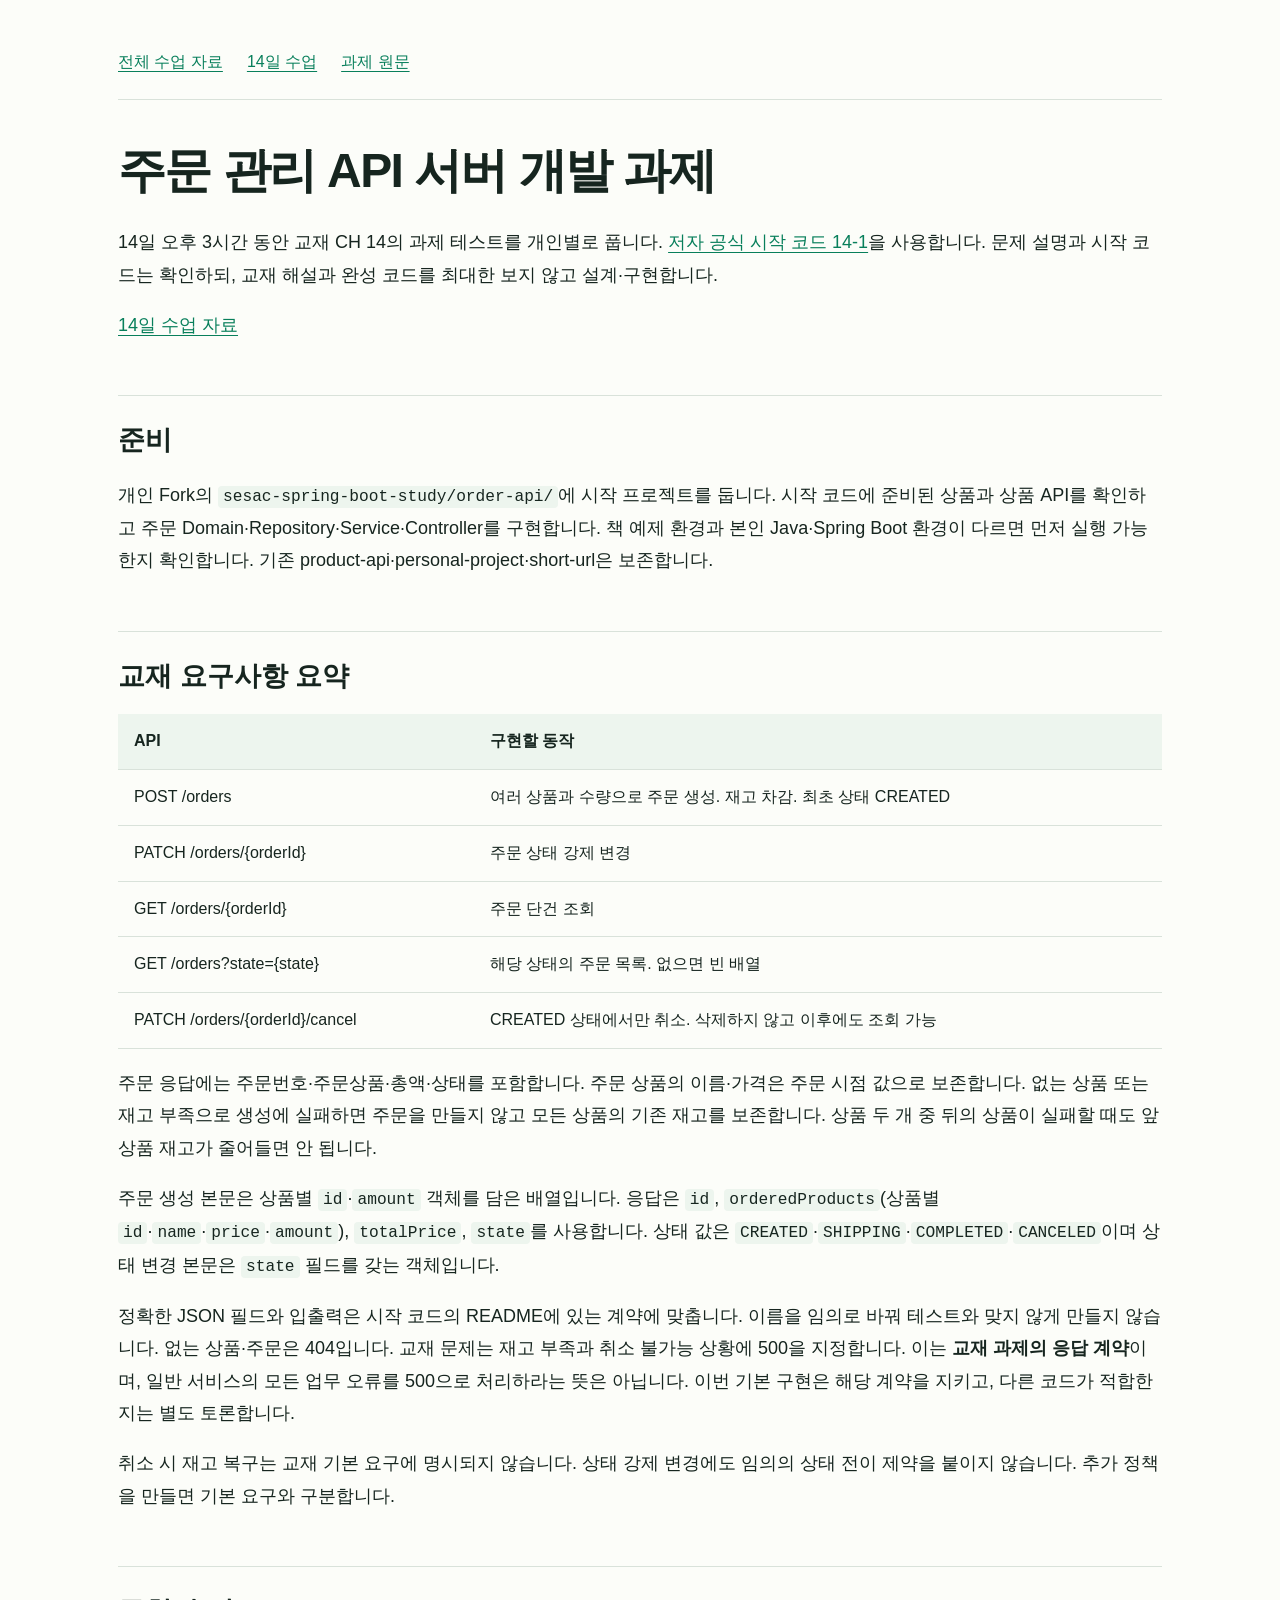
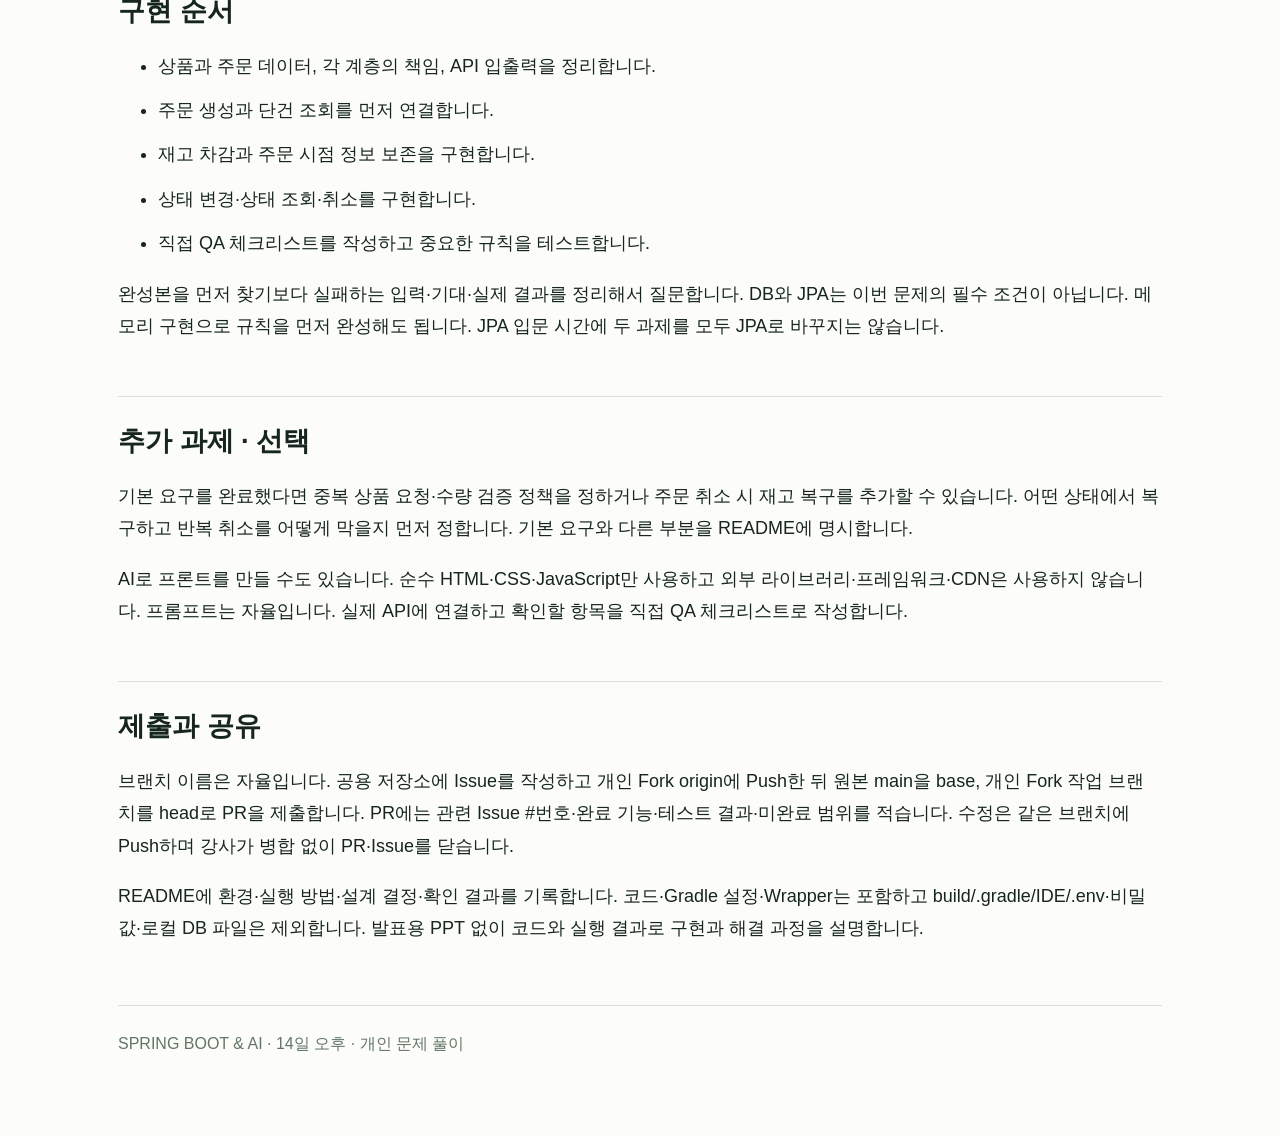
<file: assignments/order-api/index.html>
<!doctype html><html lang="ko"><head><meta charset="utf-8"><meta name="viewport" content="width=device-width,initial-scale=1"><title>주문 관리 API 개발 과제</title><style>*{box-sizing:border-box}html{scroll-behavior:smooth}body{margin:0;background:#fcfdf9;color:#16251f;font-family:-apple-system,BlinkMacSystemFont,"Apple SD Gothic Neo","Malgun Gothic",sans-serif;line-height:1.8}main{max-width:1100px;margin:auto;padding:48px 28px 80px}nav{display:flex;flex-wrap:wrap;gap:24px;padding-bottom:22px;border-bottom:1px solid #d9e2da}a{color:#087f5b;text-underline-offset:4px}h1{font-size:clamp(32px,5vw,48px);line-height:1.3;letter-spacing:-1.6px;margin:40px 0 24px}h2{font-size:27px;line-height:1.5;margin:54px 0 18px;padding-top:24px;border-top:1px solid #d9e2da}h3{font-size:21px}p,li{font-size:18px}li{margin:12px 0}code{background:#edf5ee;padding:2px 5px;border-radius:4px;font-size:.9em;overflow-wrap:anywhere}pre{padding:24px;border-radius:12px;background:#eaf1e9;white-space:pre-wrap;overflow-wrap:anywhere;line-height:1.7}pre code{padding:0;background:none}table{width:100%;border-collapse:collapse;font-size:16px;min-width:580px}th,td{text-align:left;padding:13px 16px;border-bottom:1px solid #d9e2da;vertical-align:top}th{background:#edf5ee}.table-wrap{overflow-x:auto}footer{margin-top:60px;padding-top:24px;border-top:1px solid #d9e2da;color:#627568}a:focus-visible{outline:3px solid #8bc1f7;outline-offset:5px}@media(max-width:600px){main{padding:28px 18px}p,li{font-size:16px}h2{font-size:23px}}</style></head><body><main><nav aria-label="자료 이동"><a href="../../">전체 수업 자료</a><a href="../../2026-11-14/">14일 수업</a><a href="./README.md">과제 원문</a></nav><h1>주문 관리 API 서버 개발 과제</h1>
<p>14일 오후 3시간 동안 교재 CH 14의 과제 테스트를 개인별로 풉니다. <a href="https://github.com/lleellee0/java-for-backend/tree/main/14-1">저자 공식 시작 코드 14-1</a>을 사용합니다. 문제 설명과 시작 코드는 확인하되, 교재 해설과 완성 코드를 최대한 보지 않고 설계·구현합니다.</p>
<p><a href="../../2026-11-14/">14일 수업 자료</a></p>
<h2>준비</h2>
<p>개인 Fork의 <code>sesac-spring-boot-study/order-api/</code>에 시작 프로젝트를 둡니다. 시작 코드에 준비된 상품과 상품 API를 확인하고 주문 Domain·Repository·Service·Controller를 구현합니다. 책 예제 환경과 본인 Java·Spring Boot 환경이 다르면 먼저 실행 가능한지 확인합니다. 기존 product-api·personal-project·short-url은 보존합니다.</p>
<h2>교재 요구사항 요약</h2>
<div class="table-wrap"><table>
<tr><th>API</th><th>구현할 동작</th></tr>
<tr><td>POST /orders</td><td>여러 상품과 수량으로 주문 생성. 재고 차감. 최초 상태 CREATED</td></tr>
<tr><td>PATCH /orders/{orderId}</td><td>주문 상태 강제 변경</td></tr>
<tr><td>GET /orders/{orderId}</td><td>주문 단건 조회</td></tr>
<tr><td>GET /orders?state={state}</td><td>해당 상태의 주문 목록. 없으면 빈 배열</td></tr>
<tr><td>PATCH /orders/{orderId}/cancel</td><td>CREATED 상태에서만 취소. 삭제하지 않고 이후에도 조회 가능</td></tr>
</table></div>
<p>주문 응답에는 주문번호·주문상품·총액·상태를 포함합니다. 주문 상품의 이름·가격은 주문 시점 값으로 보존합니다. 없는 상품 또는 재고 부족으로 생성에 실패하면 주문을 만들지 않고 모든 상품의 기존 재고를 보존합니다. 상품 두 개 중 뒤의 상품이 실패할 때도 앞 상품 재고가 줄어들면 안 됩니다.</p>
<p>주문 생성 본문은 상품별 <code>id</code>·<code>amount</code> 객체를 담은 배열입니다. 응답은 <code>id</code>, <code>orderedProducts</code>(상품별 <code>id</code>·<code>name</code>·<code>price</code>·<code>amount</code>), <code>totalPrice</code>, <code>state</code>를 사용합니다. 상태 값은 <code>CREATED</code>·<code>SHIPPING</code>·<code>COMPLETED</code>·<code>CANCELED</code>이며 상태 변경 본문은 <code>state</code> 필드를 갖는 객체입니다.</p>
<p>정확한 JSON 필드와 입출력은 시작 코드의 README에 있는 계약에 맞춥니다. 이름을 임의로 바꿔 테스트와 맞지 않게 만들지 않습니다. 없는 상품·주문은 404입니다. 교재 문제는 재고 부족과 취소 불가능 상황에 500을 지정합니다. 이는 <strong>교재 과제의 응답 계약</strong>이며, 일반 서비스의 모든 업무 오류를 500으로 처리하라는 뜻은 아닙니다. 이번 기본 구현은 해당 계약을 지키고, 다른 코드가 적합한지는 별도 토론합니다.</p>
<p>취소 시 재고 복구는 교재 기본 요구에 명시되지 않습니다. 상태 강제 변경에도 임의의 상태 전이 제약을 붙이지 않습니다. 추가 정책을 만들면 기본 요구와 구분합니다.</p>
<h2>구현 순서</h2>
<ul>
<li>상품과 주문 데이터, 각 계층의 책임, API 입출력을 정리합니다.</li>
<li>주문 생성과 단건 조회를 먼저 연결합니다.</li>
<li>재고 차감과 주문 시점 정보 보존을 구현합니다.</li>
<li>상태 변경·상태 조회·취소를 구현합니다.</li>
<li>직접 QA 체크리스트를 작성하고 중요한 규칙을 테스트합니다.</li>
</ul>
<p>완성본을 먼저 찾기보다 실패하는 입력·기대·실제 결과를 정리해서 질문합니다. DB와 JPA는 이번 문제의 필수 조건이 아닙니다. 메모리 구현으로 규칙을 먼저 완성해도 됩니다. JPA 입문 시간에 두 과제를 모두 JPA로 바꾸지는 않습니다.</p>
<h2>추가 과제 · 선택</h2>
<p>기본 요구를 완료했다면 중복 상품 요청·수량 검증 정책을 정하거나 주문 취소 시 재고 복구를 추가할 수 있습니다. 어떤 상태에서 복구하고 반복 취소를 어떻게 막을지 먼저 정합니다. 기본 요구와 다른 부분을 README에 명시합니다.</p>
<p>AI로 프론트를 만들 수도 있습니다. 순수 HTML·CSS·JavaScript만 사용하고 외부 라이브러리·프레임워크·CDN은 사용하지 않습니다. 프롬프트는 자율입니다. 실제 API에 연결하고 확인할 항목을 직접 QA 체크리스트로 작성합니다.</p>
<h2>제출과 공유</h2>
<p>브랜치 이름은 자율입니다. 공용 저장소에 Issue를 작성하고 개인 Fork origin에 Push한 뒤 원본 main을 base, 개인 Fork 작업 브랜치를 head로 PR을 제출합니다. PR에는 관련 Issue #번호·완료 기능·테스트 결과·미완료 범위를 적습니다. 수정은 같은 브랜치에 Push하며 강사가 병합 없이 PR·Issue를 닫습니다.</p>
<p>README에 환경·실행 방법·설계 결정·확인 결과를 기록합니다. 코드·Gradle 설정·Wrapper는 포함하고 build/.gradle/IDE/.env·비밀값·로컬 DB 파일은 제외합니다. 발표용 PPT 없이 코드와 실행 결과로 구현과 해결 과정을 설명합니다.</p><footer>SPRING BOOT &amp; AI · 14일 오후 · 개인 문제 풀이</footer></main></body></html>
</file>
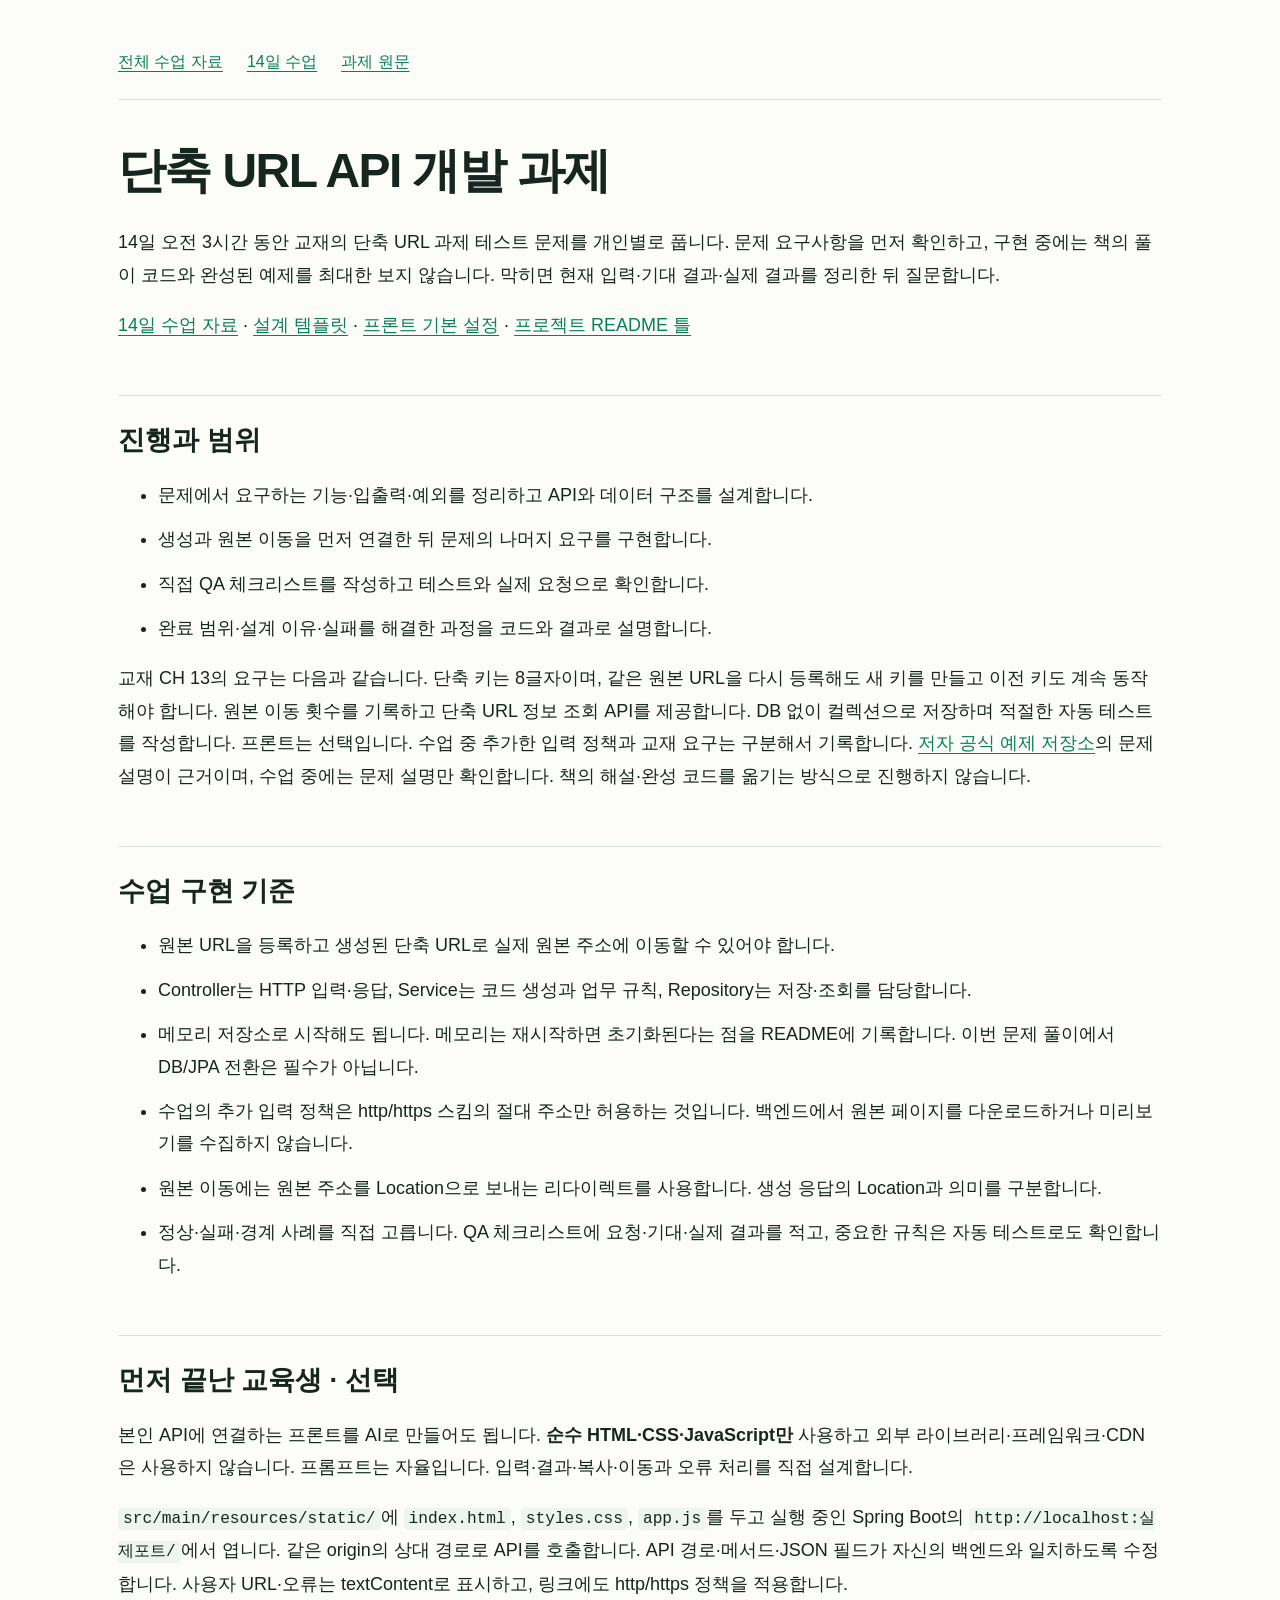
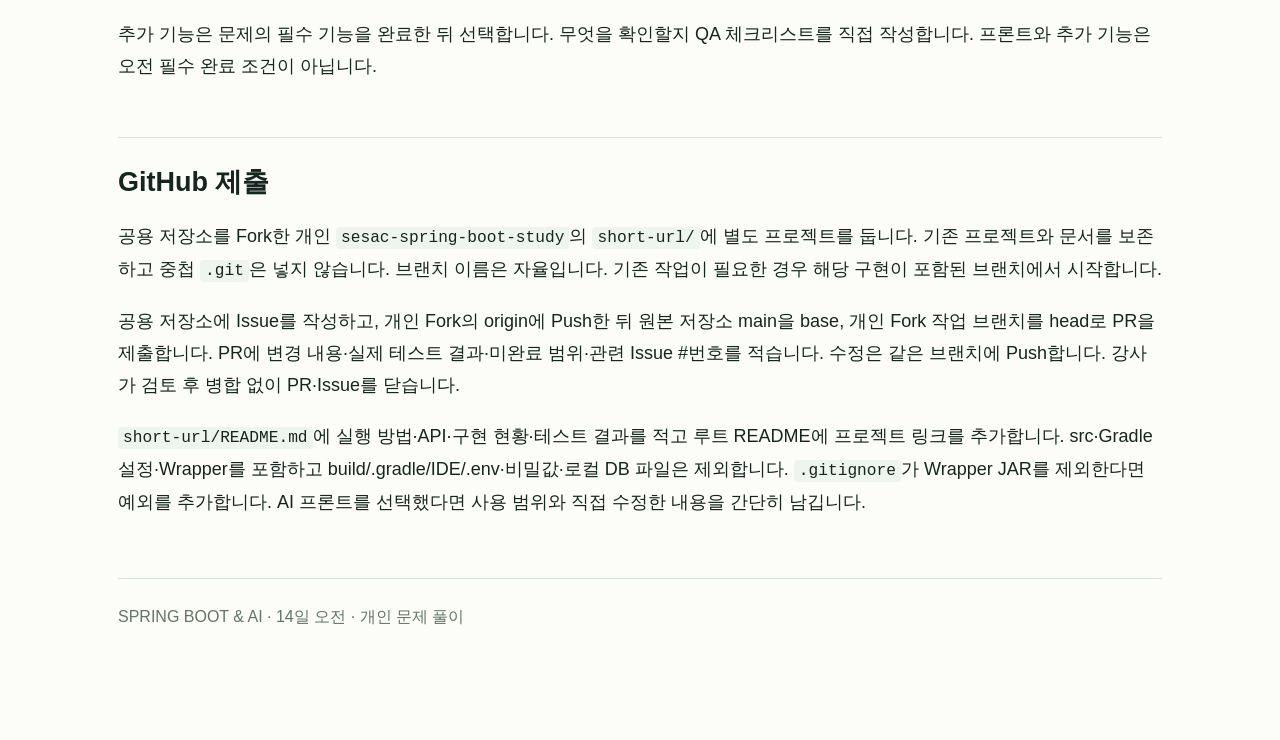
<file: assignments/short-url/index.html>
<!doctype html><html lang="ko"><head><meta charset="utf-8"><meta name="viewport" content="width=device-width,initial-scale=1"><title>단축 URL API 개발 과제</title><style>*{box-sizing:border-box}html{scroll-behavior:smooth}body{margin:0;background:#fcfdf9;color:#16251f;font-family:-apple-system,BlinkMacSystemFont,"Apple SD Gothic Neo","Malgun Gothic",sans-serif;line-height:1.8}main{max-width:1100px;margin:auto;padding:48px 28px 80px}nav{display:flex;flex-wrap:wrap;gap:24px;padding-bottom:22px;border-bottom:1px solid #d9e2da}a{color:#087f5b;text-underline-offset:4px}h1{font-size:clamp(32px,5vw,48px);line-height:1.3;letter-spacing:-1.6px;margin:40px 0 24px}h2{font-size:27px;line-height:1.5;margin:54px 0 18px;padding-top:24px;border-top:1px solid #d9e2da}h3{font-size:21px}p,li{font-size:18px}li{margin:12px 0}code{background:#edf5ee;padding:2px 5px;border-radius:4px;font-size:.9em;overflow-wrap:anywhere}pre{padding:24px;border-radius:12px;background:#eaf1e9;white-space:pre-wrap;overflow-wrap:anywhere;line-height:1.7}pre code{padding:0;background:none}table{width:100%;border-collapse:collapse;font-size:16px;min-width:580px}th,td{text-align:left;padding:13px 16px;border-bottom:1px solid #d9e2da;vertical-align:top}th{background:#edf5ee}.table-wrap{overflow-x:auto}footer{margin-top:60px;padding-top:24px;border-top:1px solid #d9e2da;color:#627568}a:focus-visible{outline:3px solid #8bc1f7;outline-offset:5px}@media(max-width:600px){main{padding:28px 18px}p,li{font-size:16px}h2{font-size:23px}}</style></head><body><main><nav aria-label="자료 이동"><a href="../../">전체 수업 자료</a><a href="../../2026-11-14/">14일 수업</a><a href="./README.md">과제 원문</a></nav><h1>단축 URL API 개발 과제</h1>
<p>14일 오전 3시간 동안 교재의 단축 URL 과제 테스트 문제를 개인별로 풉니다. 문제 요구사항을 먼저 확인하고, 구현 중에는 책의 풀이 코드와 완성된 예제를 최대한 보지 않습니다. 막히면 현재 입력·기대 결과·실제 결과를 정리한 뒤 질문합니다.</p>
<p><a href="../../2026-11-14/">14일 수업 자료</a> · <a href="./templates/design.md">설계 템플릿</a> · <a href="./templates/frontend-setup.md">프론트 기본 설정</a> · <a href="./templates/project-readme.md">프로젝트 README 틀</a></p>
<h2>진행과 범위</h2>
<ul>
<li>문제에서 요구하는 기능·입출력·예외를 정리하고 API와 데이터 구조를 설계합니다.</li>
<li>생성과 원본 이동을 먼저 연결한 뒤 문제의 나머지 요구를 구현합니다.</li>
<li>직접 QA 체크리스트를 작성하고 테스트와 실제 요청으로 확인합니다.</li>
<li>완료 범위·설계 이유·실패를 해결한 과정을 코드와 결과로 설명합니다.</li>
</ul>
<p>교재 CH 13의 요구는 다음과 같습니다. 단축 키는 8글자이며, 같은 원본 URL을 다시 등록해도 새 키를 만들고 이전 키도 계속 동작해야 합니다. 원본 이동 횟수를 기록하고 단축 URL 정보 조회 API를 제공합니다. DB 없이 컬렉션으로 저장하며 적절한 자동 테스트를 작성합니다. 프론트는 선택입니다. 수업 중 추가한 입력 정책과 교재 요구는 구분해서 기록합니다. <a href="https://github.com/lleellee0/java-for-backend">저자 공식 예제 저장소</a>의 문제 설명이 근거이며, 수업 중에는 문제 설명만 확인합니다. 책의 해설·완성 코드를 옮기는 방식으로 진행하지 않습니다.</p>
<h2>수업 구현 기준</h2>
<ul>
<li>원본 URL을 등록하고 생성된 단축 URL로 실제 원본 주소에 이동할 수 있어야 합니다.</li>
<li>Controller는 HTTP 입력·응답, Service는 코드 생성과 업무 규칙, Repository는 저장·조회를 담당합니다.</li>
<li>메모리 저장소로 시작해도 됩니다. 메모리는 재시작하면 초기화된다는 점을 README에 기록합니다. 이번 문제 풀이에서 DB/JPA 전환은 필수가 아닙니다.</li>
<li>수업의 추가 입력 정책은 http/https 스킴의 절대 주소만 허용하는 것입니다. 백엔드에서 원본 페이지를 다운로드하거나 미리보기를 수집하지 않습니다.</li>
<li>원본 이동에는 원본 주소를 Location으로 보내는 리다이렉트를 사용합니다. 생성 응답의 Location과 의미를 구분합니다.</li>
<li>정상·실패·경계 사례를 직접 고릅니다. QA 체크리스트에 요청·기대·실제 결과를 적고, 중요한 규칙은 자동 테스트로도 확인합니다.</li>
</ul>
<h2>먼저 끝난 교육생 · 선택</h2>
<p>본인 API에 연결하는 프론트를 AI로 만들어도 됩니다. <strong>순수 HTML·CSS·JavaScript만</strong> 사용하고 외부 라이브러리·프레임워크·CDN은 사용하지 않습니다. 프롬프트는 자율입니다. 입력·결과·복사·이동과 오류 처리를 직접 설계합니다.</p>
<p><code>src/main/resources/static/</code>에 <code>index.html</code>, <code>styles.css</code>, <code>app.js</code>를 두고 실행 중인 Spring Boot의 <code>http://localhost:실제포트/</code>에서 엽니다. 같은 origin의 상대 경로로 API를 호출합니다. API 경로·메서드·JSON 필드가 자신의 백엔드와 일치하도록 수정합니다. 사용자 URL·오류는 textContent로 표시하고, 링크에도 http/https 정책을 적용합니다.</p>
<p>추가 기능은 문제의 필수 기능을 완료한 뒤 선택합니다. 무엇을 확인할지 QA 체크리스트를 직접 작성합니다. 프론트와 추가 기능은 오전 필수 완료 조건이 아닙니다.</p>
<h2>GitHub 제출</h2>
<p>공용 저장소를 Fork한 개인 <code>sesac-spring-boot-study</code>의 <code>short-url/</code>에 별도 프로젝트를 둡니다. 기존 프로젝트와 문서를 보존하고 중첩 <code>.git</code>은 넣지 않습니다. 브랜치 이름은 자율입니다. 기존 작업이 필요한 경우 해당 구현이 포함된 브랜치에서 시작합니다.</p>
<p>공용 저장소에 Issue를 작성하고, 개인 Fork의 origin에 Push한 뒤 원본 저장소 main을 base, 개인 Fork 작업 브랜치를 head로 PR을 제출합니다. PR에 변경 내용·실제 테스트 결과·미완료 범위·관련 Issue #번호를 적습니다. 수정은 같은 브랜치에 Push합니다. 강사가 검토 후 병합 없이 PR·Issue를 닫습니다.</p>
<p><code>short-url/README.md</code>에 실행 방법·API·구현 현황·테스트 결과를 적고 루트 README에 프로젝트 링크를 추가합니다. src·Gradle 설정·Wrapper를 포함하고 build/.gradle/IDE/.env·비밀값·로컬 DB 파일은 제외합니다. <code>.gitignore</code>가 Wrapper JAR를 제외한다면 예외를 추가합니다. AI 프론트를 선택했다면 사용 범위와 직접 수정한 내용을 간단히 남깁니다.</p><footer>SPRING BOOT &amp; AI · 14일 오전 · 개인 문제 풀이</footer></main></body></html>
</file>
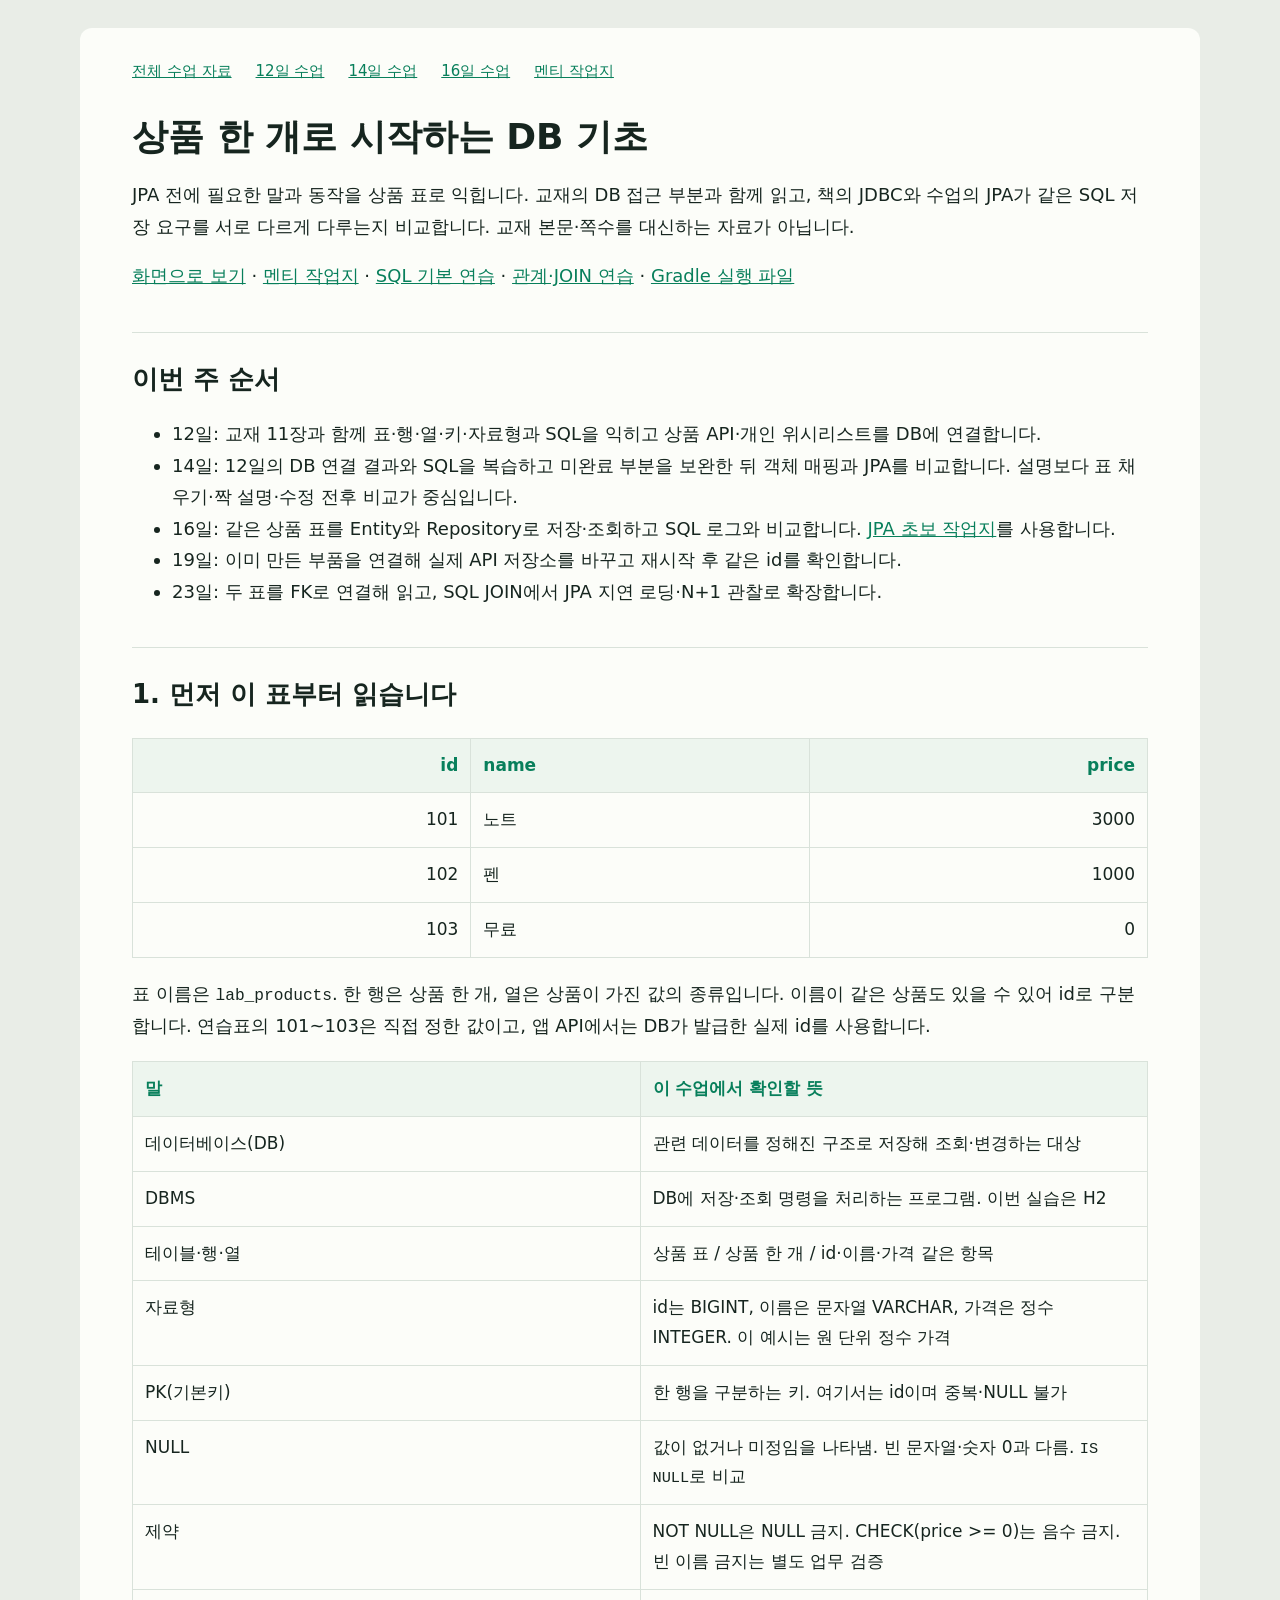
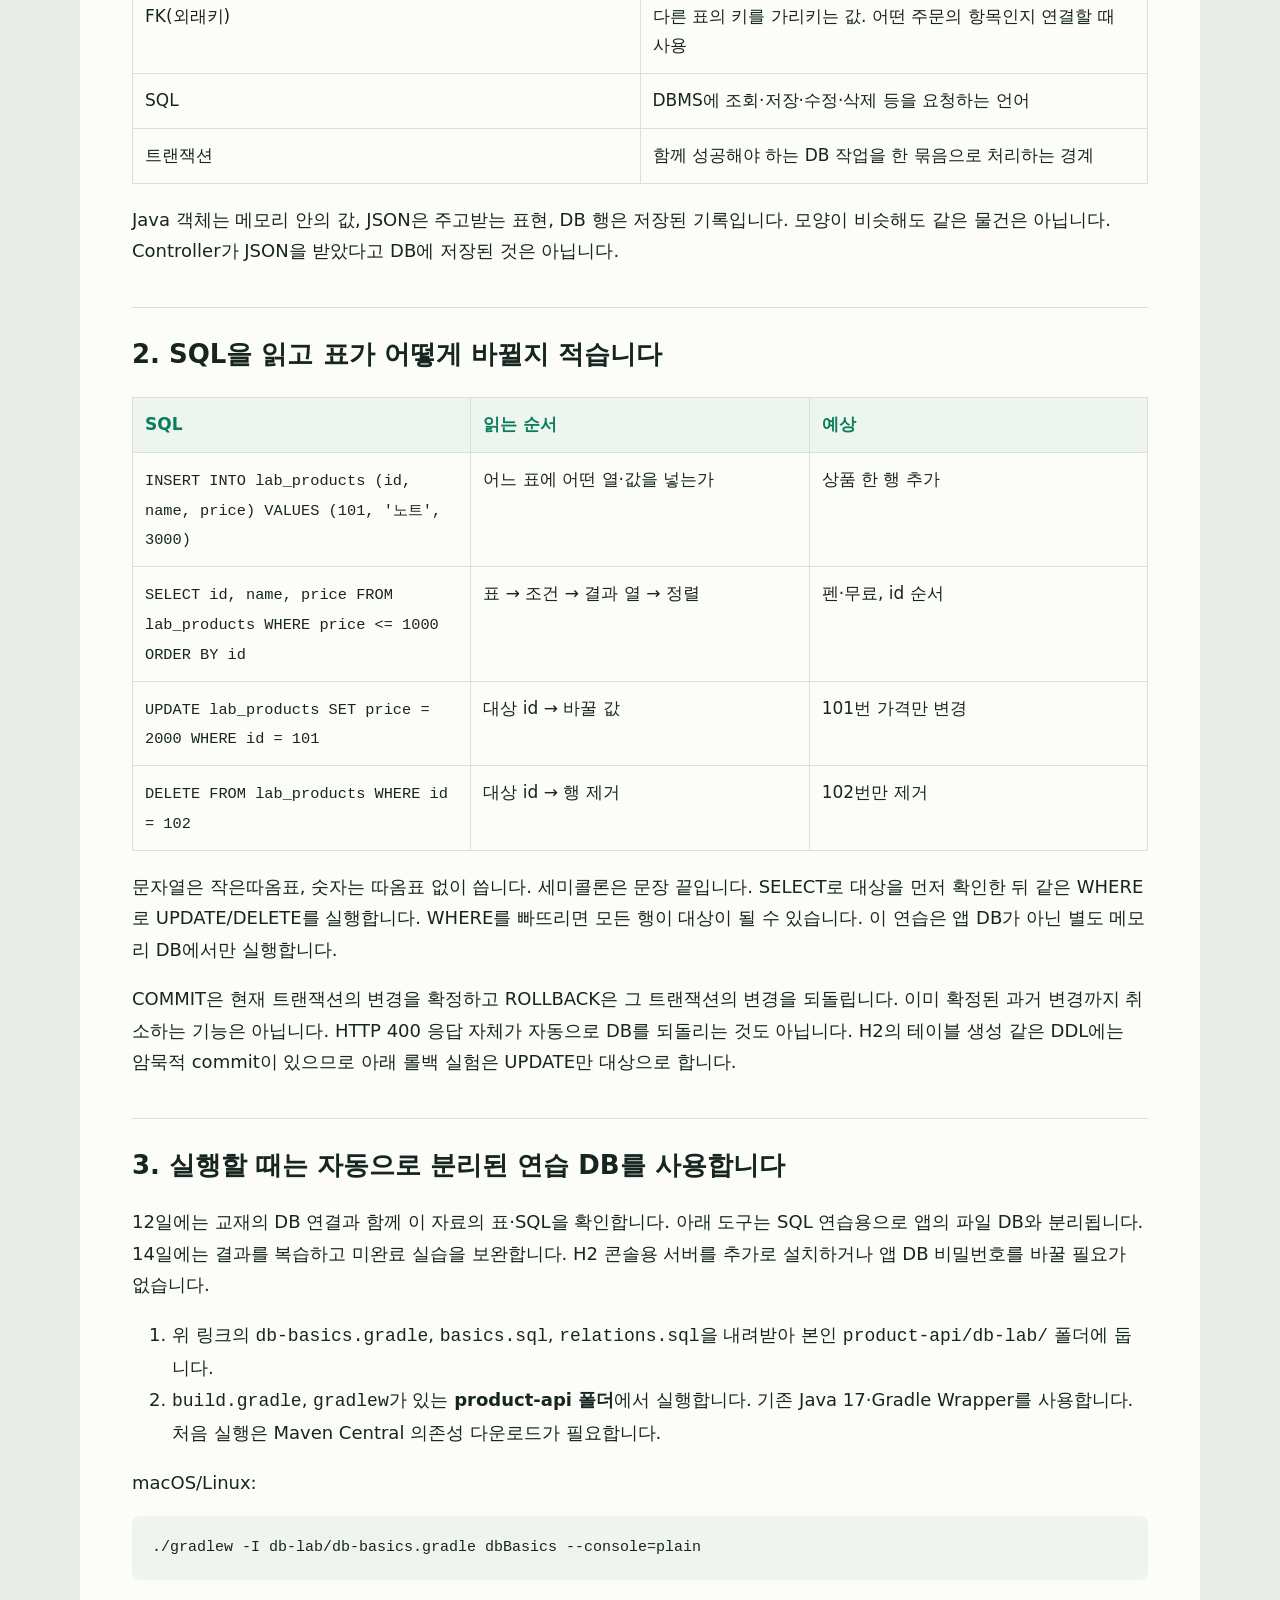
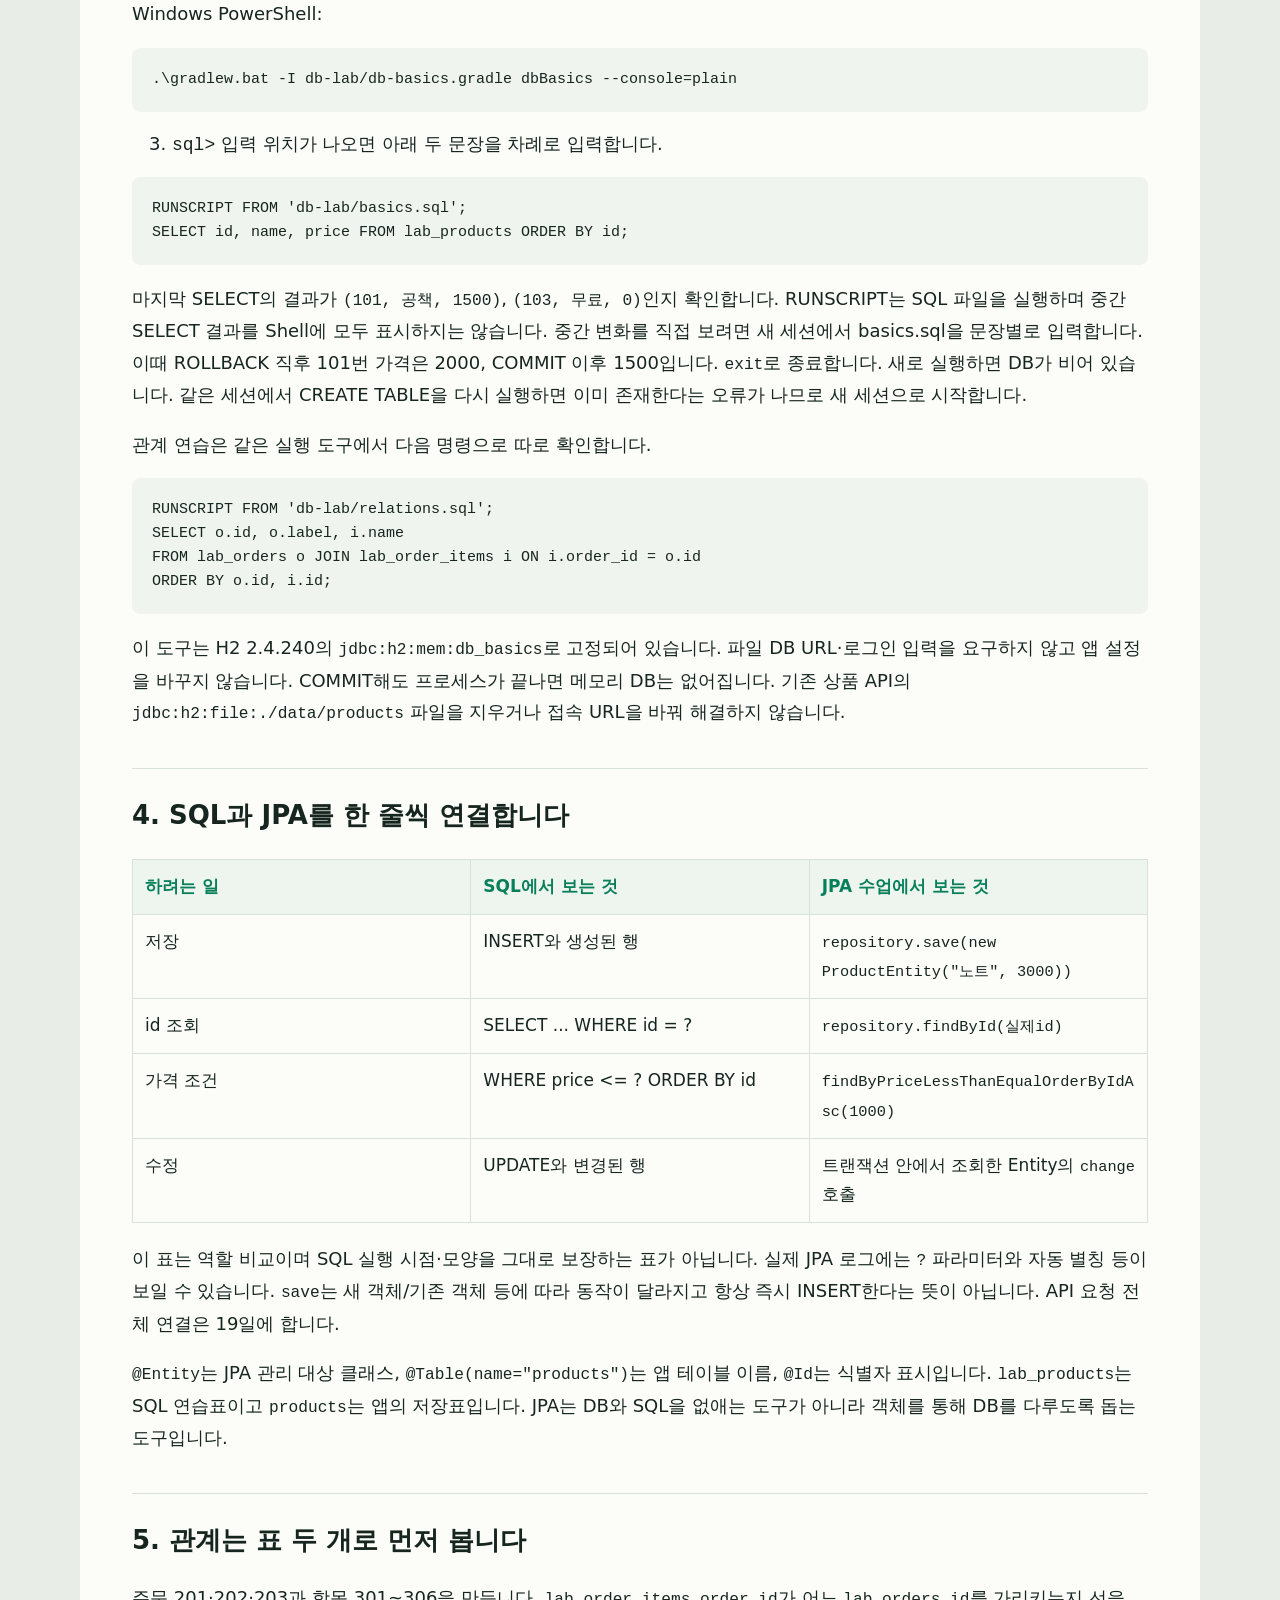
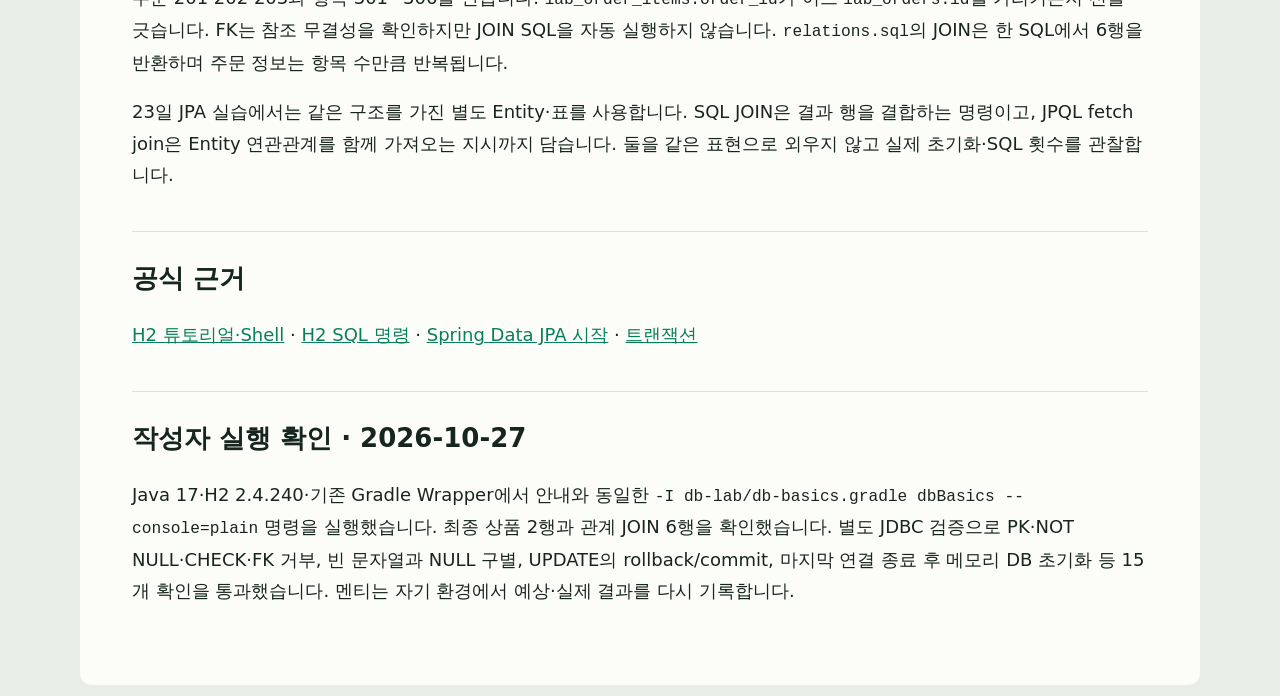
<file: shared/db-basics/index.html>
<!doctype html><html lang="ko"><head><meta charset="utf-8"><meta name="viewport" content="width=device-width,initial-scale=1"><title>상품 한 개로 시작하는 DB 기초</title><style>
:root{color-scheme:light;--ink:#16251f;--green:#087f5b;--line:#d9e2da}
*{box-sizing:border-box}body{margin:0;background:#e9ede7;color:var(--ink);font-family:system-ui,"Apple SD Gothic Neo","Malgun Gothic",sans-serif;line-height:1.75}
main{max-width:1120px;margin:28px auto;background:#fcfdf9;padding:30px 52px 60px;border-radius:12px}
nav{display:flex;gap:24px;flex-wrap:wrap;font-size:15px}a{color:var(--green);overflow-wrap:anywhere}a:focus-visible{outline:3px solid #72aee6;outline-offset:3px}
h1{font-size:36px;line-height:1.3;margin:30px 0 16px}h2{font-size:26px;margin:40px 0 15px;border-top:1px solid var(--line);padding-top:24px}
p,li{font-size:18px}table{width:100%;border-collapse:collapse;font-size:17px;margin:20px 0;table-layout:fixed}th,td{text-align:left;vertical-align:top;padding:12px;border:1px solid var(--line);overflow-wrap:anywhere}th{color:var(--green);background:#edf5ee}
pre{padding:20px;background:#f0f4ee;border-radius:8px;overflow-x:auto;font-size:15px;line-height:1.6}code{font-family:Consolas,"SFMono-Regular",monospace;overflow-wrap:anywhere}p code,td code{font-size:.9em}
@media(max-width:650px){main{margin:0;padding:20px 16px;border-radius:0}h1{font-size:28px}h2{font-size:22px}p,li{font-size:16px}table{font-size:14px}th,td{padding:8px}pre{padding:12px;font-size:13px}}
</style></head><body><main><nav aria-label="자료 이동"><a href="../../">전체 수업 자료</a><a href="../../2026-11-12/">12일 수업</a><a href="../../2026-11-14/">14일 수업</a><a href="../../2026-11-16/">16일 수업</a><a href="STUDENT-WORKSHEET.md">멘티 작업지</a></nav><h1>상품 한 개로 시작하는 DB 기초</h1>
<p>JPA 전에 필요한 말과 동작을 상품 표로 익힙니다. 교재의 DB 접근 부분과 함께 읽고, 책의 JDBC와 수업의 JPA가 같은 SQL 저장 요구를 서로 다르게 다루는지 비교합니다. 교재 본문·쪽수를 대신하는 자료가 아닙니다.</p>
<p><a href="index.html">화면으로 보기</a> · <a href="STUDENT-WORKSHEET.md">멘티 작업지</a> · <a href="basics.sql">SQL 기본 연습</a> · <a href="relations.sql">관계·JOIN 연습</a> · <a href="db-basics.gradle">Gradle 실행 파일</a></p>
<h2>이번 주 순서</h2>
<ul>
<li>12일: 교재 11장과 함께 표·행·열·키·자료형과 SQL을 익히고 상품 API·개인 위시리스트를 DB에 연결합니다.</li>
<li>14일: 12일의 DB 연결 결과와 SQL을 복습하고 미완료 부분을 보완한 뒤 객체 매핑과 JPA를 비교합니다. 설명보다 표 채우기·짝 설명·수정 전후 비교가 중심입니다.</li>
<li>16일: 같은 상품 표를 Entity와 Repository로 저장·조회하고 SQL 로그와 비교합니다. <a href="../../2026-11-16/BEGINNER-WORKSHEET.md">JPA 초보 작업지</a>를 사용합니다.</li>
<li>19일: 이미 만든 부품을 연결해 실제 API 저장소를 바꾸고 재시작 후 같은 id를 확인합니다.</li>
<li>23일: 두 표를 FK로 연결해 읽고, SQL JOIN에서 JPA 지연 로딩·N+1 관찰로 확장합니다.</li>
</ul>
<h2>1. 먼저 이 표부터 읽습니다</h2>
<table>
<thead>
<tr>
<th style="text-align:right">id</th>
<th>name</th>
<th style="text-align:right">price</th>
</tr>
</thead>
<tbody>
<tr>
<td style="text-align:right">101</td>
<td>노트</td>
<td style="text-align:right">3000</td>
</tr>
<tr>
<td style="text-align:right">102</td>
<td>펜</td>
<td style="text-align:right">1000</td>
</tr>
<tr>
<td style="text-align:right">103</td>
<td>무료</td>
<td style="text-align:right">0</td>
</tr>
</tbody>
</table>
<p>표 이름은 <code>lab_products</code>. 한 행은 상품 한 개, 열은 상품이 가진 값의 종류입니다. 이름이 같은 상품도 있을 수 있어 id로 구분합니다. 연습표의 101~103은 직접 정한 값이고, 앱 API에서는 DB가 발급한 실제 id를 사용합니다.</p>
<table>
<thead>
<tr>
<th>말</th>
<th>이 수업에서 확인할 뜻</th>
</tr>
</thead>
<tbody>
<tr>
<td>데이터베이스(DB)</td>
<td>관련 데이터를 정해진 구조로 저장해 조회·변경하는 대상</td>
</tr>
<tr>
<td>DBMS</td>
<td>DB에 저장·조회 명령을 처리하는 프로그램. 이번 실습은 H2</td>
</tr>
<tr>
<td>테이블·행·열</td>
<td>상품 표 / 상품 한 개 / id·이름·가격 같은 항목</td>
</tr>
<tr>
<td>자료형</td>
<td>id는 BIGINT, 이름은 문자열 VARCHAR, 가격은 정수 INTEGER. 이 예시는 원 단위 정수 가격</td>
</tr>
<tr>
<td>PK(기본키)</td>
<td>한 행을 구분하는 키. 여기서는 id이며 중복·NULL 불가</td>
</tr>
<tr>
<td>NULL</td>
<td>값이 없거나 미정임을 나타냄. 빈 문자열·숫자 0과 다름. <code>IS NULL</code>로 비교</td>
</tr>
<tr>
<td>제약</td>
<td>NOT NULL은 NULL 금지. CHECK(price &gt;= 0)는 음수 금지. 빈 이름 금지는 별도 업무 검증</td>
</tr>
<tr>
<td>FK(외래키)</td>
<td>다른 표의 키를 가리키는 값. 어떤 주문의 항목인지 연결할 때 사용</td>
</tr>
<tr>
<td>SQL</td>
<td>DBMS에 조회·저장·수정·삭제 등을 요청하는 언어</td>
</tr>
<tr>
<td>트랜잭션</td>
<td>함께 성공해야 하는 DB 작업을 한 묶음으로 처리하는 경계</td>
</tr>
</tbody>
</table>
<p>Java 객체는 메모리 안의 값, JSON은 주고받는 표현, DB 행은 저장된 기록입니다. 모양이 비슷해도 같은 물건은 아닙니다. Controller가 JSON을 받았다고 DB에 저장된 것은 아닙니다.</p>
<h2>2. SQL을 읽고 표가 어떻게 바뀔지 적습니다</h2>
<table>
<thead>
<tr>
<th>SQL</th>
<th>읽는 순서</th>
<th>예상</th>
</tr>
</thead>
<tbody>
<tr>
<td><code>INSERT INTO lab_products (id, name, price) VALUES (101, '노트', 3000)</code></td>
<td>어느 표에 어떤 열·값을 넣는가</td>
<td>상품 한 행 추가</td>
</tr>
<tr>
<td><code>SELECT id, name, price FROM lab_products WHERE price &lt;= 1000 ORDER BY id</code></td>
<td>표 → 조건 → 결과 열 → 정렬</td>
<td>펜·무료, id 순서</td>
</tr>
<tr>
<td><code>UPDATE lab_products SET price = 2000 WHERE id = 101</code></td>
<td>대상 id → 바꿀 값</td>
<td>101번 가격만 변경</td>
</tr>
<tr>
<td><code>DELETE FROM lab_products WHERE id = 102</code></td>
<td>대상 id → 행 제거</td>
<td>102번만 제거</td>
</tr>
</tbody>
</table>
<p>문자열은 작은따옴표, 숫자는 따옴표 없이 씁니다. 세미콜론은 문장 끝입니다. SELECT로 대상을 먼저 확인한 뒤 같은 WHERE로 UPDATE/DELETE를 실행합니다. WHERE를 빠뜨리면 모든 행이 대상이 될 수 있습니다. 이 연습은 앱 DB가 아닌 별도 메모리 DB에서만 실행합니다.</p>
<p>COMMIT은 현재 트랜잭션의 변경을 확정하고 ROLLBACK은 그 트랜잭션의 변경을 되돌립니다. 이미 확정된 과거 변경까지 취소하는 기능은 아닙니다. HTTP 400 응답 자체가 자동으로 DB를 되돌리는 것도 아닙니다. H2의 테이블 생성 같은 DDL에는 암묵적 commit이 있으므로 아래 롤백 실험은 UPDATE만 대상으로 합니다.</p>
<h2>3. 실행할 때는 자동으로 분리된 연습 DB를 사용합니다</h2>
<p>12일에는 교재의 DB 연결과 함께 이 자료의 표·SQL을 확인합니다. 아래 도구는 SQL 연습용으로 앱의 파일 DB와 분리됩니다. 14일에는 결과를 복습하고 미완료 실습을 보완합니다. H2 콘솔용 서버를 추가로 설치하거나 앱 DB 비밀번호를 바꿀 필요가 없습니다.</p>
<ol>
<li>위 링크의 <code>db-basics.gradle</code>, <code>basics.sql</code>, <code>relations.sql</code>을 내려받아 본인 <code>product-api/db-lab/</code> 폴더에 둡니다.</li>
<li><code>build.gradle</code>, <code>gradlew</code>가 있는 <strong>product-api 폴더</strong>에서 실행합니다. 기존 Java 17·Gradle Wrapper를 사용합니다. 처음 실행은 Maven Central 의존성 다운로드가 필요합니다.</li>
</ol>
<p>macOS/Linux:</p>
<pre><code class="language-sh">./gradlew -I db-lab/db-basics.gradle dbBasics --console=plain
</code></pre>
<p>Windows PowerShell:</p>
<pre><code class="language-powershell">.\gradlew.bat -I db-lab/db-basics.gradle dbBasics --console=plain
</code></pre>
<ol start="3">
<li><code>sql&gt;</code> 입력 위치가 나오면 아래 두 문장을 차례로 입력합니다.</li>
</ol>
<pre><code class="language-sql">RUNSCRIPT FROM 'db-lab/basics.sql';
SELECT id, name, price FROM lab_products ORDER BY id;
</code></pre>
<p>마지막 SELECT의 결과가 <code>(101, 공책, 1500)</code>, <code>(103, 무료, 0)</code>인지 확인합니다. RUNSCRIPT는 SQL 파일을 실행하며 중간 SELECT 결과를 Shell에 모두 표시하지는 않습니다. 중간 변화를 직접 보려면 새 세션에서 basics.sql을 문장별로 입력합니다. 이때 ROLLBACK 직후 101번 가격은 2000, COMMIT 이후 1500입니다. <code>exit</code>로 종료합니다. 새로 실행하면 DB가 비어 있습니다. 같은 세션에서 CREATE TABLE을 다시 실행하면 이미 존재한다는 오류가 나므로 새 세션으로 시작합니다.</p>
<p>관계 연습은 같은 실행 도구에서 다음 명령으로 따로 확인합니다.</p>
<pre><code class="language-sql">RUNSCRIPT FROM 'db-lab/relations.sql';
SELECT o.id, o.label, i.name
FROM lab_orders o JOIN lab_order_items i ON i.order_id = o.id
ORDER BY o.id, i.id;
</code></pre>
<p>이 도구는 H2 2.4.240의 <code>jdbc:h2:mem:db_basics</code>로 고정되어 있습니다. 파일 DB URL·로그인 입력을 요구하지 않고 앱 설정을 바꾸지 않습니다. COMMIT해도 프로세스가 끝나면 메모리 DB는 없어집니다. 기존 상품 API의 <code>jdbc:h2:file:./data/products</code> 파일을 지우거나 접속 URL을 바꿔 해결하지 않습니다.</p>
<h2>4. SQL과 JPA를 한 줄씩 연결합니다</h2>
<table>
<thead>
<tr>
<th>하려는 일</th>
<th>SQL에서 보는 것</th>
<th>JPA 수업에서 보는 것</th>
</tr>
</thead>
<tbody>
<tr>
<td>저장</td>
<td>INSERT와 생성된 행</td>
<td><code>repository.save(new ProductEntity(&quot;노트&quot;, 3000))</code></td>
</tr>
<tr>
<td>id 조회</td>
<td>SELECT ... WHERE id = ?</td>
<td><code>repository.findById(실제id)</code></td>
</tr>
<tr>
<td>가격 조건</td>
<td>WHERE price &lt;= ? ORDER BY id</td>
<td><code>findByPriceLessThanEqualOrderByIdAsc(1000)</code></td>
</tr>
<tr>
<td>수정</td>
<td>UPDATE와 변경된 행</td>
<td>트랜잭션 안에서 조회한 Entity의 <code>change</code> 호출</td>
</tr>
</tbody>
</table>
<p>이 표는 역할 비교이며 SQL 실행 시점·모양을 그대로 보장하는 표가 아닙니다. 실제 JPA 로그에는 <code>?</code> 파라미터와 자동 별칭 등이 보일 수 있습니다. <code>save</code>는 새 객체/기존 객체 등에 따라 동작이 달라지고 항상 즉시 INSERT한다는 뜻이 아닙니다. API 요청 전체 연결은 19일에 합니다.</p>
<p><code>@Entity</code>는 JPA 관리 대상 클래스, <code>@Table(name=&quot;products&quot;)</code>는 앱 테이블 이름, <code>@Id</code>는 식별자 표시입니다. <code>lab_products</code>는 SQL 연습표이고 <code>products</code>는 앱의 저장표입니다. JPA는 DB와 SQL을 없애는 도구가 아니라 객체를 통해 DB를 다루도록 돕는 도구입니다.</p>
<h2>5. 관계는 표 두 개로 먼저 봅니다</h2>
<p>주문 201·202·203과 항목 301~306을 만듭니다. <code>lab_order_items.order_id</code>가 어느 <code>lab_orders.id</code>를 가리키는지 선을 긋습니다. FK는 참조 무결성을 확인하지만 JOIN SQL을 자동 실행하지 않습니다. <code>relations.sql</code>의 JOIN은 한 SQL에서 6행을 반환하며 주문 정보는 항목 수만큼 반복됩니다.</p>
<p>23일 JPA 실습에서는 같은 구조를 가진 별도 Entity·표를 사용합니다. SQL JOIN은 결과 행을 결합하는 명령이고, JPQL fetch join은 Entity 연관관계를 함께 가져오는 지시까지 담습니다. 둘을 같은 표현으로 외우지 않고 실제 초기화·SQL 횟수를 관찰합니다.</p>
<h2>공식 근거</h2>
<p><a href="https://www.h2database.com/html/tutorial.html">H2 튜토리얼·Shell</a> · <a href="https://www.h2database.com/html/commands.html">H2 SQL 명령</a> · <a href="https://docs.spring.io/spring-data/jpa/reference/jpa/getting-started.html">Spring Data JPA 시작</a> · <a href="https://docs.spring.io/spring-data/jpa/reference/jpa/transactions.html">트랜잭션</a></p>
<h2>작성자 실행 확인 · 2026-10-27</h2>
<p>Java 17·H2 2.4.240·기존 Gradle Wrapper에서 안내와 동일한 <code>-I db-lab/db-basics.gradle dbBasics --console=plain</code> 명령을 실행했습니다. 최종 상품 2행과 관계 JOIN 6행을 확인했습니다. 별도 JDBC 검증으로 PK·NOT NULL·CHECK·FK 거부, 빈 문자열과 NULL 구별, UPDATE의 rollback/commit, 마지막 연결 종료 후 메모리 DB 초기화 등 15개 확인을 통과했습니다. 멘티는 자기 환경에서 예상·실제 결과를 다시 기록합니다.</p>
</main></body></html>
</file>
